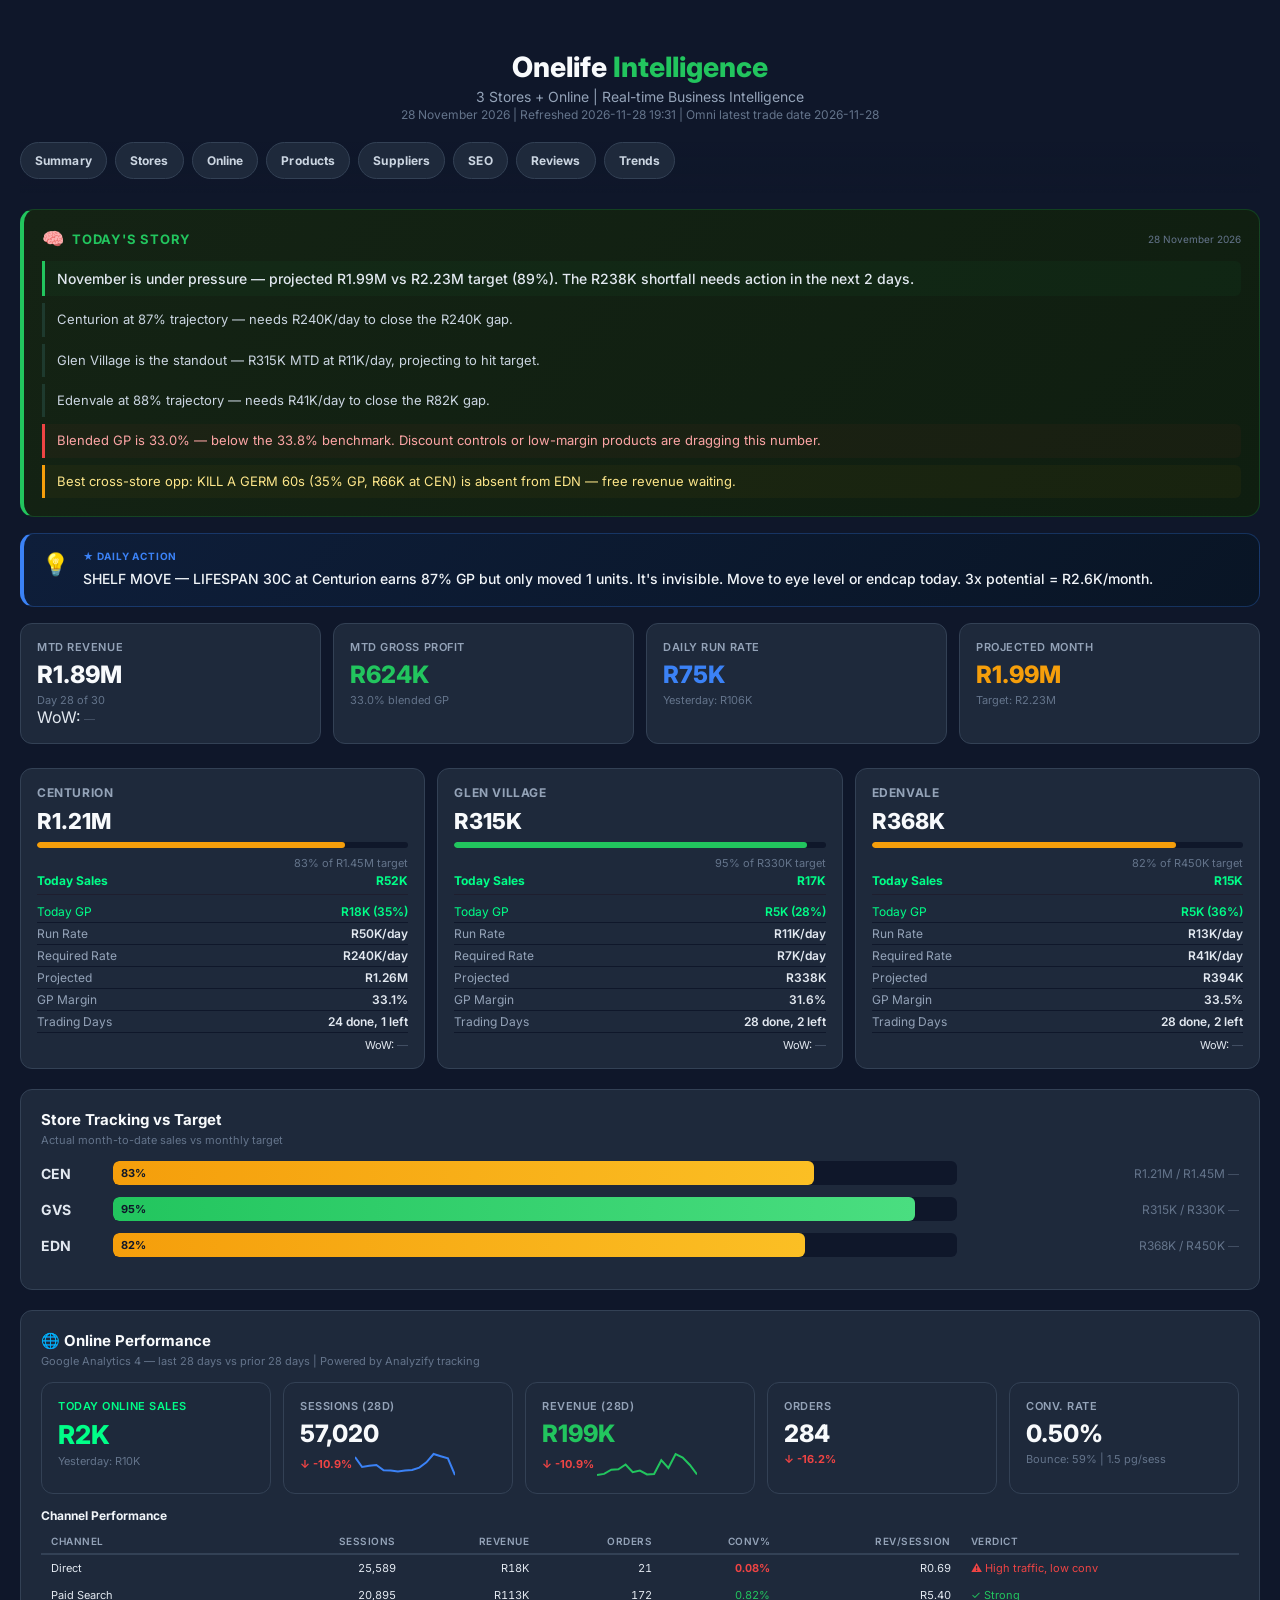
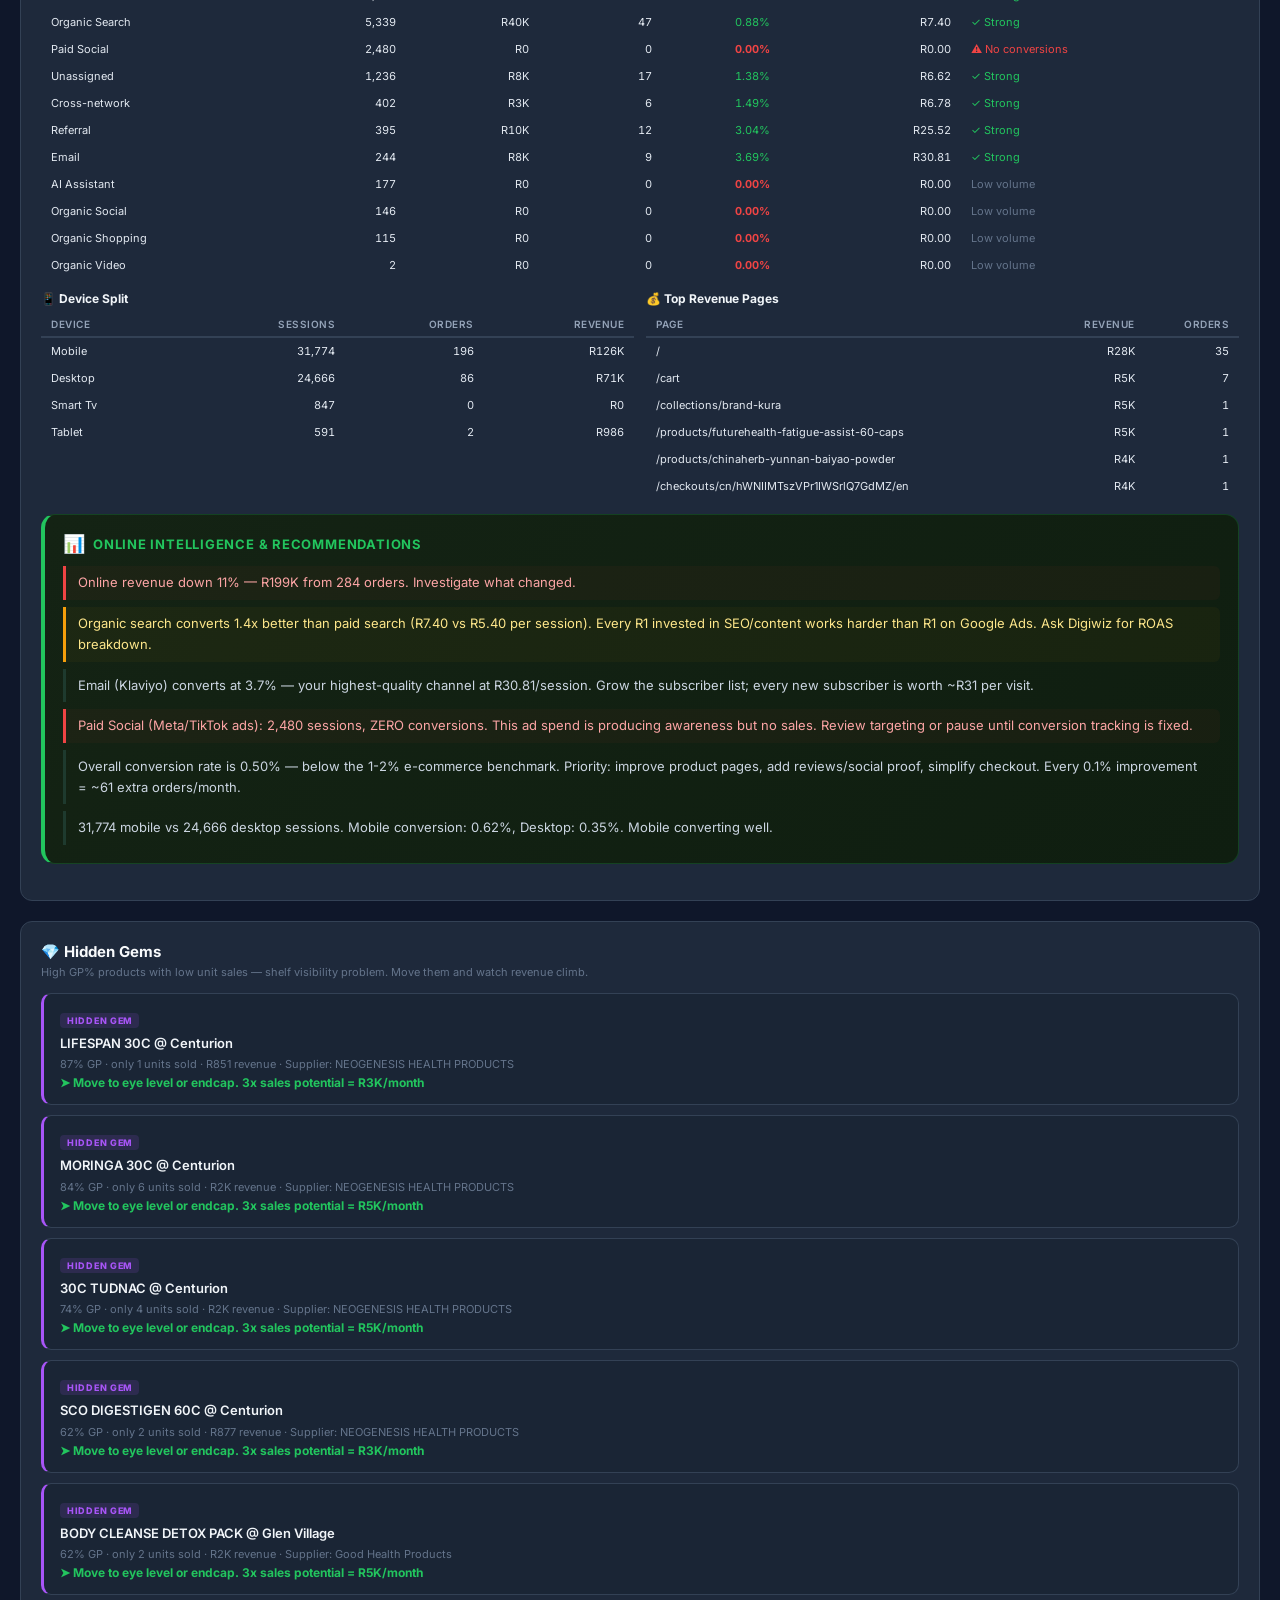
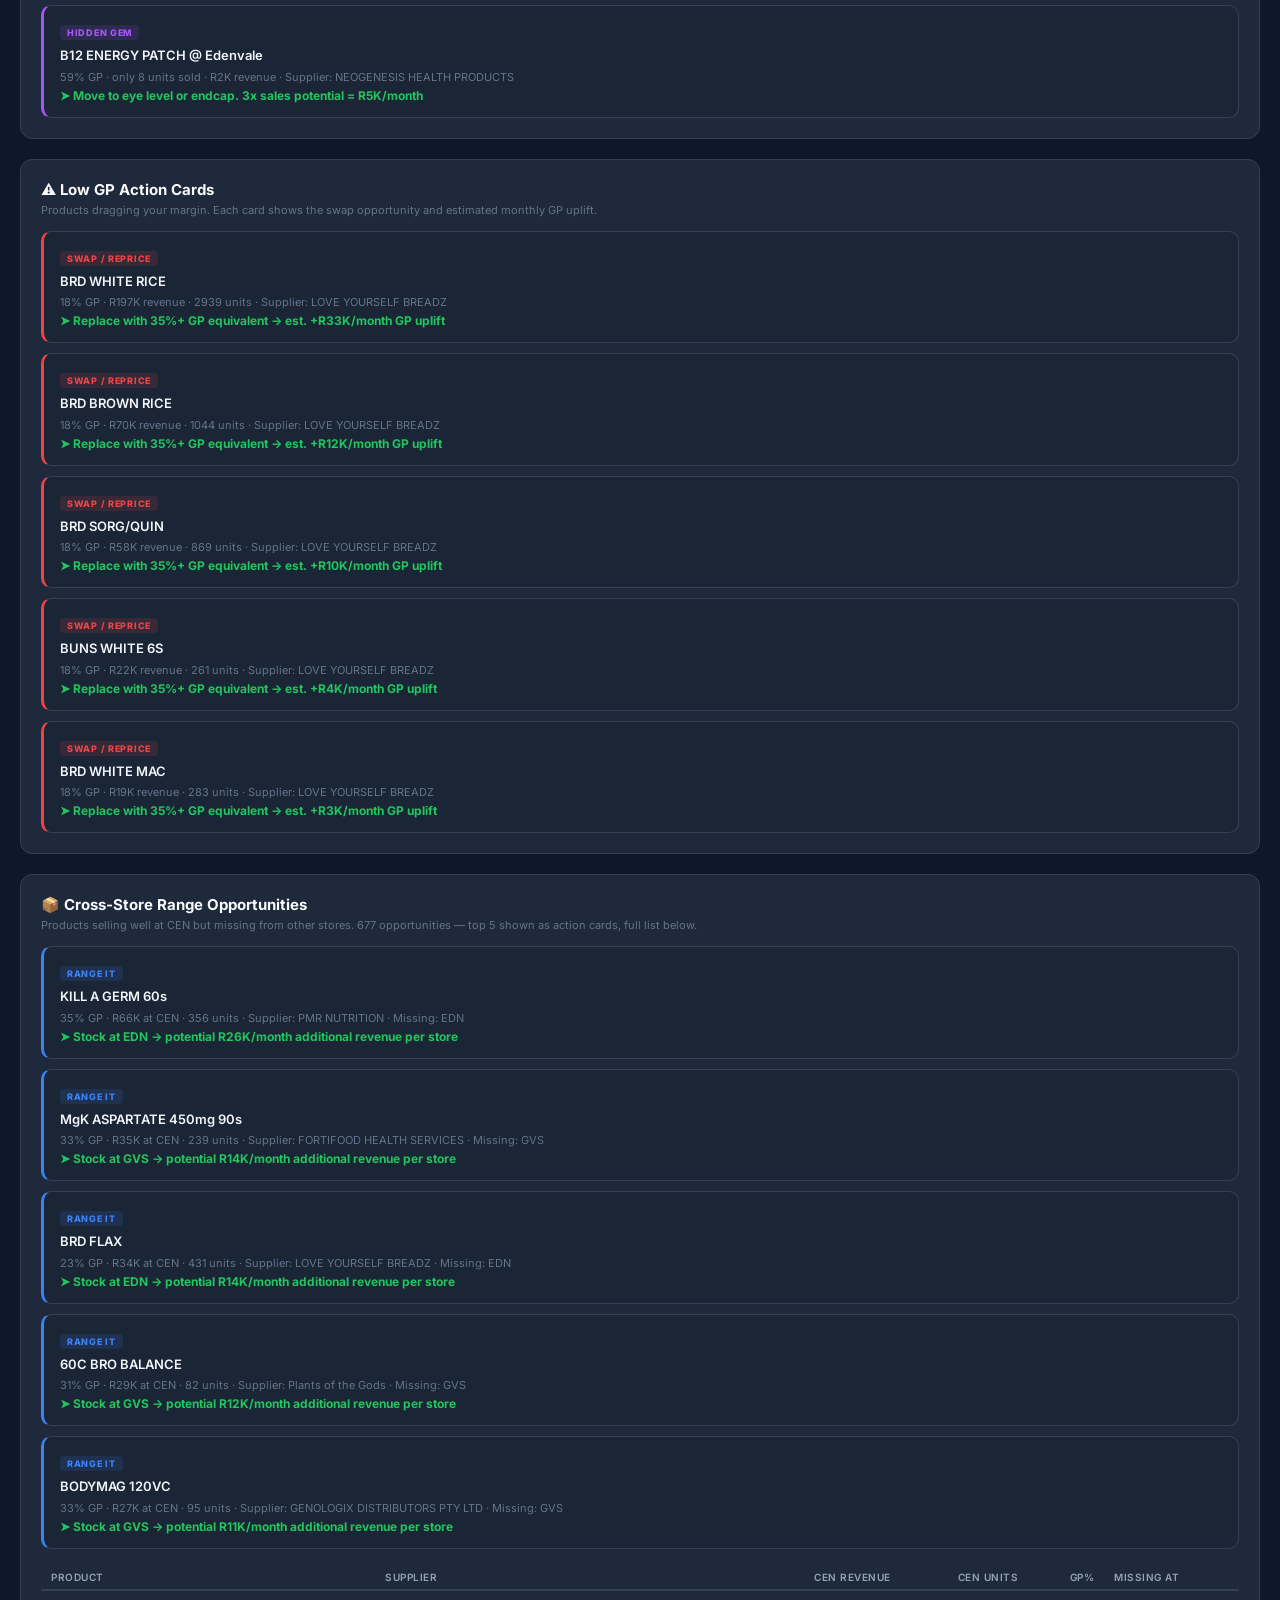
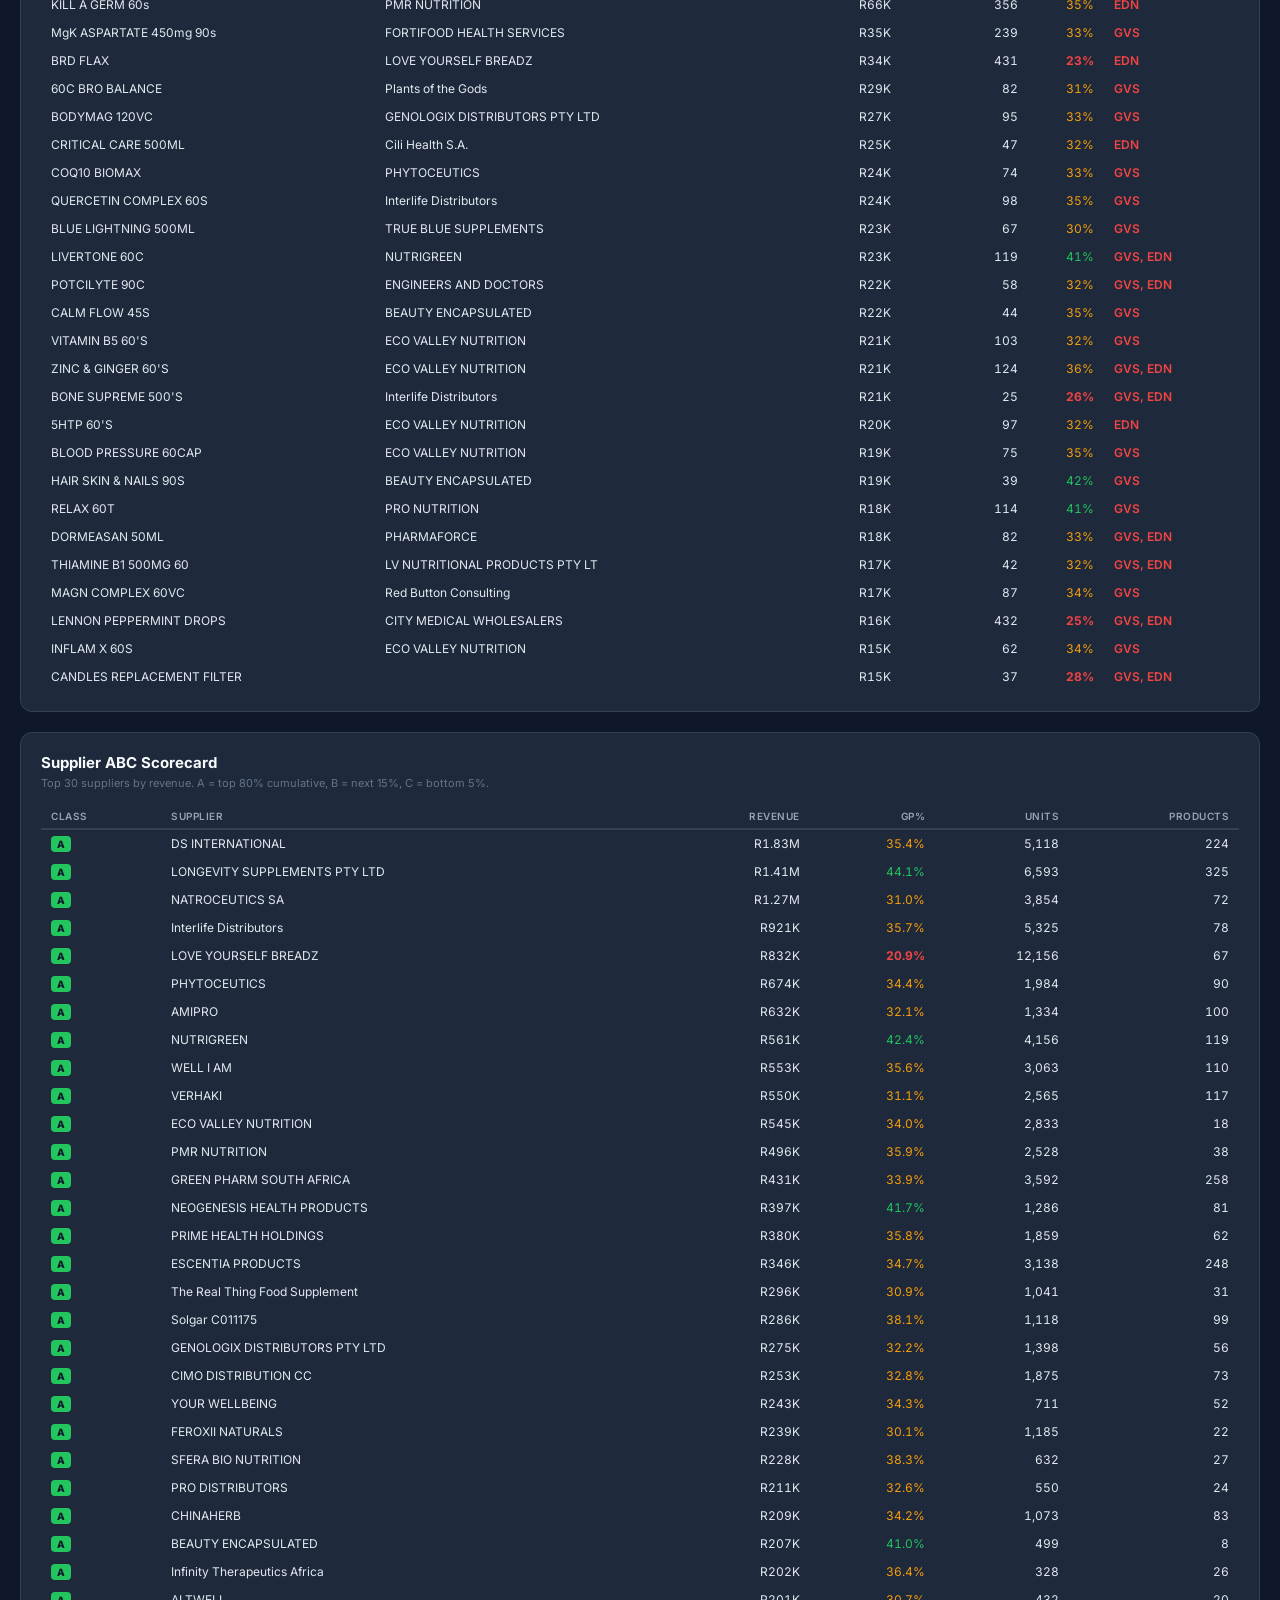
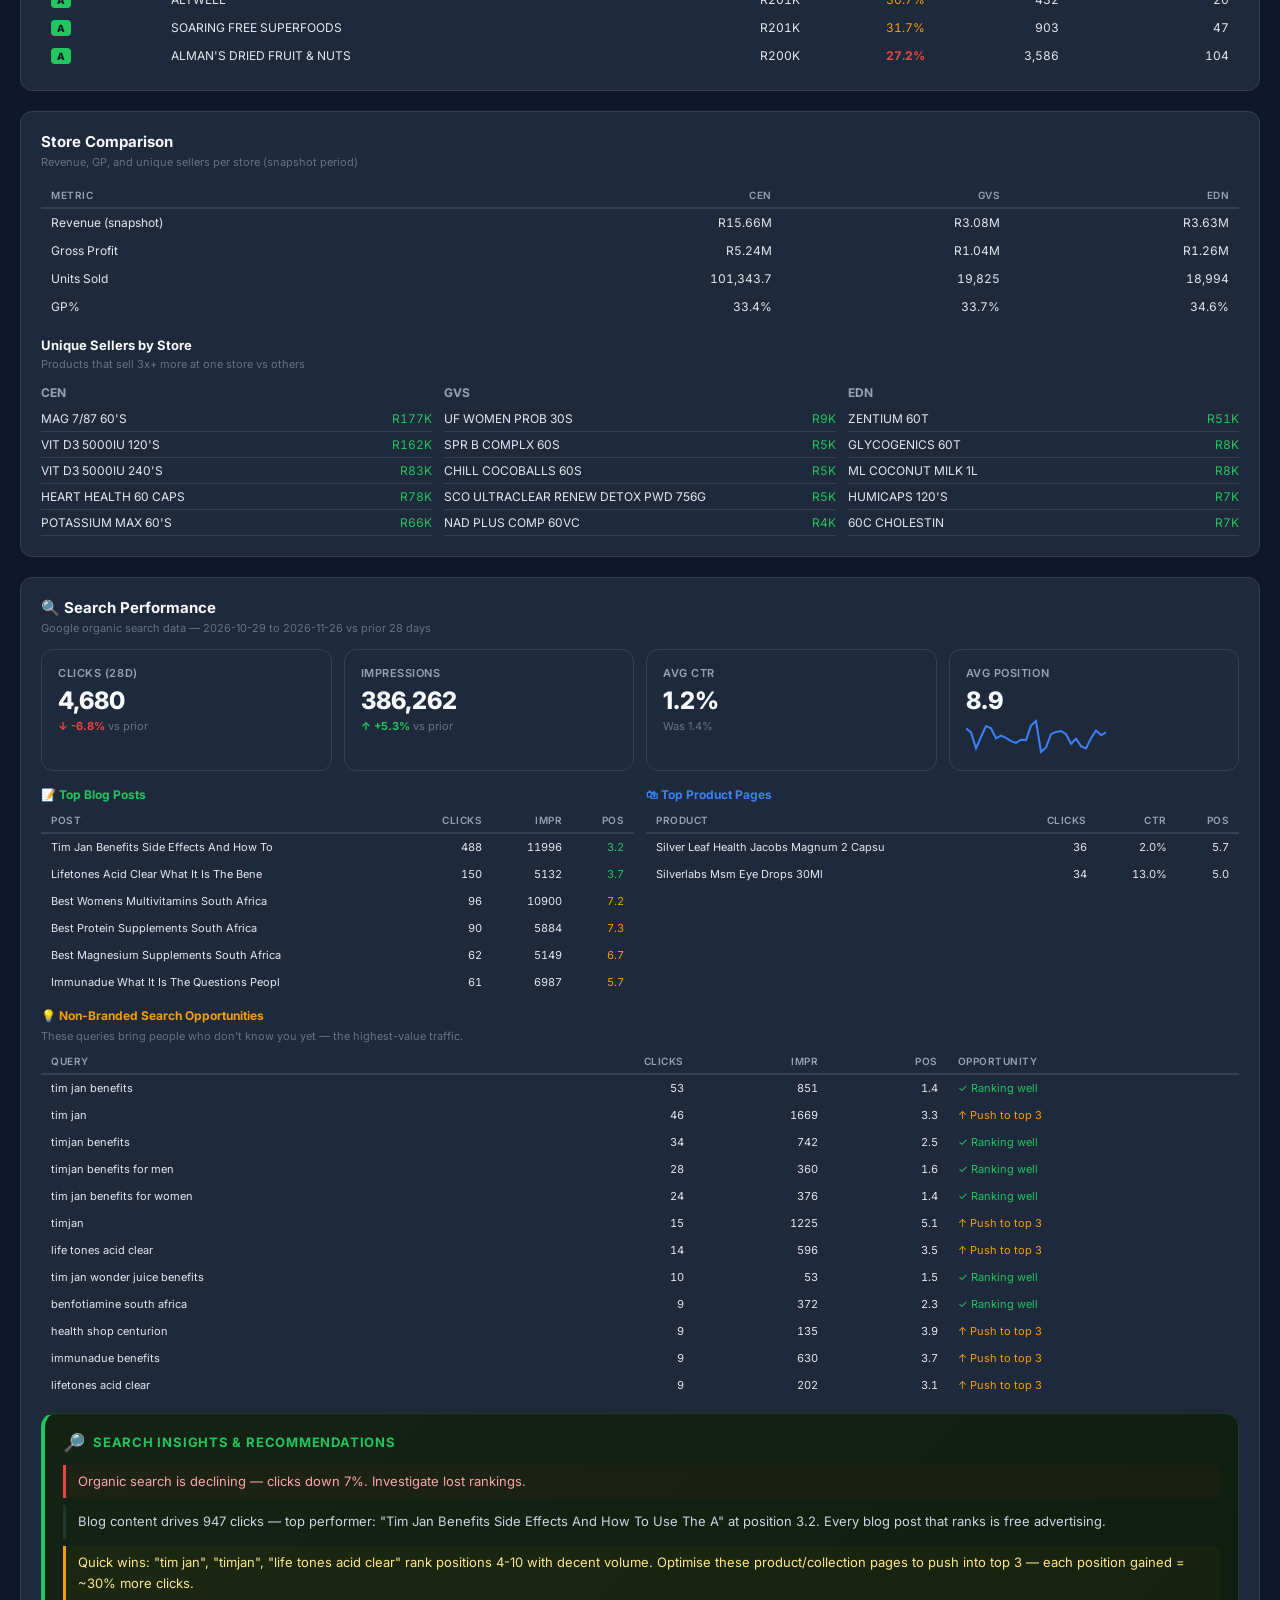
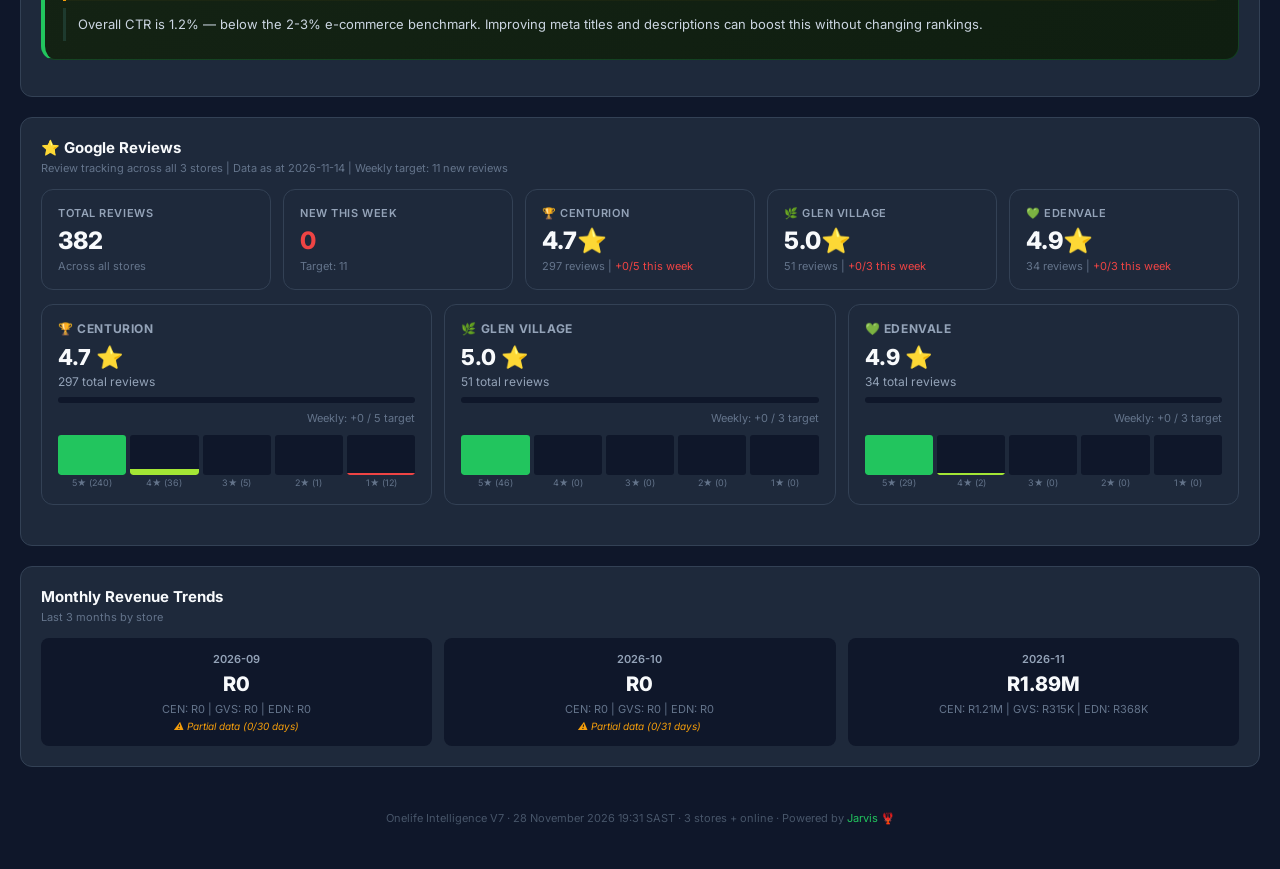
<file: index.html>
<!DOCTYPE html>
<html lang="en"><head>
<meta charset="UTF-8"><meta name="viewport" content="width=device-width, initial-scale=1.0">
<title>Onelife Intelligence | V8</title>
<link href="https://fonts.googleapis.com/css2?family=Inter:wght@400;500;600;700;800&display=swap" rel="stylesheet">
<style>

*{margin:0;padding:0;box-sizing:border-box}
body{font-family:'Inter',sans-serif;background:#0f172a;color:#e2e8f0;min-height:100vh}
html{scroll-behavior:smooth}
.container{max-width:1400px;margin:0 auto;padding:20px}
header{text-align:center;padding:30px 0 20px}
header h1{font-size:28px;font-weight:800;color:#f8fafc}
header h1 span{color:#22c55e}
header .sub{color:#94a3b8;font-size:14px;margin-top:4px}
header .date{color:#64748b;font-size:12px;margin-top:2px}
.quick-nav{position:sticky;top:10px;z-index:30;display:flex;gap:8px;overflow-x:auto;padding:0 0 14px;margin-bottom:16px;background:linear-gradient(180deg,rgba(15,23,42,.98),rgba(15,23,42,.92) 82%,rgba(15,23,42,0))}
.quick-nav::-webkit-scrollbar{display:none}
.quick-nav a{display:inline-flex;align-items:center;justify-content:center;white-space:nowrap;padding:10px 14px;border-radius:999px;border:1px solid #334155;background:#1e293b;color:#cbd5e1;text-decoration:none;font-size:12px;font-weight:700;letter-spacing:.01em}
.quick-nav a:hover{background:#22c55e;color:#0f172a;border-color:#22c55e}
.jump-target{scroll-margin-top:90px}

.kpi-strip{display:grid;grid-template-columns:repeat(auto-fit,minmax(160px,1fr));gap:12px;margin-bottom:24px}
.kpi{background:#1e293b;border:1px solid #334155;border-radius:12px;padding:16px}
.kpi .label{color:#94a3b8;font-size:11px;font-weight:600;text-transform:uppercase;letter-spacing:.05em}
.kpi .val{font-size:24px;font-weight:800;color:#f8fafc;margin:6px 0 4px}
.kpi .note{color:#64748b;font-size:11px}
.green{color:#22c55e!important} .red{color:#ef4444!important} .blue{color:#3b82f6!important} .yellow{color:#f59e0b!important} .grey{color:#94a3b8!important}

.card{background:#1e293b;border:1px solid #334155;border-radius:12px;padding:20px;margin-bottom:20px;overflow-x:auto}
.card h3{color:#f8fafc;font-size:15px;margin-bottom:4px}
.card .desc{color:#64748b;font-size:11px;margin-bottom:14px}

.narrative{background:linear-gradient(135deg,#1e293b,#1a2332);border:1px solid #334155;border-left:4px solid #22c55e;border-radius:12px;padding:20px;margin-bottom:20px}
.narrative h3{color:#22c55e;font-size:13px;margin-bottom:10px}
.narrative p{line-height:1.7;color:#cbd5e1;font-size:13px}

/* Store Detail Cards */
.store-grid{display:grid;grid-template-columns:repeat(3,1fr);gap:12px;margin-bottom:20px}
.store-card{background:#1e293b;border:1px solid #334155;border-radius:12px;padding:16px}
.store-card .sname{font-size:12px;font-weight:700;color:#94a3b8;text-transform:uppercase;letter-spacing:.05em;margin-bottom:8px}
.store-card .srev{font-size:22px;font-weight:800;color:#f8fafc;margin-bottom:4px}
.store-card .srow{display:flex;justify-content:space-between;font-size:12px;color:#94a3b8;padding:3px 0;border-bottom:1px solid #0f172a}
.store-card .srow .sv{color:#e2e8f0;font-weight:600}
.store-card .bar-mini{background:#0f172a;border-radius:4px;height:6px;margin:8px 0;overflow:hidden}
.store-card .bar-fill{height:100%;border-radius:4px}
.bar-fill.ok{background:#22c55e} .bar-fill.warn{background:#f59e0b} .bar-fill.bad{background:#ef4444}
.store-card .spct{font-size:11px;color:#64748b;text-align:right}
.store-card .highlight{color:#22c55e;font-weight:700}
.store-card .alert{color:#ef4444;font-weight:700}

.progress-row{display:flex;align-items:center;margin-bottom:12px}
.progress-row .sn{width:60px;font-weight:700;font-size:14px}
.progress-row .bar-wrap{flex:1;background:#0f172a;border-radius:6px;height:24px;margin:0 12px;overflow:hidden}
.progress-row .bar{height:100%;border-radius:6px;display:flex;align-items:center;padding-left:8px;font-size:11px;font-weight:700;color:#0f172a}
.bar.ok{background:linear-gradient(90deg,#22c55e,#4ade80)}
.bar.warn{background:linear-gradient(90deg,#f59e0b,#fbbf24)}
.bar.bad{background:linear-gradient(90deg,#ef4444,#f87171)}
.progress-row .spark{width:130px;text-align:center}
.progress-row .tgt{width:140px;text-align:right;color:#64748b;font-size:12px}

table{width:100%;border-collapse:collapse;font-size:12px}
th{text-align:left;color:#94a3b8;font-weight:600;font-size:10px;text-transform:uppercase;letter-spacing:.05em;padding:6px 10px;border-bottom:2px solid #334155}
td{padding:6px 10px;border-bottom:1px solid #1e293b22}
.card table tr:hover{background:#0f172a}
.num{text-align:right;font-variant-numeric:tabular-nums}
.miss{color:#ef4444;font-weight:600}
.gph{color:#22c55e} .gpm{color:#f59e0b} .gpl{color:#ef4444;font-weight:700}

.abc-a{background:#22c55e;color:#0f172a;padding:2px 6px;border-radius:4px;font-weight:800;font-size:10px}
.abc-b{background:#3b82f6;color:#f8fafc;padding:2px 6px;border-radius:4px;font-weight:800;font-size:10px}
.abc-c{background:#64748b;color:#f8fafc;padding:2px 6px;border-radius:4px;font-weight:800;font-size:10px}

.ugrid{display:grid;grid-template-columns:repeat(3,1fr);gap:12px}
.ustore h4{color:#94a3b8;font-size:12px;margin-bottom:6px}
.uitem{padding:5px 0;border-bottom:1px solid #334155;font-size:12px;display:flex;justify-content:space-between}
.uitem .num{color:#22c55e}
.dim{color:#475569}

.mgrid{display:grid;grid-template-columns:repeat(3,1fr);gap:12px;text-align:center}
.mcard{background:#0f172a;border-radius:8px;padding:14px}
.mcard .mo{color:#94a3b8;font-size:11px;font-weight:600}
.mcard .tot{font-size:20px;font-weight:800;color:#f8fafc;margin:6px 0}
.mcard .bd{font-size:11px;color:#64748b}
.mcard .incomplete{color:#f59e0b;font-size:10px;font-style:italic;margin-top:4px}

.data-warning{background:#1e293b;border:1px solid #f59e0b;border-radius:8px;padding:12px;margin-bottom:16px;font-size:12px;color:#fbbf24;display:flex;align-items:center;gap:8px}
.data-warning .icon{font-size:16px}

/* Today's Story */
.story-card{background:linear-gradient(135deg,#142314,#0f1e10);border:1px solid #22c55e33;border-left:4px solid #22c55e;border-radius:14px;padding:18px;margin-bottom:16px}
.story-header{display:flex;align-items:center;gap:8px;margin-bottom:12px}
.story-title{color:#22c55e;font-size:13px;font-weight:700;text-transform:uppercase;letter-spacing:.06em}
.story-date{color:#64748b;font-size:10px;margin-left:auto}
.story-sentences{display:flex;flex-direction:column;gap:7px}
.story-sentence{color:#cbd5e1;font-size:13px;line-height:1.65;padding:6px 12px;border-left:3px solid #1e3a2e;border-radius:0 6px 6px 0}
.story-sentence.lead{color:#e2e8f0;font-size:14px;font-weight:500;border-left-color:#22c55e;background:#22c55e0a}
.story-sentence.alert-sentence{border-left-color:#ef4444;color:#fca5a5;background:#ef44440a}
.story-sentence.opp-sentence{border-left-color:#f59e0b;color:#fde68a;background:#f59e0b0a}

/* Daily Action */
.daily-action{border-radius:14px;padding:16px 18px;margin-bottom:16px;display:flex;align-items:flex-start;gap:14px}
.daily-action.urgent{background:linear-gradient(135deg,#2d1515,#1c0d0d);border:1px solid #ef444444;border-left:4px solid #ef4444}
.daily-action.opportunity{background:linear-gradient(135deg,#0e1e3a,#091525);border:1px solid #3b82f644;border-left:4px solid #3b82f6}
.daily-action.margin{background:linear-gradient(135deg,#1e1a0a,#150f05);border:1px solid #f59e0b44;border-left:4px solid #f59e0b}
.da-icon{font-size:22px;flex-shrink:0;margin-top:1px}
.da-label{font-size:10px;font-weight:700;text-transform:uppercase;letter-spacing:.08em;margin-bottom:5px}
.urgent .da-label{color:#ef4444}.opportunity .da-label{color:#3b82f6}.margin .da-label{color:#f59e0b}
.da-text{color:#f1f5f9;font-size:14px;line-height:1.65;font-weight:500}

/* Action Cards (low GP / hidden gems) */
.action-cards{display:flex;flex-direction:column;gap:10px}
.action-card{border-radius:10px;padding:14px 16px;border:1px solid #334155;background:#1a2535}
.action-card.swap{border-left:3px solid #ef4444}
.action-card.gem{border-left:3px solid #a855f7}
.action-card.range{border-left:3px solid #3b82f6}
.ac-badge{display:inline-block;font-size:9px;font-weight:800;text-transform:uppercase;letter-spacing:.08em;padding:2px 7px;border-radius:4px;margin-bottom:6px}
.ac-badge.swap{background:#ef444422;color:#ef4444}.ac-badge.gem{background:#a855f722;color:#a855f7}.ac-badge.range{background:#3b82f622;color:#3b82f6}
.ac-title{color:#f1f5f9;font-size:13px;font-weight:600;line-height:1.5;margin-bottom:4px}
.ac-meta{color:#64748b;font-size:11px}
.ac-uplift{color:#22c55e;font-weight:700;font-size:12px;margin-top:4px}

/* WoW badge in store card */
.store-wow{text-align:right;margin-top:5px;font-size:11px}

footer{text-align:center;padding:24px 0;color:#475569;font-size:11px}
footer .lo{color:#22c55e}

@media(max-width:768px){
.kpi-strip{grid-template-columns:repeat(2,1fr)}
.ugrid,.mgrid,.store-grid{grid-template-columns:1fr}
.progress-row .spark{display:none}
div[style*="grid-template-columns:1fr 1fr"]{grid-template-columns:1fr!important}
.quick-nav{top:8px;padding-bottom:12px}
}

</style></head><body><div class="container">
<header><h1>Onelife <span>Intelligence</span></h1>
<div class="sub">3 Stores + Online | Real-time Business Intelligence</div>
<div class="date">28 November 2026 | Refreshed 2026-11-28 19:31 | Omni latest trade date 2026-11-28</div>
</header>
<nav class="quick-nav">
<a href="#summary">Summary</a>
<a href="#stores">Stores</a>
<a href="#online">Online</a>
<a href="#products">Products</a>
<a href="#suppliers">Suppliers</a>
<a href="#seo">SEO</a>
<a href="#reviews">Reviews</a>
<a href="#trends">Trends</a>
</nav>
<div id="summary" class="jump-target"></div>
<div class="story-card">
<div class="story-header"><span style="font-size:18px">&#x1f9e0;</span><span class="story-title">Today's Story</span><span class="story-date">28 November 2026</span></div>
<div class="story-sentences">
<div class="story-sentence lead">November is under pressure — projected R1.99M vs R2.23M target (89%). The R238K shortfall needs action in the next 2 days.</div>
<div class="story-sentence">Centurion at 87% trajectory — needs R240K/day to close the R240K gap.</div>
<div class="story-sentence">Glen Village is the standout — R315K MTD at R11K/day, projecting to hit target.</div>
<div class="story-sentence">Edenvale at 88% trajectory — needs R41K/day to close the R82K gap.</div>
<div class="story-sentence alert-sentence">Blended GP is 33.0% — below the 33.8% benchmark. Discount controls or low-margin products are dragging this number.</div>
<div class="story-sentence opp-sentence">Best cross-store opp: KILL A GERM 60s (35% GP, R66K at CEN) is absent from EDN — free revenue waiting.</div>
</div></div>
<div class="daily-action opportunity">
<div class="da-icon">&#x1f4a1;</div>
<div class="da-body">
<div class="da-label">&#x2605; Daily Action</div>
<div class="da-text">SHELF MOVE — LIFESPAN 30C at Centurion earns 87% GP but only moved 1 units. It's invisible. Move to eye level or endcap today. 3x potential = R2.6K/month.</div>
</div></div>
<div class="kpi-strip">
<div class="kpi"><div class="label">MTD Revenue</div><div class="val">R1.89M</div><div class="note">Day 28 of 30</div><div class="wow">WoW: <span style="color:#475569;font-size:11px">—</span></div></div>
<div class="kpi"><div class="label">MTD Gross Profit</div><div class="val green">R624K</div><div class="note">33.0% blended GP</div></div>
<div class="kpi"><div class="label">Daily Run Rate</div><div class="val blue">R75K</div><div class="note">Yesterday: R106K</div></div>
<div class="kpi"><div class="label">Projected Month</div><div class="val yellow">R1.99M</div><div class="note">Target: R2.23M</div></div>
</div>
<div id="stores" class="jump-target"></div>
<div class="store-grid">
<div class="store-card">
<div class="sname">Centurion</div>
<div class="srev">R1.21M</div>
<div class="bar-mini"><div class="bar-fill warn" style="width:83%"></div></div>
<div class="spct">83% of R1.45M target</div>
<div class="srow" style="border-bottom:1px solid #1e1e2e;padding-bottom:6px;margin-bottom:6px"><span style="color:#00ff88;font-weight:700">Today Sales</span><span class="sv" style="color:#00ff88;font-weight:700">R52K</span></div>
<div class="srow"><span style="color:#00ff88">Today GP</span><span class="sv" style="color:#00ff88">R18K (35%)</span></div>
<div class="srow"><span>Run Rate</span><span class="sv">R50K/day</span></div>
<div class="srow"><span>Required Rate</span><span class="sv ">R240K/day</span></div>
<div class="srow"><span>Projected</span><span class="sv">R1.26M</span></div>
<div class="srow"><span>GP Margin</span><span class="sv">33.1%</span></div>
<div class="srow"><span>Trading Days</span><span class="sv">24 done, 1 left</span></div>
<div class="store-wow">WoW: <span style="color:#475569;font-size:11px">—</span></div>
</div>
<div class="store-card">
<div class="sname">Glen Village</div>
<div class="srev">R315K</div>
<div class="bar-mini"><div class="bar-fill ok" style="width:95%"></div></div>
<div class="spct">95% of R330K target</div>
<div class="srow" style="border-bottom:1px solid #1e1e2e;padding-bottom:6px;margin-bottom:6px"><span style="color:#00ff88;font-weight:700">Today Sales</span><span class="sv" style="color:#00ff88;font-weight:700">R17K</span></div>
<div class="srow"><span style="color:#00ff88">Today GP</span><span class="sv" style="color:#00ff88">R5K (28%)</span></div>
<div class="srow"><span>Run Rate</span><span class="sv">R11K/day</span></div>
<div class="srow"><span>Required Rate</span><span class="sv highlight">R7K/day</span></div>
<div class="srow"><span>Projected</span><span class="sv">R338K</span></div>
<div class="srow"><span>GP Margin</span><span class="sv">31.6%</span></div>
<div class="srow"><span>Trading Days</span><span class="sv">28 done, 2 left</span></div>
<div class="store-wow">WoW: <span style="color:#475569;font-size:11px">—</span></div>
</div>
<div class="store-card">
<div class="sname">Edenvale</div>
<div class="srev">R368K</div>
<div class="bar-mini"><div class="bar-fill warn" style="width:82%"></div></div>
<div class="spct">82% of R450K target</div>
<div class="srow" style="border-bottom:1px solid #1e1e2e;padding-bottom:6px;margin-bottom:6px"><span style="color:#00ff88;font-weight:700">Today Sales</span><span class="sv" style="color:#00ff88;font-weight:700">R15K</span></div>
<div class="srow"><span style="color:#00ff88">Today GP</span><span class="sv" style="color:#00ff88">R5K (36%)</span></div>
<div class="srow"><span>Run Rate</span><span class="sv">R13K/day</span></div>
<div class="srow"><span>Required Rate</span><span class="sv ">R41K/day</span></div>
<div class="srow"><span>Projected</span><span class="sv">R394K</span></div>
<div class="srow"><span>GP Margin</span><span class="sv">33.5%</span></div>
<div class="srow"><span>Trading Days</span><span class="sv">28 done, 2 left</span></div>
<div class="store-wow">WoW: <span style="color:#475569;font-size:11px">—</span></div>
</div>
</div>
<div class="card"><h3>Store Tracking vs Target</h3><div class="desc">Actual month-to-date sales vs monthly target</div>
<div class="progress-row"><div class="sn">CEN</div>
<div class="bar-wrap"><div class="bar warn" style="width:83%">83%</div></div>
<div class="spark"></div>
<div class="tgt">R1.21M / R1.45M <span style="color:#475569;font-size:11px">—</span></div></div>
<div class="progress-row"><div class="sn">GVS</div>
<div class="bar-wrap"><div class="bar ok" style="width:95%">95%</div></div>
<div class="spark"></div>
<div class="tgt">R315K / R330K <span style="color:#475569;font-size:11px">—</span></div></div>
<div class="progress-row"><div class="sn">EDN</div>
<div class="bar-wrap"><div class="bar warn" style="width:82%">82%</div></div>
<div class="spark"></div>
<div class="tgt">R368K / R450K <span style="color:#475569;font-size:11px">—</span></div></div>
</div>
<div id="online" class="card jump-target"><h3>&#x1f310; Online Performance</h3>
<div class="desc">Google Analytics 4 — last 28 days vs prior 28 days | Powered by Analyzify tracking</div>
<div class="kpi-strip" style="margin-bottom:14px">
<div class="kpi"><div class="label" style="color:#00ff88">Today Online Sales</div><div class="val" style="color:#00ff88;font-size:26px">R2K</div><div class="note">Yesterday: R10K</div></div>
<div class="kpi"><div class="label">Sessions (28d)</div><div class="val">57,020</div><div class="note"><span style="color:#ef4444;font-size:11px;font-weight:700">↓&nbsp;-10.9%</span> <svg width="100" height="25" style="vertical-align:middle"><polyline points="0.0,5.1 7.1,15.0 14.3,13.8 21.4,13.0 28.6,18.3 35.7,18.6 42.9,19.5 50.0,18.6 57.1,18.0 64.3,15.6 71.4,10.3 78.6,2.0 85.7,4.2 92.9,6.3 100.0,23.0" fill="none" stroke="#3b82f6" stroke-width="2"/></svg></div></div>
<div class="kpi"><div class="label">Revenue (28d)</div><div class="val green">R199K</div><div class="note"><span style="color:#ef4444;font-size:11px;font-weight:700">↓&nbsp;-10.9%</span> <svg width="100" height="25" style="vertical-align:middle"><polyline points="0.0,23.0 7.1,21.9 14.3,17.7 21.4,17.3 28.6,12.5 35.7,20.2 42.9,18.6 50.0,22.5 57.1,22.0 64.3,8.2 71.4,16.0 78.6,2.0 85.7,5.5 92.9,13.0 100.0,22.5" fill="none" stroke="#22c55e" stroke-width="2"/></svg></div></div>
<div class="kpi"><div class="label">Orders</div><div class="val">284</div><div class="note"><span style="color:#ef4444;font-size:11px;font-weight:700">↓&nbsp;-16.2%</span></div></div>
<div class="kpi"><div class="label">Conv. Rate</div><div class="val">0.50%</div><div class="note">Bounce: 59% | 1.5 pg/sess</div></div>
</div>
<h4 style="color:#f1f5f9;font-size:12px;margin-bottom:6px">Channel Performance</h4>
<table style="font-size:11px"><thead><tr><th>Channel</th><th class="num">Sessions</th><th class="num">Revenue</th><th class="num">Orders</th><th class="num">Conv%</th><th class="num">Rev/Session</th><th>Verdict</th></tr></thead><tbody>
<tr><td>Direct</td><td class="num">25,589</td><td class="num">R18K</td><td class="num">21</td><td class="num gpl">0.08%</td><td class="num">R0.69</td><td><span style="color:#ef4444">&#x26a0; High traffic, low conv</span></td></tr>
<tr><td>Paid Search</td><td class="num">20,895</td><td class="num">R113K</td><td class="num">172</td><td class="num gph">0.82%</td><td class="num">R5.40</td><td><span style="color:#22c55e">&#x2713; Strong</span></td></tr>
<tr><td>Organic Search</td><td class="num">5,339</td><td class="num">R40K</td><td class="num">47</td><td class="num gph">0.88%</td><td class="num">R7.40</td><td><span style="color:#22c55e">&#x2713; Strong</span></td></tr>
<tr><td>Paid Social</td><td class="num">2,480</td><td class="num">R0</td><td class="num">0</td><td class="num gpl">0.00%</td><td class="num">R0.00</td><td><span style="color:#ef4444">&#x26a0; No conversions</span></td></tr>
<tr><td>Unassigned</td><td class="num">1,236</td><td class="num">R8K</td><td class="num">17</td><td class="num gph">1.38%</td><td class="num">R6.62</td><td><span style="color:#22c55e">&#x2713; Strong</span></td></tr>
<tr><td>Cross-network</td><td class="num">402</td><td class="num">R3K</td><td class="num">6</td><td class="num gph">1.49%</td><td class="num">R6.78</td><td><span style="color:#22c55e">&#x2713; Strong</span></td></tr>
<tr><td>Referral</td><td class="num">395</td><td class="num">R10K</td><td class="num">12</td><td class="num gph">3.04%</td><td class="num">R25.52</td><td><span style="color:#22c55e">&#x2713; Strong</span></td></tr>
<tr><td>Email</td><td class="num">244</td><td class="num">R8K</td><td class="num">9</td><td class="num gph">3.69%</td><td class="num">R30.81</td><td><span style="color:#22c55e">&#x2713; Strong</span></td></tr>
<tr><td>AI Assistant</td><td class="num">177</td><td class="num">R0</td><td class="num">0</td><td class="num gpl">0.00%</td><td class="num">R0.00</td><td><span style="color:#64748b">Low volume</span></td></tr>
<tr><td>Organic Social</td><td class="num">146</td><td class="num">R0</td><td class="num">0</td><td class="num gpl">0.00%</td><td class="num">R0.00</td><td><span style="color:#64748b">Low volume</span></td></tr>
<tr><td>Organic Shopping</td><td class="num">115</td><td class="num">R0</td><td class="num">0</td><td class="num gpl">0.00%</td><td class="num">R0.00</td><td><span style="color:#64748b">Low volume</span></td></tr>
<tr><td>Organic Video</td><td class="num">2</td><td class="num">R0</td><td class="num">0</td><td class="num gpl">0.00%</td><td class="num">R0.00</td><td><span style="color:#64748b">Low volume</span></td></tr>
</tbody></table>
<div style="display:grid;grid-template-columns:1fr 1fr;gap:12px;margin-top:12px">
<div>
<h4 style="color:#f1f5f9;font-size:12px;margin-bottom:6px">&#x1f4f1; Device Split</h4>
<table style="font-size:11px"><thead><tr><th>Device</th><th class="num">Sessions</th><th class="num">Orders</th><th class="num">Revenue</th></tr></thead><tbody>
<tr><td>Mobile</td><td class="num">31,774</td><td class="num">196</td><td class="num">R126K</td></tr>
<tr><td>Desktop</td><td class="num">24,666</td><td class="num">86</td><td class="num">R71K</td></tr>
<tr><td>Smart Tv</td><td class="num">847</td><td class="num">0</td><td class="num">R0</td></tr>
<tr><td>Tablet</td><td class="num">591</td><td class="num">2</td><td class="num">R986</td></tr>
</tbody></table></div>
<div>
<h4 style="color:#f1f5f9;font-size:12px;margin-bottom:6px">&#x1f4b0; Top Revenue Pages</h4>
<table style="font-size:11px"><thead><tr><th>Page</th><th class="num">Revenue</th><th class="num">Orders</th></tr></thead><tbody>
<tr><td>/</td><td class="num">R28K</td><td class="num">35</td></tr>
<tr><td>/cart</td><td class="num">R5K</td><td class="num">7</td></tr>
<tr><td>/collections/brand-kura</td><td class="num">R5K</td><td class="num">1</td></tr>
<tr><td>/products/futurehealth-fatigue-assist-60-caps</td><td class="num">R5K</td><td class="num">1</td></tr>
<tr><td>/products/chinaherb-yunnan-baiyao-powder</td><td class="num">R4K</td><td class="num">1</td></tr>
<tr><td>/checkouts/cn/hWNIIMTszVPr1IWSrlQ7GdMZ/en</td><td class="num">R4K</td><td class="num">1</td></tr>
</tbody></table></div>
</div>
<div class="story-card" style="margin-top:14px">
<div class="story-header"><span style="font-size:18px">&#x1f4ca;</span><span class="story-title">Online Intelligence &amp; Recommendations</span></div>
<div class="story-sentences">
<div class="story-sentence alert-sentence">Online revenue down 11% — R199K from 284 orders. Investigate what changed.</div>
<div class="story-sentence opp-sentence">Organic search converts 1.4x better than paid search (R7.40 vs R5.40 per session). Every R1 invested in SEO/content works harder than R1 on Google Ads. Ask Digiwiz for ROAS breakdown.</div>
<div class="story-sentence">Email (Klaviyo) converts at 3.7% — your highest-quality channel at R30.81/session. Grow the subscriber list; every new subscriber is worth ~R31 per visit.</div>
<div class="story-sentence alert-sentence">Paid Social (Meta/TikTok ads): 2,480 sessions, ZERO conversions. This ad spend is producing awareness but no sales. Review targeting or pause until conversion tracking is fixed.</div>
<div class="story-sentence">Overall conversion rate is 0.50% — below the 1-2% e-commerce benchmark. Priority: improve product pages, add reviews/social proof, simplify checkout. Every 0.1% improvement = ~61 extra orders/month.</div>
<div class="story-sentence">31,774 mobile vs 24,666 desktop sessions. Mobile conversion: 0.62%, Desktop: 0.35%. Mobile converting well.</div>
</div></div>
</div>
<div id="products" class="card jump-target"><h3>&#x1f48e; Hidden Gems</h3>
<div class="desc">High GP% products with low unit sales — shelf visibility problem. Move them and watch revenue climb.</div>
<div class="action-cards">
<div class="action-card gem">
<span class="ac-badge gem">Hidden Gem</span>
<div class="ac-title">LIFESPAN 30C @ Centurion</div>
<div class="ac-meta">87% GP &middot; only 1 units sold &middot; R851 revenue &middot; Supplier: NEOGENESIS HEALTH PRODUCTS</div>
<div class="ac-uplift">&#x27a4; Move to eye level or endcap. 3x sales potential = R3K/month</div>
</div>
<div class="action-card gem">
<span class="ac-badge gem">Hidden Gem</span>
<div class="ac-title">MORINGA 30C @ Centurion</div>
<div class="ac-meta">84% GP &middot; only 6 units sold &middot; R2K revenue &middot; Supplier: NEOGENESIS HEALTH PRODUCTS</div>
<div class="ac-uplift">&#x27a4; Move to eye level or endcap. 3x sales potential = R5K/month</div>
</div>
<div class="action-card gem">
<span class="ac-badge gem">Hidden Gem</span>
<div class="ac-title">30C TUDNAC @ Centurion</div>
<div class="ac-meta">74% GP &middot; only 4 units sold &middot; R2K revenue &middot; Supplier: NEOGENESIS HEALTH PRODUCTS</div>
<div class="ac-uplift">&#x27a4; Move to eye level or endcap. 3x sales potential = R5K/month</div>
</div>
<div class="action-card gem">
<span class="ac-badge gem">Hidden Gem</span>
<div class="ac-title">SCO DIGESTIGEN 60C @ Centurion</div>
<div class="ac-meta">62% GP &middot; only 2 units sold &middot; R877 revenue &middot; Supplier: NEOGENESIS HEALTH PRODUCTS</div>
<div class="ac-uplift">&#x27a4; Move to eye level or endcap. 3x sales potential = R3K/month</div>
</div>
<div class="action-card gem">
<span class="ac-badge gem">Hidden Gem</span>
<div class="ac-title">BODY CLEANSE DETOX PACK @ Glen Village</div>
<div class="ac-meta">62% GP &middot; only 2 units sold &middot; R2K revenue &middot; Supplier: Good Health Products</div>
<div class="ac-uplift">&#x27a4; Move to eye level or endcap. 3x sales potential = R5K/month</div>
</div>
<div class="action-card gem">
<span class="ac-badge gem">Hidden Gem</span>
<div class="ac-title">B12 ENERGY PATCH @ Edenvale</div>
<div class="ac-meta">59% GP &middot; only 8 units sold &middot; R2K revenue &middot; Supplier: NEOGENESIS HEALTH PRODUCTS</div>
<div class="ac-uplift">&#x27a4; Move to eye level or endcap. 3x sales potential = R5K/month</div>
</div>
</div></div>
<div class="card"><h3>&#x26a0;&#xfe0f; Low GP Action Cards</h3>
<div class="desc">Products dragging your margin. Each card shows the swap opportunity and estimated monthly GP uplift.</div>
<div class="action-cards">
<div class="action-card swap">
<span class="ac-badge swap">Swap / Reprice</span>
<div class="ac-title">BRD WHITE RICE</div>
<div class="ac-meta">18% GP &middot; R197K revenue &middot; 2939 units &middot; Supplier: LOVE YOURSELF BREADZ</div>
<div class="ac-uplift">&#x27a4; Replace with 35%+ GP equivalent &rarr; est. +R33K/month GP uplift</div>
</div>
<div class="action-card swap">
<span class="ac-badge swap">Swap / Reprice</span>
<div class="ac-title">BRD BROWN RICE</div>
<div class="ac-meta">18% GP &middot; R70K revenue &middot; 1044 units &middot; Supplier: LOVE YOURSELF BREADZ</div>
<div class="ac-uplift">&#x27a4; Replace with 35%+ GP equivalent &rarr; est. +R12K/month GP uplift</div>
</div>
<div class="action-card swap">
<span class="ac-badge swap">Swap / Reprice</span>
<div class="ac-title">BRD SORG/QUIN</div>
<div class="ac-meta">18% GP &middot; R58K revenue &middot; 869 units &middot; Supplier: LOVE YOURSELF BREADZ</div>
<div class="ac-uplift">&#x27a4; Replace with 35%+ GP equivalent &rarr; est. +R10K/month GP uplift</div>
</div>
<div class="action-card swap">
<span class="ac-badge swap">Swap / Reprice</span>
<div class="ac-title">BUNS WHITE  6S</div>
<div class="ac-meta">18% GP &middot; R22K revenue &middot; 261 units &middot; Supplier: LOVE YOURSELF BREADZ</div>
<div class="ac-uplift">&#x27a4; Replace with 35%+ GP equivalent &rarr; est. +R4K/month GP uplift</div>
</div>
<div class="action-card swap">
<span class="ac-badge swap">Swap / Reprice</span>
<div class="ac-title">BRD WHITE MAC</div>
<div class="ac-meta">18% GP &middot; R19K revenue &middot; 283 units &middot; Supplier: LOVE YOURSELF BREADZ</div>
<div class="ac-uplift">&#x27a4; Replace with 35%+ GP equivalent &rarr; est. +R3K/month GP uplift</div>
</div>
</div></div>
<div class="card"><h3>&#x1f4e6; Cross-Store Range Opportunities</h3>
<div class="desc">Products selling well at CEN but missing from other stores. 677 opportunities — top 5 shown as action cards, full list below.</div>
<div class="action-cards" style="margin-bottom:16px">
<div class="action-card range">
<span class="ac-badge range">Range It</span>
<div class="ac-title">KILL A GERM 60s</div>
<div class="ac-meta">35% GP &middot; R66K at CEN &middot; 356 units &middot; Supplier: PMR NUTRITION &middot; Missing: EDN</div>
<div class="ac-uplift">&#x27a4; Stock at EDN &rarr; potential R26K/month additional revenue per store</div>
</div>
<div class="action-card range">
<span class="ac-badge range">Range It</span>
<div class="ac-title">MgK ASPARTATE 450mg 90s</div>
<div class="ac-meta">33% GP &middot; R35K at CEN &middot; 239 units &middot; Supplier: FORTIFOOD HEALTH SERVICES &middot; Missing: GVS</div>
<div class="ac-uplift">&#x27a4; Stock at GVS &rarr; potential R14K/month additional revenue per store</div>
</div>
<div class="action-card range">
<span class="ac-badge range">Range It</span>
<div class="ac-title">BRD FLAX</div>
<div class="ac-meta">23% GP &middot; R34K at CEN &middot; 431 units &middot; Supplier: LOVE YOURSELF BREADZ &middot; Missing: EDN</div>
<div class="ac-uplift">&#x27a4; Stock at EDN &rarr; potential R14K/month additional revenue per store</div>
</div>
<div class="action-card range">
<span class="ac-badge range">Range It</span>
<div class="ac-title">60C BRO BALANCE</div>
<div class="ac-meta">31% GP &middot; R29K at CEN &middot; 82 units &middot; Supplier: Plants of the Gods &middot; Missing: GVS</div>
<div class="ac-uplift">&#x27a4; Stock at GVS &rarr; potential R12K/month additional revenue per store</div>
</div>
<div class="action-card range">
<span class="ac-badge range">Range It</span>
<div class="ac-title">BODYMAG 120VC</div>
<div class="ac-meta">33% GP &middot; R27K at CEN &middot; 95 units &middot; Supplier: GENOLOGIX DISTRIBUTORS PTY LTD &middot; Missing: GVS</div>
<div class="ac-uplift">&#x27a4; Stock at GVS &rarr; potential R11K/month additional revenue per store</div>
</div>
</div>
<table><thead><tr><th>Product</th><th>Supplier</th><th class="num">CEN Revenue</th><th class="num">CEN Units</th><th class="num">GP%</th><th>Missing At</th></tr></thead><tbody>
<tr><td>KILL A GERM 60s</td><td>PMR NUTRITION</td><td class="num">R66K</td><td class="num">356</td><td class="num gpm">35%</td><td class="miss">EDN</td></tr>
<tr><td>MgK ASPARTATE 450mg 90s</td><td>FORTIFOOD HEALTH SERVICES</td><td class="num">R35K</td><td class="num">239</td><td class="num gpm">33%</td><td class="miss">GVS</td></tr>
<tr><td>BRD FLAX</td><td>LOVE YOURSELF BREADZ</td><td class="num">R34K</td><td class="num">431</td><td class="num gpl">23%</td><td class="miss">EDN</td></tr>
<tr><td>60C BRO BALANCE</td><td>Plants of the Gods</td><td class="num">R29K</td><td class="num">82</td><td class="num gpm">31%</td><td class="miss">GVS</td></tr>
<tr><td>BODYMAG 120VC</td><td>GENOLOGIX DISTRIBUTORS PTY LTD</td><td class="num">R27K</td><td class="num">95</td><td class="num gpm">33%</td><td class="miss">GVS</td></tr>
<tr><td>CRITICAL CARE 500ML</td><td>Cili Health S.A.</td><td class="num">R25K</td><td class="num">47</td><td class="num gpm">32%</td><td class="miss">EDN</td></tr>
<tr><td>COQ10 BIOMAX</td><td>PHYTOCEUTICS</td><td class="num">R24K</td><td class="num">74</td><td class="num gpm">33%</td><td class="miss">GVS</td></tr>
<tr><td>QUERCETIN COMPLEX 60S</td><td>Interlife Distributors</td><td class="num">R24K</td><td class="num">98</td><td class="num gpm">35%</td><td class="miss">GVS</td></tr>
<tr><td>BLUE LIGHTNING 500ML</td><td>TRUE BLUE SUPPLEMENTS</td><td class="num">R23K</td><td class="num">67</td><td class="num gpm">30%</td><td class="miss">GVS</td></tr>
<tr><td>LIVERTONE 60C</td><td>NUTRIGREEN</td><td class="num">R23K</td><td class="num">119</td><td class="num gph">41%</td><td class="miss">GVS, EDN</td></tr>
<tr><td>POTCILYTE 90C</td><td>ENGINEERS AND DOCTORS</td><td class="num">R22K</td><td class="num">58</td><td class="num gpm">32%</td><td class="miss">GVS, EDN</td></tr>
<tr><td>CALM FLOW 45S</td><td>BEAUTY ENCAPSULATED</td><td class="num">R22K</td><td class="num">44</td><td class="num gpm">35%</td><td class="miss">GVS</td></tr>
<tr><td>VITAMIN B5 60'S</td><td>ECO VALLEY NUTRITION</td><td class="num">R21K</td><td class="num">103</td><td class="num gpm">32%</td><td class="miss">GVS</td></tr>
<tr><td>ZINC &amp; GINGER 60'S</td><td>ECO VALLEY NUTRITION</td><td class="num">R21K</td><td class="num">124</td><td class="num gpm">36%</td><td class="miss">GVS, EDN</td></tr>
<tr><td>BONE SUPREME 500'S</td><td>Interlife Distributors</td><td class="num">R21K</td><td class="num">25</td><td class="num gpl">26%</td><td class="miss">GVS, EDN</td></tr>
<tr><td>5HTP 60'S</td><td>ECO VALLEY NUTRITION</td><td class="num">R20K</td><td class="num">97</td><td class="num gpm">32%</td><td class="miss">EDN</td></tr>
<tr><td>BLOOD PRESSURE 60CAP</td><td>ECO VALLEY NUTRITION</td><td class="num">R19K</td><td class="num">75</td><td class="num gpm">35%</td><td class="miss">GVS</td></tr>
<tr><td>HAIR SKIN &amp; NAILS 90S</td><td>BEAUTY ENCAPSULATED</td><td class="num">R19K</td><td class="num">39</td><td class="num gph">42%</td><td class="miss">GVS</td></tr>
<tr><td>RELAX 60T</td><td>PRO NUTRITION</td><td class="num">R18K</td><td class="num">114</td><td class="num gph">41%</td><td class="miss">GVS</td></tr>
<tr><td>DORMEASAN 50ML</td><td>PHARMAFORCE</td><td class="num">R18K</td><td class="num">82</td><td class="num gpm">33%</td><td class="miss">GVS, EDN</td></tr>
<tr><td>THIAMINE B1 500MG 60</td><td>LV NUTRITIONAL PRODUCTS PTY LT</td><td class="num">R17K</td><td class="num">42</td><td class="num gpm">32%</td><td class="miss">GVS, EDN</td></tr>
<tr><td>MAGN COMPLEX 60VC</td><td>Red Button Consulting</td><td class="num">R17K</td><td class="num">87</td><td class="num gpm">34%</td><td class="miss">GVS</td></tr>
<tr><td>LENNON PEPPERMINT DROPS</td><td>CITY MEDICAL WHOLESALERS</td><td class="num">R16K</td><td class="num">432</td><td class="num gpl">25%</td><td class="miss">GVS, EDN</td></tr>
<tr><td>INFLAM X 60S</td><td>ECO VALLEY NUTRITION</td><td class="num">R15K</td><td class="num">62</td><td class="num gpm">34%</td><td class="miss">GVS</td></tr>
<tr><td>CANDLES REPLACEMENT FILTER</td><td></td><td class="num">R15K</td><td class="num">37</td><td class="num gpl">28%</td><td class="miss">GVS, EDN</td></tr>
</tbody></table></div>
<div id="suppliers" class="card jump-target"><h3>Supplier ABC Scorecard</h3>
<div class="desc">Top 30 suppliers by revenue. A = top 80% cumulative, B = next 15%, C = bottom 5%.</div>
<table><thead><tr><th>Class</th><th>Supplier</th><th class="num">Revenue</th><th class="num">GP%</th><th class="num">Units</th><th class="num">Products</th></tr></thead><tbody>
<tr><td><span class="abc-a">A</span></td><td>DS INTERNATIONAL</td><td class="num">R1.83M</td><td class="num gpm">35.4%</td><td class="num">5,118</td><td class="num">224</td></tr>
<tr><td><span class="abc-a">A</span></td><td>LONGEVITY SUPPLEMENTS PTY LTD</td><td class="num">R1.41M</td><td class="num gph">44.1%</td><td class="num">6,593</td><td class="num">325</td></tr>
<tr><td><span class="abc-a">A</span></td><td>NATROCEUTICS SA</td><td class="num">R1.27M</td><td class="num gpm">31.0%</td><td class="num">3,854</td><td class="num">72</td></tr>
<tr><td><span class="abc-a">A</span></td><td>Interlife Distributors</td><td class="num">R921K</td><td class="num gpm">35.7%</td><td class="num">5,325</td><td class="num">78</td></tr>
<tr><td><span class="abc-a">A</span></td><td>LOVE YOURSELF BREADZ</td><td class="num">R832K</td><td class="num gpl">20.9%</td><td class="num">12,156</td><td class="num">67</td></tr>
<tr><td><span class="abc-a">A</span></td><td>PHYTOCEUTICS</td><td class="num">R674K</td><td class="num gpm">34.4%</td><td class="num">1,984</td><td class="num">90</td></tr>
<tr><td><span class="abc-a">A</span></td><td>AMIPRO</td><td class="num">R632K</td><td class="num gpm">32.1%</td><td class="num">1,334</td><td class="num">100</td></tr>
<tr><td><span class="abc-a">A</span></td><td>NUTRIGREEN</td><td class="num">R561K</td><td class="num gph">42.4%</td><td class="num">4,156</td><td class="num">119</td></tr>
<tr><td><span class="abc-a">A</span></td><td>WELL I AM</td><td class="num">R553K</td><td class="num gpm">35.6%</td><td class="num">3,063</td><td class="num">110</td></tr>
<tr><td><span class="abc-a">A</span></td><td>VERHAKI</td><td class="num">R550K</td><td class="num gpm">31.1%</td><td class="num">2,565</td><td class="num">117</td></tr>
<tr><td><span class="abc-a">A</span></td><td>ECO VALLEY NUTRITION</td><td class="num">R545K</td><td class="num gpm">34.0%</td><td class="num">2,833</td><td class="num">18</td></tr>
<tr><td><span class="abc-a">A</span></td><td>PMR NUTRITION</td><td class="num">R496K</td><td class="num gpm">35.9%</td><td class="num">2,528</td><td class="num">38</td></tr>
<tr><td><span class="abc-a">A</span></td><td>GREEN PHARM SOUTH AFRICA</td><td class="num">R431K</td><td class="num gpm">33.9%</td><td class="num">3,592</td><td class="num">258</td></tr>
<tr><td><span class="abc-a">A</span></td><td>NEOGENESIS HEALTH PRODUCTS</td><td class="num">R397K</td><td class="num gph">41.7%</td><td class="num">1,286</td><td class="num">81</td></tr>
<tr><td><span class="abc-a">A</span></td><td>PRIME HEALTH HOLDINGS</td><td class="num">R380K</td><td class="num gpm">35.8%</td><td class="num">1,859</td><td class="num">62</td></tr>
<tr><td><span class="abc-a">A</span></td><td>ESCENTIA PRODUCTS</td><td class="num">R346K</td><td class="num gpm">34.7%</td><td class="num">3,138</td><td class="num">248</td></tr>
<tr><td><span class="abc-a">A</span></td><td>The Real Thing Food Supplement</td><td class="num">R296K</td><td class="num gpm">30.9%</td><td class="num">1,041</td><td class="num">31</td></tr>
<tr><td><span class="abc-a">A</span></td><td>Solgar C011175</td><td class="num">R286K</td><td class="num gpm">38.1%</td><td class="num">1,118</td><td class="num">99</td></tr>
<tr><td><span class="abc-a">A</span></td><td>GENOLOGIX DISTRIBUTORS PTY LTD</td><td class="num">R275K</td><td class="num gpm">32.2%</td><td class="num">1,398</td><td class="num">56</td></tr>
<tr><td><span class="abc-a">A</span></td><td>CIMO DISTRIBUTION CC</td><td class="num">R253K</td><td class="num gpm">32.8%</td><td class="num">1,875</td><td class="num">73</td></tr>
<tr><td><span class="abc-a">A</span></td><td>YOUR WELLBEING</td><td class="num">R243K</td><td class="num gpm">34.3%</td><td class="num">711</td><td class="num">52</td></tr>
<tr><td><span class="abc-a">A</span></td><td>FEROXII NATURALS</td><td class="num">R239K</td><td class="num gpm">30.1%</td><td class="num">1,185</td><td class="num">22</td></tr>
<tr><td><span class="abc-a">A</span></td><td>SFERA BIO NUTRITION</td><td class="num">R228K</td><td class="num gpm">38.3%</td><td class="num">632</td><td class="num">27</td></tr>
<tr><td><span class="abc-a">A</span></td><td>PRO DISTRIBUTORS</td><td class="num">R211K</td><td class="num gpm">32.6%</td><td class="num">550</td><td class="num">24</td></tr>
<tr><td><span class="abc-a">A</span></td><td>CHINAHERB</td><td class="num">R209K</td><td class="num gpm">34.2%</td><td class="num">1,073</td><td class="num">83</td></tr>
<tr><td><span class="abc-a">A</span></td><td>BEAUTY ENCAPSULATED</td><td class="num">R207K</td><td class="num gph">41.0%</td><td class="num">499</td><td class="num">8</td></tr>
<tr><td><span class="abc-a">A</span></td><td>Infinity Therapeutics Africa</td><td class="num">R202K</td><td class="num gpm">36.4%</td><td class="num">328</td><td class="num">26</td></tr>
<tr><td><span class="abc-a">A</span></td><td>ALTWELL</td><td class="num">R201K</td><td class="num gpm">30.7%</td><td class="num">432</td><td class="num">20</td></tr>
<tr><td><span class="abc-a">A</span></td><td>SOARING FREE SUPERFOODS</td><td class="num">R201K</td><td class="num gpm">31.7%</td><td class="num">903</td><td class="num">47</td></tr>
<tr><td><span class="abc-a">A</span></td><td>ALMAN'S DRIED FRUIT & NUTS</td><td class="num">R200K</td><td class="num gpl">27.2%</td><td class="num">3,586</td><td class="num">104</td></tr>
</tbody></table></div>
<div class="card"><h3>Store Comparison</h3><div class="desc">Revenue, GP, and unique sellers per store (snapshot period)</div>
<table><thead><tr><th>Metric</th><th class="num">CEN</th><th class="num">GVS</th><th class="num">EDN</th></tr></thead><tbody>
<tr><td>Revenue (snapshot)</td><td class="num">R15.66M</td><td class="num">R3.08M</td><td class="num">R3.63M</td></tr>
<tr><td>Gross Profit</td><td class="num">R5.24M</td><td class="num">R1.04M</td><td class="num">R1.26M</td></tr>
<tr><td>Units Sold</td><td class="num">101,343.7</td><td class="num">19,825</td><td class="num">18,994</td></tr>
<tr><td>GP%</td><td class="num">33.4%</td><td class="num">33.7%</td><td class="num">34.6%</td></tr>
</tbody></table>
<h3 style="margin-top:16px;color:#f8fafc;font-size:13px">Unique Sellers by Store</h3>
<div class="desc">Products that sell 3x+ more at one store vs others</div>
<div class="ugrid">
<div class="ustore"><h4>CEN</h4>
<div class="uitem">MAG 7/87 60'S <span class="num">R177K</span></div>
<div class="uitem">VIT D3 5000IU 120'S <span class="num">R162K</span></div>
<div class="uitem">VIT D3 5000IU 240'S <span class="num">R83K</span></div>
<div class="uitem">HEART HEALTH 60 CAPS <span class="num">R78K</span></div>
<div class="uitem">POTASSIUM MAX 60'S <span class="num">R66K</span></div>
</div>
<div class="ustore"><h4>GVS</h4>
<div class="uitem">UF WOMEN PROB 30S <span class="num">R9K</span></div>
<div class="uitem">SPR B COMPLX 60S <span class="num">R5K</span></div>
<div class="uitem">CHILL COCOBALLS  60S <span class="num">R5K</span></div>
<div class="uitem">SCO ULTRACLEAR RENEW DETOX PWD 756G <span class="num">R5K</span></div>
<div class="uitem">NAD PLUS COMP 60VC <span class="num">R4K</span></div>
</div>
<div class="ustore"><h4>EDN</h4>
<div class="uitem">ZENTIUM 60T <span class="num">R51K</span></div>
<div class="uitem">GLYCOGENICS 60T <span class="num">R8K</span></div>
<div class="uitem">ML COCONUT MILK 1L <span class="num">R8K</span></div>
<div class="uitem">HUMICAPS 120'S <span class="num">R7K</span></div>
<div class="uitem">60C CHOLESTIN <span class="num">R7K</span></div>
</div>
</div></div>
<div id="seo" class="card jump-target"><h3>&#x1f50d; Search Performance</h3>
<div class="desc">Google organic search data — 2026-10-29 to 2026-11-26 vs prior 28 days</div>
<div class="kpi-strip" style="margin-bottom:16px">
<div class="kpi"><div class="label">Clicks (28d)</div><div class="val">4,680</div><div class="note"><span style="color:#ef4444;font-size:11px;font-weight:700">↓&nbsp;-6.8%</span> vs prior</div></div>
<div class="kpi"><div class="label">Impressions</div><div class="val">386,262</div><div class="note"><span style="color:#22c55e;font-size:11px;font-weight:700">↑&nbsp;+5.3%</span> vs prior</div></div>
<div class="kpi"><div class="label">Avg CTR</div><div class="val">1.2%</div><div class="note">Was 1.4%</div></div>
<div class="kpi"><div class="label">Avg Position</div><div class="val">8.9</div><div class="note"><svg width="140" height="35" style="vertical-align:middle"><polyline points="0.0,9.3 5.0,13.4 10.0,29.4 15.0,18.0 20.0,7.0 25.0,9.3 30.0,19.3 35.0,16.6 40.0,18.9 45.0,22.1 50.0,23.9 55.0,20.7 60.0,21.1 65.0,6.6 70.0,2.0 75.0,33.0 80.0,28.4 85.0,15.2 90.0,12.9 95.0,12.0 100.0,15.2 105.0,24.8 110.0,19.8 115.0,27.1 120.0,29.4 125.0,19.3 130.0,11.6 135.0,16.1 140.0,13.4" fill="none" stroke="#3b82f6" stroke-width="2"/></svg></div></div>
</div>
<div style="display:grid;grid-template-columns:1fr 1fr;gap:12px">
<div>
<h4 style="color:#22c55e;font-size:12px;margin-bottom:6px">&#x1f4dd; Top Blog Posts</h4>
<table style="font-size:11px"><thead><tr><th>Post</th><th class="num">Clicks</th><th class="num">Impr</th><th class="num">Pos</th></tr></thead><tbody>
<tr><td title="/blogs/health-wellness-hub/tim-jan-benefits-side-effects-and-how-to-use-the-aloe-ferox-tonic">Tim Jan Benefits Side Effects And How To</td><td class="num">488</td><td class="num">11996</td><td class="num gph">3.2</td></tr>
<tr><td title="/blogs/health-wellness-hub/lifetones-acid-clear-what-it-is-the-benefits-and-how-to-use-it">Lifetones Acid Clear What It Is The Bene</td><td class="num">150</td><td class="num">5132</td><td class="num gph">3.7</td></tr>
<tr><td title="/blogs/health-wellness-hub/best-womens-multivitamins-south-africa">Best Womens Multivitamins South Africa</td><td class="num">96</td><td class="num">10900</td><td class="num gpm">7.2</td></tr>
<tr><td title="/blogs/health-wellness-hub/best-protein-supplements-south-africa">Best Protein Supplements South Africa</td><td class="num">90</td><td class="num">5884</td><td class="num gpm">7.3</td></tr>
<tr><td title="/blogs/health-wellness-hub/best-magnesium-supplements-south-africa">Best Magnesium Supplements South Africa</td><td class="num">62</td><td class="num">5149</td><td class="num gpm">6.7</td></tr>
<tr><td title="/blogs/health-wellness-hub/immunadue-what-it-is-the-questions-people-ask-and-how-to-take-it">Immunadue What It Is The Questions Peopl</td><td class="num">61</td><td class="num">6987</td><td class="num gpm">5.7</td></tr>
</tbody></table></div>
<div>
<h4 style="color:#3b82f6;font-size:12px;margin-bottom:6px">&#x1f6cd; Top Product Pages</h4>
<table style="font-size:11px"><thead><tr><th>Product</th><th class="num">Clicks</th><th class="num">CTR</th><th class="num">Pos</th></tr></thead><tbody>
<tr><td title="/products/silver-leaf-health-jacobs-magnum-2-capsules">Silver Leaf Health Jacobs Magnum 2 Capsu</td><td class="num">36</td><td class="num">2.0%</td><td class="num">5.7</td></tr>
<tr><td title="/products/silverlabs-msm-eye-drops-30ml">Silverlabs Msm Eye Drops 30Ml</td><td class="num">34</td><td class="num">13.0%</td><td class="num">5.0</td></tr>
</tbody></table></div>
</div>
<h4 style="color:#f59e0b;font-size:12px;margin:12px 0 6px">&#x1f4a1; Non-Branded Search Opportunities</h4>
<div class="desc" style="margin-bottom:6px">These queries bring people who don't know you yet — the highest-value traffic.</div>
<table style="font-size:11px"><thead><tr><th>Query</th><th class="num">Clicks</th><th class="num">Impr</th><th class="num">Pos</th><th>Opportunity</th></tr></thead><tbody>
<tr><td>tim jan benefits</td><td class="num">53</td><td class="num">851</td><td class="num">1.4</td><td><span style="color:#22c55e">&#x2713; Ranking well</span></td></tr>
<tr><td>tim jan</td><td class="num">46</td><td class="num">1669</td><td class="num">3.3</td><td><span style="color:#f59e0b">&#x2191; Push to top 3</span></td></tr>
<tr><td>timjan benefits</td><td class="num">34</td><td class="num">742</td><td class="num">2.5</td><td><span style="color:#22c55e">&#x2713; Ranking well</span></td></tr>
<tr><td>timjan benefits for men</td><td class="num">28</td><td class="num">360</td><td class="num">1.6</td><td><span style="color:#22c55e">&#x2713; Ranking well</span></td></tr>
<tr><td>tim jan benefits for women</td><td class="num">24</td><td class="num">376</td><td class="num">1.4</td><td><span style="color:#22c55e">&#x2713; Ranking well</span></td></tr>
<tr><td>timjan</td><td class="num">15</td><td class="num">1225</td><td class="num">5.1</td><td><span style="color:#f59e0b">&#x2191; Push to top 3</span></td></tr>
<tr><td>life tones acid clear</td><td class="num">14</td><td class="num">596</td><td class="num">3.5</td><td><span style="color:#f59e0b">&#x2191; Push to top 3</span></td></tr>
<tr><td>tim jan wonder juice benefits</td><td class="num">10</td><td class="num">53</td><td class="num">1.5</td><td><span style="color:#22c55e">&#x2713; Ranking well</span></td></tr>
<tr><td>benfotiamine south africa</td><td class="num">9</td><td class="num">372</td><td class="num">2.3</td><td><span style="color:#22c55e">&#x2713; Ranking well</span></td></tr>
<tr><td>health shop centurion</td><td class="num">9</td><td class="num">135</td><td class="num">3.9</td><td><span style="color:#f59e0b">&#x2191; Push to top 3</span></td></tr>
<tr><td>immunadue benefits</td><td class="num">9</td><td class="num">630</td><td class="num">3.7</td><td><span style="color:#f59e0b">&#x2191; Push to top 3</span></td></tr>
<tr><td>lifetones acid clear</td><td class="num">9</td><td class="num">202</td><td class="num">3.1</td><td><span style="color:#f59e0b">&#x2191; Push to top 3</span></td></tr>
</tbody></table>
<div class="story-card" style="margin-top:14px">
<div class="story-header"><span style="font-size:18px">&#x1f50e;</span><span class="story-title">Search Insights &amp; Recommendations</span></div>
<div class="story-sentences">
<div class="story-sentence alert-sentence">Organic search is declining — clicks down 7%. Investigate lost rankings.</div>
<div class="story-sentence">Blog content drives 947 clicks — top performer: "Tim Jan Benefits Side Effects And How To Use The A" at position 3.2. Every blog post that ranks is free advertising.</div>
<div class="story-sentence opp-sentence">Quick wins: "tim jan", "timjan", "life tones acid clear" rank positions 4-10 with decent volume. Optimise these product/collection pages to push into top 3 — each position gained = ~30% more clicks.</div>
<div class="story-sentence">Overall CTR is 1.2% — below the 2-3% e-commerce benchmark. Improving meta titles and descriptions can boost this without changing rankings.</div>
</div></div>
</div>
<div id="reviews" class="card jump-target"><h3>⭐ Google Reviews</h3>
<div class="desc">Review tracking across all 3 stores | Data as at 2026-11-14 | Weekly target: 11 new reviews</div>
<div class="kpi-strip" style="margin-bottom:14px">
<div class="kpi"><div class="label">Total Reviews</div><div class="val">382</div><div class="note">Across all stores</div></div>
<div class="kpi"><div class="label">New This Week</div><div class="val red">0</div><div class="note">Target: 11</div></div>
<div class="kpi"><div class="label">🏆 Centurion</div><div class="val">4.7⭐</div><div class="note">297 reviews | <span class="red">+0/5 this week</span></div></div>
<div class="kpi"><div class="label">🌿 Glen Village</div><div class="val">5.0⭐</div><div class="note">51 reviews | <span class="red">+0/3 this week</span></div></div>
<div class="kpi"><div class="label">💚 Edenvale</div><div class="val">4.9⭐</div><div class="note">34 reviews | <span class="red">+0/3 this week</span></div></div>
</div>
<div class="store-grid">
<div class="store-card">
<div class="sname">🏆 Centurion</div>
<div class="srev">4.7 ⭐</div>
<div style="color:#94a3b8;font-size:12px;margin-bottom:8px">297 total reviews</div>
<div class="bar-mini"><div class="bar-fill bad" style="width:0%"></div></div>
<div class="spct">Weekly: +0 / 5 target</div>
<div style="display:flex;gap:4px;margin-top:10px"><div style="text-align:center;flex:1"><div style="background:#0f172a;border-radius:3px;height:40px;display:flex;flex-direction:column-reverse;overflow:hidden"><div style="height:40px;background:#22c55e;border-radius:0 0 3px 3px"></div></div><div style="font-size:9px;color:#64748b;margin-top:2px">5★ (240)</div></div><div style="text-align:center;flex:1"><div style="background:#0f172a;border-radius:3px;height:40px;display:flex;flex-direction:column-reverse;overflow:hidden"><div style="height:6px;background:#a3e635;border-radius:0 0 3px 3px"></div></div><div style="font-size:9px;color:#64748b;margin-top:2px">4★ (36)</div></div><div style="text-align:center;flex:1"><div style="background:#0f172a;border-radius:3px;height:40px;display:flex;flex-direction:column-reverse;overflow:hidden"><div style="height:0px;background:#fbbf24;border-radius:0 0 3px 3px"></div></div><div style="font-size:9px;color:#64748b;margin-top:2px">3★ (5)</div></div><div style="text-align:center;flex:1"><div style="background:#0f172a;border-radius:3px;height:40px;display:flex;flex-direction:column-reverse;overflow:hidden"><div style="height:0px;background:#fb923c;border-radius:0 0 3px 3px"></div></div><div style="font-size:9px;color:#64748b;margin-top:2px">2★ (1)</div></div><div style="text-align:center;flex:1"><div style="background:#0f172a;border-radius:3px;height:40px;display:flex;flex-direction:column-reverse;overflow:hidden"><div style="height:2px;background:#ef4444;border-radius:0 0 3px 3px"></div></div><div style="font-size:9px;color:#64748b;margin-top:2px">1★ (12)</div></div></div>
</div>
<div class="store-card">
<div class="sname">🌿 Glen Village</div>
<div class="srev">5.0 ⭐</div>
<div style="color:#94a3b8;font-size:12px;margin-bottom:8px">51 total reviews</div>
<div class="bar-mini"><div class="bar-fill bad" style="width:0%"></div></div>
<div class="spct">Weekly: +0 / 3 target</div>
<div style="display:flex;gap:4px;margin-top:10px"><div style="text-align:center;flex:1"><div style="background:#0f172a;border-radius:3px;height:40px;display:flex;flex-direction:column-reverse;overflow:hidden"><div style="height:40px;background:#22c55e;border-radius:0 0 3px 3px"></div></div><div style="font-size:9px;color:#64748b;margin-top:2px">5★ (46)</div></div><div style="text-align:center;flex:1"><div style="background:#0f172a;border-radius:3px;height:40px;display:flex;flex-direction:column-reverse;overflow:hidden"><div style="height:0px;background:#a3e635;border-radius:0 0 3px 3px"></div></div><div style="font-size:9px;color:#64748b;margin-top:2px">4★ (0)</div></div><div style="text-align:center;flex:1"><div style="background:#0f172a;border-radius:3px;height:40px;display:flex;flex-direction:column-reverse;overflow:hidden"><div style="height:0px;background:#fbbf24;border-radius:0 0 3px 3px"></div></div><div style="font-size:9px;color:#64748b;margin-top:2px">3★ (0)</div></div><div style="text-align:center;flex:1"><div style="background:#0f172a;border-radius:3px;height:40px;display:flex;flex-direction:column-reverse;overflow:hidden"><div style="height:0px;background:#fb923c;border-radius:0 0 3px 3px"></div></div><div style="font-size:9px;color:#64748b;margin-top:2px">2★ (0)</div></div><div style="text-align:center;flex:1"><div style="background:#0f172a;border-radius:3px;height:40px;display:flex;flex-direction:column-reverse;overflow:hidden"><div style="height:0px;background:#ef4444;border-radius:0 0 3px 3px"></div></div><div style="font-size:9px;color:#64748b;margin-top:2px">1★ (0)</div></div></div>
</div>
<div class="store-card">
<div class="sname">💚 Edenvale</div>
<div class="srev">4.9 ⭐</div>
<div style="color:#94a3b8;font-size:12px;margin-bottom:8px">34 total reviews</div>
<div class="bar-mini"><div class="bar-fill bad" style="width:0%"></div></div>
<div class="spct">Weekly: +0 / 3 target</div>
<div style="display:flex;gap:4px;margin-top:10px"><div style="text-align:center;flex:1"><div style="background:#0f172a;border-radius:3px;height:40px;display:flex;flex-direction:column-reverse;overflow:hidden"><div style="height:40px;background:#22c55e;border-radius:0 0 3px 3px"></div></div><div style="font-size:9px;color:#64748b;margin-top:2px">5★ (29)</div></div><div style="text-align:center;flex:1"><div style="background:#0f172a;border-radius:3px;height:40px;display:flex;flex-direction:column-reverse;overflow:hidden"><div style="height:2px;background:#a3e635;border-radius:0 0 3px 3px"></div></div><div style="font-size:9px;color:#64748b;margin-top:2px">4★ (2)</div></div><div style="text-align:center;flex:1"><div style="background:#0f172a;border-radius:3px;height:40px;display:flex;flex-direction:column-reverse;overflow:hidden"><div style="height:0px;background:#fbbf24;border-radius:0 0 3px 3px"></div></div><div style="font-size:9px;color:#64748b;margin-top:2px">3★ (0)</div></div><div style="text-align:center;flex:1"><div style="background:#0f172a;border-radius:3px;height:40px;display:flex;flex-direction:column-reverse;overflow:hidden"><div style="height:0px;background:#fb923c;border-radius:0 0 3px 3px"></div></div><div style="font-size:9px;color:#64748b;margin-top:2px">2★ (0)</div></div><div style="text-align:center;flex:1"><div style="background:#0f172a;border-radius:3px;height:40px;display:flex;flex-direction:column-reverse;overflow:hidden"><div style="height:0px;background:#ef4444;border-radius:0 0 3px 3px"></div></div><div style="font-size:9px;color:#64748b;margin-top:2px">1★ (0)</div></div></div>
</div>
</div>
</div>
<div id="trends" class="card jump-target"><h3>Monthly Revenue Trends</h3><div class="desc">Last 3 months by store</div>
<div class="mgrid">
<div class="mcard"><div class="mo">2026-09</div><div class="tot">R0</div>
<div class="bd">CEN: R0 | GVS: R0 | EDN: R0</div>
<div class="incomplete">&#x26a0; Partial data (0/30 days)</div>
</div>
<div class="mcard"><div class="mo">2026-10</div><div class="tot">R0</div>
<div class="bd">CEN: R0 | GVS: R0 | EDN: R0</div>
<div class="incomplete">&#x26a0; Partial data (0/31 days)</div>
</div>
<div class="mcard"><div class="mo">2026-11</div><div class="tot">R1.89M</div>
<div class="bd">CEN: R1.21M | GVS: R315K | EDN: R368K</div>
</div>
</div></div>
<footer>Onelife Intelligence V7 &middot; 28 November 2026 19:31 SAST &middot; 3 stores + online &middot; Powered by <span class="lo">Jarvis</span> &#x1f99e;</footer>
</div></body></html>
</file>
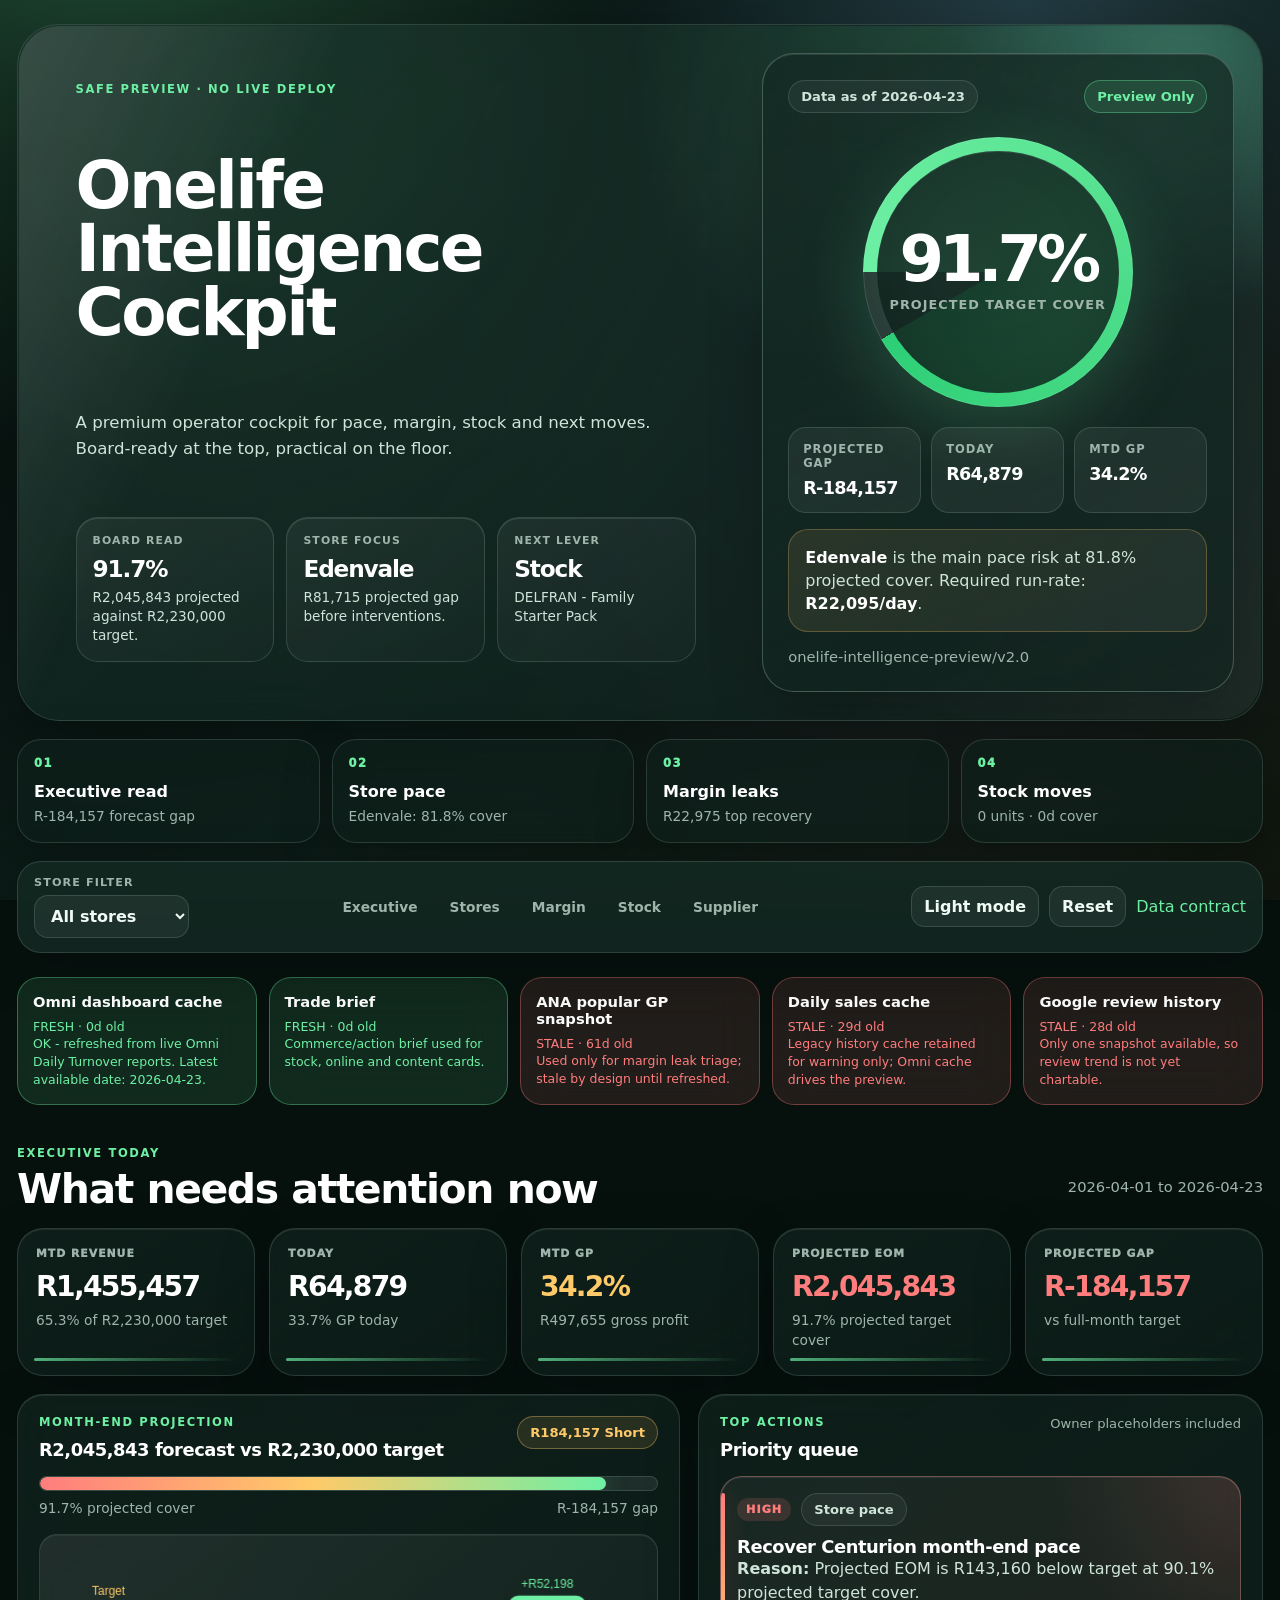
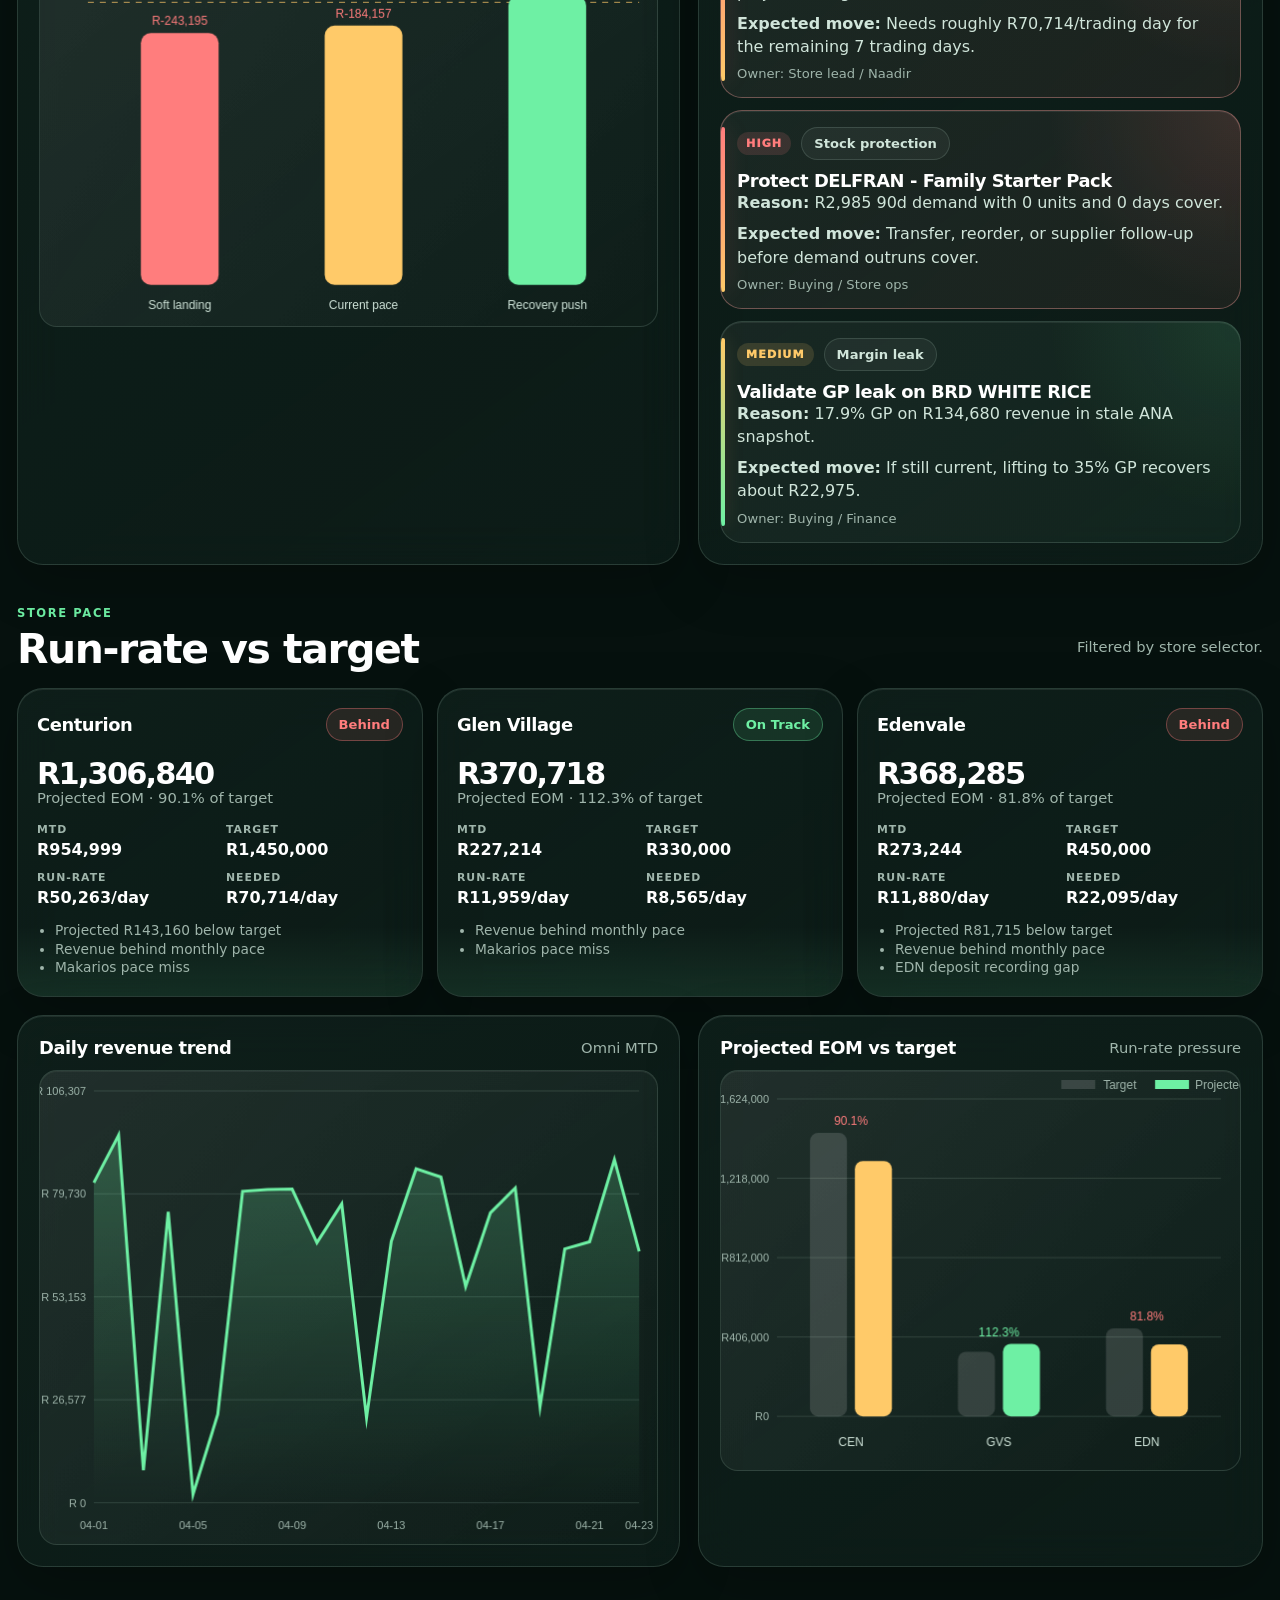
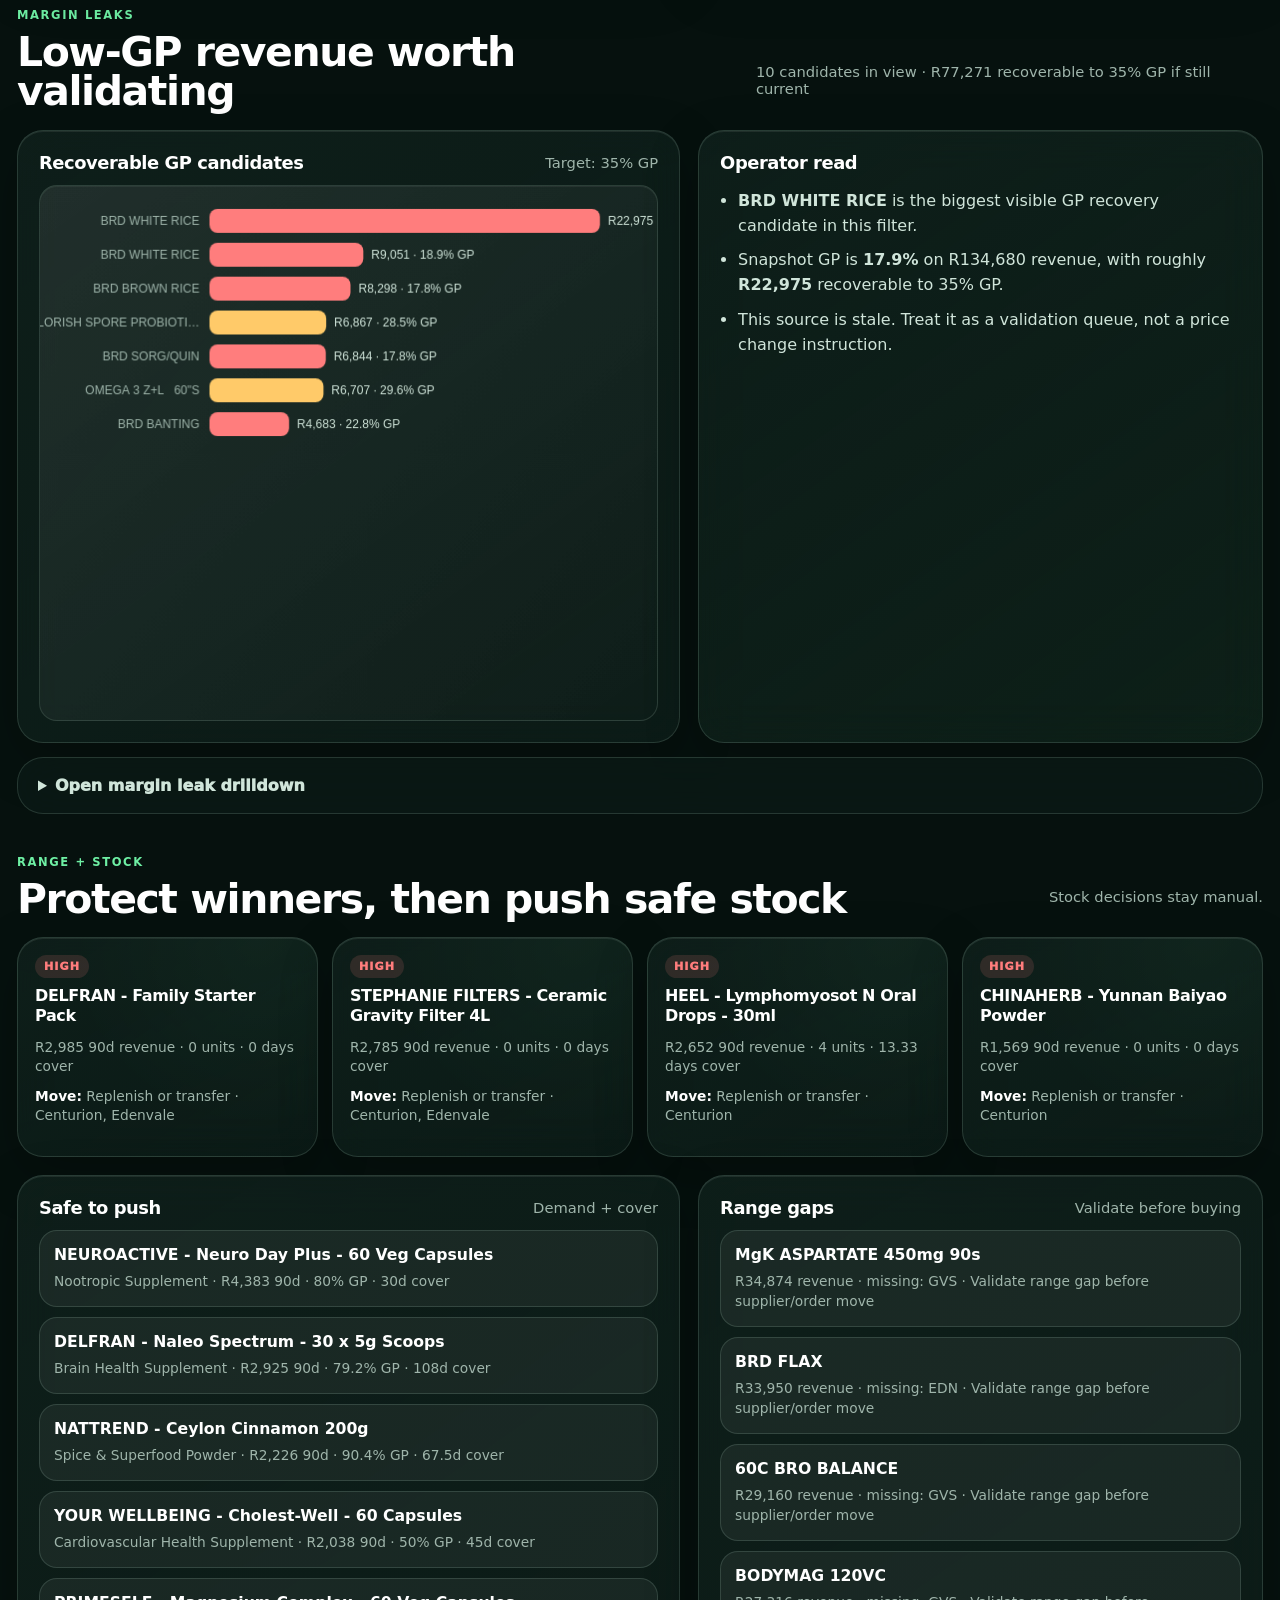
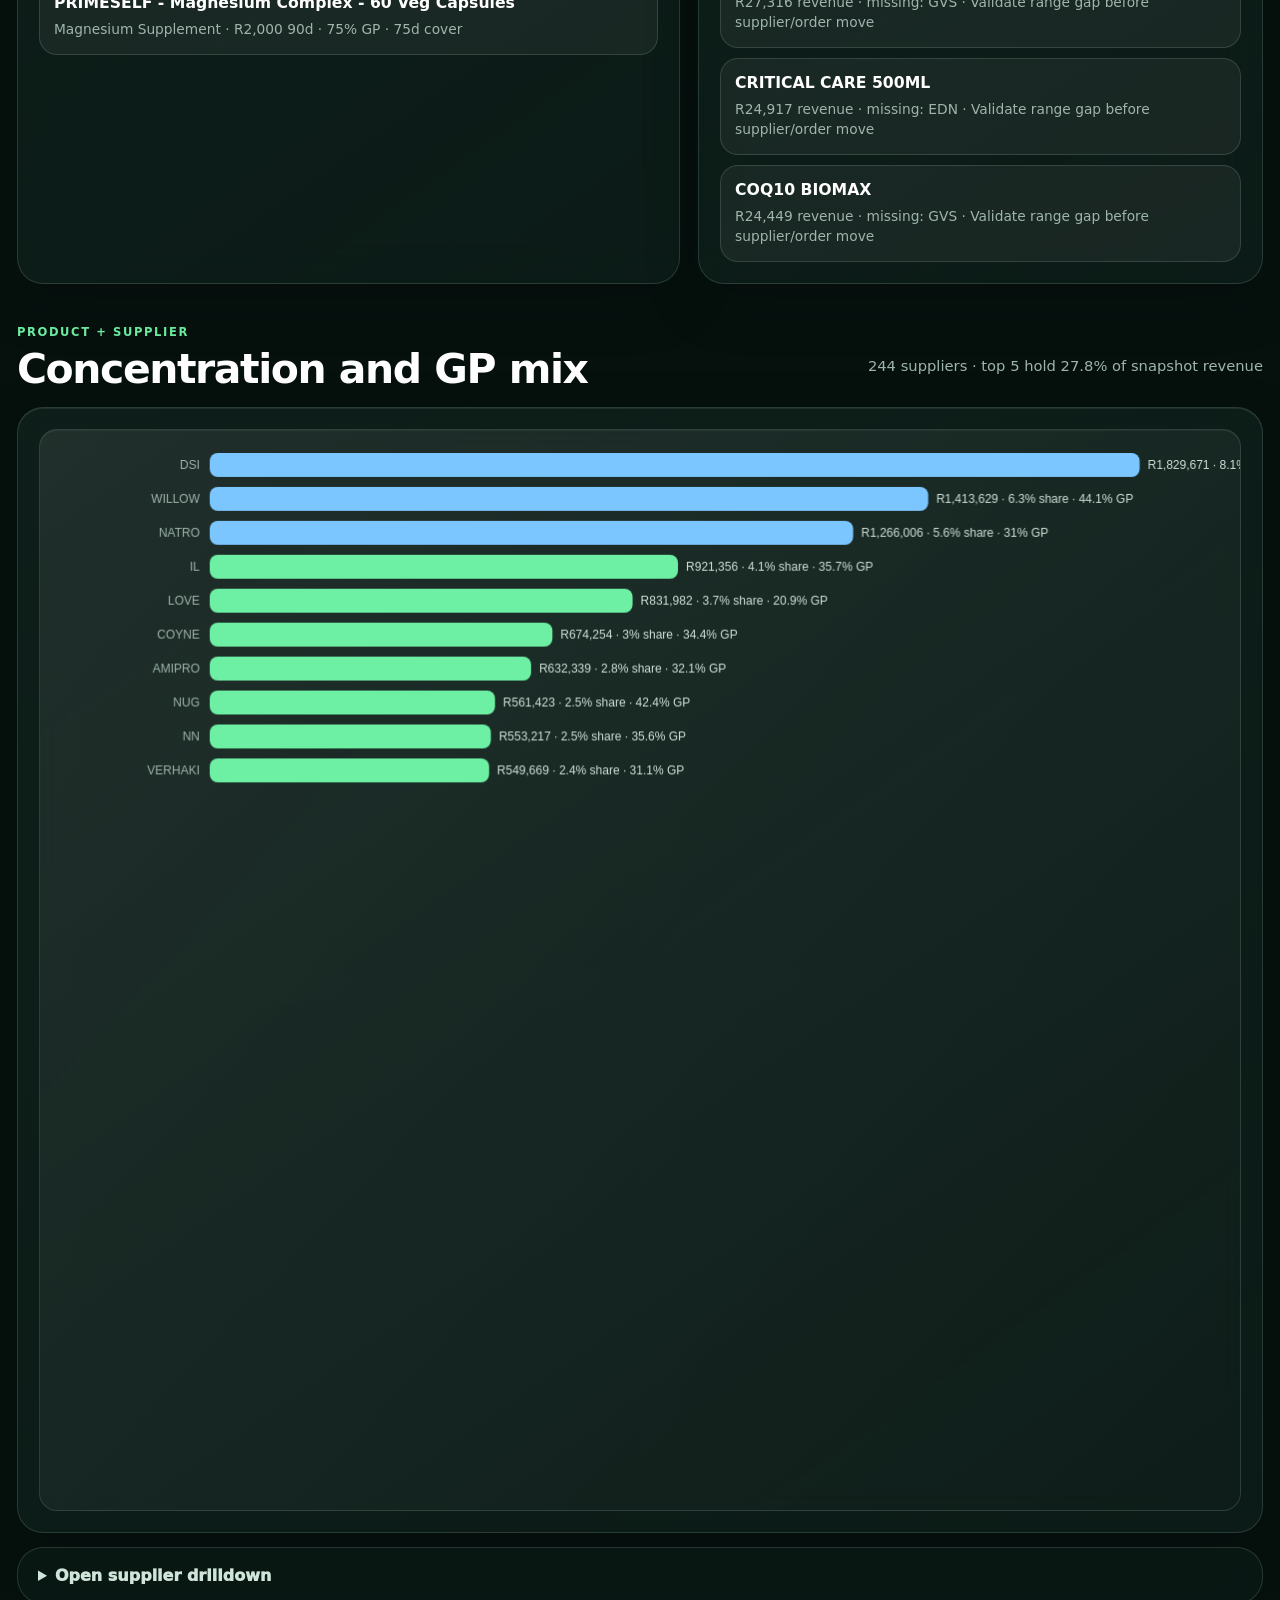
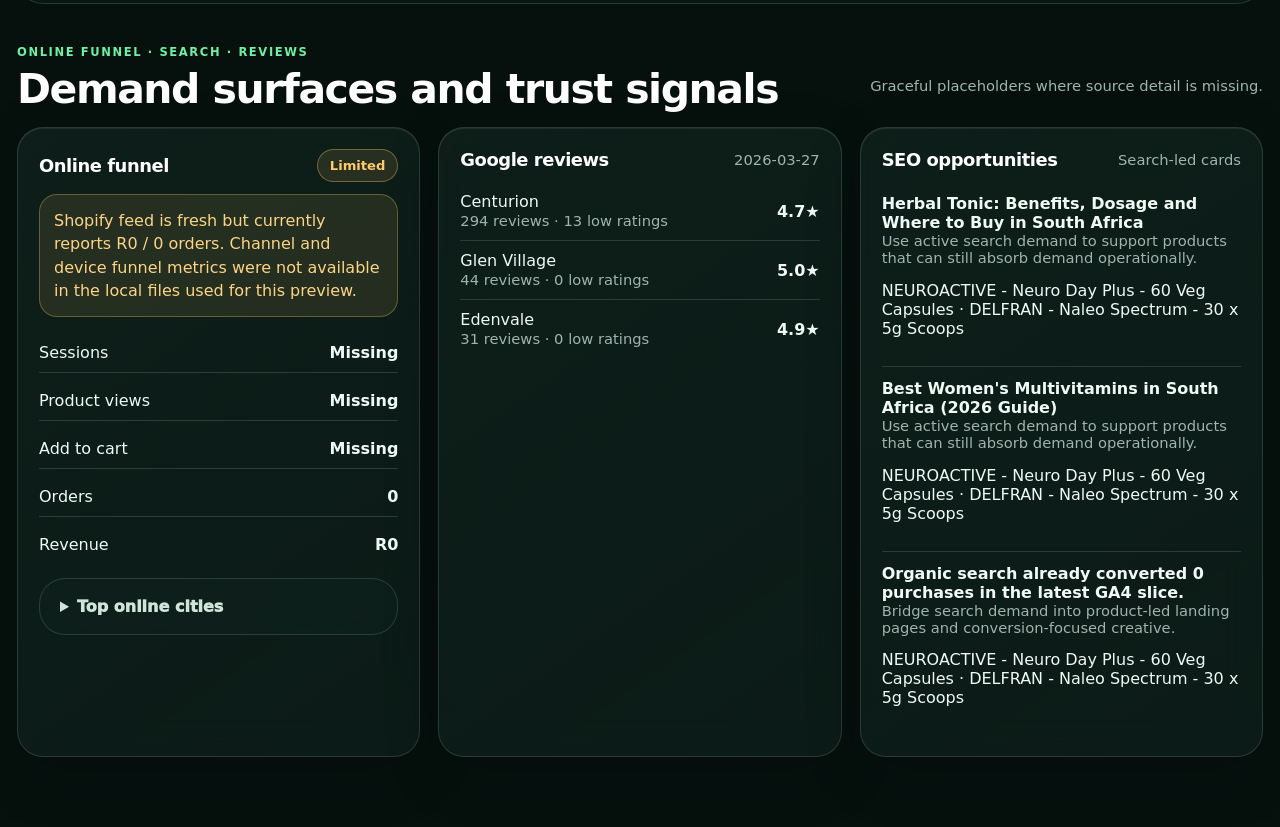
<file: v2-preview/index.html>
<!doctype html>
<html lang="en-ZA">
<head>
  <meta charset="utf-8" />
  <meta name="viewport" content="width=device-width, initial-scale=1" />
  <title>Onelife Intelligence v2 Preview</title>
  <meta name="description" content="Safe preview MVP for the rebuilt Onelife Intelligence Dashboard." />
  <link rel="stylesheet" href="styles.css" />
</head>
<body data-theme="dark">
  <div class="shell">
    <header class="hero">
      <div class="hero-main">
        <p class="eyebrow">Safe preview · no live deploy</p>
        <h1>Onelife Intelligence Cockpit</h1>
        <p class="hero-copy">A premium operator cockpit for pace, margin, stock and next moves. Board-ready at the top, practical on the floor.</p>
        <div id="heroNarrative" class="hero-narrative" aria-label="Executive narrative flow">
          <span>Loading the executive read…</span>
        </div>
      </div>
      <aside class="hero-command" aria-label="Executive command read">
        <div class="command-top">
          <span id="asOf" class="pill">Loading data…</span>
          <span class="status-badge good">Preview only</span>
        </div>
        <div id="heroRing" class="hero-ring" style="--ring: 0deg">
          <div>
            <strong id="heroRingValue">…</strong>
            <span>projected target cover</span>
          </div>
        </div>
        <div class="hero-stat-grid">
          <div><span>Projected gap</span><strong id="heroGap">…</strong></div>
          <div><span>Today</span><strong id="heroToday">…</strong></div>
          <div><span>MTD GP</span><strong id="heroGp">…</strong></div>
        </div>
        <div id="heroRisk" class="hero-risk">Loading priority risk…</div>
        <span id="schema" class="muted schema-note"></span>
      </aside>
    </header>

    <section class="storyline" aria-label="Dashboard narrative">
      <a href="#executive" class="story-card"><span>01</span><strong>Executive read</strong><em id="storyExecutive">Target, gap, actions</em></a>
      <a href="#storePace" class="story-card"><span>02</span><strong>Store pace</strong><em id="storyStore">Run-rate pressure</em></a>
      <a href="#marginLeaks" class="story-card"><span>03</span><strong>Margin leaks</strong><em id="storyMargin">Validate recoveries</em></a>
      <a href="#rangeStock" class="story-card"><span>04</span><strong>Stock moves</strong><em id="storyStock">Protect winners</em></a>
    </section>

    <section class="toolbar" aria-label="Dashboard controls">
      <div class="filter-block">
        <label for="storeFilter">Store filter</label>
        <select id="storeFilter">
          <option value="ALL">All stores</option>
          <option value="CEN">Centurion</option>
          <option value="GVS">Glen Village</option>
          <option value="EDN">Edenvale</option>
        </select>
      </div>
      <nav class="quick-nav" aria-label="Section shortcuts">
        <a href="#executive">Executive</a>
        <a href="#storePace">Stores</a>
        <a href="#marginLeaks">Margin</a>
        <a href="#rangeStock">Stock</a>
        <a href="#supplier">Supplier</a>
      </nav>
      <div class="toolbar-actions">
        <button id="themeToggle" type="button">Light mode</button>
        <button id="resetFilter" type="button">Reset</button>
        <a href="public/data/onelife-intelligence-latest.json">Data contract</a>
      </div>
    </section>

    <main>
      <section id="sourceHealth" class="source-health" aria-label="Source health"></section>

      <section class="section" id="executive">
        <div class="section-head">
          <div>
            <p class="eyebrow">Executive Today</p>
            <h2>What needs attention now</h2>
          </div>
          <p id="dateRange" class="muted"></p>
        </div>
        <div id="kpiGrid" class="kpi-grid"></div>
        <div class="grid two">
          <article class="card pace-card">
            <div class="card-head">
              <div>
                <p class="eyebrow">Month-end projection</p>
                <h3 id="projectionHeadline">Loading…</h3>
              </div>
              <span id="projectionBadge" class="status-badge">Calculating</span>
            </div>
            <div class="progress-wrap">
              <div class="progress-track"><div id="projectionProgress" class="progress-fill"></div></div>
              <div id="projectionMeta" class="progress-meta"></div>
            </div>
            <canvas id="foresightChart" height="190" aria-label="Month-end scenario chart"></canvas>
          </article>
          <article class="card action-card-wrap">
            <div class="card-head">
              <div>
                <p class="eyebrow">Top actions</p>
                <h3>Priority queue</h3>
              </div>
              <span class="owner-note">Owner placeholders included</span>
            </div>
            <div id="actionCards" class="action-list"></div>
          </article>
        </div>
      </section>

      <section class="section" id="storePace">
        <div class="section-head">
          <div>
            <p class="eyebrow">Store Pace</p>
            <h2>Run-rate vs target</h2>
          </div>
          <p class="muted">Filtered by store selector.</p>
        </div>
        <div id="storeCards" class="store-grid"></div>
        <div class="grid two chart-row">
          <article class="card">
            <div class="card-head compact"><h3>Daily revenue trend</h3><span class="muted">Omni MTD</span></div>
            <canvas id="trendChart" height="230" aria-label="Daily revenue trend chart"></canvas>
          </article>
          <article class="card">
            <div class="card-head compact"><h3>Projected EOM vs target</h3><span class="muted">Run-rate pressure</span></div>
            <canvas id="paceChart" height="230" aria-label="Store projected EOM versus target chart"></canvas>
          </article>
        </div>
      </section>

      <section class="section" id="marginLeaks">
        <div class="section-head">
          <div>
            <p class="eyebrow">Margin Leaks</p>
            <h2>Low-GP revenue worth validating</h2>
          </div>
          <p id="marginSummary" class="muted"></p>
        </div>
        <div class="grid two chart-row">
          <article class="card">
            <div class="card-head compact"><h3>Recoverable GP candidates</h3><span class="muted">Target: 35% GP</span></div>
            <canvas id="marginChart" height="260" aria-label="Margin leak chart"></canvas>
          </article>
          <article class="card insight-panel">
            <h3>Operator read</h3>
            <ul id="marginInsights" class="insight-list"></ul>
          </article>
        </div>
        <details class="drilldown">
          <summary>Open margin leak drilldown</summary>
          <div id="marginTable" class="table-wrap"></div>
        </details>
      </section>

      <section class="section" id="rangeStock">
        <div class="section-head">
          <div>
            <p class="eyebrow">Range + Stock</p>
            <h2>Protect winners, then push safe stock</h2>
          </div>
          <p class="muted">Stock decisions stay manual.</p>
        </div>
        <div id="stockRiskCards" class="mini-card-grid"></div>
        <div class="grid two">
          <article class="card">
            <div class="card-head compact"><h3>Safe to push</h3><span class="muted">Demand + cover</span></div>
            <div id="safePushList" class="stack-list"></div>
          </article>
          <article class="card">
            <div class="card-head compact"><h3>Range gaps</h3><span class="muted">Validate before buying</span></div>
            <div id="rangeGapList" class="stack-list"></div>
          </article>
        </div>
      </section>

      <section class="section" id="supplier">
        <div class="section-head">
          <div>
            <p class="eyebrow">Product + Supplier</p>
            <h2>Concentration and GP mix</h2>
          </div>
          <p id="supplierSummary" class="muted"></p>
        </div>
        <article class="card">
          <canvas id="supplierChart" height="270" aria-label="Supplier Pareto chart"></canvas>
        </article>
        <details class="drilldown">
          <summary>Open supplier drilldown</summary>
          <div id="supplierTable" class="table-wrap"></div>
        </details>
      </section>

      <section class="section" id="onlineSearchReviews">
        <div class="section-head">
          <div>
            <p class="eyebrow">Online Funnel · Search · Reviews</p>
            <h2>Demand surfaces and trust signals</h2>
          </div>
          <p class="muted">Graceful placeholders where source detail is missing.</p>
        </div>
        <div class="grid three">
          <article class="card" id="onlineCard"></article>
          <article class="card" id="reviewsCard"></article>
          <article class="card" id="seoCard"></article>
        </div>
      </section>
    </main>
  </div>

  <script src="public/data/onelife-intelligence-data.js"></script>
  <script src="app.js"></script>
</body>
</html>
</file>
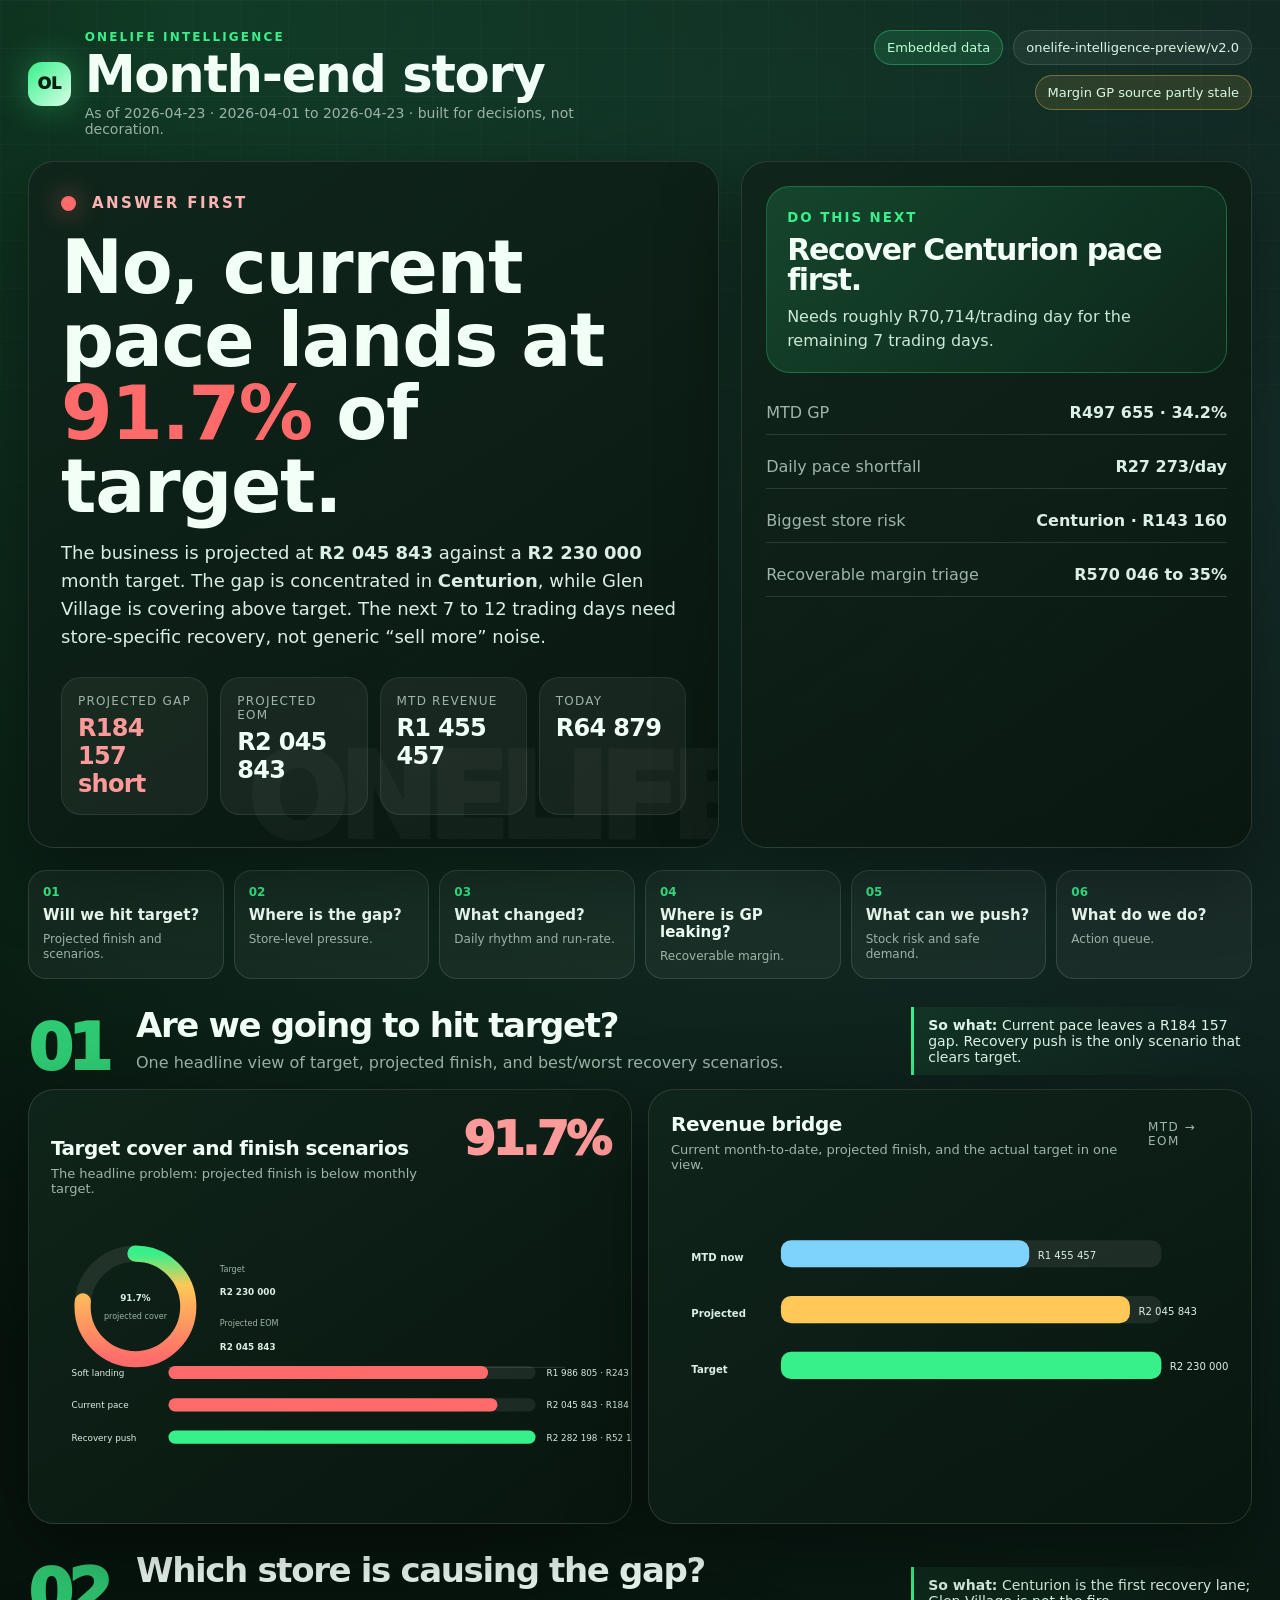
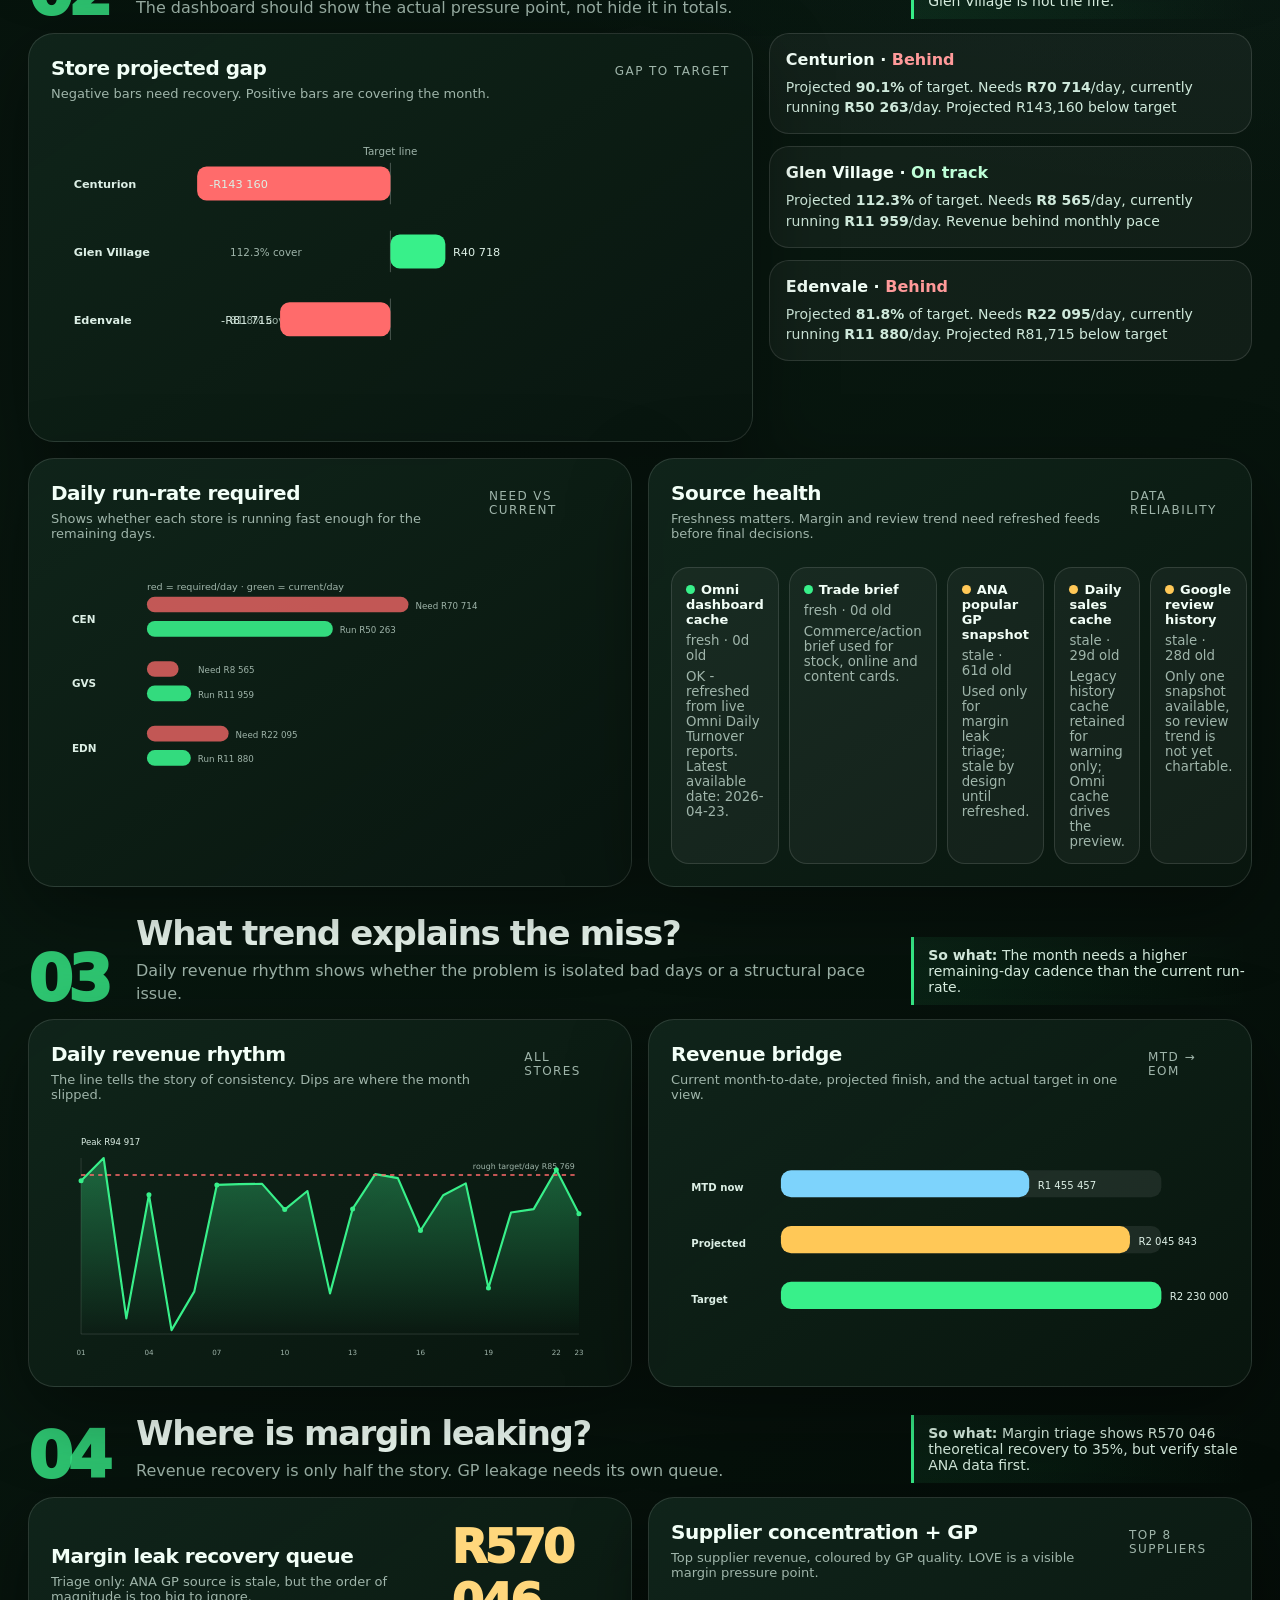
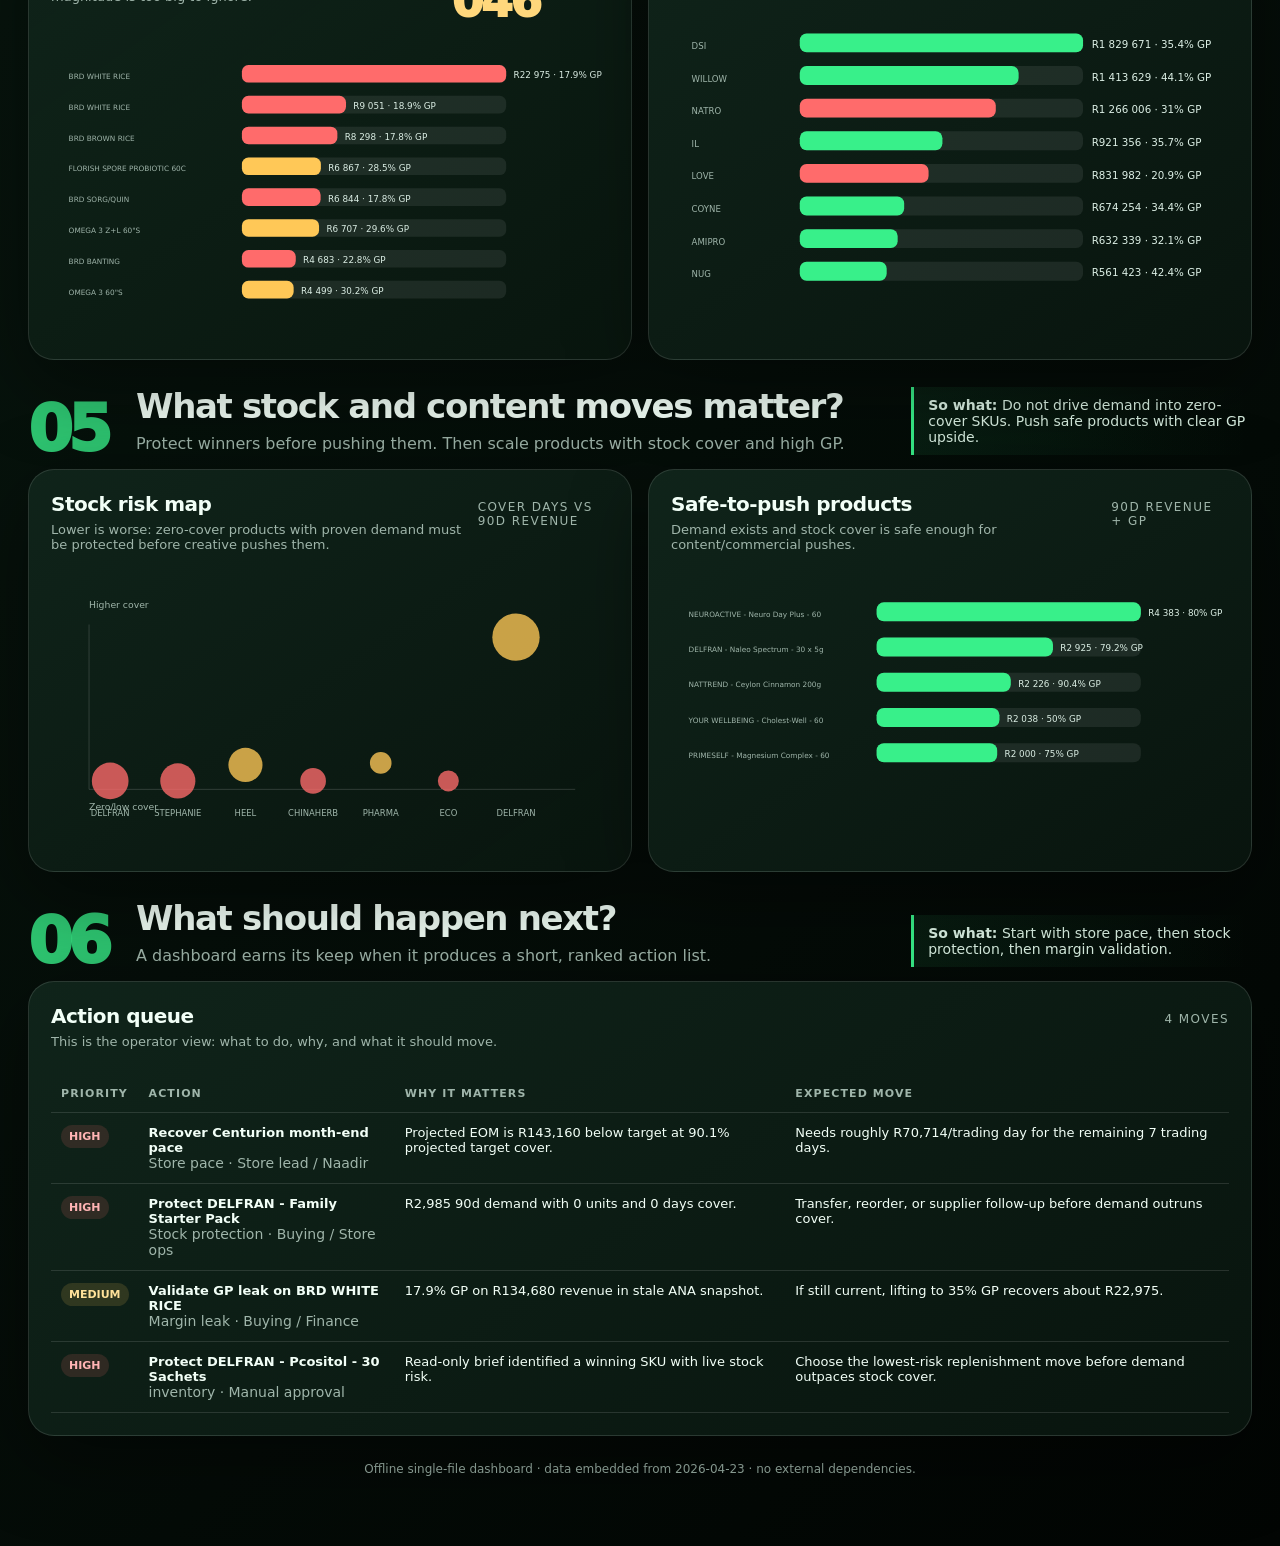
<file: v3-story/index.html>
<!doctype html>
<html lang="en">
<head>
  <meta charset="utf-8" />
  <meta name="viewport" content="width=device-width, initial-scale=1" />
  <title>Onelife Intelligence Dashboard V3</title>
  <link rel="stylesheet" href="styles.css" />
</head>
<body>
  <div id="app" class="page"></div>
  <script src="data.js"></script>
  <script src="app.js"></script>
</body>
</html>
</file>
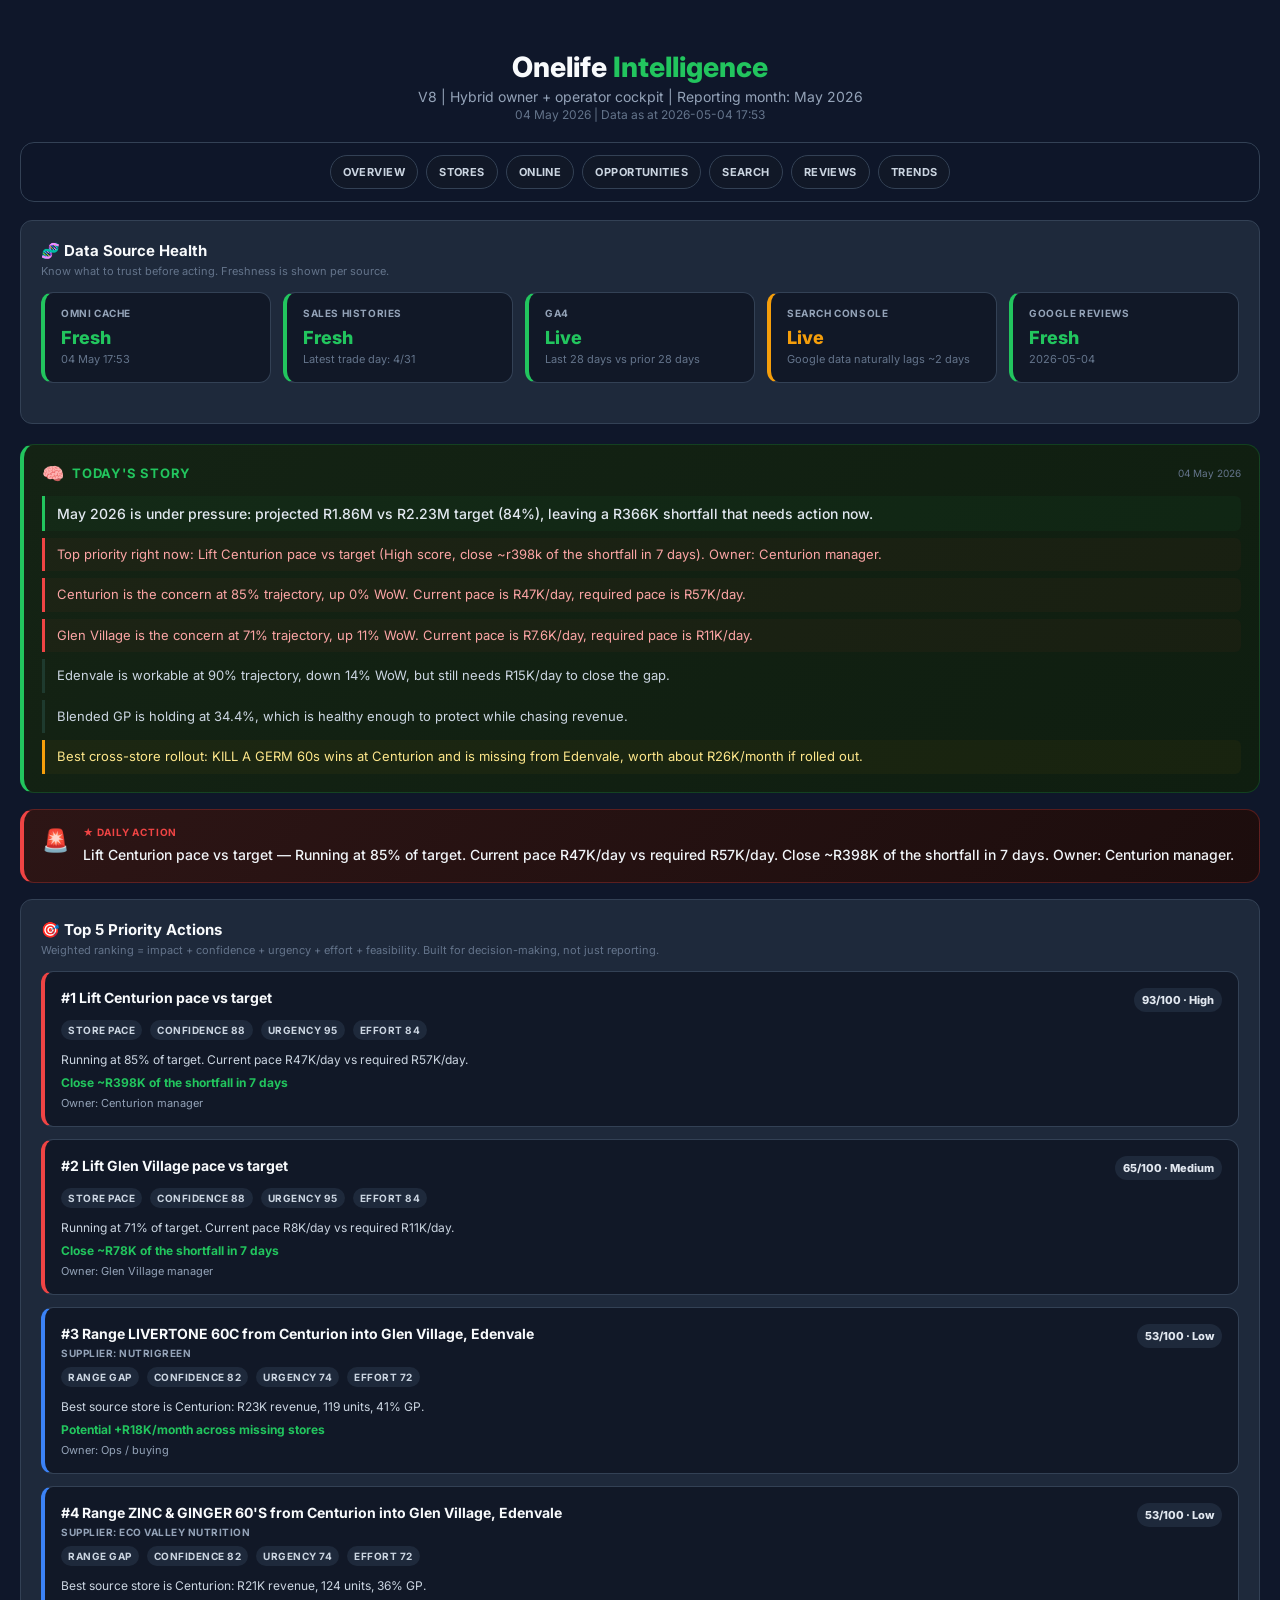
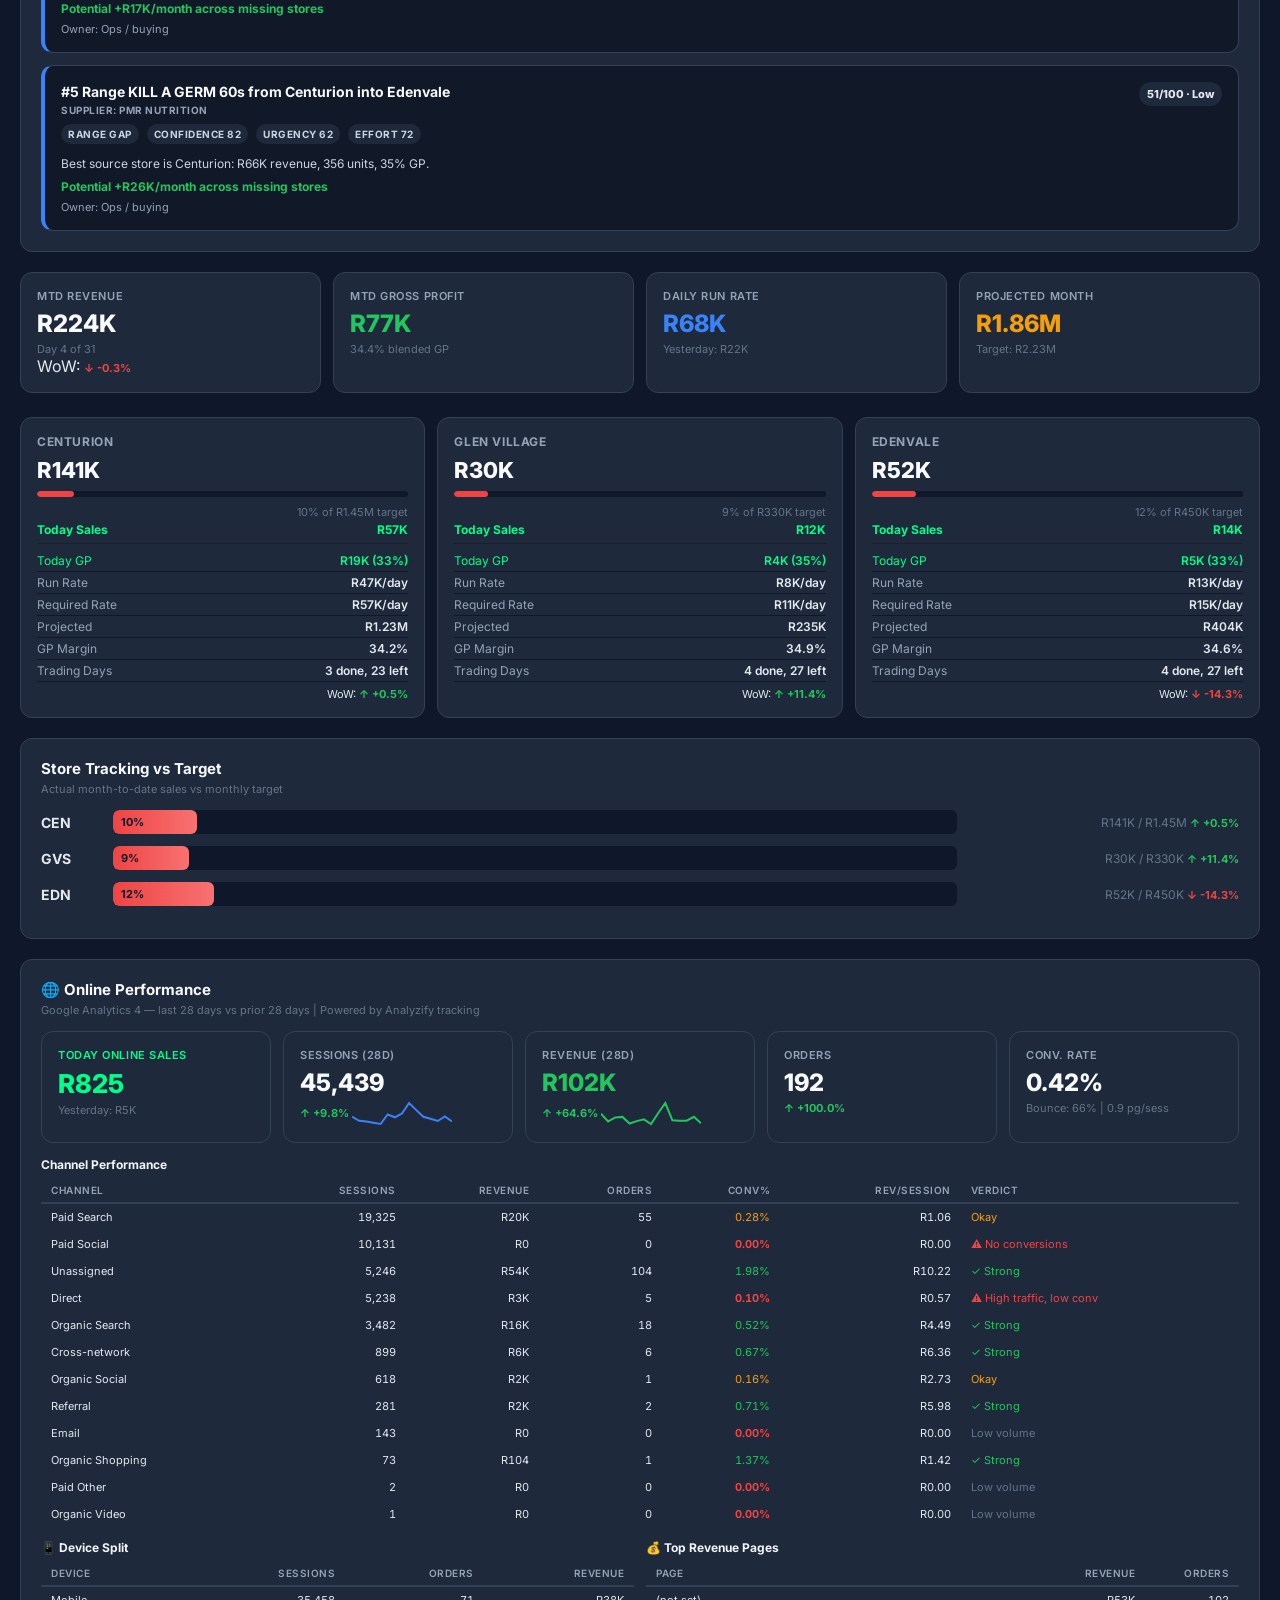
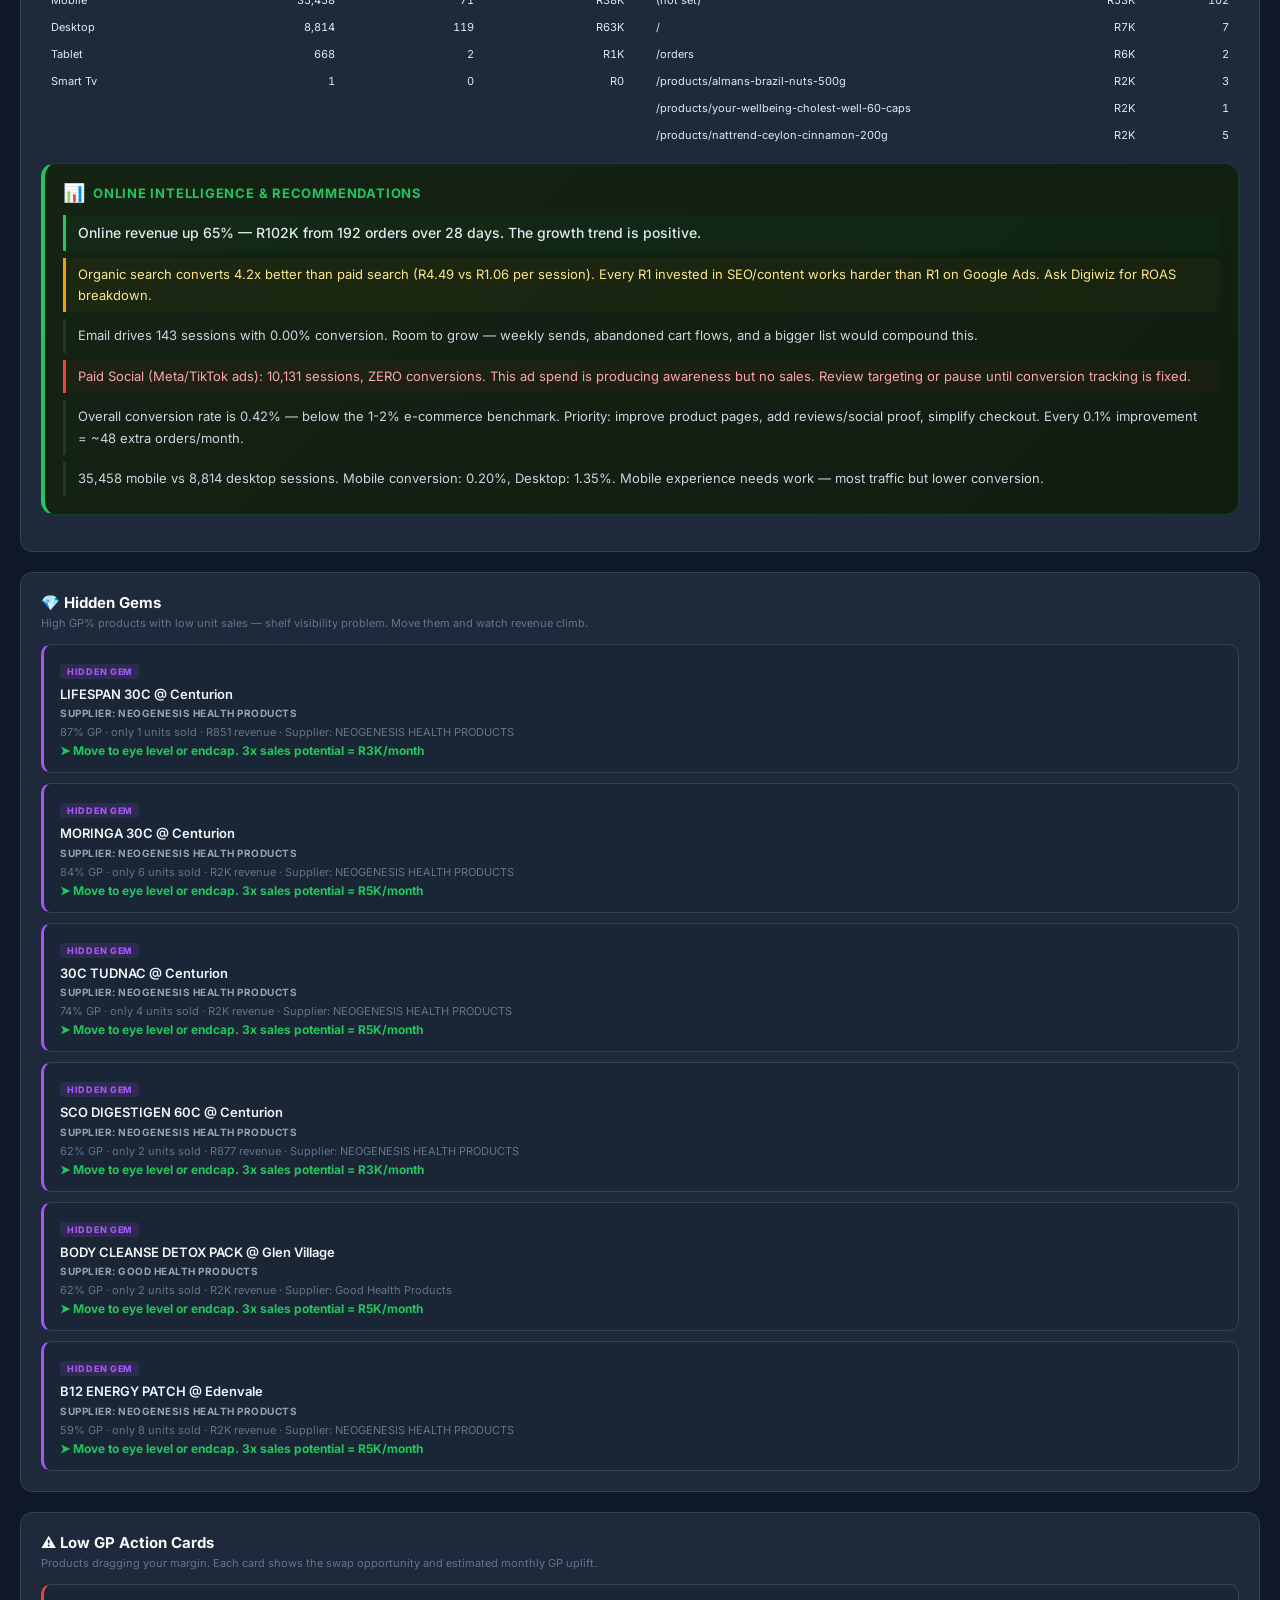
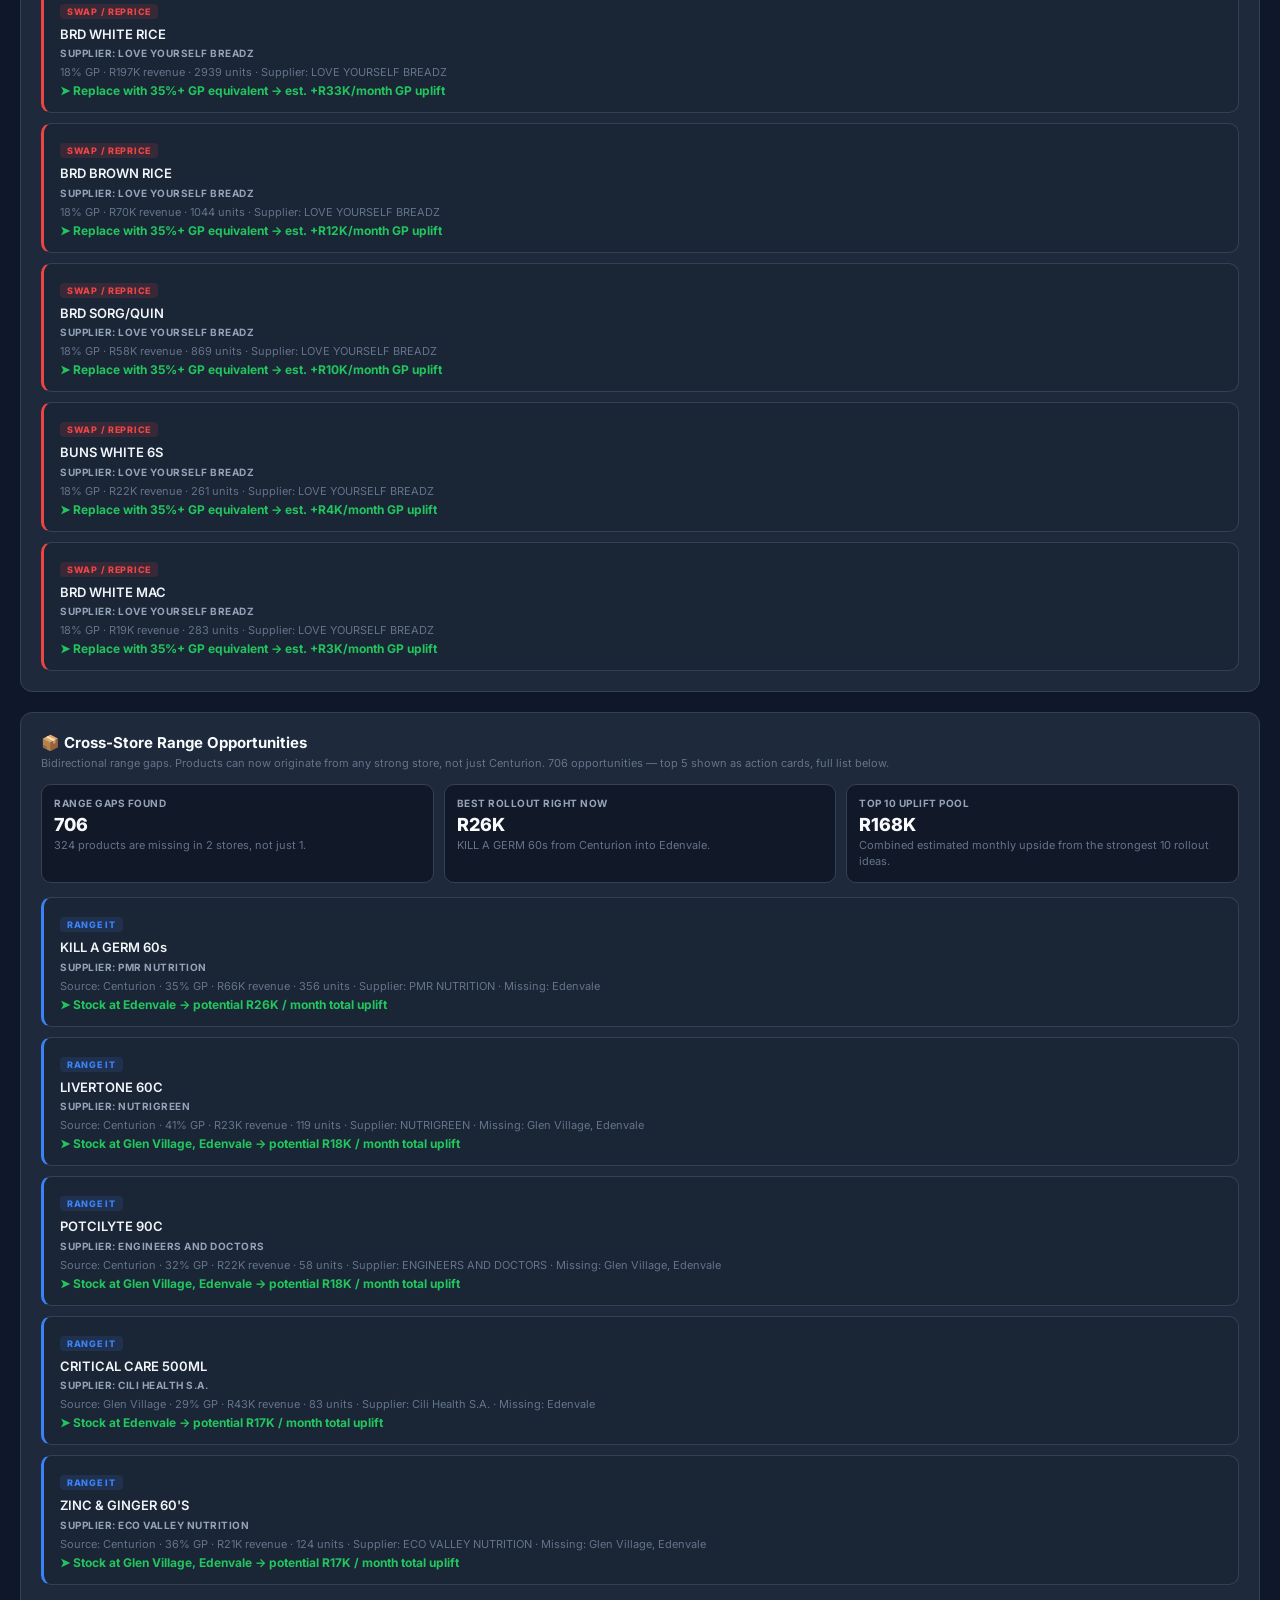
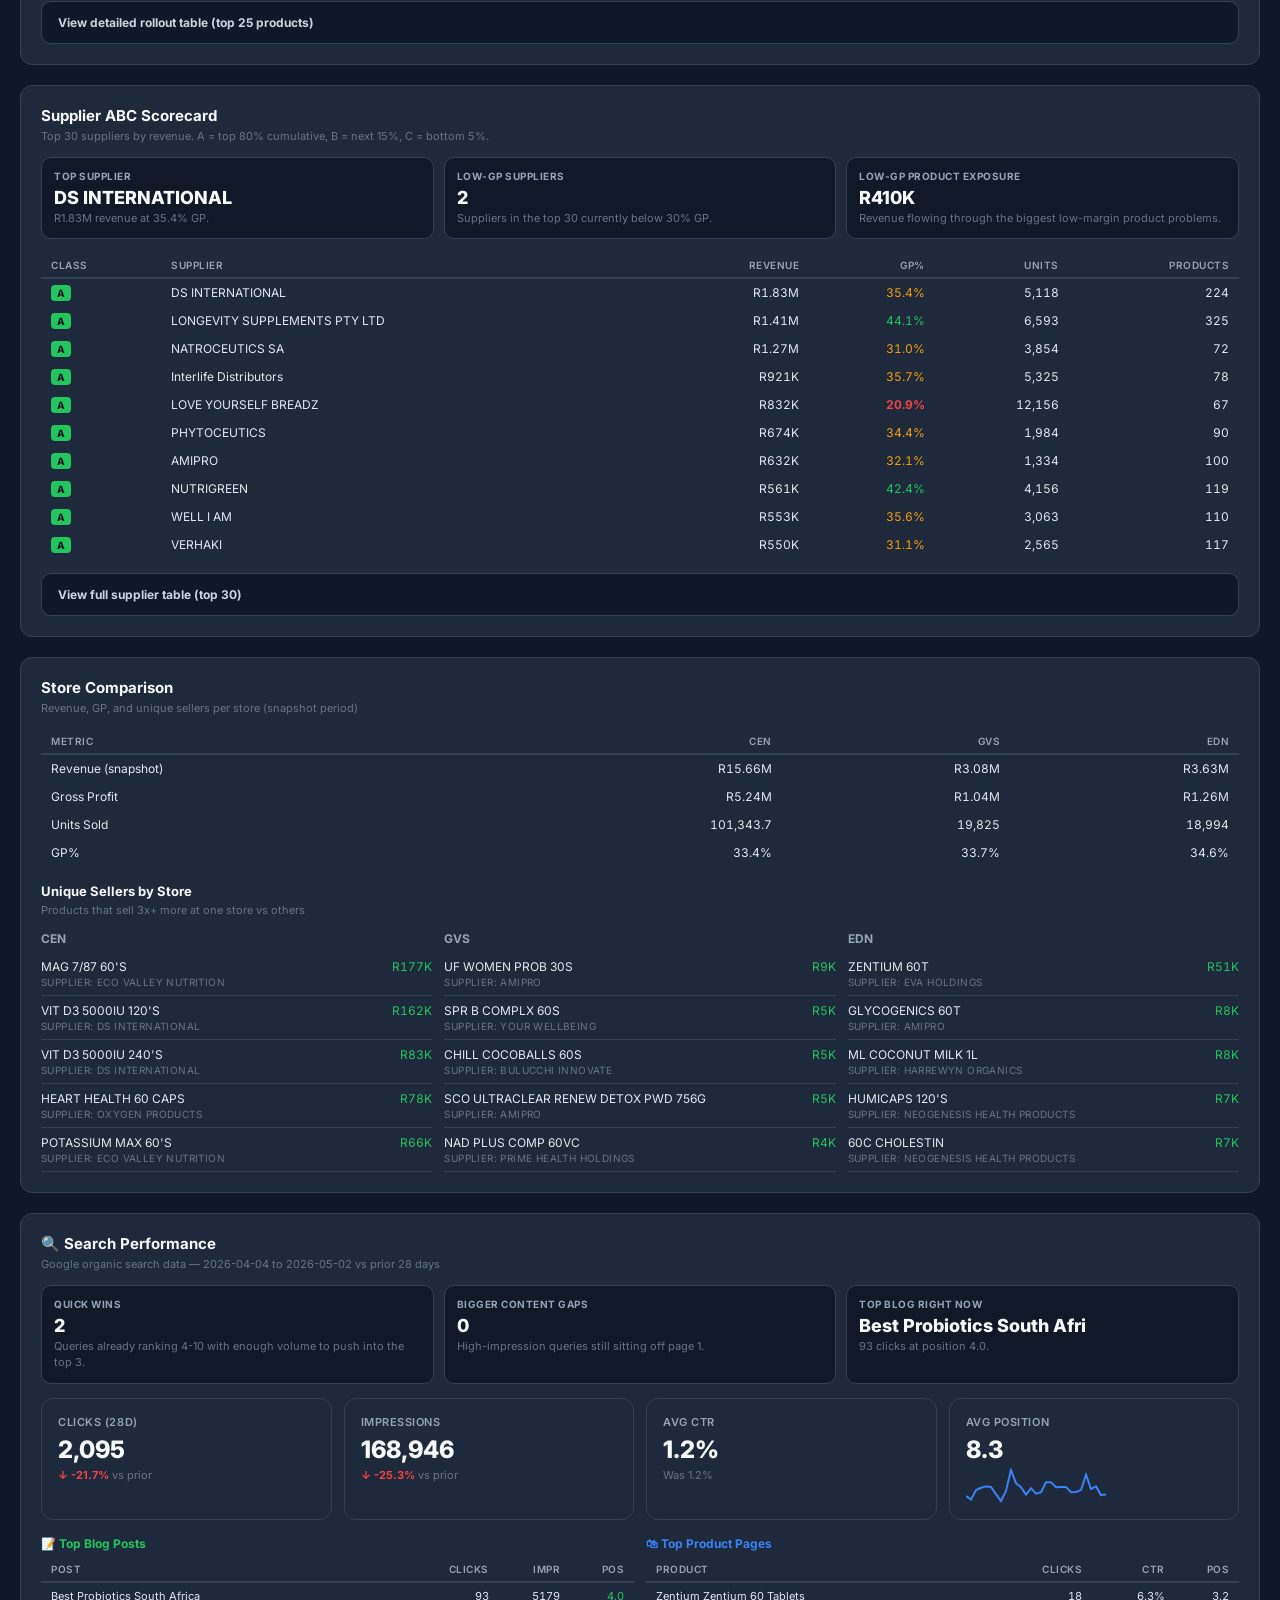
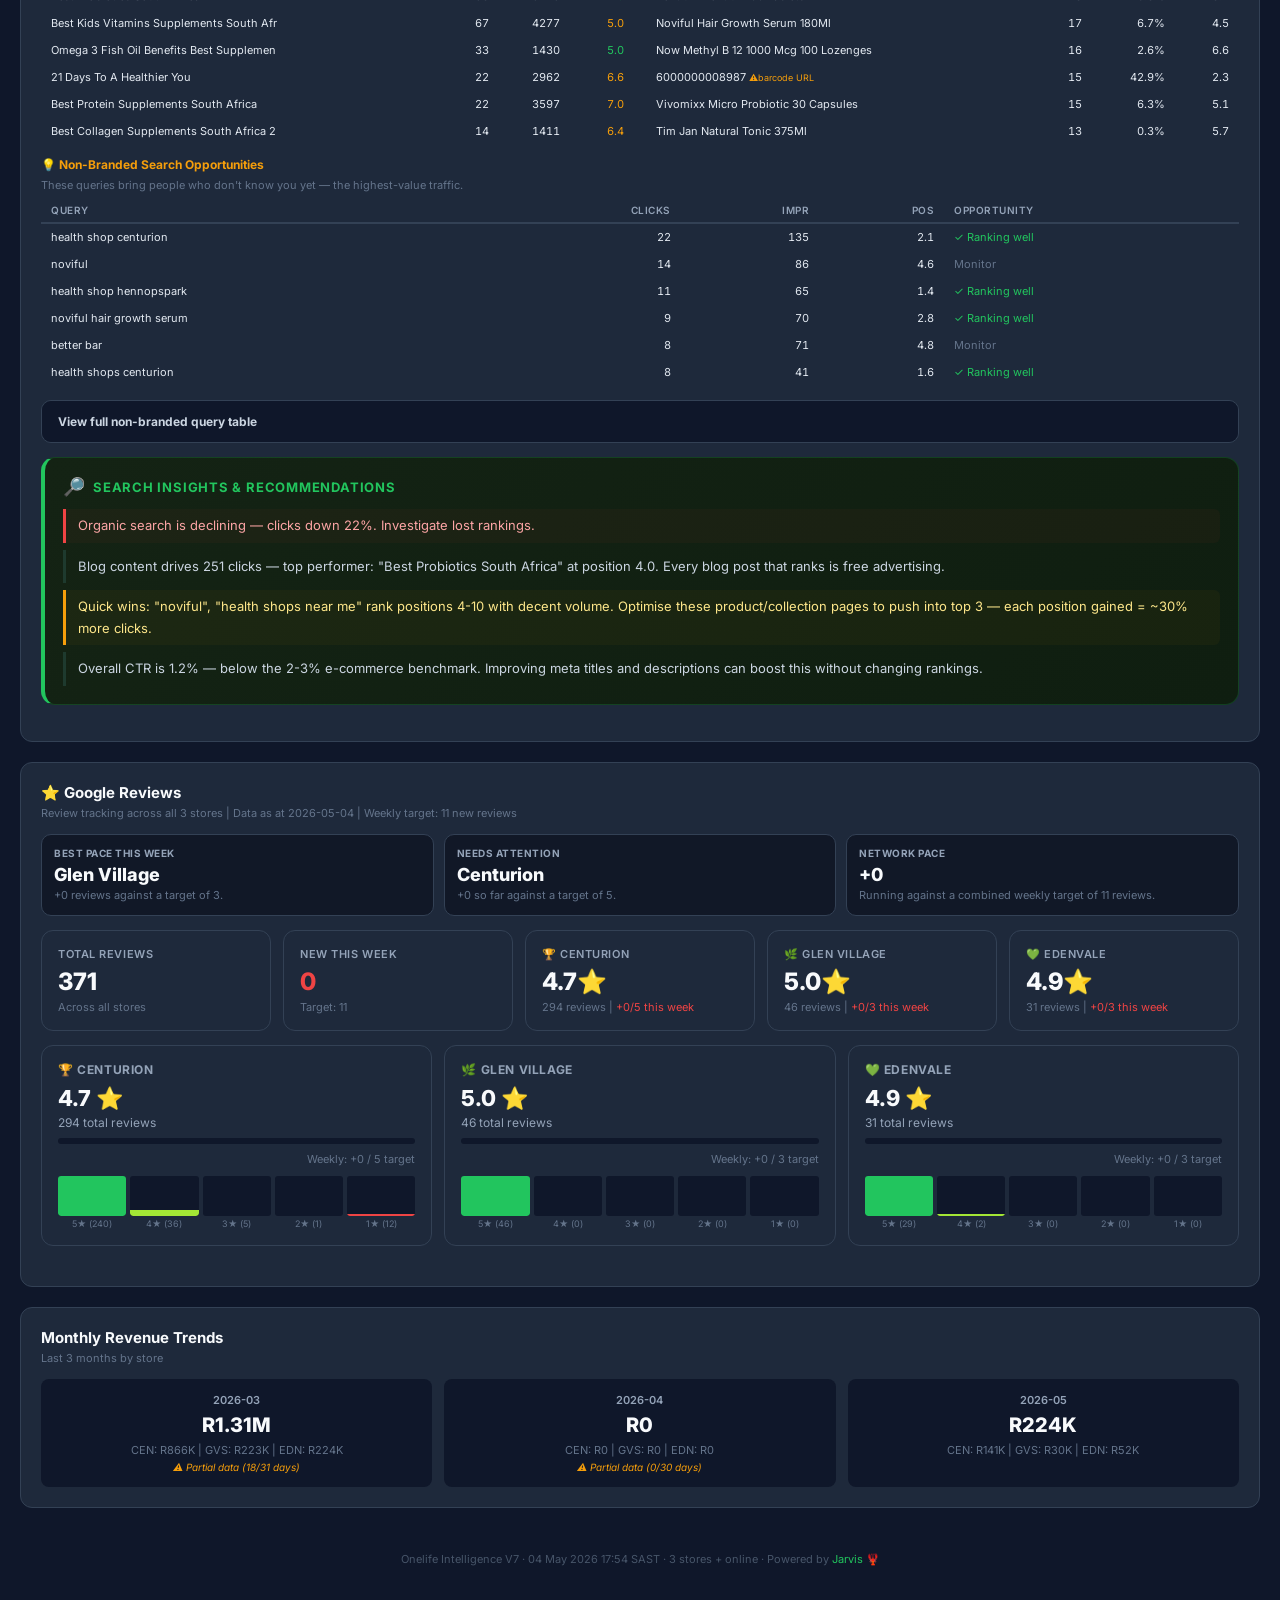
<file: v8/index.html>
<!DOCTYPE html>
<html lang="en"><head>
<meta charset="UTF-8"><meta name="viewport" content="width=device-width, initial-scale=1.0">
<title>Onelife Intelligence | V8 Live</title>
<link href="https://fonts.googleapis.com/css2?family=Inter:wght@400;500;600;700;800&display=swap" rel="stylesheet">
<style>

*{margin:0;padding:0;box-sizing:border-box}
html{scroll-behavior:smooth}
body{font-family:'Inter',sans-serif;background:#0f172a;color:#e2e8f0;min-height:100vh}
.container{max-width:1400px;margin:0 auto;padding:20px}
header{text-align:center;padding:30px 0 20px}
header h1{font-size:28px;font-weight:800;color:#f8fafc}
header h1 span{color:#22c55e}
header .sub{color:#94a3b8;font-size:14px;margin-top:4px}
header .date{color:#64748b;font-size:12px;margin-top:2px}

.topnav{position:sticky;top:0;z-index:30;display:flex;flex-wrap:wrap;gap:8px;justify-content:center;padding:12px;margin:0 0 18px;background:rgba(15,23,42,.92);backdrop-filter:blur(10px);border:1px solid #334155;border-radius:14px}
.jump-btn{display:inline-flex;align-items:center;gap:6px;padding:9px 12px;border-radius:999px;background:#111827;border:1px solid #334155;color:#cbd5e1;text-decoration:none;font-size:11px;font-weight:700;text-transform:uppercase;letter-spacing:.04em}
.jump-btn:hover{background:#1e293b;border-color:#22c55e;color:#f8fafc}
.section-anchor{scroll-margin-top:88px}

.mini-strip{display:grid;grid-template-columns:repeat(auto-fit,minmax(160px,1fr));gap:10px;margin-bottom:14px}
.mini-card{background:#111827;border:1px solid #334155;border-radius:10px;padding:12px}
.mini-card .k{color:#94a3b8;font-size:10px;font-weight:700;text-transform:uppercase;letter-spacing:.05em;margin-bottom:5px}
.mini-card .v{color:#f8fafc;font-size:18px;font-weight:800}
.mini-card .n{color:#64748b;font-size:11px;line-height:1.45;margin-top:3px}

.collapse{margin-top:14px;border:1px solid #334155;border-radius:10px;background:#111827;overflow:hidden}
.collapse summary{cursor:pointer;list-style:none;padding:13px 16px;font-size:12px;font-weight:700;color:#cbd5e1;background:#0f172a}
.collapse summary::-webkit-details-marker{display:none}
.collapse[open] summary{border-bottom:1px solid #334155}
.collapse .collapse-body{padding:0 0 4px}

.kpi-strip{display:grid;grid-template-columns:repeat(auto-fit,minmax(160px,1fr));gap:12px;margin-bottom:24px}
.kpi{background:#1e293b;border:1px solid #334155;border-radius:12px;padding:16px}
.kpi .label{color:#94a3b8;font-size:11px;font-weight:600;text-transform:uppercase;letter-spacing:.05em}
.kpi .val{font-size:24px;font-weight:800;color:#f8fafc;margin:6px 0 4px}
.kpi .note{color:#64748b;font-size:11px}
.green{color:#22c55e!important} .red{color:#ef4444!important} .blue{color:#3b82f6!important} .yellow{color:#f59e0b!important} .grey{color:#94a3b8!important}

.card{background:#1e293b;border:1px solid #334155;border-radius:12px;padding:20px;margin-bottom:20px;overflow-x:auto}
.card h3{color:#f8fafc;font-size:15px;margin-bottom:4px}
.card .desc{color:#64748b;font-size:11px;margin-bottom:14px}

.narrative{background:linear-gradient(135deg,#1e293b,#1a2332);border:1px solid #334155;border-left:4px solid #22c55e;border-radius:12px;padding:20px;margin-bottom:20px}
.narrative h3{color:#22c55e;font-size:13px;margin-bottom:10px}
.narrative p{line-height:1.7;color:#cbd5e1;font-size:13px}

/* Store Detail Cards */
.store-grid{display:grid;grid-template-columns:repeat(3,1fr);gap:12px;margin-bottom:20px}
.store-card{background:#1e293b;border:1px solid #334155;border-radius:12px;padding:16px}
.store-card .sname{font-size:12px;font-weight:700;color:#94a3b8;text-transform:uppercase;letter-spacing:.05em;margin-bottom:8px}
.store-card .srev{font-size:22px;font-weight:800;color:#f8fafc;margin-bottom:4px}
.store-card .srow{display:flex;justify-content:space-between;font-size:12px;color:#94a3b8;padding:3px 0;border-bottom:1px solid #0f172a}
.store-card .srow .sv{color:#e2e8f0;font-weight:600}
.store-card .bar-mini{background:#0f172a;border-radius:4px;height:6px;margin:8px 0;overflow:hidden}
.store-card .bar-fill{height:100%;border-radius:4px}
.bar-fill.ok{background:#22c55e} .bar-fill.warn{background:#f59e0b} .bar-fill.bad{background:#ef4444}
.store-card .spct{font-size:11px;color:#64748b;text-align:right}
.store-card .highlight{color:#22c55e;font-weight:700}
.store-card .alert{color:#ef4444;font-weight:700}

.progress-row{display:flex;align-items:center;margin-bottom:12px}
.progress-row .sn{width:60px;font-weight:700;font-size:14px}
.progress-row .bar-wrap{flex:1;background:#0f172a;border-radius:6px;height:24px;margin:0 12px;overflow:hidden}
.progress-row .bar{height:100%;border-radius:6px;display:flex;align-items:center;padding-left:8px;font-size:11px;font-weight:700;color:#0f172a}
.bar.ok{background:linear-gradient(90deg,#22c55e,#4ade80)}
.bar.warn{background:linear-gradient(90deg,#f59e0b,#fbbf24)}
.bar.bad{background:linear-gradient(90deg,#ef4444,#f87171)}
.progress-row .spark{width:130px;text-align:center}
.progress-row .tgt{width:140px;text-align:right;color:#64748b;font-size:12px}

table{width:100%;border-collapse:collapse;font-size:12px}
th{text-align:left;color:#94a3b8;font-weight:600;font-size:10px;text-transform:uppercase;letter-spacing:.05em;padding:6px 10px;border-bottom:2px solid #334155}
td{padding:6px 10px;border-bottom:1px solid #1e293b22}
.card table tr:hover{background:#0f172a}
.num{text-align:right;font-variant-numeric:tabular-nums}
.miss{color:#ef4444;font-weight:600}
.gph{color:#22c55e} .gpm{color:#f59e0b} .gpl{color:#ef4444;font-weight:700}

.abc-a{background:#22c55e;color:#0f172a;padding:2px 6px;border-radius:4px;font-weight:800;font-size:10px}
.abc-b{background:#3b82f6;color:#f8fafc;padding:2px 6px;border-radius:4px;font-weight:800;font-size:10px}
.abc-c{background:#64748b;color:#f8fafc;padding:2px 6px;border-radius:4px;font-weight:800;font-size:10px}

.ugrid{display:grid;grid-template-columns:repeat(3,1fr);gap:12px}
.ustore h4{color:#94a3b8;font-size:12px;margin-bottom:6px}
.uitem{padding:7px 0;border-bottom:1px solid #334155;font-size:12px;display:flex;justify-content:space-between;gap:10px;align-items:flex-start}
.uitem-main{display:flex;flex-direction:column;gap:2px;min-width:0}
.uitem-name{color:#e2e8f0}
.uitem-supplier{color:#64748b;font-size:10px;text-transform:uppercase;letter-spacing:.04em}
.uitem .num{color:#22c55e;white-space:nowrap}
.dim{color:#475569}

.mgrid{display:grid;grid-template-columns:repeat(3,1fr);gap:12px;text-align:center}
.mcard{background:#0f172a;border-radius:8px;padding:14px}
.mcard .mo{color:#94a3b8;font-size:11px;font-weight:600}
.mcard .tot{font-size:20px;font-weight:800;color:#f8fafc;margin:6px 0}
.mcard .bd{font-size:11px;color:#64748b}
.mcard .incomplete{color:#f59e0b;font-size:10px;font-style:italic;margin-top:4px}

.data-warning{background:#1e293b;border:1px solid #f59e0b;border-radius:8px;padding:12px;margin-bottom:16px;font-size:12px;color:#fbbf24;display:flex;align-items:center;gap:8px}
.data-warning .icon{font-size:16px}

.source-strip{display:grid;grid-template-columns:repeat(auto-fit,minmax(170px,1fr));gap:12px;margin-bottom:20px}
.source-card{background:#111827;border:1px solid #334155;border-radius:12px;padding:14px 16px}
.source-card.good{border-left:4px solid #22c55e}.source-card.warn{border-left:4px solid #f59e0b}.source-card.bad{border-left:4px solid #ef4444}
.source-card .label{color:#94a3b8;font-size:10px;font-weight:700;text-transform:uppercase;letter-spacing:.06em;margin-bottom:8px}
.source-card .status{font-size:18px;font-weight:800;color:#f8fafc;margin-bottom:4px}
.source-card.good .status{color:#22c55e}.source-card.warn .status{color:#f59e0b}.source-card.bad .status{color:#ef4444}
.source-card .note{font-size:11px;color:#64748b;line-height:1.45}

/* Today's Story */
.story-card{background:linear-gradient(135deg,#142314,#0f1e10);border:1px solid #22c55e33;border-left:4px solid #22c55e;border-radius:14px;padding:18px;margin-bottom:16px}
.story-header{display:flex;align-items:center;gap:8px;margin-bottom:12px}
.story-title{color:#22c55e;font-size:13px;font-weight:700;text-transform:uppercase;letter-spacing:.06em}
.story-date{color:#64748b;font-size:10px;margin-left:auto}
.story-sentences{display:flex;flex-direction:column;gap:7px}
.story-sentence{color:#cbd5e1;font-size:13px;line-height:1.65;padding:6px 12px;border-left:3px solid #1e3a2e;border-radius:0 6px 6px 0}
.story-sentence.lead{color:#e2e8f0;font-size:14px;font-weight:500;border-left-color:#22c55e;background:#22c55e0a}
.story-sentence.alert-sentence{border-left-color:#ef4444;color:#fca5a5;background:#ef44440a}
.story-sentence.opp-sentence{border-left-color:#f59e0b;color:#fde68a;background:#f59e0b0a}

/* Daily Action */
.daily-action{border-radius:14px;padding:16px 18px;margin-bottom:16px;display:flex;align-items:flex-start;gap:14px}
.daily-action.urgent{background:linear-gradient(135deg,#2d1515,#1c0d0d);border:1px solid #ef444444;border-left:4px solid #ef4444}
.daily-action.opportunity{background:linear-gradient(135deg,#0e1e3a,#091525);border:1px solid #3b82f644;border-left:4px solid #3b82f6}
.daily-action.margin{background:linear-gradient(135deg,#1e1a0a,#150f05);border:1px solid #f59e0b44;border-left:4px solid #f59e0b}
.da-icon{font-size:22px;flex-shrink:0;margin-top:1px}
.da-label{font-size:10px;font-weight:700;text-transform:uppercase;letter-spacing:.08em;margin-bottom:5px}
.urgent .da-label{color:#ef4444}.opportunity .da-label{color:#3b82f6}.margin .da-label{color:#f59e0b}
.da-text{color:#f1f5f9;font-size:14px;line-height:1.65;font-weight:500}

/* Priority actions */
.priority-list{display:flex;flex-direction:column;gap:12px}
.priority-item{background:#111827;border:1px solid #334155;border-radius:12px;padding:16px}
.priority-item.urgent{border-left:4px solid #ef4444}.priority-item.opportunity{border-left:4px solid #3b82f6}.priority-item.margin{border-left:4px solid #f59e0b}
.priority-head{display:flex;justify-content:space-between;align-items:flex-start;gap:10px;margin-bottom:8px}
.priority-title{font-size:14px;font-weight:700;color:#f8fafc;line-height:1.4}
.priority-supplier{font-size:10px;color:#94a3b8;font-weight:700;text-transform:uppercase;letter-spacing:.05em;margin-top:3px}
.priority-score{font-size:11px;font-weight:800;padding:5px 8px;border-radius:999px;background:#1e293b;color:#e2e8f0;white-space:nowrap}
.priority-meta{display:flex;flex-wrap:wrap;gap:8px;margin:8px 0 10px}
.meta-pill{font-size:10px;font-weight:700;padding:4px 7px;border-radius:999px;background:#1e293b;color:#cbd5e1;text-transform:uppercase;letter-spacing:.05em}
.priority-summary{font-size:12px;color:#cbd5e1;line-height:1.6;margin-bottom:6px}
.priority-impact{font-size:12px;color:#22c55e;font-weight:700}
.priority-owner{font-size:11px;color:#94a3b8;margin-top:6px}

/* Action Cards (low GP / hidden gems) */
.action-cards{display:flex;flex-direction:column;gap:10px}
.action-card{border-radius:10px;padding:14px 16px;border:1px solid #334155;background:#1a2535}
.action-card.swap{border-left:3px solid #ef4444}
.action-card.gem{border-left:3px solid #a855f7}
.action-card.range{border-left:3px solid #3b82f6}
.ac-badge{display:inline-block;font-size:9px;font-weight:800;text-transform:uppercase;letter-spacing:.08em;padding:2px 7px;border-radius:4px;margin-bottom:6px}
.ac-badge.swap{background:#ef444422;color:#ef4444}.ac-badge.gem{background:#a855f722;color:#a855f7}.ac-badge.range{background:#3b82f622;color:#3b82f6}
.ac-title{color:#f1f5f9;font-size:13px;font-weight:600;line-height:1.5;margin-bottom:4px}
.ac-supplier{color:#94a3b8;font-size:10px;font-weight:700;text-transform:uppercase;letter-spacing:.05em;margin-top:-1px;margin-bottom:6px}
.ac-meta{color:#64748b;font-size:11px}
.ac-uplift{color:#22c55e;font-weight:700;font-size:12px;margin-top:4px}

/* WoW badge in store card */
.store-wow{text-align:right;margin-top:5px;font-size:11px}

footer{text-align:center;padding:24px 0;color:#475569;font-size:11px}
footer .lo{color:#22c55e}

@media(max-width:768px){
.kpi-strip{grid-template-columns:repeat(2,1fr)}
.ugrid,.mgrid,.store-grid{grid-template-columns:1fr}
.progress-row .spark{display:none}
div[style*="grid-template-columns:1fr 1fr"]{grid-template-columns:1fr!important}
}

</style></head><body><div class="container">
<header><h1>Onelife <span>Intelligence</span></h1>
<div class="sub">V8 | Hybrid owner + operator cockpit | Reporting month: May 2026</div>
<div class="date">04 May 2026 | Data as at 2026-05-04 17:53</div>
</header>
<div class="topnav">
<a class="jump-btn" href="#overview">Overview</a>
<a class="jump-btn" href="#stores">Stores</a>
<a class="jump-btn" href="#online">Online</a>
<a class="jump-btn" href="#opportunities">Opportunities</a>
<a class="jump-btn" href="#search">Search</a>
<a class="jump-btn" href="#reviews">Reviews</a>
<a class="jump-btn" href="#trends">Trends</a>
</div>
<div id="overview" class="section-anchor"></div>
<div class="card"><h3>&#x1f9ec; Data Source Health</h3><div class="desc">Know what to trust before acting. Freshness is shown per source.</div>
<div class="source-strip">
<div class="source-card good">
<div class="label">Omni Cache</div>
<div class="status">Fresh</div>
<div class="note">04 May 17:53</div>
</div>
<div class="source-card good">
<div class="label">Sales Histories</div>
<div class="status">Fresh</div>
<div class="note">Latest trade day: 4/31</div>
</div>
<div class="source-card good">
<div class="label">GA4</div>
<div class="status">Live</div>
<div class="note">Last 28 days vs prior 28 days</div>
</div>
<div class="source-card warn">
<div class="label">Search Console</div>
<div class="status">Live</div>
<div class="note">Google data naturally lags ~2 days</div>
</div>
<div class="source-card good">
<div class="label">Google Reviews</div>
<div class="status">Fresh</div>
<div class="note">2026-05-04</div>
</div>
</div></div>
<div class="story-card">
<div class="story-header"><span style="font-size:18px">&#x1f9e0;</span><span class="story-title">Today's Story</span><span class="story-date">04 May 2026</span></div>
<div class="story-sentences">
<div class="story-sentence lead">May 2026 is under pressure: projected R1.86M vs R2.23M target (84%), leaving a R366K shortfall that needs action now.</div>
<div class="story-sentence alert-sentence">Top priority right now: Lift Centurion pace vs target (High score, close ~r398k of the shortfall in 7 days). Owner: Centurion manager.</div>
<div class="story-sentence alert-sentence">Centurion is the concern at 85% trajectory, up 0% WoW. Current pace is R47K/day, required pace is R57K/day.</div>
<div class="story-sentence alert-sentence">Glen Village is the concern at 71% trajectory, up 11% WoW. Current pace is R7.6K/day, required pace is R11K/day.</div>
<div class="story-sentence">Edenvale is workable at 90% trajectory, down 14% WoW, but still needs R15K/day to close the gap.</div>
<div class="story-sentence">Blended GP is holding at 34.4%, which is healthy enough to protect while chasing revenue.</div>
<div class="story-sentence opp-sentence">Best cross-store rollout: KILL A GERM 60s wins at Centurion and is missing from Edenvale, worth about R26K/month if rolled out.</div>
</div></div>
<div class="daily-action urgent">
<div class="da-icon">&#x1f6a8;</div>
<div class="da-body">
<div class="da-label">&#x2605; Daily Action</div>
<div class="da-text">Lift Centurion pace vs target — Running at 85% of target. Current pace R47K/day vs required R57K/day. Close ~R398K of the shortfall in 7 days. Owner: Centurion manager.</div>
</div></div>
<div class="card"><h3>&#x1f3af; Top 5 Priority Actions</h3><div class="desc">Weighted ranking = impact + confidence + urgency + effort + feasibility. Built for decision-making, not just reporting.</div>
<div class="priority-list">
<div class="priority-item urgent">
<div class="priority-head">
<div>
<div class="priority-title">#1 Lift Centurion pace vs target</div>
</div>
<div class="priority-score">93/100 · High</div>
</div>
<div class="priority-meta">
<span class="meta-pill">Store pace</span>
<span class="meta-pill">Confidence 88</span>
<span class="meta-pill">Urgency 95</span>
<span class="meta-pill">Effort 84</span>
</div>
<div class="priority-summary">Running at 85% of target. Current pace R47K/day vs required R57K/day.</div>
<div class="priority-impact">Close ~R398K of the shortfall in 7 days</div>
<div class="priority-owner">Owner: Centurion manager</div>
</div>
<div class="priority-item urgent">
<div class="priority-head">
<div>
<div class="priority-title">#2 Lift Glen Village pace vs target</div>
</div>
<div class="priority-score">65/100 · Medium</div>
</div>
<div class="priority-meta">
<span class="meta-pill">Store pace</span>
<span class="meta-pill">Confidence 88</span>
<span class="meta-pill">Urgency 95</span>
<span class="meta-pill">Effort 84</span>
</div>
<div class="priority-summary">Running at 71% of target. Current pace R8K/day vs required R11K/day.</div>
<div class="priority-impact">Close ~R78K of the shortfall in 7 days</div>
<div class="priority-owner">Owner: Glen Village manager</div>
</div>
<div class="priority-item opportunity">
<div class="priority-head">
<div>
<div class="priority-title">#3 Range LIVERTONE 60C from Centurion into Glen Village, Edenvale</div>
<div class="priority-supplier">Supplier: NUTRIGREEN</div>
</div>
<div class="priority-score">53/100 · Low</div>
</div>
<div class="priority-meta">
<span class="meta-pill">Range gap</span>
<span class="meta-pill">Confidence 82</span>
<span class="meta-pill">Urgency 74</span>
<span class="meta-pill">Effort 72</span>
</div>
<div class="priority-summary">Best source store is Centurion: R23K revenue, 119 units, 41% GP.</div>
<div class="priority-impact">Potential +R18K/month across missing stores</div>
<div class="priority-owner">Owner: Ops / buying</div>
</div>
<div class="priority-item opportunity">
<div class="priority-head">
<div>
<div class="priority-title">#4 Range ZINC &amp; GINGER 60'S from Centurion into Glen Village, Edenvale</div>
<div class="priority-supplier">Supplier: ECO VALLEY NUTRITION</div>
</div>
<div class="priority-score">53/100 · Low</div>
</div>
<div class="priority-meta">
<span class="meta-pill">Range gap</span>
<span class="meta-pill">Confidence 82</span>
<span class="meta-pill">Urgency 74</span>
<span class="meta-pill">Effort 72</span>
</div>
<div class="priority-summary">Best source store is Centurion: R21K revenue, 124 units, 36% GP.</div>
<div class="priority-impact">Potential +R17K/month across missing stores</div>
<div class="priority-owner">Owner: Ops / buying</div>
</div>
<div class="priority-item opportunity">
<div class="priority-head">
<div>
<div class="priority-title">#5 Range KILL A GERM 60s from Centurion into Edenvale</div>
<div class="priority-supplier">Supplier: PMR NUTRITION</div>
</div>
<div class="priority-score">51/100 · Low</div>
</div>
<div class="priority-meta">
<span class="meta-pill">Range gap</span>
<span class="meta-pill">Confidence 82</span>
<span class="meta-pill">Urgency 62</span>
<span class="meta-pill">Effort 72</span>
</div>
<div class="priority-summary">Best source store is Centurion: R66K revenue, 356 units, 35% GP.</div>
<div class="priority-impact">Potential +R26K/month across missing stores</div>
<div class="priority-owner">Owner: Ops / buying</div>
</div>
</div>
</div>
<div id="stores" class="section-anchor"></div>
<div class="kpi-strip">
<div class="kpi"><div class="label">MTD Revenue</div><div class="val">R224K</div><div class="note">Day 4 of 31</div><div class="wow">WoW: <span style="color:#ef4444;font-size:11px;font-weight:700">↓&nbsp;-0.3%</span></div></div>
<div class="kpi"><div class="label">MTD Gross Profit</div><div class="val green">R77K</div><div class="note">34.4% blended GP</div></div>
<div class="kpi"><div class="label">Daily Run Rate</div><div class="val blue">R68K</div><div class="note">Yesterday: R22K</div></div>
<div class="kpi"><div class="label">Projected Month</div><div class="val yellow">R1.86M</div><div class="note">Target: R2.23M</div></div>
</div>
<div class="store-grid">
<div class="store-card">
<div class="sname">Centurion</div>
<div class="srev">R141K</div>
<div class="bar-mini"><div class="bar-fill bad" style="width:10%"></div></div>
<div class="spct">10% of R1.45M target</div>
<div class="srow" style="border-bottom:1px solid #1e1e2e;padding-bottom:6px;margin-bottom:6px"><span style="color:#00ff88;font-weight:700">Today Sales</span><span class="sv" style="color:#00ff88;font-weight:700">R57K</span></div>
<div class="srow"><span style="color:#00ff88">Today GP</span><span class="sv" style="color:#00ff88">R19K (33%)</span></div>
<div class="srow"><span>Run Rate</span><span class="sv">R47K/day</span></div>
<div class="srow"><span>Required Rate</span><span class="sv ">R57K/day</span></div>
<div class="srow"><span>Projected</span><span class="sv">R1.23M</span></div>
<div class="srow"><span>GP Margin</span><span class="sv">34.2%</span></div>
<div class="srow"><span>Trading Days</span><span class="sv">3 done, 23 left</span></div>
<div class="store-wow">WoW: <span style="color:#22c55e;font-size:11px;font-weight:700">↑&nbsp;+0.5%</span></div>
</div>
<div class="store-card">
<div class="sname">Glen Village</div>
<div class="srev">R30K</div>
<div class="bar-mini"><div class="bar-fill bad" style="width:9%"></div></div>
<div class="spct">9% of R330K target</div>
<div class="srow" style="border-bottom:1px solid #1e1e2e;padding-bottom:6px;margin-bottom:6px"><span style="color:#00ff88;font-weight:700">Today Sales</span><span class="sv" style="color:#00ff88;font-weight:700">R12K</span></div>
<div class="srow"><span style="color:#00ff88">Today GP</span><span class="sv" style="color:#00ff88">R4K (35%)</span></div>
<div class="srow"><span>Run Rate</span><span class="sv">R8K/day</span></div>
<div class="srow"><span>Required Rate</span><span class="sv alert">R11K/day</span></div>
<div class="srow"><span>Projected</span><span class="sv">R235K</span></div>
<div class="srow"><span>GP Margin</span><span class="sv">34.9%</span></div>
<div class="srow"><span>Trading Days</span><span class="sv">4 done, 27 left</span></div>
<div class="store-wow">WoW: <span style="color:#22c55e;font-size:11px;font-weight:700">↑&nbsp;+11.4%</span></div>
</div>
<div class="store-card">
<div class="sname">Edenvale</div>
<div class="srev">R52K</div>
<div class="bar-mini"><div class="bar-fill bad" style="width:12%"></div></div>
<div class="spct">12% of R450K target</div>
<div class="srow" style="border-bottom:1px solid #1e1e2e;padding-bottom:6px;margin-bottom:6px"><span style="color:#00ff88;font-weight:700">Today Sales</span><span class="sv" style="color:#00ff88;font-weight:700">R14K</span></div>
<div class="srow"><span style="color:#00ff88">Today GP</span><span class="sv" style="color:#00ff88">R5K (33%)</span></div>
<div class="srow"><span>Run Rate</span><span class="sv">R13K/day</span></div>
<div class="srow"><span>Required Rate</span><span class="sv ">R15K/day</span></div>
<div class="srow"><span>Projected</span><span class="sv">R404K</span></div>
<div class="srow"><span>GP Margin</span><span class="sv">34.6%</span></div>
<div class="srow"><span>Trading Days</span><span class="sv">4 done, 27 left</span></div>
<div class="store-wow">WoW: <span style="color:#ef4444;font-size:11px;font-weight:700">↓&nbsp;-14.3%</span></div>
</div>
</div>
<div class="card"><h3>Store Tracking vs Target</h3><div class="desc">Actual month-to-date sales vs monthly target</div>
<div class="progress-row"><div class="sn">CEN</div>
<div class="bar-wrap"><div class="bar bad" style="width:10%">10%</div></div>
<div class="spark"></div>
<div class="tgt">R141K / R1.45M <span style="color:#22c55e;font-size:11px;font-weight:700">↑&nbsp;+0.5%</span></div></div>
<div class="progress-row"><div class="sn">GVS</div>
<div class="bar-wrap"><div class="bar bad" style="width:9%">9%</div></div>
<div class="spark"></div>
<div class="tgt">R30K / R330K <span style="color:#22c55e;font-size:11px;font-weight:700">↑&nbsp;+11.4%</span></div></div>
<div class="progress-row"><div class="sn">EDN</div>
<div class="bar-wrap"><div class="bar bad" style="width:12%">12%</div></div>
<div class="spark"></div>
<div class="tgt">R52K / R450K <span style="color:#ef4444;font-size:11px;font-weight:700">↓&nbsp;-14.3%</span></div></div>
</div>
<div id="online" class="section-anchor"></div>
<div class="card"><h3>&#x1f310; Online Performance</h3>
<div class="desc">Google Analytics 4 — last 28 days vs prior 28 days | Powered by Analyzify tracking</div>
<div class="kpi-strip" style="margin-bottom:14px">
<div class="kpi"><div class="label" style="color:#00ff88">Today Online Sales</div><div class="val" style="color:#00ff88;font-size:26px">R825</div><div class="note">Yesterday: R5K</div></div>
<div class="kpi"><div class="label">Sessions (28d)</div><div class="val">45,439</div><div class="note"><span style="color:#22c55e;font-size:11px;font-weight:700">↑&nbsp;+9.8%</span> <svg width="100" height="25" style="vertical-align:middle"><polyline points="0.0,15.7 7.1,19.8 14.3,20.5 21.4,21.7 28.6,23.0 35.7,13.5 42.9,16.3 50.0,12.5 57.1,2.0 64.3,9.1 71.4,15.8 78.6,17.7 85.7,20.0 92.9,15.5 100.0,20.5" fill="none" stroke="#3b82f6" stroke-width="2"/></svg></div></div>
<div class="kpi"><div class="label">Revenue (28d)</div><div class="val green">R102K</div><div class="note"><span style="color:#22c55e;font-size:11px;font-weight:700">↑&nbsp;+64.6%</span> <svg width="100" height="25" style="vertical-align:middle"><polyline points="0.0,12.7 7.1,20.4 14.3,16.4 21.4,15.9 28.6,22.5 35.7,20.1 42.9,18.4 50.0,23.0 57.1,12.2 64.3,2.0 71.4,19.3 78.6,19.7 85.7,19.7 92.9,15.8 100.0,22.3" fill="none" stroke="#22c55e" stroke-width="2"/></svg></div></div>
<div class="kpi"><div class="label">Orders</div><div class="val">192</div><div class="note"><span style="color:#22c55e;font-size:11px;font-weight:700">↑&nbsp;+100.0%</span></div></div>
<div class="kpi"><div class="label">Conv. Rate</div><div class="val">0.42%</div><div class="note">Bounce: 66% | 0.9 pg/sess</div></div>
</div>
<h4 style="color:#f1f5f9;font-size:12px;margin-bottom:6px">Channel Performance</h4>
<table style="font-size:11px"><thead><tr><th>Channel</th><th class="num">Sessions</th><th class="num">Revenue</th><th class="num">Orders</th><th class="num">Conv%</th><th class="num">Rev/Session</th><th>Verdict</th></tr></thead><tbody>
<tr><td>Paid Search</td><td class="num">19,325</td><td class="num">R20K</td><td class="num">55</td><td class="num gpm">0.28%</td><td class="num">R1.06</td><td><span style="color:#f59e0b">Okay</span></td></tr>
<tr><td>Paid Social</td><td class="num">10,131</td><td class="num">R0</td><td class="num">0</td><td class="num gpl">0.00%</td><td class="num">R0.00</td><td><span style="color:#ef4444">&#x26a0; No conversions</span></td></tr>
<tr><td>Unassigned</td><td class="num">5,246</td><td class="num">R54K</td><td class="num">104</td><td class="num gph">1.98%</td><td class="num">R10.22</td><td><span style="color:#22c55e">&#x2713; Strong</span></td></tr>
<tr><td>Direct</td><td class="num">5,238</td><td class="num">R3K</td><td class="num">5</td><td class="num gpl">0.10%</td><td class="num">R0.57</td><td><span style="color:#ef4444">&#x26a0; High traffic, low conv</span></td></tr>
<tr><td>Organic Search</td><td class="num">3,482</td><td class="num">R16K</td><td class="num">18</td><td class="num gph">0.52%</td><td class="num">R4.49</td><td><span style="color:#22c55e">&#x2713; Strong</span></td></tr>
<tr><td>Cross-network</td><td class="num">899</td><td class="num">R6K</td><td class="num">6</td><td class="num gph">0.67%</td><td class="num">R6.36</td><td><span style="color:#22c55e">&#x2713; Strong</span></td></tr>
<tr><td>Organic Social</td><td class="num">618</td><td class="num">R2K</td><td class="num">1</td><td class="num gpm">0.16%</td><td class="num">R2.73</td><td><span style="color:#f59e0b">Okay</span></td></tr>
<tr><td>Referral</td><td class="num">281</td><td class="num">R2K</td><td class="num">2</td><td class="num gph">0.71%</td><td class="num">R5.98</td><td><span style="color:#22c55e">&#x2713; Strong</span></td></tr>
<tr><td>Email</td><td class="num">143</td><td class="num">R0</td><td class="num">0</td><td class="num gpl">0.00%</td><td class="num">R0.00</td><td><span style="color:#64748b">Low volume</span></td></tr>
<tr><td>Organic Shopping</td><td class="num">73</td><td class="num">R104</td><td class="num">1</td><td class="num gph">1.37%</td><td class="num">R1.42</td><td><span style="color:#22c55e">&#x2713; Strong</span></td></tr>
<tr><td>Paid Other</td><td class="num">2</td><td class="num">R0</td><td class="num">0</td><td class="num gpl">0.00%</td><td class="num">R0.00</td><td><span style="color:#64748b">Low volume</span></td></tr>
<tr><td>Organic Video</td><td class="num">1</td><td class="num">R0</td><td class="num">0</td><td class="num gpl">0.00%</td><td class="num">R0.00</td><td><span style="color:#64748b">Low volume</span></td></tr>
</tbody></table>
<div style="display:grid;grid-template-columns:1fr 1fr;gap:12px;margin-top:12px">
<div>
<h4 style="color:#f1f5f9;font-size:12px;margin-bottom:6px">&#x1f4f1; Device Split</h4>
<table style="font-size:11px"><thead><tr><th>Device</th><th class="num">Sessions</th><th class="num">Orders</th><th class="num">Revenue</th></tr></thead><tbody>
<tr><td>Mobile</td><td class="num">35,458</td><td class="num">71</td><td class="num">R38K</td></tr>
<tr><td>Desktop</td><td class="num">8,814</td><td class="num">119</td><td class="num">R63K</td></tr>
<tr><td>Tablet</td><td class="num">668</td><td class="num">2</td><td class="num">R1K</td></tr>
<tr><td>Smart Tv</td><td class="num">1</td><td class="num">0</td><td class="num">R0</td></tr>
</tbody></table></div>
<div>
<h4 style="color:#f1f5f9;font-size:12px;margin-bottom:6px">&#x1f4b0; Top Revenue Pages</h4>
<table style="font-size:11px"><thead><tr><th>Page</th><th class="num">Revenue</th><th class="num">Orders</th></tr></thead><tbody>
<tr><td>(not set)</td><td class="num">R53K</td><td class="num">102</td></tr>
<tr><td>/</td><td class="num">R7K</td><td class="num">7</td></tr>
<tr><td>/orders</td><td class="num">R6K</td><td class="num">2</td></tr>
<tr><td>/products/almans-brazil-nuts-500g</td><td class="num">R2K</td><td class="num">3</td></tr>
<tr><td>/products/your-wellbeing-cholest-well-60-caps</td><td class="num">R2K</td><td class="num">1</td></tr>
<tr><td>/products/nattrend-ceylon-cinnamon-200g</td><td class="num">R2K</td><td class="num">5</td></tr>
</tbody></table></div>
</div>
<div class="story-card" style="margin-top:14px">
<div class="story-header"><span style="font-size:18px">&#x1f4ca;</span><span class="story-title">Online Intelligence &amp; Recommendations</span></div>
<div class="story-sentences">
<div class="story-sentence lead">Online revenue up 65% — R102K from 192 orders over 28 days. The growth trend is positive.</div>
<div class="story-sentence opp-sentence">Organic search converts 4.2x better than paid search (R4.49 vs R1.06 per session). Every R1 invested in SEO/content works harder than R1 on Google Ads. Ask Digiwiz for ROAS breakdown.</div>
<div class="story-sentence">Email drives 143 sessions with 0.00% conversion. Room to grow — weekly sends, abandoned cart flows, and a bigger list would compound this.</div>
<div class="story-sentence alert-sentence">Paid Social (Meta/TikTok ads): 10,131 sessions, ZERO conversions. This ad spend is producing awareness but no sales. Review targeting or pause until conversion tracking is fixed.</div>
<div class="story-sentence">Overall conversion rate is 0.42% — below the 1-2% e-commerce benchmark. Priority: improve product pages, add reviews/social proof, simplify checkout. Every 0.1% improvement = ~48 extra orders/month.</div>
<div class="story-sentence">35,458 mobile vs 8,814 desktop sessions. Mobile conversion: 0.20%, Desktop: 1.35%. Mobile experience needs work — most traffic but lower conversion.</div>
</div></div>
</div>
<div id="opportunities" class="section-anchor"></div>
<div class="card"><h3>&#x1f48e; Hidden Gems</h3>
<div class="desc">High GP% products with low unit sales — shelf visibility problem. Move them and watch revenue climb.</div>
<div class="action-cards">
<div class="action-card gem">
<span class="ac-badge gem">Hidden Gem</span>
<div class="ac-title">LIFESPAN 30C @ Centurion</div>
<div class="ac-supplier">Supplier: NEOGENESIS HEALTH PRODUCTS</div>
<div class="ac-meta">87% GP &middot; only 1 units sold &middot; R851 revenue &middot; Supplier: NEOGENESIS HEALTH PRODUCTS</div>
<div class="ac-uplift">&#x27a4; Move to eye level or endcap. 3x sales potential = R3K/month</div>
</div>
<div class="action-card gem">
<span class="ac-badge gem">Hidden Gem</span>
<div class="ac-title">MORINGA 30C @ Centurion</div>
<div class="ac-supplier">Supplier: NEOGENESIS HEALTH PRODUCTS</div>
<div class="ac-meta">84% GP &middot; only 6 units sold &middot; R2K revenue &middot; Supplier: NEOGENESIS HEALTH PRODUCTS</div>
<div class="ac-uplift">&#x27a4; Move to eye level or endcap. 3x sales potential = R5K/month</div>
</div>
<div class="action-card gem">
<span class="ac-badge gem">Hidden Gem</span>
<div class="ac-title">30C TUDNAC @ Centurion</div>
<div class="ac-supplier">Supplier: NEOGENESIS HEALTH PRODUCTS</div>
<div class="ac-meta">74% GP &middot; only 4 units sold &middot; R2K revenue &middot; Supplier: NEOGENESIS HEALTH PRODUCTS</div>
<div class="ac-uplift">&#x27a4; Move to eye level or endcap. 3x sales potential = R5K/month</div>
</div>
<div class="action-card gem">
<span class="ac-badge gem">Hidden Gem</span>
<div class="ac-title">SCO DIGESTIGEN 60C @ Centurion</div>
<div class="ac-supplier">Supplier: NEOGENESIS HEALTH PRODUCTS</div>
<div class="ac-meta">62% GP &middot; only 2 units sold &middot; R877 revenue &middot; Supplier: NEOGENESIS HEALTH PRODUCTS</div>
<div class="ac-uplift">&#x27a4; Move to eye level or endcap. 3x sales potential = R3K/month</div>
</div>
<div class="action-card gem">
<span class="ac-badge gem">Hidden Gem</span>
<div class="ac-title">BODY CLEANSE DETOX PACK @ Glen Village</div>
<div class="ac-supplier">Supplier: Good Health Products</div>
<div class="ac-meta">62% GP &middot; only 2 units sold &middot; R2K revenue &middot; Supplier: Good Health Products</div>
<div class="ac-uplift">&#x27a4; Move to eye level or endcap. 3x sales potential = R5K/month</div>
</div>
<div class="action-card gem">
<span class="ac-badge gem">Hidden Gem</span>
<div class="ac-title">B12 ENERGY PATCH @ Edenvale</div>
<div class="ac-supplier">Supplier: NEOGENESIS HEALTH PRODUCTS</div>
<div class="ac-meta">59% GP &middot; only 8 units sold &middot; R2K revenue &middot; Supplier: NEOGENESIS HEALTH PRODUCTS</div>
<div class="ac-uplift">&#x27a4; Move to eye level or endcap. 3x sales potential = R5K/month</div>
</div>
</div></div>
<div class="card"><h3>&#x26a0;&#xfe0f; Low GP Action Cards</h3>
<div class="desc">Products dragging your margin. Each card shows the swap opportunity and estimated monthly GP uplift.</div>
<div class="action-cards">
<div class="action-card swap">
<span class="ac-badge swap">Swap / Reprice</span>
<div class="ac-title">BRD WHITE RICE</div>
<div class="ac-supplier">Supplier: LOVE YOURSELF BREADZ</div>
<div class="ac-meta">18% GP &middot; R197K revenue &middot; 2939 units &middot; Supplier: LOVE YOURSELF BREADZ</div>
<div class="ac-uplift">&#x27a4; Replace with 35%+ GP equivalent &rarr; est. +R33K/month GP uplift</div>
</div>
<div class="action-card swap">
<span class="ac-badge swap">Swap / Reprice</span>
<div class="ac-title">BRD BROWN RICE</div>
<div class="ac-supplier">Supplier: LOVE YOURSELF BREADZ</div>
<div class="ac-meta">18% GP &middot; R70K revenue &middot; 1044 units &middot; Supplier: LOVE YOURSELF BREADZ</div>
<div class="ac-uplift">&#x27a4; Replace with 35%+ GP equivalent &rarr; est. +R12K/month GP uplift</div>
</div>
<div class="action-card swap">
<span class="ac-badge swap">Swap / Reprice</span>
<div class="ac-title">BRD SORG/QUIN</div>
<div class="ac-supplier">Supplier: LOVE YOURSELF BREADZ</div>
<div class="ac-meta">18% GP &middot; R58K revenue &middot; 869 units &middot; Supplier: LOVE YOURSELF BREADZ</div>
<div class="ac-uplift">&#x27a4; Replace with 35%+ GP equivalent &rarr; est. +R10K/month GP uplift</div>
</div>
<div class="action-card swap">
<span class="ac-badge swap">Swap / Reprice</span>
<div class="ac-title">BUNS WHITE  6S</div>
<div class="ac-supplier">Supplier: LOVE YOURSELF BREADZ</div>
<div class="ac-meta">18% GP &middot; R22K revenue &middot; 261 units &middot; Supplier: LOVE YOURSELF BREADZ</div>
<div class="ac-uplift">&#x27a4; Replace with 35%+ GP equivalent &rarr; est. +R4K/month GP uplift</div>
</div>
<div class="action-card swap">
<span class="ac-badge swap">Swap / Reprice</span>
<div class="ac-title">BRD WHITE MAC</div>
<div class="ac-supplier">Supplier: LOVE YOURSELF BREADZ</div>
<div class="ac-meta">18% GP &middot; R19K revenue &middot; 283 units &middot; Supplier: LOVE YOURSELF BREADZ</div>
<div class="ac-uplift">&#x27a4; Replace with 35%+ GP equivalent &rarr; est. +R3K/month GP uplift</div>
</div>
</div></div>
<div class="card"><h3>&#x1f4e6; Cross-Store Range Opportunities</h3>
<div class="desc">Bidirectional range gaps. Products can now originate from any strong store, not just Centurion. 706 opportunities — top 5 shown as action cards, full list below.</div>
<div class="mini-strip">
<div class="mini-card"><div class="k">Range gaps found</div><div class="v">706</div><div class="n">324 products are missing in 2 stores, not just 1.</div></div>
<div class="mini-card"><div class="k">Best rollout right now</div><div class="v">R26K </div><div class="n">KILL A GERM 60s from Centurion into Edenvale.</div></div>
<div class="mini-card"><div class="k">Top 10 uplift pool</div><div class="v">R168K</div><div class="n">Combined estimated monthly upside from the strongest 10 rollout ideas.</div></div>
</div>
<div class="action-cards" style="margin-bottom:16px">
<div class="action-card range">
<span class="ac-badge range">Range It</span>
<div class="ac-title">KILL A GERM 60s</div>
<div class="ac-supplier">Supplier: PMR NUTRITION</div>
<div class="ac-meta">Source: Centurion &middot; 35% GP &middot; R66K revenue &middot; 356 units &middot; Supplier: PMR NUTRITION &middot; Missing: Edenvale</div>
<div class="ac-uplift">&#x27a4; Stock at Edenvale &rarr; potential R26K / month total uplift</div>
</div>
<div class="action-card range">
<span class="ac-badge range">Range It</span>
<div class="ac-title">LIVERTONE 60C</div>
<div class="ac-supplier">Supplier: NUTRIGREEN</div>
<div class="ac-meta">Source: Centurion &middot; 41% GP &middot; R23K revenue &middot; 119 units &middot; Supplier: NUTRIGREEN &middot; Missing: Glen Village, Edenvale</div>
<div class="ac-uplift">&#x27a4; Stock at Glen Village, Edenvale &rarr; potential R18K / month total uplift</div>
</div>
<div class="action-card range">
<span class="ac-badge range">Range It</span>
<div class="ac-title">POTCILYTE 90C</div>
<div class="ac-supplier">Supplier: ENGINEERS AND DOCTORS</div>
<div class="ac-meta">Source: Centurion &middot; 32% GP &middot; R22K revenue &middot; 58 units &middot; Supplier: ENGINEERS AND DOCTORS &middot; Missing: Glen Village, Edenvale</div>
<div class="ac-uplift">&#x27a4; Stock at Glen Village, Edenvale &rarr; potential R18K / month total uplift</div>
</div>
<div class="action-card range">
<span class="ac-badge range">Range It</span>
<div class="ac-title">CRITICAL CARE 500ML</div>
<div class="ac-supplier">Supplier: Cili Health S.A.</div>
<div class="ac-meta">Source: Glen Village &middot; 29% GP &middot; R43K revenue &middot; 83 units &middot; Supplier: Cili Health S.A. &middot; Missing: Edenvale</div>
<div class="ac-uplift">&#x27a4; Stock at Edenvale &rarr; potential R17K / month total uplift</div>
</div>
<div class="action-card range">
<span class="ac-badge range">Range It</span>
<div class="ac-title">ZINC &amp; GINGER 60'S</div>
<div class="ac-supplier">Supplier: ECO VALLEY NUTRITION</div>
<div class="ac-meta">Source: Centurion &middot; 36% GP &middot; R21K revenue &middot; 124 units &middot; Supplier: ECO VALLEY NUTRITION &middot; Missing: Glen Village, Edenvale</div>
<div class="ac-uplift">&#x27a4; Stock at Glen Village, Edenvale &rarr; potential R17K / month total uplift</div>
</div>
</div>
<details class="collapse"><summary>View detailed rollout table (top 25 products)</summary><div class="collapse-body">
<table><thead><tr><th>Product</th><th>Supplier</th><th>Source Store</th><th class="num">Source Revenue</th><th class="num">Source Units</th><th class="num">GP%</th><th>Missing At</th><th class="num">Est. Uplift</th></tr></thead><tbody>
<tr><td>KILL A GERM 60s</td><td>PMR NUTRITION</td><td>Centurion</td><td class="num">R66K</td><td class="num">356</td><td class="num gpm">35%</td><td class="miss">Edenvale</td><td class="num">R26K</td></tr>
<tr><td>LIVERTONE 60C</td><td>NUTRIGREEN</td><td>Centurion</td><td class="num">R23K</td><td class="num">119</td><td class="num gph">41%</td><td class="miss">Glen Village, Edenvale</td><td class="num">R18K</td></tr>
<tr><td>POTCILYTE 90C</td><td>ENGINEERS AND DOCTORS</td><td>Centurion</td><td class="num">R22K</td><td class="num">58</td><td class="num gpm">32%</td><td class="miss">Glen Village, Edenvale</td><td class="num">R18K</td></tr>
<tr><td>CRITICAL CARE 500ML</td><td>Cili Health S.A.</td><td>Glen Village</td><td class="num">R43K</td><td class="num">83</td><td class="num gpl">29%</td><td class="miss">Edenvale</td><td class="num">R17K</td></tr>
<tr><td>ZINC &amp; GINGER 60'S</td><td>ECO VALLEY NUTRITION</td><td>Centurion</td><td class="num">R21K</td><td class="num">124</td><td class="num gpm">36%</td><td class="miss">Glen Village, Edenvale</td><td class="num">R17K</td></tr>
<tr><td>BONE SUPREME 500'S</td><td>Interlife Distributors</td><td>Centurion</td><td class="num">R21K</td><td class="num">25</td><td class="num gpl">26%</td><td class="miss">Glen Village, Edenvale</td><td class="num">R17K</td></tr>
<tr><td>DORMEASAN 50ML</td><td>PHARMAFORCE</td><td>Centurion</td><td class="num">R18K</td><td class="num">82</td><td class="num gpm">33%</td><td class="miss">Glen Village, Edenvale</td><td class="num">R14K</td></tr>
<tr><td>MgK ASPARTATE 450mg 90s</td><td>FORTIFOOD HEALTH SERVICES</td><td>Centurion</td><td class="num">R35K</td><td class="num">239</td><td class="num gpm">33%</td><td class="miss">Glen Village</td><td class="num">R14K</td></tr>
<tr><td>THIAMINE B1 500MG 60</td><td>LV NUTRITIONAL PRODUCTS PTY LT</td><td>Centurion</td><td class="num">R17K</td><td class="num">42</td><td class="num gpm">32%</td><td class="miss">Glen Village, Edenvale</td><td class="num">R14K</td></tr>
<tr><td>BRD FLAX</td><td>LOVE YOURSELF BREADZ</td><td>Centurion</td><td class="num">R34K</td><td class="num">431</td><td class="num gpl">23%</td><td class="miss">Edenvale</td><td class="num">R14K</td></tr>
<tr><td>LENNON PEPPERMINT DROPS</td><td>CITY MEDICAL WHOLESALERS</td><td>Centurion</td><td class="num">R16K</td><td class="num">432</td><td class="num gpl">25%</td><td class="miss">Glen Village, Edenvale</td><td class="num">R13K</td></tr>
<tr><td>CANDLES REPLACEMENT FILTER</td><td></td><td>Centurion</td><td class="num">R15K</td><td class="num">37</td><td class="num gpl">28%</td><td class="miss">Glen Village, Edenvale</td><td class="num">R12K</td></tr>
<tr><td>ANTIOXIDANT 30s</td><td>PMR NUTRITION</td><td>Centurion</td><td class="num">R15K</td><td class="num">54</td><td class="num gpm">35%</td><td class="miss">Glen Village, Edenvale</td><td class="num">R12K</td></tr>
<tr><td>60C BRO BALANCE</td><td>Plants of the Gods</td><td>Centurion</td><td class="num">R29K</td><td class="num">82</td><td class="num gpm">31%</td><td class="miss">Glen Village</td><td class="num">R12K</td></tr>
<tr><td>60C SHILAJIT PLUS</td><td>Plants of the Gods</td><td>Centurion</td><td class="num">R14K</td><td class="num">38</td><td class="num gpm">31%</td><td class="miss">Glen Village, Edenvale</td><td class="num">R11K</td></tr>
<tr><td>BODYMAG 120VC</td><td>GENOLOGIX DISTRIBUTORS PTY LTD</td><td>Centurion</td><td class="num">R27K</td><td class="num">95</td><td class="num gpm">33%</td><td class="miss">Glen Village</td><td class="num">R11K</td></tr>
<tr><td>SOOTHIT AROM 100ML</td><td>FEROXII NATURALS</td><td>Centurion</td><td class="num">R13K</td><td class="num">77</td><td class="num gpm">32%</td><td class="miss">Glen Village, Edenvale</td><td class="num">R10K</td></tr>
<tr><td>L CARNITINE 473ML TRPL STRENGHT</td><td>DS INTERNATIONAL</td><td>Centurion</td><td class="num">R13K</td><td class="num">16</td><td class="num gpm">33%</td><td class="miss">Glen Village, Edenvale</td><td class="num">R10K</td></tr>
<tr><td>COQ10 BIOMAX</td><td>PHYTOCEUTICS</td><td>Centurion</td><td class="num">R24K</td><td class="num">74</td><td class="num gpm">33%</td><td class="miss">Glen Village</td><td class="num">R10K</td></tr>
<tr><td>BOMB SQUAD 500ML</td><td>TRUE BLUE SUPPLEMENTS</td><td>Centurion</td><td class="num">R12K</td><td class="num">29</td><td class="num gpl">30%</td><td class="miss">Glen Village, Edenvale</td><td class="num">R10K</td></tr>
<tr><td>QUERCETIN COMPLEX 60S</td><td>Interlife Distributors</td><td>Centurion</td><td class="num">R24K</td><td class="num">98</td><td class="num gpm">35%</td><td class="miss">Glen Village</td><td class="num">R9K</td></tr>
<tr><td>BLUE LIGHTNING 500ML</td><td>TRUE BLUE SUPPLEMENTS</td><td>Centurion</td><td class="num">R23K</td><td class="num">67</td><td class="num gpm">30%</td><td class="miss">Glen Village</td><td class="num">R9K</td></tr>
<tr><td>CHOC ALMOND BARS 10S</td><td>VERHAKI</td><td>Centurion</td><td class="num">R12K</td><td class="num">65</td><td class="num gpl">25%</td><td class="miss">Glen Village, Edenvale</td><td class="num">R9K</td></tr>
<tr><td>BUFFERED C 300'S</td><td>Interlife Distributors</td><td>Centurion</td><td class="num">R12K</td><td class="num">32</td><td class="num gph">42%</td><td class="miss">Glen Village, Edenvale</td><td class="num">R9K</td></tr>
<tr><td>SOOTHIT AROM 250ML</td><td>FEROXII NATURALS</td><td>Centurion</td><td class="num">R11K</td><td class="num">53</td><td class="num gpm">32%</td><td class="miss">Glen Village, Edenvale</td><td class="num">R9K</td></tr>
</tbody></table></div></details></div>
<div class="card"><h3>Supplier ABC Scorecard</h3>
<div class="desc">Top 30 suppliers by revenue. A = top 80% cumulative, B = next 15%, C = bottom 5%.</div>
<div class="mini-strip">
<div class="mini-card"><div class="k">Top supplier</div><div class="v">DS INTERNATIONAL</div><div class="n">R1.83M revenue at 35.4% GP.</div></div>
<div class="mini-card"><div class="k">Low-GP suppliers</div><div class="v">2</div><div class="n">Suppliers in the top 30 currently below 30% GP.</div></div>
<div class="mini-card"><div class="k">Low-GP product exposure</div><div class="v">R410K</div><div class="n">Revenue flowing through the biggest low-margin product problems.</div></div>
</div>
<table><thead><tr><th>Class</th><th>Supplier</th><th class="num">Revenue</th><th class="num">GP%</th><th class="num">Units</th><th class="num">Products</th></tr></thead><tbody>
<tr><td><span class="abc-a">A</span></td><td>DS INTERNATIONAL</td><td class="num">R1.83M</td><td class="num gpm">35.4%</td><td class="num">5,118</td><td class="num">224</td></tr>
<tr><td><span class="abc-a">A</span></td><td>LONGEVITY SUPPLEMENTS PTY LTD</td><td class="num">R1.41M</td><td class="num gph">44.1%</td><td class="num">6,593</td><td class="num">325</td></tr>
<tr><td><span class="abc-a">A</span></td><td>NATROCEUTICS SA</td><td class="num">R1.27M</td><td class="num gpm">31.0%</td><td class="num">3,854</td><td class="num">72</td></tr>
<tr><td><span class="abc-a">A</span></td><td>Interlife Distributors</td><td class="num">R921K</td><td class="num gpm">35.7%</td><td class="num">5,325</td><td class="num">78</td></tr>
<tr><td><span class="abc-a">A</span></td><td>LOVE YOURSELF BREADZ</td><td class="num">R832K</td><td class="num gpl">20.9%</td><td class="num">12,156</td><td class="num">67</td></tr>
<tr><td><span class="abc-a">A</span></td><td>PHYTOCEUTICS</td><td class="num">R674K</td><td class="num gpm">34.4%</td><td class="num">1,984</td><td class="num">90</td></tr>
<tr><td><span class="abc-a">A</span></td><td>AMIPRO</td><td class="num">R632K</td><td class="num gpm">32.1%</td><td class="num">1,334</td><td class="num">100</td></tr>
<tr><td><span class="abc-a">A</span></td><td>NUTRIGREEN</td><td class="num">R561K</td><td class="num gph">42.4%</td><td class="num">4,156</td><td class="num">119</td></tr>
<tr><td><span class="abc-a">A</span></td><td>WELL I AM</td><td class="num">R553K</td><td class="num gpm">35.6%</td><td class="num">3,063</td><td class="num">110</td></tr>
<tr><td><span class="abc-a">A</span></td><td>VERHAKI</td><td class="num">R550K</td><td class="num gpm">31.1%</td><td class="num">2,565</td><td class="num">117</td></tr>
</tbody></table>
<details class="collapse"><summary>View full supplier table (top 30)</summary><div class="collapse-body"><table><thead><tr><th>Class</th><th>Supplier</th><th class="num">Revenue</th><th class="num">GP%</th><th class="num">Units</th><th class="num">Products</th></tr></thead><tbody>
<tr><td><span class="abc-a">A</span></td><td>DS INTERNATIONAL</td><td class="num">R1.83M</td><td class="num gpm">35.4%</td><td class="num">5,118</td><td class="num">224</td></tr>
<tr><td><span class="abc-a">A</span></td><td>LONGEVITY SUPPLEMENTS PTY LTD</td><td class="num">R1.41M</td><td class="num gph">44.1%</td><td class="num">6,593</td><td class="num">325</td></tr>
<tr><td><span class="abc-a">A</span></td><td>NATROCEUTICS SA</td><td class="num">R1.27M</td><td class="num gpm">31.0%</td><td class="num">3,854</td><td class="num">72</td></tr>
<tr><td><span class="abc-a">A</span></td><td>Interlife Distributors</td><td class="num">R921K</td><td class="num gpm">35.7%</td><td class="num">5,325</td><td class="num">78</td></tr>
<tr><td><span class="abc-a">A</span></td><td>LOVE YOURSELF BREADZ</td><td class="num">R832K</td><td class="num gpl">20.9%</td><td class="num">12,156</td><td class="num">67</td></tr>
<tr><td><span class="abc-a">A</span></td><td>PHYTOCEUTICS</td><td class="num">R674K</td><td class="num gpm">34.4%</td><td class="num">1,984</td><td class="num">90</td></tr>
<tr><td><span class="abc-a">A</span></td><td>AMIPRO</td><td class="num">R632K</td><td class="num gpm">32.1%</td><td class="num">1,334</td><td class="num">100</td></tr>
<tr><td><span class="abc-a">A</span></td><td>NUTRIGREEN</td><td class="num">R561K</td><td class="num gph">42.4%</td><td class="num">4,156</td><td class="num">119</td></tr>
<tr><td><span class="abc-a">A</span></td><td>WELL I AM</td><td class="num">R553K</td><td class="num gpm">35.6%</td><td class="num">3,063</td><td class="num">110</td></tr>
<tr><td><span class="abc-a">A</span></td><td>VERHAKI</td><td class="num">R550K</td><td class="num gpm">31.1%</td><td class="num">2,565</td><td class="num">117</td></tr>
<tr><td><span class="abc-a">A</span></td><td>ECO VALLEY NUTRITION</td><td class="num">R545K</td><td class="num gpm">34.0%</td><td class="num">2,833</td><td class="num">18</td></tr>
<tr><td><span class="abc-a">A</span></td><td>PMR NUTRITION</td><td class="num">R496K</td><td class="num gpm">35.9%</td><td class="num">2,528</td><td class="num">38</td></tr>
<tr><td><span class="abc-a">A</span></td><td>GREEN PHARM SOUTH AFRICA</td><td class="num">R431K</td><td class="num gpm">33.9%</td><td class="num">3,592</td><td class="num">258</td></tr>
<tr><td><span class="abc-a">A</span></td><td>NEOGENESIS HEALTH PRODUCTS</td><td class="num">R397K</td><td class="num gph">41.7%</td><td class="num">1,286</td><td class="num">81</td></tr>
<tr><td><span class="abc-a">A</span></td><td>PRIME HEALTH HOLDINGS</td><td class="num">R380K</td><td class="num gpm">35.8%</td><td class="num">1,859</td><td class="num">62</td></tr>
<tr><td><span class="abc-a">A</span></td><td>ESCENTIA PRODUCTS</td><td class="num">R346K</td><td class="num gpm">34.7%</td><td class="num">3,138</td><td class="num">248</td></tr>
<tr><td><span class="abc-a">A</span></td><td>The Real Thing Food Supplement</td><td class="num">R296K</td><td class="num gpm">30.9%</td><td class="num">1,041</td><td class="num">31</td></tr>
<tr><td><span class="abc-a">A</span></td><td>Solgar C011175</td><td class="num">R286K</td><td class="num gpm">38.1%</td><td class="num">1,118</td><td class="num">99</td></tr>
<tr><td><span class="abc-a">A</span></td><td>GENOLOGIX DISTRIBUTORS PTY LTD</td><td class="num">R275K</td><td class="num gpm">32.2%</td><td class="num">1,398</td><td class="num">56</td></tr>
<tr><td><span class="abc-a">A</span></td><td>CIMO DISTRIBUTION CC</td><td class="num">R253K</td><td class="num gpm">32.8%</td><td class="num">1,875</td><td class="num">73</td></tr>
<tr><td><span class="abc-a">A</span></td><td>YOUR WELLBEING</td><td class="num">R243K</td><td class="num gpm">34.3%</td><td class="num">711</td><td class="num">52</td></tr>
<tr><td><span class="abc-a">A</span></td><td>FEROXII NATURALS</td><td class="num">R239K</td><td class="num gpm">30.1%</td><td class="num">1,185</td><td class="num">22</td></tr>
<tr><td><span class="abc-a">A</span></td><td>SFERA BIO NUTRITION</td><td class="num">R228K</td><td class="num gpm">38.3%</td><td class="num">632</td><td class="num">27</td></tr>
<tr><td><span class="abc-a">A</span></td><td>PRO DISTRIBUTORS</td><td class="num">R211K</td><td class="num gpm">32.6%</td><td class="num">550</td><td class="num">24</td></tr>
<tr><td><span class="abc-a">A</span></td><td>CHINAHERB</td><td class="num">R209K</td><td class="num gpm">34.2%</td><td class="num">1,073</td><td class="num">83</td></tr>
<tr><td><span class="abc-a">A</span></td><td>BEAUTY ENCAPSULATED</td><td class="num">R207K</td><td class="num gph">41.0%</td><td class="num">499</td><td class="num">8</td></tr>
<tr><td><span class="abc-a">A</span></td><td>Infinity Therapeutics Africa</td><td class="num">R202K</td><td class="num gpm">36.4%</td><td class="num">328</td><td class="num">26</td></tr>
<tr><td><span class="abc-a">A</span></td><td>ALTWELL</td><td class="num">R201K</td><td class="num gpm">30.7%</td><td class="num">432</td><td class="num">20</td></tr>
<tr><td><span class="abc-a">A</span></td><td>SOARING FREE SUPERFOODS</td><td class="num">R201K</td><td class="num gpm">31.7%</td><td class="num">903</td><td class="num">47</td></tr>
<tr><td><span class="abc-a">A</span></td><td>ALMAN'S DRIED FRUIT & NUTS</td><td class="num">R200K</td><td class="num gpl">27.2%</td><td class="num">3,586</td><td class="num">104</td></tr>
</tbody></table></div></details></div>
<div class="card"><h3>Store Comparison</h3><div class="desc">Revenue, GP, and unique sellers per store (snapshot period)</div>
<table><thead><tr><th>Metric</th><th class="num">CEN</th><th class="num">GVS</th><th class="num">EDN</th></tr></thead><tbody>
<tr><td>Revenue (snapshot)</td><td class="num">R15.66M</td><td class="num">R3.08M</td><td class="num">R3.63M</td></tr>
<tr><td>Gross Profit</td><td class="num">R5.24M</td><td class="num">R1.04M</td><td class="num">R1.26M</td></tr>
<tr><td>Units Sold</td><td class="num">101,343.7</td><td class="num">19,825</td><td class="num">18,994</td></tr>
<tr><td>GP%</td><td class="num">33.4%</td><td class="num">33.7%</td><td class="num">34.6%</td></tr>
</tbody></table>
<h3 style="margin-top:16px;color:#f8fafc;font-size:13px">Unique Sellers by Store</h3>
<div class="desc">Products that sell 3x+ more at one store vs others</div>
<div class="ugrid">
<div class="ustore"><h4>CEN</h4>
<div class="uitem"><div class="uitem-main"><div class="uitem-name">MAG 7/87 60'S</div><div class="uitem-supplier">Supplier: ECO VALLEY NUTRITION</div></div><span class="num">R177K</span></div>
<div class="uitem"><div class="uitem-main"><div class="uitem-name">VIT D3 5000IU 120'S</div><div class="uitem-supplier">Supplier: DS INTERNATIONAL</div></div><span class="num">R162K</span></div>
<div class="uitem"><div class="uitem-main"><div class="uitem-name">VIT D3 5000IU 240'S</div><div class="uitem-supplier">Supplier: DS INTERNATIONAL</div></div><span class="num">R83K</span></div>
<div class="uitem"><div class="uitem-main"><div class="uitem-name">HEART HEALTH 60 CAPS</div><div class="uitem-supplier">Supplier: OXYGEN PRODUCTS</div></div><span class="num">R78K</span></div>
<div class="uitem"><div class="uitem-main"><div class="uitem-name">POTASSIUM MAX 60'S</div><div class="uitem-supplier">Supplier: ECO VALLEY NUTRITION</div></div><span class="num">R66K</span></div>
</div>
<div class="ustore"><h4>GVS</h4>
<div class="uitem"><div class="uitem-main"><div class="uitem-name">UF WOMEN PROB 30S</div><div class="uitem-supplier">Supplier: AMIPRO</div></div><span class="num">R9K</span></div>
<div class="uitem"><div class="uitem-main"><div class="uitem-name">SPR B COMPLX 60S</div><div class="uitem-supplier">Supplier: YOUR WELLBEING</div></div><span class="num">R5K</span></div>
<div class="uitem"><div class="uitem-main"><div class="uitem-name">CHILL COCOBALLS  60S</div><div class="uitem-supplier">Supplier: BULUCCHI INNOVATE</div></div><span class="num">R5K</span></div>
<div class="uitem"><div class="uitem-main"><div class="uitem-name">SCO ULTRACLEAR RENEW DETOX PWD 756G</div><div class="uitem-supplier">Supplier: AMIPRO</div></div><span class="num">R5K</span></div>
<div class="uitem"><div class="uitem-main"><div class="uitem-name">NAD PLUS COMP 60VC</div><div class="uitem-supplier">Supplier: PRIME HEALTH HOLDINGS</div></div><span class="num">R4K</span></div>
</div>
<div class="ustore"><h4>EDN</h4>
<div class="uitem"><div class="uitem-main"><div class="uitem-name">ZENTIUM 60T</div><div class="uitem-supplier">Supplier: EVA HOLDINGS</div></div><span class="num">R51K</span></div>
<div class="uitem"><div class="uitem-main"><div class="uitem-name">GLYCOGENICS 60T</div><div class="uitem-supplier">Supplier: AMIPRO</div></div><span class="num">R8K</span></div>
<div class="uitem"><div class="uitem-main"><div class="uitem-name">ML COCONUT MILK 1L</div><div class="uitem-supplier">Supplier: Harrewyn Organics</div></div><span class="num">R8K</span></div>
<div class="uitem"><div class="uitem-main"><div class="uitem-name">HUMICAPS 120'S</div><div class="uitem-supplier">Supplier: NEOGENESIS HEALTH PRODUCTS</div></div><span class="num">R7K</span></div>
<div class="uitem"><div class="uitem-main"><div class="uitem-name">60C CHOLESTIN</div><div class="uitem-supplier">Supplier: NEOGENESIS HEALTH PRODUCTS</div></div><span class="num">R7K</span></div>
</div>
</div></div>
<div id="search" class="section-anchor"></div>
<div class="card"><h3>&#x1f50d; Search Performance</h3>
<div class="desc">Google organic search data — 2026-04-04 to 2026-05-02 vs prior 28 days</div>
<div class="mini-strip">
<div class="mini-card"><div class="k">Quick wins</div><div class="v">2</div><div class="n">Queries already ranking 4-10 with enough volume to push into the top 3.</div></div>
<div class="mini-card"><div class="k">Bigger content gaps</div><div class="v">0</div><div class="n">High-impression queries still sitting off page 1.</div></div>
<div class="mini-card"><div class="k">Top blog right now</div><div class="v">Best Probiotics South Afri</div><div class="n">93 clicks at position 4.0.</div></div>
</div>
<div class="kpi-strip" style="margin-bottom:16px">
<div class="kpi"><div class="label">Clicks (28d)</div><div class="val">2,095</div><div class="note"><span style="color:#ef4444;font-size:11px;font-weight:700">↓&nbsp;-21.7%</span> vs prior</div></div>
<div class="kpi"><div class="label">Impressions</div><div class="val">168,946</div><div class="note"><span style="color:#ef4444;font-size:11px;font-weight:700">↓&nbsp;-25.3%</span> vs prior</div></div>
<div class="kpi"><div class="label">Avg CTR</div><div class="val">1.2%</div><div class="note">Was 1.2%</div></div>
<div class="kpi"><div class="label">Avg Position</div><div class="val">8.3</div><div class="note"><svg width="140" height="35" style="vertical-align:middle"><polyline points="0.0,28.0 5.0,31.6 10.0,22.1 15.0,19.8 20.0,18.4 25.0,18.9 30.0,26.2 35.0,33.0 40.0,23.0 45.0,2.0 50.0,15.2 55.0,19.3 60.0,26.6 65.0,20.2 70.0,25.7 75.0,24.3 80.0,14.3 85.0,14.3 90.0,19.3 95.0,18.9 100.0,18.9 105.0,24.3 110.0,23.9 115.0,22.1 120.0,6.6 125.0,21.1 130.0,18.4 135.0,27.1 140.0,26.6" fill="none" stroke="#3b82f6" stroke-width="2"/></svg></div></div>
</div>
<div style="display:grid;grid-template-columns:1fr 1fr;gap:12px">
<div>
<h4 style="color:#22c55e;font-size:12px;margin-bottom:6px">&#x1f4dd; Top Blog Posts</h4>
<table style="font-size:11px"><thead><tr><th>Post</th><th class="num">Clicks</th><th class="num">Impr</th><th class="num">Pos</th></tr></thead><tbody>
<tr><td title="/blogs/health-wellness-hub/best-probiotics-south-africa">Best Probiotics South Africa</td><td class="num">93</td><td class="num">5179</td><td class="num gph">4.0</td></tr>
<tr><td title="/blogs/health-wellness-hub/best-kids-vitamins-supplements-south-africa">Best Kids Vitamins Supplements South Afr</td><td class="num">67</td><td class="num">4277</td><td class="num gpm">5.0</td></tr>
<tr><td title="/blogs/health-wellness-hub/omega-3-fish-oil-benefits-best-supplements-south-africa">Omega 3 Fish Oil Benefits Best Supplemen</td><td class="num">33</td><td class="num">1430</td><td class="num gph">5.0</td></tr>
<tr><td title="/blogs/health-wellness-hub/21-days-to-a-healthier-you">21 Days To A Healthier You</td><td class="num">22</td><td class="num">2962</td><td class="num gpm">6.6</td></tr>
<tr><td title="/blogs/health-wellness-hub/best-protein-supplements-south-africa">Best Protein Supplements South Africa</td><td class="num">22</td><td class="num">3597</td><td class="num gpm">7.0</td></tr>
<tr><td title="/blogs/health-wellness-hub/best-collagen-supplements-south-africa-2026">Best Collagen Supplements South Africa 2</td><td class="num">14</td><td class="num">1411</td><td class="num gpm">6.4</td></tr>
</tbody></table></div>
<div>
<h4 style="color:#3b82f6;font-size:12px;margin-bottom:6px">&#x1f6cd; Top Product Pages</h4>
<table style="font-size:11px"><thead><tr><th>Product</th><th class="num">Clicks</th><th class="num">CTR</th><th class="num">Pos</th></tr></thead><tbody>
<tr><td title="/products/zentium-zentium-60-tablets">Zentium Zentium 60 Tablets</td><td class="num">18</td><td class="num">6.3%</td><td class="num">3.2</td></tr>
<tr><td title="/products/noviful-hair-growth-serum-180ml">Noviful Hair Growth Serum 180Ml</td><td class="num">17</td><td class="num">6.7%</td><td class="num">4.5</td></tr>
<tr><td title="/products/now-methyl-b-12-1000-mcg-100-lozenges">Now Methyl B 12 1000 Mcg 100 Lozenges</td><td class="num">16</td><td class="num">2.6%</td><td class="num">6.6</td></tr>
<tr><td title="/products/6000000008987">6000000008987 <span style="color:#f59e0b;font-size:9px">&#x26a0;barcode URL</span></td><td class="num">15</td><td class="num">42.9%</td><td class="num">2.3</td></tr>
<tr><td title="/products/vivomixx-micro-probiotic-30-capsules">Vivomixx Micro Probiotic 30 Capsules</td><td class="num">15</td><td class="num">6.3%</td><td class="num">5.1</td></tr>
<tr><td title="/products/tim-jan-natural-tonic-375ml">Tim Jan Natural Tonic 375Ml</td><td class="num">13</td><td class="num">0.3%</td><td class="num">5.7</td></tr>
</tbody></table></div>
</div>
<h4 style="color:#f59e0b;font-size:12px;margin:12px 0 6px">&#x1f4a1; Non-Branded Search Opportunities</h4>
<div class="desc" style="margin-bottom:6px">These queries bring people who don't know you yet — the highest-value traffic.</div>
<table style="font-size:11px"><thead><tr><th>Query</th><th class="num">Clicks</th><th class="num">Impr</th><th class="num">Pos</th><th>Opportunity</th></tr></thead><tbody>
<tr><td>health shop centurion</td><td class="num">22</td><td class="num">135</td><td class="num">2.1</td><td><span style="color:#22c55e">&#x2713; Ranking well</span></td></tr>
<tr><td>noviful</td><td class="num">14</td><td class="num">86</td><td class="num">4.6</td><td><span style="color:#64748b">Monitor</span></td></tr>
<tr><td>health shop hennopspark</td><td class="num">11</td><td class="num">65</td><td class="num">1.4</td><td><span style="color:#22c55e">&#x2713; Ranking well</span></td></tr>
<tr><td>noviful hair growth serum</td><td class="num">9</td><td class="num">70</td><td class="num">2.8</td><td><span style="color:#22c55e">&#x2713; Ranking well</span></td></tr>
<tr><td>better bar</td><td class="num">8</td><td class="num">71</td><td class="num">4.8</td><td><span style="color:#64748b">Monitor</span></td></tr>
<tr><td>health shops centurion</td><td class="num">8</td><td class="num">41</td><td class="num">1.6</td><td><span style="color:#22c55e">&#x2713; Ranking well</span></td></tr>
</tbody></table>
<details class="collapse"><summary>View full non-branded query table</summary><div class="collapse-body"><table style="font-size:11px"><thead><tr><th>Query</th><th class="num">Clicks</th><th class="num">Impr</th><th class="num">Pos</th><th>Opportunity</th></tr></thead><tbody>
<tr><td>health shop centurion</td><td class="num">22</td><td class="num">135</td><td class="num">2.1</td><td><span style="color:#22c55e">&#x2713; Ranking well</span></td></tr>
<tr><td>noviful</td><td class="num">14</td><td class="num">86</td><td class="num">4.6</td><td><span style="color:#64748b">Monitor</span></td></tr>
<tr><td>health shop hennopspark</td><td class="num">11</td><td class="num">65</td><td class="num">1.4</td><td><span style="color:#22c55e">&#x2713; Ranking well</span></td></tr>
<tr><td>noviful hair growth serum</td><td class="num">9</td><td class="num">70</td><td class="num">2.8</td><td><span style="color:#22c55e">&#x2713; Ranking well</span></td></tr>
<tr><td>better bar</td><td class="num">8</td><td class="num">71</td><td class="num">4.8</td><td><span style="color:#64748b">Monitor</span></td></tr>
<tr><td>health shops centurion</td><td class="num">8</td><td class="num">41</td><td class="num">1.6</td><td><span style="color:#22c55e">&#x2713; Ranking well</span></td></tr>
<tr><td>health shops near me</td><td class="num">8</td><td class="num">570</td><td class="num">5.8</td><td><span style="color:#f59e0b">&#x2191; Push to top 3</span></td></tr>
<tr><td>ocean therapy sea mag spray</td><td class="num">8</td><td class="num">14</td><td class="num">2.1</td><td><span style="color:#22c55e">&#x2713; Ranking well</span></td></tr>
<tr><td>best multivitamin for kids</td><td class="num">7</td><td class="num">205</td><td class="num">2.4</td><td><span style="color:#22c55e">&#x2713; Ranking well</span></td></tr>
<tr><td>best omega 3 supplement south africa</td><td class="num">7</td><td class="num">192</td><td class="num">1.8</td><td><span style="color:#22c55e">&#x2713; Ranking well</span></td></tr>
<tr><td>natura anti tobacco</td><td class="num">7</td><td class="num">31</td><td class="num">7.5</td><td><span style="color:#64748b">Monitor</span></td></tr>
<tr><td>ocean therapy salts</td><td class="num">7</td><td class="num">16</td><td class="num">1.0</td><td><span style="color:#22c55e">&#x2713; Ranking well</span></td></tr>
</tbody></table></div></details>
<div class="story-card" style="margin-top:14px">
<div class="story-header"><span style="font-size:18px">&#x1f50e;</span><span class="story-title">Search Insights &amp; Recommendations</span></div>
<div class="story-sentences">
<div class="story-sentence alert-sentence">Organic search is declining — clicks down 22%. Investigate lost rankings.</div>
<div class="story-sentence">Blog content drives 251 clicks — top performer: "Best Probiotics South Africa" at position 4.0. Every blog post that ranks is free advertising.</div>
<div class="story-sentence opp-sentence">Quick wins: "noviful", "health shops near me" rank positions 4-10 with decent volume. Optimise these product/collection pages to push into top 3 — each position gained = ~30% more clicks.</div>
<div class="story-sentence">Overall CTR is 1.2% — below the 2-3% e-commerce benchmark. Improving meta titles and descriptions can boost this without changing rankings.</div>
</div></div>
</div>
<div id="reviews" class="section-anchor"></div>
<div class="card"><h3>⭐ Google Reviews</h3>
<div class="desc">Review tracking across all 3 stores | Data as at 2026-05-04 | Weekly target: 11 new reviews</div>
<div class="mini-strip">
<div class="mini-card"><div class="k">Best pace this week</div><div class="v">Glen Village</div><div class="n">+0 reviews against a target of 3.</div></div>
<div class="mini-card"><div class="k">Needs attention</div><div class="v">Centurion</div><div class="n">+0 so far against a target of 5.</div></div>
<div class="mini-card"><div class="k">Network pace</div><div class="v">+0</div><div class="n">Running against a combined weekly target of 11 reviews.</div></div>
</div>
<div class="kpi-strip" style="margin-bottom:14px">
<div class="kpi"><div class="label">Total Reviews</div><div class="val">371</div><div class="note">Across all stores</div></div>
<div class="kpi"><div class="label">New This Week</div><div class="val red">0</div><div class="note">Target: 11</div></div>
<div class="kpi"><div class="label">🏆 Centurion</div><div class="val">4.7⭐</div><div class="note">294 reviews | <span class="red">+0/5 this week</span></div></div>
<div class="kpi"><div class="label">🌿 Glen Village</div><div class="val">5.0⭐</div><div class="note">46 reviews | <span class="red">+0/3 this week</span></div></div>
<div class="kpi"><div class="label">💚 Edenvale</div><div class="val">4.9⭐</div><div class="note">31 reviews | <span class="red">+0/3 this week</span></div></div>
</div>
<div class="store-grid">
<div class="store-card">
<div class="sname">🏆 Centurion</div>
<div class="srev">4.7 ⭐</div>
<div style="color:#94a3b8;font-size:12px;margin-bottom:8px">294 total reviews</div>
<div class="bar-mini"><div class="bar-fill bad" style="width:0%"></div></div>
<div class="spct">Weekly: +0 / 5 target</div>
<div style="display:flex;gap:4px;margin-top:10px"><div style="text-align:center;flex:1"><div style="background:#0f172a;border-radius:3px;height:40px;display:flex;flex-direction:column-reverse;overflow:hidden"><div style="height:40px;background:#22c55e;border-radius:0 0 3px 3px"></div></div><div style="font-size:9px;color:#64748b;margin-top:2px">5★ (240)</div></div><div style="text-align:center;flex:1"><div style="background:#0f172a;border-radius:3px;height:40px;display:flex;flex-direction:column-reverse;overflow:hidden"><div style="height:6px;background:#a3e635;border-radius:0 0 3px 3px"></div></div><div style="font-size:9px;color:#64748b;margin-top:2px">4★ (36)</div></div><div style="text-align:center;flex:1"><div style="background:#0f172a;border-radius:3px;height:40px;display:flex;flex-direction:column-reverse;overflow:hidden"><div style="height:0px;background:#fbbf24;border-radius:0 0 3px 3px"></div></div><div style="font-size:9px;color:#64748b;margin-top:2px">3★ (5)</div></div><div style="text-align:center;flex:1"><div style="background:#0f172a;border-radius:3px;height:40px;display:flex;flex-direction:column-reverse;overflow:hidden"><div style="height:0px;background:#fb923c;border-radius:0 0 3px 3px"></div></div><div style="font-size:9px;color:#64748b;margin-top:2px">2★ (1)</div></div><div style="text-align:center;flex:1"><div style="background:#0f172a;border-radius:3px;height:40px;display:flex;flex-direction:column-reverse;overflow:hidden"><div style="height:2px;background:#ef4444;border-radius:0 0 3px 3px"></div></div><div style="font-size:9px;color:#64748b;margin-top:2px">1★ (12)</div></div></div>
</div>
<div class="store-card">
<div class="sname">🌿 Glen Village</div>
<div class="srev">5.0 ⭐</div>
<div style="color:#94a3b8;font-size:12px;margin-bottom:8px">46 total reviews</div>
<div class="bar-mini"><div class="bar-fill bad" style="width:0%"></div></div>
<div class="spct">Weekly: +0 / 3 target</div>
<div style="display:flex;gap:4px;margin-top:10px"><div style="text-align:center;flex:1"><div style="background:#0f172a;border-radius:3px;height:40px;display:flex;flex-direction:column-reverse;overflow:hidden"><div style="height:40px;background:#22c55e;border-radius:0 0 3px 3px"></div></div><div style="font-size:9px;color:#64748b;margin-top:2px">5★ (46)</div></div><div style="text-align:center;flex:1"><div style="background:#0f172a;border-radius:3px;height:40px;display:flex;flex-direction:column-reverse;overflow:hidden"><div style="height:0px;background:#a3e635;border-radius:0 0 3px 3px"></div></div><div style="font-size:9px;color:#64748b;margin-top:2px">4★ (0)</div></div><div style="text-align:center;flex:1"><div style="background:#0f172a;border-radius:3px;height:40px;display:flex;flex-direction:column-reverse;overflow:hidden"><div style="height:0px;background:#fbbf24;border-radius:0 0 3px 3px"></div></div><div style="font-size:9px;color:#64748b;margin-top:2px">3★ (0)</div></div><div style="text-align:center;flex:1"><div style="background:#0f172a;border-radius:3px;height:40px;display:flex;flex-direction:column-reverse;overflow:hidden"><div style="height:0px;background:#fb923c;border-radius:0 0 3px 3px"></div></div><div style="font-size:9px;color:#64748b;margin-top:2px">2★ (0)</div></div><div style="text-align:center;flex:1"><div style="background:#0f172a;border-radius:3px;height:40px;display:flex;flex-direction:column-reverse;overflow:hidden"><div style="height:0px;background:#ef4444;border-radius:0 0 3px 3px"></div></div><div style="font-size:9px;color:#64748b;margin-top:2px">1★ (0)</div></div></div>
</div>
<div class="store-card">
<div class="sname">💚 Edenvale</div>
<div class="srev">4.9 ⭐</div>
<div style="color:#94a3b8;font-size:12px;margin-bottom:8px">31 total reviews</div>
<div class="bar-mini"><div class="bar-fill bad" style="width:0%"></div></div>
<div class="spct">Weekly: +0 / 3 target</div>
<div style="display:flex;gap:4px;margin-top:10px"><div style="text-align:center;flex:1"><div style="background:#0f172a;border-radius:3px;height:40px;display:flex;flex-direction:column-reverse;overflow:hidden"><div style="height:40px;background:#22c55e;border-radius:0 0 3px 3px"></div></div><div style="font-size:9px;color:#64748b;margin-top:2px">5★ (29)</div></div><div style="text-align:center;flex:1"><div style="background:#0f172a;border-radius:3px;height:40px;display:flex;flex-direction:column-reverse;overflow:hidden"><div style="height:2px;background:#a3e635;border-radius:0 0 3px 3px"></div></div><div style="font-size:9px;color:#64748b;margin-top:2px">4★ (2)</div></div><div style="text-align:center;flex:1"><div style="background:#0f172a;border-radius:3px;height:40px;display:flex;flex-direction:column-reverse;overflow:hidden"><div style="height:0px;background:#fbbf24;border-radius:0 0 3px 3px"></div></div><div style="font-size:9px;color:#64748b;margin-top:2px">3★ (0)</div></div><div style="text-align:center;flex:1"><div style="background:#0f172a;border-radius:3px;height:40px;display:flex;flex-direction:column-reverse;overflow:hidden"><div style="height:0px;background:#fb923c;border-radius:0 0 3px 3px"></div></div><div style="font-size:9px;color:#64748b;margin-top:2px">2★ (0)</div></div><div style="text-align:center;flex:1"><div style="background:#0f172a;border-radius:3px;height:40px;display:flex;flex-direction:column-reverse;overflow:hidden"><div style="height:0px;background:#ef4444;border-radius:0 0 3px 3px"></div></div><div style="font-size:9px;color:#64748b;margin-top:2px">1★ (0)</div></div></div>
</div>
</div>
</div>
<div id="trends" class="section-anchor"></div>
<div class="card"><h3>Monthly Revenue Trends</h3><div class="desc">Last 3 months by store</div>
<div class="mgrid">
<div class="mcard"><div class="mo">2026-03</div><div class="tot">R1.31M</div>
<div class="bd">CEN: R866K | GVS: R223K | EDN: R224K</div>
<div class="incomplete">&#x26a0; Partial data (18/31 days)</div>
</div>
<div class="mcard"><div class="mo">2026-04</div><div class="tot">R0</div>
<div class="bd">CEN: R0 | GVS: R0 | EDN: R0</div>
<div class="incomplete">&#x26a0; Partial data (0/30 days)</div>
</div>
<div class="mcard"><div class="mo">2026-05</div><div class="tot">R224K</div>
<div class="bd">CEN: R141K | GVS: R30K | EDN: R52K</div>
</div>
</div></div>
<footer>Onelife Intelligence V7 &middot; 04 May 2026 17:54 SAST &middot; 3 stores + online &middot; Powered by <span class="lo">Jarvis</span> &#x1f99e;</footer>
</div></body></html>
</file>
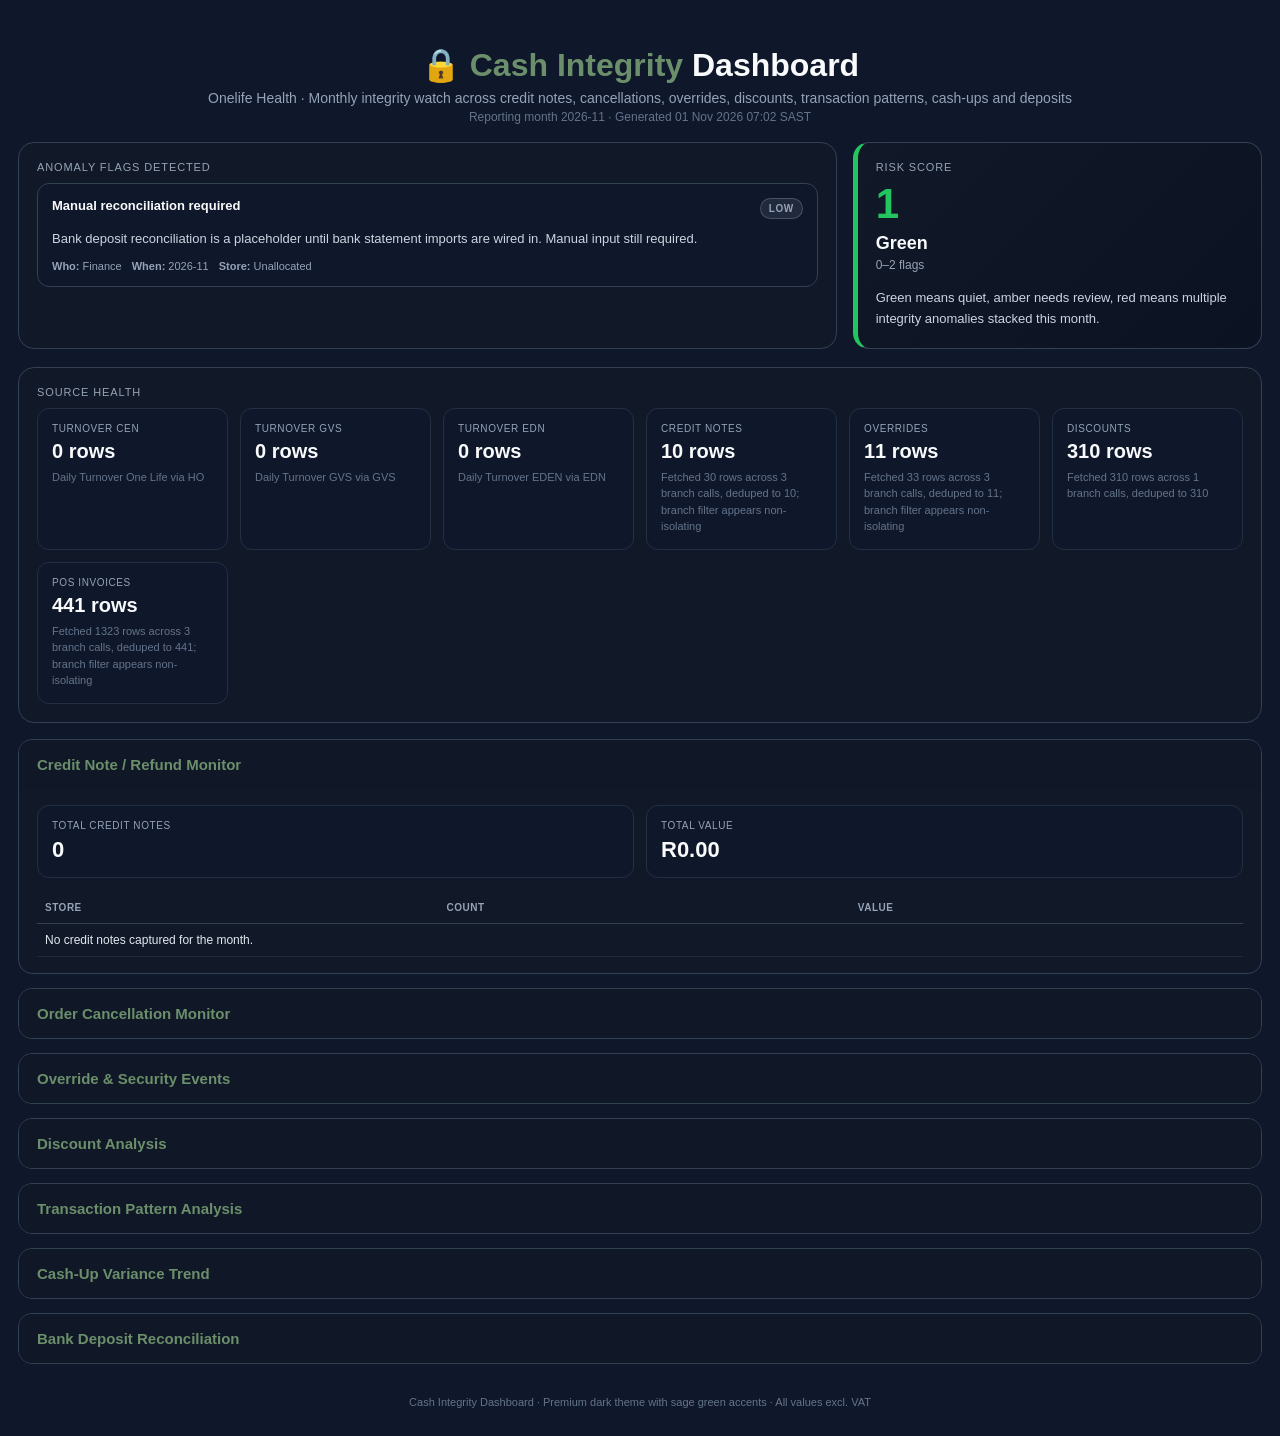
<file: cash-integrity.html>
<!DOCTYPE html>
<html lang='en'>
<head>
<meta charset='UTF-8'>
<meta name='viewport' content='width=device-width, initial-scale=1.0'>
<title>Cash Integrity Dashboard | 2026-11</title>
<style>
*{box-sizing:border-box;margin:0;padding:0}
body{background:#0f172a;color:#e2e8f0;font-family:-apple-system,BlinkMacSystemFont,'Segoe UI',sans-serif;padding:18px}
.container{max-width:1320px;margin:0 auto}
header{padding:28px 0 18px;text-align:center}
header h1{font-size:32px;font-weight:800;color:#f8fafc}
header h1 span{color:#6B8E6B}
header .sub{color:#94a3b8;font-size:14px;margin-top:6px}
header .meta{color:#64748b;font-size:12px;margin-top:4px}
.top-grid{display:grid;grid-template-columns:2fr 1fr;gap:16px;margin-bottom:18px}
.card{background:#111827;border:1px solid #334155;border-radius:16px;padding:18px}
.risk-card{border-left:5px solid #22c55e;background:linear-gradient(135deg,#111827,#0b1322)}
.risk-k{font-size:11px;text-transform:uppercase;letter-spacing:.08em;color:#94a3b8;margin-bottom:10px}
.risk-v{font-size:42px;font-weight:900;color:#22c55e;line-height:1}
.risk-label{font-size:18px;font-weight:700;color:#f8fafc;margin-top:8px}
.risk-band{font-size:12px;color:#94a3b8;margin-top:4px}
.mini-grid{display:grid;grid-template-columns:repeat(auto-fit,minmax(140px,1fr));gap:12px;margin-bottom:14px}
.mini-card{background:#0f172a;border:1px solid #233044;border-radius:12px;padding:14px}
.mini-k{font-size:10px;text-transform:uppercase;letter-spacing:.06em;color:#94a3b8}
.mini-v{font-size:22px;font-weight:800;color:#f8fafc;margin-top:6px}
.flag-grid{display:grid;grid-template-columns:repeat(auto-fit,minmax(280px,1fr));gap:12px}
.flag-card{background:#0f172a;border:1px solid #334155;border-radius:12px;padding:14px}
.flag-top{display:flex;justify-content:space-between;gap:10px;align-items:flex-start}
.flag-section{font-weight:700;color:#f8fafc;font-size:13px}
.flag-severity{padding:4px 8px;border-radius:999px;font-size:10px;font-weight:800;letter-spacing:.05em}
.flag-body{color:#cbd5e1;font-size:13px;line-height:1.6;margin-top:10px}
.flag-meta{display:flex;flex-wrap:wrap;gap:10px;margin-top:10px;color:#94a3b8;font-size:11px}
.section-block{background:#111827;border:1px solid #334155;border-radius:14px;margin-bottom:14px;overflow:hidden}
.section-block summary{cursor:pointer;list-style:none;padding:16px 18px;font-size:15px;font-weight:700;color:#6B8E6B;background:#101827}
.section-block summary::-webkit-details-marker{display:none}
.section-body{padding:16px 18px;overflow-x:auto}
.source-grid{display:grid;grid-template-columns:repeat(auto-fit,minmax(180px,1fr));gap:12px}
.source-card{background:#0f172a;border:1px solid #233044;border-radius:12px;padding:14px}
.source-k{color:#94a3b8;font-size:10px;text-transform:uppercase;letter-spacing:.06em}
.source-v{color:#f8fafc;font-size:20px;font-weight:800;margin:6px 0}
.source-n{color:#64748b;font-size:11px;line-height:1.5}
table{width:100%;border-collapse:collapse;font-size:12px}
th{text-align:left;padding:10px 8px;color:#94a3b8;border-bottom:1px solid #334155;text-transform:uppercase;font-size:10px;letter-spacing:.05em}
td{padding:9px 8px;border-bottom:1px solid #1e293b}
.num{text-align:right;font-variant-numeric:tabular-nums}
.group-row{background:#0b1322;color:#6B8E6B;font-weight:700}
tr.bad td{color:#fca5a5} tr.warn td{color:#fbbf24} tr.ok td{color:#cbd5e1}
.placeholder-note{background:#172033;border:1px dashed #6B8E6B;border-radius:10px;padding:12px;color:#cbd5e1;margin-bottom:12px}
.footer{text-align:center;color:#64748b;font-size:11px;padding:18px 0 10px}
@media (max-width: 860px){.top-grid{grid-template-columns:1fr} body{padding:12px} header h1{font-size:26px}}
</style>
</head>
<body>
<div class='container'>
<header>
    <h1>🔒 <span>Cash Integrity</span> Dashboard</h1>
    <div class='sub'>Onelife Health · Monthly integrity watch across credit notes, cancellations, overrides, discounts, transaction patterns, cash-ups and deposits</div>
    <div class='meta'>Reporting month 2026-11 · Generated 01 Nov 2026 07:02 SAST</div>
</header>

<div class='top-grid'>
    <div class='card'>
        <div class='risk-k'>Anomaly flags detected</div>
        <div class='flag-grid'>
        <div class="flag-card">
            <div class="flag-top">
                <span class="flag-section">Manual reconciliation required</span>
                <span class="flag-severity" style="background:#94a3b822;color:#94a3b8;border:1px solid #94a3b855">LOW</span>
            </div>
            <div class="flag-body">Bank deposit reconciliation is a placeholder until bank statement imports are wired in. Manual input still required.</div>
            <div class="flag-meta">
                <span><strong>Who:</strong> Finance</span>
                <span><strong>When:</strong> 2026-11</span>
                <span><strong>Store:</strong> Unallocated</span>
            </div>
        </div>
        </div>
    </div>
    <div class='card risk-card'>
        <div class='risk-k'>Risk score</div>
        <div class='risk-v'>1</div>
        <div class='risk-label'>Green</div>
        <div class='risk-band'>0–2 flags</div>
        <div style='margin-top:16px;color:#cbd5e1;font-size:13px;line-height:1.6'>Green means quiet, amber needs review, red means multiple integrity anomalies stacked this month.</div>
    </div>
</div>

<div class='card' style='margin-bottom:16px'>
    <div class='risk-k'>Source health</div>
    <div class='source-grid'><div class='source-card'><div class='source-k'>Turnover Cen</div><div class='source-v'>0 rows</div><div class='source-n'>Daily Turnover One Life via HO</div></div><div class='source-card'><div class='source-k'>Turnover Gvs</div><div class='source-v'>0 rows</div><div class='source-n'>Daily Turnover GVS via GVS</div></div><div class='source-card'><div class='source-k'>Turnover Edn</div><div class='source-v'>0 rows</div><div class='source-n'>Daily Turnover EDEN via EDN</div></div><div class='source-card'><div class='source-k'>Credit Notes</div><div class='source-v'>10 rows</div><div class='source-n'>Fetched 30 rows across 3 branch calls, deduped to 10; branch filter appears non-isolating</div></div><div class='source-card'><div class='source-k'>Overrides</div><div class='source-v'>11 rows</div><div class='source-n'>Fetched 33 rows across 3 branch calls, deduped to 11; branch filter appears non-isolating</div></div><div class='source-card'><div class='source-k'>Discounts</div><div class='source-v'>310 rows</div><div class='source-n'>Fetched 310 rows across 1 branch calls, deduped to 310</div></div><div class='source-card'><div class='source-k'>Pos Invoices</div><div class='source-v'>441 rows</div><div class='source-n'>Fetched 1323 rows across 3 branch calls, deduped to 441; branch filter appears non-isolating</div></div></div>
</div>


        <details class='section-block' open id='credit-note-refund-monitor'>
            <summary>Credit Note / Refund Monitor</summary>
            <div class='section-body'>
        <div class='mini-grid'>
            <div class='mini-card'><div class='mini-k'>Total credit notes</div><div class='mini-v'>0</div></div>
            <div class='mini-card'><div class='mini-k'>Total value</div><div class='mini-v'>R0.00</div></div>
        </div>
        <table><thead><tr><th>Store</th><th>Count</th><th>Value</th></tr></thead><tbody><tr><td colspan='3'>No credit notes captured for the month.</td></tr></tbody></table>
        </div>
        </details>
        
        <details class='section-block'  id='order-cancellation-monitor'>
            <summary>Order Cancellation Monitor</summary>
            <div class='section-body'>
        <div class='mini-grid'>
            <div class='mini-card'><div class='mini-k'>MTD cancellations</div><div class='mini-v'>0</div></div>
            <div class='mini-card'><div class='mini-k'>Tracked users</div><div class='mini-v'>0</div></div>
        </div>
        <table><thead><tr><th>User</th><th>Cancellations</th></tr></thead><tbody><tr><td colspan='2'>No cancellations found.</td></tr></tbody></table>
        </div>
        </details>
        
        <details class='section-block'  id='override-security-events'>
            <summary>Override &amp; Security Events</summary>
            <div class='section-body'>
        <div class='mini-grid'>
            <div class='mini-card'><div class='mini-k'>Override entries</div><div class='mini-v'>0</div></div>
            <div class='mini-card'><div class='mini-k'>Failed passwords</div><div class='mini-v'>0</div></div>
            <div class='mini-card'><div class='mini-k'>Forced logouts</div><div class='mini-v'>0</div></div>
        </div>
        <table><thead><tr><th>User</th><th>Override count</th></tr></thead><tbody><tr><td colspan='2'>No override events found.</td></tr></tbody></table>
        </div>
        </details>
        
        <details class='section-block'  id='discount-analysis'>
            <summary>Discount Analysis</summary>
            <div class='section-body'><table><thead><tr><th>User</th><th>Store</th><th>Total discount</th><th>Avg discount</th><th>Discount rate</th></tr></thead><tbody><tr><td colspan='5'>No discounts matched to the month.</td></tr></tbody></table></div>
        </details>
        
        <details class='section-block'  id='transaction-pattern-analysis'>
            <summary>Transaction Pattern Analysis</summary>
            <div class='section-body'><table><thead><tr><th>User</th><th>Store</th><th>Transactions</th><th>Avg transaction</th><th>Revenue</th></tr></thead><tbody><tr><td colspan='5'>No POS invoice headers available for the reporting month.</td></tr></tbody></table></div>
        </details>
        
        <details class='section-block'  id='cash-up-variance-trend'>
            <summary>Cash-Up Variance Trend</summary>
            <div class='section-body'><table><thead><tr><th>Date</th><th>Session</th><th>Teller</th><th>System</th><th>Counted</th><th>Variance</th></tr></thead><tbody><tr><td colspan='6'>No cash-up variance files found for the month.</td></tr></tbody></table></div>
        </details>
        
        <details class='section-block'  id='bank-deposit-reconciliation'>
            <summary>Bank Deposit Reconciliation</summary>
            <div class='section-body'><div class='placeholder-note'>This section is intentionally a placeholder until bank statement data is wired in.</div><table><thead><tr><th>Store</th><th>Expected deposits</th><th>Actual deposits</th></tr></thead><tbody><tr><td colspan='3'>No cash-up totals available yet.</td></tr></tbody></table></div>
        </details>
        

<div class='footer'>Cash Integrity Dashboard · Premium dark theme with sage green accents · All values excl. VAT</div>
</div>
</body>
</html>
</file>
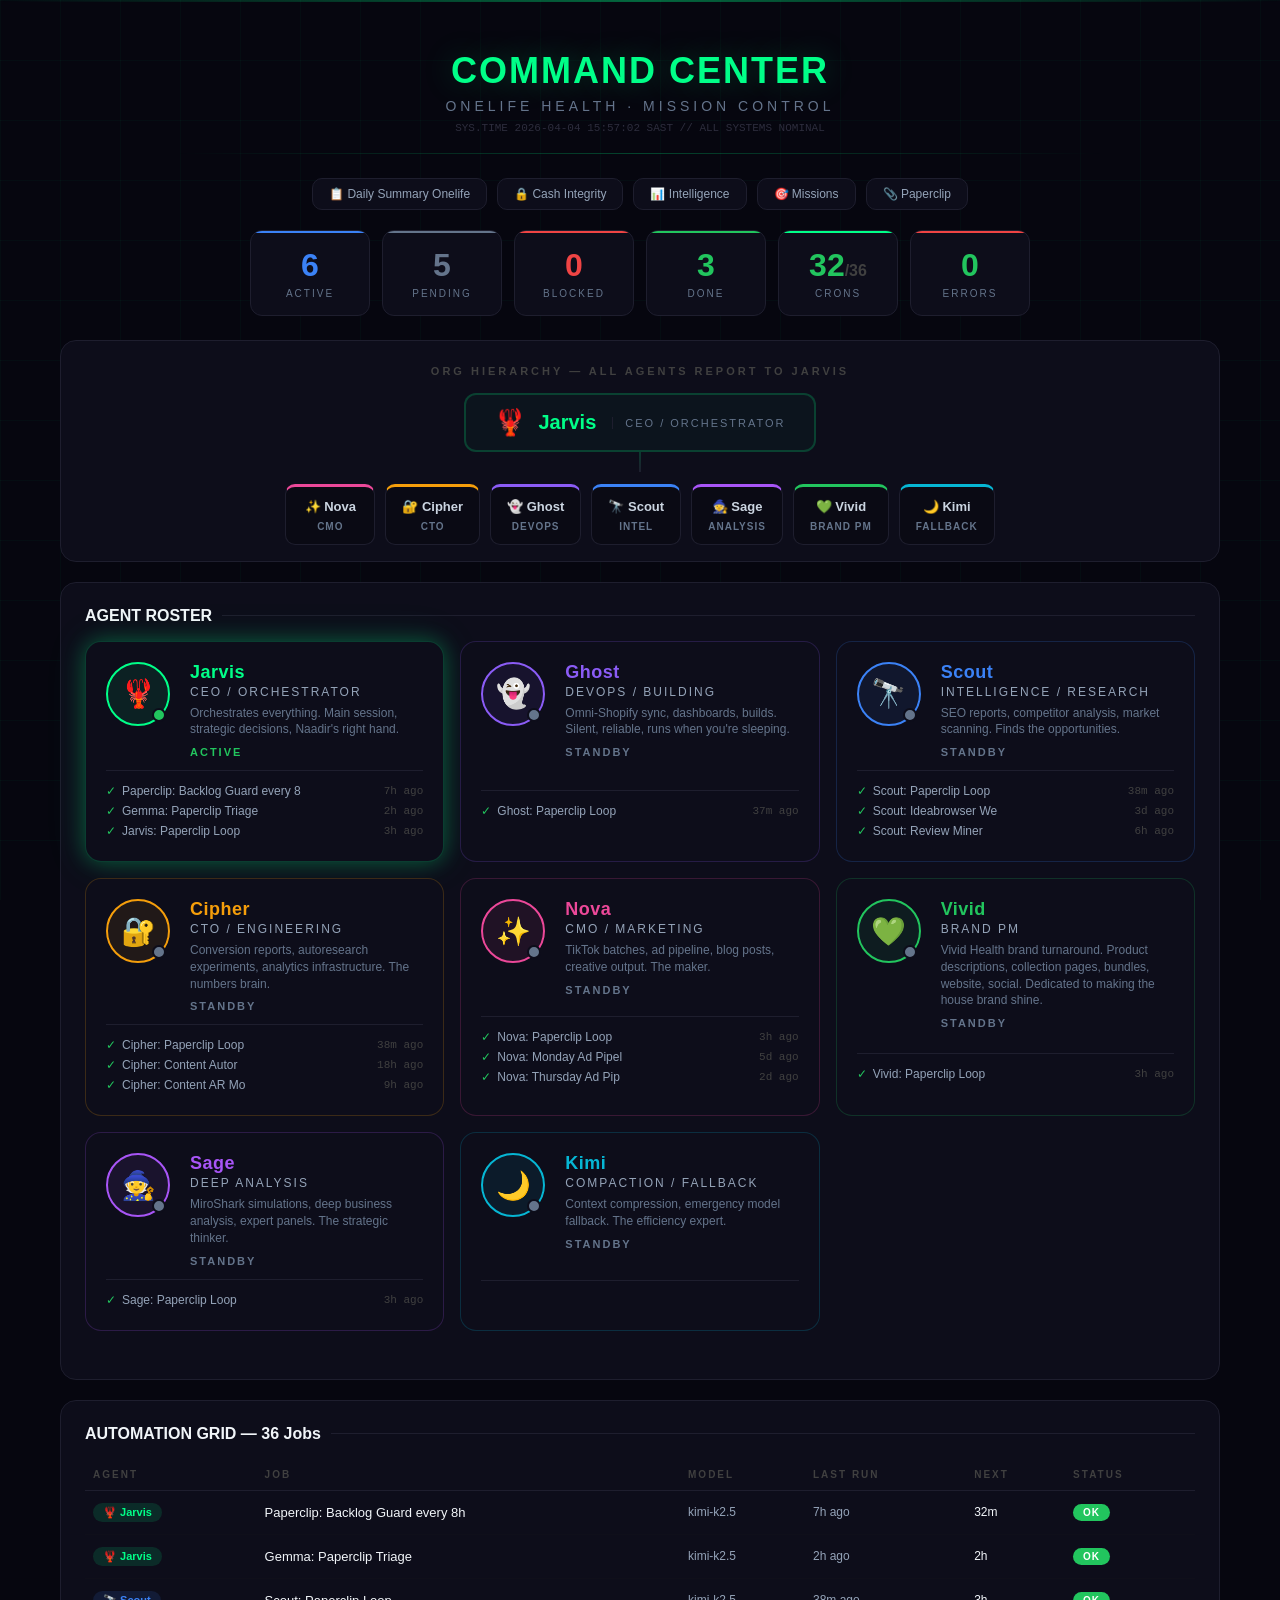
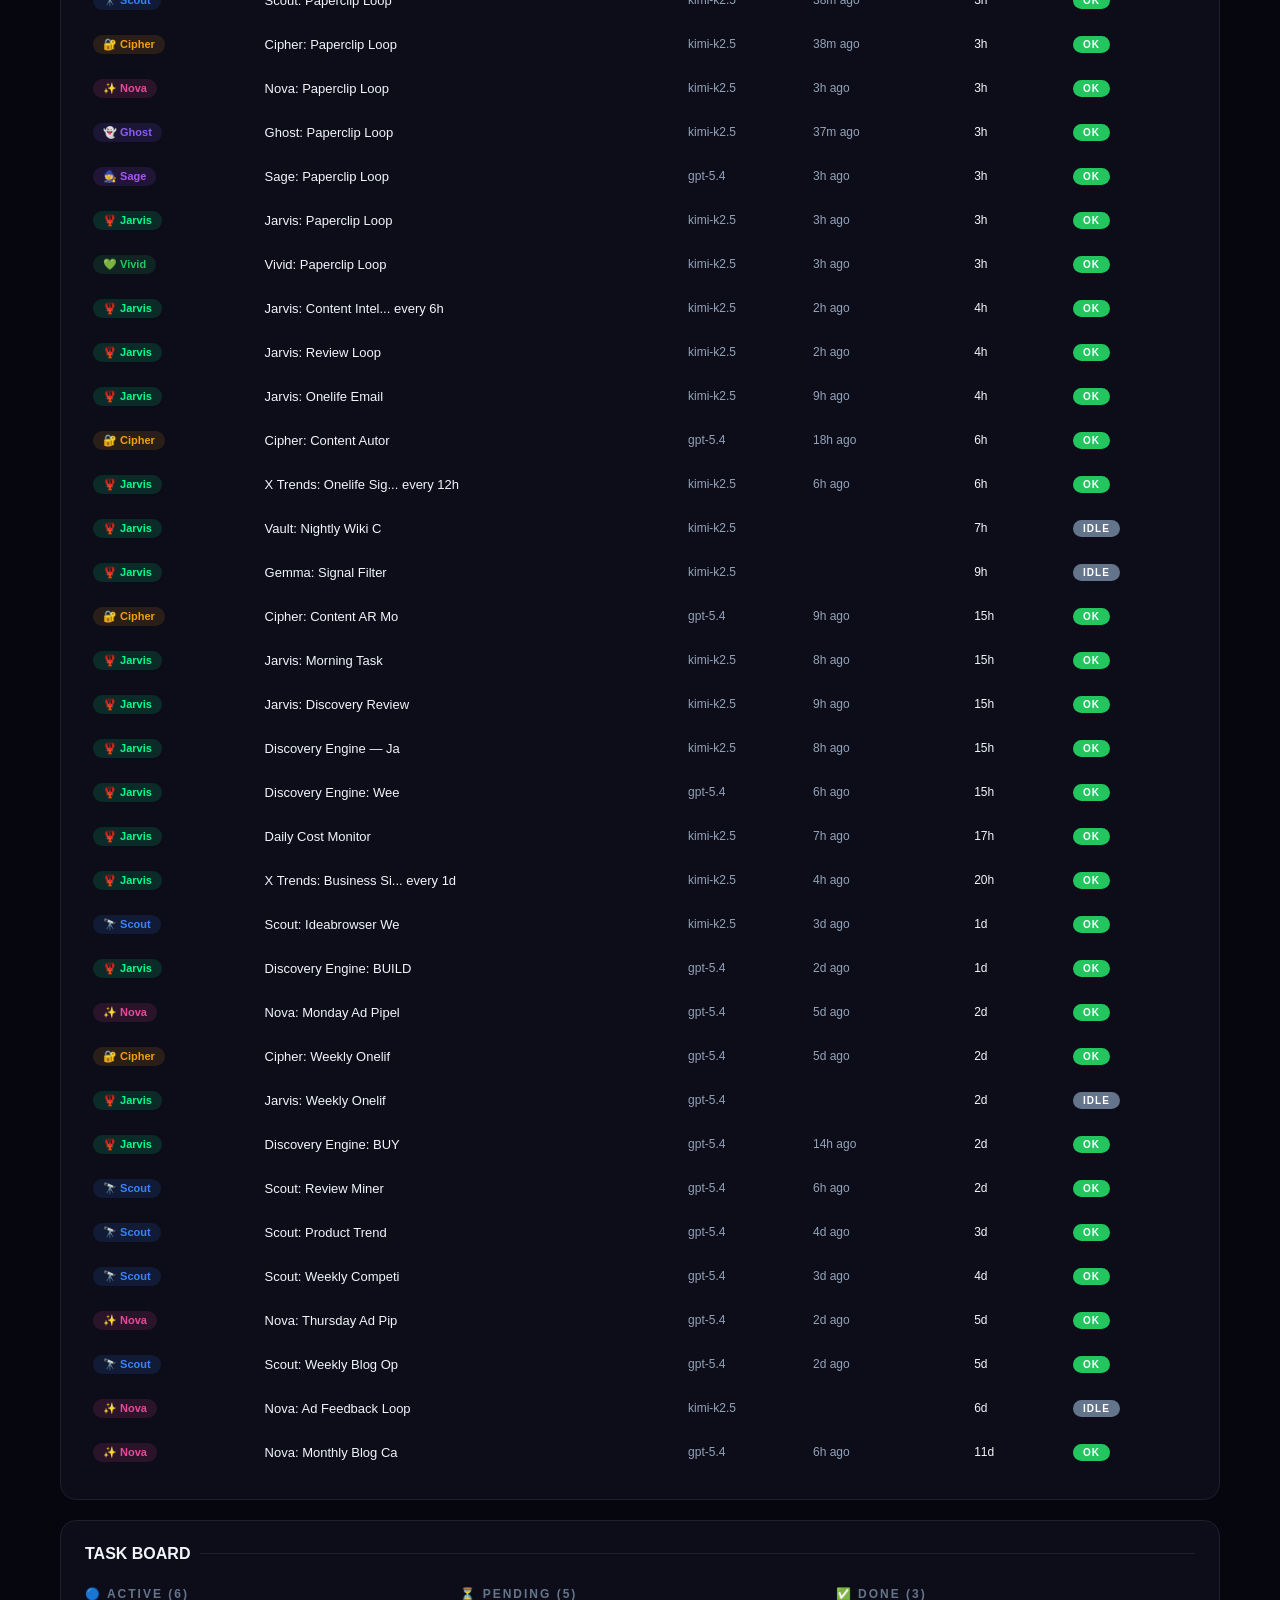
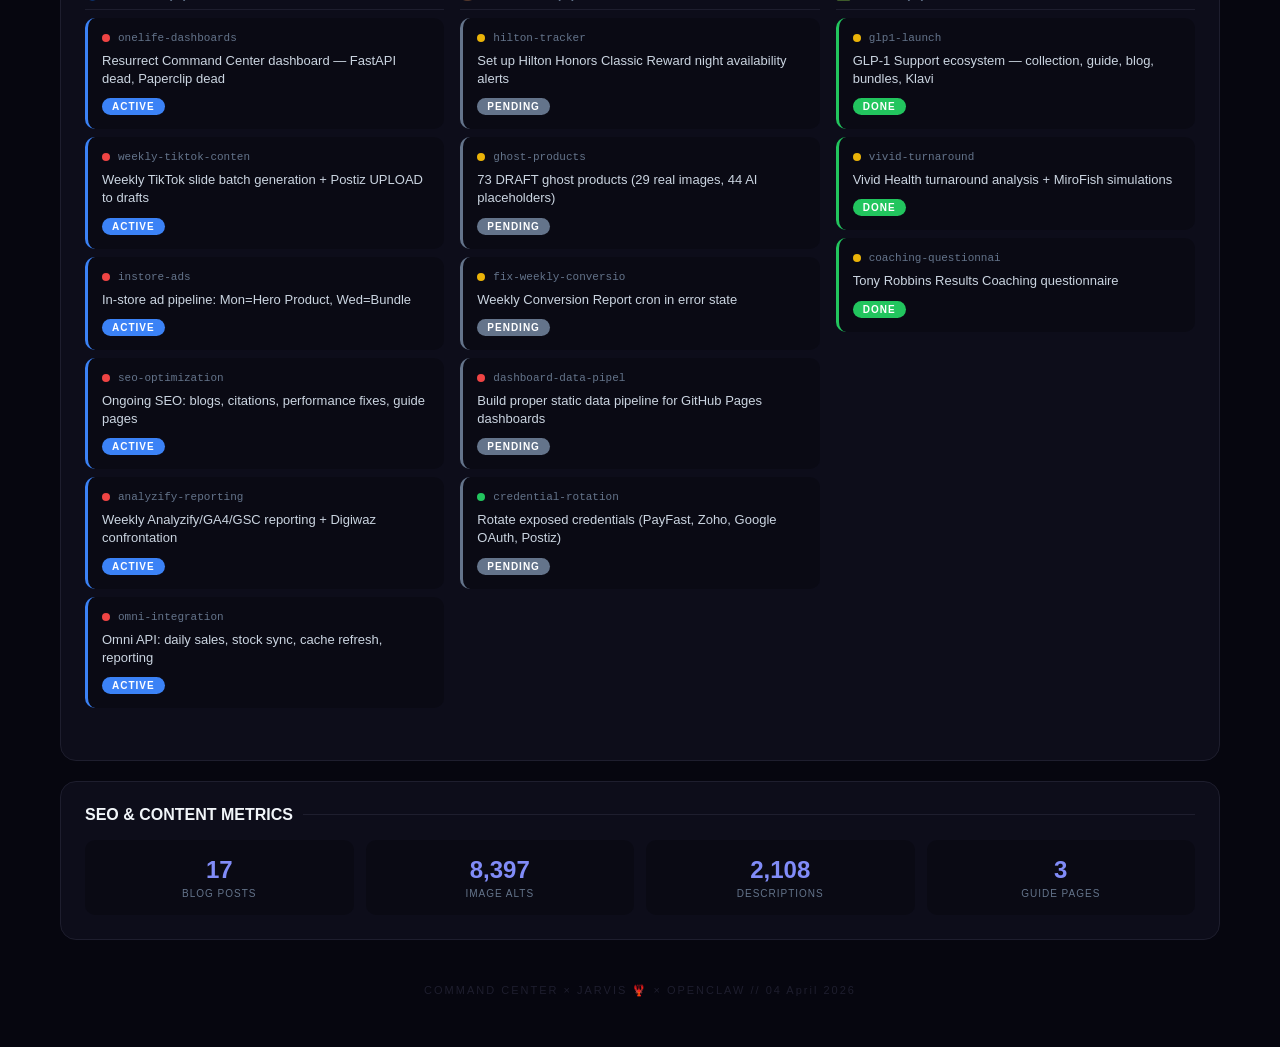
<file: command-center.html>
<!DOCTYPE html>
<html lang="en">
<head>
<meta charset="UTF-8">
<meta name="viewport" content="width=device-width,initial-scale=1">
<meta http-equiv="refresh" content="1800">
<title>Command Center | 04 Apr</title>
<style>
*{box-sizing:border-box;margin:0;padding:0}
body{background:#06060f;color:#f1f5f9;font-family:-apple-system,BlinkMacSystemFont,'Segoe UI',sans-serif;overflow-x:hidden}

/* Animated grid background */
body::before{
    content:'';position:fixed;top:0;left:0;width:100%;height:100%;
    background:
        linear-gradient(rgba(0,255,136,0.03) 1px,transparent 1px),
        linear-gradient(90deg,rgba(0,255,136,0.03) 1px,transparent 1px);
    background-size:60px 60px;
    animation:grid-drift 20s linear infinite;
    pointer-events:none;z-index:0
}
@keyframes grid-drift{0%{transform:translate(0,0)}100%{transform:translate(60px,60px)}}

.container{max-width:1200px;margin:0 auto;padding:20px;position:relative;z-index:1}

/* Header */
.header{text-align:center;padding:30px 0 20px;margin-bottom:24px;position:relative}
.header h1{font-size:36px;font-weight:900;letter-spacing:2px;color:#00ff88;text-shadow:0 0 30px #00ff8840}
.header .subtitle{font-size:14px;color:#64748b;margin-top:6px;letter-spacing:4px;text-transform:uppercase}
.header .timestamp{font-size:11px;color:#2d2d3d;margin-top:8px;font-family:'Courier New',monospace}
.header::after{
    content:'';position:absolute;bottom:0;left:10%;right:10%;height:1px;
    background:linear-gradient(90deg,transparent,#00ff8840,transparent)
}

/* KPI Strip */
.kpi-strip{display:flex;gap:12px;margin-bottom:24px;justify-content:center;flex-wrap:wrap}
.kpi{background:#0d0d1a;border:1px solid #1e1e2e;border-radius:12px;padding:16px 24px;text-align:center;min-width:120px;position:relative;overflow:hidden}
.kpi::before{content:'';position:absolute;top:0;left:0;right:0;height:2px;background:var(--accent)}
.kpi-val{font-size:32px;font-weight:800}
.kpi-lbl{font-size:10px;color:#64748b;text-transform:uppercase;letter-spacing:2px;margin-top:4px}

/* Agent Cards */
.agents-grid{display:grid;grid-template-columns:repeat(auto-fit,minmax(340px,1fr));gap:16px;margin-bottom:24px}
.agent-card{
    background:#0d0d1a;border:1px solid #1e1e2e;border-radius:16px;padding:20px;
    display:grid;grid-template-columns:72px 1fr;grid-template-rows:auto auto;gap:12px;
    transition:all 0.3s ease;position:relative;overflow:hidden
}
.agent-card:hover{transform:translateY(-2px);border-color:#2d2d3d}
.agent-avatar{
    width:64px;height:64px;border-radius:50%;display:flex;align-items:center;justify-content:center;
    position:relative;grid-row:1/2
}
.agent-emoji{font-size:28px}
.status-dot{
    position:absolute;bottom:2px;right:2px;width:14px;height:14px;border-radius:50%;
    border:2px solid #0d0d1a
}
.agent-info{grid-row:1/2}
.agent-name{font-size:18px;font-weight:700;letter-spacing:0.5px}
.agent-role{font-size:12px;color:#94a3b8;text-transform:uppercase;letter-spacing:2px;margin-top:2px}
.agent-desc{font-size:12px;color:#64748b;margin-top:6px;line-height:1.4}
.agent-status{font-size:11px;font-weight:700;letter-spacing:2px;margin-top:8px}
.agent-feed{grid-column:1/-1;border-top:1px solid #1e1e2e;padding-top:10px}
.agent-cron{font-size:12px;color:#94a3b8;padding:3px 0;display:flex;gap:6px;align-items:center}
.cron-time{margin-left:auto;font-size:11px;color:#404040;font-family:monospace}

/* Pulse animations */
.pulse-active{animation:pulse-glow 2s ease-in-out infinite}
.pulse-error{animation:pulse-error 1.5s ease-in-out infinite}
@keyframes pulse-glow{
    0%,100%{box-shadow:0 0 5px transparent}
    50%{box-shadow:0 0 20px rgba(0,255,136,0.15)}
}
@keyframes pulse-error{
    0%,100%{box-shadow:0 0 5px transparent}
    50%{box-shadow:0 0 20px rgba(239,68,68,0.2)}
}

/* Cron Table */
.section{background:#0d0d1a;border:1px solid #1e1e2e;border-radius:16px;padding:24px;margin-bottom:20px}
.section-title{font-size:16px;font-weight:700;margin-bottom:16px;display:flex;align-items:center;gap:10px}
.section-title::after{content:'';flex:1;height:1px;background:#1e1e2e}
table{width:100%;border-collapse:collapse}
th{font-size:10px;color:#404040;text-align:left;padding:10px 8px;letter-spacing:2px;text-transform:uppercase;border-bottom:1px solid #1e1e2e}
td{padding:12px 8px;border-bottom:1px solid #0f0f1a;font-size:13px}
.cron-name{max-width:400px;word-break:break-word}
.agent-badge{display:inline-block;padding:3px 10px;border-radius:20px;font-size:11px;font-weight:600;white-space:nowrap}
.status-pill{display:inline-block;padding:3px 10px;border-radius:12px;font-size:10px;font-weight:700;color:#fff;text-transform:uppercase;letter-spacing:1px}

/* Task Board */
.task-board{display:grid;grid-template-columns:1fr 1fr 1fr;gap:16px;margin-bottom:20px}
.task-column-header{font-size:12px;font-weight:700;color:#64748b;text-transform:uppercase;letter-spacing:2px;padding:8px 0;margin-bottom:8px;border-bottom:1px solid #1e1e2e}
.task-card{background:#0a0a14;border-radius:10px;padding:14px;margin-bottom:8px;transition:all 0.2s}
.task-card:hover{background:#12121f}
.task-header{display:flex;align-items:center;gap:8px;margin-bottom:8px}
.priority-dot{width:8px;height:8px;border-radius:50%;flex-shrink:0}
.task-id{font-size:11px;color:#64748b;font-family:monospace}
.task-desc{font-size:13px;line-height:1.4;margin-bottom:8px;color:#cbd5e1}

/* SEO */
.seo-grid{display:grid;grid-template-columns:repeat(4,1fr);gap:12px}
.seo-item{background:#0a0a14;border-radius:10px;padding:16px;text-align:center}
.seo-num{font-size:24px;font-weight:800;color:#818cf8}
.seo-lbl{font-size:10px;color:#64748b;margin-top:4px;text-transform:uppercase;letter-spacing:1px}

/* Org Chart */
.org-chart{background:#0d0d1a;border:1px solid #1e1e2e;border-radius:16px;padding:24px 24px 16px;margin-bottom:20px;text-align:center}
.org-chart-title{font-size:11px;font-weight:700;color:#404040;letter-spacing:3px;text-transform:uppercase;margin-bottom:16px}
.org-ceo{display:inline-flex;align-items:center;gap:12px;background:#00ff8808;border:2px solid #00ff8830;border-radius:12px;padding:12px 28px;margin-bottom:0}
.org-reports{display:flex;gap:10px;justify-content:center;flex-wrap:wrap}
.org-node{background:#0a0a14;border:1px solid #1e1e2e;border-top-width:3px;border-radius:10px;padding:10px 16px;font-size:13px;font-weight:600;color:#cbd5e1;min-width:90px;text-align:center;line-height:1.5}
.org-node small{display:block;font-size:10px;color:#64748b;text-transform:uppercase;letter-spacing:1px;margin-top:2px}

/* Links */
.link-bar{display:flex;gap:10px;justify-content:center;margin:20px 0;flex-wrap:wrap}
.link-bar a{
    color:#94a3b8;text-decoration:none;font-size:12px;padding:8px 16px;
    background:#0d0d1a;border:1px solid #1e1e2e;border-radius:10px;
    transition:all 0.2s
}
.link-bar a:hover{background:#1e1e2e;color:#f1f5f9;border-color:#2d2d3d}

.footer{text-align:center;padding:24px;font-size:11px;color:#1e1e2e;letter-spacing:2px}

/* Scanning line animation */
.scan-line{
    position:fixed;top:0;left:0;right:0;height:2px;
    background:linear-gradient(90deg,transparent,#00ff8860,transparent);
    animation:scan 8s linear infinite;
    pointer-events:none;z-index:100
}
@keyframes scan{
    0%{top:0;opacity:0}10%{opacity:1}90%{opacity:1}100%{top:100vh;opacity:0}
}

@media(max-width:768px){
    .agents-grid{grid-template-columns:1fr}
    .task-board{grid-template-columns:1fr}
    .seo-grid{grid-template-columns:repeat(2,1fr)}
    .kpi-strip{gap:8px}
    .kpi{min-width:80px;padding:12px 16px}
    .kpi-val{font-size:24px}
}
</style>
</head>
<body>

<div class="scan-line"></div>

<div class="container">

<div class="header">
    <h1>COMMAND CENTER</h1>
    <div class="subtitle">Onelife Health · Mission Control</div>
    <div class="timestamp">SYS.TIME 2026-04-04 15:57:02 SAST // ALL SYSTEMS NOMINAL</div>
</div>

<div class="link-bar">
    <a href="https://infoonelifesa-cpu.github.io/onelife-intelligence/daily.html">📋 Daily Summary Onelife</a>
    <a href="https://infoonelifesa-cpu.github.io/onelife-intelligence/cash-integrity.html">🔒 Cash Integrity</a>
    <a href="https://infoonelifesa-cpu.github.io/onelife-intelligence/">📊 Intelligence</a>
    <a href="https://infoonelifesa-cpu.github.io/onelife-missions/">🎯 Missions</a>
    <a href="https://xcgagj-ip-104-28-154-134.tunnelmole.net" target="_blank" rel="noopener noreferrer">📎 Paperclip</a>
</div>

<!-- KPI Strip -->
<div class="kpi-strip">
    <div class="kpi" style="--accent:#3b82f6"><div class="kpi-val" style="color:#3b82f6">6</div><div class="kpi-lbl">Active</div></div>
    <div class="kpi" style="--accent:#64748b"><div class="kpi-val" style="color:#64748b">5</div><div class="kpi-lbl">Pending</div></div>
    <div class="kpi" style="--accent:#ef4444"><div class="kpi-val" style="color:#ef4444">0</div><div class="kpi-lbl">Blocked</div></div>
    <div class="kpi" style="--accent:#22c55e"><div class="kpi-val" style="color:#22c55e">3</div><div class="kpi-lbl">Done</div></div>
    <div class="kpi" style="--accent:#00ff88"><div class="kpi-val" style="color:#22c55e">32<span style="font-size:16px;color:#404040">/36</span></div><div class="kpi-lbl">Crons</div></div>
    <div class="kpi" style="--accent:#ef4444"><div class="kpi-val" style="color:#22c55e">0</div><div class="kpi-lbl">Errors</div></div>
</div>

<!-- Org Hierarchy -->
<div class="org-chart">
    <div class="org-chart-title">ORG HIERARCHY — ALL AGENTS REPORT TO JARVIS</div>
    <div class="org-ceo">
        <span style="font-size:26px">🦞</span>
        <span style="font-size:20px;font-weight:800;color:#00ff88">Jarvis</span>
        <span style="font-size:11px;color:#64748b;text-transform:uppercase;letter-spacing:2px;border-left:1px solid #1e1e2e;padding-left:12px;margin-left:4px">CEO / Orchestrator</span>
    </div>
    <div style="width:2px;height:20px;background:linear-gradient(#00ff8830,#1e1e2e);margin:0 auto 12px"></div>
    <div class="org-reports">
        <div class="org-node" style="border-top-color:#ec4899">✨ Nova<small>CMO</small></div>
        <div class="org-node" style="border-top-color:#f59e0b">🔐 Cipher<small>CTO</small></div>
        <div class="org-node" style="border-top-color:#8b5cf6">👻 Ghost<small>DevOps</small></div>
        <div class="org-node" style="border-top-color:#3b82f6">🔭 Scout<small>Intel</small></div>
        <div class="org-node" style="border-top-color:#a855f7">🧙 Sage<small>Analysis</small></div>
        <div class="org-node" style="border-top-color:#22c55e">💚 Vivid<small>Brand PM</small></div>
        <div class="org-node" style="border-top-color:#06b6d4">🌙 Kimi<small>Fallback</small></div>
    </div>
</div>

<!-- Agent Roster -->
<div class="section">
    <div class="section-title">AGENT ROSTER</div>
    <div class="agents-grid">
        
        <div class="agent-card pulse-active" style="border-color:#00ff8833;box-shadow:0 0 20px #00ff8840,0 0 40px #00ff8820;">
            <div class="agent-avatar" style="background:#00ff8815;border:2px solid #00ff88">
                <span class="agent-emoji">🦞</span>
                <div class="status-dot" style="background:#22c55e"></div>
            </div>
            <div class="agent-info">
                <div class="agent-name" style="color:#00ff88">Jarvis</div>
                <div class="agent-role">CEO / Orchestrator</div>
                <div class="agent-desc">Orchestrates everything. Main session, strategic decisions, Naadir's right hand.</div>
                <div class="agent-status" style="color:#22c55e">ACTIVE</div>
            </div>
            <div class="agent-feed"><div class="agent-cron"><span style="color:#22c55e">✓</span> Paperclip: Backlog Guard every 8 <span class="cron-time">7h ago</span></div><div class="agent-cron"><span style="color:#22c55e">✓</span> Gemma: Paperclip Triage <span class="cron-time">2h ago</span></div><div class="agent-cron"><span style="color:#22c55e">✓</span> Jarvis: Paperclip Loop <span class="cron-time">3h ago</span></div></div>
        </div>
        <div class="agent-card " style="border-color:#8b5cf633;">
            <div class="agent-avatar" style="background:#8b5cf615;border:2px solid #8b5cf6">
                <span class="agent-emoji">👻</span>
                <div class="status-dot" style="background:#64748b"></div>
            </div>
            <div class="agent-info">
                <div class="agent-name" style="color:#8b5cf6">Ghost</div>
                <div class="agent-role">DevOps / Building</div>
                <div class="agent-desc">Omni-Shopify sync, dashboards, builds. Silent, reliable, runs when you're sleeping.</div>
                <div class="agent-status" style="color:#64748b">STANDBY</div>
            </div>
            <div class="agent-feed"><div class="agent-cron"><span style="color:#22c55e">✓</span> Ghost: Paperclip Loop <span class="cron-time">37m ago</span></div></div>
        </div>
        <div class="agent-card " style="border-color:#3b82f633;">
            <div class="agent-avatar" style="background:#3b82f615;border:2px solid #3b82f6">
                <span class="agent-emoji">🔭</span>
                <div class="status-dot" style="background:#64748b"></div>
            </div>
            <div class="agent-info">
                <div class="agent-name" style="color:#3b82f6">Scout</div>
                <div class="agent-role">Intelligence / Research</div>
                <div class="agent-desc">SEO reports, competitor analysis, market scanning. Finds the opportunities.</div>
                <div class="agent-status" style="color:#64748b">STANDBY</div>
            </div>
            <div class="agent-feed"><div class="agent-cron"><span style="color:#22c55e">✓</span> Scout: Paperclip Loop <span class="cron-time">38m ago</span></div><div class="agent-cron"><span style="color:#22c55e">✓</span> Scout: Ideabrowser We <span class="cron-time">3d ago</span></div><div class="agent-cron"><span style="color:#22c55e">✓</span> Scout: Review Miner <span class="cron-time">6h ago</span></div></div>
        </div>
        <div class="agent-card " style="border-color:#f59e0b33;">
            <div class="agent-avatar" style="background:#f59e0b15;border:2px solid #f59e0b">
                <span class="agent-emoji">🔐</span>
                <div class="status-dot" style="background:#64748b"></div>
            </div>
            <div class="agent-info">
                <div class="agent-name" style="color:#f59e0b">Cipher</div>
                <div class="agent-role">CTO / Engineering</div>
                <div class="agent-desc">Conversion reports, autoresearch experiments, analytics infrastructure. The numbers brain.</div>
                <div class="agent-status" style="color:#64748b">STANDBY</div>
            </div>
            <div class="agent-feed"><div class="agent-cron"><span style="color:#22c55e">✓</span> Cipher: Paperclip Loop <span class="cron-time">38m ago</span></div><div class="agent-cron"><span style="color:#22c55e">✓</span> Cipher: Content Autor <span class="cron-time">18h ago</span></div><div class="agent-cron"><span style="color:#22c55e">✓</span> Cipher: Content AR Mo <span class="cron-time">9h ago</span></div></div>
        </div>
        <div class="agent-card " style="border-color:#ec489933;">
            <div class="agent-avatar" style="background:#ec489915;border:2px solid #ec4899">
                <span class="agent-emoji">✨</span>
                <div class="status-dot" style="background:#64748b"></div>
            </div>
            <div class="agent-info">
                <div class="agent-name" style="color:#ec4899">Nova</div>
                <div class="agent-role">CMO / Marketing</div>
                <div class="agent-desc">TikTok batches, ad pipeline, blog posts, creative output. The maker.</div>
                <div class="agent-status" style="color:#64748b">STANDBY</div>
            </div>
            <div class="agent-feed"><div class="agent-cron"><span style="color:#22c55e">✓</span> Nova: Paperclip Loop <span class="cron-time">3h ago</span></div><div class="agent-cron"><span style="color:#22c55e">✓</span> Nova: Monday Ad Pipel <span class="cron-time">5d ago</span></div><div class="agent-cron"><span style="color:#22c55e">✓</span> Nova: Thursday Ad Pip <span class="cron-time">2d ago</span></div></div>
        </div>
        <div class="agent-card " style="border-color:#22c55e33;">
            <div class="agent-avatar" style="background:#22c55e15;border:2px solid #22c55e">
                <span class="agent-emoji">💚</span>
                <div class="status-dot" style="background:#64748b"></div>
            </div>
            <div class="agent-info">
                <div class="agent-name" style="color:#22c55e">Vivid</div>
                <div class="agent-role">Brand PM</div>
                <div class="agent-desc">Vivid Health brand turnaround. Product descriptions, collection pages, bundles, website, social. Dedicated to making the house brand shine.</div>
                <div class="agent-status" style="color:#64748b">STANDBY</div>
            </div>
            <div class="agent-feed"><div class="agent-cron"><span style="color:#22c55e">✓</span> Vivid: Paperclip Loop <span class="cron-time">3h ago</span></div></div>
        </div>
        <div class="agent-card " style="border-color:#a855f733;">
            <div class="agent-avatar" style="background:#a855f715;border:2px solid #a855f7">
                <span class="agent-emoji">🧙</span>
                <div class="status-dot" style="background:#64748b"></div>
            </div>
            <div class="agent-info">
                <div class="agent-name" style="color:#a855f7">Sage</div>
                <div class="agent-role">Deep Analysis</div>
                <div class="agent-desc">MiroShark simulations, deep business analysis, expert panels. The strategic thinker.</div>
                <div class="agent-status" style="color:#64748b">STANDBY</div>
            </div>
            <div class="agent-feed"><div class="agent-cron"><span style="color:#22c55e">✓</span> Sage: Paperclip Loop <span class="cron-time">3h ago</span></div></div>
        </div>
        <div class="agent-card " style="border-color:#06b6d433;">
            <div class="agent-avatar" style="background:#06b6d415;border:2px solid #06b6d4">
                <span class="agent-emoji">🌙</span>
                <div class="status-dot" style="background:#64748b"></div>
            </div>
            <div class="agent-info">
                <div class="agent-name" style="color:#06b6d4">Kimi</div>
                <div class="agent-role">Compaction / Fallback</div>
                <div class="agent-desc">Context compression, emergency model fallback. The efficiency expert.</div>
                <div class="agent-status" style="color:#64748b">STANDBY</div>
            </div>
            <div class="agent-feed"></div>
        </div>
    </div>
</div>

<!-- Cron Monitor -->
<div class="section">
    <div class="section-title">AUTOMATION GRID — 36 Jobs</div>
    <table>
        <thead><tr><th>Agent</th><th>Job</th><th>Model</th><th>Last Run</th><th>Next</th><th>Status</th></tr></thead>
        <tbody><tr>
            <td><span class="agent-badge" style="background:#00ff8820;color:#00ff88">🦞 Jarvis</span></td>
            <td class="cron-name">Paperclip: Backlog Guard every 8h</td>
            <td style="color:#94a3b8;font-size:12px">kimi-k2.5</td>
            <td style="color:#94a3b8;font-size:12px">7h ago</td>
            <td style="font-size:12px">32m</td>
            <td><span class="status-pill" style="background:#22c55e">ok</span></td>
        </tr><tr>
            <td><span class="agent-badge" style="background:#00ff8820;color:#00ff88">🦞 Jarvis</span></td>
            <td class="cron-name">Gemma: Paperclip Triage</td>
            <td style="color:#94a3b8;font-size:12px">kimi-k2.5</td>
            <td style="color:#94a3b8;font-size:12px">2h ago</td>
            <td style="font-size:12px">2h</td>
            <td><span class="status-pill" style="background:#22c55e">ok</span></td>
        </tr><tr>
            <td><span class="agent-badge" style="background:#3b82f620;color:#3b82f6">🔭 Scout</span></td>
            <td class="cron-name">Scout: Paperclip Loop</td>
            <td style="color:#94a3b8;font-size:12px">kimi-k2.5</td>
            <td style="color:#94a3b8;font-size:12px">38m ago</td>
            <td style="font-size:12px">3h</td>
            <td><span class="status-pill" style="background:#22c55e">ok</span></td>
        </tr><tr>
            <td><span class="agent-badge" style="background:#f59e0b20;color:#f59e0b">🔐 Cipher</span></td>
            <td class="cron-name">Cipher: Paperclip Loop</td>
            <td style="color:#94a3b8;font-size:12px">kimi-k2.5</td>
            <td style="color:#94a3b8;font-size:12px">38m ago</td>
            <td style="font-size:12px">3h</td>
            <td><span class="status-pill" style="background:#22c55e">ok</span></td>
        </tr><tr>
            <td><span class="agent-badge" style="background:#ec489920;color:#ec4899">✨ Nova</span></td>
            <td class="cron-name">Nova: Paperclip Loop</td>
            <td style="color:#94a3b8;font-size:12px">kimi-k2.5</td>
            <td style="color:#94a3b8;font-size:12px">3h ago</td>
            <td style="font-size:12px">3h</td>
            <td><span class="status-pill" style="background:#22c55e">ok</span></td>
        </tr><tr>
            <td><span class="agent-badge" style="background:#8b5cf620;color:#8b5cf6">👻 Ghost</span></td>
            <td class="cron-name">Ghost: Paperclip Loop</td>
            <td style="color:#94a3b8;font-size:12px">kimi-k2.5</td>
            <td style="color:#94a3b8;font-size:12px">37m ago</td>
            <td style="font-size:12px">3h</td>
            <td><span class="status-pill" style="background:#22c55e">ok</span></td>
        </tr><tr>
            <td><span class="agent-badge" style="background:#a855f720;color:#a855f7">🧙 Sage</span></td>
            <td class="cron-name">Sage: Paperclip Loop</td>
            <td style="color:#94a3b8;font-size:12px">gpt-5.4</td>
            <td style="color:#94a3b8;font-size:12px">3h ago</td>
            <td style="font-size:12px">3h</td>
            <td><span class="status-pill" style="background:#22c55e">ok</span></td>
        </tr><tr>
            <td><span class="agent-badge" style="background:#00ff8820;color:#00ff88">🦞 Jarvis</span></td>
            <td class="cron-name">Jarvis: Paperclip Loop</td>
            <td style="color:#94a3b8;font-size:12px">kimi-k2.5</td>
            <td style="color:#94a3b8;font-size:12px">3h ago</td>
            <td style="font-size:12px">3h</td>
            <td><span class="status-pill" style="background:#22c55e">ok</span></td>
        </tr><tr>
            <td><span class="agent-badge" style="background:#22c55e20;color:#22c55e">💚 Vivid</span></td>
            <td class="cron-name">Vivid: Paperclip Loop</td>
            <td style="color:#94a3b8;font-size:12px">kimi-k2.5</td>
            <td style="color:#94a3b8;font-size:12px">3h ago</td>
            <td style="font-size:12px">3h</td>
            <td><span class="status-pill" style="background:#22c55e">ok</span></td>
        </tr><tr>
            <td><span class="agent-badge" style="background:#00ff8820;color:#00ff88">🦞 Jarvis</span></td>
            <td class="cron-name">Jarvis: Content Intel... every 6h</td>
            <td style="color:#94a3b8;font-size:12px">kimi-k2.5</td>
            <td style="color:#94a3b8;font-size:12px">2h ago</td>
            <td style="font-size:12px">4h</td>
            <td><span class="status-pill" style="background:#22c55e">ok</span></td>
        </tr><tr>
            <td><span class="agent-badge" style="background:#00ff8820;color:#00ff88">🦞 Jarvis</span></td>
            <td class="cron-name">Jarvis: Review Loop</td>
            <td style="color:#94a3b8;font-size:12px">kimi-k2.5</td>
            <td style="color:#94a3b8;font-size:12px">2h ago</td>
            <td style="font-size:12px">4h</td>
            <td><span class="status-pill" style="background:#22c55e">ok</span></td>
        </tr><tr>
            <td><span class="agent-badge" style="background:#00ff8820;color:#00ff88">🦞 Jarvis</span></td>
            <td class="cron-name">Jarvis: Onelife Email</td>
            <td style="color:#94a3b8;font-size:12px">kimi-k2.5</td>
            <td style="color:#94a3b8;font-size:12px">9h ago</td>
            <td style="font-size:12px">4h</td>
            <td><span class="status-pill" style="background:#22c55e">ok</span></td>
        </tr><tr>
            <td><span class="agent-badge" style="background:#f59e0b20;color:#f59e0b">🔐 Cipher</span></td>
            <td class="cron-name">Cipher: Content Autor</td>
            <td style="color:#94a3b8;font-size:12px">gpt-5.4</td>
            <td style="color:#94a3b8;font-size:12px">18h ago</td>
            <td style="font-size:12px">6h</td>
            <td><span class="status-pill" style="background:#22c55e">ok</span></td>
        </tr><tr>
            <td><span class="agent-badge" style="background:#00ff8820;color:#00ff88">🦞 Jarvis</span></td>
            <td class="cron-name">X Trends: Onelife Sig... every 12h</td>
            <td style="color:#94a3b8;font-size:12px">kimi-k2.5</td>
            <td style="color:#94a3b8;font-size:12px">6h ago</td>
            <td style="font-size:12px">6h</td>
            <td><span class="status-pill" style="background:#22c55e">ok</span></td>
        </tr><tr>
            <td><span class="agent-badge" style="background:#00ff8820;color:#00ff88">🦞 Jarvis</span></td>
            <td class="cron-name">Vault: Nightly Wiki C</td>
            <td style="color:#94a3b8;font-size:12px">kimi-k2.5</td>
            <td style="color:#94a3b8;font-size:12px"></td>
            <td style="font-size:12px">7h</td>
            <td><span class="status-pill" style="background:#64748b">idle</span></td>
        </tr><tr>
            <td><span class="agent-badge" style="background:#00ff8820;color:#00ff88">🦞 Jarvis</span></td>
            <td class="cron-name">Gemma: Signal Filter</td>
            <td style="color:#94a3b8;font-size:12px">kimi-k2.5</td>
            <td style="color:#94a3b8;font-size:12px"></td>
            <td style="font-size:12px">9h</td>
            <td><span class="status-pill" style="background:#64748b">idle</span></td>
        </tr><tr>
            <td><span class="agent-badge" style="background:#f59e0b20;color:#f59e0b">🔐 Cipher</span></td>
            <td class="cron-name">Cipher: Content AR Mo</td>
            <td style="color:#94a3b8;font-size:12px">gpt-5.4</td>
            <td style="color:#94a3b8;font-size:12px">9h ago</td>
            <td style="font-size:12px">15h</td>
            <td><span class="status-pill" style="background:#22c55e">ok</span></td>
        </tr><tr>
            <td><span class="agent-badge" style="background:#00ff8820;color:#00ff88">🦞 Jarvis</span></td>
            <td class="cron-name">Jarvis: Morning Task </td>
            <td style="color:#94a3b8;font-size:12px">kimi-k2.5</td>
            <td style="color:#94a3b8;font-size:12px">8h ago</td>
            <td style="font-size:12px">15h</td>
            <td><span class="status-pill" style="background:#22c55e">ok</span></td>
        </tr><tr>
            <td><span class="agent-badge" style="background:#00ff8820;color:#00ff88">🦞 Jarvis</span></td>
            <td class="cron-name">Jarvis: Discovery Review</td>
            <td style="color:#94a3b8;font-size:12px">kimi-k2.5</td>
            <td style="color:#94a3b8;font-size:12px">9h ago</td>
            <td style="font-size:12px">15h</td>
            <td><span class="status-pill" style="background:#22c55e">ok</span></td>
        </tr><tr>
            <td><span class="agent-badge" style="background:#00ff8820;color:#00ff88">🦞 Jarvis</span></td>
            <td class="cron-name">Discovery Engine — Ja</td>
            <td style="color:#94a3b8;font-size:12px">kimi-k2.5</td>
            <td style="color:#94a3b8;font-size:12px">8h ago</td>
            <td style="font-size:12px">15h</td>
            <td><span class="status-pill" style="background:#22c55e">ok</span></td>
        </tr><tr>
            <td><span class="agent-badge" style="background:#00ff8820;color:#00ff88">🦞 Jarvis</span></td>
            <td class="cron-name">Discovery Engine: Wee</td>
            <td style="color:#94a3b8;font-size:12px">gpt-5.4</td>
            <td style="color:#94a3b8;font-size:12px">6h ago</td>
            <td style="font-size:12px">15h</td>
            <td><span class="status-pill" style="background:#22c55e">ok</span></td>
        </tr><tr>
            <td><span class="agent-badge" style="background:#00ff8820;color:#00ff88">🦞 Jarvis</span></td>
            <td class="cron-name">Daily Cost Monitor</td>
            <td style="color:#94a3b8;font-size:12px">kimi-k2.5</td>
            <td style="color:#94a3b8;font-size:12px">7h ago</td>
            <td style="font-size:12px">17h</td>
            <td><span class="status-pill" style="background:#22c55e">ok</span></td>
        </tr><tr>
            <td><span class="agent-badge" style="background:#00ff8820;color:#00ff88">🦞 Jarvis</span></td>
            <td class="cron-name">X Trends: Business Si... every 1d</td>
            <td style="color:#94a3b8;font-size:12px">kimi-k2.5</td>
            <td style="color:#94a3b8;font-size:12px">4h ago</td>
            <td style="font-size:12px">20h</td>
            <td><span class="status-pill" style="background:#22c55e">ok</span></td>
        </tr><tr>
            <td><span class="agent-badge" style="background:#3b82f620;color:#3b82f6">🔭 Scout</span></td>
            <td class="cron-name">Scout: Ideabrowser We</td>
            <td style="color:#94a3b8;font-size:12px">kimi-k2.5</td>
            <td style="color:#94a3b8;font-size:12px">3d ago</td>
            <td style="font-size:12px">1d</td>
            <td><span class="status-pill" style="background:#22c55e">ok</span></td>
        </tr><tr>
            <td><span class="agent-badge" style="background:#00ff8820;color:#00ff88">🦞 Jarvis</span></td>
            <td class="cron-name">Discovery Engine: BUILD</td>
            <td style="color:#94a3b8;font-size:12px">gpt-5.4</td>
            <td style="color:#94a3b8;font-size:12px">2d ago</td>
            <td style="font-size:12px">1d</td>
            <td><span class="status-pill" style="background:#22c55e">ok</span></td>
        </tr><tr>
            <td><span class="agent-badge" style="background:#ec489920;color:#ec4899">✨ Nova</span></td>
            <td class="cron-name">Nova: Monday Ad Pipel</td>
            <td style="color:#94a3b8;font-size:12px">gpt-5.4</td>
            <td style="color:#94a3b8;font-size:12px">5d ago</td>
            <td style="font-size:12px">2d</td>
            <td><span class="status-pill" style="background:#22c55e">ok</span></td>
        </tr><tr>
            <td><span class="agent-badge" style="background:#f59e0b20;color:#f59e0b">🔐 Cipher</span></td>
            <td class="cron-name">Cipher: Weekly Onelif</td>
            <td style="color:#94a3b8;font-size:12px">gpt-5.4</td>
            <td style="color:#94a3b8;font-size:12px">5d ago</td>
            <td style="font-size:12px">2d</td>
            <td><span class="status-pill" style="background:#22c55e">ok</span></td>
        </tr><tr>
            <td><span class="agent-badge" style="background:#00ff8820;color:#00ff88">🦞 Jarvis</span></td>
            <td class="cron-name">Jarvis: Weekly Onelif</td>
            <td style="color:#94a3b8;font-size:12px">gpt-5.4</td>
            <td style="color:#94a3b8;font-size:12px"></td>
            <td style="font-size:12px">2d</td>
            <td><span class="status-pill" style="background:#64748b">idle</span></td>
        </tr><tr>
            <td><span class="agent-badge" style="background:#00ff8820;color:#00ff88">🦞 Jarvis</span></td>
            <td class="cron-name">Discovery Engine: BUY</td>
            <td style="color:#94a3b8;font-size:12px">gpt-5.4</td>
            <td style="color:#94a3b8;font-size:12px">14h ago</td>
            <td style="font-size:12px">2d</td>
            <td><span class="status-pill" style="background:#22c55e">ok</span></td>
        </tr><tr>
            <td><span class="agent-badge" style="background:#3b82f620;color:#3b82f6">🔭 Scout</span></td>
            <td class="cron-name">Scout: Review Miner</td>
            <td style="color:#94a3b8;font-size:12px">gpt-5.4</td>
            <td style="color:#94a3b8;font-size:12px">6h ago</td>
            <td style="font-size:12px">2d</td>
            <td><span class="status-pill" style="background:#22c55e">ok</span></td>
        </tr><tr>
            <td><span class="agent-badge" style="background:#3b82f620;color:#3b82f6">🔭 Scout</span></td>
            <td class="cron-name">Scout: Product Trend </td>
            <td style="color:#94a3b8;font-size:12px">gpt-5.4</td>
            <td style="color:#94a3b8;font-size:12px">4d ago</td>
            <td style="font-size:12px">3d</td>
            <td><span class="status-pill" style="background:#22c55e">ok</span></td>
        </tr><tr>
            <td><span class="agent-badge" style="background:#3b82f620;color:#3b82f6">🔭 Scout</span></td>
            <td class="cron-name">Scout: Weekly Competi</td>
            <td style="color:#94a3b8;font-size:12px">gpt-5.4</td>
            <td style="color:#94a3b8;font-size:12px">3d ago</td>
            <td style="font-size:12px">4d</td>
            <td><span class="status-pill" style="background:#22c55e">ok</span></td>
        </tr><tr>
            <td><span class="agent-badge" style="background:#ec489920;color:#ec4899">✨ Nova</span></td>
            <td class="cron-name">Nova: Thursday Ad Pip</td>
            <td style="color:#94a3b8;font-size:12px">gpt-5.4</td>
            <td style="color:#94a3b8;font-size:12px">2d ago</td>
            <td style="font-size:12px">5d</td>
            <td><span class="status-pill" style="background:#22c55e">ok</span></td>
        </tr><tr>
            <td><span class="agent-badge" style="background:#3b82f620;color:#3b82f6">🔭 Scout</span></td>
            <td class="cron-name">Scout: Weekly Blog Op</td>
            <td style="color:#94a3b8;font-size:12px">gpt-5.4</td>
            <td style="color:#94a3b8;font-size:12px">2d ago</td>
            <td style="font-size:12px">5d</td>
            <td><span class="status-pill" style="background:#22c55e">ok</span></td>
        </tr><tr>
            <td><span class="agent-badge" style="background:#ec489920;color:#ec4899">✨ Nova</span></td>
            <td class="cron-name">Nova: Ad Feedback Loop</td>
            <td style="color:#94a3b8;font-size:12px">kimi-k2.5</td>
            <td style="color:#94a3b8;font-size:12px"></td>
            <td style="font-size:12px">6d</td>
            <td><span class="status-pill" style="background:#64748b">idle</span></td>
        </tr><tr>
            <td><span class="agent-badge" style="background:#ec489920;color:#ec4899">✨ Nova</span></td>
            <td class="cron-name">Nova: Monthly Blog Ca</td>
            <td style="color:#94a3b8;font-size:12px">gpt-5.4</td>
            <td style="color:#94a3b8;font-size:12px">6h ago</td>
            <td style="font-size:12px">11d</td>
            <td><span class="status-pill" style="background:#22c55e">ok</span></td>
        </tr></tbody>
    </table>
</div>

<!-- Task Board -->
<div class="section">
    <div class="section-title">TASK BOARD</div>
    <div class="task-board">
        <div>
            <div class="task-column-header">🔵 Active (6)</div>
            <div class="task-card" style="border-left:3px solid #3b82f6">
            <div class="task-header">
                <span class="priority-dot" style="background:#ef4444"></span>
                <span class="task-id">onelife-dashboards</span>
            </div>
            <div class="task-desc">Resurrect Command Center dashboard — FastAPI dead, Paperclip dead</div>
            <span class="status-pill" style="background:#3b82f6">active</span>
        </div><div class="task-card" style="border-left:3px solid #3b82f6">
            <div class="task-header">
                <span class="priority-dot" style="background:#ef4444"></span>
                <span class="task-id">weekly-tiktok-conten</span>
            </div>
            <div class="task-desc">Weekly TikTok slide batch generation + Postiz UPLOAD to drafts</div>
            <span class="status-pill" style="background:#3b82f6">active</span>
        </div><div class="task-card" style="border-left:3px solid #3b82f6">
            <div class="task-header">
                <span class="priority-dot" style="background:#ef4444"></span>
                <span class="task-id">instore-ads</span>
            </div>
            <div class="task-desc">In-store ad pipeline: Mon=Hero Product, Wed=Bundle</div>
            <span class="status-pill" style="background:#3b82f6">active</span>
        </div><div class="task-card" style="border-left:3px solid #3b82f6">
            <div class="task-header">
                <span class="priority-dot" style="background:#ef4444"></span>
                <span class="task-id">seo-optimization</span>
            </div>
            <div class="task-desc">Ongoing SEO: blogs, citations, performance fixes, guide pages</div>
            <span class="status-pill" style="background:#3b82f6">active</span>
        </div><div class="task-card" style="border-left:3px solid #3b82f6">
            <div class="task-header">
                <span class="priority-dot" style="background:#ef4444"></span>
                <span class="task-id">analyzify-reporting</span>
            </div>
            <div class="task-desc">Weekly Analyzify/GA4/GSC reporting + Digiwaz confrontation</div>
            <span class="status-pill" style="background:#3b82f6">active</span>
        </div><div class="task-card" style="border-left:3px solid #3b82f6">
            <div class="task-header">
                <span class="priority-dot" style="background:#ef4444"></span>
                <span class="task-id">omni-integration</span>
            </div>
            <div class="task-desc">Omni API: daily sales, stock sync, cache refresh, reporting</div>
            <span class="status-pill" style="background:#3b82f6">active</span>
        </div>
        </div>
        <div>
            <div class="task-column-header">⏳ Pending (5)</div>
            <div class="task-card" style="border-left:3px solid #64748b">
            <div class="task-header">
                <span class="priority-dot" style="background:#eab308"></span>
                <span class="task-id">hilton-tracker</span>
            </div>
            <div class="task-desc">Set up Hilton Honors Classic Reward night availability alerts</div>
            <span class="status-pill" style="background:#64748b">pending</span>
        </div><div class="task-card" style="border-left:3px solid #64748b">
            <div class="task-header">
                <span class="priority-dot" style="background:#eab308"></span>
                <span class="task-id">ghost-products</span>
            </div>
            <div class="task-desc">73 DRAFT ghost products (29 real images, 44 AI placeholders)</div>
            <span class="status-pill" style="background:#64748b">pending</span>
        </div><div class="task-card" style="border-left:3px solid #64748b">
            <div class="task-header">
                <span class="priority-dot" style="background:#eab308"></span>
                <span class="task-id">fix-weekly-conversio</span>
            </div>
            <div class="task-desc">Weekly Conversion Report cron in error state</div>
            <span class="status-pill" style="background:#64748b">pending</span>
        </div><div class="task-card" style="border-left:3px solid #64748b">
            <div class="task-header">
                <span class="priority-dot" style="background:#ef4444"></span>
                <span class="task-id">dashboard-data-pipel</span>
            </div>
            <div class="task-desc">Build proper static data pipeline for GitHub Pages dashboards</div>
            <span class="status-pill" style="background:#64748b">pending</span>
        </div><div class="task-card" style="border-left:3px solid #64748b">
            <div class="task-header">
                <span class="priority-dot" style="background:#22c55e"></span>
                <span class="task-id">credential-rotation</span>
            </div>
            <div class="task-desc">Rotate exposed credentials (PayFast, Zoho, Google OAuth, Postiz)</div>
            <span class="status-pill" style="background:#64748b">pending</span>
        </div>
        </div>
        <div>
            <div class="task-column-header">✅ Done (3)</div>
            <div class="task-card" style="border-left:3px solid #22c55e">
            <div class="task-header">
                <span class="priority-dot" style="background:#eab308"></span>
                <span class="task-id">glp1-launch</span>
            </div>
            <div class="task-desc">GLP-1 Support ecosystem — collection, guide, blog, bundles, Klavi</div>
            <span class="status-pill" style="background:#22c55e">done</span>
        </div><div class="task-card" style="border-left:3px solid #22c55e">
            <div class="task-header">
                <span class="priority-dot" style="background:#eab308"></span>
                <span class="task-id">vivid-turnaround</span>
            </div>
            <div class="task-desc">Vivid Health turnaround analysis + MiroFish simulations</div>
            <span class="status-pill" style="background:#22c55e">done</span>
        </div><div class="task-card" style="border-left:3px solid #22c55e">
            <div class="task-header">
                <span class="priority-dot" style="background:#eab308"></span>
                <span class="task-id">coaching-questionnai</span>
            </div>
            <div class="task-desc">Tony Robbins Results Coaching questionnaire</div>
            <span class="status-pill" style="background:#22c55e">done</span>
        </div>
        </div>
    </div>
</div>

<!-- SEO Progress -->
<div class="section">
    <div class="section-title">SEO & CONTENT METRICS</div>
    <div class="seo-grid">
        <div class="seo-item"><div class="seo-num">17</div><div class="seo-lbl">Blog Posts</div></div>
        <div class="seo-item"><div class="seo-num">8,397</div><div class="seo-lbl">Image Alts</div></div>
        <div class="seo-item"><div class="seo-num">2,108</div><div class="seo-lbl">Descriptions</div></div>
        <div class="seo-item"><div class="seo-num">3</div><div class="seo-lbl">Guide Pages</div></div>
    </div>
</div>

<div class="footer">COMMAND CENTER × JARVIS 🦞 × OPENCLAW // 04 April 2026</div>

</div>
</body>
</html>
</file>
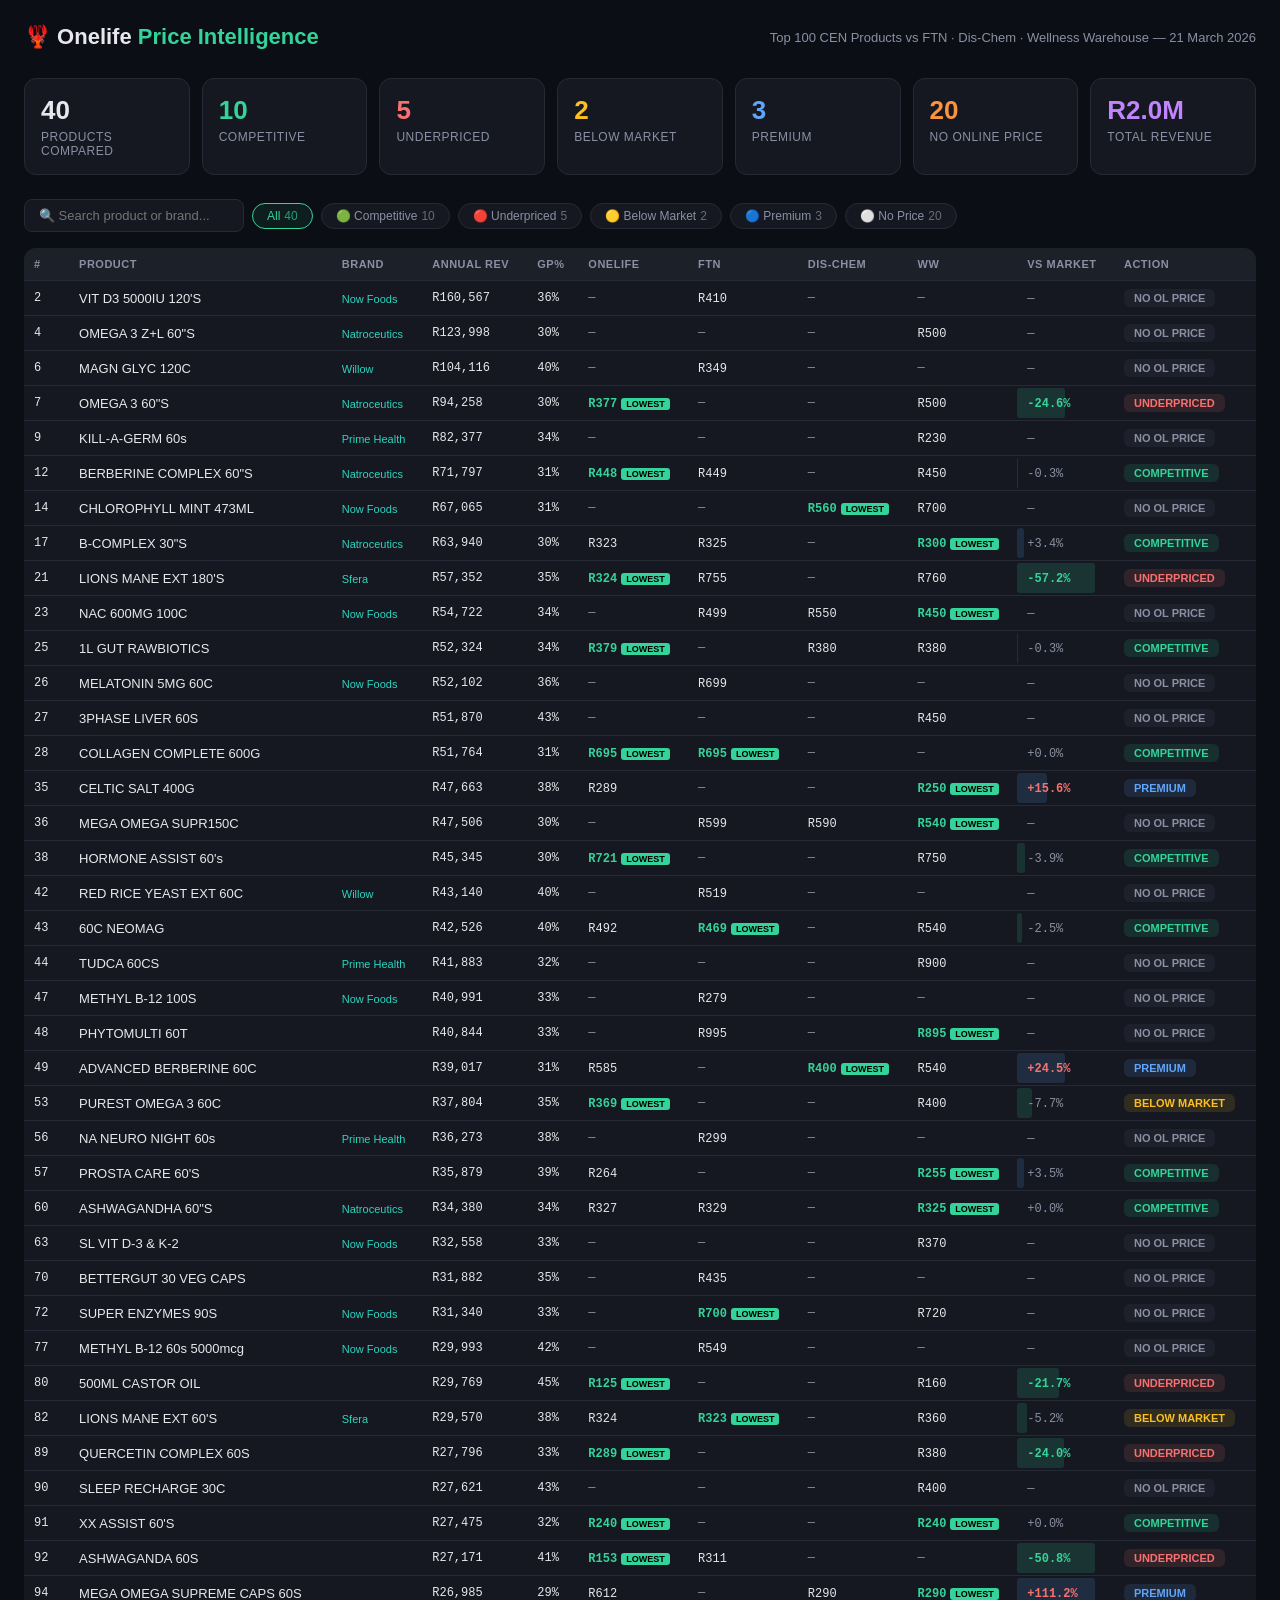
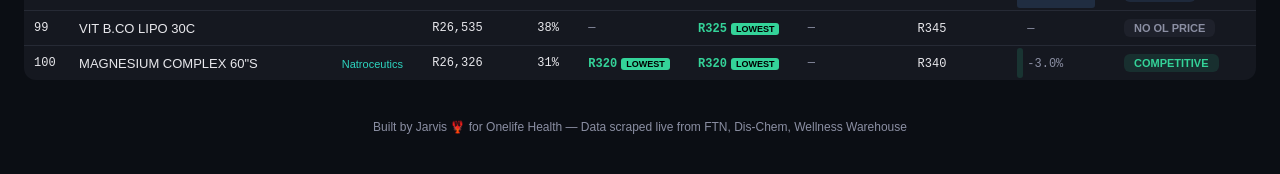
<file: competitive.html>
<!DOCTYPE html>
<html lang="en">
<head>
<meta charset="UTF-8">
<meta name="viewport" content="width=device-width, initial-scale=1.0">
<title>Onelife Price Intelligence</title>
<style>
:root {
  --bg: #0b0e14; --card: #151820; --card2: #1c2029; --border: #262a35;
  --text: #e8e8ec; --muted: #8b8fa3; --green: #34d399; --red: #f87171;
  --blue: #60a5fa; --yellow: #fbbf24; --purple: #c084fc; --teal: #2dd4bf;
  --orange: #fb923c;
}
* { margin:0; padding:0; box-sizing:border-box; }
body { font-family: 'Inter', -apple-system, sans-serif; background: var(--bg); color: var(--text); }
.container { max-width: 1400px; margin: 0 auto; padding: 24px; }
.header { display:flex; align-items:center; justify-content:space-between; margin-bottom:28px; flex-wrap:wrap; gap:12px; }
.header h1 { font-size:22px; font-weight:700; }
.header h1 span { color: var(--green); }
.header .meta { color:var(--muted); font-size:13px; }
.kpis { display:grid; grid-template-columns: repeat(auto-fit, minmax(150px, 1fr)); gap:12px; margin-bottom:24px; }
.kpi { background:var(--card); border:1px solid var(--border); border-radius:12px; padding:16px; }
.kpi .val { font-size:26px; font-weight:700; margin-bottom:4px; }
.kpi .lbl { color:var(--muted); font-size:12px; text-transform:uppercase; letter-spacing:0.5px; }
.kpi.g .val{color:var(--green)} .kpi.r .val{color:var(--red)} .kpi.b .val{color:var(--blue)} .kpi.y .val{color:var(--yellow)} .kpi.p .val{color:var(--purple)} .kpi.o .val{color:var(--orange)}

.controls { display:flex; gap:8px; margin-bottom:16px; flex-wrap:wrap; align-items:center; }
.search { background:var(--card); border:1px solid var(--border); border-radius:8px; padding:8px 14px; color:var(--text); font-size:13px; width:220px; outline:none; }
.search:focus { border-color:var(--green); }
.pill { background:var(--card); border:1px solid var(--border); border-radius:20px; padding:5px 14px; color:var(--muted); font-size:12px; cursor:pointer; transition:all .2s; white-space:nowrap; }
.pill:hover,.pill.on { border-color:var(--green); color:var(--green); background:rgba(52,211,153,0.08); }
.pill .count { margin-left:4px; opacity:0.7; }

table { width:100%; border-collapse:separate; border-spacing:0; background:var(--card); border-radius:12px; overflow:hidden; font-size:13px; }
thead { position:sticky; top:0; z-index:2; }
th { background:var(--card2); padding:10px 10px; text-align:left; font-weight:600; color:var(--muted); font-size:11px; text-transform:uppercase; letter-spacing:0.5px; cursor:pointer; user-select:none; border-bottom:1px solid var(--border); white-space:nowrap; }
th:hover { color:var(--text); }
th.sorted-asc::after { content:" ↑"; color:var(--green); }
th.sorted-desc::after { content:" ↓"; color:var(--green); }
td { padding:8px 10px; border-bottom:1px solid var(--border); vertical-align:middle; }
tr:last-child td { border-bottom:none; }
tbody tr { transition:background .15s; }
tbody tr:hover { background:var(--card2); }
.mono { font-family:'SF Mono','Menlo',monospace; font-size:12px; }
.cheap { color:var(--green); font-weight:600; }
.pricey { color:var(--red); font-weight:600; }
.neutral { color:var(--muted); }
.brand { color:var(--teal); font-size:11px; }

.tag { display:inline-block; padding:3px 10px; border-radius:6px; font-size:11px; font-weight:600; white-space:nowrap; }
.tag-competitive { background:rgba(52,211,153,0.12); color:var(--green); }
.tag-underpriced { background:rgba(248,113,113,0.12); color:var(--red); }
.tag-below { background:rgba(251,191,36,0.12); color:var(--yellow); }
.tag-premium { background:rgba(96,165,250,0.12); color:var(--blue); }
.tag-slight { background:rgba(192,132,252,0.12); color:var(--purple); }
.tag-nodata { background:rgba(139,143,163,0.08); color:var(--muted); }

.bar-cell { position:relative; }
.bar { position:absolute; left:0; top:2px; bottom:2px; border-radius:3px; opacity:0.15; }
.bar-neg { background:var(--green); }
.bar-pos { background:var(--blue); }

.tooltip { position:relative; cursor:help; }
.tooltip:hover::after { content:attr(data-tip); position:absolute; bottom:100%; left:50%; transform:translateX(-50%); background:#333; color:#fff; padding:4px 8px; border-radius:4px; font-size:11px; white-space:nowrap; z-index:10; }

.cheapest-badge { background:var(--green); color:#000; font-size:9px; padding:1px 5px; border-radius:3px; font-weight:700; margin-left:4px; }
.footer { text-align:center; color:var(--muted); font-size:12px; margin-top:24px; padding:16px; }
</style>
</head>
<body>
<div class="container">
<div class="header">
<h1>🦞 Onelife <span>Price Intelligence</span></h1>
<div class="meta">Top 100 CEN Products vs FTN · Dis-Chem · Wellness Warehouse — 21 March 2026</div>
</div>

<div class="kpis">
<div class="kpi"><div class="val">40</div><div class="lbl">Products Compared</div></div>
<div class="kpi g"><div class="val">10</div><div class="lbl">Competitive</div></div>
<div class="kpi r"><div class="val">5</div><div class="lbl">Underpriced</div></div>
<div class="kpi y"><div class="val">2</div><div class="lbl">Below Market</div></div>
<div class="kpi b"><div class="val">3</div><div class="lbl">Premium</div></div>
<div class="kpi o"><div class="val">20</div><div class="lbl">No Online Price</div></div>
<div class="kpi p"><div class="val">R2.0M</div><div class="lbl">Total Revenue</div></div>
</div>

<div class="controls">
<input type="text" class="search" id="search" placeholder="🔍 Search product or brand..." oninput="filterRows()">
<button class="pill on" onclick="filter('ALL',this)">All<span class="count">40</span></button>
<button class="pill" onclick="filter('COMPETITIVE',this)">🟢 Competitive<span class="count">10</span></button>
<button class="pill" onclick="filter('UNDERPRICED',this)">🔴 Underpriced<span class="count">5</span></button>
<button class="pill" onclick="filter('BELOW MARKET',this)">🟡 Below Market<span class="count">2</span></button>
<button class="pill" onclick="filter('PREMIUM',this)">🔵 Premium<span class="count">3</span></button>
<button class="pill" onclick="filter('NO OL PRICE',this)">⚪ No Price<span class="count">20</span></button>
</div>

<table>
<thead>
<tr>
<th onclick="sort(0)">#</th>
<th onclick="sort(1)">Product</th>
<th onclick="sort(2)">Brand</th>
<th onclick="sort(3)">Annual Rev</th>
<th onclick="sort(4)">GP%</th>
<th onclick="sort(5)">Onelife</th>
<th onclick="sort(6)">FTN</th>
<th onclick="sort(7)">Dis-Chem</th>
<th onclick="sort(8)">WW</th>
<th onclick="sort(9)">vs Market</th>
<th onclick="sort(10)">Action</th>
</tr>
</thead>
<tbody id="tbody">
<tr data-rec="NO OL PRICE" data-search="vit d3 5000iu 120's now foods">
<td class="mono">2</td>
<td>VIT D3 5000IU 120'S</td>
<td><span class="brand">Now Foods</span></td>
<td class="mono">R160,567</td>
<td class="mono">36%</td>
<td class="mono neutral">—</td>
<td class="tooltip" data-tip="120 Tablets"><span class="mono ">R410</span></td>
<td class="mono neutral">—</td>
<td class="mono neutral">—</td>
<td class="bar-cell"><div class="bar " style="width:0%"></div><span class="mono neutral" style="position:relative">—</span></td>
<td><span class="tag tag-nodata">NO OL PRICE</span></td>
</tr><tr data-rec="NO OL PRICE" data-search="omega 3 z+l   60"s natroceutics">
<td class="mono">4</td>
<td>OMEGA 3 Z+L   60"S</td>
<td><span class="brand">Natroceutics</span></td>
<td class="mono">R123,998</td>
<td class="mono">30%</td>
<td class="mono neutral">—</td>
<td class="mono neutral">—</td>
<td class="mono neutral">—</td>
<td class="tooltip" data-tip="Natroceutics - Omega 3 Fortified 60s"><span class="mono ">R500</span></td>
<td class="bar-cell"><div class="bar " style="width:0%"></div><span class="mono neutral" style="position:relative">—</span></td>
<td><span class="tag tag-nodata">NO OL PRICE</span></td>
</tr><tr data-rec="NO OL PRICE" data-search="magn glyc 120c willow">
<td class="mono">6</td>
<td>MAGN GLYC 120C</td>
<td><span class="brand">Willow</span></td>
<td class="mono">R104,116</td>
<td class="mono">40%</td>
<td class="mono neutral">—</td>
<td class="tooltip" data-tip="120 Capsules"><span class="mono ">R349</span></td>
<td class="mono neutral">—</td>
<td class="mono neutral">—</td>
<td class="bar-cell"><div class="bar " style="width:0%"></div><span class="mono neutral" style="position:relative">—</span></td>
<td><span class="tag tag-nodata">NO OL PRICE</span></td>
</tr><tr data-rec="UNDERPRICED" data-search="omega 3 60"s natroceutics">
<td class="mono">7</td>
<td>OMEGA 3 60"S</td>
<td><span class="brand">Natroceutics</span></td>
<td class="mono">R94,258</td>
<td class="mono">30%</td>
<td><span class="mono cheap">R377</span><span class="cheapest-badge">LOWEST</span></td>
<td class="mono neutral">—</td>
<td class="mono neutral">—</td>
<td class="tooltip" data-tip="Natroceutics - Omega 3 Fortified 60s"><span class="mono ">R500</span></td>
<td class="bar-cell"><div class="bar bar-neg" style="width:49.2%"></div><span class="mono cheap" style="position:relative">-24.6%</span></td>
<td><span class="tag tag-underpriced">UNDERPRICED</span></td>
</tr><tr data-rec="NO OL PRICE" data-search="kill-a-germ 60s prime health">
<td class="mono">9</td>
<td>KILL-A-GERM 60s</td>
<td><span class="brand">Prime Health</span></td>
<td class="mono">R82,377</td>
<td class="mono">34%</td>
<td class="mono neutral">—</td>
<td class="mono neutral">—</td>
<td class="mono neutral">—</td>
<td class="tooltip" data-tip="PMR - Kill A Germ 60s"><span class="mono ">R230</span></td>
<td class="bar-cell"><div class="bar " style="width:0%"></div><span class="mono neutral" style="position:relative">—</span></td>
<td><span class="tag tag-nodata">NO OL PRICE</span></td>
</tr><tr data-rec="COMPETITIVE" data-search="berberine complex 60"s natroceutics">
<td class="mono">12</td>
<td>BERBERINE COMPLEX 60"S</td>
<td><span class="brand">Natroceutics</span></td>
<td class="mono">R71,797</td>
<td class="mono">31%</td>
<td><span class="mono cheap">R448</span><span class="cheapest-badge">LOWEST</span></td>
<td class="tooltip" data-tip="60 Capsules"><span class="mono ">R449</span></td>
<td class="mono neutral">—</td>
<td class="tooltip" data-tip="Natroceutics - Berberine Complex 570mg 6"><span class="mono ">R450</span></td>
<td class="bar-cell"><div class="bar bar-neg" style="width:0.6%"></div><span class="mono neutral" style="position:relative">-0.3%</span></td>
<td><span class="tag tag-competitive">COMPETITIVE</span></td>
</tr><tr data-rec="NO OL PRICE" data-search="chlorophyll mint 473ml now foods">
<td class="mono">14</td>
<td>CHLOROPHYLL MINT 473ML</td>
<td><span class="brand">Now Foods</span></td>
<td class="mono">R67,065</td>
<td class="mono">31%</td>
<td class="mono neutral">—</td>
<td class="mono neutral">—</td>
<td class="tooltip" data-tip="Now Foods Liquid Chlorophyll 473ml"><span class="mono cheap">R560</span><span class="cheapest-badge">LOWEST</span></td>
<td class="tooltip" data-tip="NOW - Liquid Chlorophyll 473ml"><span class="mono ">R700</span></td>
<td class="bar-cell"><div class="bar " style="width:0%"></div><span class="mono neutral" style="position:relative">—</span></td>
<td><span class="tag tag-nodata">NO OL PRICE</span></td>
</tr><tr data-rec="COMPETITIVE" data-search="b-complex 30"s natroceutics">
<td class="mono">17</td>
<td>B-COMPLEX 30"S</td>
<td><span class="brand">Natroceutics</span></td>
<td class="mono">R63,940</td>
<td class="mono">30%</td>
<td><span class="mono ">R323</span></td>
<td class="tooltip" data-tip="30 Capsules"><span class="mono ">R325</span></td>
<td class="mono neutral">—</td>
<td class="tooltip" data-tip="Natroceutics - Activated B-Complex Advan"><span class="mono cheap">R300</span><span class="cheapest-badge">LOWEST</span></td>
<td class="bar-cell"><div class="bar bar-pos" style="width:6.8%"></div><span class="mono neutral" style="position:relative">+3.4%</span></td>
<td><span class="tag tag-competitive">COMPETITIVE</span></td>
</tr><tr data-rec="UNDERPRICED" data-search="lions mane ext 180's sfera">
<td class="mono">21</td>
<td>LIONS MANE EXT 180'S</td>
<td><span class="brand">Sfera</span></td>
<td class="mono">R57,352</td>
<td class="mono">35%</td>
<td><span class="mono cheap">R324</span><span class="cheapest-badge">LOWEST</span></td>
<td class="tooltip" data-tip="180 Capsules"><span class="mono ">R755</span></td>
<td class="mono neutral">—</td>
<td class="tooltip" data-tip="Sfera - Lions Mane Hericium Erinaceus 18"><span class="mono ">R760</span></td>
<td class="bar-cell"><div class="bar bar-neg" style="width:80%"></div><span class="mono cheap" style="position:relative">-57.2%</span></td>
<td><span class="tag tag-underpriced">UNDERPRICED</span></td>
</tr><tr data-rec="NO OL PRICE" data-search="nac 600mg 100c now foods">
<td class="mono">23</td>
<td>NAC 600MG 100C</td>
<td><span class="brand">Now Foods</span></td>
<td class="mono">R54,722</td>
<td class="mono">34%</td>
<td class="mono neutral">—</td>
<td class="tooltip" data-tip="100 Capsules"><span class="mono ">R499</span></td>
<td class="tooltip" data-tip="Now Foods NAC 600mg 100vc"><span class="mono ">R550</span></td>
<td class="tooltip" data-tip="NOW - NAC Acetyl Cysteine 600mg 100s"><span class="mono cheap">R450</span><span class="cheapest-badge">LOWEST</span></td>
<td class="bar-cell"><div class="bar " style="width:0%"></div><span class="mono neutral" style="position:relative">—</span></td>
<td><span class="tag tag-nodata">NO OL PRICE</span></td>
</tr><tr data-rec="COMPETITIVE" data-search="1l gut rawbiotics ">
<td class="mono">25</td>
<td>1L GUT RAWBIOTICS</td>
<td><span class="brand"></span></td>
<td class="mono">R52,324</td>
<td class="mono">34%</td>
<td><span class="mono cheap">R379</span><span class="cheapest-badge">LOWEST</span></td>
<td class="mono neutral">—</td>
<td class="tooltip" data-tip="Rawbiotics Gut 1L"><span class="mono ">R380</span></td>
<td class="tooltip" data-tip="Rawbiotics - Gut 1L"><span class="mono ">R380</span></td>
<td class="bar-cell"><div class="bar bar-neg" style="width:0.6%"></div><span class="mono neutral" style="position:relative">-0.3%</span></td>
<td><span class="tag tag-competitive">COMPETITIVE</span></td>
</tr><tr data-rec="NO OL PRICE" data-search="melatonin 5mg 60c now foods">
<td class="mono">26</td>
<td>MELATONIN 5MG 60C</td>
<td><span class="brand">Now Foods</span></td>
<td class="mono">R52,102</td>
<td class="mono">36%</td>
<td class="mono neutral">—</td>
<td class="tooltip" data-tip="60 Capsules"><span class="mono ">R699</span></td>
<td class="mono neutral">—</td>
<td class="mono neutral">—</td>
<td class="bar-cell"><div class="bar " style="width:0%"></div><span class="mono neutral" style="position:relative">—</span></td>
<td><span class="tag tag-nodata">NO OL PRICE</span></td>
</tr><tr data-rec="NO OL PRICE" data-search="3phase liver 60s ">
<td class="mono">27</td>
<td>3PHASE LIVER 60S</td>
<td><span class="brand"></span></td>
<td class="mono">R51,870</td>
<td class="mono">43%</td>
<td class="mono neutral">—</td>
<td class="mono neutral">—</td>
<td class="mono neutral">—</td>
<td class="tooltip" data-tip="Total Balance - 3 Phase Liver 60's"><span class="mono ">R450</span></td>
<td class="bar-cell"><div class="bar " style="width:0%"></div><span class="mono neutral" style="position:relative">—</span></td>
<td><span class="tag tag-nodata">NO OL PRICE</span></td>
</tr><tr data-rec="COMPETITIVE" data-search="collagen complete 600g ">
<td class="mono">28</td>
<td>COLLAGEN COMPLETE 600G</td>
<td><span class="brand"></span></td>
<td class="mono">R51,764</td>
<td class="mono">31%</td>
<td><span class="mono cheap">R695</span><span class="cheapest-badge">LOWEST</span></td>
<td class="tooltip" data-tip="Beauty Gen Naked Collagen Complete 600g"><span class="mono cheap">R695</span><span class="cheapest-badge">LOWEST</span></td>
<td class="mono neutral">—</td>
<td class="mono neutral">—</td>
<td class="bar-cell"><div class="bar bar-pos" style="width:0.0%"></div><span class="mono neutral" style="position:relative">+0.0%</span></td>
<td><span class="tag tag-competitive">COMPETITIVE</span></td>
</tr><tr data-rec="PREMIUM" data-search="celtic salt 400g ">
<td class="mono">35</td>
<td>CELTIC SALT 400G</td>
<td><span class="brand"></span></td>
<td class="mono">R47,663</td>
<td class="mono">38%</td>
<td><span class="mono ">R289</span></td>
<td class="mono neutral">—</td>
<td class="mono neutral">—</td>
<td class="tooltip" data-tip="Essentially Young - Celtic Salt 400g"><span class="mono cheap">R250</span><span class="cheapest-badge">LOWEST</span></td>
<td class="bar-cell"><div class="bar bar-pos" style="width:31.2%"></div><span class="mono pricey" style="position:relative">+15.6%</span></td>
<td><span class="tag tag-premium">PREMIUM</span></td>
</tr><tr data-rec="NO OL PRICE" data-search="mega omega supr150c ">
<td class="mono">36</td>
<td>MEGA OMEGA SUPR150C</td>
<td><span class="brand"></span></td>
<td class="mono">R47,506</td>
<td class="mono">30%</td>
<td class="mono neutral">—</td>
<td class="tooltip" data-tip="150 Capsules"><span class="mono ">R599</span></td>
<td class="tooltip" data-tip="Mega Omega Supreme 150 Capsules"><span class="mono ">R590</span></td>
<td class="tooltip" data-tip="The Real Thing - Mega Omega Supreme 150s"><span class="mono cheap">R540</span><span class="cheapest-badge">LOWEST</span></td>
<td class="bar-cell"><div class="bar " style="width:0%"></div><span class="mono neutral" style="position:relative">—</span></td>
<td><span class="tag tag-nodata">NO OL PRICE</span></td>
</tr><tr data-rec="COMPETITIVE" data-search="hormone assist 60's ">
<td class="mono">38</td>
<td>HORMONE ASSIST 60's</td>
<td><span class="brand"></span></td>
<td class="mono">R45,345</td>
<td class="mono">30%</td>
<td><span class="mono cheap">R721</span><span class="cheapest-badge">LOWEST</span></td>
<td class="mono neutral">—</td>
<td class="mono neutral">—</td>
<td class="tooltip" data-tip="Future Health - Hormone Assist 60s"><span class="mono ">R750</span></td>
<td class="bar-cell"><div class="bar bar-neg" style="width:7.8%"></div><span class="mono neutral" style="position:relative">-3.9%</span></td>
<td><span class="tag tag-competitive">COMPETITIVE</span></td>
</tr><tr data-rec="NO OL PRICE" data-search="red rice yeast ext 60c willow">
<td class="mono">42</td>
<td>RED RICE YEAST EXT 60C</td>
<td><span class="brand">Willow</span></td>
<td class="mono">R43,140</td>
<td class="mono">40%</td>
<td class="mono neutral">—</td>
<td class="tooltip" data-tip="60 Capsules"><span class="mono ">R519</span></td>
<td class="mono neutral">—</td>
<td class="mono neutral">—</td>
<td class="bar-cell"><div class="bar " style="width:0%"></div><span class="mono neutral" style="position:relative">—</span></td>
<td><span class="tag tag-nodata">NO OL PRICE</span></td>
</tr><tr data-rec="COMPETITIVE" data-search="60c neomag ">
<td class="mono">43</td>
<td>60C NEOMAG</td>
<td><span class="brand"></span></td>
<td class="mono">R42,526</td>
<td class="mono">40%</td>
<td><span class="mono ">R492</span></td>
<td class="tooltip" data-tip="60 Capsules"><span class="mono cheap">R469</span><span class="cheapest-badge">LOWEST</span></td>
<td class="mono neutral">—</td>
<td class="tooltip" data-tip="NeoGenesis - NeoMag Multi-Magnesium Comp"><span class="mono ">R540</span></td>
<td class="bar-cell"><div class="bar bar-neg" style="width:5.0%"></div><span class="mono neutral" style="position:relative">-2.5%</span></td>
<td><span class="tag tag-competitive">COMPETITIVE</span></td>
</tr><tr data-rec="NO OL PRICE" data-search="tudca 60cs prime health">
<td class="mono">44</td>
<td>TUDCA 60CS</td>
<td><span class="brand">Prime Health</span></td>
<td class="mono">R41,883</td>
<td class="mono">32%</td>
<td class="mono neutral">—</td>
<td class="mono neutral">—</td>
<td class="mono neutral">—</td>
<td class="tooltip" data-tip="PrimeSelf - TUDCA 60s"><span class="mono ">R900</span></td>
<td class="bar-cell"><div class="bar " style="width:0%"></div><span class="mono neutral" style="position:relative">—</span></td>
<td><span class="tag tag-nodata">NO OL PRICE</span></td>
</tr><tr data-rec="NO OL PRICE" data-search="methyl b-12 100s now foods">
<td class="mono">47</td>
<td>METHYL B-12 100S</td>
<td><span class="brand">Now Foods</span></td>
<td class="mono">R40,991</td>
<td class="mono">33%</td>
<td class="mono neutral">—</td>
<td class="tooltip" data-tip="1000mcg"><span class="mono ">R279</span></td>
<td class="mono neutral">—</td>
<td class="mono neutral">—</td>
<td class="bar-cell"><div class="bar " style="width:0%"></div><span class="mono neutral" style="position:relative">—</span></td>
<td><span class="tag tag-nodata">NO OL PRICE</span></td>
</tr><tr data-rec="NO OL PRICE" data-search="phytomulti 60t ">
<td class="mono">48</td>
<td>PHYTOMULTI 60T</td>
<td><span class="brand"></span></td>
<td class="mono">R40,844</td>
<td class="mono">33%</td>
<td class="mono neutral">—</td>
<td class="tooltip" data-tip="60 Capsules"><span class="mono ">R995</span></td>
<td class="mono neutral">—</td>
<td class="tooltip" data-tip="Metagenics - PhytoMulti Multivitamin Tab"><span class="mono cheap">R895</span><span class="cheapest-badge">LOWEST</span></td>
<td class="bar-cell"><div class="bar " style="width:0%"></div><span class="mono neutral" style="position:relative">—</span></td>
<td><span class="tag tag-nodata">NO OL PRICE</span></td>
</tr><tr data-rec="PREMIUM" data-search="advanced berberine 60c ">
<td class="mono">49</td>
<td>ADVANCED BERBERINE 60C</td>
<td><span class="brand"></span></td>
<td class="mono">R39,017</td>
<td class="mono">31%</td>
<td><span class="mono ">R585</span></td>
<td class="mono neutral">—</td>
<td class="tooltip" data-tip="Phytoceutics Bio Berberine 60s"><span class="mono cheap">R400</span><span class="cheapest-badge">LOWEST</span></td>
<td class="tooltip" data-tip="Biomax - Bio - Berberine Advanced 60s"><span class="mono ">R540</span></td>
<td class="bar-cell"><div class="bar bar-pos" style="width:49.0%"></div><span class="mono pricey" style="position:relative">+24.5%</span></td>
<td><span class="tag tag-premium">PREMIUM</span></td>
</tr><tr data-rec="BELOW MARKET" data-search="purest omega 3 60c ">
<td class="mono">53</td>
<td>PUREST OMEGA 3 60C</td>
<td><span class="brand"></span></td>
<td class="mono">R37,804</td>
<td class="mono">35%</td>
<td><span class="mono cheap">R369</span><span class="cheapest-badge">LOWEST</span></td>
<td class="mono neutral">—</td>
<td class="mono neutral">—</td>
<td class="tooltip" data-tip="Biomax - Purest Omega 3 60s"><span class="mono ">R400</span></td>
<td class="bar-cell"><div class="bar bar-neg" style="width:15.4%"></div><span class="mono neutral" style="position:relative">-7.7%</span></td>
<td><span class="tag tag-below">BELOW MARKET</span></td>
</tr><tr data-rec="NO OL PRICE" data-search="na neuro night 60s prime health">
<td class="mono">56</td>
<td>NA NEURO NIGHT 60s</td>
<td><span class="brand">Prime Health</span></td>
<td class="mono">R36,273</td>
<td class="mono">38%</td>
<td class="mono neutral">—</td>
<td class="tooltip" data-tip="NeuroActive Neuro Night"><span class="mono ">R299</span></td>
<td class="mono neutral">—</td>
<td class="mono neutral">—</td>
<td class="bar-cell"><div class="bar " style="width:0%"></div><span class="mono neutral" style="position:relative">—</span></td>
<td><span class="tag tag-nodata">NO OL PRICE</span></td>
</tr><tr data-rec="COMPETITIVE" data-search="prosta care 60's ">
<td class="mono">57</td>
<td>PROSTA CARE 60'S</td>
<td><span class="brand"></span></td>
<td class="mono">R35,879</td>
<td class="mono">39%</td>
<td><span class="mono ">R264</span></td>
<td class="mono neutral">—</td>
<td class="mono neutral">—</td>
<td class="tooltip" data-tip="PMR - Prosta Care + 60s"><span class="mono cheap">R255</span><span class="cheapest-badge">LOWEST</span></td>
<td class="bar-cell"><div class="bar bar-pos" style="width:7.0%"></div><span class="mono neutral" style="position:relative">+3.5%</span></td>
<td><span class="tag tag-competitive">COMPETITIVE</span></td>
</tr><tr data-rec="COMPETITIVE" data-search="ashwagandha 60"s natroceutics">
<td class="mono">60</td>
<td>ASHWAGANDHA 60"S</td>
<td><span class="brand">Natroceutics</span></td>
<td class="mono">R34,380</td>
<td class="mono">34%</td>
<td><span class="mono ">R327</span></td>
<td class="tooltip" data-tip="60 Capsules"><span class="mono ">R329</span></td>
<td class="mono neutral">—</td>
<td class="tooltip" data-tip="Natroceutics - Ashwagandha Bioactive 120"><span class="mono cheap">R325</span><span class="cheapest-badge">LOWEST</span></td>
<td class="bar-cell"><div class="bar bar-pos" style="width:0.0%"></div><span class="mono neutral" style="position:relative">+0.0%</span></td>
<td><span class="tag tag-competitive">COMPETITIVE</span></td>
</tr><tr data-rec="NO OL PRICE" data-search="sl vit d-3 & k-2 now foods">
<td class="mono">63</td>
<td>SL VIT D-3 & K-2</td>
<td><span class="brand">Now Foods</span></td>
<td class="mono">R32,558</td>
<td class="mono">33%</td>
<td class="mono neutral">—</td>
<td class="mono neutral">—</td>
<td class="mono neutral">—</td>
<td class="tooltip" data-tip="NOW - Vitamin D3 & K2 120's"><span class="mono ">R370</span></td>
<td class="bar-cell"><div class="bar " style="width:0%"></div><span class="mono neutral" style="position:relative">—</span></td>
<td><span class="tag tag-nodata">NO OL PRICE</span></td>
</tr><tr data-rec="NO OL PRICE" data-search="bettergut 30 veg caps ">
<td class="mono">70</td>
<td>BETTERGUT 30 VEG CAPS</td>
<td><span class="brand"></span></td>
<td class="mono">R31,882</td>
<td class="mono">35%</td>
<td class="mono neutral">—</td>
<td class="tooltip" data-tip="30 Capsules"><span class="mono ">R435</span></td>
<td class="mono neutral">—</td>
<td class="mono neutral">—</td>
<td class="bar-cell"><div class="bar " style="width:0%"></div><span class="mono neutral" style="position:relative">—</span></td>
<td><span class="tag tag-nodata">NO OL PRICE</span></td>
</tr><tr data-rec="NO OL PRICE" data-search="super enzymes 90s now foods">
<td class="mono">72</td>
<td>SUPER ENZYMES 90S</td>
<td><span class="brand">Now Foods</span></td>
<td class="mono">R31,340</td>
<td class="mono">33%</td>
<td class="mono neutral">—</td>
<td class="tooltip" data-tip="90 Capsules"><span class="mono cheap">R700</span><span class="cheapest-badge">LOWEST</span></td>
<td class="mono neutral">—</td>
<td class="tooltip" data-tip="NOW - Super Enzymes 90s"><span class="mono ">R720</span></td>
<td class="bar-cell"><div class="bar " style="width:0%"></div><span class="mono neutral" style="position:relative">—</span></td>
<td><span class="tag tag-nodata">NO OL PRICE</span></td>
</tr><tr data-rec="NO OL PRICE" data-search="methyl b-12 60s 5000mcg now foods">
<td class="mono">77</td>
<td>METHYL B-12 60s 5000mcg</td>
<td><span class="brand">Now Foods</span></td>
<td class="mono">R29,993</td>
<td class="mono">42%</td>
<td class="mono neutral">—</td>
<td class="tooltip" data-tip="5000mcg"><span class="mono ">R549</span></td>
<td class="mono neutral">—</td>
<td class="mono neutral">—</td>
<td class="bar-cell"><div class="bar " style="width:0%"></div><span class="mono neutral" style="position:relative">—</span></td>
<td><span class="tag tag-nodata">NO OL PRICE</span></td>
</tr><tr data-rec="UNDERPRICED" data-search="500ml castor oil ">
<td class="mono">80</td>
<td>500ML CASTOR OIL</td>
<td><span class="brand"></span></td>
<td class="mono">R29,769</td>
<td class="mono">45%</td>
<td><span class="mono cheap">R125</span><span class="cheapest-badge">LOWEST</span></td>
<td class="mono neutral">—</td>
<td class="mono neutral">—</td>
<td class="tooltip" data-tip="Crede - Organic Castor Oil 500ml"><span class="mono ">R160</span></td>
<td class="bar-cell"><div class="bar bar-neg" style="width:43.4%"></div><span class="mono cheap" style="position:relative">-21.7%</span></td>
<td><span class="tag tag-underpriced">UNDERPRICED</span></td>
</tr><tr data-rec="BELOW MARKET" data-search="lions mane ext 60's sfera">
<td class="mono">82</td>
<td>LIONS MANE EXT 60'S</td>
<td><span class="brand">Sfera</span></td>
<td class="mono">R29,570</td>
<td class="mono">38%</td>
<td><span class="mono ">R324</span></td>
<td class="tooltip" data-tip="60 Capsules"><span class="mono cheap">R323</span><span class="cheapest-badge">LOWEST</span></td>
<td class="mono neutral">—</td>
<td class="tooltip" data-tip="Sfera - Lions Mane Hericium Erinaceus 60"><span class="mono ">R360</span></td>
<td class="bar-cell"><div class="bar bar-neg" style="width:10.4%"></div><span class="mono neutral" style="position:relative">-5.2%</span></td>
<td><span class="tag tag-below">BELOW MARKET</span></td>
</tr><tr data-rec="UNDERPRICED" data-search="quercetin complex 60s ">
<td class="mono">89</td>
<td>QUERCETIN COMPLEX 60S</td>
<td><span class="brand"></span></td>
<td class="mono">R27,796</td>
<td class="mono">33%</td>
<td><span class="mono cheap">R289</span><span class="cheapest-badge">LOWEST</span></td>
<td class="mono neutral">—</td>
<td class="mono neutral">—</td>
<td class="tooltip" data-tip="Sfera - Quercetin Complex 60s"><span class="mono ">R380</span></td>
<td class="bar-cell"><div class="bar bar-neg" style="width:48.0%"></div><span class="mono cheap" style="position:relative">-24.0%</span></td>
<td><span class="tag tag-underpriced">UNDERPRICED</span></td>
</tr><tr data-rec="NO OL PRICE" data-search="sleep recharge 30c ">
<td class="mono">90</td>
<td>SLEEP RECHARGE 30C</td>
<td><span class="brand"></span></td>
<td class="mono">R27,621</td>
<td class="mono">43%</td>
<td class="mono neutral">—</td>
<td class="mono neutral">—</td>
<td class="mono neutral">—</td>
<td class="tooltip" data-tip="The Nootropic Multi - Sleep Recharge 30s"><span class="mono ">R400</span></td>
<td class="bar-cell"><div class="bar " style="width:0%"></div><span class="mono neutral" style="position:relative">—</span></td>
<td><span class="tag tag-nodata">NO OL PRICE</span></td>
</tr><tr data-rec="COMPETITIVE" data-search="xx assist 60's ">
<td class="mono">91</td>
<td>XX ASSIST 60'S</td>
<td><span class="brand"></span></td>
<td class="mono">R27,475</td>
<td class="mono">32%</td>
<td><span class="mono cheap">R240</span><span class="cheapest-badge">LOWEST</span></td>
<td class="mono neutral">—</td>
<td class="mono neutral">—</td>
<td class="tooltip" data-tip="Future Health - Xx Assist 60s"><span class="mono cheap">R240</span><span class="cheapest-badge">LOWEST</span></td>
<td class="bar-cell"><div class="bar bar-pos" style="width:0.0%"></div><span class="mono neutral" style="position:relative">+0.0%</span></td>
<td><span class="tag tag-competitive">COMPETITIVE</span></td>
</tr><tr data-rec="UNDERPRICED" data-search="ashwaganda 60s ">
<td class="mono">92</td>
<td>ASHWAGANDA 60S</td>
<td><span class="brand"></span></td>
<td class="mono">R27,171</td>
<td class="mono">41%</td>
<td><span class="mono cheap">R153</span><span class="cheapest-badge">LOWEST</span></td>
<td class="tooltip" data-tip="60 Capsules"><span class="mono ">R311</span></td>
<td class="mono neutral">—</td>
<td class="mono neutral">—</td>
<td class="bar-cell"><div class="bar bar-neg" style="width:80%"></div><span class="mono cheap" style="position:relative">-50.8%</span></td>
<td><span class="tag tag-underpriced">UNDERPRICED</span></td>
</tr><tr data-rec="PREMIUM" data-search="mega omega supreme caps 60s ">
<td class="mono">94</td>
<td>MEGA OMEGA SUPREME CAPS 60S</td>
<td><span class="brand"></span></td>
<td class="mono">R26,985</td>
<td class="mono">29%</td>
<td><span class="mono ">R612</span></td>
<td class="mono neutral">—</td>
<td class="tooltip" data-tip="Real Thing Mega Omega Supreme 60 Capsule"><span class="mono ">R290</span></td>
<td class="tooltip" data-tip="The Real Thing - Mega Omega Supreme 60s"><span class="mono cheap">R290</span><span class="cheapest-badge">LOWEST</span></td>
<td class="bar-cell"><div class="bar bar-pos" style="width:80%"></div><span class="mono pricey" style="position:relative">+111.2%</span></td>
<td><span class="tag tag-premium">PREMIUM</span></td>
</tr><tr data-rec="NO OL PRICE" data-search="vit b.co lipo 30c ">
<td class="mono">99</td>
<td>VIT B.CO LIPO 30C</td>
<td><span class="brand"></span></td>
<td class="mono">R26,535</td>
<td class="mono">38%</td>
<td class="mono neutral">—</td>
<td class="tooltip" data-tip="30 Capsules"><span class="mono cheap">R325</span><span class="cheapest-badge">LOWEST</span></td>
<td class="mono neutral">—</td>
<td class="tooltip" data-tip="Biomax - Vitamin B Complex Liposomal 30s"><span class="mono ">R345</span></td>
<td class="bar-cell"><div class="bar " style="width:0%"></div><span class="mono neutral" style="position:relative">—</span></td>
<td><span class="tag tag-nodata">NO OL PRICE</span></td>
</tr><tr data-rec="COMPETITIVE" data-search="magnesium complex  60"s natroceutics">
<td class="mono">100</td>
<td>MAGNESIUM COMPLEX  60"S</td>
<td><span class="brand">Natroceutics</span></td>
<td class="mono">R26,326</td>
<td class="mono">31%</td>
<td><span class="mono cheap">R320</span><span class="cheapest-badge">LOWEST</span></td>
<td class="tooltip" data-tip="60 Tablets"><span class="mono cheap">R320</span><span class="cheapest-badge">LOWEST</span></td>
<td class="mono neutral">—</td>
<td class="tooltip" data-tip="Natroceutics - Magnesium Trace Mineral C"><span class="mono ">R340</span></td>
<td class="bar-cell"><div class="bar bar-neg" style="width:6.0%"></div><span class="mono neutral" style="position:relative">-3.0%</span></td>
<td><span class="tag tag-competitive">COMPETITIVE</span></td>
</tr>
</tbody>
</table>

<div class="footer">
Built by Jarvis 🦞 for Onelife Health — Data scraped live from FTN, Dis-Chem, Wellness Warehouse
</div>
</div>

<script>
let currentFilter = 'ALL';
let currentSort = {col: 0, desc: false};

function filter(rec, btn) {
  currentFilter = rec;
  document.querySelectorAll('.pill').forEach(p => p.classList.remove('on'));
  btn.classList.add('on');
  filterRows();
}

function filterRows() {
  const q = document.getElementById('search').value.toLowerCase();
  document.querySelectorAll('#tbody tr').forEach(row => {
    const matchFilter = currentFilter === 'ALL' || row.dataset.rec === currentFilter || 
      (currentFilter === 'PREMIUM' && (row.dataset.rec === 'PREMIUM' || row.dataset.rec === 'SLIGHT PREMIUM'));
    const matchSearch = !q || row.dataset.search.includes(q);
    row.style.display = matchFilter && matchSearch ? '' : 'none';
  });
}

function sort(col) {
  const tbody = document.getElementById('tbody');
  const rows = Array.from(tbody.querySelectorAll('tr'));
  
  // Toggle direction
  if (currentSort.col === col) {
    currentSort.desc = !currentSort.desc;
  } else {
    currentSort = {col, desc: false};
  }
  
  // Update header styles
  document.querySelectorAll('th').forEach((th, i) => {
    th.classList.remove('sorted-asc', 'sorted-desc');
    if (i === col) th.classList.add(currentSort.desc ? 'sorted-desc' : 'sorted-asc');
  });
  
  rows.sort((a, b) => {
    let aVal = a.cells[col].textContent.replace(/[R,%—+LOWEST]/g, '').trim();
    let bVal = b.cells[col].textContent.replace(/[R,%—+LOWEST]/g, '').trim();
    let aNum = parseFloat(aVal.replace(/,/g, ''));
    let bNum = parseFloat(bVal.replace(/,/g, ''));
    
    if (aVal === '' || aVal === '—') aNum = currentSort.desc ? -Infinity : Infinity;
    if (bVal === '' || bVal === '—') bNum = currentSort.desc ? -Infinity : Infinity;
    
    if (!isNaN(aNum) && !isNaN(bNum)) {
      return currentSort.desc ? bNum - aNum : aNum - bNum;
    }
    return currentSort.desc ? bVal.localeCompare(aVal) : aVal.localeCompare(bVal);
  });
  rows.forEach(row => tbody.appendChild(row));
}
</script>
</body>
</html>
</file>
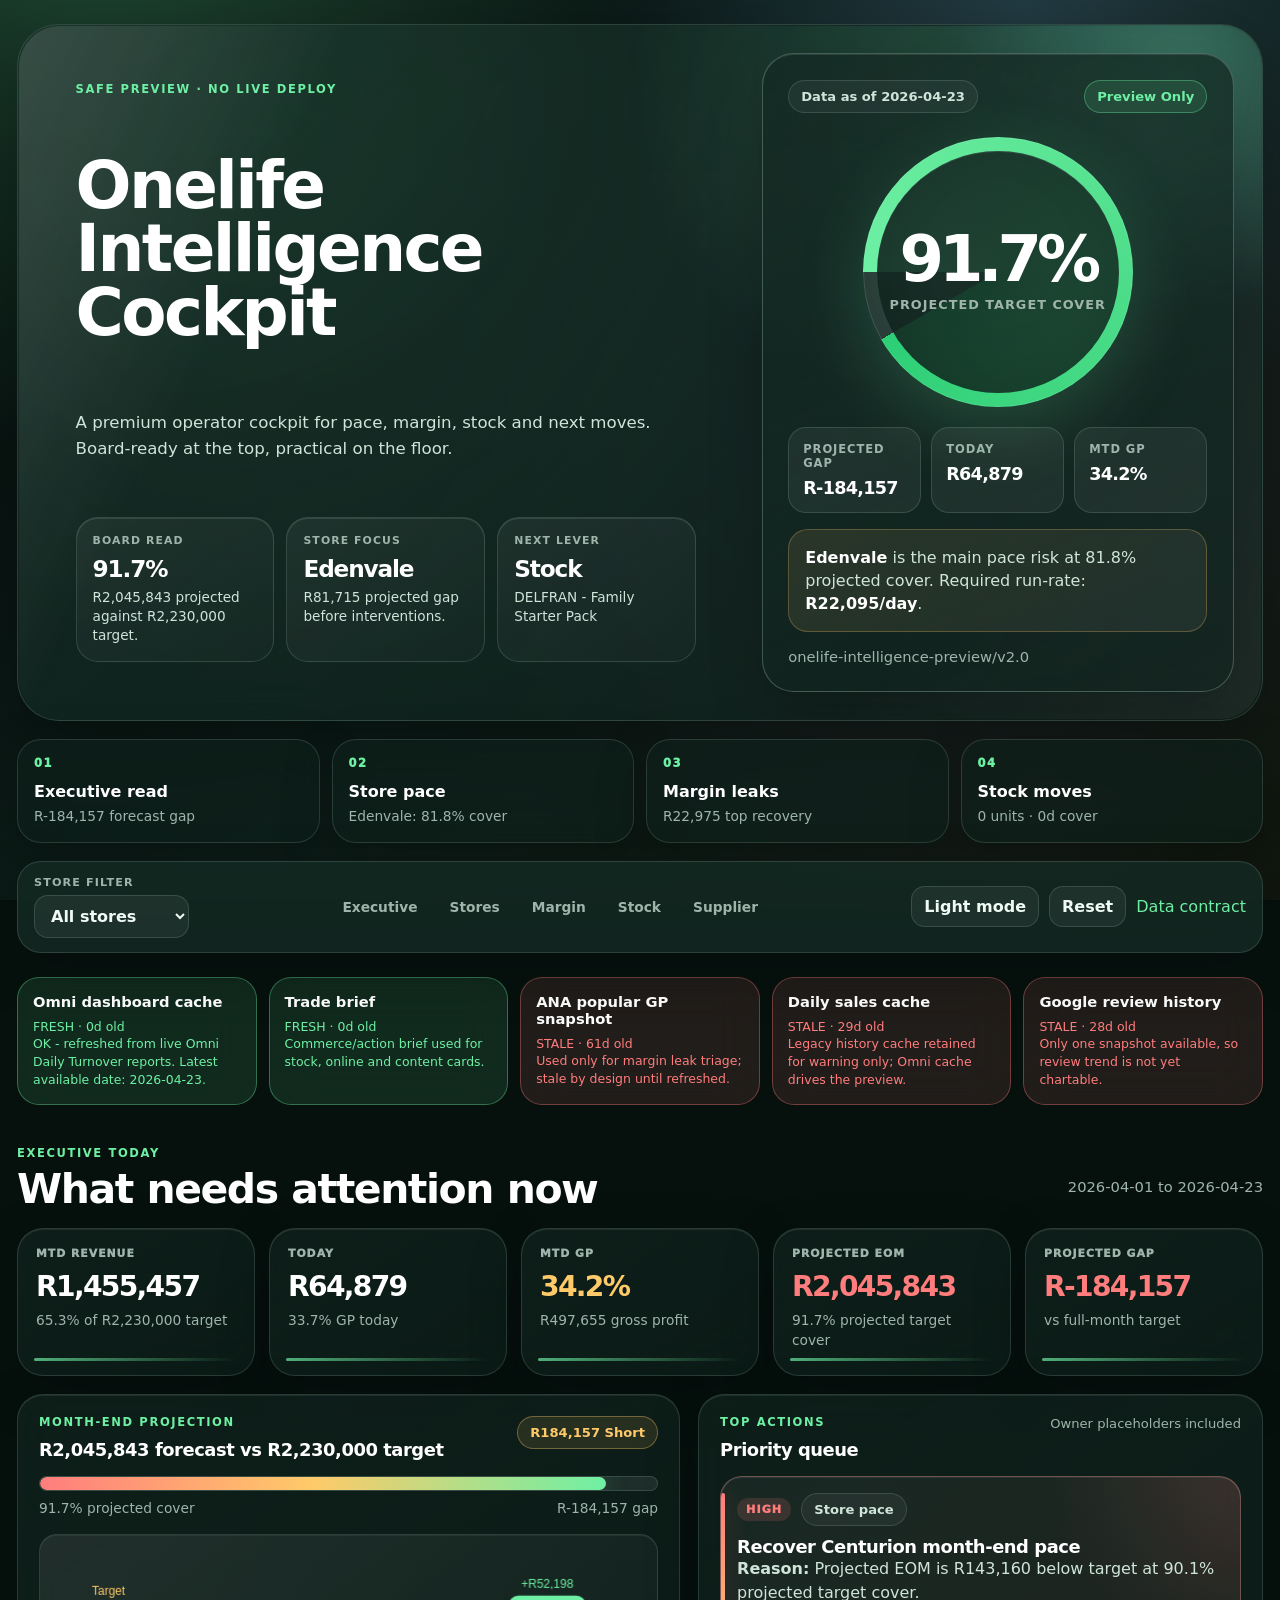
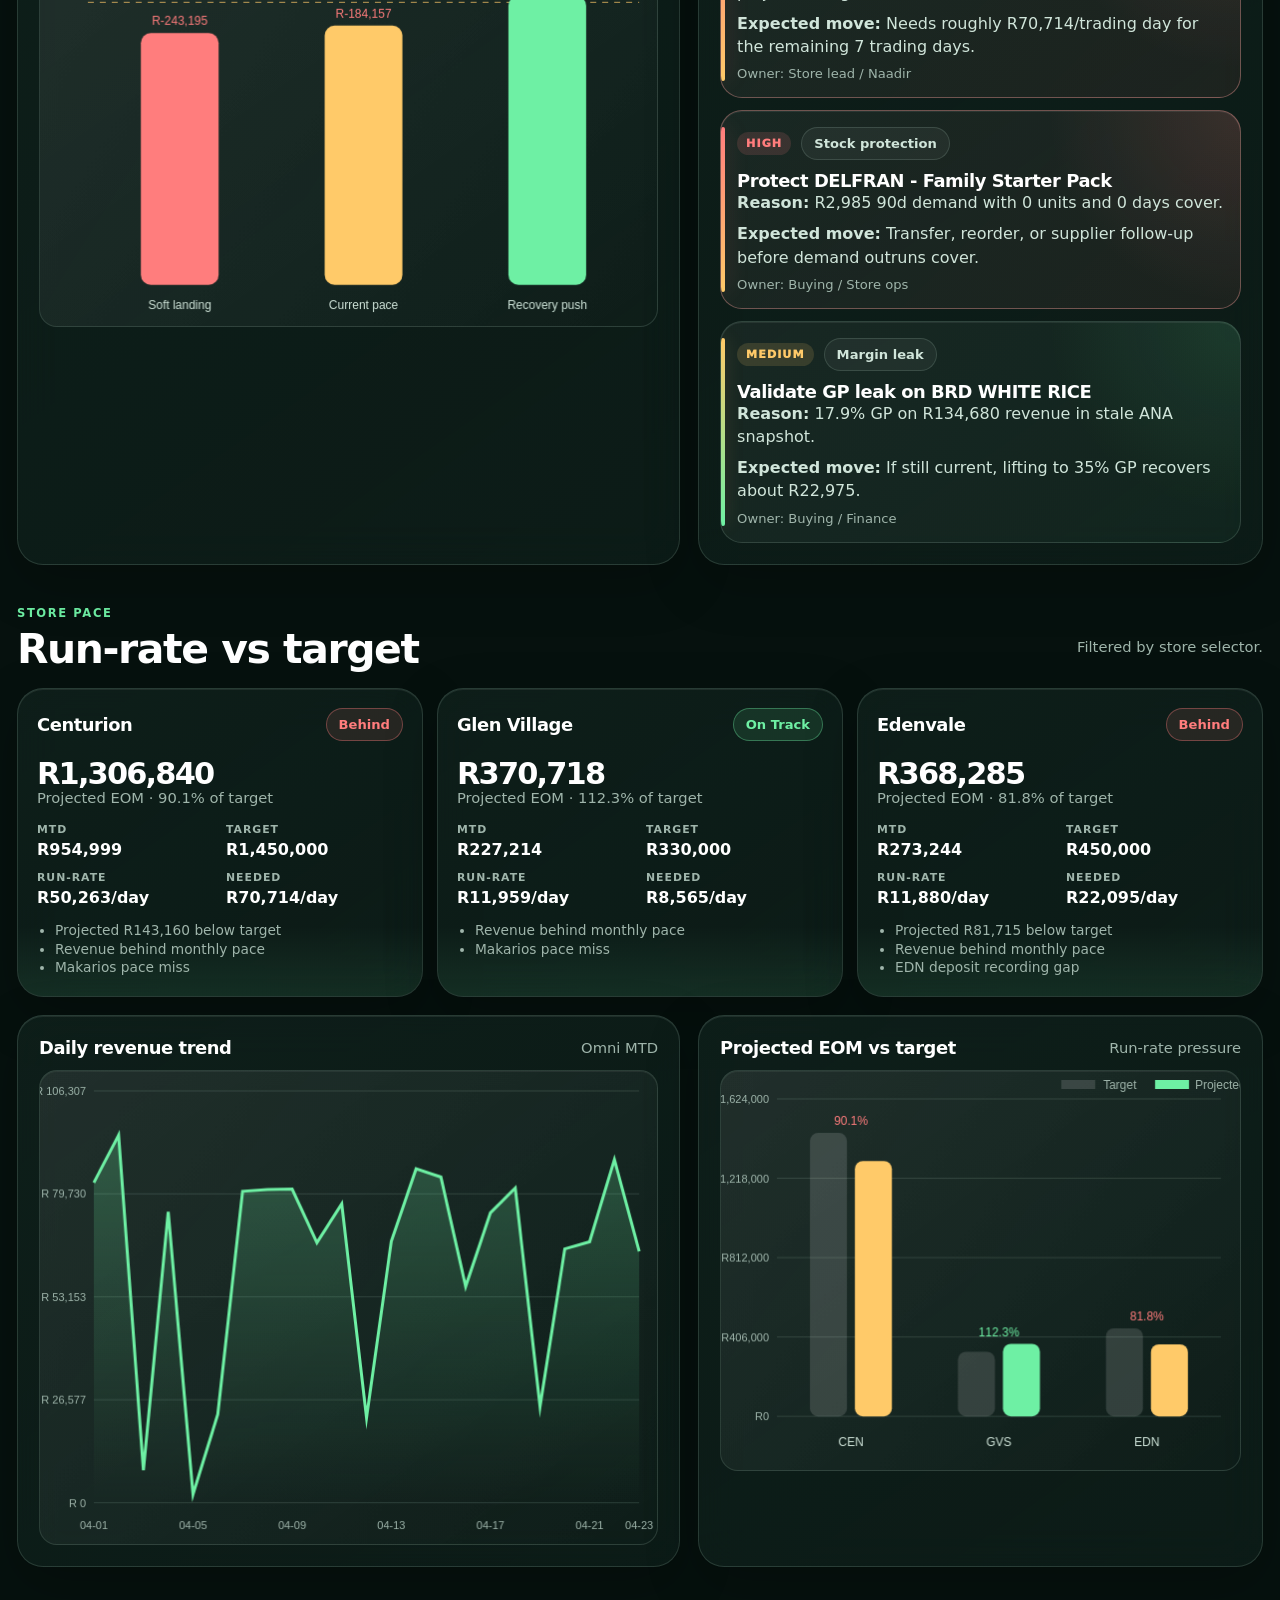
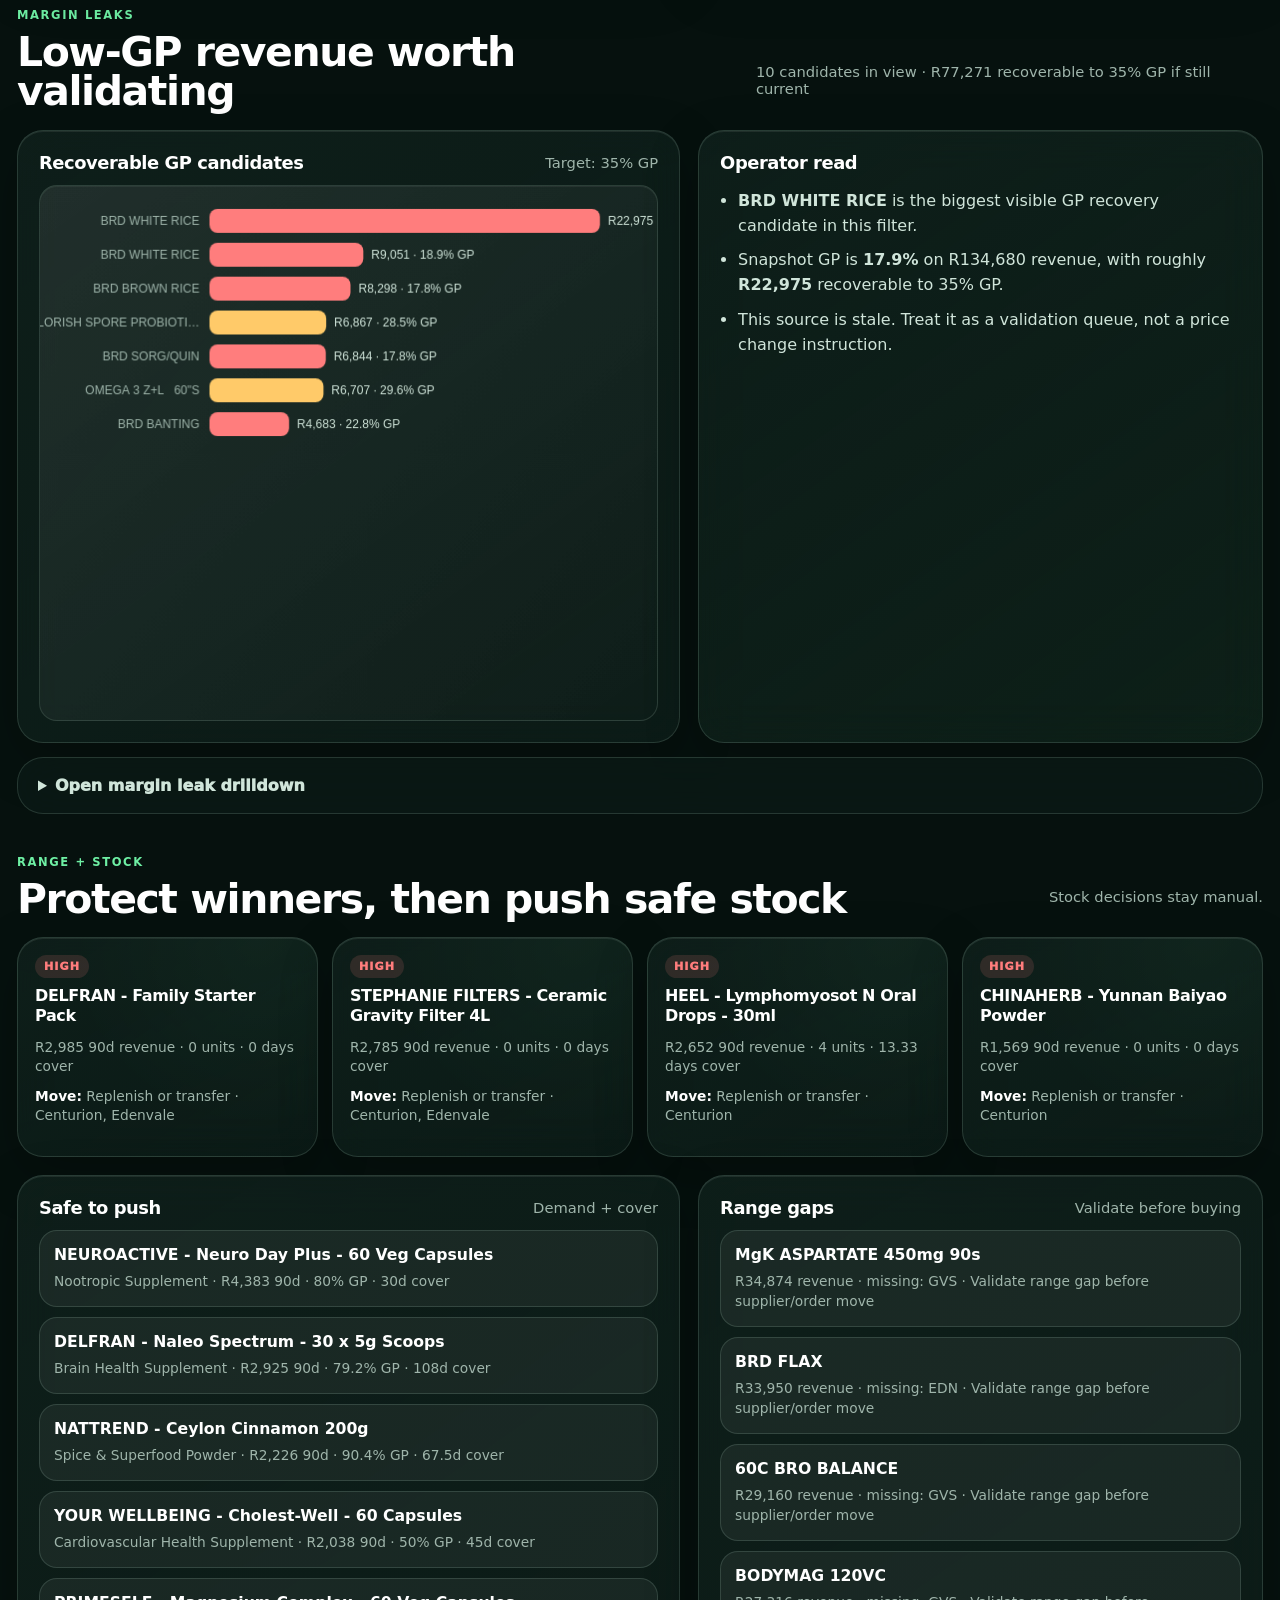
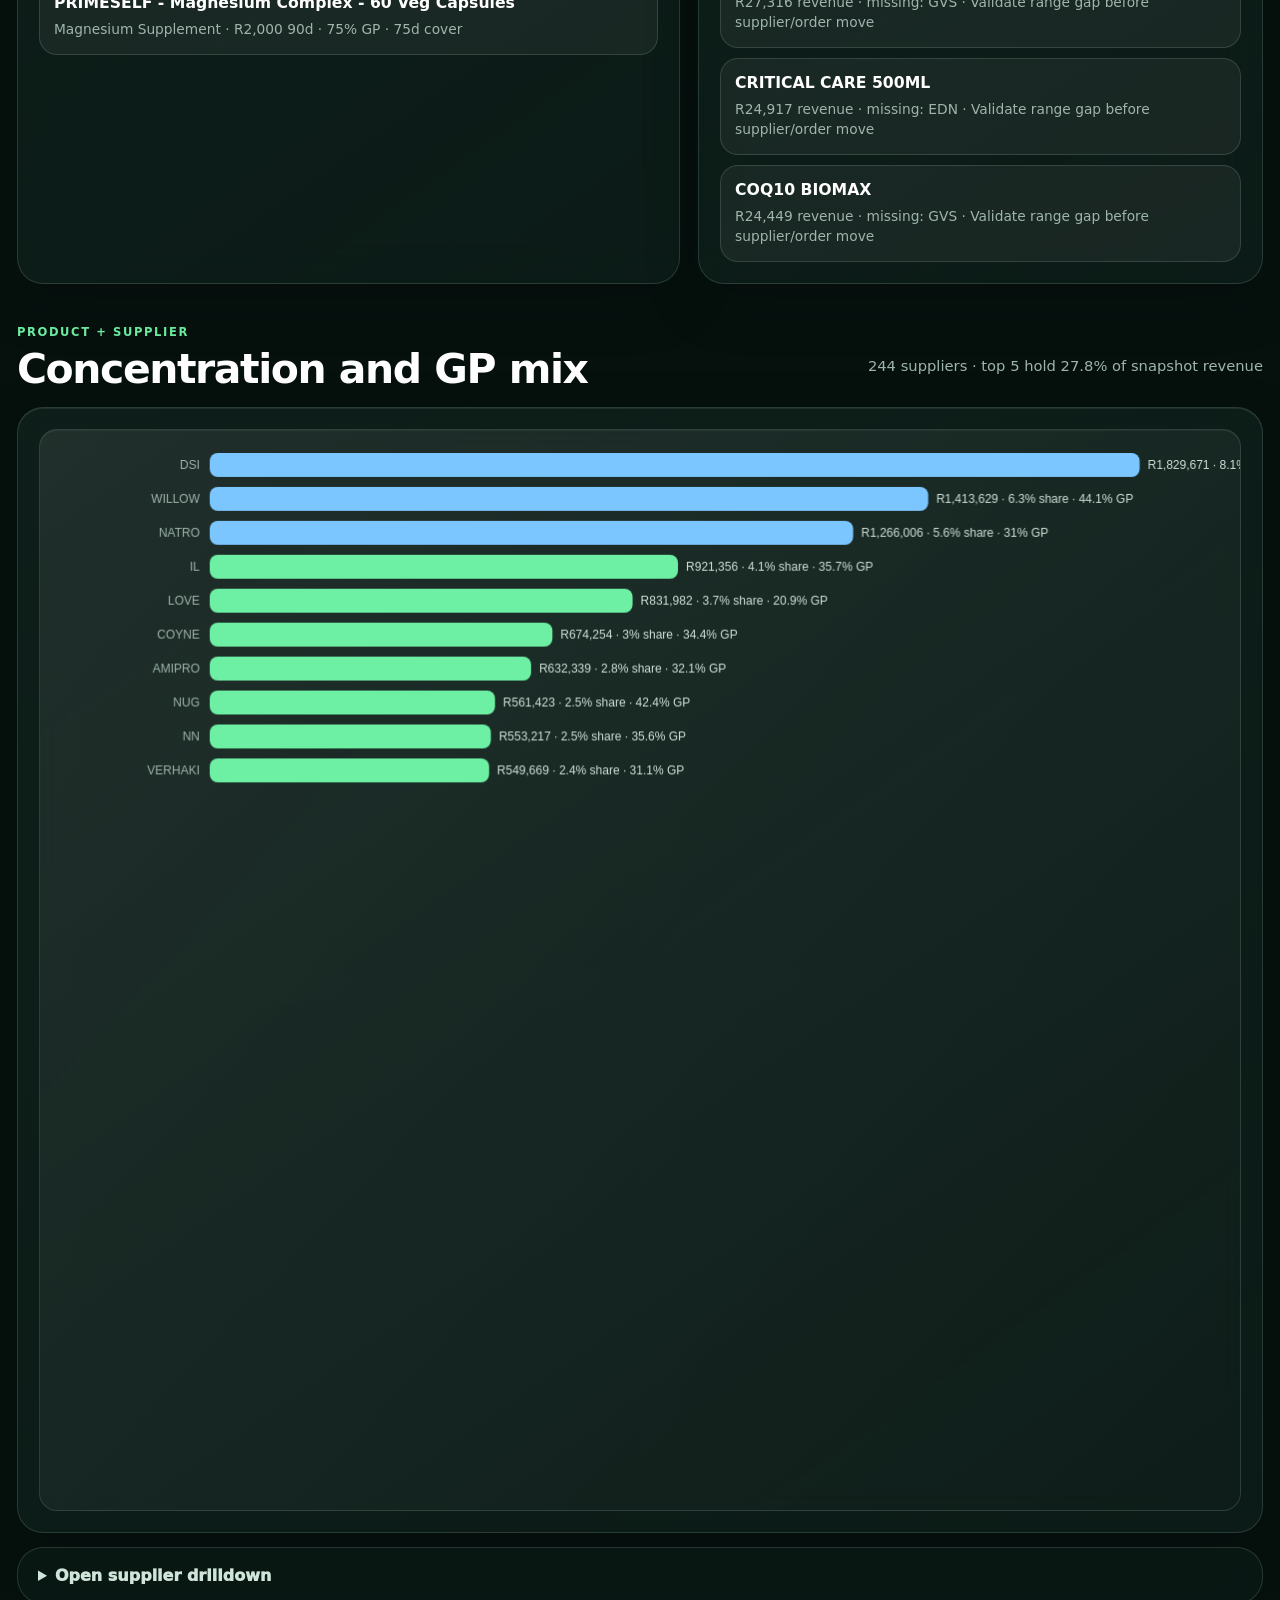
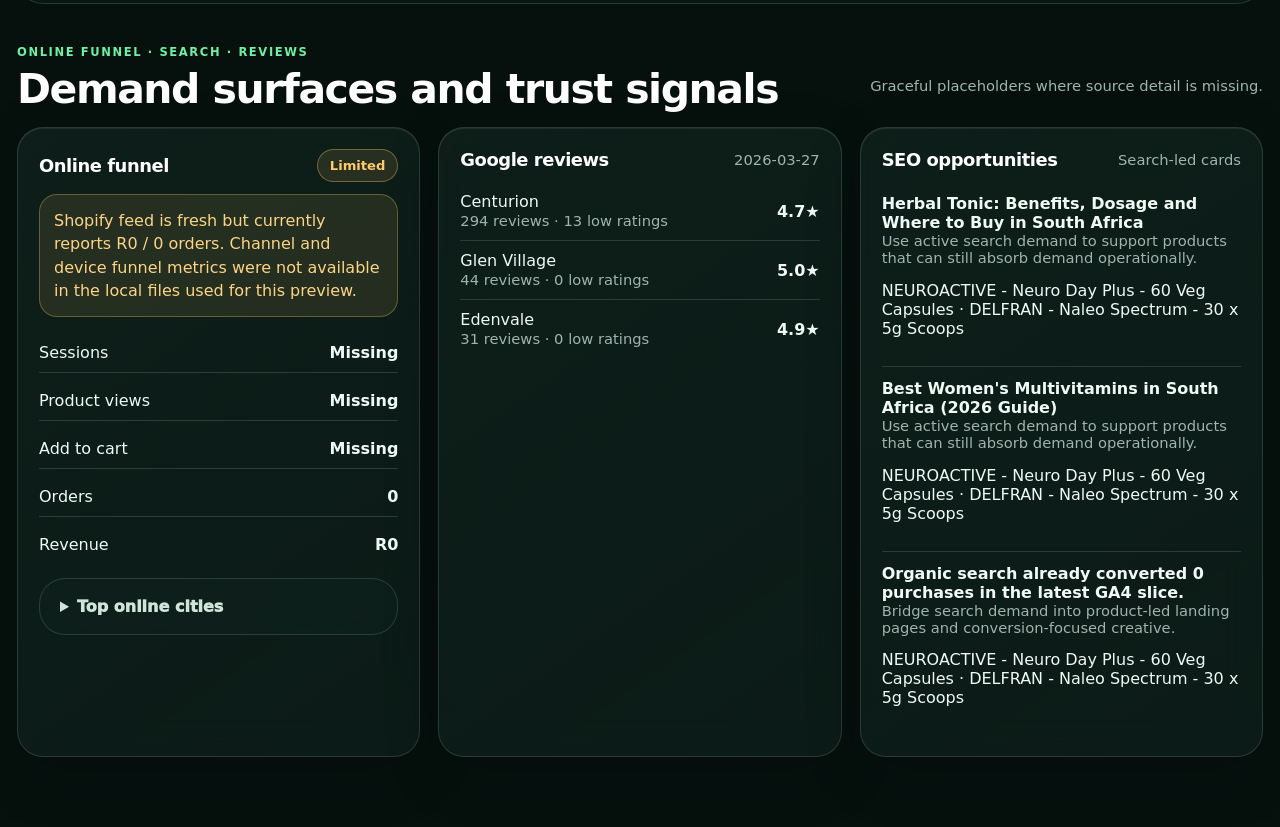
<file: preview.html>
<!doctype html>
<html lang="en-ZA">
<head>
  <meta charset="utf-8" />
  <meta name="viewport" content="width=device-width, initial-scale=1" />
  <meta http-equiv="refresh" content="0; url=v2-preview/index.html" />
  <title>Onelife Intelligence v2 Preview</title>
  <style>
    body { margin: 0; min-height: 100vh; display: grid; place-items: center; background: #07110f; color: #eef8f2; font-family: system-ui, sans-serif; }
    a { color: #6ef0a4; }
  </style>
</head>
<body>
  <main>
    <p>Opening the v2 preview… <a href="v2-preview/index.html">click here if it does not redirect</a>.</p>
  </main>
</body>
</html>
</file>
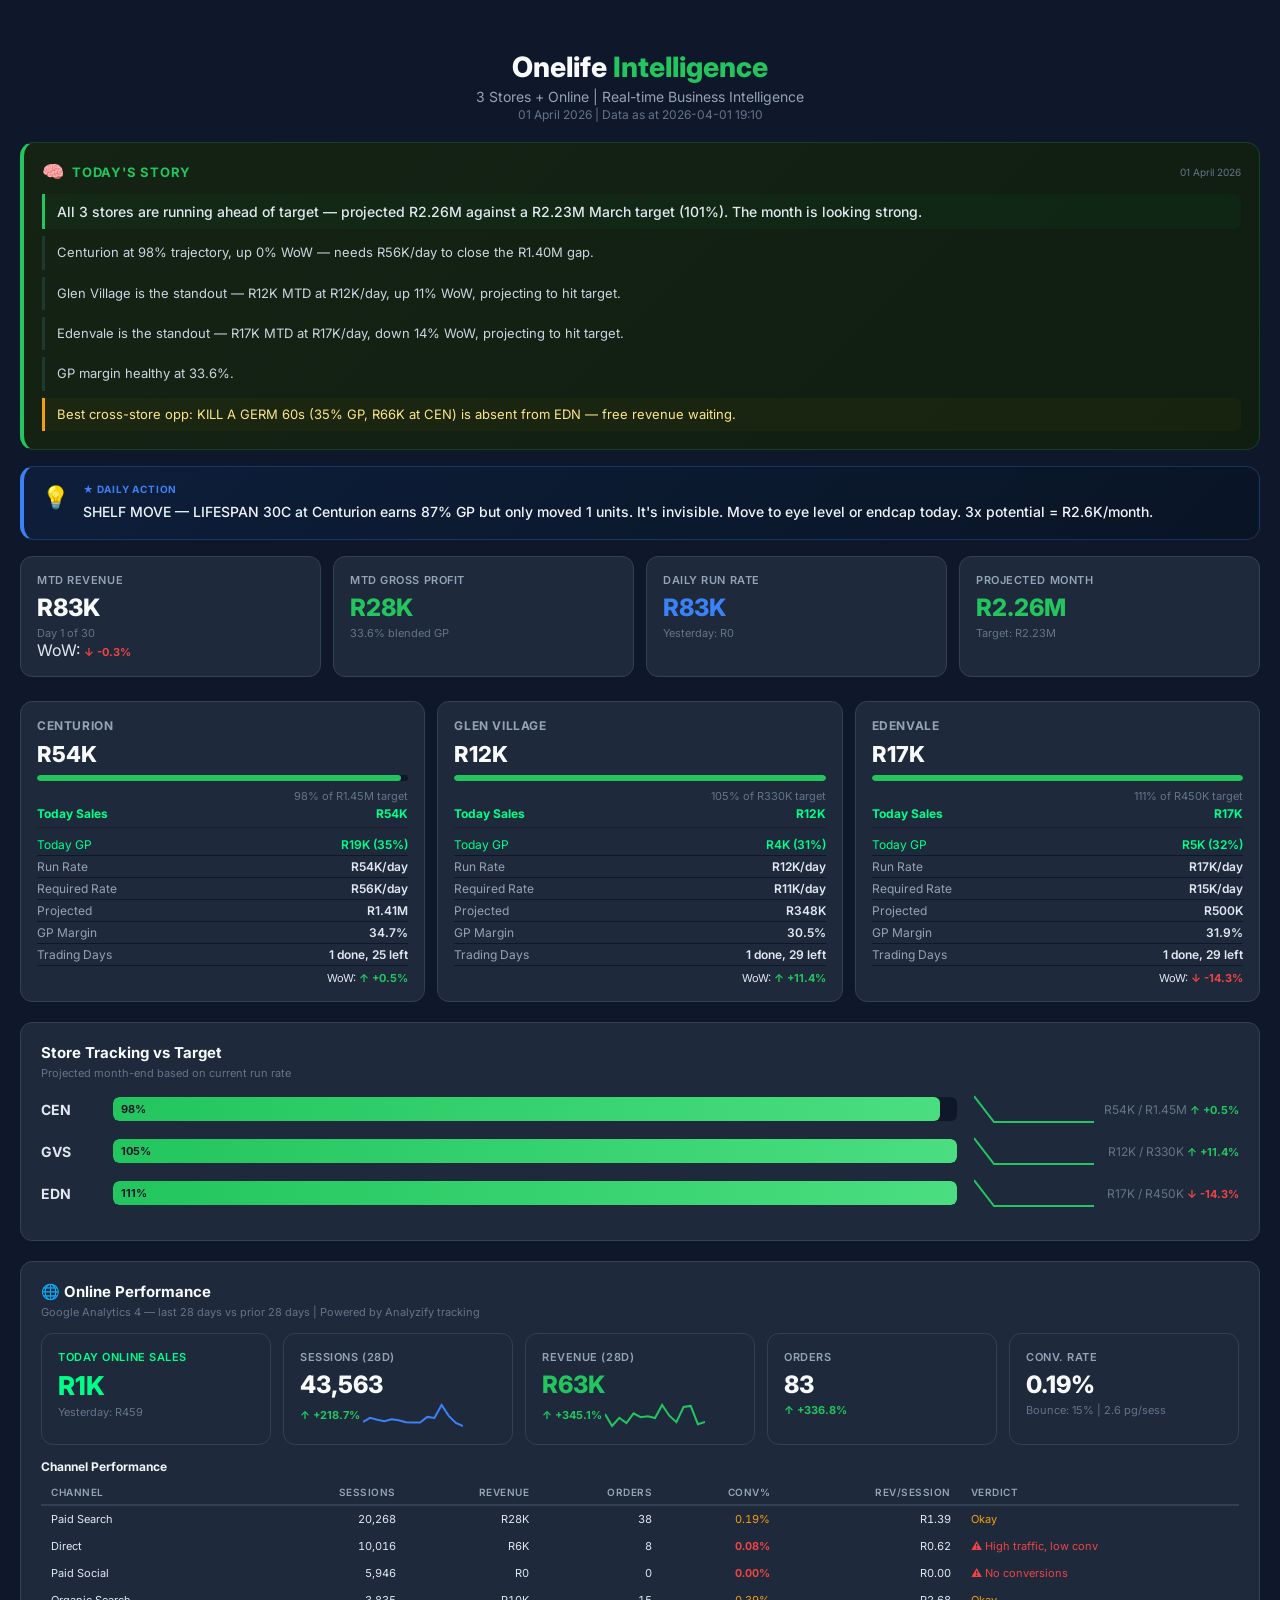
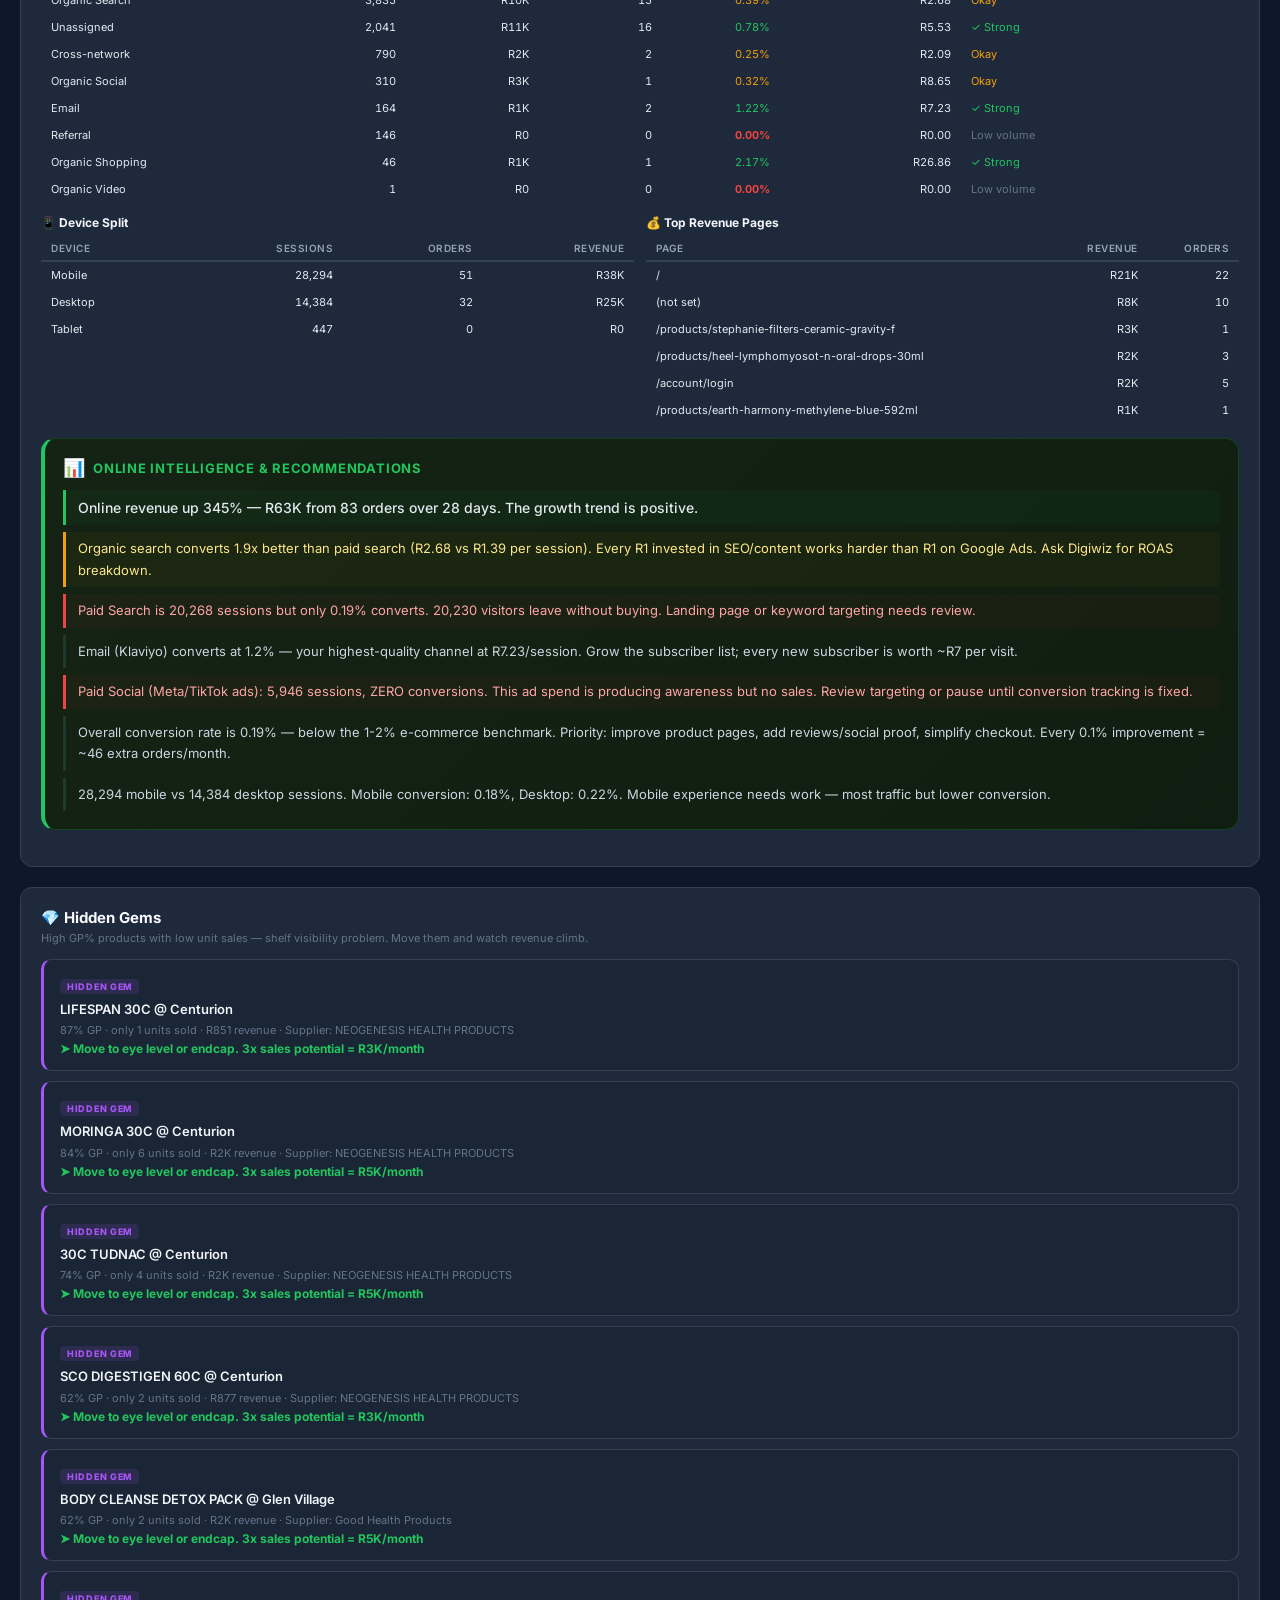
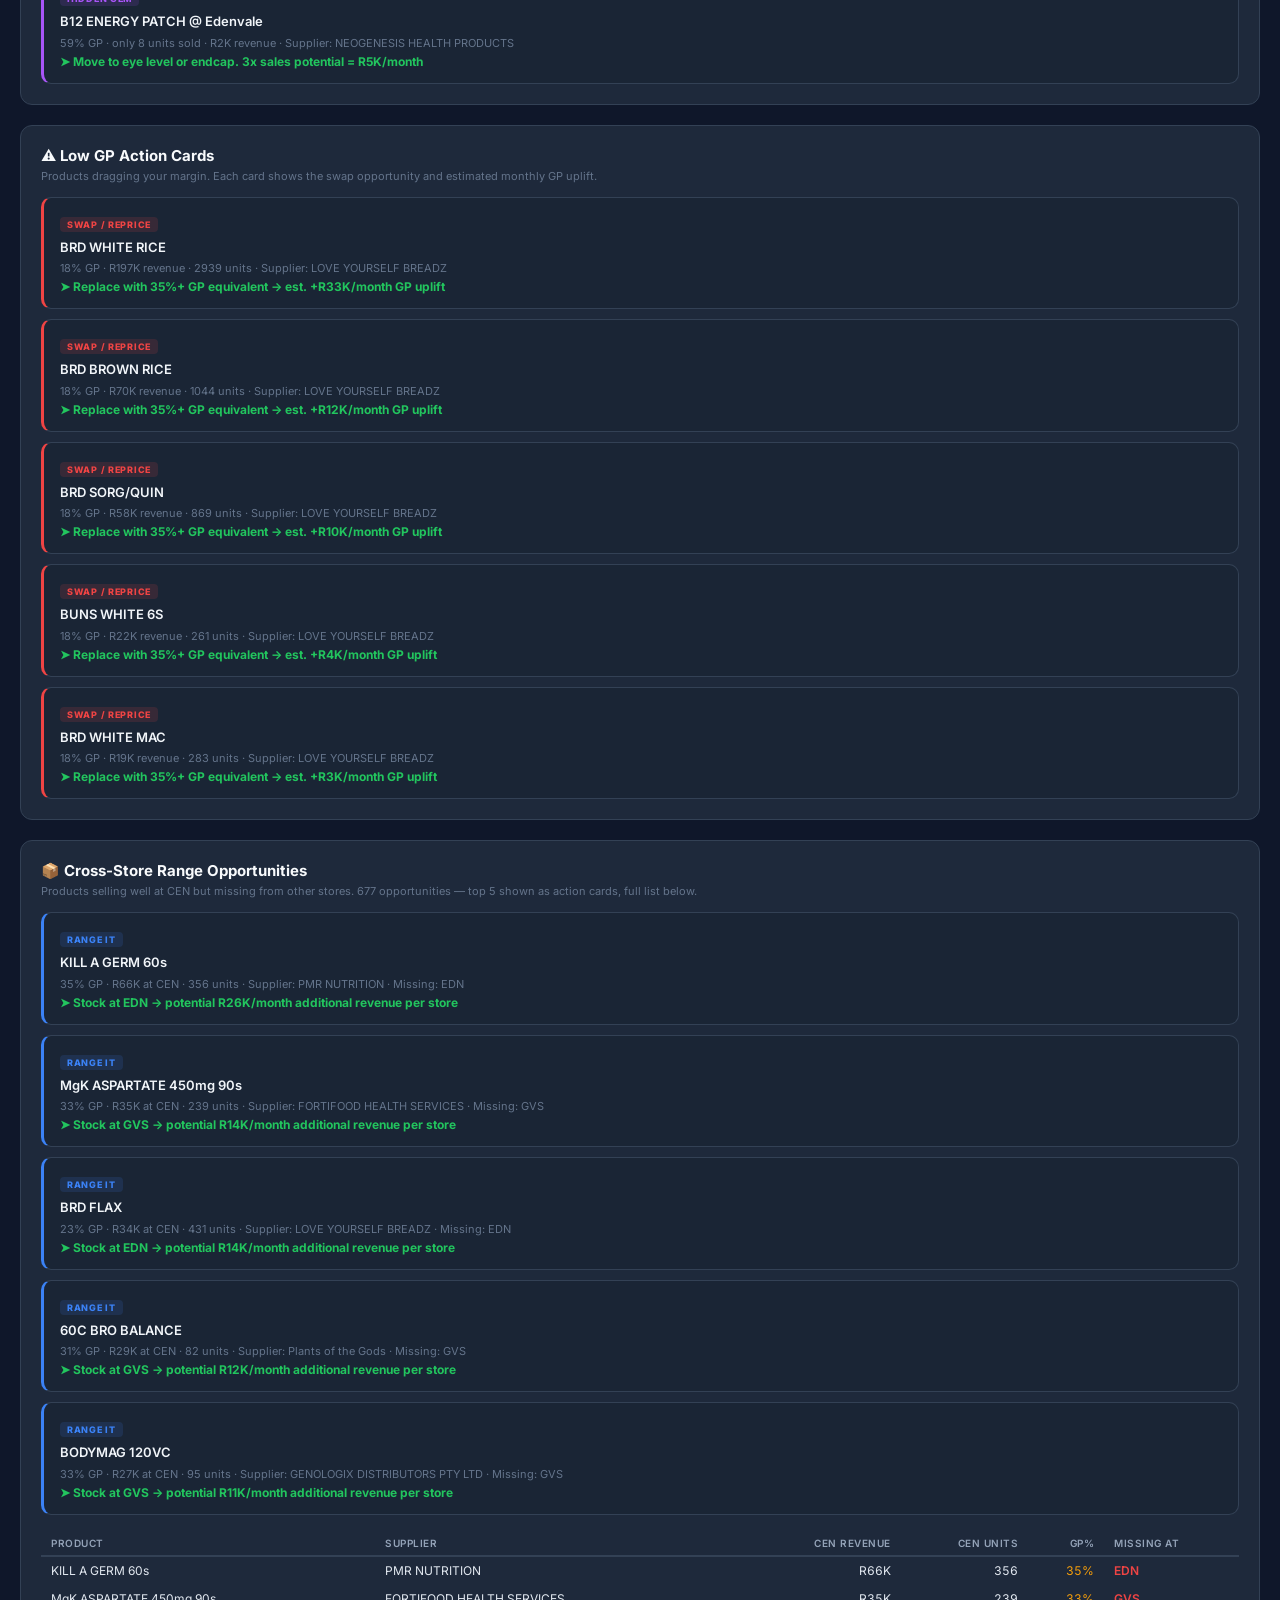
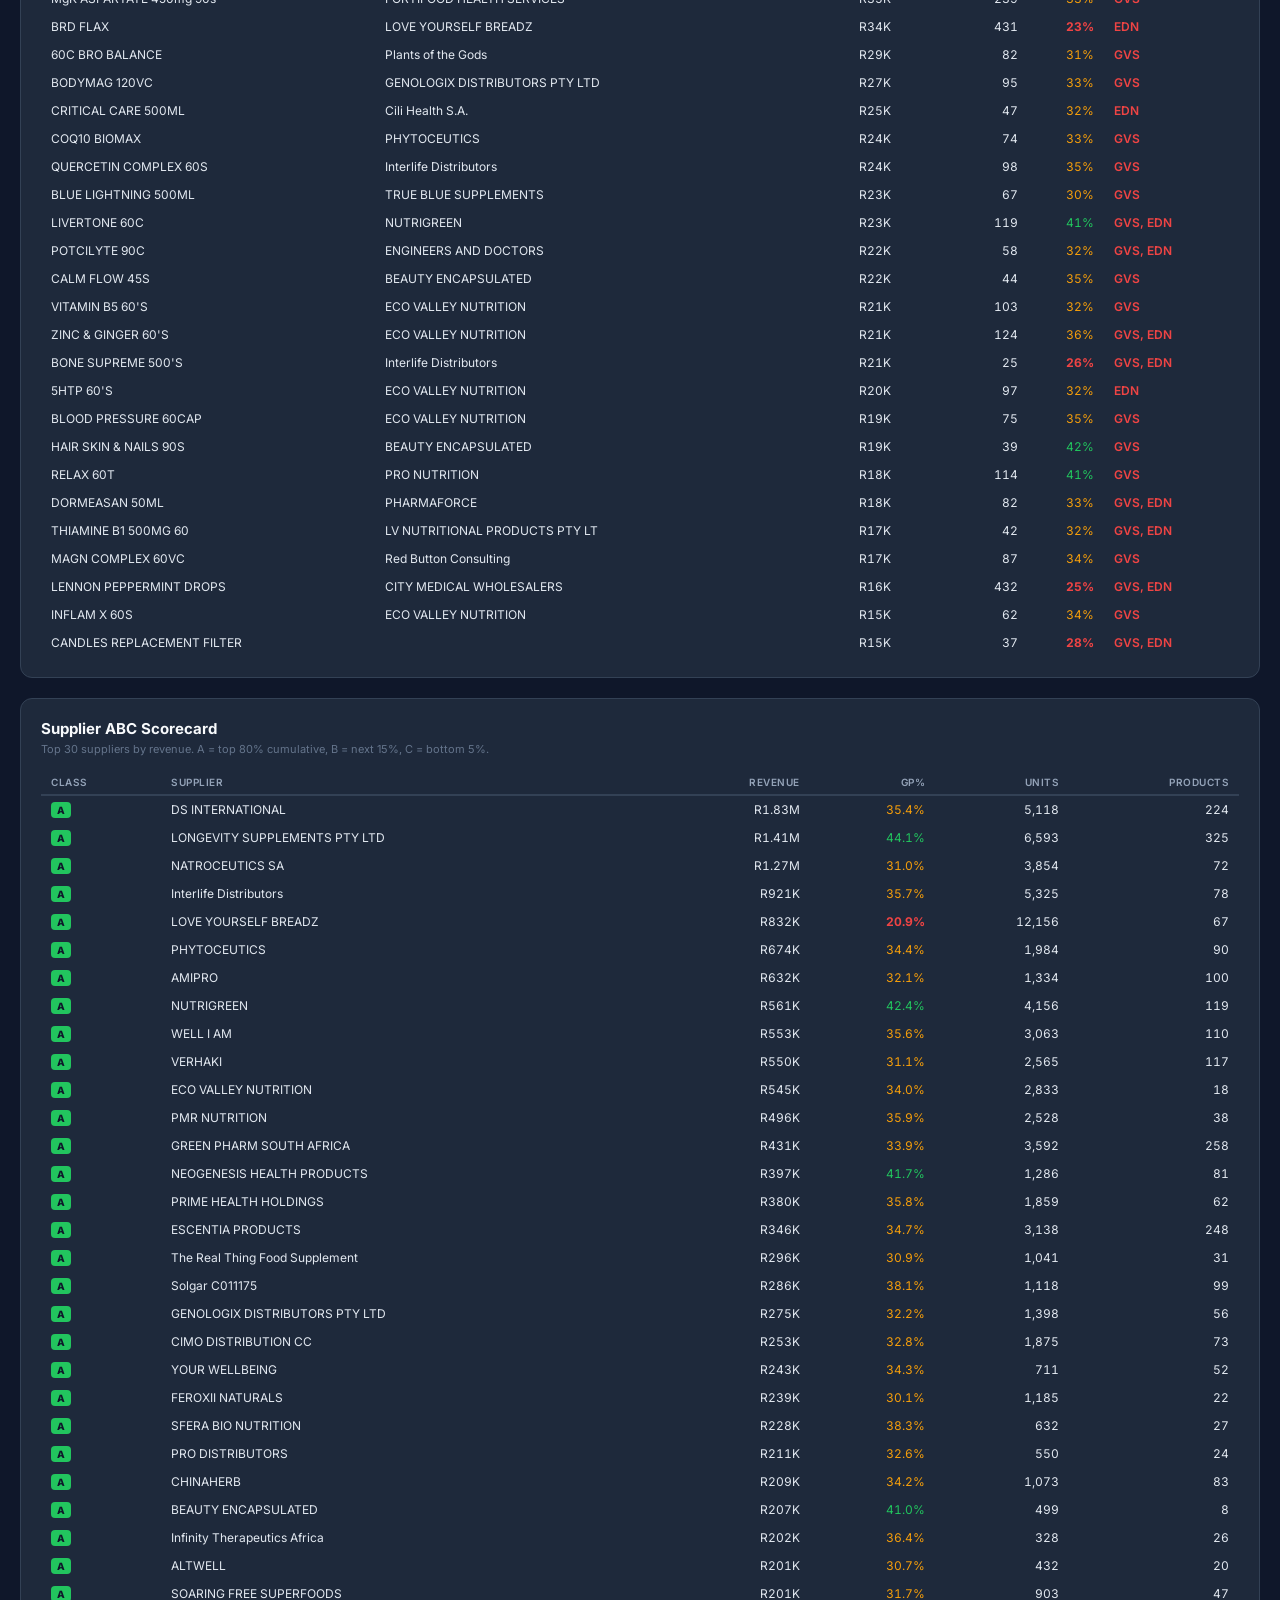
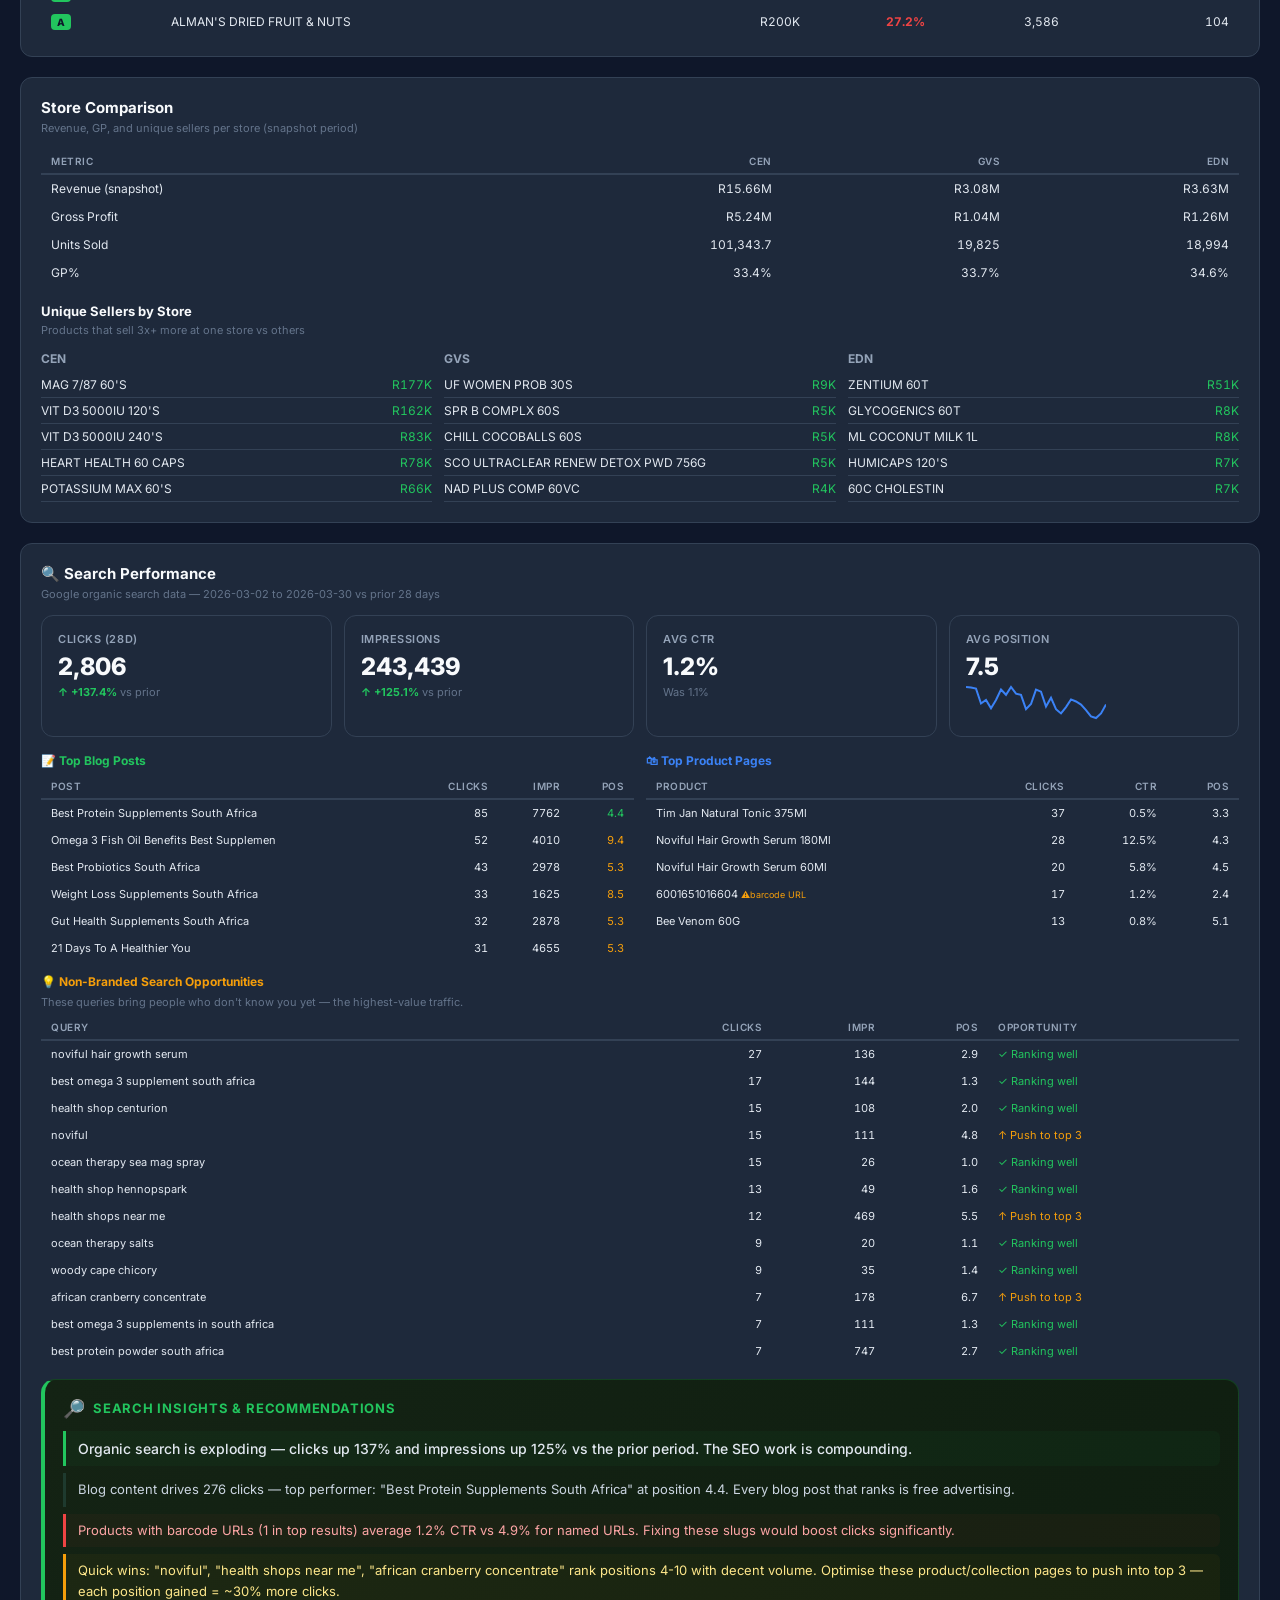
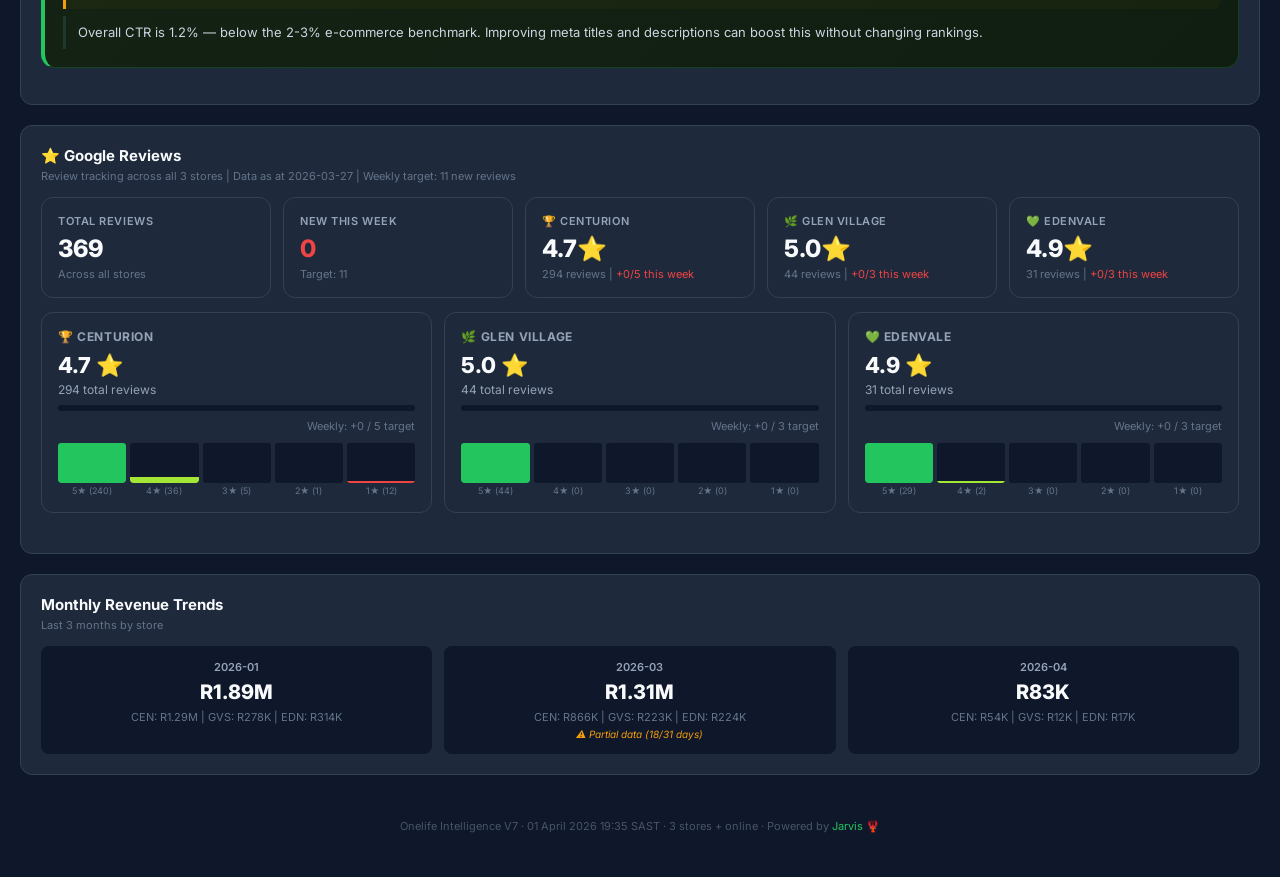
<file: backups/index-pre-v8-live-2026-04-02-1641.html>
<!DOCTYPE html>
<html lang="en"><head>
<meta charset="UTF-8"><meta name="viewport" content="width=device-width, initial-scale=1.0">
<title>Onelife Intelligence | V8</title>
<link href="https://fonts.googleapis.com/css2?family=Inter:wght@400;500;600;700;800&display=swap" rel="stylesheet">
<style>

*{margin:0;padding:0;box-sizing:border-box}
body{font-family:'Inter',sans-serif;background:#0f172a;color:#e2e8f0;min-height:100vh}
.container{max-width:1400px;margin:0 auto;padding:20px}
header{text-align:center;padding:30px 0 20px}
header h1{font-size:28px;font-weight:800;color:#f8fafc}
header h1 span{color:#22c55e}
header .sub{color:#94a3b8;font-size:14px;margin-top:4px}
header .date{color:#64748b;font-size:12px;margin-top:2px}

.kpi-strip{display:grid;grid-template-columns:repeat(auto-fit,minmax(160px,1fr));gap:12px;margin-bottom:24px}
.kpi{background:#1e293b;border:1px solid #334155;border-radius:12px;padding:16px}
.kpi .label{color:#94a3b8;font-size:11px;font-weight:600;text-transform:uppercase;letter-spacing:.05em}
.kpi .val{font-size:24px;font-weight:800;color:#f8fafc;margin:6px 0 4px}
.kpi .note{color:#64748b;font-size:11px}
.green{color:#22c55e!important} .red{color:#ef4444!important} .blue{color:#3b82f6!important} .yellow{color:#f59e0b!important} .grey{color:#94a3b8!important}

.card{background:#1e293b;border:1px solid #334155;border-radius:12px;padding:20px;margin-bottom:20px;overflow-x:auto}
.card h3{color:#f8fafc;font-size:15px;margin-bottom:4px}
.card .desc{color:#64748b;font-size:11px;margin-bottom:14px}

.narrative{background:linear-gradient(135deg,#1e293b,#1a2332);border:1px solid #334155;border-left:4px solid #22c55e;border-radius:12px;padding:20px;margin-bottom:20px}
.narrative h3{color:#22c55e;font-size:13px;margin-bottom:10px}
.narrative p{line-height:1.7;color:#cbd5e1;font-size:13px}

/* Store Detail Cards */
.store-grid{display:grid;grid-template-columns:repeat(3,1fr);gap:12px;margin-bottom:20px}
.store-card{background:#1e293b;border:1px solid #334155;border-radius:12px;padding:16px}
.store-card .sname{font-size:12px;font-weight:700;color:#94a3b8;text-transform:uppercase;letter-spacing:.05em;margin-bottom:8px}
.store-card .srev{font-size:22px;font-weight:800;color:#f8fafc;margin-bottom:4px}
.store-card .srow{display:flex;justify-content:space-between;font-size:12px;color:#94a3b8;padding:3px 0;border-bottom:1px solid #0f172a}
.store-card .srow .sv{color:#e2e8f0;font-weight:600}
.store-card .bar-mini{background:#0f172a;border-radius:4px;height:6px;margin:8px 0;overflow:hidden}
.store-card .bar-fill{height:100%;border-radius:4px}
.bar-fill.ok{background:#22c55e} .bar-fill.warn{background:#f59e0b} .bar-fill.bad{background:#ef4444}
.store-card .spct{font-size:11px;color:#64748b;text-align:right}
.store-card .highlight{color:#22c55e;font-weight:700}
.store-card .alert{color:#ef4444;font-weight:700}

.progress-row{display:flex;align-items:center;margin-bottom:12px}
.progress-row .sn{width:60px;font-weight:700;font-size:14px}
.progress-row .bar-wrap{flex:1;background:#0f172a;border-radius:6px;height:24px;margin:0 12px;overflow:hidden}
.progress-row .bar{height:100%;border-radius:6px;display:flex;align-items:center;padding-left:8px;font-size:11px;font-weight:700;color:#0f172a}
.bar.ok{background:linear-gradient(90deg,#22c55e,#4ade80)}
.bar.warn{background:linear-gradient(90deg,#f59e0b,#fbbf24)}
.bar.bad{background:linear-gradient(90deg,#ef4444,#f87171)}
.progress-row .spark{width:130px;text-align:center}
.progress-row .tgt{width:140px;text-align:right;color:#64748b;font-size:12px}

table{width:100%;border-collapse:collapse;font-size:12px}
th{text-align:left;color:#94a3b8;font-weight:600;font-size:10px;text-transform:uppercase;letter-spacing:.05em;padding:6px 10px;border-bottom:2px solid #334155}
td{padding:6px 10px;border-bottom:1px solid #1e293b22}
.card table tr:hover{background:#0f172a}
.num{text-align:right;font-variant-numeric:tabular-nums}
.miss{color:#ef4444;font-weight:600}
.gph{color:#22c55e} .gpm{color:#f59e0b} .gpl{color:#ef4444;font-weight:700}

.abc-a{background:#22c55e;color:#0f172a;padding:2px 6px;border-radius:4px;font-weight:800;font-size:10px}
.abc-b{background:#3b82f6;color:#f8fafc;padding:2px 6px;border-radius:4px;font-weight:800;font-size:10px}
.abc-c{background:#64748b;color:#f8fafc;padding:2px 6px;border-radius:4px;font-weight:800;font-size:10px}

.ugrid{display:grid;grid-template-columns:repeat(3,1fr);gap:12px}
.ustore h4{color:#94a3b8;font-size:12px;margin-bottom:6px}
.uitem{padding:5px 0;border-bottom:1px solid #334155;font-size:12px;display:flex;justify-content:space-between}
.uitem .num{color:#22c55e}
.dim{color:#475569}

.mgrid{display:grid;grid-template-columns:repeat(3,1fr);gap:12px;text-align:center}
.mcard{background:#0f172a;border-radius:8px;padding:14px}
.mcard .mo{color:#94a3b8;font-size:11px;font-weight:600}
.mcard .tot{font-size:20px;font-weight:800;color:#f8fafc;margin:6px 0}
.mcard .bd{font-size:11px;color:#64748b}
.mcard .incomplete{color:#f59e0b;font-size:10px;font-style:italic;margin-top:4px}

.data-warning{background:#1e293b;border:1px solid #f59e0b;border-radius:8px;padding:12px;margin-bottom:16px;font-size:12px;color:#fbbf24;display:flex;align-items:center;gap:8px}
.data-warning .icon{font-size:16px}

/* Today's Story */
.story-card{background:linear-gradient(135deg,#142314,#0f1e10);border:1px solid #22c55e33;border-left:4px solid #22c55e;border-radius:14px;padding:18px;margin-bottom:16px}
.story-header{display:flex;align-items:center;gap:8px;margin-bottom:12px}
.story-title{color:#22c55e;font-size:13px;font-weight:700;text-transform:uppercase;letter-spacing:.06em}
.story-date{color:#64748b;font-size:10px;margin-left:auto}
.story-sentences{display:flex;flex-direction:column;gap:7px}
.story-sentence{color:#cbd5e1;font-size:13px;line-height:1.65;padding:6px 12px;border-left:3px solid #1e3a2e;border-radius:0 6px 6px 0}
.story-sentence.lead{color:#e2e8f0;font-size:14px;font-weight:500;border-left-color:#22c55e;background:#22c55e0a}
.story-sentence.alert-sentence{border-left-color:#ef4444;color:#fca5a5;background:#ef44440a}
.story-sentence.opp-sentence{border-left-color:#f59e0b;color:#fde68a;background:#f59e0b0a}

/* Daily Action */
.daily-action{border-radius:14px;padding:16px 18px;margin-bottom:16px;display:flex;align-items:flex-start;gap:14px}
.daily-action.urgent{background:linear-gradient(135deg,#2d1515,#1c0d0d);border:1px solid #ef444444;border-left:4px solid #ef4444}
.daily-action.opportunity{background:linear-gradient(135deg,#0e1e3a,#091525);border:1px solid #3b82f644;border-left:4px solid #3b82f6}
.daily-action.margin{background:linear-gradient(135deg,#1e1a0a,#150f05);border:1px solid #f59e0b44;border-left:4px solid #f59e0b}
.da-icon{font-size:22px;flex-shrink:0;margin-top:1px}
.da-label{font-size:10px;font-weight:700;text-transform:uppercase;letter-spacing:.08em;margin-bottom:5px}
.urgent .da-label{color:#ef4444}.opportunity .da-label{color:#3b82f6}.margin .da-label{color:#f59e0b}
.da-text{color:#f1f5f9;font-size:14px;line-height:1.65;font-weight:500}

/* Action Cards (low GP / hidden gems) */
.action-cards{display:flex;flex-direction:column;gap:10px}
.action-card{border-radius:10px;padding:14px 16px;border:1px solid #334155;background:#1a2535}
.action-card.swap{border-left:3px solid #ef4444}
.action-card.gem{border-left:3px solid #a855f7}
.action-card.range{border-left:3px solid #3b82f6}
.ac-badge{display:inline-block;font-size:9px;font-weight:800;text-transform:uppercase;letter-spacing:.08em;padding:2px 7px;border-radius:4px;margin-bottom:6px}
.ac-badge.swap{background:#ef444422;color:#ef4444}.ac-badge.gem{background:#a855f722;color:#a855f7}.ac-badge.range{background:#3b82f622;color:#3b82f6}
.ac-title{color:#f1f5f9;font-size:13px;font-weight:600;line-height:1.5;margin-bottom:4px}
.ac-meta{color:#64748b;font-size:11px}
.ac-uplift{color:#22c55e;font-weight:700;font-size:12px;margin-top:4px}

/* WoW badge in store card */
.store-wow{text-align:right;margin-top:5px;font-size:11px}

footer{text-align:center;padding:24px 0;color:#475569;font-size:11px}
footer .lo{color:#22c55e}

@media(max-width:768px){
.kpi-strip{grid-template-columns:repeat(2,1fr)}
.ugrid,.mgrid,.store-grid{grid-template-columns:1fr}
.progress-row .spark{display:none}
div[style*="grid-template-columns:1fr 1fr"]{grid-template-columns:1fr!important}
}

</style></head><body><div class="container">
<header><h1>Onelife <span>Intelligence</span></h1>
<div class="sub">3 Stores + Online | Real-time Business Intelligence</div>
<div class="date">01 April 2026 | Data as at 2026-04-01 19:10</div>
</header>
<div class="story-card">
<div class="story-header"><span style="font-size:18px">&#x1f9e0;</span><span class="story-title">Today's Story</span><span class="story-date">01 April 2026</span></div>
<div class="story-sentences">
<div class="story-sentence lead">All 3 stores are running ahead of target — projected R2.26M against a R2.23M March target (101%). The month is looking strong.</div>
<div class="story-sentence">Centurion at 98% trajectory, up 0% WoW — needs R56K/day to close the R1.40M gap.</div>
<div class="story-sentence">Glen Village is the standout — R12K MTD at R12K/day, up 11% WoW, projecting to hit target.</div>
<div class="story-sentence">Edenvale is the standout — R17K MTD at R17K/day, down 14% WoW, projecting to hit target.</div>
<div class="story-sentence">GP margin healthy at 33.6%.</div>
<div class="story-sentence opp-sentence">Best cross-store opp: KILL A GERM 60s (35% GP, R66K at CEN) is absent from EDN — free revenue waiting.</div>
</div></div>
<div class="daily-action opportunity">
<div class="da-icon">&#x1f4a1;</div>
<div class="da-body">
<div class="da-label">&#x2605; Daily Action</div>
<div class="da-text">SHELF MOVE — LIFESPAN 30C at Centurion earns 87% GP but only moved 1 units. It's invisible. Move to eye level or endcap today. 3x potential = R2.6K/month.</div>
</div></div>
<div class="kpi-strip">
<div class="kpi"><div class="label">MTD Revenue</div><div class="val">R83K</div><div class="note">Day 1 of 30</div><div class="wow">WoW: <span style="color:#ef4444;font-size:11px;font-weight:700">↓&nbsp;-0.3%</span></div></div>
<div class="kpi"><div class="label">MTD Gross Profit</div><div class="val green">R28K</div><div class="note">33.6% blended GP</div></div>
<div class="kpi"><div class="label">Daily Run Rate</div><div class="val blue">R83K</div><div class="note">Yesterday: R0</div></div>
<div class="kpi"><div class="label">Projected Month</div><div class="val green">R2.26M</div><div class="note">Target: R2.23M</div></div>
</div>
<div class="store-grid">
<div class="store-card">
<div class="sname">Centurion</div>
<div class="srev">R54K</div>
<div class="bar-mini"><div class="bar-fill ok" style="width:98%"></div></div>
<div class="spct">98% of R1.45M target</div>
<div class="srow" style="border-bottom:1px solid #1e1e2e;padding-bottom:6px;margin-bottom:6px"><span style="color:#00ff88;font-weight:700">Today Sales</span><span class="sv" style="color:#00ff88;font-weight:700">R54K</span></div>
<div class="srow"><span style="color:#00ff88">Today GP</span><span class="sv" style="color:#00ff88">R19K (35%)</span></div>
<div class="srow"><span>Run Rate</span><span class="sv">R54K/day</span></div>
<div class="srow"><span>Required Rate</span><span class="sv highlight">R56K/day</span></div>
<div class="srow"><span>Projected</span><span class="sv">R1.41M</span></div>
<div class="srow"><span>GP Margin</span><span class="sv">34.7%</span></div>
<div class="srow"><span>Trading Days</span><span class="sv">1 done, 25 left</span></div>
<div class="store-wow">WoW: <span style="color:#22c55e;font-size:11px;font-weight:700">↑&nbsp;+0.5%</span></div>
</div>
<div class="store-card">
<div class="sname">Glen Village</div>
<div class="srev">R12K</div>
<div class="bar-mini"><div class="bar-fill ok" style="width:100%"></div></div>
<div class="spct">105% of R330K target</div>
<div class="srow" style="border-bottom:1px solid #1e1e2e;padding-bottom:6px;margin-bottom:6px"><span style="color:#00ff88;font-weight:700">Today Sales</span><span class="sv" style="color:#00ff88;font-weight:700">R12K</span></div>
<div class="srow"><span style="color:#00ff88">Today GP</span><span class="sv" style="color:#00ff88">R4K (31%)</span></div>
<div class="srow"><span>Run Rate</span><span class="sv">R12K/day</span></div>
<div class="srow"><span>Required Rate</span><span class="sv highlight">R11K/day</span></div>
<div class="srow"><span>Projected</span><span class="sv">R348K</span></div>
<div class="srow"><span>GP Margin</span><span class="sv">30.5%</span></div>
<div class="srow"><span>Trading Days</span><span class="sv">1 done, 29 left</span></div>
<div class="store-wow">WoW: <span style="color:#22c55e;font-size:11px;font-weight:700">↑&nbsp;+11.4%</span></div>
</div>
<div class="store-card">
<div class="sname">Edenvale</div>
<div class="srev">R17K</div>
<div class="bar-mini"><div class="bar-fill ok" style="width:100%"></div></div>
<div class="spct">111% of R450K target</div>
<div class="srow" style="border-bottom:1px solid #1e1e2e;padding-bottom:6px;margin-bottom:6px"><span style="color:#00ff88;font-weight:700">Today Sales</span><span class="sv" style="color:#00ff88;font-weight:700">R17K</span></div>
<div class="srow"><span style="color:#00ff88">Today GP</span><span class="sv" style="color:#00ff88">R5K (32%)</span></div>
<div class="srow"><span>Run Rate</span><span class="sv">R17K/day</span></div>
<div class="srow"><span>Required Rate</span><span class="sv highlight">R15K/day</span></div>
<div class="srow"><span>Projected</span><span class="sv">R500K</span></div>
<div class="srow"><span>GP Margin</span><span class="sv">31.9%</span></div>
<div class="srow"><span>Trading Days</span><span class="sv">1 done, 29 left</span></div>
<div class="store-wow">WoW: <span style="color:#ef4444;font-size:11px;font-weight:700">↓&nbsp;-14.3%</span></div>
</div>
</div>
<div class="card"><h3>Store Tracking vs Target</h3><div class="desc">Projected month-end based on current run rate</div>
<div class="progress-row"><div class="sn">CEN</div>
<div class="bar-wrap"><div class="bar ok" style="width:98%">98%</div></div>
<div class="spark"><svg width="120" height="30" style="vertical-align:middle"><polyline points="0.0,2.0 20.0,28.0 40.0,28.0 60.0,28.0 80.0,28.0 100.0,28.0 120.0,28.0" fill="none" stroke="#22c55e" stroke-width="2"/></svg></div>
<div class="tgt">R54K / R1.45M <span style="color:#22c55e;font-size:11px;font-weight:700">↑&nbsp;+0.5%</span></div></div>
<div class="progress-row"><div class="sn">GVS</div>
<div class="bar-wrap"><div class="bar ok" style="width:100%">105%</div></div>
<div class="spark"><svg width="120" height="30" style="vertical-align:middle"><polyline points="0.0,2.0 20.0,28.0 40.0,28.0 60.0,28.0 80.0,28.0 100.0,28.0 120.0,28.0" fill="none" stroke="#22c55e" stroke-width="2"/></svg></div>
<div class="tgt">R12K / R330K <span style="color:#22c55e;font-size:11px;font-weight:700">↑&nbsp;+11.4%</span></div></div>
<div class="progress-row"><div class="sn">EDN</div>
<div class="bar-wrap"><div class="bar ok" style="width:100%">111%</div></div>
<div class="spark"><svg width="120" height="30" style="vertical-align:middle"><polyline points="0.0,2.0 20.0,28.0 40.0,28.0 60.0,28.0 80.0,28.0 100.0,28.0 120.0,28.0" fill="none" stroke="#22c55e" stroke-width="2"/></svg></div>
<div class="tgt">R17K / R450K <span style="color:#ef4444;font-size:11px;font-weight:700">↓&nbsp;-14.3%</span></div></div>
</div>
<div class="card"><h3>&#x1f310; Online Performance</h3>
<div class="desc">Google Analytics 4 — last 28 days vs prior 28 days | Powered by Analyzify tracking</div>
<div class="kpi-strip" style="margin-bottom:14px">
<div class="kpi"><div class="label" style="color:#00ff88">Today Online Sales</div><div class="val" style="color:#00ff88;font-size:26px">R1K</div><div class="note">Yesterday: R459</div></div>
<div class="kpi"><div class="label">Sessions (28d)</div><div class="val">43,563</div><div class="note"><span style="color:#22c55e;font-size:11px;font-weight:700">↑&nbsp;+218.7%</span> <svg width="100" height="25" style="vertical-align:middle"><polyline points="0.0,19.0 7.1,14.8 14.3,16.7 21.4,18.3 28.6,16.3 35.7,17.2 42.9,19.3 50.0,19.6 57.1,19.5 64.3,13.9 71.4,14.9 78.6,2.0 85.7,12.9 92.9,20.0 100.0,23.0" fill="none" stroke="#3b82f6" stroke-width="2"/></svg></div></div>
<div class="kpi"><div class="label">Revenue (28d)</div><div class="val green">R63K</div><div class="note"><span style="color:#22c55e;font-size:11px;font-weight:700">↑&nbsp;+345.1%</span> <svg width="100" height="25" style="vertical-align:middle"><polyline points="0.0,10.9 7.1,23.0 14.3,14.8 21.4,20.1 28.6,10.3 35.7,14.2 42.9,13.3 50.0,15.0 57.1,2.0 64.3,12.7 71.4,19.2 78.6,4.0 85.7,2.9 92.9,21.2 100.0,19.0" fill="none" stroke="#22c55e" stroke-width="2"/></svg></div></div>
<div class="kpi"><div class="label">Orders</div><div class="val">83</div><div class="note"><span style="color:#22c55e;font-size:11px;font-weight:700">↑&nbsp;+336.8%</span></div></div>
<div class="kpi"><div class="label">Conv. Rate</div><div class="val">0.19%</div><div class="note">Bounce: 15% | 2.6 pg/sess</div></div>
</div>
<h4 style="color:#f1f5f9;font-size:12px;margin-bottom:6px">Channel Performance</h4>
<table style="font-size:11px"><thead><tr><th>Channel</th><th class="num">Sessions</th><th class="num">Revenue</th><th class="num">Orders</th><th class="num">Conv%</th><th class="num">Rev/Session</th><th>Verdict</th></tr></thead><tbody>
<tr><td>Paid Search</td><td class="num">20,268</td><td class="num">R28K</td><td class="num">38</td><td class="num gpm">0.19%</td><td class="num">R1.39</td><td><span style="color:#f59e0b">Okay</span></td></tr>
<tr><td>Direct</td><td class="num">10,016</td><td class="num">R6K</td><td class="num">8</td><td class="num gpl">0.08%</td><td class="num">R0.62</td><td><span style="color:#ef4444">&#x26a0; High traffic, low conv</span></td></tr>
<tr><td>Paid Social</td><td class="num">5,946</td><td class="num">R0</td><td class="num">0</td><td class="num gpl">0.00%</td><td class="num">R0.00</td><td><span style="color:#ef4444">&#x26a0; No conversions</span></td></tr>
<tr><td>Organic Search</td><td class="num">3,835</td><td class="num">R10K</td><td class="num">15</td><td class="num gpm">0.39%</td><td class="num">R2.68</td><td><span style="color:#f59e0b">Okay</span></td></tr>
<tr><td>Unassigned</td><td class="num">2,041</td><td class="num">R11K</td><td class="num">16</td><td class="num gph">0.78%</td><td class="num">R5.53</td><td><span style="color:#22c55e">&#x2713; Strong</span></td></tr>
<tr><td>Cross-network</td><td class="num">790</td><td class="num">R2K</td><td class="num">2</td><td class="num gpm">0.25%</td><td class="num">R2.09</td><td><span style="color:#f59e0b">Okay</span></td></tr>
<tr><td>Organic Social</td><td class="num">310</td><td class="num">R3K</td><td class="num">1</td><td class="num gpm">0.32%</td><td class="num">R8.65</td><td><span style="color:#f59e0b">Okay</span></td></tr>
<tr><td>Email</td><td class="num">164</td><td class="num">R1K</td><td class="num">2</td><td class="num gph">1.22%</td><td class="num">R7.23</td><td><span style="color:#22c55e">&#x2713; Strong</span></td></tr>
<tr><td>Referral</td><td class="num">146</td><td class="num">R0</td><td class="num">0</td><td class="num gpl">0.00%</td><td class="num">R0.00</td><td><span style="color:#64748b">Low volume</span></td></tr>
<tr><td>Organic Shopping</td><td class="num">46</td><td class="num">R1K</td><td class="num">1</td><td class="num gph">2.17%</td><td class="num">R26.86</td><td><span style="color:#22c55e">&#x2713; Strong</span></td></tr>
<tr><td>Organic Video</td><td class="num">1</td><td class="num">R0</td><td class="num">0</td><td class="num gpl">0.00%</td><td class="num">R0.00</td><td><span style="color:#64748b">Low volume</span></td></tr>
</tbody></table>
<div style="display:grid;grid-template-columns:1fr 1fr;gap:12px;margin-top:12px">
<div>
<h4 style="color:#f1f5f9;font-size:12px;margin-bottom:6px">&#x1f4f1; Device Split</h4>
<table style="font-size:11px"><thead><tr><th>Device</th><th class="num">Sessions</th><th class="num">Orders</th><th class="num">Revenue</th></tr></thead><tbody>
<tr><td>Mobile</td><td class="num">28,294</td><td class="num">51</td><td class="num">R38K</td></tr>
<tr><td>Desktop</td><td class="num">14,384</td><td class="num">32</td><td class="num">R25K</td></tr>
<tr><td>Tablet</td><td class="num">447</td><td class="num">0</td><td class="num">R0</td></tr>
</tbody></table></div>
<div>
<h4 style="color:#f1f5f9;font-size:12px;margin-bottom:6px">&#x1f4b0; Top Revenue Pages</h4>
<table style="font-size:11px"><thead><tr><th>Page</th><th class="num">Revenue</th><th class="num">Orders</th></tr></thead><tbody>
<tr><td>/</td><td class="num">R21K</td><td class="num">22</td></tr>
<tr><td>(not set)</td><td class="num">R8K</td><td class="num">10</td></tr>
<tr><td>/products/stephanie-filters-ceramic-gravity-f</td><td class="num">R3K</td><td class="num">1</td></tr>
<tr><td>/products/heel-lymphomyosot-n-oral-drops-30ml</td><td class="num">R2K</td><td class="num">3</td></tr>
<tr><td>/account/login</td><td class="num">R2K</td><td class="num">5</td></tr>
<tr><td>/products/earth-harmony-methylene-blue-592ml</td><td class="num">R1K</td><td class="num">1</td></tr>
</tbody></table></div>
</div>
<div class="story-card" style="margin-top:14px">
<div class="story-header"><span style="font-size:18px">&#x1f4ca;</span><span class="story-title">Online Intelligence &amp; Recommendations</span></div>
<div class="story-sentences">
<div class="story-sentence lead">Online revenue up 345% — R63K from 83 orders over 28 days. The growth trend is positive.</div>
<div class="story-sentence opp-sentence">Organic search converts 1.9x better than paid search (R2.68 vs R1.39 per session). Every R1 invested in SEO/content works harder than R1 on Google Ads. Ask Digiwiz for ROAS breakdown.</div>
<div class="story-sentence alert-sentence">Paid Search is 20,268 sessions but only 0.19% converts. 20,230 visitors leave without buying. Landing page or keyword targeting needs review.</div>
<div class="story-sentence">Email (Klaviyo) converts at 1.2% — your highest-quality channel at R7.23/session. Grow the subscriber list; every new subscriber is worth ~R7 per visit.</div>
<div class="story-sentence alert-sentence">Paid Social (Meta/TikTok ads): 5,946 sessions, ZERO conversions. This ad spend is producing awareness but no sales. Review targeting or pause until conversion tracking is fixed.</div>
<div class="story-sentence">Overall conversion rate is 0.19% — below the 1-2% e-commerce benchmark. Priority: improve product pages, add reviews/social proof, simplify checkout. Every 0.1% improvement = ~46 extra orders/month.</div>
<div class="story-sentence">28,294 mobile vs 14,384 desktop sessions. Mobile conversion: 0.18%, Desktop: 0.22%. Mobile experience needs work — most traffic but lower conversion.</div>
</div></div>
</div>
<div class="card"><h3>&#x1f48e; Hidden Gems</h3>
<div class="desc">High GP% products with low unit sales — shelf visibility problem. Move them and watch revenue climb.</div>
<div class="action-cards">
<div class="action-card gem">
<span class="ac-badge gem">Hidden Gem</span>
<div class="ac-title">LIFESPAN 30C @ Centurion</div>
<div class="ac-meta">87% GP &middot; only 1 units sold &middot; R851 revenue &middot; Supplier: NEOGENESIS HEALTH PRODUCTS</div>
<div class="ac-uplift">&#x27a4; Move to eye level or endcap. 3x sales potential = R3K/month</div>
</div>
<div class="action-card gem">
<span class="ac-badge gem">Hidden Gem</span>
<div class="ac-title">MORINGA 30C @ Centurion</div>
<div class="ac-meta">84% GP &middot; only 6 units sold &middot; R2K revenue &middot; Supplier: NEOGENESIS HEALTH PRODUCTS</div>
<div class="ac-uplift">&#x27a4; Move to eye level or endcap. 3x sales potential = R5K/month</div>
</div>
<div class="action-card gem">
<span class="ac-badge gem">Hidden Gem</span>
<div class="ac-title">30C TUDNAC @ Centurion</div>
<div class="ac-meta">74% GP &middot; only 4 units sold &middot; R2K revenue &middot; Supplier: NEOGENESIS HEALTH PRODUCTS</div>
<div class="ac-uplift">&#x27a4; Move to eye level or endcap. 3x sales potential = R5K/month</div>
</div>
<div class="action-card gem">
<span class="ac-badge gem">Hidden Gem</span>
<div class="ac-title">SCO DIGESTIGEN 60C @ Centurion</div>
<div class="ac-meta">62% GP &middot; only 2 units sold &middot; R877 revenue &middot; Supplier: NEOGENESIS HEALTH PRODUCTS</div>
<div class="ac-uplift">&#x27a4; Move to eye level or endcap. 3x sales potential = R3K/month</div>
</div>
<div class="action-card gem">
<span class="ac-badge gem">Hidden Gem</span>
<div class="ac-title">BODY CLEANSE DETOX PACK @ Glen Village</div>
<div class="ac-meta">62% GP &middot; only 2 units sold &middot; R2K revenue &middot; Supplier: Good Health Products</div>
<div class="ac-uplift">&#x27a4; Move to eye level or endcap. 3x sales potential = R5K/month</div>
</div>
<div class="action-card gem">
<span class="ac-badge gem">Hidden Gem</span>
<div class="ac-title">B12 ENERGY PATCH @ Edenvale</div>
<div class="ac-meta">59% GP &middot; only 8 units sold &middot; R2K revenue &middot; Supplier: NEOGENESIS HEALTH PRODUCTS</div>
<div class="ac-uplift">&#x27a4; Move to eye level or endcap. 3x sales potential = R5K/month</div>
</div>
</div></div>
<div class="card"><h3>&#x26a0;&#xfe0f; Low GP Action Cards</h3>
<div class="desc">Products dragging your margin. Each card shows the swap opportunity and estimated monthly GP uplift.</div>
<div class="action-cards">
<div class="action-card swap">
<span class="ac-badge swap">Swap / Reprice</span>
<div class="ac-title">BRD WHITE RICE</div>
<div class="ac-meta">18% GP &middot; R197K revenue &middot; 2939 units &middot; Supplier: LOVE YOURSELF BREADZ</div>
<div class="ac-uplift">&#x27a4; Replace with 35%+ GP equivalent &rarr; est. +R33K/month GP uplift</div>
</div>
<div class="action-card swap">
<span class="ac-badge swap">Swap / Reprice</span>
<div class="ac-title">BRD BROWN RICE</div>
<div class="ac-meta">18% GP &middot; R70K revenue &middot; 1044 units &middot; Supplier: LOVE YOURSELF BREADZ</div>
<div class="ac-uplift">&#x27a4; Replace with 35%+ GP equivalent &rarr; est. +R12K/month GP uplift</div>
</div>
<div class="action-card swap">
<span class="ac-badge swap">Swap / Reprice</span>
<div class="ac-title">BRD SORG/QUIN</div>
<div class="ac-meta">18% GP &middot; R58K revenue &middot; 869 units &middot; Supplier: LOVE YOURSELF BREADZ</div>
<div class="ac-uplift">&#x27a4; Replace with 35%+ GP equivalent &rarr; est. +R10K/month GP uplift</div>
</div>
<div class="action-card swap">
<span class="ac-badge swap">Swap / Reprice</span>
<div class="ac-title">BUNS WHITE  6S</div>
<div class="ac-meta">18% GP &middot; R22K revenue &middot; 261 units &middot; Supplier: LOVE YOURSELF BREADZ</div>
<div class="ac-uplift">&#x27a4; Replace with 35%+ GP equivalent &rarr; est. +R4K/month GP uplift</div>
</div>
<div class="action-card swap">
<span class="ac-badge swap">Swap / Reprice</span>
<div class="ac-title">BRD WHITE MAC</div>
<div class="ac-meta">18% GP &middot; R19K revenue &middot; 283 units &middot; Supplier: LOVE YOURSELF BREADZ</div>
<div class="ac-uplift">&#x27a4; Replace with 35%+ GP equivalent &rarr; est. +R3K/month GP uplift</div>
</div>
</div></div>
<div class="card"><h3>&#x1f4e6; Cross-Store Range Opportunities</h3>
<div class="desc">Products selling well at CEN but missing from other stores. 677 opportunities — top 5 shown as action cards, full list below.</div>
<div class="action-cards" style="margin-bottom:16px">
<div class="action-card range">
<span class="ac-badge range">Range It</span>
<div class="ac-title">KILL A GERM 60s</div>
<div class="ac-meta">35% GP &middot; R66K at CEN &middot; 356 units &middot; Supplier: PMR NUTRITION &middot; Missing: EDN</div>
<div class="ac-uplift">&#x27a4; Stock at EDN &rarr; potential R26K/month additional revenue per store</div>
</div>
<div class="action-card range">
<span class="ac-badge range">Range It</span>
<div class="ac-title">MgK ASPARTATE 450mg 90s</div>
<div class="ac-meta">33% GP &middot; R35K at CEN &middot; 239 units &middot; Supplier: FORTIFOOD HEALTH SERVICES &middot; Missing: GVS</div>
<div class="ac-uplift">&#x27a4; Stock at GVS &rarr; potential R14K/month additional revenue per store</div>
</div>
<div class="action-card range">
<span class="ac-badge range">Range It</span>
<div class="ac-title">BRD FLAX</div>
<div class="ac-meta">23% GP &middot; R34K at CEN &middot; 431 units &middot; Supplier: LOVE YOURSELF BREADZ &middot; Missing: EDN</div>
<div class="ac-uplift">&#x27a4; Stock at EDN &rarr; potential R14K/month additional revenue per store</div>
</div>
<div class="action-card range">
<span class="ac-badge range">Range It</span>
<div class="ac-title">60C BRO BALANCE</div>
<div class="ac-meta">31% GP &middot; R29K at CEN &middot; 82 units &middot; Supplier: Plants of the Gods &middot; Missing: GVS</div>
<div class="ac-uplift">&#x27a4; Stock at GVS &rarr; potential R12K/month additional revenue per store</div>
</div>
<div class="action-card range">
<span class="ac-badge range">Range It</span>
<div class="ac-title">BODYMAG 120VC</div>
<div class="ac-meta">33% GP &middot; R27K at CEN &middot; 95 units &middot; Supplier: GENOLOGIX DISTRIBUTORS PTY LTD &middot; Missing: GVS</div>
<div class="ac-uplift">&#x27a4; Stock at GVS &rarr; potential R11K/month additional revenue per store</div>
</div>
</div>
<table><thead><tr><th>Product</th><th>Supplier</th><th class="num">CEN Revenue</th><th class="num">CEN Units</th><th class="num">GP%</th><th>Missing At</th></tr></thead><tbody>
<tr><td>KILL A GERM 60s</td><td>PMR NUTRITION</td><td class="num">R66K</td><td class="num">356</td><td class="num gpm">35%</td><td class="miss">EDN</td></tr>
<tr><td>MgK ASPARTATE 450mg 90s</td><td>FORTIFOOD HEALTH SERVICES</td><td class="num">R35K</td><td class="num">239</td><td class="num gpm">33%</td><td class="miss">GVS</td></tr>
<tr><td>BRD FLAX</td><td>LOVE YOURSELF BREADZ</td><td class="num">R34K</td><td class="num">431</td><td class="num gpl">23%</td><td class="miss">EDN</td></tr>
<tr><td>60C BRO BALANCE</td><td>Plants of the Gods</td><td class="num">R29K</td><td class="num">82</td><td class="num gpm">31%</td><td class="miss">GVS</td></tr>
<tr><td>BODYMAG 120VC</td><td>GENOLOGIX DISTRIBUTORS PTY LTD</td><td class="num">R27K</td><td class="num">95</td><td class="num gpm">33%</td><td class="miss">GVS</td></tr>
<tr><td>CRITICAL CARE 500ML</td><td>Cili Health S.A.</td><td class="num">R25K</td><td class="num">47</td><td class="num gpm">32%</td><td class="miss">EDN</td></tr>
<tr><td>COQ10 BIOMAX</td><td>PHYTOCEUTICS</td><td class="num">R24K</td><td class="num">74</td><td class="num gpm">33%</td><td class="miss">GVS</td></tr>
<tr><td>QUERCETIN COMPLEX 60S</td><td>Interlife Distributors</td><td class="num">R24K</td><td class="num">98</td><td class="num gpm">35%</td><td class="miss">GVS</td></tr>
<tr><td>BLUE LIGHTNING 500ML</td><td>TRUE BLUE SUPPLEMENTS</td><td class="num">R23K</td><td class="num">67</td><td class="num gpm">30%</td><td class="miss">GVS</td></tr>
<tr><td>LIVERTONE 60C</td><td>NUTRIGREEN</td><td class="num">R23K</td><td class="num">119</td><td class="num gph">41%</td><td class="miss">GVS, EDN</td></tr>
<tr><td>POTCILYTE 90C</td><td>ENGINEERS AND DOCTORS</td><td class="num">R22K</td><td class="num">58</td><td class="num gpm">32%</td><td class="miss">GVS, EDN</td></tr>
<tr><td>CALM FLOW 45S</td><td>BEAUTY ENCAPSULATED</td><td class="num">R22K</td><td class="num">44</td><td class="num gpm">35%</td><td class="miss">GVS</td></tr>
<tr><td>VITAMIN B5 60'S</td><td>ECO VALLEY NUTRITION</td><td class="num">R21K</td><td class="num">103</td><td class="num gpm">32%</td><td class="miss">GVS</td></tr>
<tr><td>ZINC &amp; GINGER 60'S</td><td>ECO VALLEY NUTRITION</td><td class="num">R21K</td><td class="num">124</td><td class="num gpm">36%</td><td class="miss">GVS, EDN</td></tr>
<tr><td>BONE SUPREME 500'S</td><td>Interlife Distributors</td><td class="num">R21K</td><td class="num">25</td><td class="num gpl">26%</td><td class="miss">GVS, EDN</td></tr>
<tr><td>5HTP 60'S</td><td>ECO VALLEY NUTRITION</td><td class="num">R20K</td><td class="num">97</td><td class="num gpm">32%</td><td class="miss">EDN</td></tr>
<tr><td>BLOOD PRESSURE 60CAP</td><td>ECO VALLEY NUTRITION</td><td class="num">R19K</td><td class="num">75</td><td class="num gpm">35%</td><td class="miss">GVS</td></tr>
<tr><td>HAIR SKIN &amp; NAILS 90S</td><td>BEAUTY ENCAPSULATED</td><td class="num">R19K</td><td class="num">39</td><td class="num gph">42%</td><td class="miss">GVS</td></tr>
<tr><td>RELAX 60T</td><td>PRO NUTRITION</td><td class="num">R18K</td><td class="num">114</td><td class="num gph">41%</td><td class="miss">GVS</td></tr>
<tr><td>DORMEASAN 50ML</td><td>PHARMAFORCE</td><td class="num">R18K</td><td class="num">82</td><td class="num gpm">33%</td><td class="miss">GVS, EDN</td></tr>
<tr><td>THIAMINE B1 500MG 60</td><td>LV NUTRITIONAL PRODUCTS PTY LT</td><td class="num">R17K</td><td class="num">42</td><td class="num gpm">32%</td><td class="miss">GVS, EDN</td></tr>
<tr><td>MAGN COMPLEX 60VC</td><td>Red Button Consulting</td><td class="num">R17K</td><td class="num">87</td><td class="num gpm">34%</td><td class="miss">GVS</td></tr>
<tr><td>LENNON PEPPERMINT DROPS</td><td>CITY MEDICAL WHOLESALERS</td><td class="num">R16K</td><td class="num">432</td><td class="num gpl">25%</td><td class="miss">GVS, EDN</td></tr>
<tr><td>INFLAM X 60S</td><td>ECO VALLEY NUTRITION</td><td class="num">R15K</td><td class="num">62</td><td class="num gpm">34%</td><td class="miss">GVS</td></tr>
<tr><td>CANDLES REPLACEMENT FILTER</td><td></td><td class="num">R15K</td><td class="num">37</td><td class="num gpl">28%</td><td class="miss">GVS, EDN</td></tr>
</tbody></table></div>
<div class="card"><h3>Supplier ABC Scorecard</h3>
<div class="desc">Top 30 suppliers by revenue. A = top 80% cumulative, B = next 15%, C = bottom 5%.</div>
<table><thead><tr><th>Class</th><th>Supplier</th><th class="num">Revenue</th><th class="num">GP%</th><th class="num">Units</th><th class="num">Products</th></tr></thead><tbody>
<tr><td><span class="abc-a">A</span></td><td>DS INTERNATIONAL</td><td class="num">R1.83M</td><td class="num gpm">35.4%</td><td class="num">5,118</td><td class="num">224</td></tr>
<tr><td><span class="abc-a">A</span></td><td>LONGEVITY SUPPLEMENTS PTY LTD</td><td class="num">R1.41M</td><td class="num gph">44.1%</td><td class="num">6,593</td><td class="num">325</td></tr>
<tr><td><span class="abc-a">A</span></td><td>NATROCEUTICS SA</td><td class="num">R1.27M</td><td class="num gpm">31.0%</td><td class="num">3,854</td><td class="num">72</td></tr>
<tr><td><span class="abc-a">A</span></td><td>Interlife Distributors</td><td class="num">R921K</td><td class="num gpm">35.7%</td><td class="num">5,325</td><td class="num">78</td></tr>
<tr><td><span class="abc-a">A</span></td><td>LOVE YOURSELF BREADZ</td><td class="num">R832K</td><td class="num gpl">20.9%</td><td class="num">12,156</td><td class="num">67</td></tr>
<tr><td><span class="abc-a">A</span></td><td>PHYTOCEUTICS</td><td class="num">R674K</td><td class="num gpm">34.4%</td><td class="num">1,984</td><td class="num">90</td></tr>
<tr><td><span class="abc-a">A</span></td><td>AMIPRO</td><td class="num">R632K</td><td class="num gpm">32.1%</td><td class="num">1,334</td><td class="num">100</td></tr>
<tr><td><span class="abc-a">A</span></td><td>NUTRIGREEN</td><td class="num">R561K</td><td class="num gph">42.4%</td><td class="num">4,156</td><td class="num">119</td></tr>
<tr><td><span class="abc-a">A</span></td><td>WELL I AM</td><td class="num">R553K</td><td class="num gpm">35.6%</td><td class="num">3,063</td><td class="num">110</td></tr>
<tr><td><span class="abc-a">A</span></td><td>VERHAKI</td><td class="num">R550K</td><td class="num gpm">31.1%</td><td class="num">2,565</td><td class="num">117</td></tr>
<tr><td><span class="abc-a">A</span></td><td>ECO VALLEY NUTRITION</td><td class="num">R545K</td><td class="num gpm">34.0%</td><td class="num">2,833</td><td class="num">18</td></tr>
<tr><td><span class="abc-a">A</span></td><td>PMR NUTRITION</td><td class="num">R496K</td><td class="num gpm">35.9%</td><td class="num">2,528</td><td class="num">38</td></tr>
<tr><td><span class="abc-a">A</span></td><td>GREEN PHARM SOUTH AFRICA</td><td class="num">R431K</td><td class="num gpm">33.9%</td><td class="num">3,592</td><td class="num">258</td></tr>
<tr><td><span class="abc-a">A</span></td><td>NEOGENESIS HEALTH PRODUCTS</td><td class="num">R397K</td><td class="num gph">41.7%</td><td class="num">1,286</td><td class="num">81</td></tr>
<tr><td><span class="abc-a">A</span></td><td>PRIME HEALTH HOLDINGS</td><td class="num">R380K</td><td class="num gpm">35.8%</td><td class="num">1,859</td><td class="num">62</td></tr>
<tr><td><span class="abc-a">A</span></td><td>ESCENTIA PRODUCTS</td><td class="num">R346K</td><td class="num gpm">34.7%</td><td class="num">3,138</td><td class="num">248</td></tr>
<tr><td><span class="abc-a">A</span></td><td>The Real Thing Food Supplement</td><td class="num">R296K</td><td class="num gpm">30.9%</td><td class="num">1,041</td><td class="num">31</td></tr>
<tr><td><span class="abc-a">A</span></td><td>Solgar C011175</td><td class="num">R286K</td><td class="num gpm">38.1%</td><td class="num">1,118</td><td class="num">99</td></tr>
<tr><td><span class="abc-a">A</span></td><td>GENOLOGIX DISTRIBUTORS PTY LTD</td><td class="num">R275K</td><td class="num gpm">32.2%</td><td class="num">1,398</td><td class="num">56</td></tr>
<tr><td><span class="abc-a">A</span></td><td>CIMO DISTRIBUTION CC</td><td class="num">R253K</td><td class="num gpm">32.8%</td><td class="num">1,875</td><td class="num">73</td></tr>
<tr><td><span class="abc-a">A</span></td><td>YOUR WELLBEING</td><td class="num">R243K</td><td class="num gpm">34.3%</td><td class="num">711</td><td class="num">52</td></tr>
<tr><td><span class="abc-a">A</span></td><td>FEROXII NATURALS</td><td class="num">R239K</td><td class="num gpm">30.1%</td><td class="num">1,185</td><td class="num">22</td></tr>
<tr><td><span class="abc-a">A</span></td><td>SFERA BIO NUTRITION</td><td class="num">R228K</td><td class="num gpm">38.3%</td><td class="num">632</td><td class="num">27</td></tr>
<tr><td><span class="abc-a">A</span></td><td>PRO DISTRIBUTORS</td><td class="num">R211K</td><td class="num gpm">32.6%</td><td class="num">550</td><td class="num">24</td></tr>
<tr><td><span class="abc-a">A</span></td><td>CHINAHERB</td><td class="num">R209K</td><td class="num gpm">34.2%</td><td class="num">1,073</td><td class="num">83</td></tr>
<tr><td><span class="abc-a">A</span></td><td>BEAUTY ENCAPSULATED</td><td class="num">R207K</td><td class="num gph">41.0%</td><td class="num">499</td><td class="num">8</td></tr>
<tr><td><span class="abc-a">A</span></td><td>Infinity Therapeutics Africa</td><td class="num">R202K</td><td class="num gpm">36.4%</td><td class="num">328</td><td class="num">26</td></tr>
<tr><td><span class="abc-a">A</span></td><td>ALTWELL</td><td class="num">R201K</td><td class="num gpm">30.7%</td><td class="num">432</td><td class="num">20</td></tr>
<tr><td><span class="abc-a">A</span></td><td>SOARING FREE SUPERFOODS</td><td class="num">R201K</td><td class="num gpm">31.7%</td><td class="num">903</td><td class="num">47</td></tr>
<tr><td><span class="abc-a">A</span></td><td>ALMAN'S DRIED FRUIT & NUTS</td><td class="num">R200K</td><td class="num gpl">27.2%</td><td class="num">3,586</td><td class="num">104</td></tr>
</tbody></table></div>
<div class="card"><h3>Store Comparison</h3><div class="desc">Revenue, GP, and unique sellers per store (snapshot period)</div>
<table><thead><tr><th>Metric</th><th class="num">CEN</th><th class="num">GVS</th><th class="num">EDN</th></tr></thead><tbody>
<tr><td>Revenue (snapshot)</td><td class="num">R15.66M</td><td class="num">R3.08M</td><td class="num">R3.63M</td></tr>
<tr><td>Gross Profit</td><td class="num">R5.24M</td><td class="num">R1.04M</td><td class="num">R1.26M</td></tr>
<tr><td>Units Sold</td><td class="num">101,343.7</td><td class="num">19,825</td><td class="num">18,994</td></tr>
<tr><td>GP%</td><td class="num">33.4%</td><td class="num">33.7%</td><td class="num">34.6%</td></tr>
</tbody></table>
<h3 style="margin-top:16px;color:#f8fafc;font-size:13px">Unique Sellers by Store</h3>
<div class="desc">Products that sell 3x+ more at one store vs others</div>
<div class="ugrid">
<div class="ustore"><h4>CEN</h4>
<div class="uitem">MAG 7/87 60'S <span class="num">R177K</span></div>
<div class="uitem">VIT D3 5000IU 120'S <span class="num">R162K</span></div>
<div class="uitem">VIT D3 5000IU 240'S <span class="num">R83K</span></div>
<div class="uitem">HEART HEALTH 60 CAPS <span class="num">R78K</span></div>
<div class="uitem">POTASSIUM MAX 60'S <span class="num">R66K</span></div>
</div>
<div class="ustore"><h4>GVS</h4>
<div class="uitem">UF WOMEN PROB 30S <span class="num">R9K</span></div>
<div class="uitem">SPR B COMPLX 60S <span class="num">R5K</span></div>
<div class="uitem">CHILL COCOBALLS  60S <span class="num">R5K</span></div>
<div class="uitem">SCO ULTRACLEAR RENEW DETOX PWD 756G <span class="num">R5K</span></div>
<div class="uitem">NAD PLUS COMP 60VC <span class="num">R4K</span></div>
</div>
<div class="ustore"><h4>EDN</h4>
<div class="uitem">ZENTIUM 60T <span class="num">R51K</span></div>
<div class="uitem">GLYCOGENICS 60T <span class="num">R8K</span></div>
<div class="uitem">ML COCONUT MILK 1L <span class="num">R8K</span></div>
<div class="uitem">HUMICAPS 120'S <span class="num">R7K</span></div>
<div class="uitem">60C CHOLESTIN <span class="num">R7K</span></div>
</div>
</div></div>
<div class="card"><h3>&#x1f50d; Search Performance</h3>
<div class="desc">Google organic search data — 2026-03-02 to 2026-03-30 vs prior 28 days</div>
<div class="kpi-strip" style="margin-bottom:16px">
<div class="kpi"><div class="label">Clicks (28d)</div><div class="val">2,806</div><div class="note"><span style="color:#22c55e;font-size:11px;font-weight:700">↑&nbsp;+137.4%</span> vs prior</div></div>
<div class="kpi"><div class="label">Impressions</div><div class="val">243,439</div><div class="note"><span style="color:#22c55e;font-size:11px;font-weight:700">↑&nbsp;+125.1%</span> vs prior</div></div>
<div class="kpi"><div class="label">Avg CTR</div><div class="val">1.2%</div><div class="note">Was 1.1%</div></div>
<div class="kpi"><div class="label">Avg Position</div><div class="val">7.5</div><div class="note"><svg width="140" height="35" style="vertical-align:middle"><polyline points="0.0,2.0 5.0,2.5 10.0,3.6 15.0,18.5 20.0,14.9 25.0,23.2 30.0,14.9 35.0,4.6 40.0,9.8 45.0,2.0 50.0,8.7 55.0,9.8 60.0,24.2 65.0,19.0 70.0,4.6 75.0,6.7 80.0,21.6 85.0,12.8 90.0,24.2 95.0,28.4 100.0,22.1 105.0,14.4 110.0,16.5 115.0,19.6 120.0,25.2 125.0,31.4 130.0,33.0 135.0,28.4 140.0,19.6" fill="none" stroke="#3b82f6" stroke-width="2"/></svg></div></div>
</div>
<div style="display:grid;grid-template-columns:1fr 1fr;gap:12px">
<div>
<h4 style="color:#22c55e;font-size:12px;margin-bottom:6px">&#x1f4dd; Top Blog Posts</h4>
<table style="font-size:11px"><thead><tr><th>Post</th><th class="num">Clicks</th><th class="num">Impr</th><th class="num">Pos</th></tr></thead><tbody>
<tr><td title="/blogs/health-wellness-hub/best-protein-supplements-south-africa">Best Protein Supplements South Africa</td><td class="num">85</td><td class="num">7762</td><td class="num gph">4.4</td></tr>
<tr><td title="/blogs/health-wellness-hub/omega-3-fish-oil-benefits-best-supplements-south-africa">Omega 3 Fish Oil Benefits Best Supplemen</td><td class="num">52</td><td class="num">4010</td><td class="num gpm">9.4</td></tr>
<tr><td title="/blogs/health-wellness-hub/best-probiotics-south-africa">Best Probiotics South Africa</td><td class="num">43</td><td class="num">2978</td><td class="num gpm">5.3</td></tr>
<tr><td title="/blogs/health-wellness-hub/weight-loss-supplements-south-africa">Weight Loss Supplements South Africa</td><td class="num">33</td><td class="num">1625</td><td class="num gpm">8.5</td></tr>
<tr><td title="/blogs/health-wellness-hub/gut-health-supplements-south-africa">Gut Health Supplements South Africa</td><td class="num">32</td><td class="num">2878</td><td class="num gpm">5.3</td></tr>
<tr><td title="/blogs/health-wellness-hub/21-days-to-a-healthier-you">21 Days To A Healthier You</td><td class="num">31</td><td class="num">4655</td><td class="num gpm">5.3</td></tr>
</tbody></table></div>
<div>
<h4 style="color:#3b82f6;font-size:12px;margin-bottom:6px">&#x1f6cd; Top Product Pages</h4>
<table style="font-size:11px"><thead><tr><th>Product</th><th class="num">Clicks</th><th class="num">CTR</th><th class="num">Pos</th></tr></thead><tbody>
<tr><td title="/products/tim-jan-natural-tonic-375ml">Tim Jan Natural Tonic 375Ml</td><td class="num">37</td><td class="num">0.5%</td><td class="num">3.3</td></tr>
<tr><td title="/products/noviful-hair-growth-serum-180ml">Noviful Hair Growth Serum 180Ml</td><td class="num">28</td><td class="num">12.5%</td><td class="num">4.3</td></tr>
<tr><td title="/products/noviful-hair-growth-serum-60ml">Noviful Hair Growth Serum 60Ml</td><td class="num">20</td><td class="num">5.8%</td><td class="num">4.5</td></tr>
<tr><td title="/products/6001651016604">6001651016604 <span style="color:#f59e0b;font-size:9px">&#x26a0;barcode URL</span></td><td class="num">17</td><td class="num">1.2%</td><td class="num">2.4</td></tr>
<tr><td title="/products/bee-venom-60g">Bee Venom 60G</td><td class="num">13</td><td class="num">0.8%</td><td class="num">5.1</td></tr>
</tbody></table></div>
</div>
<h4 style="color:#f59e0b;font-size:12px;margin:12px 0 6px">&#x1f4a1; Non-Branded Search Opportunities</h4>
<div class="desc" style="margin-bottom:6px">These queries bring people who don't know you yet — the highest-value traffic.</div>
<table style="font-size:11px"><thead><tr><th>Query</th><th class="num">Clicks</th><th class="num">Impr</th><th class="num">Pos</th><th>Opportunity</th></tr></thead><tbody>
<tr><td>noviful hair growth serum</td><td class="num">27</td><td class="num">136</td><td class="num">2.9</td><td><span style="color:#22c55e">&#x2713; Ranking well</span></td></tr>
<tr><td>best omega 3 supplement south africa</td><td class="num">17</td><td class="num">144</td><td class="num">1.3</td><td><span style="color:#22c55e">&#x2713; Ranking well</span></td></tr>
<tr><td>health shop centurion</td><td class="num">15</td><td class="num">108</td><td class="num">2.0</td><td><span style="color:#22c55e">&#x2713; Ranking well</span></td></tr>
<tr><td>noviful</td><td class="num">15</td><td class="num">111</td><td class="num">4.8</td><td><span style="color:#f59e0b">&#x2191; Push to top 3</span></td></tr>
<tr><td>ocean therapy sea mag spray</td><td class="num">15</td><td class="num">26</td><td class="num">1.0</td><td><span style="color:#22c55e">&#x2713; Ranking well</span></td></tr>
<tr><td>health shop hennopspark</td><td class="num">13</td><td class="num">49</td><td class="num">1.6</td><td><span style="color:#22c55e">&#x2713; Ranking well</span></td></tr>
<tr><td>health shops near me</td><td class="num">12</td><td class="num">469</td><td class="num">5.5</td><td><span style="color:#f59e0b">&#x2191; Push to top 3</span></td></tr>
<tr><td>ocean therapy salts</td><td class="num">9</td><td class="num">20</td><td class="num">1.1</td><td><span style="color:#22c55e">&#x2713; Ranking well</span></td></tr>
<tr><td>woody cape chicory</td><td class="num">9</td><td class="num">35</td><td class="num">1.4</td><td><span style="color:#22c55e">&#x2713; Ranking well</span></td></tr>
<tr><td>african cranberry concentrate</td><td class="num">7</td><td class="num">178</td><td class="num">6.7</td><td><span style="color:#f59e0b">&#x2191; Push to top 3</span></td></tr>
<tr><td>best omega 3 supplements in south africa</td><td class="num">7</td><td class="num">111</td><td class="num">1.3</td><td><span style="color:#22c55e">&#x2713; Ranking well</span></td></tr>
<tr><td>best protein powder south africa</td><td class="num">7</td><td class="num">747</td><td class="num">2.7</td><td><span style="color:#22c55e">&#x2713; Ranking well</span></td></tr>
</tbody></table>
<div class="story-card" style="margin-top:14px">
<div class="story-header"><span style="font-size:18px">&#x1f50e;</span><span class="story-title">Search Insights &amp; Recommendations</span></div>
<div class="story-sentences">
<div class="story-sentence lead">Organic search is exploding — clicks up 137% and impressions up 125% vs the prior period. The SEO work is compounding.</div>
<div class="story-sentence">Blog content drives 276 clicks — top performer: "Best Protein Supplements South Africa" at position 4.4. Every blog post that ranks is free advertising.</div>
<div class="story-sentence alert-sentence">Products with barcode URLs (1 in top results) average 1.2% CTR vs 4.9% for named URLs. Fixing these slugs would boost clicks significantly.</div>
<div class="story-sentence opp-sentence">Quick wins: "noviful", "health shops near me", "african cranberry concentrate" rank positions 4-10 with decent volume. Optimise these product/collection pages to push into top 3 — each position gained = ~30% more clicks.</div>
<div class="story-sentence">Overall CTR is 1.2% — below the 2-3% e-commerce benchmark. Improving meta titles and descriptions can boost this without changing rankings.</div>
</div></div>
</div>
<div class="card"><h3>⭐ Google Reviews</h3>
<div class="desc">Review tracking across all 3 stores | Data as at 2026-03-27 | Weekly target: 11 new reviews</div>
<div class="kpi-strip" style="margin-bottom:14px">
<div class="kpi"><div class="label">Total Reviews</div><div class="val">369</div><div class="note">Across all stores</div></div>
<div class="kpi"><div class="label">New This Week</div><div class="val red">0</div><div class="note">Target: 11</div></div>
<div class="kpi"><div class="label">🏆 Centurion</div><div class="val">4.7⭐</div><div class="note">294 reviews | <span class="red">+0/5 this week</span></div></div>
<div class="kpi"><div class="label">🌿 Glen Village</div><div class="val">5.0⭐</div><div class="note">44 reviews | <span class="red">+0/3 this week</span></div></div>
<div class="kpi"><div class="label">💚 Edenvale</div><div class="val">4.9⭐</div><div class="note">31 reviews | <span class="red">+0/3 this week</span></div></div>
</div>
<div class="store-grid">
<div class="store-card">
<div class="sname">🏆 Centurion</div>
<div class="srev">4.7 ⭐</div>
<div style="color:#94a3b8;font-size:12px;margin-bottom:8px">294 total reviews</div>
<div class="bar-mini"><div class="bar-fill bad" style="width:0%"></div></div>
<div class="spct">Weekly: +0 / 5 target</div>
<div style="display:flex;gap:4px;margin-top:10px"><div style="text-align:center;flex:1"><div style="background:#0f172a;border-radius:3px;height:40px;display:flex;flex-direction:column-reverse;overflow:hidden"><div style="height:40px;background:#22c55e;border-radius:0 0 3px 3px"></div></div><div style="font-size:9px;color:#64748b;margin-top:2px">5★ (240)</div></div><div style="text-align:center;flex:1"><div style="background:#0f172a;border-radius:3px;height:40px;display:flex;flex-direction:column-reverse;overflow:hidden"><div style="height:6px;background:#a3e635;border-radius:0 0 3px 3px"></div></div><div style="font-size:9px;color:#64748b;margin-top:2px">4★ (36)</div></div><div style="text-align:center;flex:1"><div style="background:#0f172a;border-radius:3px;height:40px;display:flex;flex-direction:column-reverse;overflow:hidden"><div style="height:0px;background:#fbbf24;border-radius:0 0 3px 3px"></div></div><div style="font-size:9px;color:#64748b;margin-top:2px">3★ (5)</div></div><div style="text-align:center;flex:1"><div style="background:#0f172a;border-radius:3px;height:40px;display:flex;flex-direction:column-reverse;overflow:hidden"><div style="height:0px;background:#fb923c;border-radius:0 0 3px 3px"></div></div><div style="font-size:9px;color:#64748b;margin-top:2px">2★ (1)</div></div><div style="text-align:center;flex:1"><div style="background:#0f172a;border-radius:3px;height:40px;display:flex;flex-direction:column-reverse;overflow:hidden"><div style="height:2px;background:#ef4444;border-radius:0 0 3px 3px"></div></div><div style="font-size:9px;color:#64748b;margin-top:2px">1★ (12)</div></div></div>
</div>
<div class="store-card">
<div class="sname">🌿 Glen Village</div>
<div class="srev">5.0 ⭐</div>
<div style="color:#94a3b8;font-size:12px;margin-bottom:8px">44 total reviews</div>
<div class="bar-mini"><div class="bar-fill bad" style="width:0%"></div></div>
<div class="spct">Weekly: +0 / 3 target</div>
<div style="display:flex;gap:4px;margin-top:10px"><div style="text-align:center;flex:1"><div style="background:#0f172a;border-radius:3px;height:40px;display:flex;flex-direction:column-reverse;overflow:hidden"><div style="height:40px;background:#22c55e;border-radius:0 0 3px 3px"></div></div><div style="font-size:9px;color:#64748b;margin-top:2px">5★ (44)</div></div><div style="text-align:center;flex:1"><div style="background:#0f172a;border-radius:3px;height:40px;display:flex;flex-direction:column-reverse;overflow:hidden"><div style="height:0px;background:#a3e635;border-radius:0 0 3px 3px"></div></div><div style="font-size:9px;color:#64748b;margin-top:2px">4★ (0)</div></div><div style="text-align:center;flex:1"><div style="background:#0f172a;border-radius:3px;height:40px;display:flex;flex-direction:column-reverse;overflow:hidden"><div style="height:0px;background:#fbbf24;border-radius:0 0 3px 3px"></div></div><div style="font-size:9px;color:#64748b;margin-top:2px">3★ (0)</div></div><div style="text-align:center;flex:1"><div style="background:#0f172a;border-radius:3px;height:40px;display:flex;flex-direction:column-reverse;overflow:hidden"><div style="height:0px;background:#fb923c;border-radius:0 0 3px 3px"></div></div><div style="font-size:9px;color:#64748b;margin-top:2px">2★ (0)</div></div><div style="text-align:center;flex:1"><div style="background:#0f172a;border-radius:3px;height:40px;display:flex;flex-direction:column-reverse;overflow:hidden"><div style="height:0px;background:#ef4444;border-radius:0 0 3px 3px"></div></div><div style="font-size:9px;color:#64748b;margin-top:2px">1★ (0)</div></div></div>
</div>
<div class="store-card">
<div class="sname">💚 Edenvale</div>
<div class="srev">4.9 ⭐</div>
<div style="color:#94a3b8;font-size:12px;margin-bottom:8px">31 total reviews</div>
<div class="bar-mini"><div class="bar-fill bad" style="width:0%"></div></div>
<div class="spct">Weekly: +0 / 3 target</div>
<div style="display:flex;gap:4px;margin-top:10px"><div style="text-align:center;flex:1"><div style="background:#0f172a;border-radius:3px;height:40px;display:flex;flex-direction:column-reverse;overflow:hidden"><div style="height:40px;background:#22c55e;border-radius:0 0 3px 3px"></div></div><div style="font-size:9px;color:#64748b;margin-top:2px">5★ (29)</div></div><div style="text-align:center;flex:1"><div style="background:#0f172a;border-radius:3px;height:40px;display:flex;flex-direction:column-reverse;overflow:hidden"><div style="height:2px;background:#a3e635;border-radius:0 0 3px 3px"></div></div><div style="font-size:9px;color:#64748b;margin-top:2px">4★ (2)</div></div><div style="text-align:center;flex:1"><div style="background:#0f172a;border-radius:3px;height:40px;display:flex;flex-direction:column-reverse;overflow:hidden"><div style="height:0px;background:#fbbf24;border-radius:0 0 3px 3px"></div></div><div style="font-size:9px;color:#64748b;margin-top:2px">3★ (0)</div></div><div style="text-align:center;flex:1"><div style="background:#0f172a;border-radius:3px;height:40px;display:flex;flex-direction:column-reverse;overflow:hidden"><div style="height:0px;background:#fb923c;border-radius:0 0 3px 3px"></div></div><div style="font-size:9px;color:#64748b;margin-top:2px">2★ (0)</div></div><div style="text-align:center;flex:1"><div style="background:#0f172a;border-radius:3px;height:40px;display:flex;flex-direction:column-reverse;overflow:hidden"><div style="height:0px;background:#ef4444;border-radius:0 0 3px 3px"></div></div><div style="font-size:9px;color:#64748b;margin-top:2px">1★ (0)</div></div></div>
</div>
</div>
</div>
<div class="card"><h3>Monthly Revenue Trends</h3><div class="desc">Last 3 months by store</div>
<div class="mgrid">
<div class="mcard"><div class="mo">2026-01</div><div class="tot">R1.89M</div>
<div class="bd">CEN: R1.29M | GVS: R278K | EDN: R314K</div>
</div>
<div class="mcard"><div class="mo">2026-03</div><div class="tot">R1.31M</div>
<div class="bd">CEN: R866K | GVS: R223K | EDN: R224K</div>
<div class="incomplete">&#x26a0; Partial data (18/31 days)</div>
</div>
<div class="mcard"><div class="mo">2026-04</div><div class="tot">R83K</div>
<div class="bd">CEN: R54K | GVS: R12K | EDN: R17K</div>
</div>
</div></div>
<footer>Onelife Intelligence V7 &middot; 01 April 2026 19:35 SAST &middot; 3 stores + online &middot; Powered by <span class="lo">Jarvis</span> &#x1f99e;</footer>
</div></body></html>
</file>
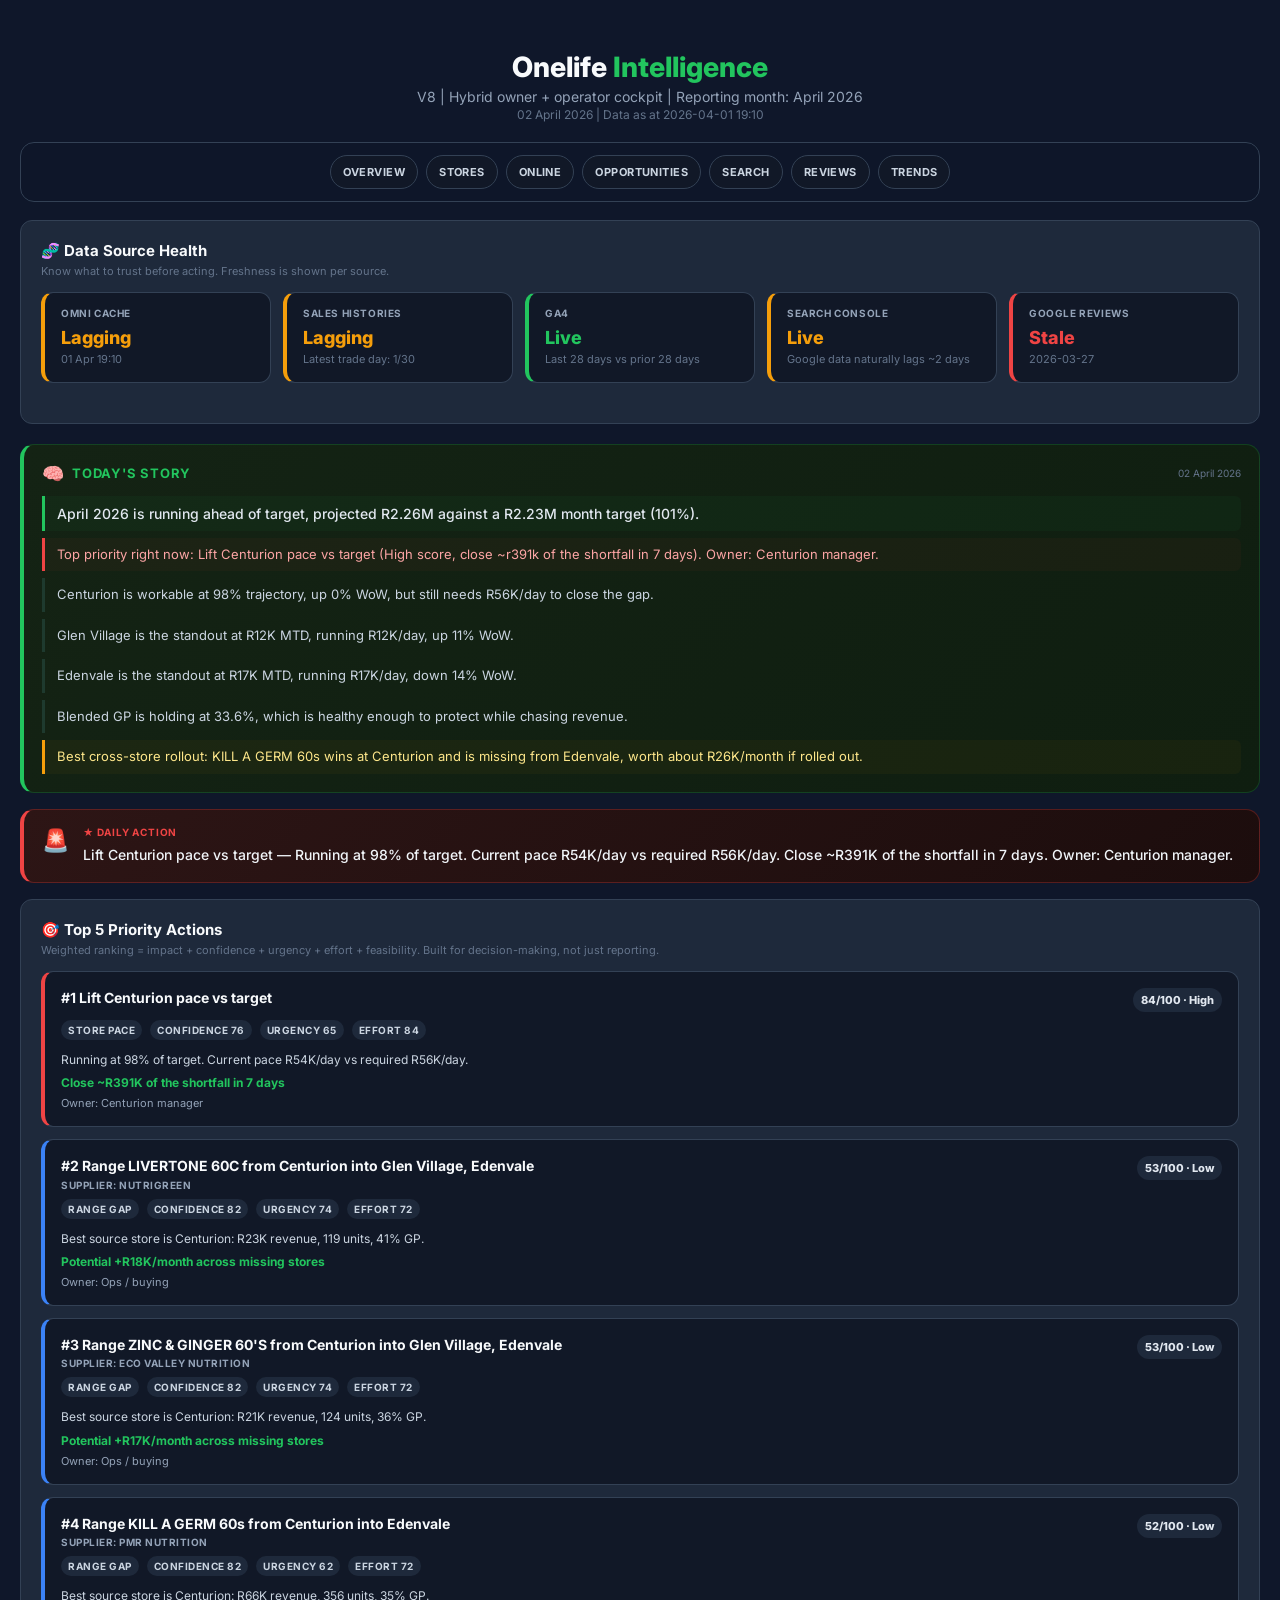
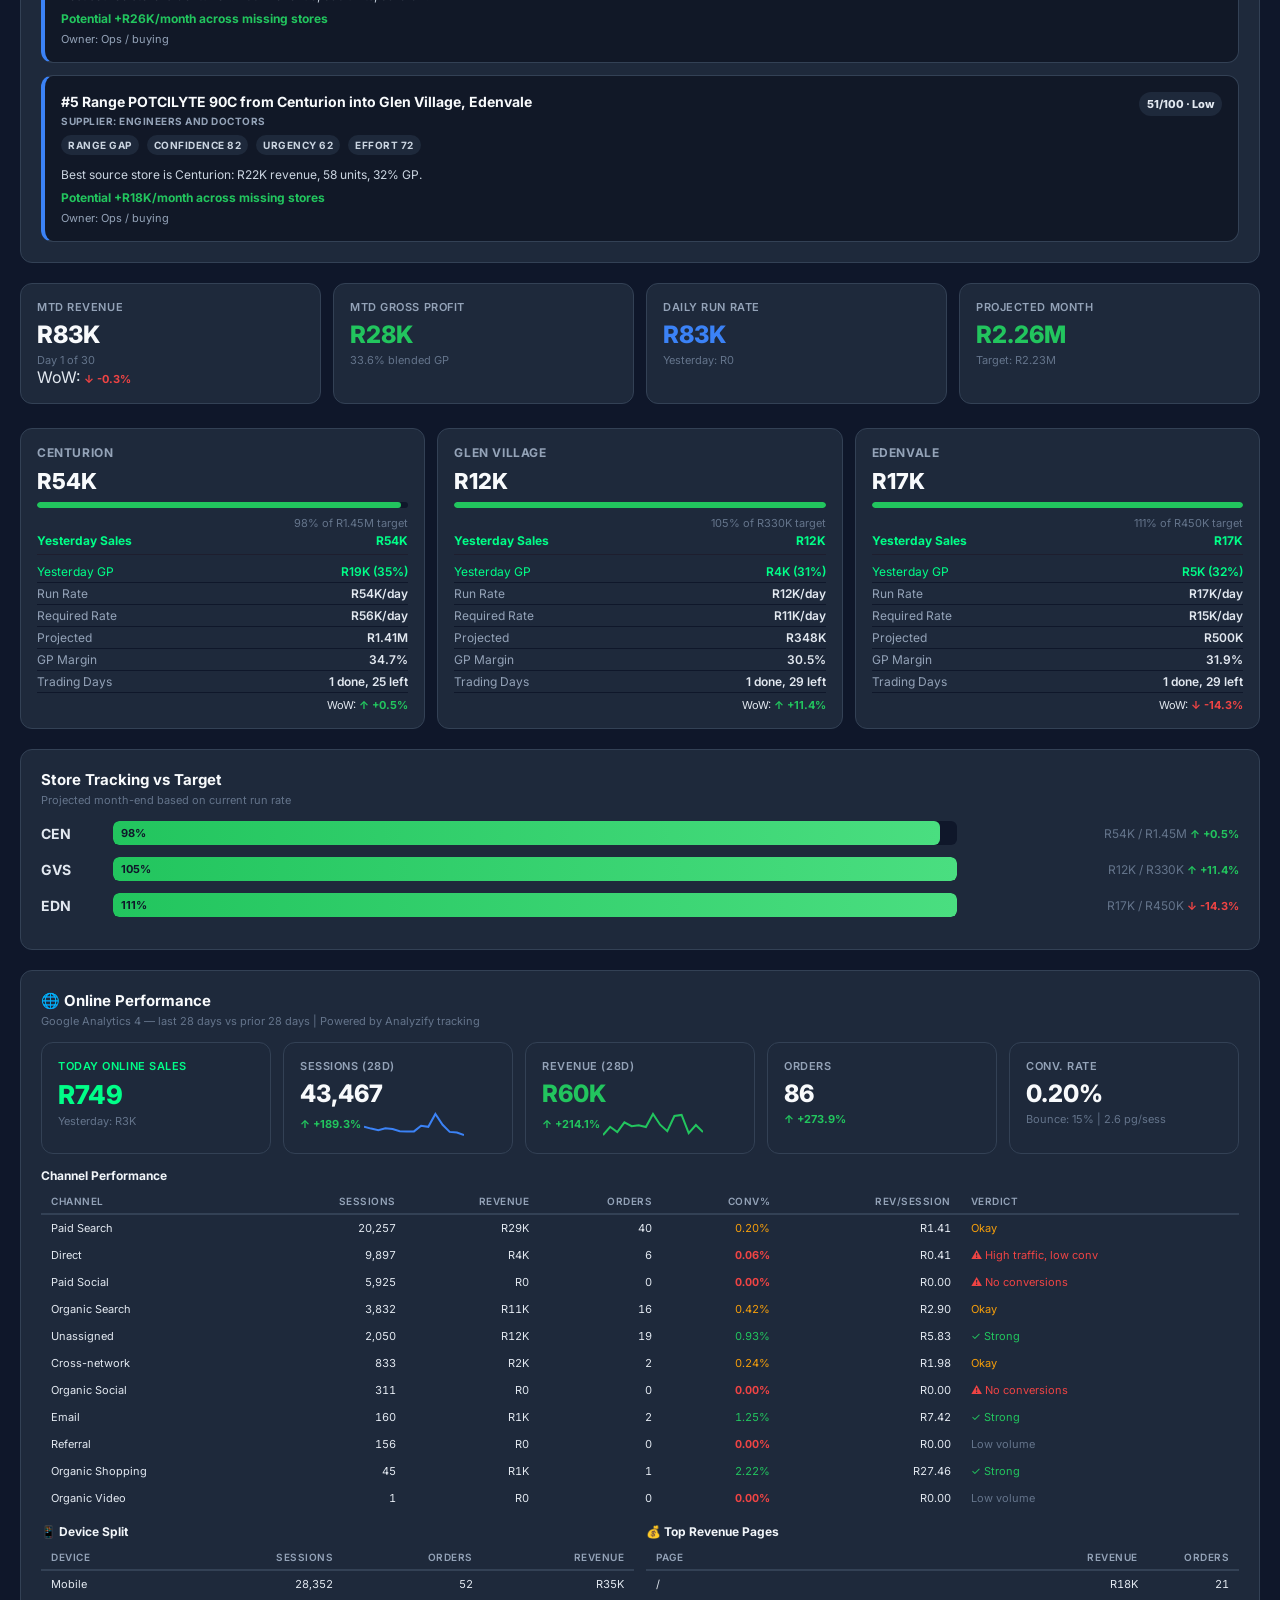
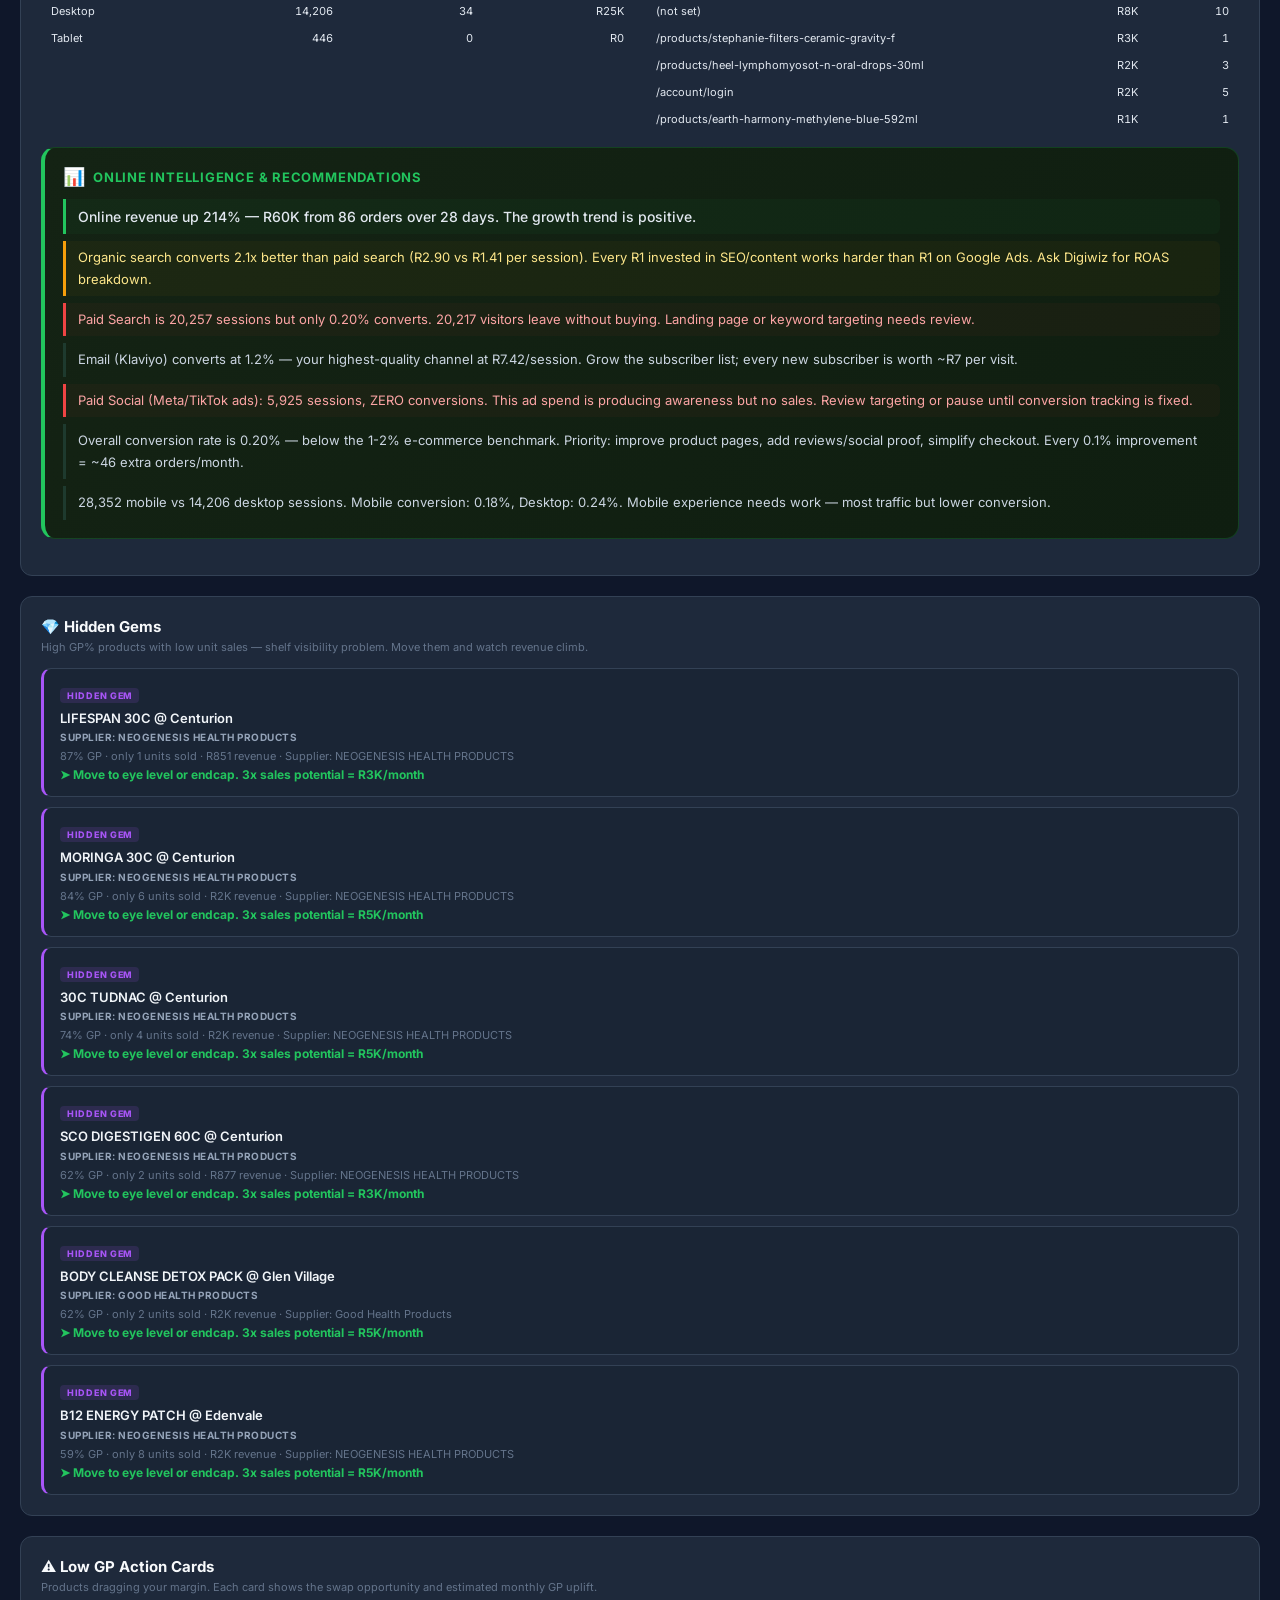
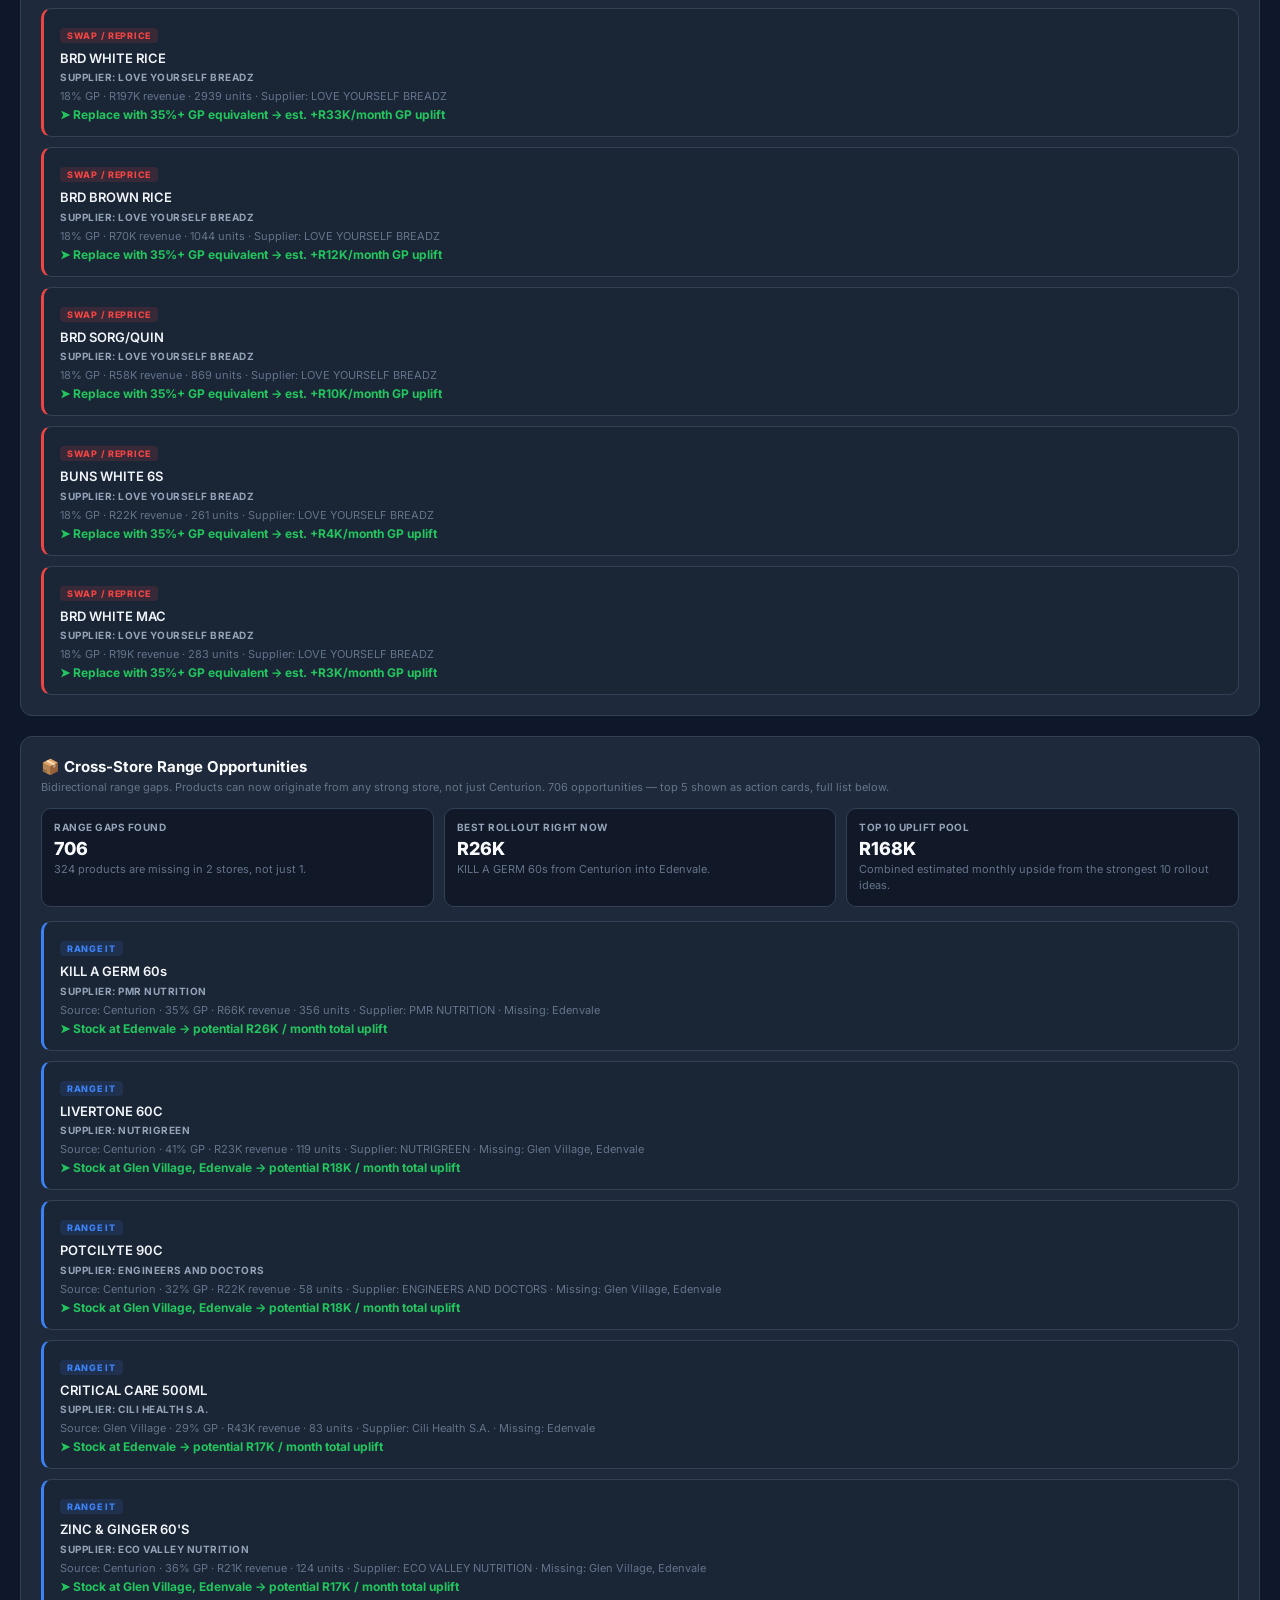
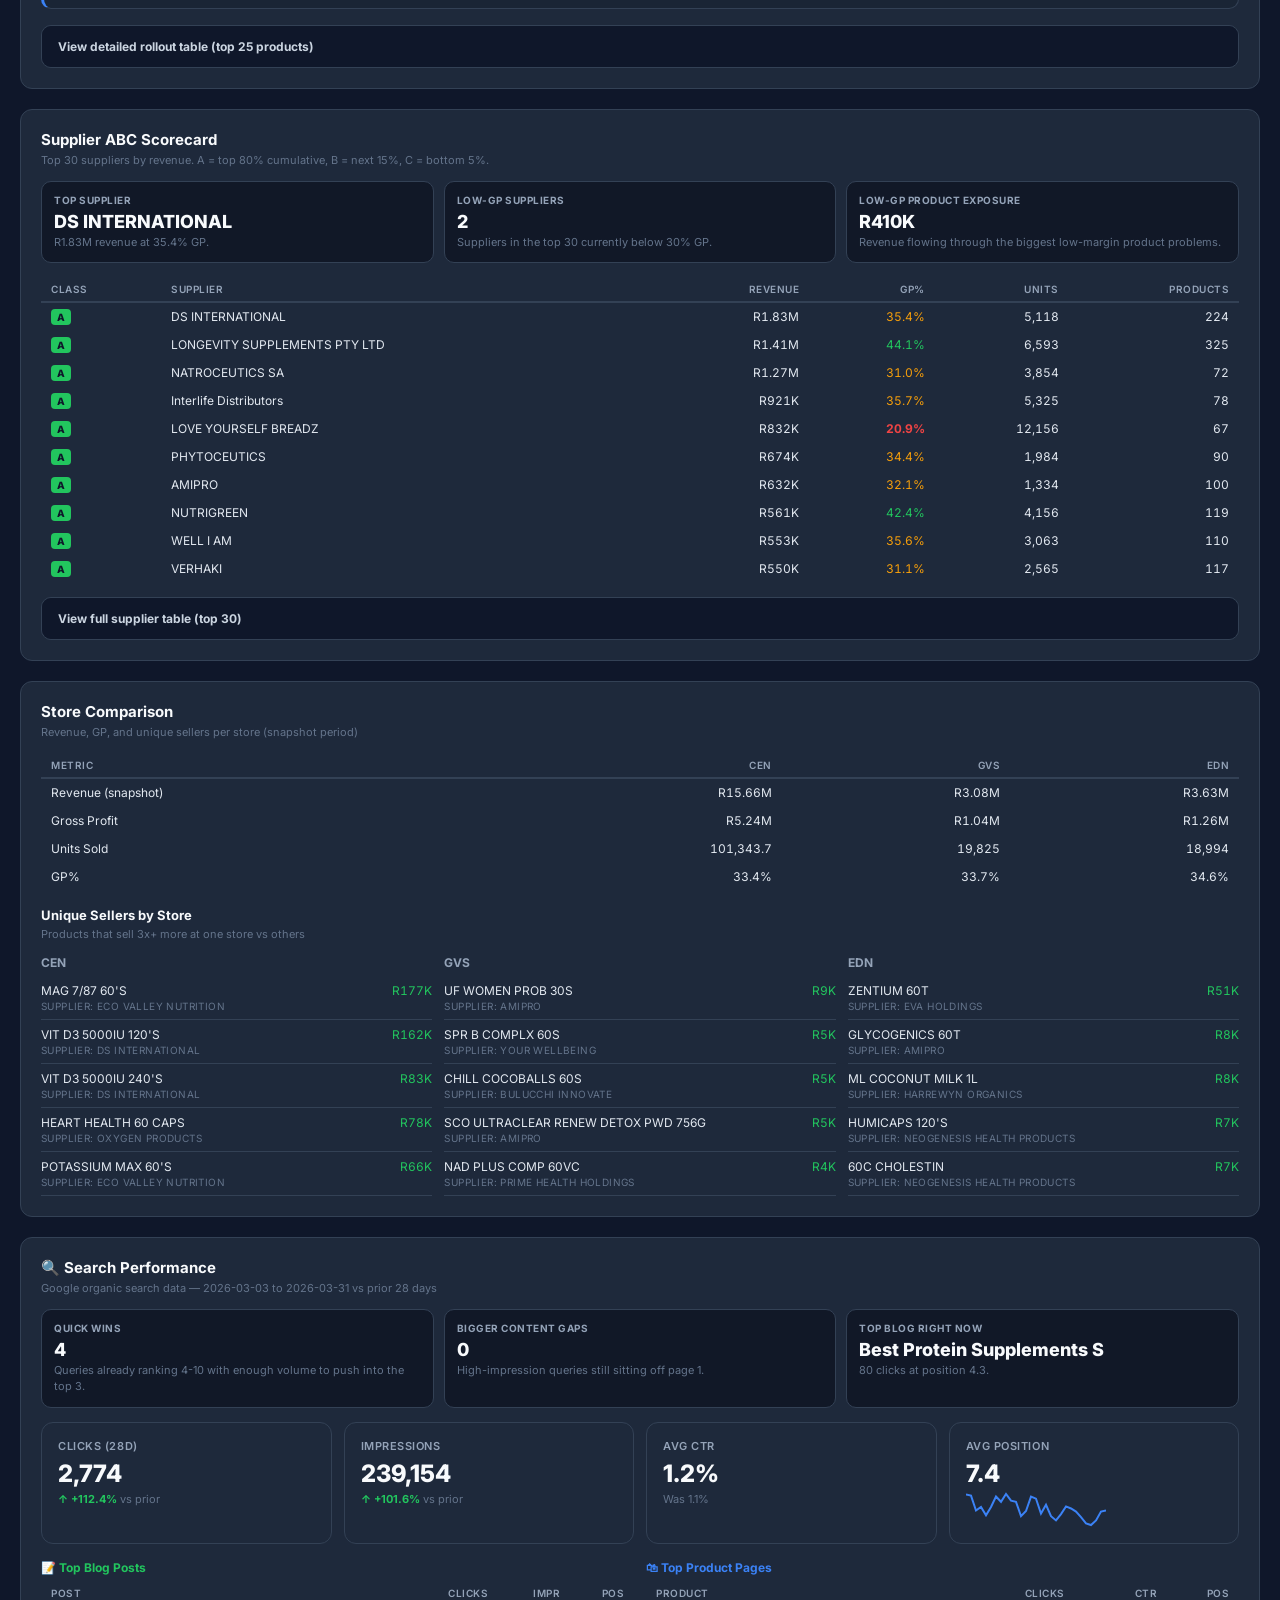
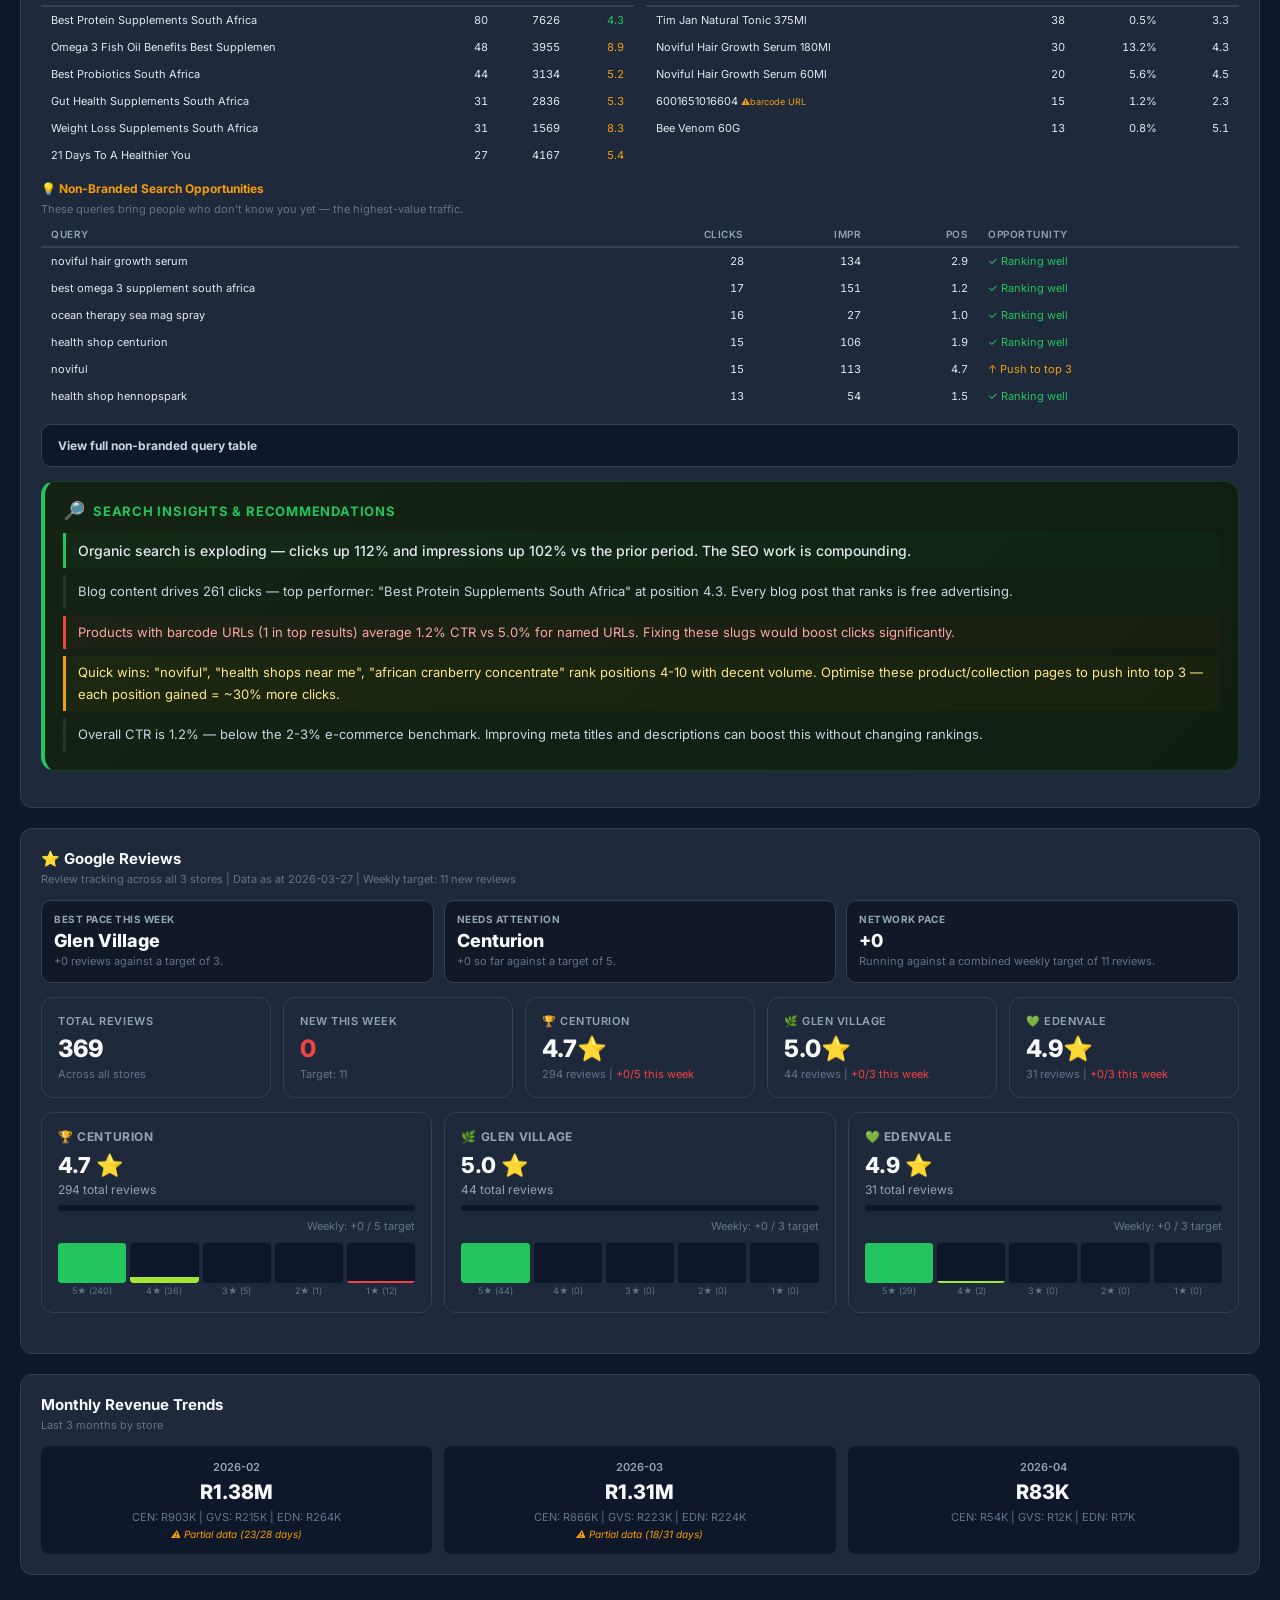
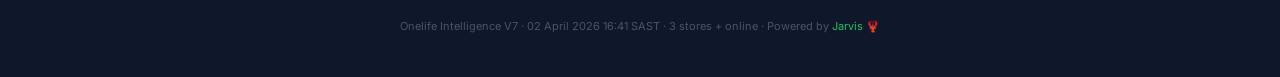
<file: backups/index-pre-v8-live-2026-04-02-2207.html>
<!DOCTYPE html>
<html lang="en"><head>
<meta charset="UTF-8"><meta name="viewport" content="width=device-width, initial-scale=1.0">
<title>Onelife Intelligence | V8 Live</title>
<link href="https://fonts.googleapis.com/css2?family=Inter:wght@400;500;600;700;800&display=swap" rel="stylesheet">
<style>

*{margin:0;padding:0;box-sizing:border-box}
html{scroll-behavior:smooth}
body{font-family:'Inter',sans-serif;background:#0f172a;color:#e2e8f0;min-height:100vh}
.container{max-width:1400px;margin:0 auto;padding:20px}
header{text-align:center;padding:30px 0 20px}
header h1{font-size:28px;font-weight:800;color:#f8fafc}
header h1 span{color:#22c55e}
header .sub{color:#94a3b8;font-size:14px;margin-top:4px}
header .date{color:#64748b;font-size:12px;margin-top:2px}

.topnav{position:sticky;top:0;z-index:30;display:flex;flex-wrap:wrap;gap:8px;justify-content:center;padding:12px;margin:0 0 18px;background:rgba(15,23,42,.92);backdrop-filter:blur(10px);border:1px solid #334155;border-radius:14px}
.jump-btn{display:inline-flex;align-items:center;gap:6px;padding:9px 12px;border-radius:999px;background:#111827;border:1px solid #334155;color:#cbd5e1;text-decoration:none;font-size:11px;font-weight:700;text-transform:uppercase;letter-spacing:.04em}
.jump-btn:hover{background:#1e293b;border-color:#22c55e;color:#f8fafc}
.section-anchor{scroll-margin-top:88px}

.mini-strip{display:grid;grid-template-columns:repeat(auto-fit,minmax(160px,1fr));gap:10px;margin-bottom:14px}
.mini-card{background:#111827;border:1px solid #334155;border-radius:10px;padding:12px}
.mini-card .k{color:#94a3b8;font-size:10px;font-weight:700;text-transform:uppercase;letter-spacing:.05em;margin-bottom:5px}
.mini-card .v{color:#f8fafc;font-size:18px;font-weight:800}
.mini-card .n{color:#64748b;font-size:11px;line-height:1.45;margin-top:3px}

.collapse{margin-top:14px;border:1px solid #334155;border-radius:10px;background:#111827;overflow:hidden}
.collapse summary{cursor:pointer;list-style:none;padding:13px 16px;font-size:12px;font-weight:700;color:#cbd5e1;background:#0f172a}
.collapse summary::-webkit-details-marker{display:none}
.collapse[open] summary{border-bottom:1px solid #334155}
.collapse .collapse-body{padding:0 0 4px}

.kpi-strip{display:grid;grid-template-columns:repeat(auto-fit,minmax(160px,1fr));gap:12px;margin-bottom:24px}
.kpi{background:#1e293b;border:1px solid #334155;border-radius:12px;padding:16px}
.kpi .label{color:#94a3b8;font-size:11px;font-weight:600;text-transform:uppercase;letter-spacing:.05em}
.kpi .val{font-size:24px;font-weight:800;color:#f8fafc;margin:6px 0 4px}
.kpi .note{color:#64748b;font-size:11px}
.green{color:#22c55e!important} .red{color:#ef4444!important} .blue{color:#3b82f6!important} .yellow{color:#f59e0b!important} .grey{color:#94a3b8!important}

.card{background:#1e293b;border:1px solid #334155;border-radius:12px;padding:20px;margin-bottom:20px;overflow-x:auto}
.card h3{color:#f8fafc;font-size:15px;margin-bottom:4px}
.card .desc{color:#64748b;font-size:11px;margin-bottom:14px}

.narrative{background:linear-gradient(135deg,#1e293b,#1a2332);border:1px solid #334155;border-left:4px solid #22c55e;border-radius:12px;padding:20px;margin-bottom:20px}
.narrative h3{color:#22c55e;font-size:13px;margin-bottom:10px}
.narrative p{line-height:1.7;color:#cbd5e1;font-size:13px}

/* Store Detail Cards */
.store-grid{display:grid;grid-template-columns:repeat(3,1fr);gap:12px;margin-bottom:20px}
.store-card{background:#1e293b;border:1px solid #334155;border-radius:12px;padding:16px}
.store-card .sname{font-size:12px;font-weight:700;color:#94a3b8;text-transform:uppercase;letter-spacing:.05em;margin-bottom:8px}
.store-card .srev{font-size:22px;font-weight:800;color:#f8fafc;margin-bottom:4px}
.store-card .srow{display:flex;justify-content:space-between;font-size:12px;color:#94a3b8;padding:3px 0;border-bottom:1px solid #0f172a}
.store-card .srow .sv{color:#e2e8f0;font-weight:600}
.store-card .bar-mini{background:#0f172a;border-radius:4px;height:6px;margin:8px 0;overflow:hidden}
.store-card .bar-fill{height:100%;border-radius:4px}
.bar-fill.ok{background:#22c55e} .bar-fill.warn{background:#f59e0b} .bar-fill.bad{background:#ef4444}
.store-card .spct{font-size:11px;color:#64748b;text-align:right}
.store-card .highlight{color:#22c55e;font-weight:700}
.store-card .alert{color:#ef4444;font-weight:700}

.progress-row{display:flex;align-items:center;margin-bottom:12px}
.progress-row .sn{width:60px;font-weight:700;font-size:14px}
.progress-row .bar-wrap{flex:1;background:#0f172a;border-radius:6px;height:24px;margin:0 12px;overflow:hidden}
.progress-row .bar{height:100%;border-radius:6px;display:flex;align-items:center;padding-left:8px;font-size:11px;font-weight:700;color:#0f172a}
.bar.ok{background:linear-gradient(90deg,#22c55e,#4ade80)}
.bar.warn{background:linear-gradient(90deg,#f59e0b,#fbbf24)}
.bar.bad{background:linear-gradient(90deg,#ef4444,#f87171)}
.progress-row .spark{width:130px;text-align:center}
.progress-row .tgt{width:140px;text-align:right;color:#64748b;font-size:12px}

table{width:100%;border-collapse:collapse;font-size:12px}
th{text-align:left;color:#94a3b8;font-weight:600;font-size:10px;text-transform:uppercase;letter-spacing:.05em;padding:6px 10px;border-bottom:2px solid #334155}
td{padding:6px 10px;border-bottom:1px solid #1e293b22}
.card table tr:hover{background:#0f172a}
.num{text-align:right;font-variant-numeric:tabular-nums}
.miss{color:#ef4444;font-weight:600}
.gph{color:#22c55e} .gpm{color:#f59e0b} .gpl{color:#ef4444;font-weight:700}

.abc-a{background:#22c55e;color:#0f172a;padding:2px 6px;border-radius:4px;font-weight:800;font-size:10px}
.abc-b{background:#3b82f6;color:#f8fafc;padding:2px 6px;border-radius:4px;font-weight:800;font-size:10px}
.abc-c{background:#64748b;color:#f8fafc;padding:2px 6px;border-radius:4px;font-weight:800;font-size:10px}

.ugrid{display:grid;grid-template-columns:repeat(3,1fr);gap:12px}
.ustore h4{color:#94a3b8;font-size:12px;margin-bottom:6px}
.uitem{padding:7px 0;border-bottom:1px solid #334155;font-size:12px;display:flex;justify-content:space-between;gap:10px;align-items:flex-start}
.uitem-main{display:flex;flex-direction:column;gap:2px;min-width:0}
.uitem-name{color:#e2e8f0}
.uitem-supplier{color:#64748b;font-size:10px;text-transform:uppercase;letter-spacing:.04em}
.uitem .num{color:#22c55e;white-space:nowrap}
.dim{color:#475569}

.mgrid{display:grid;grid-template-columns:repeat(3,1fr);gap:12px;text-align:center}
.mcard{background:#0f172a;border-radius:8px;padding:14px}
.mcard .mo{color:#94a3b8;font-size:11px;font-weight:600}
.mcard .tot{font-size:20px;font-weight:800;color:#f8fafc;margin:6px 0}
.mcard .bd{font-size:11px;color:#64748b}
.mcard .incomplete{color:#f59e0b;font-size:10px;font-style:italic;margin-top:4px}

.data-warning{background:#1e293b;border:1px solid #f59e0b;border-radius:8px;padding:12px;margin-bottom:16px;font-size:12px;color:#fbbf24;display:flex;align-items:center;gap:8px}
.data-warning .icon{font-size:16px}

.source-strip{display:grid;grid-template-columns:repeat(auto-fit,minmax(170px,1fr));gap:12px;margin-bottom:20px}
.source-card{background:#111827;border:1px solid #334155;border-radius:12px;padding:14px 16px}
.source-card.good{border-left:4px solid #22c55e}.source-card.warn{border-left:4px solid #f59e0b}.source-card.bad{border-left:4px solid #ef4444}
.source-card .label{color:#94a3b8;font-size:10px;font-weight:700;text-transform:uppercase;letter-spacing:.06em;margin-bottom:8px}
.source-card .status{font-size:18px;font-weight:800;color:#f8fafc;margin-bottom:4px}
.source-card.good .status{color:#22c55e}.source-card.warn .status{color:#f59e0b}.source-card.bad .status{color:#ef4444}
.source-card .note{font-size:11px;color:#64748b;line-height:1.45}

/* Today's Story */
.story-card{background:linear-gradient(135deg,#142314,#0f1e10);border:1px solid #22c55e33;border-left:4px solid #22c55e;border-radius:14px;padding:18px;margin-bottom:16px}
.story-header{display:flex;align-items:center;gap:8px;margin-bottom:12px}
.story-title{color:#22c55e;font-size:13px;font-weight:700;text-transform:uppercase;letter-spacing:.06em}
.story-date{color:#64748b;font-size:10px;margin-left:auto}
.story-sentences{display:flex;flex-direction:column;gap:7px}
.story-sentence{color:#cbd5e1;font-size:13px;line-height:1.65;padding:6px 12px;border-left:3px solid #1e3a2e;border-radius:0 6px 6px 0}
.story-sentence.lead{color:#e2e8f0;font-size:14px;font-weight:500;border-left-color:#22c55e;background:#22c55e0a}
.story-sentence.alert-sentence{border-left-color:#ef4444;color:#fca5a5;background:#ef44440a}
.story-sentence.opp-sentence{border-left-color:#f59e0b;color:#fde68a;background:#f59e0b0a}

/* Daily Action */
.daily-action{border-radius:14px;padding:16px 18px;margin-bottom:16px;display:flex;align-items:flex-start;gap:14px}
.daily-action.urgent{background:linear-gradient(135deg,#2d1515,#1c0d0d);border:1px solid #ef444444;border-left:4px solid #ef4444}
.daily-action.opportunity{background:linear-gradient(135deg,#0e1e3a,#091525);border:1px solid #3b82f644;border-left:4px solid #3b82f6}
.daily-action.margin{background:linear-gradient(135deg,#1e1a0a,#150f05);border:1px solid #f59e0b44;border-left:4px solid #f59e0b}
.da-icon{font-size:22px;flex-shrink:0;margin-top:1px}
.da-label{font-size:10px;font-weight:700;text-transform:uppercase;letter-spacing:.08em;margin-bottom:5px}
.urgent .da-label{color:#ef4444}.opportunity .da-label{color:#3b82f6}.margin .da-label{color:#f59e0b}
.da-text{color:#f1f5f9;font-size:14px;line-height:1.65;font-weight:500}

/* Priority actions */
.priority-list{display:flex;flex-direction:column;gap:12px}
.priority-item{background:#111827;border:1px solid #334155;border-radius:12px;padding:16px}
.priority-item.urgent{border-left:4px solid #ef4444}.priority-item.opportunity{border-left:4px solid #3b82f6}.priority-item.margin{border-left:4px solid #f59e0b}
.priority-head{display:flex;justify-content:space-between;align-items:flex-start;gap:10px;margin-bottom:8px}
.priority-title{font-size:14px;font-weight:700;color:#f8fafc;line-height:1.4}
.priority-supplier{font-size:10px;color:#94a3b8;font-weight:700;text-transform:uppercase;letter-spacing:.05em;margin-top:3px}
.priority-score{font-size:11px;font-weight:800;padding:5px 8px;border-radius:999px;background:#1e293b;color:#e2e8f0;white-space:nowrap}
.priority-meta{display:flex;flex-wrap:wrap;gap:8px;margin:8px 0 10px}
.meta-pill{font-size:10px;font-weight:700;padding:4px 7px;border-radius:999px;background:#1e293b;color:#cbd5e1;text-transform:uppercase;letter-spacing:.05em}
.priority-summary{font-size:12px;color:#cbd5e1;line-height:1.6;margin-bottom:6px}
.priority-impact{font-size:12px;color:#22c55e;font-weight:700}
.priority-owner{font-size:11px;color:#94a3b8;margin-top:6px}

/* Action Cards (low GP / hidden gems) */
.action-cards{display:flex;flex-direction:column;gap:10px}
.action-card{border-radius:10px;padding:14px 16px;border:1px solid #334155;background:#1a2535}
.action-card.swap{border-left:3px solid #ef4444}
.action-card.gem{border-left:3px solid #a855f7}
.action-card.range{border-left:3px solid #3b82f6}
.ac-badge{display:inline-block;font-size:9px;font-weight:800;text-transform:uppercase;letter-spacing:.08em;padding:2px 7px;border-radius:4px;margin-bottom:6px}
.ac-badge.swap{background:#ef444422;color:#ef4444}.ac-badge.gem{background:#a855f722;color:#a855f7}.ac-badge.range{background:#3b82f622;color:#3b82f6}
.ac-title{color:#f1f5f9;font-size:13px;font-weight:600;line-height:1.5;margin-bottom:4px}
.ac-supplier{color:#94a3b8;font-size:10px;font-weight:700;text-transform:uppercase;letter-spacing:.05em;margin-top:-1px;margin-bottom:6px}
.ac-meta{color:#64748b;font-size:11px}
.ac-uplift{color:#22c55e;font-weight:700;font-size:12px;margin-top:4px}

/* WoW badge in store card */
.store-wow{text-align:right;margin-top:5px;font-size:11px}

footer{text-align:center;padding:24px 0;color:#475569;font-size:11px}
footer .lo{color:#22c55e}

@media(max-width:768px){
.kpi-strip{grid-template-columns:repeat(2,1fr)}
.ugrid,.mgrid,.store-grid{grid-template-columns:1fr}
.progress-row .spark{display:none}
div[style*="grid-template-columns:1fr 1fr"]{grid-template-columns:1fr!important}
}

</style></head><body><div class="container">
<header><h1>Onelife <span>Intelligence</span></h1>
<div class="sub">V8 | Hybrid owner + operator cockpit | Reporting month: April 2026</div>
<div class="date">02 April 2026 | Data as at 2026-04-01 19:10</div>
</header>
<div class="topnav">
<a class="jump-btn" href="#overview">Overview</a>
<a class="jump-btn" href="#stores">Stores</a>
<a class="jump-btn" href="#online">Online</a>
<a class="jump-btn" href="#opportunities">Opportunities</a>
<a class="jump-btn" href="#search">Search</a>
<a class="jump-btn" href="#reviews">Reviews</a>
<a class="jump-btn" href="#trends">Trends</a>
</div>
<div id="overview" class="section-anchor"></div>
<div class="card"><h3>&#x1f9ec; Data Source Health</h3><div class="desc">Know what to trust before acting. Freshness is shown per source.</div>
<div class="source-strip">
<div class="source-card warn">
<div class="label">Omni Cache</div>
<div class="status">Lagging</div>
<div class="note">01 Apr 19:10</div>
</div>
<div class="source-card warn">
<div class="label">Sales Histories</div>
<div class="status">Lagging</div>
<div class="note">Latest trade day: 1/30</div>
</div>
<div class="source-card good">
<div class="label">GA4</div>
<div class="status">Live</div>
<div class="note">Last 28 days vs prior 28 days</div>
</div>
<div class="source-card warn">
<div class="label">Search Console</div>
<div class="status">Live</div>
<div class="note">Google data naturally lags ~2 days</div>
</div>
<div class="source-card bad">
<div class="label">Google Reviews</div>
<div class="status">Stale</div>
<div class="note">2026-03-27</div>
</div>
</div></div>
<div class="story-card">
<div class="story-header"><span style="font-size:18px">&#x1f9e0;</span><span class="story-title">Today's Story</span><span class="story-date">02 April 2026</span></div>
<div class="story-sentences">
<div class="story-sentence lead">April 2026 is running ahead of target, projected R2.26M against a R2.23M month target (101%).</div>
<div class="story-sentence alert-sentence">Top priority right now: Lift Centurion pace vs target (High score, close ~r391k of the shortfall in 7 days). Owner: Centurion manager.</div>
<div class="story-sentence">Centurion is workable at 98% trajectory, up 0% WoW, but still needs R56K/day to close the gap.</div>
<div class="story-sentence">Glen Village is the standout at R12K MTD, running R12K/day, up 11% WoW.</div>
<div class="story-sentence">Edenvale is the standout at R17K MTD, running R17K/day, down 14% WoW.</div>
<div class="story-sentence">Blended GP is holding at 33.6%, which is healthy enough to protect while chasing revenue.</div>
<div class="story-sentence opp-sentence">Best cross-store rollout: KILL A GERM 60s wins at Centurion and is missing from Edenvale, worth about R26K/month if rolled out.</div>
</div></div>
<div class="daily-action urgent">
<div class="da-icon">&#x1f6a8;</div>
<div class="da-body">
<div class="da-label">&#x2605; Daily Action</div>
<div class="da-text">Lift Centurion pace vs target — Running at 98% of target. Current pace R54K/day vs required R56K/day. Close ~R391K of the shortfall in 7 days. Owner: Centurion manager.</div>
</div></div>
<div class="card"><h3>&#x1f3af; Top 5 Priority Actions</h3><div class="desc">Weighted ranking = impact + confidence + urgency + effort + feasibility. Built for decision-making, not just reporting.</div>
<div class="priority-list">
<div class="priority-item urgent">
<div class="priority-head">
<div>
<div class="priority-title">#1 Lift Centurion pace vs target</div>
</div>
<div class="priority-score">84/100 · High</div>
</div>
<div class="priority-meta">
<span class="meta-pill">Store pace</span>
<span class="meta-pill">Confidence 76</span>
<span class="meta-pill">Urgency 65</span>
<span class="meta-pill">Effort 84</span>
</div>
<div class="priority-summary">Running at 98% of target. Current pace R54K/day vs required R56K/day.</div>
<div class="priority-impact">Close ~R391K of the shortfall in 7 days</div>
<div class="priority-owner">Owner: Centurion manager</div>
</div>
<div class="priority-item opportunity">
<div class="priority-head">
<div>
<div class="priority-title">#2 Range LIVERTONE 60C from Centurion into Glen Village, Edenvale</div>
<div class="priority-supplier">Supplier: NUTRIGREEN</div>
</div>
<div class="priority-score">53/100 · Low</div>
</div>
<div class="priority-meta">
<span class="meta-pill">Range gap</span>
<span class="meta-pill">Confidence 82</span>
<span class="meta-pill">Urgency 74</span>
<span class="meta-pill">Effort 72</span>
</div>
<div class="priority-summary">Best source store is Centurion: R23K revenue, 119 units, 41% GP.</div>
<div class="priority-impact">Potential +R18K/month across missing stores</div>
<div class="priority-owner">Owner: Ops / buying</div>
</div>
<div class="priority-item opportunity">
<div class="priority-head">
<div>
<div class="priority-title">#3 Range ZINC &amp; GINGER 60'S from Centurion into Glen Village, Edenvale</div>
<div class="priority-supplier">Supplier: ECO VALLEY NUTRITION</div>
</div>
<div class="priority-score">53/100 · Low</div>
</div>
<div class="priority-meta">
<span class="meta-pill">Range gap</span>
<span class="meta-pill">Confidence 82</span>
<span class="meta-pill">Urgency 74</span>
<span class="meta-pill">Effort 72</span>
</div>
<div class="priority-summary">Best source store is Centurion: R21K revenue, 124 units, 36% GP.</div>
<div class="priority-impact">Potential +R17K/month across missing stores</div>
<div class="priority-owner">Owner: Ops / buying</div>
</div>
<div class="priority-item opportunity">
<div class="priority-head">
<div>
<div class="priority-title">#4 Range KILL A GERM 60s from Centurion into Edenvale</div>
<div class="priority-supplier">Supplier: PMR NUTRITION</div>
</div>
<div class="priority-score">52/100 · Low</div>
</div>
<div class="priority-meta">
<span class="meta-pill">Range gap</span>
<span class="meta-pill">Confidence 82</span>
<span class="meta-pill">Urgency 62</span>
<span class="meta-pill">Effort 72</span>
</div>
<div class="priority-summary">Best source store is Centurion: R66K revenue, 356 units, 35% GP.</div>
<div class="priority-impact">Potential +R26K/month across missing stores</div>
<div class="priority-owner">Owner: Ops / buying</div>
</div>
<div class="priority-item opportunity">
<div class="priority-head">
<div>
<div class="priority-title">#5 Range POTCILYTE 90C from Centurion into Glen Village, Edenvale</div>
<div class="priority-supplier">Supplier: ENGINEERS AND DOCTORS</div>
</div>
<div class="priority-score">51/100 · Low</div>
</div>
<div class="priority-meta">
<span class="meta-pill">Range gap</span>
<span class="meta-pill">Confidence 82</span>
<span class="meta-pill">Urgency 62</span>
<span class="meta-pill">Effort 72</span>
</div>
<div class="priority-summary">Best source store is Centurion: R22K revenue, 58 units, 32% GP.</div>
<div class="priority-impact">Potential +R18K/month across missing stores</div>
<div class="priority-owner">Owner: Ops / buying</div>
</div>
</div>
</div>
<div id="stores" class="section-anchor"></div>
<div class="kpi-strip">
<div class="kpi"><div class="label">MTD Revenue</div><div class="val">R83K</div><div class="note">Day 1 of 30</div><div class="wow">WoW: <span style="color:#ef4444;font-size:11px;font-weight:700">↓&nbsp;-0.3%</span></div></div>
<div class="kpi"><div class="label">MTD Gross Profit</div><div class="val green">R28K</div><div class="note">33.6% blended GP</div></div>
<div class="kpi"><div class="label">Daily Run Rate</div><div class="val blue">R83K</div><div class="note">Yesterday: R0</div></div>
<div class="kpi"><div class="label">Projected Month</div><div class="val green">R2.26M</div><div class="note">Target: R2.23M</div></div>
</div>
<div class="store-grid">
<div class="store-card">
<div class="sname">Centurion</div>
<div class="srev">R54K</div>
<div class="bar-mini"><div class="bar-fill ok" style="width:98%"></div></div>
<div class="spct">98% of R1.45M target</div>
<div class="srow" style="border-bottom:1px solid #1e1e2e;padding-bottom:6px;margin-bottom:6px"><span style="color:#00ff88;font-weight:700">Yesterday Sales</span><span class="sv" style="color:#00ff88;font-weight:700">R54K</span></div>
<div class="srow"><span style="color:#00ff88">Yesterday GP</span><span class="sv" style="color:#00ff88">R19K (35%)</span></div>
<div class="srow"><span>Run Rate</span><span class="sv">R54K/day</span></div>
<div class="srow"><span>Required Rate</span><span class="sv highlight">R56K/day</span></div>
<div class="srow"><span>Projected</span><span class="sv">R1.41M</span></div>
<div class="srow"><span>GP Margin</span><span class="sv">34.7%</span></div>
<div class="srow"><span>Trading Days</span><span class="sv">1 done, 25 left</span></div>
<div class="store-wow">WoW: <span style="color:#22c55e;font-size:11px;font-weight:700">↑&nbsp;+0.5%</span></div>
</div>
<div class="store-card">
<div class="sname">Glen Village</div>
<div class="srev">R12K</div>
<div class="bar-mini"><div class="bar-fill ok" style="width:100%"></div></div>
<div class="spct">105% of R330K target</div>
<div class="srow" style="border-bottom:1px solid #1e1e2e;padding-bottom:6px;margin-bottom:6px"><span style="color:#00ff88;font-weight:700">Yesterday Sales</span><span class="sv" style="color:#00ff88;font-weight:700">R12K</span></div>
<div class="srow"><span style="color:#00ff88">Yesterday GP</span><span class="sv" style="color:#00ff88">R4K (31%)</span></div>
<div class="srow"><span>Run Rate</span><span class="sv">R12K/day</span></div>
<div class="srow"><span>Required Rate</span><span class="sv highlight">R11K/day</span></div>
<div class="srow"><span>Projected</span><span class="sv">R348K</span></div>
<div class="srow"><span>GP Margin</span><span class="sv">30.5%</span></div>
<div class="srow"><span>Trading Days</span><span class="sv">1 done, 29 left</span></div>
<div class="store-wow">WoW: <span style="color:#22c55e;font-size:11px;font-weight:700">↑&nbsp;+11.4%</span></div>
</div>
<div class="store-card">
<div class="sname">Edenvale</div>
<div class="srev">R17K</div>
<div class="bar-mini"><div class="bar-fill ok" style="width:100%"></div></div>
<div class="spct">111% of R450K target</div>
<div class="srow" style="border-bottom:1px solid #1e1e2e;padding-bottom:6px;margin-bottom:6px"><span style="color:#00ff88;font-weight:700">Yesterday Sales</span><span class="sv" style="color:#00ff88;font-weight:700">R17K</span></div>
<div class="srow"><span style="color:#00ff88">Yesterday GP</span><span class="sv" style="color:#00ff88">R5K (32%)</span></div>
<div class="srow"><span>Run Rate</span><span class="sv">R17K/day</span></div>
<div class="srow"><span>Required Rate</span><span class="sv highlight">R15K/day</span></div>
<div class="srow"><span>Projected</span><span class="sv">R500K</span></div>
<div class="srow"><span>GP Margin</span><span class="sv">31.9%</span></div>
<div class="srow"><span>Trading Days</span><span class="sv">1 done, 29 left</span></div>
<div class="store-wow">WoW: <span style="color:#ef4444;font-size:11px;font-weight:700">↓&nbsp;-14.3%</span></div>
</div>
</div>
<div class="card"><h3>Store Tracking vs Target</h3><div class="desc">Projected month-end based on current run rate</div>
<div class="progress-row"><div class="sn">CEN</div>
<div class="bar-wrap"><div class="bar ok" style="width:98%">98%</div></div>
<div class="spark"></div>
<div class="tgt">R54K / R1.45M <span style="color:#22c55e;font-size:11px;font-weight:700">↑&nbsp;+0.5%</span></div></div>
<div class="progress-row"><div class="sn">GVS</div>
<div class="bar-wrap"><div class="bar ok" style="width:100%">105%</div></div>
<div class="spark"></div>
<div class="tgt">R12K / R330K <span style="color:#22c55e;font-size:11px;font-weight:700">↑&nbsp;+11.4%</span></div></div>
<div class="progress-row"><div class="sn">EDN</div>
<div class="bar-wrap"><div class="bar ok" style="width:100%">111%</div></div>
<div class="spark"></div>
<div class="tgt">R17K / R450K <span style="color:#ef4444;font-size:11px;font-weight:700">↓&nbsp;-14.3%</span></div></div>
</div>
<div id="online" class="section-anchor"></div>
<div class="card"><h3>&#x1f310; Online Performance</h3>
<div class="desc">Google Analytics 4 — last 28 days vs prior 28 days | Powered by Analyzify tracking</div>
<div class="kpi-strip" style="margin-bottom:14px">
<div class="kpi"><div class="label" style="color:#00ff88">Today Online Sales</div><div class="val" style="color:#00ff88;font-size:26px">R749</div><div class="note">Yesterday: R3K</div></div>
<div class="kpi"><div class="label">Sessions (28d)</div><div class="val">43,467</div><div class="note"><span style="color:#22c55e;font-size:11px;font-weight:700">↑&nbsp;+189.3%</span> <svg width="100" height="25" style="vertical-align:middle"><polyline points="0.0,14.7 7.1,16.6 14.3,18.2 21.4,16.2 28.6,17.1 35.7,19.2 42.9,19.5 50.0,19.4 57.1,13.8 64.3,14.8 71.4,2.0 78.6,12.8 85.7,19.9 92.9,20.5 100.0,23.0" fill="none" stroke="#3b82f6" stroke-width="2"/></svg></div></div>
<div class="kpi"><div class="label">Revenue (28d)</div><div class="val green">R60K</div><div class="note"><span style="color:#22c55e;font-size:11px;font-weight:700">↑&nbsp;+214.1%</span> <svg width="100" height="25" style="vertical-align:middle"><polyline points="0.0,23.0 7.1,14.8 14.3,20.1 21.4,10.3 28.6,14.2 35.7,13.3 42.9,15.0 50.0,2.0 57.1,12.7 64.3,19.2 71.4,4.0 78.6,2.9 85.7,21.2 92.9,13.0 100.0,20.1" fill="none" stroke="#22c55e" stroke-width="2"/></svg></div></div>
<div class="kpi"><div class="label">Orders</div><div class="val">86</div><div class="note"><span style="color:#22c55e;font-size:11px;font-weight:700">↑&nbsp;+273.9%</span></div></div>
<div class="kpi"><div class="label">Conv. Rate</div><div class="val">0.20%</div><div class="note">Bounce: 15% | 2.6 pg/sess</div></div>
</div>
<h4 style="color:#f1f5f9;font-size:12px;margin-bottom:6px">Channel Performance</h4>
<table style="font-size:11px"><thead><tr><th>Channel</th><th class="num">Sessions</th><th class="num">Revenue</th><th class="num">Orders</th><th class="num">Conv%</th><th class="num">Rev/Session</th><th>Verdict</th></tr></thead><tbody>
<tr><td>Paid Search</td><td class="num">20,257</td><td class="num">R29K</td><td class="num">40</td><td class="num gpm">0.20%</td><td class="num">R1.41</td><td><span style="color:#f59e0b">Okay</span></td></tr>
<tr><td>Direct</td><td class="num">9,897</td><td class="num">R4K</td><td class="num">6</td><td class="num gpl">0.06%</td><td class="num">R0.41</td><td><span style="color:#ef4444">&#x26a0; High traffic, low conv</span></td></tr>
<tr><td>Paid Social</td><td class="num">5,925</td><td class="num">R0</td><td class="num">0</td><td class="num gpl">0.00%</td><td class="num">R0.00</td><td><span style="color:#ef4444">&#x26a0; No conversions</span></td></tr>
<tr><td>Organic Search</td><td class="num">3,832</td><td class="num">R11K</td><td class="num">16</td><td class="num gpm">0.42%</td><td class="num">R2.90</td><td><span style="color:#f59e0b">Okay</span></td></tr>
<tr><td>Unassigned</td><td class="num">2,050</td><td class="num">R12K</td><td class="num">19</td><td class="num gph">0.93%</td><td class="num">R5.83</td><td><span style="color:#22c55e">&#x2713; Strong</span></td></tr>
<tr><td>Cross-network</td><td class="num">833</td><td class="num">R2K</td><td class="num">2</td><td class="num gpm">0.24%</td><td class="num">R1.98</td><td><span style="color:#f59e0b">Okay</span></td></tr>
<tr><td>Organic Social</td><td class="num">311</td><td class="num">R0</td><td class="num">0</td><td class="num gpl">0.00%</td><td class="num">R0.00</td><td><span style="color:#ef4444">&#x26a0; No conversions</span></td></tr>
<tr><td>Email</td><td class="num">160</td><td class="num">R1K</td><td class="num">2</td><td class="num gph">1.25%</td><td class="num">R7.42</td><td><span style="color:#22c55e">&#x2713; Strong</span></td></tr>
<tr><td>Referral</td><td class="num">156</td><td class="num">R0</td><td class="num">0</td><td class="num gpl">0.00%</td><td class="num">R0.00</td><td><span style="color:#64748b">Low volume</span></td></tr>
<tr><td>Organic Shopping</td><td class="num">45</td><td class="num">R1K</td><td class="num">1</td><td class="num gph">2.22%</td><td class="num">R27.46</td><td><span style="color:#22c55e">&#x2713; Strong</span></td></tr>
<tr><td>Organic Video</td><td class="num">1</td><td class="num">R0</td><td class="num">0</td><td class="num gpl">0.00%</td><td class="num">R0.00</td><td><span style="color:#64748b">Low volume</span></td></tr>
</tbody></table>
<div style="display:grid;grid-template-columns:1fr 1fr;gap:12px;margin-top:12px">
<div>
<h4 style="color:#f1f5f9;font-size:12px;margin-bottom:6px">&#x1f4f1; Device Split</h4>
<table style="font-size:11px"><thead><tr><th>Device</th><th class="num">Sessions</th><th class="num">Orders</th><th class="num">Revenue</th></tr></thead><tbody>
<tr><td>Mobile</td><td class="num">28,352</td><td class="num">52</td><td class="num">R35K</td></tr>
<tr><td>Desktop</td><td class="num">14,206</td><td class="num">34</td><td class="num">R25K</td></tr>
<tr><td>Tablet</td><td class="num">446</td><td class="num">0</td><td class="num">R0</td></tr>
</tbody></table></div>
<div>
<h4 style="color:#f1f5f9;font-size:12px;margin-bottom:6px">&#x1f4b0; Top Revenue Pages</h4>
<table style="font-size:11px"><thead><tr><th>Page</th><th class="num">Revenue</th><th class="num">Orders</th></tr></thead><tbody>
<tr><td>/</td><td class="num">R18K</td><td class="num">21</td></tr>
<tr><td>(not set)</td><td class="num">R8K</td><td class="num">10</td></tr>
<tr><td>/products/stephanie-filters-ceramic-gravity-f</td><td class="num">R3K</td><td class="num">1</td></tr>
<tr><td>/products/heel-lymphomyosot-n-oral-drops-30ml</td><td class="num">R2K</td><td class="num">3</td></tr>
<tr><td>/account/login</td><td class="num">R2K</td><td class="num">5</td></tr>
<tr><td>/products/earth-harmony-methylene-blue-592ml</td><td class="num">R1K</td><td class="num">1</td></tr>
</tbody></table></div>
</div>
<div class="story-card" style="margin-top:14px">
<div class="story-header"><span style="font-size:18px">&#x1f4ca;</span><span class="story-title">Online Intelligence &amp; Recommendations</span></div>
<div class="story-sentences">
<div class="story-sentence lead">Online revenue up 214% — R60K from 86 orders over 28 days. The growth trend is positive.</div>
<div class="story-sentence opp-sentence">Organic search converts 2.1x better than paid search (R2.90 vs R1.41 per session). Every R1 invested in SEO/content works harder than R1 on Google Ads. Ask Digiwiz for ROAS breakdown.</div>
<div class="story-sentence alert-sentence">Paid Search is 20,257 sessions but only 0.20% converts. 20,217 visitors leave without buying. Landing page or keyword targeting needs review.</div>
<div class="story-sentence">Email (Klaviyo) converts at 1.2% — your highest-quality channel at R7.42/session. Grow the subscriber list; every new subscriber is worth ~R7 per visit.</div>
<div class="story-sentence alert-sentence">Paid Social (Meta/TikTok ads): 5,925 sessions, ZERO conversions. This ad spend is producing awareness but no sales. Review targeting or pause until conversion tracking is fixed.</div>
<div class="story-sentence">Overall conversion rate is 0.20% — below the 1-2% e-commerce benchmark. Priority: improve product pages, add reviews/social proof, simplify checkout. Every 0.1% improvement = ~46 extra orders/month.</div>
<div class="story-sentence">28,352 mobile vs 14,206 desktop sessions. Mobile conversion: 0.18%, Desktop: 0.24%. Mobile experience needs work — most traffic but lower conversion.</div>
</div></div>
</div>
<div id="opportunities" class="section-anchor"></div>
<div class="card"><h3>&#x1f48e; Hidden Gems</h3>
<div class="desc">High GP% products with low unit sales — shelf visibility problem. Move them and watch revenue climb.</div>
<div class="action-cards">
<div class="action-card gem">
<span class="ac-badge gem">Hidden Gem</span>
<div class="ac-title">LIFESPAN 30C @ Centurion</div>
<div class="ac-supplier">Supplier: NEOGENESIS HEALTH PRODUCTS</div>
<div class="ac-meta">87% GP &middot; only 1 units sold &middot; R851 revenue &middot; Supplier: NEOGENESIS HEALTH PRODUCTS</div>
<div class="ac-uplift">&#x27a4; Move to eye level or endcap. 3x sales potential = R3K/month</div>
</div>
<div class="action-card gem">
<span class="ac-badge gem">Hidden Gem</span>
<div class="ac-title">MORINGA 30C @ Centurion</div>
<div class="ac-supplier">Supplier: NEOGENESIS HEALTH PRODUCTS</div>
<div class="ac-meta">84% GP &middot; only 6 units sold &middot; R2K revenue &middot; Supplier: NEOGENESIS HEALTH PRODUCTS</div>
<div class="ac-uplift">&#x27a4; Move to eye level or endcap. 3x sales potential = R5K/month</div>
</div>
<div class="action-card gem">
<span class="ac-badge gem">Hidden Gem</span>
<div class="ac-title">30C TUDNAC @ Centurion</div>
<div class="ac-supplier">Supplier: NEOGENESIS HEALTH PRODUCTS</div>
<div class="ac-meta">74% GP &middot; only 4 units sold &middot; R2K revenue &middot; Supplier: NEOGENESIS HEALTH PRODUCTS</div>
<div class="ac-uplift">&#x27a4; Move to eye level or endcap. 3x sales potential = R5K/month</div>
</div>
<div class="action-card gem">
<span class="ac-badge gem">Hidden Gem</span>
<div class="ac-title">SCO DIGESTIGEN 60C @ Centurion</div>
<div class="ac-supplier">Supplier: NEOGENESIS HEALTH PRODUCTS</div>
<div class="ac-meta">62% GP &middot; only 2 units sold &middot; R877 revenue &middot; Supplier: NEOGENESIS HEALTH PRODUCTS</div>
<div class="ac-uplift">&#x27a4; Move to eye level or endcap. 3x sales potential = R3K/month</div>
</div>
<div class="action-card gem">
<span class="ac-badge gem">Hidden Gem</span>
<div class="ac-title">BODY CLEANSE DETOX PACK @ Glen Village</div>
<div class="ac-supplier">Supplier: Good Health Products</div>
<div class="ac-meta">62% GP &middot; only 2 units sold &middot; R2K revenue &middot; Supplier: Good Health Products</div>
<div class="ac-uplift">&#x27a4; Move to eye level or endcap. 3x sales potential = R5K/month</div>
</div>
<div class="action-card gem">
<span class="ac-badge gem">Hidden Gem</span>
<div class="ac-title">B12 ENERGY PATCH @ Edenvale</div>
<div class="ac-supplier">Supplier: NEOGENESIS HEALTH PRODUCTS</div>
<div class="ac-meta">59% GP &middot; only 8 units sold &middot; R2K revenue &middot; Supplier: NEOGENESIS HEALTH PRODUCTS</div>
<div class="ac-uplift">&#x27a4; Move to eye level or endcap. 3x sales potential = R5K/month</div>
</div>
</div></div>
<div class="card"><h3>&#x26a0;&#xfe0f; Low GP Action Cards</h3>
<div class="desc">Products dragging your margin. Each card shows the swap opportunity and estimated monthly GP uplift.</div>
<div class="action-cards">
<div class="action-card swap">
<span class="ac-badge swap">Swap / Reprice</span>
<div class="ac-title">BRD WHITE RICE</div>
<div class="ac-supplier">Supplier: LOVE YOURSELF BREADZ</div>
<div class="ac-meta">18% GP &middot; R197K revenue &middot; 2939 units &middot; Supplier: LOVE YOURSELF BREADZ</div>
<div class="ac-uplift">&#x27a4; Replace with 35%+ GP equivalent &rarr; est. +R33K/month GP uplift</div>
</div>
<div class="action-card swap">
<span class="ac-badge swap">Swap / Reprice</span>
<div class="ac-title">BRD BROWN RICE</div>
<div class="ac-supplier">Supplier: LOVE YOURSELF BREADZ</div>
<div class="ac-meta">18% GP &middot; R70K revenue &middot; 1044 units &middot; Supplier: LOVE YOURSELF BREADZ</div>
<div class="ac-uplift">&#x27a4; Replace with 35%+ GP equivalent &rarr; est. +R12K/month GP uplift</div>
</div>
<div class="action-card swap">
<span class="ac-badge swap">Swap / Reprice</span>
<div class="ac-title">BRD SORG/QUIN</div>
<div class="ac-supplier">Supplier: LOVE YOURSELF BREADZ</div>
<div class="ac-meta">18% GP &middot; R58K revenue &middot; 869 units &middot; Supplier: LOVE YOURSELF BREADZ</div>
<div class="ac-uplift">&#x27a4; Replace with 35%+ GP equivalent &rarr; est. +R10K/month GP uplift</div>
</div>
<div class="action-card swap">
<span class="ac-badge swap">Swap / Reprice</span>
<div class="ac-title">BUNS WHITE  6S</div>
<div class="ac-supplier">Supplier: LOVE YOURSELF BREADZ</div>
<div class="ac-meta">18% GP &middot; R22K revenue &middot; 261 units &middot; Supplier: LOVE YOURSELF BREADZ</div>
<div class="ac-uplift">&#x27a4; Replace with 35%+ GP equivalent &rarr; est. +R4K/month GP uplift</div>
</div>
<div class="action-card swap">
<span class="ac-badge swap">Swap / Reprice</span>
<div class="ac-title">BRD WHITE MAC</div>
<div class="ac-supplier">Supplier: LOVE YOURSELF BREADZ</div>
<div class="ac-meta">18% GP &middot; R19K revenue &middot; 283 units &middot; Supplier: LOVE YOURSELF BREADZ</div>
<div class="ac-uplift">&#x27a4; Replace with 35%+ GP equivalent &rarr; est. +R3K/month GP uplift</div>
</div>
</div></div>
<div class="card"><h3>&#x1f4e6; Cross-Store Range Opportunities</h3>
<div class="desc">Bidirectional range gaps. Products can now originate from any strong store, not just Centurion. 706 opportunities — top 5 shown as action cards, full list below.</div>
<div class="mini-strip">
<div class="mini-card"><div class="k">Range gaps found</div><div class="v">706</div><div class="n">324 products are missing in 2 stores, not just 1.</div></div>
<div class="mini-card"><div class="k">Best rollout right now</div><div class="v">R26K </div><div class="n">KILL A GERM 60s from Centurion into Edenvale.</div></div>
<div class="mini-card"><div class="k">Top 10 uplift pool</div><div class="v">R168K</div><div class="n">Combined estimated monthly upside from the strongest 10 rollout ideas.</div></div>
</div>
<div class="action-cards" style="margin-bottom:16px">
<div class="action-card range">
<span class="ac-badge range">Range It</span>
<div class="ac-title">KILL A GERM 60s</div>
<div class="ac-supplier">Supplier: PMR NUTRITION</div>
<div class="ac-meta">Source: Centurion &middot; 35% GP &middot; R66K revenue &middot; 356 units &middot; Supplier: PMR NUTRITION &middot; Missing: Edenvale</div>
<div class="ac-uplift">&#x27a4; Stock at Edenvale &rarr; potential R26K / month total uplift</div>
</div>
<div class="action-card range">
<span class="ac-badge range">Range It</span>
<div class="ac-title">LIVERTONE 60C</div>
<div class="ac-supplier">Supplier: NUTRIGREEN</div>
<div class="ac-meta">Source: Centurion &middot; 41% GP &middot; R23K revenue &middot; 119 units &middot; Supplier: NUTRIGREEN &middot; Missing: Glen Village, Edenvale</div>
<div class="ac-uplift">&#x27a4; Stock at Glen Village, Edenvale &rarr; potential R18K / month total uplift</div>
</div>
<div class="action-card range">
<span class="ac-badge range">Range It</span>
<div class="ac-title">POTCILYTE 90C</div>
<div class="ac-supplier">Supplier: ENGINEERS AND DOCTORS</div>
<div class="ac-meta">Source: Centurion &middot; 32% GP &middot; R22K revenue &middot; 58 units &middot; Supplier: ENGINEERS AND DOCTORS &middot; Missing: Glen Village, Edenvale</div>
<div class="ac-uplift">&#x27a4; Stock at Glen Village, Edenvale &rarr; potential R18K / month total uplift</div>
</div>
<div class="action-card range">
<span class="ac-badge range">Range It</span>
<div class="ac-title">CRITICAL CARE 500ML</div>
<div class="ac-supplier">Supplier: Cili Health S.A.</div>
<div class="ac-meta">Source: Glen Village &middot; 29% GP &middot; R43K revenue &middot; 83 units &middot; Supplier: Cili Health S.A. &middot; Missing: Edenvale</div>
<div class="ac-uplift">&#x27a4; Stock at Edenvale &rarr; potential R17K / month total uplift</div>
</div>
<div class="action-card range">
<span class="ac-badge range">Range It</span>
<div class="ac-title">ZINC &amp; GINGER 60'S</div>
<div class="ac-supplier">Supplier: ECO VALLEY NUTRITION</div>
<div class="ac-meta">Source: Centurion &middot; 36% GP &middot; R21K revenue &middot; 124 units &middot; Supplier: ECO VALLEY NUTRITION &middot; Missing: Glen Village, Edenvale</div>
<div class="ac-uplift">&#x27a4; Stock at Glen Village, Edenvale &rarr; potential R17K / month total uplift</div>
</div>
</div>
<details class="collapse"><summary>View detailed rollout table (top 25 products)</summary><div class="collapse-body">
<table><thead><tr><th>Product</th><th>Supplier</th><th>Source Store</th><th class="num">Source Revenue</th><th class="num">Source Units</th><th class="num">GP%</th><th>Missing At</th><th class="num">Est. Uplift</th></tr></thead><tbody>
<tr><td>KILL A GERM 60s</td><td>PMR NUTRITION</td><td>Centurion</td><td class="num">R66K</td><td class="num">356</td><td class="num gpm">35%</td><td class="miss">Edenvale</td><td class="num">R26K</td></tr>
<tr><td>LIVERTONE 60C</td><td>NUTRIGREEN</td><td>Centurion</td><td class="num">R23K</td><td class="num">119</td><td class="num gph">41%</td><td class="miss">Glen Village, Edenvale</td><td class="num">R18K</td></tr>
<tr><td>POTCILYTE 90C</td><td>ENGINEERS AND DOCTORS</td><td>Centurion</td><td class="num">R22K</td><td class="num">58</td><td class="num gpm">32%</td><td class="miss">Glen Village, Edenvale</td><td class="num">R18K</td></tr>
<tr><td>CRITICAL CARE 500ML</td><td>Cili Health S.A.</td><td>Glen Village</td><td class="num">R43K</td><td class="num">83</td><td class="num gpl">29%</td><td class="miss">Edenvale</td><td class="num">R17K</td></tr>
<tr><td>ZINC &amp; GINGER 60'S</td><td>ECO VALLEY NUTRITION</td><td>Centurion</td><td class="num">R21K</td><td class="num">124</td><td class="num gpm">36%</td><td class="miss">Glen Village, Edenvale</td><td class="num">R17K</td></tr>
<tr><td>BONE SUPREME 500'S</td><td>Interlife Distributors</td><td>Centurion</td><td class="num">R21K</td><td class="num">25</td><td class="num gpl">26%</td><td class="miss">Glen Village, Edenvale</td><td class="num">R17K</td></tr>
<tr><td>DORMEASAN 50ML</td><td>PHARMAFORCE</td><td>Centurion</td><td class="num">R18K</td><td class="num">82</td><td class="num gpm">33%</td><td class="miss">Glen Village, Edenvale</td><td class="num">R14K</td></tr>
<tr><td>MgK ASPARTATE 450mg 90s</td><td>FORTIFOOD HEALTH SERVICES</td><td>Centurion</td><td class="num">R35K</td><td class="num">239</td><td class="num gpm">33%</td><td class="miss">Glen Village</td><td class="num">R14K</td></tr>
<tr><td>THIAMINE B1 500MG 60</td><td>LV NUTRITIONAL PRODUCTS PTY LT</td><td>Centurion</td><td class="num">R17K</td><td class="num">42</td><td class="num gpm">32%</td><td class="miss">Glen Village, Edenvale</td><td class="num">R14K</td></tr>
<tr><td>BRD FLAX</td><td>LOVE YOURSELF BREADZ</td><td>Centurion</td><td class="num">R34K</td><td class="num">431</td><td class="num gpl">23%</td><td class="miss">Edenvale</td><td class="num">R14K</td></tr>
<tr><td>LENNON PEPPERMINT DROPS</td><td>CITY MEDICAL WHOLESALERS</td><td>Centurion</td><td class="num">R16K</td><td class="num">432</td><td class="num gpl">25%</td><td class="miss">Glen Village, Edenvale</td><td class="num">R13K</td></tr>
<tr><td>CANDLES REPLACEMENT FILTER</td><td></td><td>Centurion</td><td class="num">R15K</td><td class="num">37</td><td class="num gpl">28%</td><td class="miss">Glen Village, Edenvale</td><td class="num">R12K</td></tr>
<tr><td>ANTIOXIDANT 30s</td><td>PMR NUTRITION</td><td>Centurion</td><td class="num">R15K</td><td class="num">54</td><td class="num gpm">35%</td><td class="miss">Glen Village, Edenvale</td><td class="num">R12K</td></tr>
<tr><td>60C BRO BALANCE</td><td>Plants of the Gods</td><td>Centurion</td><td class="num">R29K</td><td class="num">82</td><td class="num gpm">31%</td><td class="miss">Glen Village</td><td class="num">R12K</td></tr>
<tr><td>60C SHILAJIT PLUS</td><td>Plants of the Gods</td><td>Centurion</td><td class="num">R14K</td><td class="num">38</td><td class="num gpm">31%</td><td class="miss">Glen Village, Edenvale</td><td class="num">R11K</td></tr>
<tr><td>BODYMAG 120VC</td><td>GENOLOGIX DISTRIBUTORS PTY LTD</td><td>Centurion</td><td class="num">R27K</td><td class="num">95</td><td class="num gpm">33%</td><td class="miss">Glen Village</td><td class="num">R11K</td></tr>
<tr><td>SOOTHIT AROM 100ML</td><td>FEROXII NATURALS</td><td>Centurion</td><td class="num">R13K</td><td class="num">77</td><td class="num gpm">32%</td><td class="miss">Glen Village, Edenvale</td><td class="num">R10K</td></tr>
<tr><td>L CARNITINE 473ML TRPL STRENGHT</td><td>DS INTERNATIONAL</td><td>Centurion</td><td class="num">R13K</td><td class="num">16</td><td class="num gpm">33%</td><td class="miss">Glen Village, Edenvale</td><td class="num">R10K</td></tr>
<tr><td>COQ10 BIOMAX</td><td>PHYTOCEUTICS</td><td>Centurion</td><td class="num">R24K</td><td class="num">74</td><td class="num gpm">33%</td><td class="miss">Glen Village</td><td class="num">R10K</td></tr>
<tr><td>BOMB SQUAD 500ML</td><td>TRUE BLUE SUPPLEMENTS</td><td>Centurion</td><td class="num">R12K</td><td class="num">29</td><td class="num gpl">30%</td><td class="miss">Glen Village, Edenvale</td><td class="num">R10K</td></tr>
<tr><td>QUERCETIN COMPLEX 60S</td><td>Interlife Distributors</td><td>Centurion</td><td class="num">R24K</td><td class="num">98</td><td class="num gpm">35%</td><td class="miss">Glen Village</td><td class="num">R9K</td></tr>
<tr><td>BLUE LIGHTNING 500ML</td><td>TRUE BLUE SUPPLEMENTS</td><td>Centurion</td><td class="num">R23K</td><td class="num">67</td><td class="num gpm">30%</td><td class="miss">Glen Village</td><td class="num">R9K</td></tr>
<tr><td>CHOC ALMOND BARS 10S</td><td>VERHAKI</td><td>Centurion</td><td class="num">R12K</td><td class="num">65</td><td class="num gpl">25%</td><td class="miss">Glen Village, Edenvale</td><td class="num">R9K</td></tr>
<tr><td>BUFFERED C 300'S</td><td>Interlife Distributors</td><td>Centurion</td><td class="num">R12K</td><td class="num">32</td><td class="num gph">42%</td><td class="miss">Glen Village, Edenvale</td><td class="num">R9K</td></tr>
<tr><td>SOOTHIT AROM 250ML</td><td>FEROXII NATURALS</td><td>Centurion</td><td class="num">R11K</td><td class="num">53</td><td class="num gpm">32%</td><td class="miss">Glen Village, Edenvale</td><td class="num">R9K</td></tr>
</tbody></table></div></details></div>
<div class="card"><h3>Supplier ABC Scorecard</h3>
<div class="desc">Top 30 suppliers by revenue. A = top 80% cumulative, B = next 15%, C = bottom 5%.</div>
<div class="mini-strip">
<div class="mini-card"><div class="k">Top supplier</div><div class="v">DS INTERNATIONAL</div><div class="n">R1.83M revenue at 35.4% GP.</div></div>
<div class="mini-card"><div class="k">Low-GP suppliers</div><div class="v">2</div><div class="n">Suppliers in the top 30 currently below 30% GP.</div></div>
<div class="mini-card"><div class="k">Low-GP product exposure</div><div class="v">R410K</div><div class="n">Revenue flowing through the biggest low-margin product problems.</div></div>
</div>
<table><thead><tr><th>Class</th><th>Supplier</th><th class="num">Revenue</th><th class="num">GP%</th><th class="num">Units</th><th class="num">Products</th></tr></thead><tbody>
<tr><td><span class="abc-a">A</span></td><td>DS INTERNATIONAL</td><td class="num">R1.83M</td><td class="num gpm">35.4%</td><td class="num">5,118</td><td class="num">224</td></tr>
<tr><td><span class="abc-a">A</span></td><td>LONGEVITY SUPPLEMENTS PTY LTD</td><td class="num">R1.41M</td><td class="num gph">44.1%</td><td class="num">6,593</td><td class="num">325</td></tr>
<tr><td><span class="abc-a">A</span></td><td>NATROCEUTICS SA</td><td class="num">R1.27M</td><td class="num gpm">31.0%</td><td class="num">3,854</td><td class="num">72</td></tr>
<tr><td><span class="abc-a">A</span></td><td>Interlife Distributors</td><td class="num">R921K</td><td class="num gpm">35.7%</td><td class="num">5,325</td><td class="num">78</td></tr>
<tr><td><span class="abc-a">A</span></td><td>LOVE YOURSELF BREADZ</td><td class="num">R832K</td><td class="num gpl">20.9%</td><td class="num">12,156</td><td class="num">67</td></tr>
<tr><td><span class="abc-a">A</span></td><td>PHYTOCEUTICS</td><td class="num">R674K</td><td class="num gpm">34.4%</td><td class="num">1,984</td><td class="num">90</td></tr>
<tr><td><span class="abc-a">A</span></td><td>AMIPRO</td><td class="num">R632K</td><td class="num gpm">32.1%</td><td class="num">1,334</td><td class="num">100</td></tr>
<tr><td><span class="abc-a">A</span></td><td>NUTRIGREEN</td><td class="num">R561K</td><td class="num gph">42.4%</td><td class="num">4,156</td><td class="num">119</td></tr>
<tr><td><span class="abc-a">A</span></td><td>WELL I AM</td><td class="num">R553K</td><td class="num gpm">35.6%</td><td class="num">3,063</td><td class="num">110</td></tr>
<tr><td><span class="abc-a">A</span></td><td>VERHAKI</td><td class="num">R550K</td><td class="num gpm">31.1%</td><td class="num">2,565</td><td class="num">117</td></tr>
</tbody></table>
<details class="collapse"><summary>View full supplier table (top 30)</summary><div class="collapse-body"><table><thead><tr><th>Class</th><th>Supplier</th><th class="num">Revenue</th><th class="num">GP%</th><th class="num">Units</th><th class="num">Products</th></tr></thead><tbody>
<tr><td><span class="abc-a">A</span></td><td>DS INTERNATIONAL</td><td class="num">R1.83M</td><td class="num gpm">35.4%</td><td class="num">5,118</td><td class="num">224</td></tr>
<tr><td><span class="abc-a">A</span></td><td>LONGEVITY SUPPLEMENTS PTY LTD</td><td class="num">R1.41M</td><td class="num gph">44.1%</td><td class="num">6,593</td><td class="num">325</td></tr>
<tr><td><span class="abc-a">A</span></td><td>NATROCEUTICS SA</td><td class="num">R1.27M</td><td class="num gpm">31.0%</td><td class="num">3,854</td><td class="num">72</td></tr>
<tr><td><span class="abc-a">A</span></td><td>Interlife Distributors</td><td class="num">R921K</td><td class="num gpm">35.7%</td><td class="num">5,325</td><td class="num">78</td></tr>
<tr><td><span class="abc-a">A</span></td><td>LOVE YOURSELF BREADZ</td><td class="num">R832K</td><td class="num gpl">20.9%</td><td class="num">12,156</td><td class="num">67</td></tr>
<tr><td><span class="abc-a">A</span></td><td>PHYTOCEUTICS</td><td class="num">R674K</td><td class="num gpm">34.4%</td><td class="num">1,984</td><td class="num">90</td></tr>
<tr><td><span class="abc-a">A</span></td><td>AMIPRO</td><td class="num">R632K</td><td class="num gpm">32.1%</td><td class="num">1,334</td><td class="num">100</td></tr>
<tr><td><span class="abc-a">A</span></td><td>NUTRIGREEN</td><td class="num">R561K</td><td class="num gph">42.4%</td><td class="num">4,156</td><td class="num">119</td></tr>
<tr><td><span class="abc-a">A</span></td><td>WELL I AM</td><td class="num">R553K</td><td class="num gpm">35.6%</td><td class="num">3,063</td><td class="num">110</td></tr>
<tr><td><span class="abc-a">A</span></td><td>VERHAKI</td><td class="num">R550K</td><td class="num gpm">31.1%</td><td class="num">2,565</td><td class="num">117</td></tr>
<tr><td><span class="abc-a">A</span></td><td>ECO VALLEY NUTRITION</td><td class="num">R545K</td><td class="num gpm">34.0%</td><td class="num">2,833</td><td class="num">18</td></tr>
<tr><td><span class="abc-a">A</span></td><td>PMR NUTRITION</td><td class="num">R496K</td><td class="num gpm">35.9%</td><td class="num">2,528</td><td class="num">38</td></tr>
<tr><td><span class="abc-a">A</span></td><td>GREEN PHARM SOUTH AFRICA</td><td class="num">R431K</td><td class="num gpm">33.9%</td><td class="num">3,592</td><td class="num">258</td></tr>
<tr><td><span class="abc-a">A</span></td><td>NEOGENESIS HEALTH PRODUCTS</td><td class="num">R397K</td><td class="num gph">41.7%</td><td class="num">1,286</td><td class="num">81</td></tr>
<tr><td><span class="abc-a">A</span></td><td>PRIME HEALTH HOLDINGS</td><td class="num">R380K</td><td class="num gpm">35.8%</td><td class="num">1,859</td><td class="num">62</td></tr>
<tr><td><span class="abc-a">A</span></td><td>ESCENTIA PRODUCTS</td><td class="num">R346K</td><td class="num gpm">34.7%</td><td class="num">3,138</td><td class="num">248</td></tr>
<tr><td><span class="abc-a">A</span></td><td>The Real Thing Food Supplement</td><td class="num">R296K</td><td class="num gpm">30.9%</td><td class="num">1,041</td><td class="num">31</td></tr>
<tr><td><span class="abc-a">A</span></td><td>Solgar C011175</td><td class="num">R286K</td><td class="num gpm">38.1%</td><td class="num">1,118</td><td class="num">99</td></tr>
<tr><td><span class="abc-a">A</span></td><td>GENOLOGIX DISTRIBUTORS PTY LTD</td><td class="num">R275K</td><td class="num gpm">32.2%</td><td class="num">1,398</td><td class="num">56</td></tr>
<tr><td><span class="abc-a">A</span></td><td>CIMO DISTRIBUTION CC</td><td class="num">R253K</td><td class="num gpm">32.8%</td><td class="num">1,875</td><td class="num">73</td></tr>
<tr><td><span class="abc-a">A</span></td><td>YOUR WELLBEING</td><td class="num">R243K</td><td class="num gpm">34.3%</td><td class="num">711</td><td class="num">52</td></tr>
<tr><td><span class="abc-a">A</span></td><td>FEROXII NATURALS</td><td class="num">R239K</td><td class="num gpm">30.1%</td><td class="num">1,185</td><td class="num">22</td></tr>
<tr><td><span class="abc-a">A</span></td><td>SFERA BIO NUTRITION</td><td class="num">R228K</td><td class="num gpm">38.3%</td><td class="num">632</td><td class="num">27</td></tr>
<tr><td><span class="abc-a">A</span></td><td>PRO DISTRIBUTORS</td><td class="num">R211K</td><td class="num gpm">32.6%</td><td class="num">550</td><td class="num">24</td></tr>
<tr><td><span class="abc-a">A</span></td><td>CHINAHERB</td><td class="num">R209K</td><td class="num gpm">34.2%</td><td class="num">1,073</td><td class="num">83</td></tr>
<tr><td><span class="abc-a">A</span></td><td>BEAUTY ENCAPSULATED</td><td class="num">R207K</td><td class="num gph">41.0%</td><td class="num">499</td><td class="num">8</td></tr>
<tr><td><span class="abc-a">A</span></td><td>Infinity Therapeutics Africa</td><td class="num">R202K</td><td class="num gpm">36.4%</td><td class="num">328</td><td class="num">26</td></tr>
<tr><td><span class="abc-a">A</span></td><td>ALTWELL</td><td class="num">R201K</td><td class="num gpm">30.7%</td><td class="num">432</td><td class="num">20</td></tr>
<tr><td><span class="abc-a">A</span></td><td>SOARING FREE SUPERFOODS</td><td class="num">R201K</td><td class="num gpm">31.7%</td><td class="num">903</td><td class="num">47</td></tr>
<tr><td><span class="abc-a">A</span></td><td>ALMAN'S DRIED FRUIT & NUTS</td><td class="num">R200K</td><td class="num gpl">27.2%</td><td class="num">3,586</td><td class="num">104</td></tr>
</tbody></table></div></details></div>
<div class="card"><h3>Store Comparison</h3><div class="desc">Revenue, GP, and unique sellers per store (snapshot period)</div>
<table><thead><tr><th>Metric</th><th class="num">CEN</th><th class="num">GVS</th><th class="num">EDN</th></tr></thead><tbody>
<tr><td>Revenue (snapshot)</td><td class="num">R15.66M</td><td class="num">R3.08M</td><td class="num">R3.63M</td></tr>
<tr><td>Gross Profit</td><td class="num">R5.24M</td><td class="num">R1.04M</td><td class="num">R1.26M</td></tr>
<tr><td>Units Sold</td><td class="num">101,343.7</td><td class="num">19,825</td><td class="num">18,994</td></tr>
<tr><td>GP%</td><td class="num">33.4%</td><td class="num">33.7%</td><td class="num">34.6%</td></tr>
</tbody></table>
<h3 style="margin-top:16px;color:#f8fafc;font-size:13px">Unique Sellers by Store</h3>
<div class="desc">Products that sell 3x+ more at one store vs others</div>
<div class="ugrid">
<div class="ustore"><h4>CEN</h4>
<div class="uitem"><div class="uitem-main"><div class="uitem-name">MAG 7/87 60'S</div><div class="uitem-supplier">Supplier: ECO VALLEY NUTRITION</div></div><span class="num">R177K</span></div>
<div class="uitem"><div class="uitem-main"><div class="uitem-name">VIT D3 5000IU 120'S</div><div class="uitem-supplier">Supplier: DS INTERNATIONAL</div></div><span class="num">R162K</span></div>
<div class="uitem"><div class="uitem-main"><div class="uitem-name">VIT D3 5000IU 240'S</div><div class="uitem-supplier">Supplier: DS INTERNATIONAL</div></div><span class="num">R83K</span></div>
<div class="uitem"><div class="uitem-main"><div class="uitem-name">HEART HEALTH 60 CAPS</div><div class="uitem-supplier">Supplier: OXYGEN PRODUCTS</div></div><span class="num">R78K</span></div>
<div class="uitem"><div class="uitem-main"><div class="uitem-name">POTASSIUM MAX 60'S</div><div class="uitem-supplier">Supplier: ECO VALLEY NUTRITION</div></div><span class="num">R66K</span></div>
</div>
<div class="ustore"><h4>GVS</h4>
<div class="uitem"><div class="uitem-main"><div class="uitem-name">UF WOMEN PROB 30S</div><div class="uitem-supplier">Supplier: AMIPRO</div></div><span class="num">R9K</span></div>
<div class="uitem"><div class="uitem-main"><div class="uitem-name">SPR B COMPLX 60S</div><div class="uitem-supplier">Supplier: YOUR WELLBEING</div></div><span class="num">R5K</span></div>
<div class="uitem"><div class="uitem-main"><div class="uitem-name">CHILL COCOBALLS  60S</div><div class="uitem-supplier">Supplier: BULUCCHI INNOVATE</div></div><span class="num">R5K</span></div>
<div class="uitem"><div class="uitem-main"><div class="uitem-name">SCO ULTRACLEAR RENEW DETOX PWD 756G</div><div class="uitem-supplier">Supplier: AMIPRO</div></div><span class="num">R5K</span></div>
<div class="uitem"><div class="uitem-main"><div class="uitem-name">NAD PLUS COMP 60VC</div><div class="uitem-supplier">Supplier: PRIME HEALTH HOLDINGS</div></div><span class="num">R4K</span></div>
</div>
<div class="ustore"><h4>EDN</h4>
<div class="uitem"><div class="uitem-main"><div class="uitem-name">ZENTIUM 60T</div><div class="uitem-supplier">Supplier: EVA HOLDINGS</div></div><span class="num">R51K</span></div>
<div class="uitem"><div class="uitem-main"><div class="uitem-name">GLYCOGENICS 60T</div><div class="uitem-supplier">Supplier: AMIPRO</div></div><span class="num">R8K</span></div>
<div class="uitem"><div class="uitem-main"><div class="uitem-name">ML COCONUT MILK 1L</div><div class="uitem-supplier">Supplier: Harrewyn Organics</div></div><span class="num">R8K</span></div>
<div class="uitem"><div class="uitem-main"><div class="uitem-name">HUMICAPS 120'S</div><div class="uitem-supplier">Supplier: NEOGENESIS HEALTH PRODUCTS</div></div><span class="num">R7K</span></div>
<div class="uitem"><div class="uitem-main"><div class="uitem-name">60C CHOLESTIN</div><div class="uitem-supplier">Supplier: NEOGENESIS HEALTH PRODUCTS</div></div><span class="num">R7K</span></div>
</div>
</div></div>
<div id="search" class="section-anchor"></div>
<div class="card"><h3>&#x1f50d; Search Performance</h3>
<div class="desc">Google organic search data — 2026-03-03 to 2026-03-31 vs prior 28 days</div>
<div class="mini-strip">
<div class="mini-card"><div class="k">Quick wins</div><div class="v">4</div><div class="n">Queries already ranking 4-10 with enough volume to push into the top 3.</div></div>
<div class="mini-card"><div class="k">Bigger content gaps</div><div class="v">0</div><div class="n">High-impression queries still sitting off page 1.</div></div>
<div class="mini-card"><div class="k">Top blog right now</div><div class="v">Best Protein Supplements S</div><div class="n">80 clicks at position 4.3.</div></div>
</div>
<div class="kpi-strip" style="margin-bottom:16px">
<div class="kpi"><div class="label">Clicks (28d)</div><div class="val">2,774</div><div class="note"><span style="color:#22c55e;font-size:11px;font-weight:700">↑&nbsp;+112.4%</span> vs prior</div></div>
<div class="kpi"><div class="label">Impressions</div><div class="val">239,154</div><div class="note"><span style="color:#22c55e;font-size:11px;font-weight:700">↑&nbsp;+101.6%</span> vs prior</div></div>
<div class="kpi"><div class="label">Avg CTR</div><div class="val">1.2%</div><div class="note">Was 1.1%</div></div>
<div class="kpi"><div class="label">Avg Position</div><div class="val">7.4</div><div class="note"><svg width="140" height="35" style="vertical-align:middle"><polyline points="0.0,2.5 5.0,3.6 10.0,18.5 15.0,14.9 20.0,23.2 25.0,14.9 30.0,4.6 35.0,9.8 40.0,2.0 45.0,8.7 50.0,9.8 55.0,24.2 60.0,19.0 65.0,4.6 70.0,6.7 75.0,21.6 80.0,12.8 85.0,24.2 90.0,28.4 95.0,22.1 100.0,14.4 105.0,16.5 110.0,19.6 115.0,25.2 120.0,31.4 125.0,33.0 130.0,28.4 135.0,19.6 140.0,18.5" fill="none" stroke="#3b82f6" stroke-width="2"/></svg></div></div>
</div>
<div style="display:grid;grid-template-columns:1fr 1fr;gap:12px">
<div>
<h4 style="color:#22c55e;font-size:12px;margin-bottom:6px">&#x1f4dd; Top Blog Posts</h4>
<table style="font-size:11px"><thead><tr><th>Post</th><th class="num">Clicks</th><th class="num">Impr</th><th class="num">Pos</th></tr></thead><tbody>
<tr><td title="/blogs/health-wellness-hub/best-protein-supplements-south-africa">Best Protein Supplements South Africa</td><td class="num">80</td><td class="num">7626</td><td class="num gph">4.3</td></tr>
<tr><td title="/blogs/health-wellness-hub/omega-3-fish-oil-benefits-best-supplements-south-africa">Omega 3 Fish Oil Benefits Best Supplemen</td><td class="num">48</td><td class="num">3955</td><td class="num gpm">8.9</td></tr>
<tr><td title="/blogs/health-wellness-hub/best-probiotics-south-africa">Best Probiotics South Africa</td><td class="num">44</td><td class="num">3134</td><td class="num gpm">5.2</td></tr>
<tr><td title="/blogs/health-wellness-hub/gut-health-supplements-south-africa">Gut Health Supplements South Africa</td><td class="num">31</td><td class="num">2836</td><td class="num gpm">5.3</td></tr>
<tr><td title="/blogs/health-wellness-hub/weight-loss-supplements-south-africa">Weight Loss Supplements South Africa</td><td class="num">31</td><td class="num">1569</td><td class="num gpm">8.3</td></tr>
<tr><td title="/blogs/health-wellness-hub/21-days-to-a-healthier-you">21 Days To A Healthier You</td><td class="num">27</td><td class="num">4167</td><td class="num gpm">5.4</td></tr>
</tbody></table></div>
<div>
<h4 style="color:#3b82f6;font-size:12px;margin-bottom:6px">&#x1f6cd; Top Product Pages</h4>
<table style="font-size:11px"><thead><tr><th>Product</th><th class="num">Clicks</th><th class="num">CTR</th><th class="num">Pos</th></tr></thead><tbody>
<tr><td title="/products/tim-jan-natural-tonic-375ml">Tim Jan Natural Tonic 375Ml</td><td class="num">38</td><td class="num">0.5%</td><td class="num">3.3</td></tr>
<tr><td title="/products/noviful-hair-growth-serum-180ml">Noviful Hair Growth Serum 180Ml</td><td class="num">30</td><td class="num">13.2%</td><td class="num">4.3</td></tr>
<tr><td title="/products/noviful-hair-growth-serum-60ml">Noviful Hair Growth Serum 60Ml</td><td class="num">20</td><td class="num">5.6%</td><td class="num">4.5</td></tr>
<tr><td title="/products/6001651016604">6001651016604 <span style="color:#f59e0b;font-size:9px">&#x26a0;barcode URL</span></td><td class="num">15</td><td class="num">1.2%</td><td class="num">2.3</td></tr>
<tr><td title="/products/bee-venom-60g">Bee Venom 60G</td><td class="num">13</td><td class="num">0.8%</td><td class="num">5.1</td></tr>
</tbody></table></div>
</div>
<h4 style="color:#f59e0b;font-size:12px;margin:12px 0 6px">&#x1f4a1; Non-Branded Search Opportunities</h4>
<div class="desc" style="margin-bottom:6px">These queries bring people who don't know you yet — the highest-value traffic.</div>
<table style="font-size:11px"><thead><tr><th>Query</th><th class="num">Clicks</th><th class="num">Impr</th><th class="num">Pos</th><th>Opportunity</th></tr></thead><tbody>
<tr><td>noviful hair growth serum</td><td class="num">28</td><td class="num">134</td><td class="num">2.9</td><td><span style="color:#22c55e">&#x2713; Ranking well</span></td></tr>
<tr><td>best omega 3 supplement south africa</td><td class="num">17</td><td class="num">151</td><td class="num">1.2</td><td><span style="color:#22c55e">&#x2713; Ranking well</span></td></tr>
<tr><td>ocean therapy sea mag spray</td><td class="num">16</td><td class="num">27</td><td class="num">1.0</td><td><span style="color:#22c55e">&#x2713; Ranking well</span></td></tr>
<tr><td>health shop centurion</td><td class="num">15</td><td class="num">106</td><td class="num">1.9</td><td><span style="color:#22c55e">&#x2713; Ranking well</span></td></tr>
<tr><td>noviful</td><td class="num">15</td><td class="num">113</td><td class="num">4.7</td><td><span style="color:#f59e0b">&#x2191; Push to top 3</span></td></tr>
<tr><td>health shop hennopspark</td><td class="num">13</td><td class="num">54</td><td class="num">1.5</td><td><span style="color:#22c55e">&#x2713; Ranking well</span></td></tr>
</tbody></table>
<details class="collapse"><summary>View full non-branded query table</summary><div class="collapse-body"><table style="font-size:11px"><thead><tr><th>Query</th><th class="num">Clicks</th><th class="num">Impr</th><th class="num">Pos</th><th>Opportunity</th></tr></thead><tbody>
<tr><td>noviful hair growth serum</td><td class="num">28</td><td class="num">134</td><td class="num">2.9</td><td><span style="color:#22c55e">&#x2713; Ranking well</span></td></tr>
<tr><td>best omega 3 supplement south africa</td><td class="num">17</td><td class="num">151</td><td class="num">1.2</td><td><span style="color:#22c55e">&#x2713; Ranking well</span></td></tr>
<tr><td>ocean therapy sea mag spray</td><td class="num">16</td><td class="num">27</td><td class="num">1.0</td><td><span style="color:#22c55e">&#x2713; Ranking well</span></td></tr>
<tr><td>health shop centurion</td><td class="num">15</td><td class="num">106</td><td class="num">1.9</td><td><span style="color:#22c55e">&#x2713; Ranking well</span></td></tr>
<tr><td>noviful</td><td class="num">15</td><td class="num">113</td><td class="num">4.7</td><td><span style="color:#f59e0b">&#x2191; Push to top 3</span></td></tr>
<tr><td>health shop hennopspark</td><td class="num">13</td><td class="num">54</td><td class="num">1.5</td><td><span style="color:#22c55e">&#x2713; Ranking well</span></td></tr>
<tr><td>health shops near me</td><td class="num">12</td><td class="num">471</td><td class="num">5.5</td><td><span style="color:#f59e0b">&#x2191; Push to top 3</span></td></tr>
<tr><td>ocean therapy salts</td><td class="num">10</td><td class="num">21</td><td class="num">1.1</td><td><span style="color:#22c55e">&#x2713; Ranking well</span></td></tr>
<tr><td>african cranberry concentrate</td><td class="num">7</td><td class="num">178</td><td class="num">6.1</td><td><span style="color:#f59e0b">&#x2191; Push to top 3</span></td></tr>
<tr><td>best omega 3 supplements in south africa</td><td class="num">7</td><td class="num">109</td><td class="num">1.3</td><td><span style="color:#22c55e">&#x2713; Ranking well</span></td></tr>
<tr><td>best protein powder south africa</td><td class="num">7</td><td class="num">742</td><td class="num">2.7</td><td><span style="color:#22c55e">&#x2713; Ranking well</span></td></tr>
<tr><td>pharma germania</td><td class="num">7</td><td class="num">266</td><td class="num">5.0</td><td><span style="color:#f59e0b">&#x2191; Push to top 3</span></td></tr>
</tbody></table></div></details>
<div class="story-card" style="margin-top:14px">
<div class="story-header"><span style="font-size:18px">&#x1f50e;</span><span class="story-title">Search Insights &amp; Recommendations</span></div>
<div class="story-sentences">
<div class="story-sentence lead">Organic search is exploding — clicks up 112% and impressions up 102% vs the prior period. The SEO work is compounding.</div>
<div class="story-sentence">Blog content drives 261 clicks — top performer: "Best Protein Supplements South Africa" at position 4.3. Every blog post that ranks is free advertising.</div>
<div class="story-sentence alert-sentence">Products with barcode URLs (1 in top results) average 1.2% CTR vs 5.0% for named URLs. Fixing these slugs would boost clicks significantly.</div>
<div class="story-sentence opp-sentence">Quick wins: "noviful", "health shops near me", "african cranberry concentrate" rank positions 4-10 with decent volume. Optimise these product/collection pages to push into top 3 — each position gained = ~30% more clicks.</div>
<div class="story-sentence">Overall CTR is 1.2% — below the 2-3% e-commerce benchmark. Improving meta titles and descriptions can boost this without changing rankings.</div>
</div></div>
</div>
<div id="reviews" class="section-anchor"></div>
<div class="card"><h3>⭐ Google Reviews</h3>
<div class="desc">Review tracking across all 3 stores | Data as at 2026-03-27 | Weekly target: 11 new reviews</div>
<div class="mini-strip">
<div class="mini-card"><div class="k">Best pace this week</div><div class="v">Glen Village</div><div class="n">+0 reviews against a target of 3.</div></div>
<div class="mini-card"><div class="k">Needs attention</div><div class="v">Centurion</div><div class="n">+0 so far against a target of 5.</div></div>
<div class="mini-card"><div class="k">Network pace</div><div class="v">+0</div><div class="n">Running against a combined weekly target of 11 reviews.</div></div>
</div>
<div class="kpi-strip" style="margin-bottom:14px">
<div class="kpi"><div class="label">Total Reviews</div><div class="val">369</div><div class="note">Across all stores</div></div>
<div class="kpi"><div class="label">New This Week</div><div class="val red">0</div><div class="note">Target: 11</div></div>
<div class="kpi"><div class="label">🏆 Centurion</div><div class="val">4.7⭐</div><div class="note">294 reviews | <span class="red">+0/5 this week</span></div></div>
<div class="kpi"><div class="label">🌿 Glen Village</div><div class="val">5.0⭐</div><div class="note">44 reviews | <span class="red">+0/3 this week</span></div></div>
<div class="kpi"><div class="label">💚 Edenvale</div><div class="val">4.9⭐</div><div class="note">31 reviews | <span class="red">+0/3 this week</span></div></div>
</div>
<div class="store-grid">
<div class="store-card">
<div class="sname">🏆 Centurion</div>
<div class="srev">4.7 ⭐</div>
<div style="color:#94a3b8;font-size:12px;margin-bottom:8px">294 total reviews</div>
<div class="bar-mini"><div class="bar-fill bad" style="width:0%"></div></div>
<div class="spct">Weekly: +0 / 5 target</div>
<div style="display:flex;gap:4px;margin-top:10px"><div style="text-align:center;flex:1"><div style="background:#0f172a;border-radius:3px;height:40px;display:flex;flex-direction:column-reverse;overflow:hidden"><div style="height:40px;background:#22c55e;border-radius:0 0 3px 3px"></div></div><div style="font-size:9px;color:#64748b;margin-top:2px">5★ (240)</div></div><div style="text-align:center;flex:1"><div style="background:#0f172a;border-radius:3px;height:40px;display:flex;flex-direction:column-reverse;overflow:hidden"><div style="height:6px;background:#a3e635;border-radius:0 0 3px 3px"></div></div><div style="font-size:9px;color:#64748b;margin-top:2px">4★ (36)</div></div><div style="text-align:center;flex:1"><div style="background:#0f172a;border-radius:3px;height:40px;display:flex;flex-direction:column-reverse;overflow:hidden"><div style="height:0px;background:#fbbf24;border-radius:0 0 3px 3px"></div></div><div style="font-size:9px;color:#64748b;margin-top:2px">3★ (5)</div></div><div style="text-align:center;flex:1"><div style="background:#0f172a;border-radius:3px;height:40px;display:flex;flex-direction:column-reverse;overflow:hidden"><div style="height:0px;background:#fb923c;border-radius:0 0 3px 3px"></div></div><div style="font-size:9px;color:#64748b;margin-top:2px">2★ (1)</div></div><div style="text-align:center;flex:1"><div style="background:#0f172a;border-radius:3px;height:40px;display:flex;flex-direction:column-reverse;overflow:hidden"><div style="height:2px;background:#ef4444;border-radius:0 0 3px 3px"></div></div><div style="font-size:9px;color:#64748b;margin-top:2px">1★ (12)</div></div></div>
</div>
<div class="store-card">
<div class="sname">🌿 Glen Village</div>
<div class="srev">5.0 ⭐</div>
<div style="color:#94a3b8;font-size:12px;margin-bottom:8px">44 total reviews</div>
<div class="bar-mini"><div class="bar-fill bad" style="width:0%"></div></div>
<div class="spct">Weekly: +0 / 3 target</div>
<div style="display:flex;gap:4px;margin-top:10px"><div style="text-align:center;flex:1"><div style="background:#0f172a;border-radius:3px;height:40px;display:flex;flex-direction:column-reverse;overflow:hidden"><div style="height:40px;background:#22c55e;border-radius:0 0 3px 3px"></div></div><div style="font-size:9px;color:#64748b;margin-top:2px">5★ (44)</div></div><div style="text-align:center;flex:1"><div style="background:#0f172a;border-radius:3px;height:40px;display:flex;flex-direction:column-reverse;overflow:hidden"><div style="height:0px;background:#a3e635;border-radius:0 0 3px 3px"></div></div><div style="font-size:9px;color:#64748b;margin-top:2px">4★ (0)</div></div><div style="text-align:center;flex:1"><div style="background:#0f172a;border-radius:3px;height:40px;display:flex;flex-direction:column-reverse;overflow:hidden"><div style="height:0px;background:#fbbf24;border-radius:0 0 3px 3px"></div></div><div style="font-size:9px;color:#64748b;margin-top:2px">3★ (0)</div></div><div style="text-align:center;flex:1"><div style="background:#0f172a;border-radius:3px;height:40px;display:flex;flex-direction:column-reverse;overflow:hidden"><div style="height:0px;background:#fb923c;border-radius:0 0 3px 3px"></div></div><div style="font-size:9px;color:#64748b;margin-top:2px">2★ (0)</div></div><div style="text-align:center;flex:1"><div style="background:#0f172a;border-radius:3px;height:40px;display:flex;flex-direction:column-reverse;overflow:hidden"><div style="height:0px;background:#ef4444;border-radius:0 0 3px 3px"></div></div><div style="font-size:9px;color:#64748b;margin-top:2px">1★ (0)</div></div></div>
</div>
<div class="store-card">
<div class="sname">💚 Edenvale</div>
<div class="srev">4.9 ⭐</div>
<div style="color:#94a3b8;font-size:12px;margin-bottom:8px">31 total reviews</div>
<div class="bar-mini"><div class="bar-fill bad" style="width:0%"></div></div>
<div class="spct">Weekly: +0 / 3 target</div>
<div style="display:flex;gap:4px;margin-top:10px"><div style="text-align:center;flex:1"><div style="background:#0f172a;border-radius:3px;height:40px;display:flex;flex-direction:column-reverse;overflow:hidden"><div style="height:40px;background:#22c55e;border-radius:0 0 3px 3px"></div></div><div style="font-size:9px;color:#64748b;margin-top:2px">5★ (29)</div></div><div style="text-align:center;flex:1"><div style="background:#0f172a;border-radius:3px;height:40px;display:flex;flex-direction:column-reverse;overflow:hidden"><div style="height:2px;background:#a3e635;border-radius:0 0 3px 3px"></div></div><div style="font-size:9px;color:#64748b;margin-top:2px">4★ (2)</div></div><div style="text-align:center;flex:1"><div style="background:#0f172a;border-radius:3px;height:40px;display:flex;flex-direction:column-reverse;overflow:hidden"><div style="height:0px;background:#fbbf24;border-radius:0 0 3px 3px"></div></div><div style="font-size:9px;color:#64748b;margin-top:2px">3★ (0)</div></div><div style="text-align:center;flex:1"><div style="background:#0f172a;border-radius:3px;height:40px;display:flex;flex-direction:column-reverse;overflow:hidden"><div style="height:0px;background:#fb923c;border-radius:0 0 3px 3px"></div></div><div style="font-size:9px;color:#64748b;margin-top:2px">2★ (0)</div></div><div style="text-align:center;flex:1"><div style="background:#0f172a;border-radius:3px;height:40px;display:flex;flex-direction:column-reverse;overflow:hidden"><div style="height:0px;background:#ef4444;border-radius:0 0 3px 3px"></div></div><div style="font-size:9px;color:#64748b;margin-top:2px">1★ (0)</div></div></div>
</div>
</div>
</div>
<div id="trends" class="section-anchor"></div>
<div class="card"><h3>Monthly Revenue Trends</h3><div class="desc">Last 3 months by store</div>
<div class="mgrid">
<div class="mcard"><div class="mo">2026-02</div><div class="tot">R1.38M</div>
<div class="bd">CEN: R903K | GVS: R215K | EDN: R264K</div>
<div class="incomplete">&#x26a0; Partial data (23/28 days)</div>
</div>
<div class="mcard"><div class="mo">2026-03</div><div class="tot">R1.31M</div>
<div class="bd">CEN: R866K | GVS: R223K | EDN: R224K</div>
<div class="incomplete">&#x26a0; Partial data (18/31 days)</div>
</div>
<div class="mcard"><div class="mo">2026-04</div><div class="tot">R83K</div>
<div class="bd">CEN: R54K | GVS: R12K | EDN: R17K</div>
</div>
</div></div>
<footer>Onelife Intelligence V7 &middot; 02 April 2026 16:41 SAST &middot; 3 stores + online &middot; Powered by <span class="lo">Jarvis</span> &#x1f99e;</footer>
</div></body></html>
</file>
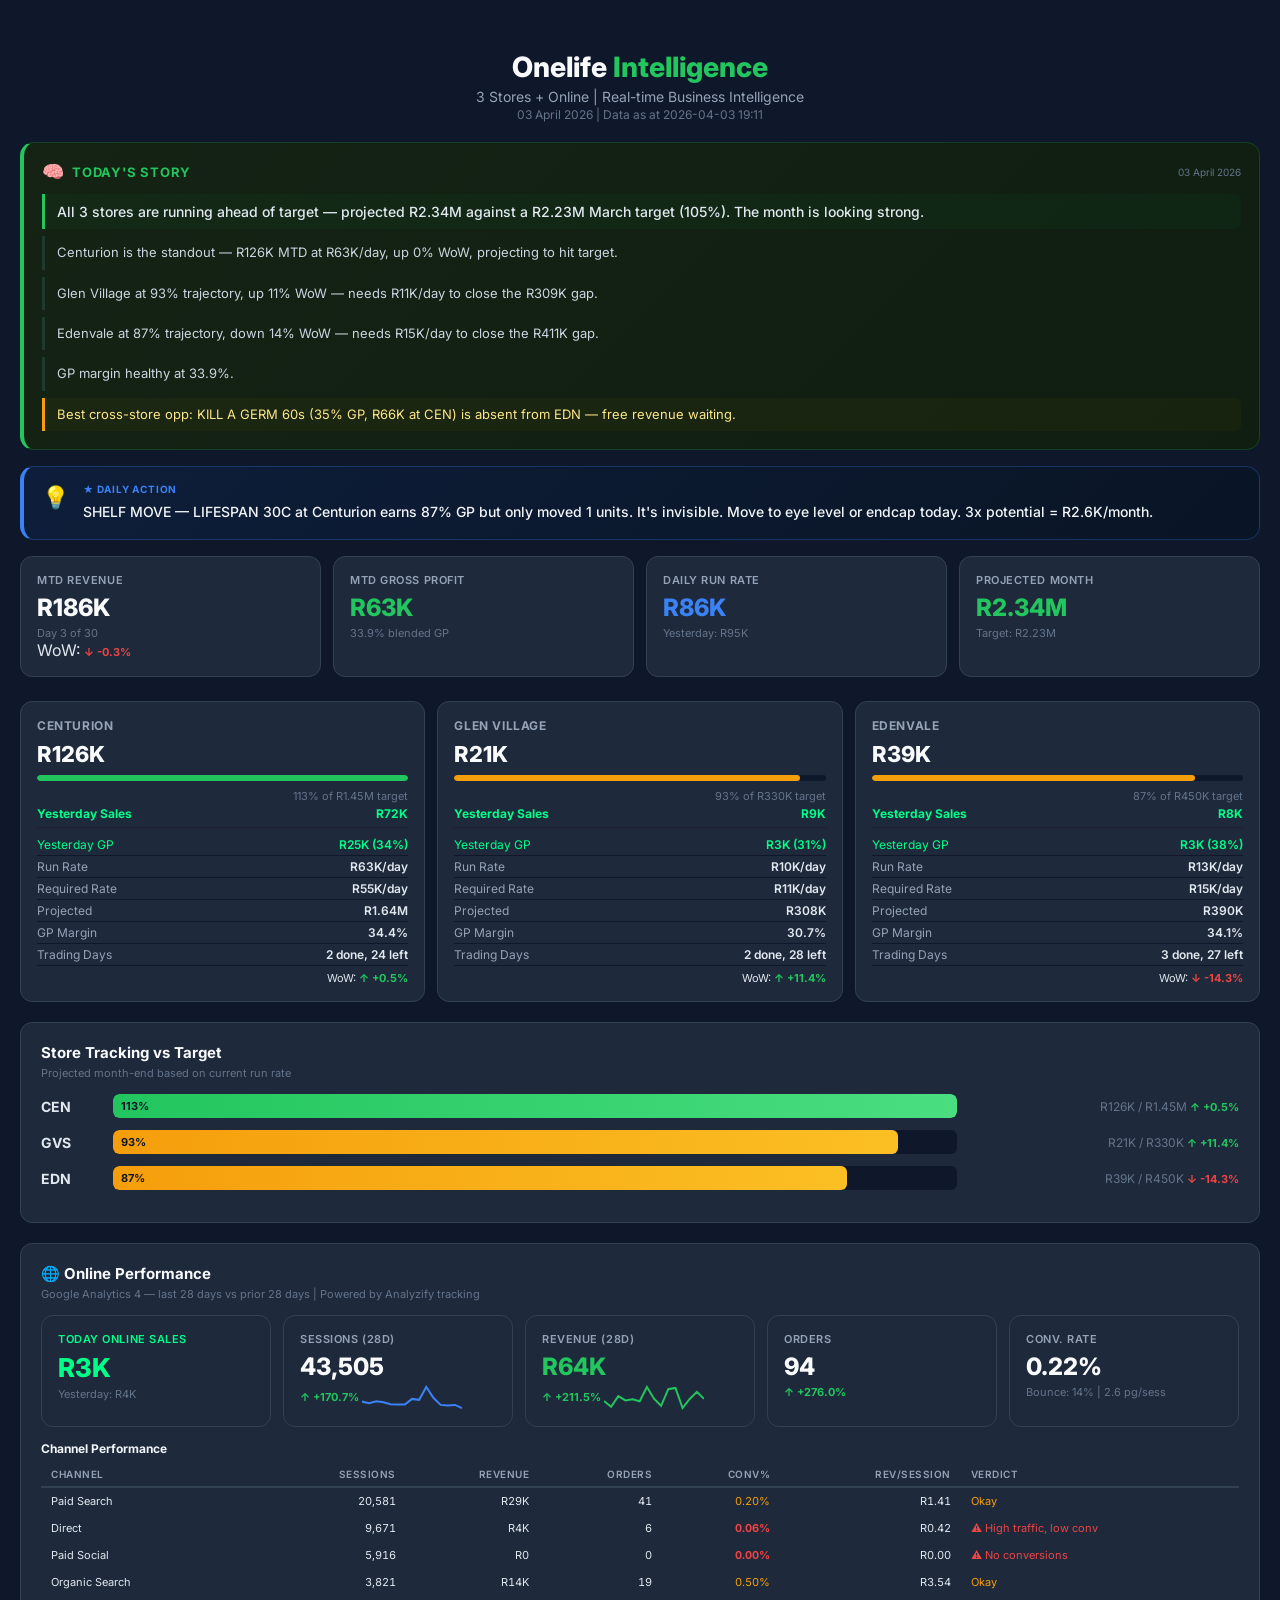
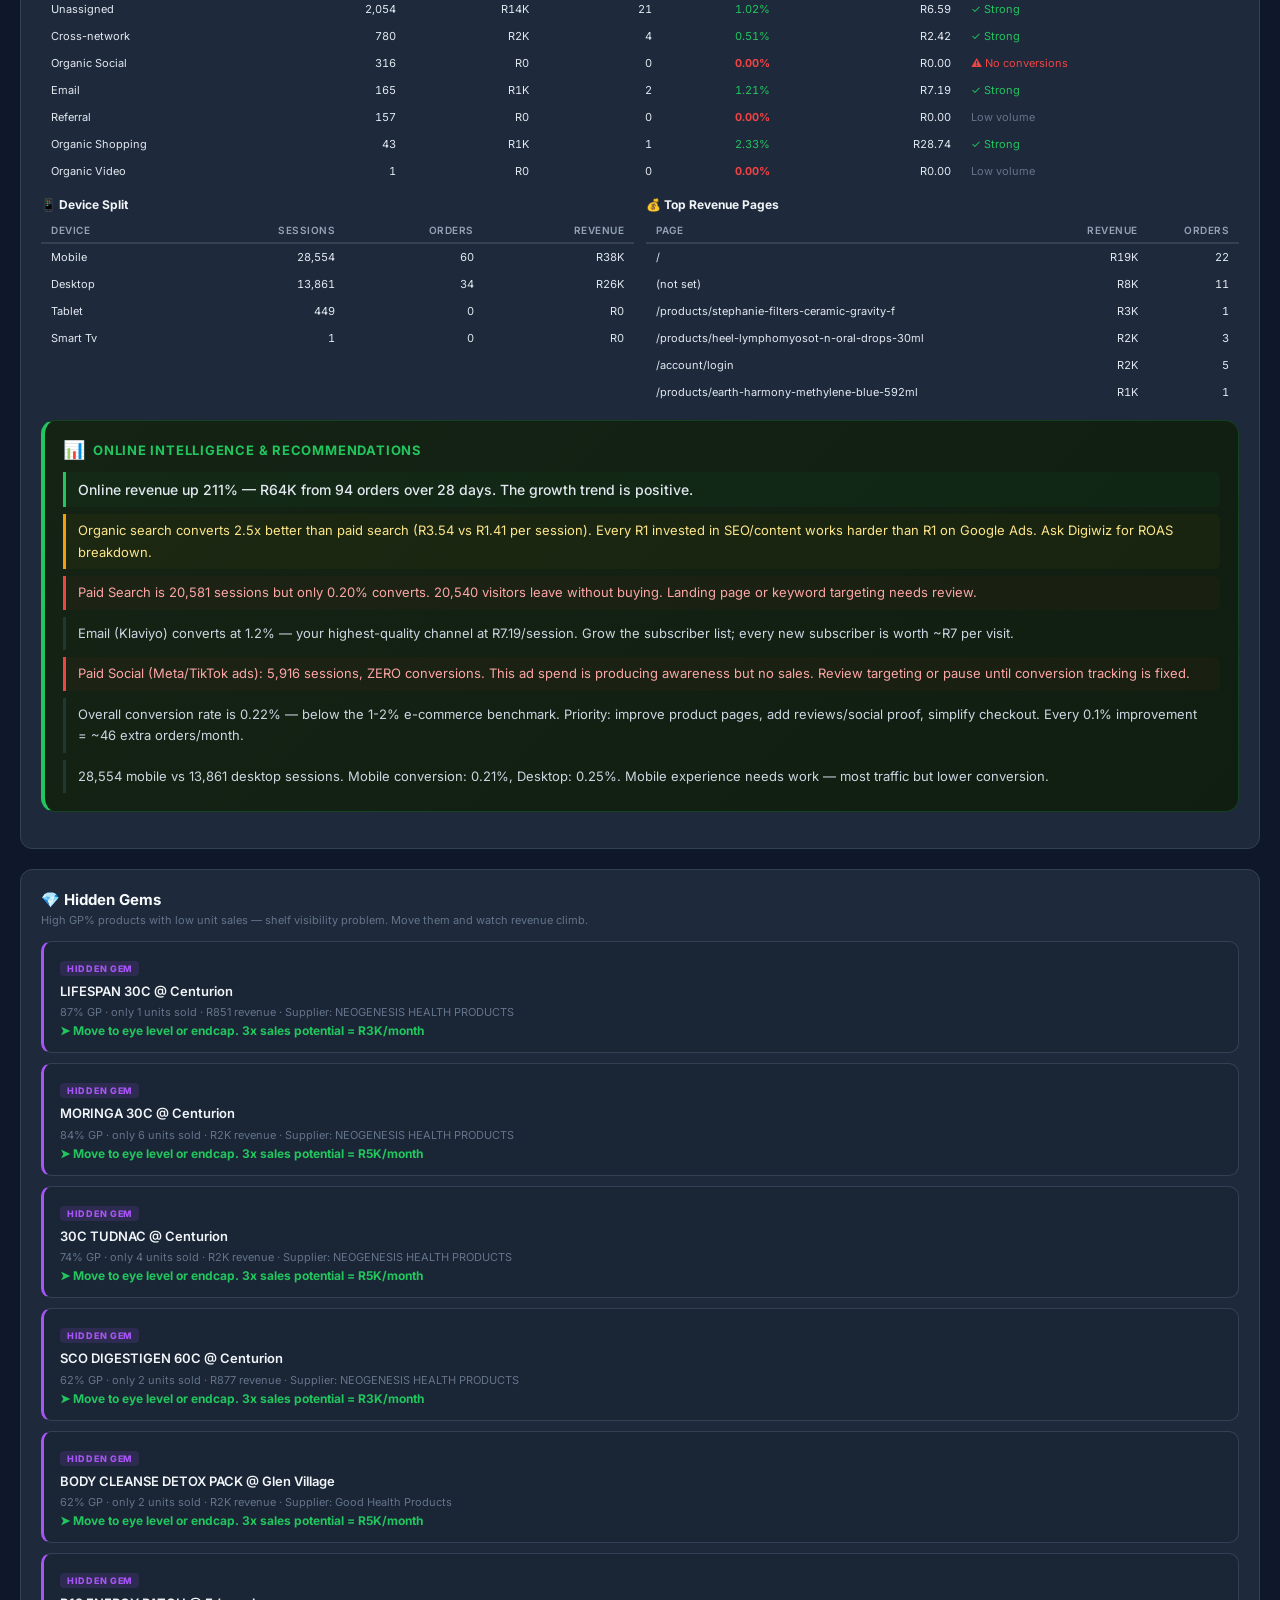
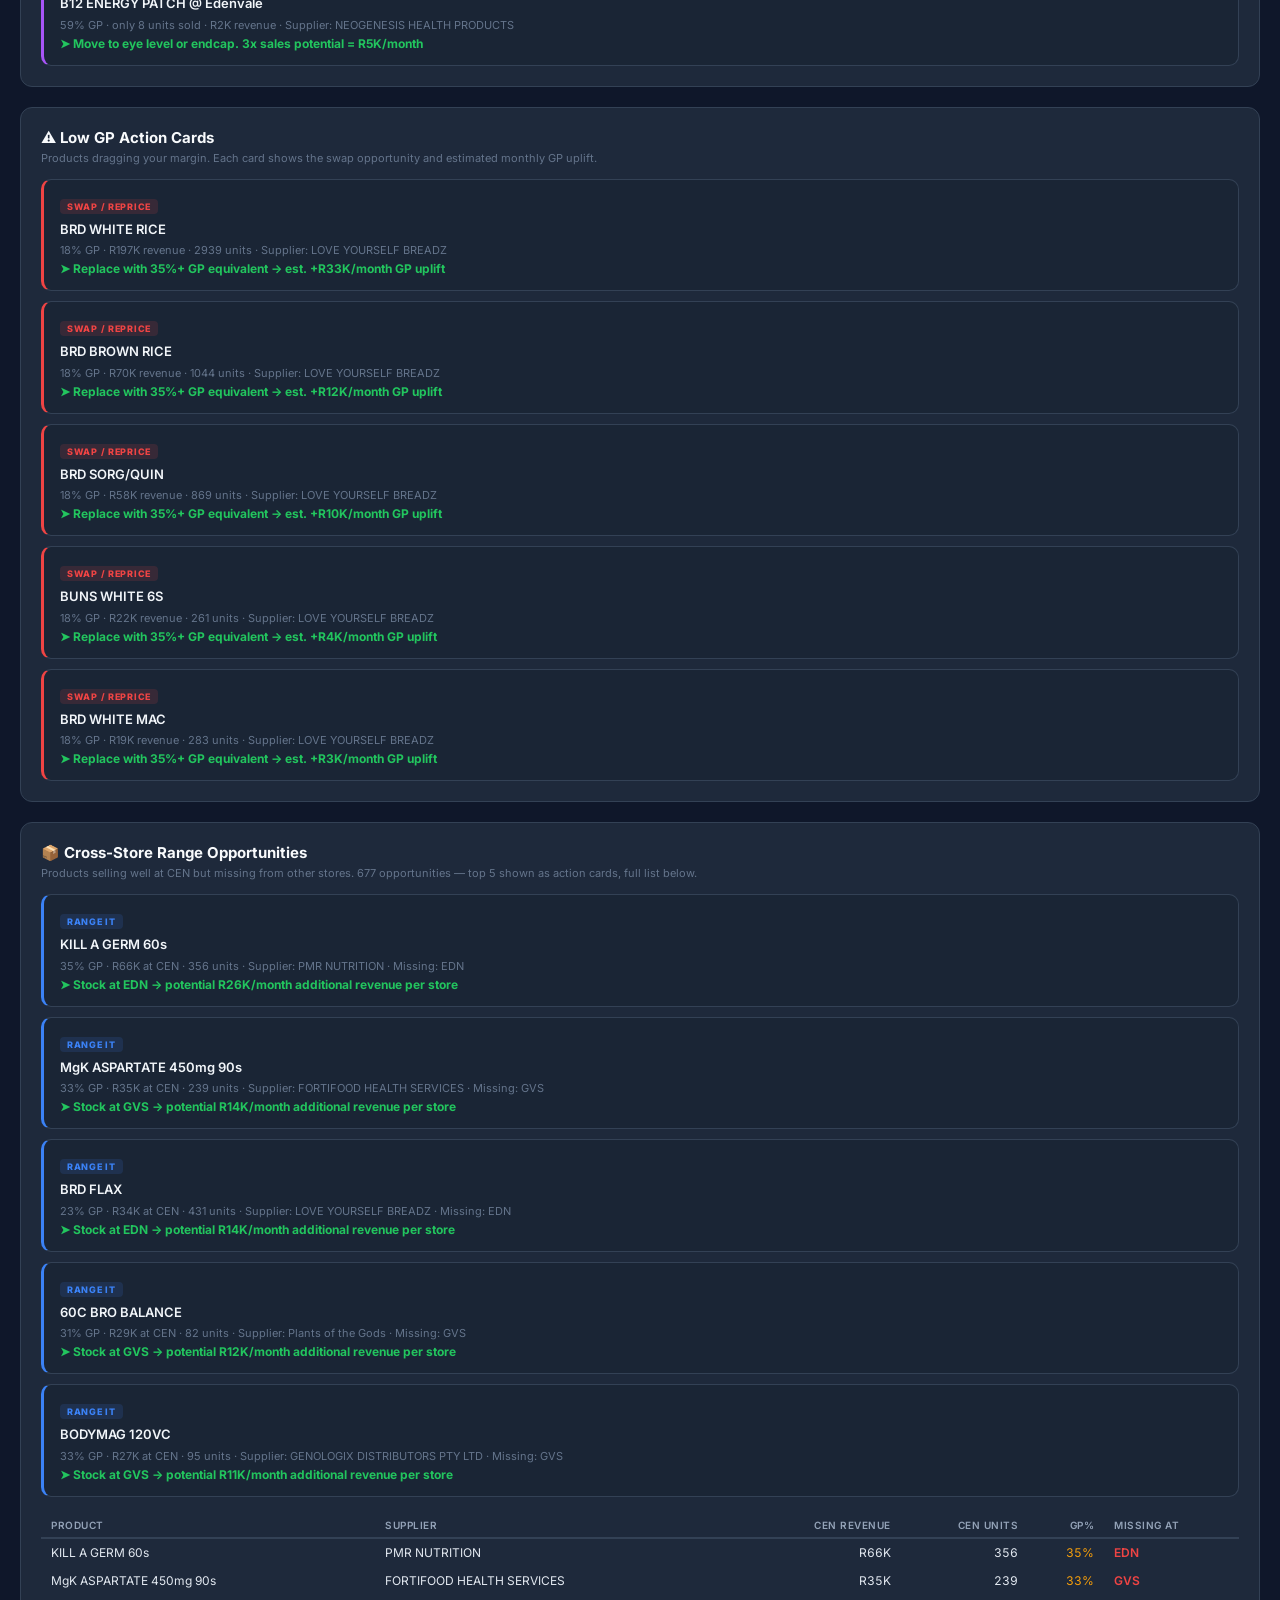
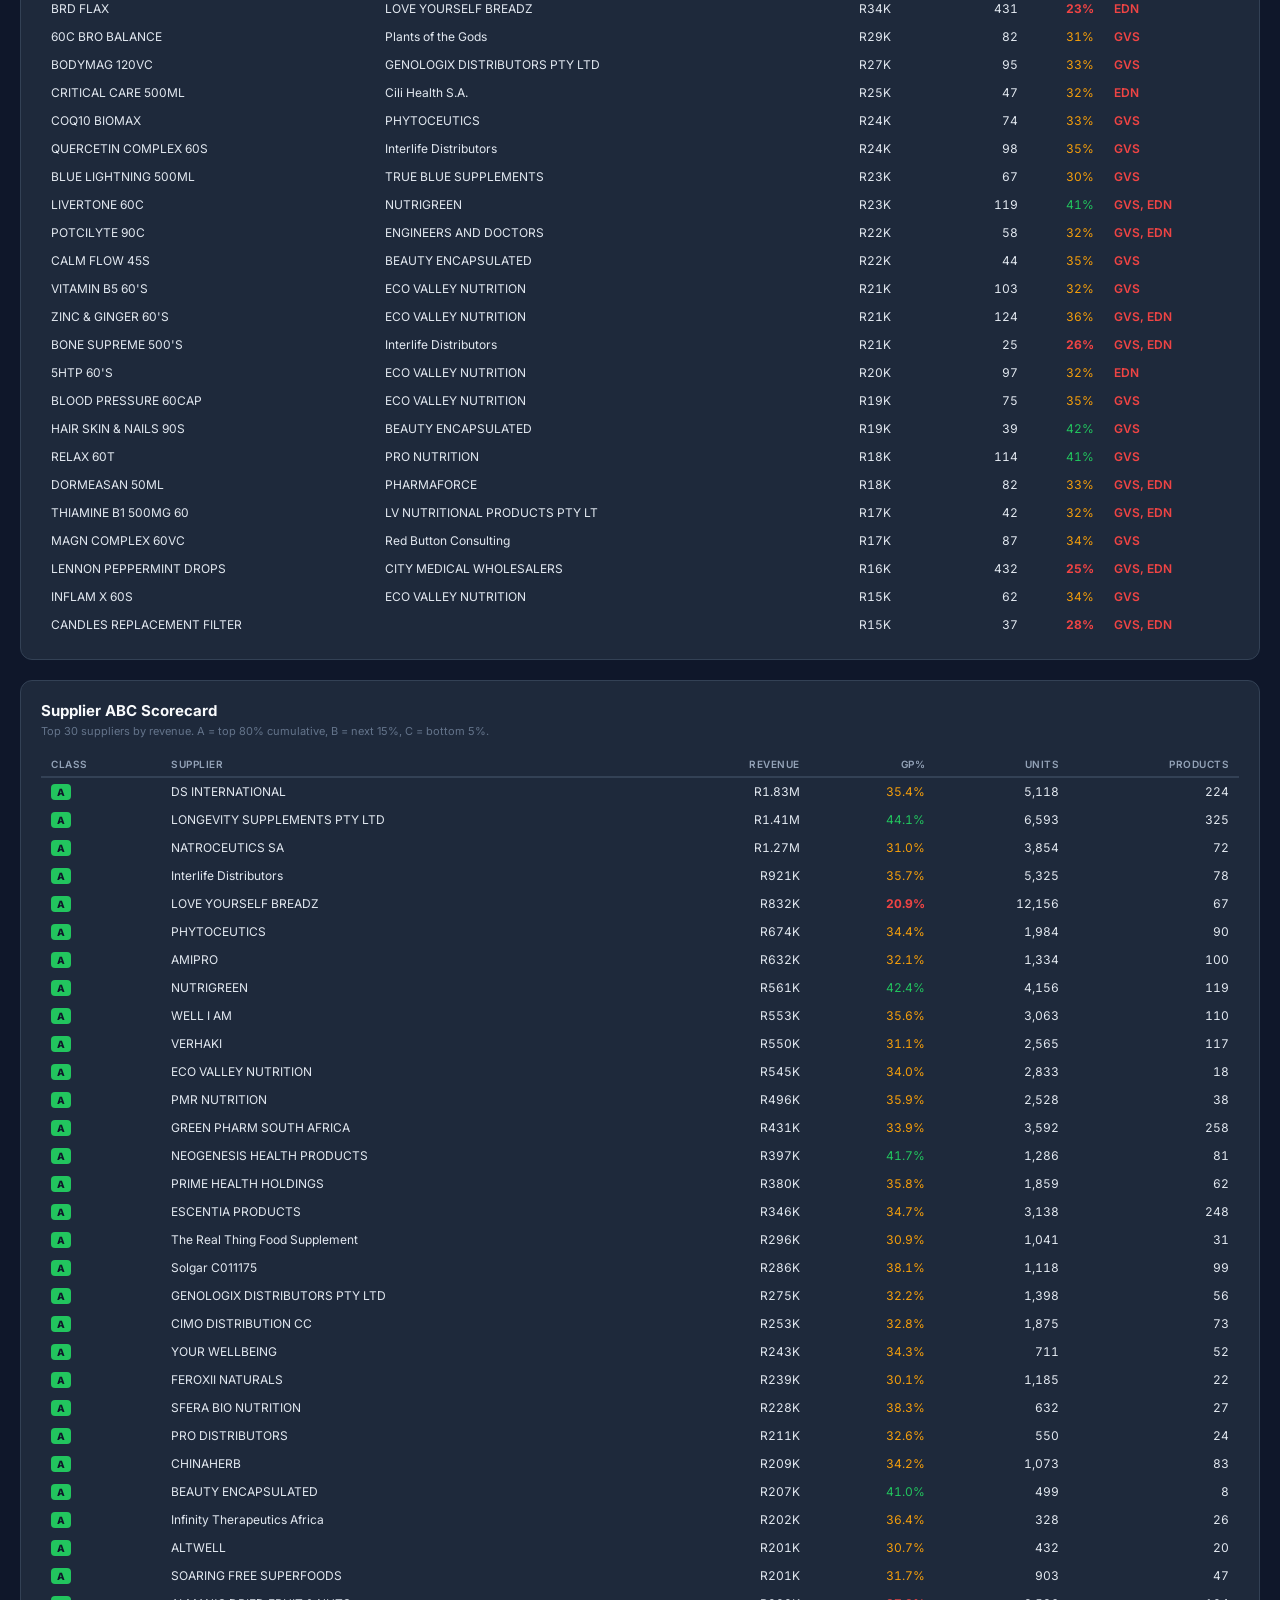
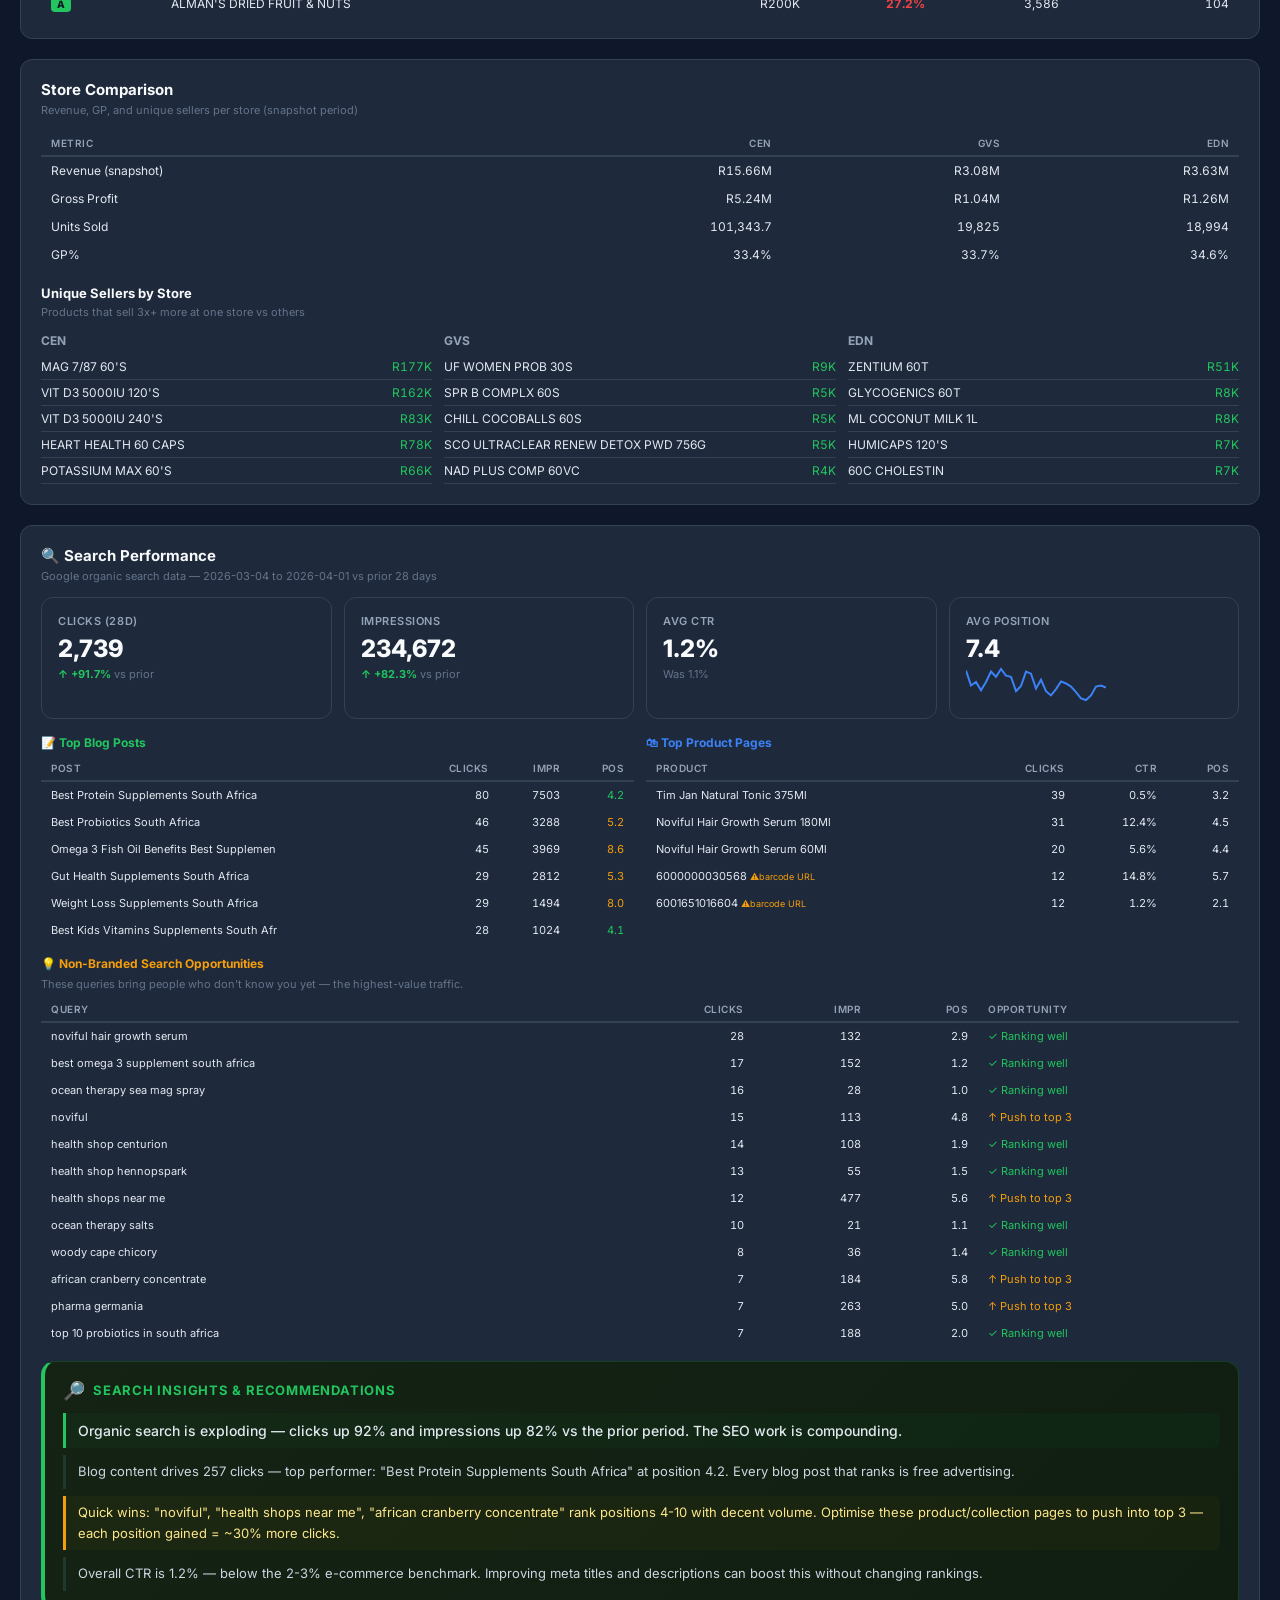
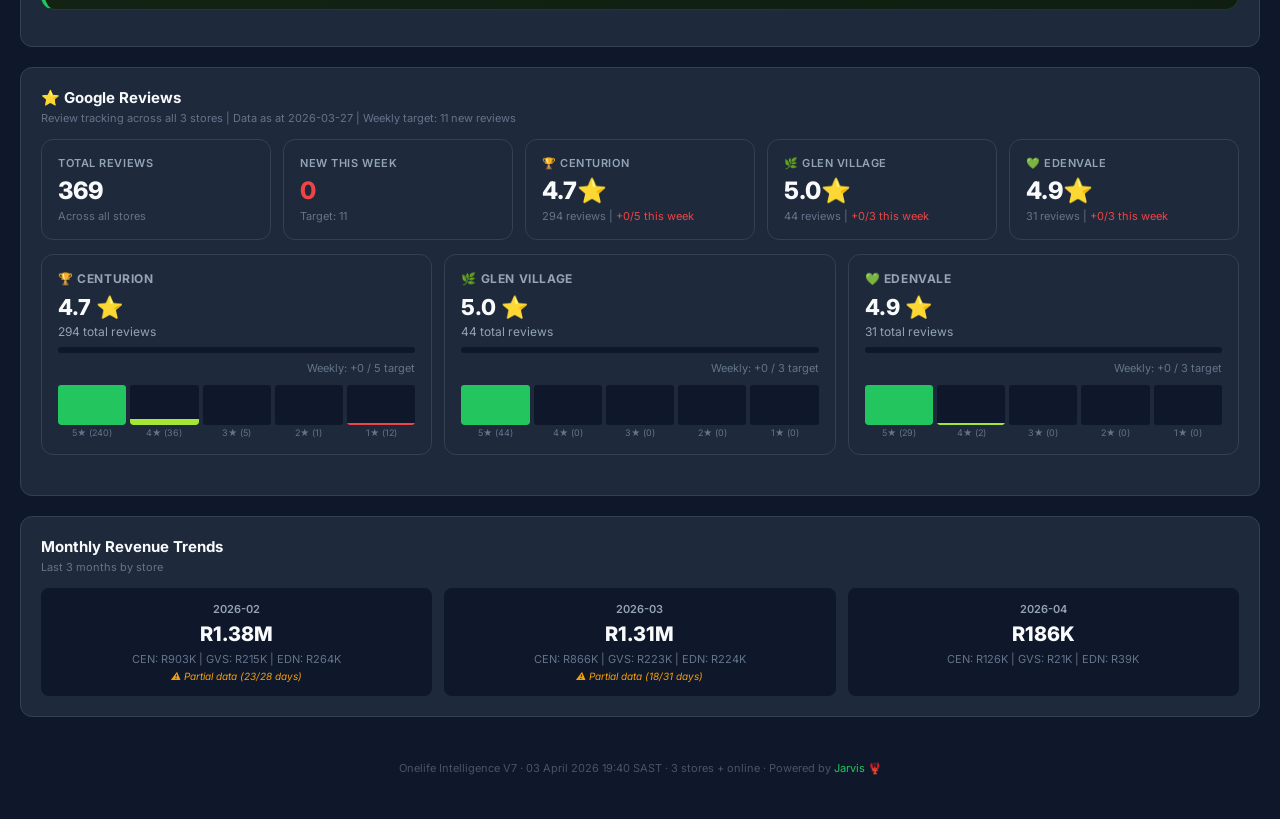
<file: backups/index-pre-v8-live-2026-04-03-2154.html>
<!DOCTYPE html>
<html lang="en"><head>
<meta charset="UTF-8"><meta name="viewport" content="width=device-width, initial-scale=1.0">
<title>Onelife Intelligence | V8</title>
<link href="https://fonts.googleapis.com/css2?family=Inter:wght@400;500;600;700;800&display=swap" rel="stylesheet">
<style>

*{margin:0;padding:0;box-sizing:border-box}
body{font-family:'Inter',sans-serif;background:#0f172a;color:#e2e8f0;min-height:100vh}
.container{max-width:1400px;margin:0 auto;padding:20px}
header{text-align:center;padding:30px 0 20px}
header h1{font-size:28px;font-weight:800;color:#f8fafc}
header h1 span{color:#22c55e}
header .sub{color:#94a3b8;font-size:14px;margin-top:4px}
header .date{color:#64748b;font-size:12px;margin-top:2px}

.kpi-strip{display:grid;grid-template-columns:repeat(auto-fit,minmax(160px,1fr));gap:12px;margin-bottom:24px}
.kpi{background:#1e293b;border:1px solid #334155;border-radius:12px;padding:16px}
.kpi .label{color:#94a3b8;font-size:11px;font-weight:600;text-transform:uppercase;letter-spacing:.05em}
.kpi .val{font-size:24px;font-weight:800;color:#f8fafc;margin:6px 0 4px}
.kpi .note{color:#64748b;font-size:11px}
.green{color:#22c55e!important} .red{color:#ef4444!important} .blue{color:#3b82f6!important} .yellow{color:#f59e0b!important} .grey{color:#94a3b8!important}

.card{background:#1e293b;border:1px solid #334155;border-radius:12px;padding:20px;margin-bottom:20px;overflow-x:auto}
.card h3{color:#f8fafc;font-size:15px;margin-bottom:4px}
.card .desc{color:#64748b;font-size:11px;margin-bottom:14px}

.narrative{background:linear-gradient(135deg,#1e293b,#1a2332);border:1px solid #334155;border-left:4px solid #22c55e;border-radius:12px;padding:20px;margin-bottom:20px}
.narrative h3{color:#22c55e;font-size:13px;margin-bottom:10px}
.narrative p{line-height:1.7;color:#cbd5e1;font-size:13px}

/* Store Detail Cards */
.store-grid{display:grid;grid-template-columns:repeat(3,1fr);gap:12px;margin-bottom:20px}
.store-card{background:#1e293b;border:1px solid #334155;border-radius:12px;padding:16px}
.store-card .sname{font-size:12px;font-weight:700;color:#94a3b8;text-transform:uppercase;letter-spacing:.05em;margin-bottom:8px}
.store-card .srev{font-size:22px;font-weight:800;color:#f8fafc;margin-bottom:4px}
.store-card .srow{display:flex;justify-content:space-between;font-size:12px;color:#94a3b8;padding:3px 0;border-bottom:1px solid #0f172a}
.store-card .srow .sv{color:#e2e8f0;font-weight:600}
.store-card .bar-mini{background:#0f172a;border-radius:4px;height:6px;margin:8px 0;overflow:hidden}
.store-card .bar-fill{height:100%;border-radius:4px}
.bar-fill.ok{background:#22c55e} .bar-fill.warn{background:#f59e0b} .bar-fill.bad{background:#ef4444}
.store-card .spct{font-size:11px;color:#64748b;text-align:right}
.store-card .highlight{color:#22c55e;font-weight:700}
.store-card .alert{color:#ef4444;font-weight:700}

.progress-row{display:flex;align-items:center;margin-bottom:12px}
.progress-row .sn{width:60px;font-weight:700;font-size:14px}
.progress-row .bar-wrap{flex:1;background:#0f172a;border-radius:6px;height:24px;margin:0 12px;overflow:hidden}
.progress-row .bar{height:100%;border-radius:6px;display:flex;align-items:center;padding-left:8px;font-size:11px;font-weight:700;color:#0f172a}
.bar.ok{background:linear-gradient(90deg,#22c55e,#4ade80)}
.bar.warn{background:linear-gradient(90deg,#f59e0b,#fbbf24)}
.bar.bad{background:linear-gradient(90deg,#ef4444,#f87171)}
.progress-row .spark{width:130px;text-align:center}
.progress-row .tgt{width:140px;text-align:right;color:#64748b;font-size:12px}

table{width:100%;border-collapse:collapse;font-size:12px}
th{text-align:left;color:#94a3b8;font-weight:600;font-size:10px;text-transform:uppercase;letter-spacing:.05em;padding:6px 10px;border-bottom:2px solid #334155}
td{padding:6px 10px;border-bottom:1px solid #1e293b22}
.card table tr:hover{background:#0f172a}
.num{text-align:right;font-variant-numeric:tabular-nums}
.miss{color:#ef4444;font-weight:600}
.gph{color:#22c55e} .gpm{color:#f59e0b} .gpl{color:#ef4444;font-weight:700}

.abc-a{background:#22c55e;color:#0f172a;padding:2px 6px;border-radius:4px;font-weight:800;font-size:10px}
.abc-b{background:#3b82f6;color:#f8fafc;padding:2px 6px;border-radius:4px;font-weight:800;font-size:10px}
.abc-c{background:#64748b;color:#f8fafc;padding:2px 6px;border-radius:4px;font-weight:800;font-size:10px}

.ugrid{display:grid;grid-template-columns:repeat(3,1fr);gap:12px}
.ustore h4{color:#94a3b8;font-size:12px;margin-bottom:6px}
.uitem{padding:5px 0;border-bottom:1px solid #334155;font-size:12px;display:flex;justify-content:space-between}
.uitem .num{color:#22c55e}
.dim{color:#475569}

.mgrid{display:grid;grid-template-columns:repeat(3,1fr);gap:12px;text-align:center}
.mcard{background:#0f172a;border-radius:8px;padding:14px}
.mcard .mo{color:#94a3b8;font-size:11px;font-weight:600}
.mcard .tot{font-size:20px;font-weight:800;color:#f8fafc;margin:6px 0}
.mcard .bd{font-size:11px;color:#64748b}
.mcard .incomplete{color:#f59e0b;font-size:10px;font-style:italic;margin-top:4px}

.data-warning{background:#1e293b;border:1px solid #f59e0b;border-radius:8px;padding:12px;margin-bottom:16px;font-size:12px;color:#fbbf24;display:flex;align-items:center;gap:8px}
.data-warning .icon{font-size:16px}

/* Today's Story */
.story-card{background:linear-gradient(135deg,#142314,#0f1e10);border:1px solid #22c55e33;border-left:4px solid #22c55e;border-radius:14px;padding:18px;margin-bottom:16px}
.story-header{display:flex;align-items:center;gap:8px;margin-bottom:12px}
.story-title{color:#22c55e;font-size:13px;font-weight:700;text-transform:uppercase;letter-spacing:.06em}
.story-date{color:#64748b;font-size:10px;margin-left:auto}
.story-sentences{display:flex;flex-direction:column;gap:7px}
.story-sentence{color:#cbd5e1;font-size:13px;line-height:1.65;padding:6px 12px;border-left:3px solid #1e3a2e;border-radius:0 6px 6px 0}
.story-sentence.lead{color:#e2e8f0;font-size:14px;font-weight:500;border-left-color:#22c55e;background:#22c55e0a}
.story-sentence.alert-sentence{border-left-color:#ef4444;color:#fca5a5;background:#ef44440a}
.story-sentence.opp-sentence{border-left-color:#f59e0b;color:#fde68a;background:#f59e0b0a}

/* Daily Action */
.daily-action{border-radius:14px;padding:16px 18px;margin-bottom:16px;display:flex;align-items:flex-start;gap:14px}
.daily-action.urgent{background:linear-gradient(135deg,#2d1515,#1c0d0d);border:1px solid #ef444444;border-left:4px solid #ef4444}
.daily-action.opportunity{background:linear-gradient(135deg,#0e1e3a,#091525);border:1px solid #3b82f644;border-left:4px solid #3b82f6}
.daily-action.margin{background:linear-gradient(135deg,#1e1a0a,#150f05);border:1px solid #f59e0b44;border-left:4px solid #f59e0b}
.da-icon{font-size:22px;flex-shrink:0;margin-top:1px}
.da-label{font-size:10px;font-weight:700;text-transform:uppercase;letter-spacing:.08em;margin-bottom:5px}
.urgent .da-label{color:#ef4444}.opportunity .da-label{color:#3b82f6}.margin .da-label{color:#f59e0b}
.da-text{color:#f1f5f9;font-size:14px;line-height:1.65;font-weight:500}

/* Action Cards (low GP / hidden gems) */
.action-cards{display:flex;flex-direction:column;gap:10px}
.action-card{border-radius:10px;padding:14px 16px;border:1px solid #334155;background:#1a2535}
.action-card.swap{border-left:3px solid #ef4444}
.action-card.gem{border-left:3px solid #a855f7}
.action-card.range{border-left:3px solid #3b82f6}
.ac-badge{display:inline-block;font-size:9px;font-weight:800;text-transform:uppercase;letter-spacing:.08em;padding:2px 7px;border-radius:4px;margin-bottom:6px}
.ac-badge.swap{background:#ef444422;color:#ef4444}.ac-badge.gem{background:#a855f722;color:#a855f7}.ac-badge.range{background:#3b82f622;color:#3b82f6}
.ac-title{color:#f1f5f9;font-size:13px;font-weight:600;line-height:1.5;margin-bottom:4px}
.ac-meta{color:#64748b;font-size:11px}
.ac-uplift{color:#22c55e;font-weight:700;font-size:12px;margin-top:4px}

/* WoW badge in store card */
.store-wow{text-align:right;margin-top:5px;font-size:11px}

footer{text-align:center;padding:24px 0;color:#475569;font-size:11px}
footer .lo{color:#22c55e}

@media(max-width:768px){
.kpi-strip{grid-template-columns:repeat(2,1fr)}
.ugrid,.mgrid,.store-grid{grid-template-columns:1fr}
.progress-row .spark{display:none}
div[style*="grid-template-columns:1fr 1fr"]{grid-template-columns:1fr!important}
}

</style></head><body><div class="container">
<header><h1>Onelife <span>Intelligence</span></h1>
<div class="sub">3 Stores + Online | Real-time Business Intelligence</div>
<div class="date">03 April 2026 | Data as at 2026-04-03 19:11</div>
</header>
<div class="story-card">
<div class="story-header"><span style="font-size:18px">&#x1f9e0;</span><span class="story-title">Today's Story</span><span class="story-date">03 April 2026</span></div>
<div class="story-sentences">
<div class="story-sentence lead">All 3 stores are running ahead of target — projected R2.34M against a R2.23M March target (105%). The month is looking strong.</div>
<div class="story-sentence">Centurion is the standout — R126K MTD at R63K/day, up 0% WoW, projecting to hit target.</div>
<div class="story-sentence">Glen Village at 93% trajectory, up 11% WoW — needs R11K/day to close the R309K gap.</div>
<div class="story-sentence">Edenvale at 87% trajectory, down 14% WoW — needs R15K/day to close the R411K gap.</div>
<div class="story-sentence">GP margin healthy at 33.9%.</div>
<div class="story-sentence opp-sentence">Best cross-store opp: KILL A GERM 60s (35% GP, R66K at CEN) is absent from EDN — free revenue waiting.</div>
</div></div>
<div class="daily-action opportunity">
<div class="da-icon">&#x1f4a1;</div>
<div class="da-body">
<div class="da-label">&#x2605; Daily Action</div>
<div class="da-text">SHELF MOVE — LIFESPAN 30C at Centurion earns 87% GP but only moved 1 units. It's invisible. Move to eye level or endcap today. 3x potential = R2.6K/month.</div>
</div></div>
<div class="kpi-strip">
<div class="kpi"><div class="label">MTD Revenue</div><div class="val">R186K</div><div class="note">Day 3 of 30</div><div class="wow">WoW: <span style="color:#ef4444;font-size:11px;font-weight:700">↓&nbsp;-0.3%</span></div></div>
<div class="kpi"><div class="label">MTD Gross Profit</div><div class="val green">R63K</div><div class="note">33.9% blended GP</div></div>
<div class="kpi"><div class="label">Daily Run Rate</div><div class="val blue">R86K</div><div class="note">Yesterday: R95K</div></div>
<div class="kpi"><div class="label">Projected Month</div><div class="val green">R2.34M</div><div class="note">Target: R2.23M</div></div>
</div>
<div class="store-grid">
<div class="store-card">
<div class="sname">Centurion</div>
<div class="srev">R126K</div>
<div class="bar-mini"><div class="bar-fill ok" style="width:100%"></div></div>
<div class="spct">113% of R1.45M target</div>
<div class="srow" style="border-bottom:1px solid #1e1e2e;padding-bottom:6px;margin-bottom:6px"><span style="color:#00ff88;font-weight:700">Yesterday Sales</span><span class="sv" style="color:#00ff88;font-weight:700">R72K</span></div>
<div class="srow"><span style="color:#00ff88">Yesterday GP</span><span class="sv" style="color:#00ff88">R25K (34%)</span></div>
<div class="srow"><span>Run Rate</span><span class="sv">R63K/day</span></div>
<div class="srow"><span>Required Rate</span><span class="sv highlight">R55K/day</span></div>
<div class="srow"><span>Projected</span><span class="sv">R1.64M</span></div>
<div class="srow"><span>GP Margin</span><span class="sv">34.4%</span></div>
<div class="srow"><span>Trading Days</span><span class="sv">2 done, 24 left</span></div>
<div class="store-wow">WoW: <span style="color:#22c55e;font-size:11px;font-weight:700">↑&nbsp;+0.5%</span></div>
</div>
<div class="store-card">
<div class="sname">Glen Village</div>
<div class="srev">R21K</div>
<div class="bar-mini"><div class="bar-fill warn" style="width:93%"></div></div>
<div class="spct">93% of R330K target</div>
<div class="srow" style="border-bottom:1px solid #1e1e2e;padding-bottom:6px;margin-bottom:6px"><span style="color:#00ff88;font-weight:700">Yesterday Sales</span><span class="sv" style="color:#00ff88;font-weight:700">R9K</span></div>
<div class="srow"><span style="color:#00ff88">Yesterday GP</span><span class="sv" style="color:#00ff88">R3K (31%)</span></div>
<div class="srow"><span>Run Rate</span><span class="sv">R10K/day</span></div>
<div class="srow"><span>Required Rate</span><span class="sv ">R11K/day</span></div>
<div class="srow"><span>Projected</span><span class="sv">R308K</span></div>
<div class="srow"><span>GP Margin</span><span class="sv">30.7%</span></div>
<div class="srow"><span>Trading Days</span><span class="sv">2 done, 28 left</span></div>
<div class="store-wow">WoW: <span style="color:#22c55e;font-size:11px;font-weight:700">↑&nbsp;+11.4%</span></div>
</div>
<div class="store-card">
<div class="sname">Edenvale</div>
<div class="srev">R39K</div>
<div class="bar-mini"><div class="bar-fill warn" style="width:87%"></div></div>
<div class="spct">87% of R450K target</div>
<div class="srow" style="border-bottom:1px solid #1e1e2e;padding-bottom:6px;margin-bottom:6px"><span style="color:#00ff88;font-weight:700">Yesterday Sales</span><span class="sv" style="color:#00ff88;font-weight:700">R8K</span></div>
<div class="srow"><span style="color:#00ff88">Yesterday GP</span><span class="sv" style="color:#00ff88">R3K (38%)</span></div>
<div class="srow"><span>Run Rate</span><span class="sv">R13K/day</span></div>
<div class="srow"><span>Required Rate</span><span class="sv ">R15K/day</span></div>
<div class="srow"><span>Projected</span><span class="sv">R390K</span></div>
<div class="srow"><span>GP Margin</span><span class="sv">34.1%</span></div>
<div class="srow"><span>Trading Days</span><span class="sv">3 done, 27 left</span></div>
<div class="store-wow">WoW: <span style="color:#ef4444;font-size:11px;font-weight:700">↓&nbsp;-14.3%</span></div>
</div>
</div>
<div class="card"><h3>Store Tracking vs Target</h3><div class="desc">Projected month-end based on current run rate</div>
<div class="progress-row"><div class="sn">CEN</div>
<div class="bar-wrap"><div class="bar ok" style="width:100%">113%</div></div>
<div class="spark"></div>
<div class="tgt">R126K / R1.45M <span style="color:#22c55e;font-size:11px;font-weight:700">↑&nbsp;+0.5%</span></div></div>
<div class="progress-row"><div class="sn">GVS</div>
<div class="bar-wrap"><div class="bar warn" style="width:93%">93%</div></div>
<div class="spark"></div>
<div class="tgt">R21K / R330K <span style="color:#22c55e;font-size:11px;font-weight:700">↑&nbsp;+11.4%</span></div></div>
<div class="progress-row"><div class="sn">EDN</div>
<div class="bar-wrap"><div class="bar warn" style="width:87%">87%</div></div>
<div class="spark"></div>
<div class="tgt">R39K / R450K <span style="color:#ef4444;font-size:11px;font-weight:700">↓&nbsp;-14.3%</span></div></div>
</div>
<div class="card"><h3>&#x1f310; Online Performance</h3>
<div class="desc">Google Analytics 4 — last 28 days vs prior 28 days | Powered by Analyzify tracking</div>
<div class="kpi-strip" style="margin-bottom:14px">
<div class="kpi"><div class="label" style="color:#00ff88">Today Online Sales</div><div class="val" style="color:#00ff88;font-size:26px">R3K</div><div class="note">Yesterday: R4K</div></div>
<div class="kpi"><div class="label">Sessions (28d)</div><div class="val">43,505</div><div class="note"><span style="color:#22c55e;font-size:11px;font-weight:700">↑&nbsp;+170.7%</span> <svg width="100" height="25" style="vertical-align:middle"><polyline points="0.0,16.6 7.1,18.2 14.3,16.2 21.4,17.2 28.6,19.2 35.7,19.6 42.9,19.5 50.0,13.9 57.1,14.8 64.3,2.0 71.4,12.8 78.6,19.9 85.7,20.5 92.9,19.9 100.0,23.0" fill="none" stroke="#3b82f6" stroke-width="2"/></svg></div></div>
<div class="kpi"><div class="label">Revenue (28d)</div><div class="val green">R64K</div><div class="note"><span style="color:#22c55e;font-size:11px;font-weight:700">↑&nbsp;+211.5%</span> <svg width="100" height="25" style="vertical-align:middle"><polyline points="0.0,16.0 7.1,21.8 14.3,11.1 21.4,15.4 28.6,14.3 35.7,16.2 42.9,2.0 50.0,13.7 57.1,20.8 64.3,4.2 71.4,3.0 78.6,23.0 85.7,14.0 92.9,6.8 100.0,13.8" fill="none" stroke="#22c55e" stroke-width="2"/></svg></div></div>
<div class="kpi"><div class="label">Orders</div><div class="val">94</div><div class="note"><span style="color:#22c55e;font-size:11px;font-weight:700">↑&nbsp;+276.0%</span></div></div>
<div class="kpi"><div class="label">Conv. Rate</div><div class="val">0.22%</div><div class="note">Bounce: 14% | 2.6 pg/sess</div></div>
</div>
<h4 style="color:#f1f5f9;font-size:12px;margin-bottom:6px">Channel Performance</h4>
<table style="font-size:11px"><thead><tr><th>Channel</th><th class="num">Sessions</th><th class="num">Revenue</th><th class="num">Orders</th><th class="num">Conv%</th><th class="num">Rev/Session</th><th>Verdict</th></tr></thead><tbody>
<tr><td>Paid Search</td><td class="num">20,581</td><td class="num">R29K</td><td class="num">41</td><td class="num gpm">0.20%</td><td class="num">R1.41</td><td><span style="color:#f59e0b">Okay</span></td></tr>
<tr><td>Direct</td><td class="num">9,671</td><td class="num">R4K</td><td class="num">6</td><td class="num gpl">0.06%</td><td class="num">R0.42</td><td><span style="color:#ef4444">&#x26a0; High traffic, low conv</span></td></tr>
<tr><td>Paid Social</td><td class="num">5,916</td><td class="num">R0</td><td class="num">0</td><td class="num gpl">0.00%</td><td class="num">R0.00</td><td><span style="color:#ef4444">&#x26a0; No conversions</span></td></tr>
<tr><td>Organic Search</td><td class="num">3,821</td><td class="num">R14K</td><td class="num">19</td><td class="num gpm">0.50%</td><td class="num">R3.54</td><td><span style="color:#f59e0b">Okay</span></td></tr>
<tr><td>Unassigned</td><td class="num">2,054</td><td class="num">R14K</td><td class="num">21</td><td class="num gph">1.02%</td><td class="num">R6.59</td><td><span style="color:#22c55e">&#x2713; Strong</span></td></tr>
<tr><td>Cross-network</td><td class="num">780</td><td class="num">R2K</td><td class="num">4</td><td class="num gph">0.51%</td><td class="num">R2.42</td><td><span style="color:#22c55e">&#x2713; Strong</span></td></tr>
<tr><td>Organic Social</td><td class="num">316</td><td class="num">R0</td><td class="num">0</td><td class="num gpl">0.00%</td><td class="num">R0.00</td><td><span style="color:#ef4444">&#x26a0; No conversions</span></td></tr>
<tr><td>Email</td><td class="num">165</td><td class="num">R1K</td><td class="num">2</td><td class="num gph">1.21%</td><td class="num">R7.19</td><td><span style="color:#22c55e">&#x2713; Strong</span></td></tr>
<tr><td>Referral</td><td class="num">157</td><td class="num">R0</td><td class="num">0</td><td class="num gpl">0.00%</td><td class="num">R0.00</td><td><span style="color:#64748b">Low volume</span></td></tr>
<tr><td>Organic Shopping</td><td class="num">43</td><td class="num">R1K</td><td class="num">1</td><td class="num gph">2.33%</td><td class="num">R28.74</td><td><span style="color:#22c55e">&#x2713; Strong</span></td></tr>
<tr><td>Organic Video</td><td class="num">1</td><td class="num">R0</td><td class="num">0</td><td class="num gpl">0.00%</td><td class="num">R0.00</td><td><span style="color:#64748b">Low volume</span></td></tr>
</tbody></table>
<div style="display:grid;grid-template-columns:1fr 1fr;gap:12px;margin-top:12px">
<div>
<h4 style="color:#f1f5f9;font-size:12px;margin-bottom:6px">&#x1f4f1; Device Split</h4>
<table style="font-size:11px"><thead><tr><th>Device</th><th class="num">Sessions</th><th class="num">Orders</th><th class="num">Revenue</th></tr></thead><tbody>
<tr><td>Mobile</td><td class="num">28,554</td><td class="num">60</td><td class="num">R38K</td></tr>
<tr><td>Desktop</td><td class="num">13,861</td><td class="num">34</td><td class="num">R26K</td></tr>
<tr><td>Tablet</td><td class="num">449</td><td class="num">0</td><td class="num">R0</td></tr>
<tr><td>Smart Tv</td><td class="num">1</td><td class="num">0</td><td class="num">R0</td></tr>
</tbody></table></div>
<div>
<h4 style="color:#f1f5f9;font-size:12px;margin-bottom:6px">&#x1f4b0; Top Revenue Pages</h4>
<table style="font-size:11px"><thead><tr><th>Page</th><th class="num">Revenue</th><th class="num">Orders</th></tr></thead><tbody>
<tr><td>/</td><td class="num">R19K</td><td class="num">22</td></tr>
<tr><td>(not set)</td><td class="num">R8K</td><td class="num">11</td></tr>
<tr><td>/products/stephanie-filters-ceramic-gravity-f</td><td class="num">R3K</td><td class="num">1</td></tr>
<tr><td>/products/heel-lymphomyosot-n-oral-drops-30ml</td><td class="num">R2K</td><td class="num">3</td></tr>
<tr><td>/account/login</td><td class="num">R2K</td><td class="num">5</td></tr>
<tr><td>/products/earth-harmony-methylene-blue-592ml</td><td class="num">R1K</td><td class="num">1</td></tr>
</tbody></table></div>
</div>
<div class="story-card" style="margin-top:14px">
<div class="story-header"><span style="font-size:18px">&#x1f4ca;</span><span class="story-title">Online Intelligence &amp; Recommendations</span></div>
<div class="story-sentences">
<div class="story-sentence lead">Online revenue up 211% — R64K from 94 orders over 28 days. The growth trend is positive.</div>
<div class="story-sentence opp-sentence">Organic search converts 2.5x better than paid search (R3.54 vs R1.41 per session). Every R1 invested in SEO/content works harder than R1 on Google Ads. Ask Digiwiz for ROAS breakdown.</div>
<div class="story-sentence alert-sentence">Paid Search is 20,581 sessions but only 0.20% converts. 20,540 visitors leave without buying. Landing page or keyword targeting needs review.</div>
<div class="story-sentence">Email (Klaviyo) converts at 1.2% — your highest-quality channel at R7.19/session. Grow the subscriber list; every new subscriber is worth ~R7 per visit.</div>
<div class="story-sentence alert-sentence">Paid Social (Meta/TikTok ads): 5,916 sessions, ZERO conversions. This ad spend is producing awareness but no sales. Review targeting or pause until conversion tracking is fixed.</div>
<div class="story-sentence">Overall conversion rate is 0.22% — below the 1-2% e-commerce benchmark. Priority: improve product pages, add reviews/social proof, simplify checkout. Every 0.1% improvement = ~46 extra orders/month.</div>
<div class="story-sentence">28,554 mobile vs 13,861 desktop sessions. Mobile conversion: 0.21%, Desktop: 0.25%. Mobile experience needs work — most traffic but lower conversion.</div>
</div></div>
</div>
<div class="card"><h3>&#x1f48e; Hidden Gems</h3>
<div class="desc">High GP% products with low unit sales — shelf visibility problem. Move them and watch revenue climb.</div>
<div class="action-cards">
<div class="action-card gem">
<span class="ac-badge gem">Hidden Gem</span>
<div class="ac-title">LIFESPAN 30C @ Centurion</div>
<div class="ac-meta">87% GP &middot; only 1 units sold &middot; R851 revenue &middot; Supplier: NEOGENESIS HEALTH PRODUCTS</div>
<div class="ac-uplift">&#x27a4; Move to eye level or endcap. 3x sales potential = R3K/month</div>
</div>
<div class="action-card gem">
<span class="ac-badge gem">Hidden Gem</span>
<div class="ac-title">MORINGA 30C @ Centurion</div>
<div class="ac-meta">84% GP &middot; only 6 units sold &middot; R2K revenue &middot; Supplier: NEOGENESIS HEALTH PRODUCTS</div>
<div class="ac-uplift">&#x27a4; Move to eye level or endcap. 3x sales potential = R5K/month</div>
</div>
<div class="action-card gem">
<span class="ac-badge gem">Hidden Gem</span>
<div class="ac-title">30C TUDNAC @ Centurion</div>
<div class="ac-meta">74% GP &middot; only 4 units sold &middot; R2K revenue &middot; Supplier: NEOGENESIS HEALTH PRODUCTS</div>
<div class="ac-uplift">&#x27a4; Move to eye level or endcap. 3x sales potential = R5K/month</div>
</div>
<div class="action-card gem">
<span class="ac-badge gem">Hidden Gem</span>
<div class="ac-title">SCO DIGESTIGEN 60C @ Centurion</div>
<div class="ac-meta">62% GP &middot; only 2 units sold &middot; R877 revenue &middot; Supplier: NEOGENESIS HEALTH PRODUCTS</div>
<div class="ac-uplift">&#x27a4; Move to eye level or endcap. 3x sales potential = R3K/month</div>
</div>
<div class="action-card gem">
<span class="ac-badge gem">Hidden Gem</span>
<div class="ac-title">BODY CLEANSE DETOX PACK @ Glen Village</div>
<div class="ac-meta">62% GP &middot; only 2 units sold &middot; R2K revenue &middot; Supplier: Good Health Products</div>
<div class="ac-uplift">&#x27a4; Move to eye level or endcap. 3x sales potential = R5K/month</div>
</div>
<div class="action-card gem">
<span class="ac-badge gem">Hidden Gem</span>
<div class="ac-title">B12 ENERGY PATCH @ Edenvale</div>
<div class="ac-meta">59% GP &middot; only 8 units sold &middot; R2K revenue &middot; Supplier: NEOGENESIS HEALTH PRODUCTS</div>
<div class="ac-uplift">&#x27a4; Move to eye level or endcap. 3x sales potential = R5K/month</div>
</div>
</div></div>
<div class="card"><h3>&#x26a0;&#xfe0f; Low GP Action Cards</h3>
<div class="desc">Products dragging your margin. Each card shows the swap opportunity and estimated monthly GP uplift.</div>
<div class="action-cards">
<div class="action-card swap">
<span class="ac-badge swap">Swap / Reprice</span>
<div class="ac-title">BRD WHITE RICE</div>
<div class="ac-meta">18% GP &middot; R197K revenue &middot; 2939 units &middot; Supplier: LOVE YOURSELF BREADZ</div>
<div class="ac-uplift">&#x27a4; Replace with 35%+ GP equivalent &rarr; est. +R33K/month GP uplift</div>
</div>
<div class="action-card swap">
<span class="ac-badge swap">Swap / Reprice</span>
<div class="ac-title">BRD BROWN RICE</div>
<div class="ac-meta">18% GP &middot; R70K revenue &middot; 1044 units &middot; Supplier: LOVE YOURSELF BREADZ</div>
<div class="ac-uplift">&#x27a4; Replace with 35%+ GP equivalent &rarr; est. +R12K/month GP uplift</div>
</div>
<div class="action-card swap">
<span class="ac-badge swap">Swap / Reprice</span>
<div class="ac-title">BRD SORG/QUIN</div>
<div class="ac-meta">18% GP &middot; R58K revenue &middot; 869 units &middot; Supplier: LOVE YOURSELF BREADZ</div>
<div class="ac-uplift">&#x27a4; Replace with 35%+ GP equivalent &rarr; est. +R10K/month GP uplift</div>
</div>
<div class="action-card swap">
<span class="ac-badge swap">Swap / Reprice</span>
<div class="ac-title">BUNS WHITE  6S</div>
<div class="ac-meta">18% GP &middot; R22K revenue &middot; 261 units &middot; Supplier: LOVE YOURSELF BREADZ</div>
<div class="ac-uplift">&#x27a4; Replace with 35%+ GP equivalent &rarr; est. +R4K/month GP uplift</div>
</div>
<div class="action-card swap">
<span class="ac-badge swap">Swap / Reprice</span>
<div class="ac-title">BRD WHITE MAC</div>
<div class="ac-meta">18% GP &middot; R19K revenue &middot; 283 units &middot; Supplier: LOVE YOURSELF BREADZ</div>
<div class="ac-uplift">&#x27a4; Replace with 35%+ GP equivalent &rarr; est. +R3K/month GP uplift</div>
</div>
</div></div>
<div class="card"><h3>&#x1f4e6; Cross-Store Range Opportunities</h3>
<div class="desc">Products selling well at CEN but missing from other stores. 677 opportunities — top 5 shown as action cards, full list below.</div>
<div class="action-cards" style="margin-bottom:16px">
<div class="action-card range">
<span class="ac-badge range">Range It</span>
<div class="ac-title">KILL A GERM 60s</div>
<div class="ac-meta">35% GP &middot; R66K at CEN &middot; 356 units &middot; Supplier: PMR NUTRITION &middot; Missing: EDN</div>
<div class="ac-uplift">&#x27a4; Stock at EDN &rarr; potential R26K/month additional revenue per store</div>
</div>
<div class="action-card range">
<span class="ac-badge range">Range It</span>
<div class="ac-title">MgK ASPARTATE 450mg 90s</div>
<div class="ac-meta">33% GP &middot; R35K at CEN &middot; 239 units &middot; Supplier: FORTIFOOD HEALTH SERVICES &middot; Missing: GVS</div>
<div class="ac-uplift">&#x27a4; Stock at GVS &rarr; potential R14K/month additional revenue per store</div>
</div>
<div class="action-card range">
<span class="ac-badge range">Range It</span>
<div class="ac-title">BRD FLAX</div>
<div class="ac-meta">23% GP &middot; R34K at CEN &middot; 431 units &middot; Supplier: LOVE YOURSELF BREADZ &middot; Missing: EDN</div>
<div class="ac-uplift">&#x27a4; Stock at EDN &rarr; potential R14K/month additional revenue per store</div>
</div>
<div class="action-card range">
<span class="ac-badge range">Range It</span>
<div class="ac-title">60C BRO BALANCE</div>
<div class="ac-meta">31% GP &middot; R29K at CEN &middot; 82 units &middot; Supplier: Plants of the Gods &middot; Missing: GVS</div>
<div class="ac-uplift">&#x27a4; Stock at GVS &rarr; potential R12K/month additional revenue per store</div>
</div>
<div class="action-card range">
<span class="ac-badge range">Range It</span>
<div class="ac-title">BODYMAG 120VC</div>
<div class="ac-meta">33% GP &middot; R27K at CEN &middot; 95 units &middot; Supplier: GENOLOGIX DISTRIBUTORS PTY LTD &middot; Missing: GVS</div>
<div class="ac-uplift">&#x27a4; Stock at GVS &rarr; potential R11K/month additional revenue per store</div>
</div>
</div>
<table><thead><tr><th>Product</th><th>Supplier</th><th class="num">CEN Revenue</th><th class="num">CEN Units</th><th class="num">GP%</th><th>Missing At</th></tr></thead><tbody>
<tr><td>KILL A GERM 60s</td><td>PMR NUTRITION</td><td class="num">R66K</td><td class="num">356</td><td class="num gpm">35%</td><td class="miss">EDN</td></tr>
<tr><td>MgK ASPARTATE 450mg 90s</td><td>FORTIFOOD HEALTH SERVICES</td><td class="num">R35K</td><td class="num">239</td><td class="num gpm">33%</td><td class="miss">GVS</td></tr>
<tr><td>BRD FLAX</td><td>LOVE YOURSELF BREADZ</td><td class="num">R34K</td><td class="num">431</td><td class="num gpl">23%</td><td class="miss">EDN</td></tr>
<tr><td>60C BRO BALANCE</td><td>Plants of the Gods</td><td class="num">R29K</td><td class="num">82</td><td class="num gpm">31%</td><td class="miss">GVS</td></tr>
<tr><td>BODYMAG 120VC</td><td>GENOLOGIX DISTRIBUTORS PTY LTD</td><td class="num">R27K</td><td class="num">95</td><td class="num gpm">33%</td><td class="miss">GVS</td></tr>
<tr><td>CRITICAL CARE 500ML</td><td>Cili Health S.A.</td><td class="num">R25K</td><td class="num">47</td><td class="num gpm">32%</td><td class="miss">EDN</td></tr>
<tr><td>COQ10 BIOMAX</td><td>PHYTOCEUTICS</td><td class="num">R24K</td><td class="num">74</td><td class="num gpm">33%</td><td class="miss">GVS</td></tr>
<tr><td>QUERCETIN COMPLEX 60S</td><td>Interlife Distributors</td><td class="num">R24K</td><td class="num">98</td><td class="num gpm">35%</td><td class="miss">GVS</td></tr>
<tr><td>BLUE LIGHTNING 500ML</td><td>TRUE BLUE SUPPLEMENTS</td><td class="num">R23K</td><td class="num">67</td><td class="num gpm">30%</td><td class="miss">GVS</td></tr>
<tr><td>LIVERTONE 60C</td><td>NUTRIGREEN</td><td class="num">R23K</td><td class="num">119</td><td class="num gph">41%</td><td class="miss">GVS, EDN</td></tr>
<tr><td>POTCILYTE 90C</td><td>ENGINEERS AND DOCTORS</td><td class="num">R22K</td><td class="num">58</td><td class="num gpm">32%</td><td class="miss">GVS, EDN</td></tr>
<tr><td>CALM FLOW 45S</td><td>BEAUTY ENCAPSULATED</td><td class="num">R22K</td><td class="num">44</td><td class="num gpm">35%</td><td class="miss">GVS</td></tr>
<tr><td>VITAMIN B5 60'S</td><td>ECO VALLEY NUTRITION</td><td class="num">R21K</td><td class="num">103</td><td class="num gpm">32%</td><td class="miss">GVS</td></tr>
<tr><td>ZINC &amp; GINGER 60'S</td><td>ECO VALLEY NUTRITION</td><td class="num">R21K</td><td class="num">124</td><td class="num gpm">36%</td><td class="miss">GVS, EDN</td></tr>
<tr><td>BONE SUPREME 500'S</td><td>Interlife Distributors</td><td class="num">R21K</td><td class="num">25</td><td class="num gpl">26%</td><td class="miss">GVS, EDN</td></tr>
<tr><td>5HTP 60'S</td><td>ECO VALLEY NUTRITION</td><td class="num">R20K</td><td class="num">97</td><td class="num gpm">32%</td><td class="miss">EDN</td></tr>
<tr><td>BLOOD PRESSURE 60CAP</td><td>ECO VALLEY NUTRITION</td><td class="num">R19K</td><td class="num">75</td><td class="num gpm">35%</td><td class="miss">GVS</td></tr>
<tr><td>HAIR SKIN &amp; NAILS 90S</td><td>BEAUTY ENCAPSULATED</td><td class="num">R19K</td><td class="num">39</td><td class="num gph">42%</td><td class="miss">GVS</td></tr>
<tr><td>RELAX 60T</td><td>PRO NUTRITION</td><td class="num">R18K</td><td class="num">114</td><td class="num gph">41%</td><td class="miss">GVS</td></tr>
<tr><td>DORMEASAN 50ML</td><td>PHARMAFORCE</td><td class="num">R18K</td><td class="num">82</td><td class="num gpm">33%</td><td class="miss">GVS, EDN</td></tr>
<tr><td>THIAMINE B1 500MG 60</td><td>LV NUTRITIONAL PRODUCTS PTY LT</td><td class="num">R17K</td><td class="num">42</td><td class="num gpm">32%</td><td class="miss">GVS, EDN</td></tr>
<tr><td>MAGN COMPLEX 60VC</td><td>Red Button Consulting</td><td class="num">R17K</td><td class="num">87</td><td class="num gpm">34%</td><td class="miss">GVS</td></tr>
<tr><td>LENNON PEPPERMINT DROPS</td><td>CITY MEDICAL WHOLESALERS</td><td class="num">R16K</td><td class="num">432</td><td class="num gpl">25%</td><td class="miss">GVS, EDN</td></tr>
<tr><td>INFLAM X 60S</td><td>ECO VALLEY NUTRITION</td><td class="num">R15K</td><td class="num">62</td><td class="num gpm">34%</td><td class="miss">GVS</td></tr>
<tr><td>CANDLES REPLACEMENT FILTER</td><td></td><td class="num">R15K</td><td class="num">37</td><td class="num gpl">28%</td><td class="miss">GVS, EDN</td></tr>
</tbody></table></div>
<div class="card"><h3>Supplier ABC Scorecard</h3>
<div class="desc">Top 30 suppliers by revenue. A = top 80% cumulative, B = next 15%, C = bottom 5%.</div>
<table><thead><tr><th>Class</th><th>Supplier</th><th class="num">Revenue</th><th class="num">GP%</th><th class="num">Units</th><th class="num">Products</th></tr></thead><tbody>
<tr><td><span class="abc-a">A</span></td><td>DS INTERNATIONAL</td><td class="num">R1.83M</td><td class="num gpm">35.4%</td><td class="num">5,118</td><td class="num">224</td></tr>
<tr><td><span class="abc-a">A</span></td><td>LONGEVITY SUPPLEMENTS PTY LTD</td><td class="num">R1.41M</td><td class="num gph">44.1%</td><td class="num">6,593</td><td class="num">325</td></tr>
<tr><td><span class="abc-a">A</span></td><td>NATROCEUTICS SA</td><td class="num">R1.27M</td><td class="num gpm">31.0%</td><td class="num">3,854</td><td class="num">72</td></tr>
<tr><td><span class="abc-a">A</span></td><td>Interlife Distributors</td><td class="num">R921K</td><td class="num gpm">35.7%</td><td class="num">5,325</td><td class="num">78</td></tr>
<tr><td><span class="abc-a">A</span></td><td>LOVE YOURSELF BREADZ</td><td class="num">R832K</td><td class="num gpl">20.9%</td><td class="num">12,156</td><td class="num">67</td></tr>
<tr><td><span class="abc-a">A</span></td><td>PHYTOCEUTICS</td><td class="num">R674K</td><td class="num gpm">34.4%</td><td class="num">1,984</td><td class="num">90</td></tr>
<tr><td><span class="abc-a">A</span></td><td>AMIPRO</td><td class="num">R632K</td><td class="num gpm">32.1%</td><td class="num">1,334</td><td class="num">100</td></tr>
<tr><td><span class="abc-a">A</span></td><td>NUTRIGREEN</td><td class="num">R561K</td><td class="num gph">42.4%</td><td class="num">4,156</td><td class="num">119</td></tr>
<tr><td><span class="abc-a">A</span></td><td>WELL I AM</td><td class="num">R553K</td><td class="num gpm">35.6%</td><td class="num">3,063</td><td class="num">110</td></tr>
<tr><td><span class="abc-a">A</span></td><td>VERHAKI</td><td class="num">R550K</td><td class="num gpm">31.1%</td><td class="num">2,565</td><td class="num">117</td></tr>
<tr><td><span class="abc-a">A</span></td><td>ECO VALLEY NUTRITION</td><td class="num">R545K</td><td class="num gpm">34.0%</td><td class="num">2,833</td><td class="num">18</td></tr>
<tr><td><span class="abc-a">A</span></td><td>PMR NUTRITION</td><td class="num">R496K</td><td class="num gpm">35.9%</td><td class="num">2,528</td><td class="num">38</td></tr>
<tr><td><span class="abc-a">A</span></td><td>GREEN PHARM SOUTH AFRICA</td><td class="num">R431K</td><td class="num gpm">33.9%</td><td class="num">3,592</td><td class="num">258</td></tr>
<tr><td><span class="abc-a">A</span></td><td>NEOGENESIS HEALTH PRODUCTS</td><td class="num">R397K</td><td class="num gph">41.7%</td><td class="num">1,286</td><td class="num">81</td></tr>
<tr><td><span class="abc-a">A</span></td><td>PRIME HEALTH HOLDINGS</td><td class="num">R380K</td><td class="num gpm">35.8%</td><td class="num">1,859</td><td class="num">62</td></tr>
<tr><td><span class="abc-a">A</span></td><td>ESCENTIA PRODUCTS</td><td class="num">R346K</td><td class="num gpm">34.7%</td><td class="num">3,138</td><td class="num">248</td></tr>
<tr><td><span class="abc-a">A</span></td><td>The Real Thing Food Supplement</td><td class="num">R296K</td><td class="num gpm">30.9%</td><td class="num">1,041</td><td class="num">31</td></tr>
<tr><td><span class="abc-a">A</span></td><td>Solgar C011175</td><td class="num">R286K</td><td class="num gpm">38.1%</td><td class="num">1,118</td><td class="num">99</td></tr>
<tr><td><span class="abc-a">A</span></td><td>GENOLOGIX DISTRIBUTORS PTY LTD</td><td class="num">R275K</td><td class="num gpm">32.2%</td><td class="num">1,398</td><td class="num">56</td></tr>
<tr><td><span class="abc-a">A</span></td><td>CIMO DISTRIBUTION CC</td><td class="num">R253K</td><td class="num gpm">32.8%</td><td class="num">1,875</td><td class="num">73</td></tr>
<tr><td><span class="abc-a">A</span></td><td>YOUR WELLBEING</td><td class="num">R243K</td><td class="num gpm">34.3%</td><td class="num">711</td><td class="num">52</td></tr>
<tr><td><span class="abc-a">A</span></td><td>FEROXII NATURALS</td><td class="num">R239K</td><td class="num gpm">30.1%</td><td class="num">1,185</td><td class="num">22</td></tr>
<tr><td><span class="abc-a">A</span></td><td>SFERA BIO NUTRITION</td><td class="num">R228K</td><td class="num gpm">38.3%</td><td class="num">632</td><td class="num">27</td></tr>
<tr><td><span class="abc-a">A</span></td><td>PRO DISTRIBUTORS</td><td class="num">R211K</td><td class="num gpm">32.6%</td><td class="num">550</td><td class="num">24</td></tr>
<tr><td><span class="abc-a">A</span></td><td>CHINAHERB</td><td class="num">R209K</td><td class="num gpm">34.2%</td><td class="num">1,073</td><td class="num">83</td></tr>
<tr><td><span class="abc-a">A</span></td><td>BEAUTY ENCAPSULATED</td><td class="num">R207K</td><td class="num gph">41.0%</td><td class="num">499</td><td class="num">8</td></tr>
<tr><td><span class="abc-a">A</span></td><td>Infinity Therapeutics Africa</td><td class="num">R202K</td><td class="num gpm">36.4%</td><td class="num">328</td><td class="num">26</td></tr>
<tr><td><span class="abc-a">A</span></td><td>ALTWELL</td><td class="num">R201K</td><td class="num gpm">30.7%</td><td class="num">432</td><td class="num">20</td></tr>
<tr><td><span class="abc-a">A</span></td><td>SOARING FREE SUPERFOODS</td><td class="num">R201K</td><td class="num gpm">31.7%</td><td class="num">903</td><td class="num">47</td></tr>
<tr><td><span class="abc-a">A</span></td><td>ALMAN'S DRIED FRUIT & NUTS</td><td class="num">R200K</td><td class="num gpl">27.2%</td><td class="num">3,586</td><td class="num">104</td></tr>
</tbody></table></div>
<div class="card"><h3>Store Comparison</h3><div class="desc">Revenue, GP, and unique sellers per store (snapshot period)</div>
<table><thead><tr><th>Metric</th><th class="num">CEN</th><th class="num">GVS</th><th class="num">EDN</th></tr></thead><tbody>
<tr><td>Revenue (snapshot)</td><td class="num">R15.66M</td><td class="num">R3.08M</td><td class="num">R3.63M</td></tr>
<tr><td>Gross Profit</td><td class="num">R5.24M</td><td class="num">R1.04M</td><td class="num">R1.26M</td></tr>
<tr><td>Units Sold</td><td class="num">101,343.7</td><td class="num">19,825</td><td class="num">18,994</td></tr>
<tr><td>GP%</td><td class="num">33.4%</td><td class="num">33.7%</td><td class="num">34.6%</td></tr>
</tbody></table>
<h3 style="margin-top:16px;color:#f8fafc;font-size:13px">Unique Sellers by Store</h3>
<div class="desc">Products that sell 3x+ more at one store vs others</div>
<div class="ugrid">
<div class="ustore"><h4>CEN</h4>
<div class="uitem">MAG 7/87 60'S <span class="num">R177K</span></div>
<div class="uitem">VIT D3 5000IU 120'S <span class="num">R162K</span></div>
<div class="uitem">VIT D3 5000IU 240'S <span class="num">R83K</span></div>
<div class="uitem">HEART HEALTH 60 CAPS <span class="num">R78K</span></div>
<div class="uitem">POTASSIUM MAX 60'S <span class="num">R66K</span></div>
</div>
<div class="ustore"><h4>GVS</h4>
<div class="uitem">UF WOMEN PROB 30S <span class="num">R9K</span></div>
<div class="uitem">SPR B COMPLX 60S <span class="num">R5K</span></div>
<div class="uitem">CHILL COCOBALLS  60S <span class="num">R5K</span></div>
<div class="uitem">SCO ULTRACLEAR RENEW DETOX PWD 756G <span class="num">R5K</span></div>
<div class="uitem">NAD PLUS COMP 60VC <span class="num">R4K</span></div>
</div>
<div class="ustore"><h4>EDN</h4>
<div class="uitem">ZENTIUM 60T <span class="num">R51K</span></div>
<div class="uitem">GLYCOGENICS 60T <span class="num">R8K</span></div>
<div class="uitem">ML COCONUT MILK 1L <span class="num">R8K</span></div>
<div class="uitem">HUMICAPS 120'S <span class="num">R7K</span></div>
<div class="uitem">60C CHOLESTIN <span class="num">R7K</span></div>
</div>
</div></div>
<div class="card"><h3>&#x1f50d; Search Performance</h3>
<div class="desc">Google organic search data — 2026-03-04 to 2026-04-01 vs prior 28 days</div>
<div class="kpi-strip" style="margin-bottom:16px">
<div class="kpi"><div class="label">Clicks (28d)</div><div class="val">2,739</div><div class="note"><span style="color:#22c55e;font-size:11px;font-weight:700">↑&nbsp;+91.7%</span> vs prior</div></div>
<div class="kpi"><div class="label">Impressions</div><div class="val">234,672</div><div class="note"><span style="color:#22c55e;font-size:11px;font-weight:700">↑&nbsp;+82.3%</span> vs prior</div></div>
<div class="kpi"><div class="label">Avg CTR</div><div class="val">1.2%</div><div class="note">Was 1.1%</div></div>
<div class="kpi"><div class="label">Avg Position</div><div class="val">7.4</div><div class="note"><svg width="140" height="35" style="vertical-align:middle"><polyline points="0.0,3.6 5.0,18.5 10.0,14.9 15.0,23.2 20.0,14.9 25.0,4.6 30.0,9.8 35.0,2.0 40.0,8.7 45.0,9.8 50.0,24.2 55.0,19.0 60.0,4.6 65.0,6.7 70.0,21.6 75.0,12.8 80.0,24.2 85.0,28.4 90.0,22.1 95.0,14.4 100.0,16.5 105.0,19.6 110.0,25.2 115.0,31.4 120.0,33.0 125.0,28.4 130.0,19.6 135.0,18.5 140.0,20.6" fill="none" stroke="#3b82f6" stroke-width="2"/></svg></div></div>
</div>
<div style="display:grid;grid-template-columns:1fr 1fr;gap:12px">
<div>
<h4 style="color:#22c55e;font-size:12px;margin-bottom:6px">&#x1f4dd; Top Blog Posts</h4>
<table style="font-size:11px"><thead><tr><th>Post</th><th class="num">Clicks</th><th class="num">Impr</th><th class="num">Pos</th></tr></thead><tbody>
<tr><td title="/blogs/health-wellness-hub/best-protein-supplements-south-africa">Best Protein Supplements South Africa</td><td class="num">80</td><td class="num">7503</td><td class="num gph">4.2</td></tr>
<tr><td title="/blogs/health-wellness-hub/best-probiotics-south-africa">Best Probiotics South Africa</td><td class="num">46</td><td class="num">3288</td><td class="num gpm">5.2</td></tr>
<tr><td title="/blogs/health-wellness-hub/omega-3-fish-oil-benefits-best-supplements-south-africa">Omega 3 Fish Oil Benefits Best Supplemen</td><td class="num">45</td><td class="num">3969</td><td class="num gpm">8.6</td></tr>
<tr><td title="/blogs/health-wellness-hub/gut-health-supplements-south-africa">Gut Health Supplements South Africa</td><td class="num">29</td><td class="num">2812</td><td class="num gpm">5.3</td></tr>
<tr><td title="/blogs/health-wellness-hub/weight-loss-supplements-south-africa">Weight Loss Supplements South Africa</td><td class="num">29</td><td class="num">1494</td><td class="num gpm">8.0</td></tr>
<tr><td title="/blogs/health-wellness-hub/best-kids-vitamins-supplements-south-africa">Best Kids Vitamins Supplements South Afr</td><td class="num">28</td><td class="num">1024</td><td class="num gph">4.1</td></tr>
</tbody></table></div>
<div>
<h4 style="color:#3b82f6;font-size:12px;margin-bottom:6px">&#x1f6cd; Top Product Pages</h4>
<table style="font-size:11px"><thead><tr><th>Product</th><th class="num">Clicks</th><th class="num">CTR</th><th class="num">Pos</th></tr></thead><tbody>
<tr><td title="/products/tim-jan-natural-tonic-375ml">Tim Jan Natural Tonic 375Ml</td><td class="num">39</td><td class="num">0.5%</td><td class="num">3.2</td></tr>
<tr><td title="/products/noviful-hair-growth-serum-180ml">Noviful Hair Growth Serum 180Ml</td><td class="num">31</td><td class="num">12.4%</td><td class="num">4.5</td></tr>
<tr><td title="/products/noviful-hair-growth-serum-60ml">Noviful Hair Growth Serum 60Ml</td><td class="num">20</td><td class="num">5.6%</td><td class="num">4.4</td></tr>
<tr><td title="/products/6000000030568">6000000030568 <span style="color:#f59e0b;font-size:9px">&#x26a0;barcode URL</span></td><td class="num">12</td><td class="num">14.8%</td><td class="num">5.7</td></tr>
<tr><td title="/products/6001651016604">6001651016604 <span style="color:#f59e0b;font-size:9px">&#x26a0;barcode URL</span></td><td class="num">12</td><td class="num">1.2%</td><td class="num">2.1</td></tr>
</tbody></table></div>
</div>
<h4 style="color:#f59e0b;font-size:12px;margin:12px 0 6px">&#x1f4a1; Non-Branded Search Opportunities</h4>
<div class="desc" style="margin-bottom:6px">These queries bring people who don't know you yet — the highest-value traffic.</div>
<table style="font-size:11px"><thead><tr><th>Query</th><th class="num">Clicks</th><th class="num">Impr</th><th class="num">Pos</th><th>Opportunity</th></tr></thead><tbody>
<tr><td>noviful hair growth serum</td><td class="num">28</td><td class="num">132</td><td class="num">2.9</td><td><span style="color:#22c55e">&#x2713; Ranking well</span></td></tr>
<tr><td>best omega 3 supplement south africa</td><td class="num">17</td><td class="num">152</td><td class="num">1.2</td><td><span style="color:#22c55e">&#x2713; Ranking well</span></td></tr>
<tr><td>ocean therapy sea mag spray</td><td class="num">16</td><td class="num">28</td><td class="num">1.0</td><td><span style="color:#22c55e">&#x2713; Ranking well</span></td></tr>
<tr><td>noviful</td><td class="num">15</td><td class="num">113</td><td class="num">4.8</td><td><span style="color:#f59e0b">&#x2191; Push to top 3</span></td></tr>
<tr><td>health shop centurion</td><td class="num">14</td><td class="num">108</td><td class="num">1.9</td><td><span style="color:#22c55e">&#x2713; Ranking well</span></td></tr>
<tr><td>health shop hennopspark</td><td class="num">13</td><td class="num">55</td><td class="num">1.5</td><td><span style="color:#22c55e">&#x2713; Ranking well</span></td></tr>
<tr><td>health shops near me</td><td class="num">12</td><td class="num">477</td><td class="num">5.6</td><td><span style="color:#f59e0b">&#x2191; Push to top 3</span></td></tr>
<tr><td>ocean therapy salts</td><td class="num">10</td><td class="num">21</td><td class="num">1.1</td><td><span style="color:#22c55e">&#x2713; Ranking well</span></td></tr>
<tr><td>woody cape chicory</td><td class="num">8</td><td class="num">36</td><td class="num">1.4</td><td><span style="color:#22c55e">&#x2713; Ranking well</span></td></tr>
<tr><td>african cranberry concentrate</td><td class="num">7</td><td class="num">184</td><td class="num">5.8</td><td><span style="color:#f59e0b">&#x2191; Push to top 3</span></td></tr>
<tr><td>pharma germania</td><td class="num">7</td><td class="num">263</td><td class="num">5.0</td><td><span style="color:#f59e0b">&#x2191; Push to top 3</span></td></tr>
<tr><td>top 10 probiotics in south africa</td><td class="num">7</td><td class="num">188</td><td class="num">2.0</td><td><span style="color:#22c55e">&#x2713; Ranking well</span></td></tr>
</tbody></table>
<div class="story-card" style="margin-top:14px">
<div class="story-header"><span style="font-size:18px">&#x1f50e;</span><span class="story-title">Search Insights &amp; Recommendations</span></div>
<div class="story-sentences">
<div class="story-sentence lead">Organic search is exploding — clicks up 92% and impressions up 82% vs the prior period. The SEO work is compounding.</div>
<div class="story-sentence">Blog content drives 257 clicks — top performer: "Best Protein Supplements South Africa" at position 4.2. Every blog post that ranks is free advertising.</div>
<div class="story-sentence opp-sentence">Quick wins: "noviful", "health shops near me", "african cranberry concentrate" rank positions 4-10 with decent volume. Optimise these product/collection pages to push into top 3 — each position gained = ~30% more clicks.</div>
<div class="story-sentence">Overall CTR is 1.2% — below the 2-3% e-commerce benchmark. Improving meta titles and descriptions can boost this without changing rankings.</div>
</div></div>
</div>
<div class="card"><h3>⭐ Google Reviews</h3>
<div class="desc">Review tracking across all 3 stores | Data as at 2026-03-27 | Weekly target: 11 new reviews</div>
<div class="kpi-strip" style="margin-bottom:14px">
<div class="kpi"><div class="label">Total Reviews</div><div class="val">369</div><div class="note">Across all stores</div></div>
<div class="kpi"><div class="label">New This Week</div><div class="val red">0</div><div class="note">Target: 11</div></div>
<div class="kpi"><div class="label">🏆 Centurion</div><div class="val">4.7⭐</div><div class="note">294 reviews | <span class="red">+0/5 this week</span></div></div>
<div class="kpi"><div class="label">🌿 Glen Village</div><div class="val">5.0⭐</div><div class="note">44 reviews | <span class="red">+0/3 this week</span></div></div>
<div class="kpi"><div class="label">💚 Edenvale</div><div class="val">4.9⭐</div><div class="note">31 reviews | <span class="red">+0/3 this week</span></div></div>
</div>
<div class="store-grid">
<div class="store-card">
<div class="sname">🏆 Centurion</div>
<div class="srev">4.7 ⭐</div>
<div style="color:#94a3b8;font-size:12px;margin-bottom:8px">294 total reviews</div>
<div class="bar-mini"><div class="bar-fill bad" style="width:0%"></div></div>
<div class="spct">Weekly: +0 / 5 target</div>
<div style="display:flex;gap:4px;margin-top:10px"><div style="text-align:center;flex:1"><div style="background:#0f172a;border-radius:3px;height:40px;display:flex;flex-direction:column-reverse;overflow:hidden"><div style="height:40px;background:#22c55e;border-radius:0 0 3px 3px"></div></div><div style="font-size:9px;color:#64748b;margin-top:2px">5★ (240)</div></div><div style="text-align:center;flex:1"><div style="background:#0f172a;border-radius:3px;height:40px;display:flex;flex-direction:column-reverse;overflow:hidden"><div style="height:6px;background:#a3e635;border-radius:0 0 3px 3px"></div></div><div style="font-size:9px;color:#64748b;margin-top:2px">4★ (36)</div></div><div style="text-align:center;flex:1"><div style="background:#0f172a;border-radius:3px;height:40px;display:flex;flex-direction:column-reverse;overflow:hidden"><div style="height:0px;background:#fbbf24;border-radius:0 0 3px 3px"></div></div><div style="font-size:9px;color:#64748b;margin-top:2px">3★ (5)</div></div><div style="text-align:center;flex:1"><div style="background:#0f172a;border-radius:3px;height:40px;display:flex;flex-direction:column-reverse;overflow:hidden"><div style="height:0px;background:#fb923c;border-radius:0 0 3px 3px"></div></div><div style="font-size:9px;color:#64748b;margin-top:2px">2★ (1)</div></div><div style="text-align:center;flex:1"><div style="background:#0f172a;border-radius:3px;height:40px;display:flex;flex-direction:column-reverse;overflow:hidden"><div style="height:2px;background:#ef4444;border-radius:0 0 3px 3px"></div></div><div style="font-size:9px;color:#64748b;margin-top:2px">1★ (12)</div></div></div>
</div>
<div class="store-card">
<div class="sname">🌿 Glen Village</div>
<div class="srev">5.0 ⭐</div>
<div style="color:#94a3b8;font-size:12px;margin-bottom:8px">44 total reviews</div>
<div class="bar-mini"><div class="bar-fill bad" style="width:0%"></div></div>
<div class="spct">Weekly: +0 / 3 target</div>
<div style="display:flex;gap:4px;margin-top:10px"><div style="text-align:center;flex:1"><div style="background:#0f172a;border-radius:3px;height:40px;display:flex;flex-direction:column-reverse;overflow:hidden"><div style="height:40px;background:#22c55e;border-radius:0 0 3px 3px"></div></div><div style="font-size:9px;color:#64748b;margin-top:2px">5★ (44)</div></div><div style="text-align:center;flex:1"><div style="background:#0f172a;border-radius:3px;height:40px;display:flex;flex-direction:column-reverse;overflow:hidden"><div style="height:0px;background:#a3e635;border-radius:0 0 3px 3px"></div></div><div style="font-size:9px;color:#64748b;margin-top:2px">4★ (0)</div></div><div style="text-align:center;flex:1"><div style="background:#0f172a;border-radius:3px;height:40px;display:flex;flex-direction:column-reverse;overflow:hidden"><div style="height:0px;background:#fbbf24;border-radius:0 0 3px 3px"></div></div><div style="font-size:9px;color:#64748b;margin-top:2px">3★ (0)</div></div><div style="text-align:center;flex:1"><div style="background:#0f172a;border-radius:3px;height:40px;display:flex;flex-direction:column-reverse;overflow:hidden"><div style="height:0px;background:#fb923c;border-radius:0 0 3px 3px"></div></div><div style="font-size:9px;color:#64748b;margin-top:2px">2★ (0)</div></div><div style="text-align:center;flex:1"><div style="background:#0f172a;border-radius:3px;height:40px;display:flex;flex-direction:column-reverse;overflow:hidden"><div style="height:0px;background:#ef4444;border-radius:0 0 3px 3px"></div></div><div style="font-size:9px;color:#64748b;margin-top:2px">1★ (0)</div></div></div>
</div>
<div class="store-card">
<div class="sname">💚 Edenvale</div>
<div class="srev">4.9 ⭐</div>
<div style="color:#94a3b8;font-size:12px;margin-bottom:8px">31 total reviews</div>
<div class="bar-mini"><div class="bar-fill bad" style="width:0%"></div></div>
<div class="spct">Weekly: +0 / 3 target</div>
<div style="display:flex;gap:4px;margin-top:10px"><div style="text-align:center;flex:1"><div style="background:#0f172a;border-radius:3px;height:40px;display:flex;flex-direction:column-reverse;overflow:hidden"><div style="height:40px;background:#22c55e;border-radius:0 0 3px 3px"></div></div><div style="font-size:9px;color:#64748b;margin-top:2px">5★ (29)</div></div><div style="text-align:center;flex:1"><div style="background:#0f172a;border-radius:3px;height:40px;display:flex;flex-direction:column-reverse;overflow:hidden"><div style="height:2px;background:#a3e635;border-radius:0 0 3px 3px"></div></div><div style="font-size:9px;color:#64748b;margin-top:2px">4★ (2)</div></div><div style="text-align:center;flex:1"><div style="background:#0f172a;border-radius:3px;height:40px;display:flex;flex-direction:column-reverse;overflow:hidden"><div style="height:0px;background:#fbbf24;border-radius:0 0 3px 3px"></div></div><div style="font-size:9px;color:#64748b;margin-top:2px">3★ (0)</div></div><div style="text-align:center;flex:1"><div style="background:#0f172a;border-radius:3px;height:40px;display:flex;flex-direction:column-reverse;overflow:hidden"><div style="height:0px;background:#fb923c;border-radius:0 0 3px 3px"></div></div><div style="font-size:9px;color:#64748b;margin-top:2px">2★ (0)</div></div><div style="text-align:center;flex:1"><div style="background:#0f172a;border-radius:3px;height:40px;display:flex;flex-direction:column-reverse;overflow:hidden"><div style="height:0px;background:#ef4444;border-radius:0 0 3px 3px"></div></div><div style="font-size:9px;color:#64748b;margin-top:2px">1★ (0)</div></div></div>
</div>
</div>
</div>
<div class="card"><h3>Monthly Revenue Trends</h3><div class="desc">Last 3 months by store</div>
<div class="mgrid">
<div class="mcard"><div class="mo">2026-02</div><div class="tot">R1.38M</div>
<div class="bd">CEN: R903K | GVS: R215K | EDN: R264K</div>
<div class="incomplete">&#x26a0; Partial data (23/28 days)</div>
</div>
<div class="mcard"><div class="mo">2026-03</div><div class="tot">R1.31M</div>
<div class="bd">CEN: R866K | GVS: R223K | EDN: R224K</div>
<div class="incomplete">&#x26a0; Partial data (18/31 days)</div>
</div>
<div class="mcard"><div class="mo">2026-04</div><div class="tot">R186K</div>
<div class="bd">CEN: R126K | GVS: R21K | EDN: R39K</div>
</div>
</div></div>
<footer>Onelife Intelligence V7 &middot; 03 April 2026 19:40 SAST &middot; 3 stores + online &middot; Powered by <span class="lo">Jarvis</span> &#x1f99e;</footer>
</div></body></html>
</file>
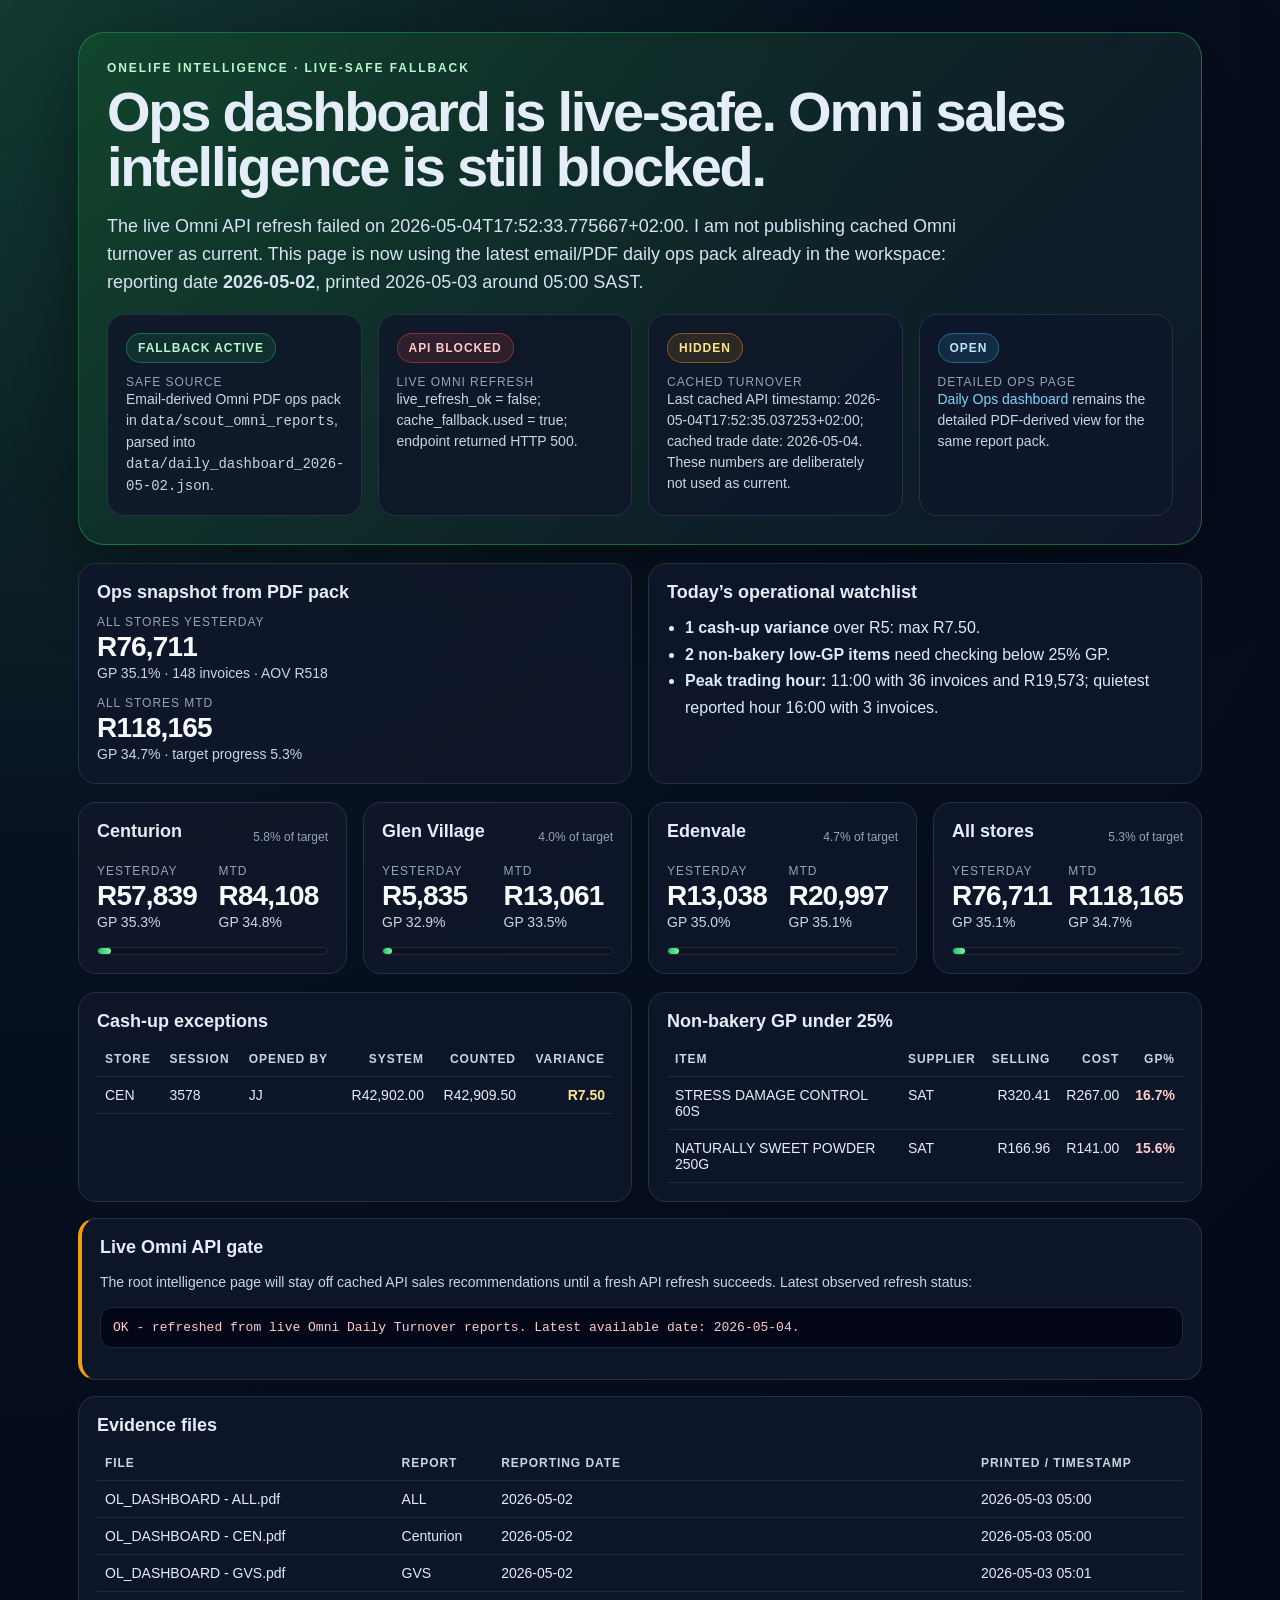
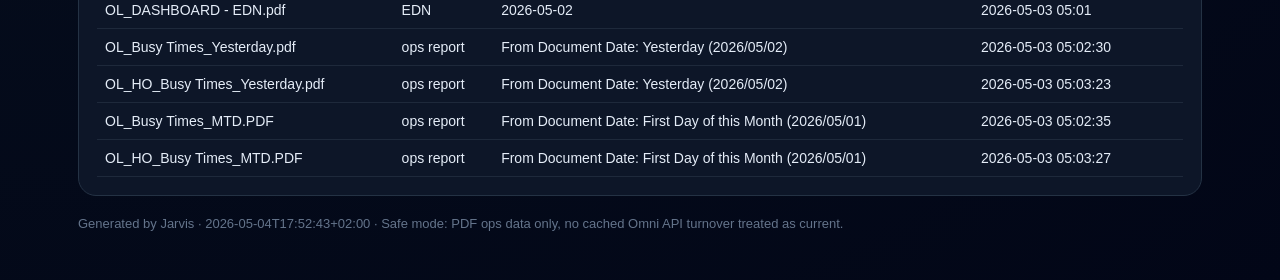
<file: backups/index-pre-v8-live-2026-05-04-1752.html>
<!doctype html>
<html lang="en">
<head>
<meta charset="utf-8" />
<meta name="viewport" content="width=device-width, initial-scale=1" />
<meta http-equiv="cache-control" content="no-store" />
<title>Onelife Intelligence | Ops fallback active</title>
<style>
:root { color-scheme: dark; --bg:#06111f; --card:#0f172a; --card2:#111c31; --muted:#94a3b8; --text:#e5edf8; --line:#243244; --red:#ef4444; --amber:#f59e0b; --green:#22c55e; --blue:#38bdf8; }
* { box-sizing:border-box }
body { margin:0; font-family:-apple-system,BlinkMacSystemFont,"Segoe UI",sans-serif; background:radial-gradient(circle at top left,#123b31 0,#07111f 38%,#020617 100%); color:var(--text); }
a { color:#7dd3fc; text-decoration:none } a:hover { text-decoration:underline }
.wrap { max-width:1160px; margin:0 auto; padding:32px 18px 52px; }
.hero { border:1px solid rgba(34,197,94,.42); background:linear-gradient(135deg,rgba(20,83,45,.55),rgba(15,23,42,.96)); border-radius:26px; padding:28px; box-shadow:0 24px 90px rgba(0,0,0,.42); }
.eyebrow { color:#bbf7d0; text-transform:uppercase; letter-spacing:.16em; font-size:12px; font-weight:850; }
h1 { margin:10px 0 10px; font-size:clamp(30px,5vw,56px); line-height:.98; letter-spacing:-.04em; }
.lead { color:#d4e2f3; font-size:18px; line-height:1.55; max-width:900px; }
.grid { display:grid; grid-template-columns:repeat(auto-fit,minmax(250px,1fr)); gap:16px; margin-top:18px; }
.card { background:rgba(15,23,42,.92); border:1px solid var(--line); border-radius:18px; padding:18px; }
.card h2,.card h3 { margin:0 0 10px; font-size:18px; }
.card-top { display:flex; align-items:center; justify-content:space-between; gap:10px; }
.card-top span { color:var(--muted); font-size:12px; }
.status { display:inline-flex; gap:8px; align-items:center; border-radius:999px; padding:7px 11px; font-size:12px; font-weight:850; text-transform:uppercase; letter-spacing:.08em; }
.bad { background:rgba(239,68,68,.15); color:#fecaca; border:1px solid rgba(239,68,68,.45); }
.warn { background:rgba(245,158,11,.13); color:#fde68a; border:1px solid rgba(245,158,11,.42); }
.good { background:rgba(34,197,94,.13); color:#bbf7d0; border:1px solid rgba(34,197,94,.42); }
.blue { background:rgba(56,189,248,.12); color:#bae6fd; border:1px solid rgba(56,189,248,.4); }
.k { color:var(--muted); font-size:12px; text-transform:uppercase; letter-spacing:.08em; margin-top:12px; }
.v,.note { color:#cbd5e1; font-size:14px; line-height:1.5; }
.big { font-size:28px; font-weight:850; color:#f8fafc; margin-top:2px; letter-spacing:-.03em; }
.metric-grid { display:grid; grid-template-columns:1fr 1fr; gap:12px; }
.bar { height:8px; background:#0b1220; border-radius:999px; overflow:hidden; margin-top:14px; border:1px solid #1f2a3b; }
.bar i { display:block; height:100%; background:linear-gradient(90deg,#22c55e,#86efac); border-radius:999px; }
.actions { margin:12px 0 0; padding-left:18px; color:#dbeafe; line-height:1.65; }
pre { white-space:pre-wrap; overflow-wrap:anywhere; background:#020617; border:1px solid #1f2937; border-radius:12px; padding:12px; color:#fecaca; font-size:13px; }
table { width:100%; border-collapse:collapse; margin-top:10px; font-size:14px; }
th,td { border-bottom:1px solid #1e293b; padding:10px 8px; text-align:left; vertical-align:top; }
th { color:#cbd5e1; font-size:12px; text-transform:uppercase; letter-spacing:.08em; }
.num { text-align:right; font-variant-numeric:tabular-nums; }
.red { color:#fecaca; font-weight:800; } .amber { color:#fde68a; font-weight:800; } .green-text { color:#bbf7d0; font-weight:800; }
.footer { color:#64748b; margin-top:20px; font-size:13px; }
.notice { margin-top:16px; border-left:4px solid var(--amber); }
@media (max-width:700px) { .metric-grid { grid-template-columns:1fr; } .wrap { padding-top:18px; } th,td { font-size:12px; padding:8px 6px; } }
</style>
</head>
<body>
<div class="wrap">
  <section class="hero">
    <div class="eyebrow">Onelife Intelligence · live-safe fallback</div>
    <h1>Ops dashboard is live-safe. Omni sales intelligence is still blocked.</h1>
    <p class="lead">The live Omni API refresh failed on 2026-05-04T17:52:33.775667+02:00. I am not publishing cached Omni turnover as current. This page is now using the latest email/PDF daily ops pack already in the workspace: reporting date <strong>2026-05-02</strong>, printed 2026-05-03 around 05:00 SAST.</p>
    <div class="grid">
      <div class="card"><span class="status good">Fallback active</span><div class="k">Safe source</div><div class="v">Email-derived Omni PDF ops pack in <code>data/scout_omni_reports</code>, parsed into <code>data/daily_dashboard_2026-05-02.json</code>.</div></div>
      <div class="card"><span class="status bad">API blocked</span><div class="k">Live Omni refresh</div><div class="v">live_refresh_ok = false; cache_fallback.used = true; endpoint returned HTTP 500.</div></div>
      <div class="card"><span class="status warn">Hidden</span><div class="k">Cached turnover</div><div class="v">Last cached API timestamp: 2026-05-04T17:52:35.037253+02:00; cached trade date: 2026-05-04. These numbers are deliberately not used as current.</div></div>
      <div class="card"><span class="status blue">Open</span><div class="k">Detailed ops page</div><div class="v"><a href="daily.html">Daily Ops dashboard</a> remains the detailed PDF-derived view for the same report pack.</div></div>
    </div>
  </section>

  <section class="grid">
    <div class="card">
      <h2>Ops snapshot from PDF pack</h2>
      <div class="k">All stores yesterday</div><div class="big">R76,711</div><div class="note">GP 35.1% · 148 invoices · AOV R518</div>
      <div class="k">All stores MTD</div><div class="big">R118,165</div><div class="note">GP 34.7% · target progress 5.3%</div>
    </div>
    <div class="card">
      <h2>Today’s operational watchlist</h2>
      <ul class="actions">
        <li><strong>1 cash-up variance</strong> over R5: max R7.50.</li>
        <li><strong>2 non-bakery low-GP items</strong> need checking below 25% GP.</li>
        <li><strong>Peak trading hour:</strong> 11:00 with 36 invoices and R19,573; quietest reported hour 16:00 with 3 invoices.</li>
      </ul>
    </div>
  </section>

  <section class="grid">
    
      <article class="card branch">
        <div class="card-top"><h3>Centurion</h3><span>5.8% of target</span></div>
        <div class="metric-grid">
          <div><div class="k">Yesterday</div><div class="big">R57,839</div><div class="note">GP 35.3%</div></div>
          <div><div class="k">MTD</div><div class="big">R84,108</div><div class="note">GP 34.8%</div></div>
        </div>
        <div class="bar"><i style="width:5.8%"></i></div>
      </article>
      <article class="card branch">
        <div class="card-top"><h3>Glen Village</h3><span>4.0% of target</span></div>
        <div class="metric-grid">
          <div><div class="k">Yesterday</div><div class="big">R5,835</div><div class="note">GP 32.9%</div></div>
          <div><div class="k">MTD</div><div class="big">R13,061</div><div class="note">GP 33.5%</div></div>
        </div>
        <div class="bar"><i style="width:4.0%"></i></div>
      </article>
      <article class="card branch">
        <div class="card-top"><h3>Edenvale</h3><span>4.7% of target</span></div>
        <div class="metric-grid">
          <div><div class="k">Yesterday</div><div class="big">R13,038</div><div class="note">GP 35.0%</div></div>
          <div><div class="k">MTD</div><div class="big">R20,997</div><div class="note">GP 35.1%</div></div>
        </div>
        <div class="bar"><i style="width:4.7%"></i></div>
      </article>
      <article class="card branch">
        <div class="card-top"><h3>All stores</h3><span>5.3% of target</span></div>
        <div class="metric-grid">
          <div><div class="k">Yesterday</div><div class="big">R76,711</div><div class="note">GP 35.1%</div></div>
          <div><div class="k">MTD</div><div class="big">R118,165</div><div class="note">GP 34.7%</div></div>
        </div>
        <div class="bar"><i style="width:5.3%"></i></div>
      </article>
  </section>

  <section class="grid">
    <div class="card">
      <h2>Cash-up exceptions</h2>
      <table><thead><tr><th>Store</th><th>Session</th><th>Opened by</th><th class="num">System</th><th class="num">Counted</th><th class="num">Variance</th></tr></thead><tbody><tr><td>CEN</td><td>3578</td><td>JJ</td><td class="num">R42,902.00</td><td class="num">R42,909.50</td><td class="num amber">R7.50</td></tr></tbody></table>
    </div>
    <div class="card">
      <h2>Non-bakery GP under 25%</h2>
      <table><thead><tr><th>Item</th><th>Supplier</th><th class="num">Selling</th><th class="num">Cost</th><th class="num">GP%</th></tr></thead><tbody><tr><td>STRESS DAMAGE CONTROL 60S</td><td>SAT</td><td class="num">R320.41</td><td class="num">R267.00</td><td class="num red">16.7%</td></tr>
<tr><td>NATURALLY SWEET POWDER 250G</td><td>SAT</td><td class="num">R166.96</td><td class="num">R141.00</td><td class="num red">15.6%</td></tr></tbody></table>
    </div>
  </section>

  <section class="card notice">
    <h2>Live Omni API gate</h2>
    <p class="v">The root intelligence page will stay off cached API sales recommendations until a fresh API refresh succeeds. Latest observed refresh status:</p>
    <pre>OK - refreshed from live Omni Daily Turnover reports. Latest available date: 2026-05-04.</pre>
  </section>

  <section class="card" style="margin-top:16px">
    <h2>Evidence files</h2>
    <table><thead><tr><th>File</th><th>Report</th><th>Reporting date</th><th>Printed / timestamp</th></tr></thead><tbody><tr><td>OL_DASHBOARD - ALL.pdf</td><td>ALL</td><td>2026-05-02</td><td>2026-05-03 05:00</td></tr>
<tr><td>OL_DASHBOARD - CEN.pdf</td><td>Centurion</td><td>2026-05-02</td><td>2026-05-03 05:00</td></tr>
<tr><td>OL_DASHBOARD - GVS.pdf</td><td>GVS</td><td>2026-05-02</td><td>2026-05-03 05:01</td></tr>
<tr><td>OL_DASHBOARD - EDN.pdf</td><td>EDN</td><td>2026-05-02</td><td>2026-05-03 05:01</td></tr>
<tr><td>OL_Busy Times_Yesterday.pdf</td><td>ops report</td><td>From Document Date: Yesterday (2026/05/02)</td><td>2026-05-03 05:02:30</td></tr>
<tr><td>OL_HO_Busy Times_Yesterday.pdf</td><td>ops report</td><td>From Document Date: Yesterday (2026/05/02)</td><td>2026-05-03 05:03:23</td></tr>
<tr><td>OL_Busy Times_MTD.PDF</td><td>ops report</td><td>From Document Date: First Day of this Month (2026/05/01)</td><td>2026-05-03 05:02:35</td></tr>
<tr><td>OL_HO_Busy Times_MTD.PDF</td><td>ops report</td><td>From Document Date: First Day of this Month (2026/05/01)</td><td>2026-05-03 05:03:27</td></tr></tbody></table>
  </section>

  <div class="footer">Generated by Jarvis · 2026-05-04T17:52:43+02:00 · Safe mode: PDF ops data only, no cached Omni API turnover treated as current.</div>
</div>
</body>
</html>
</file>
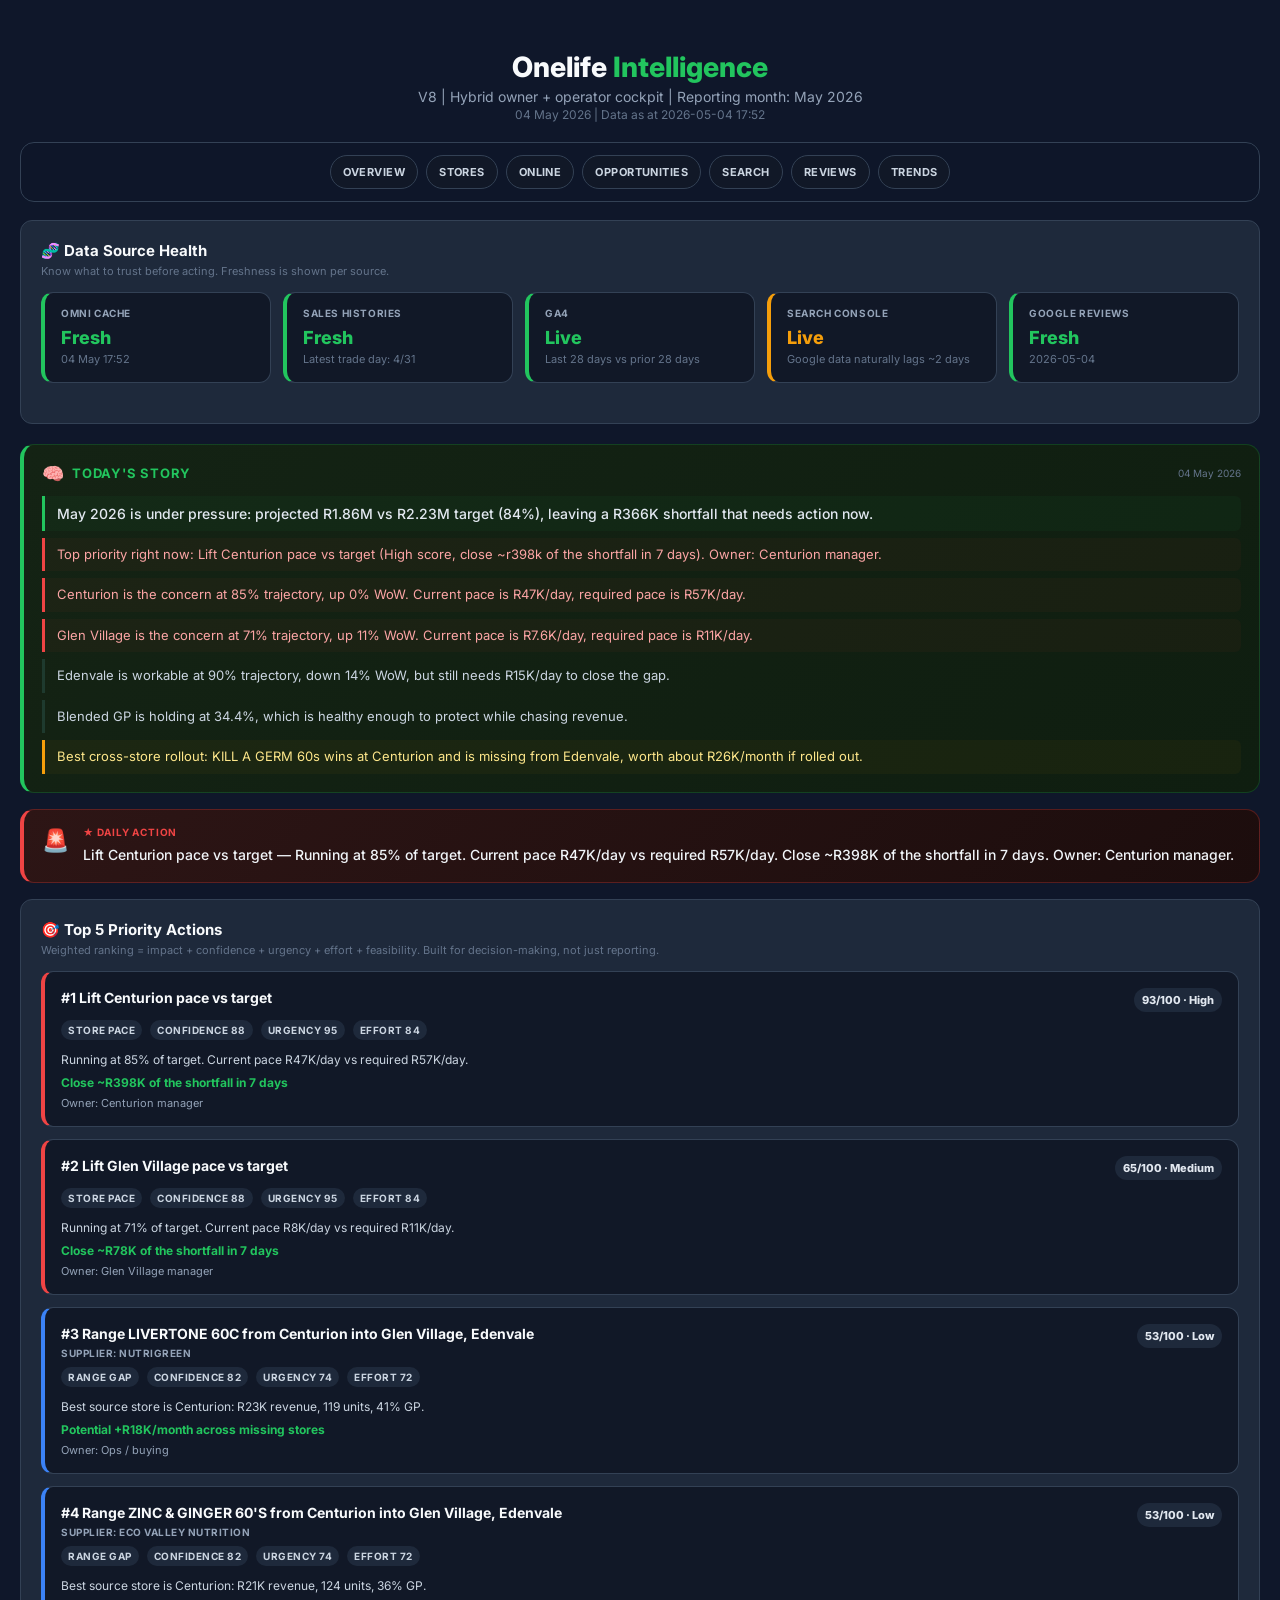
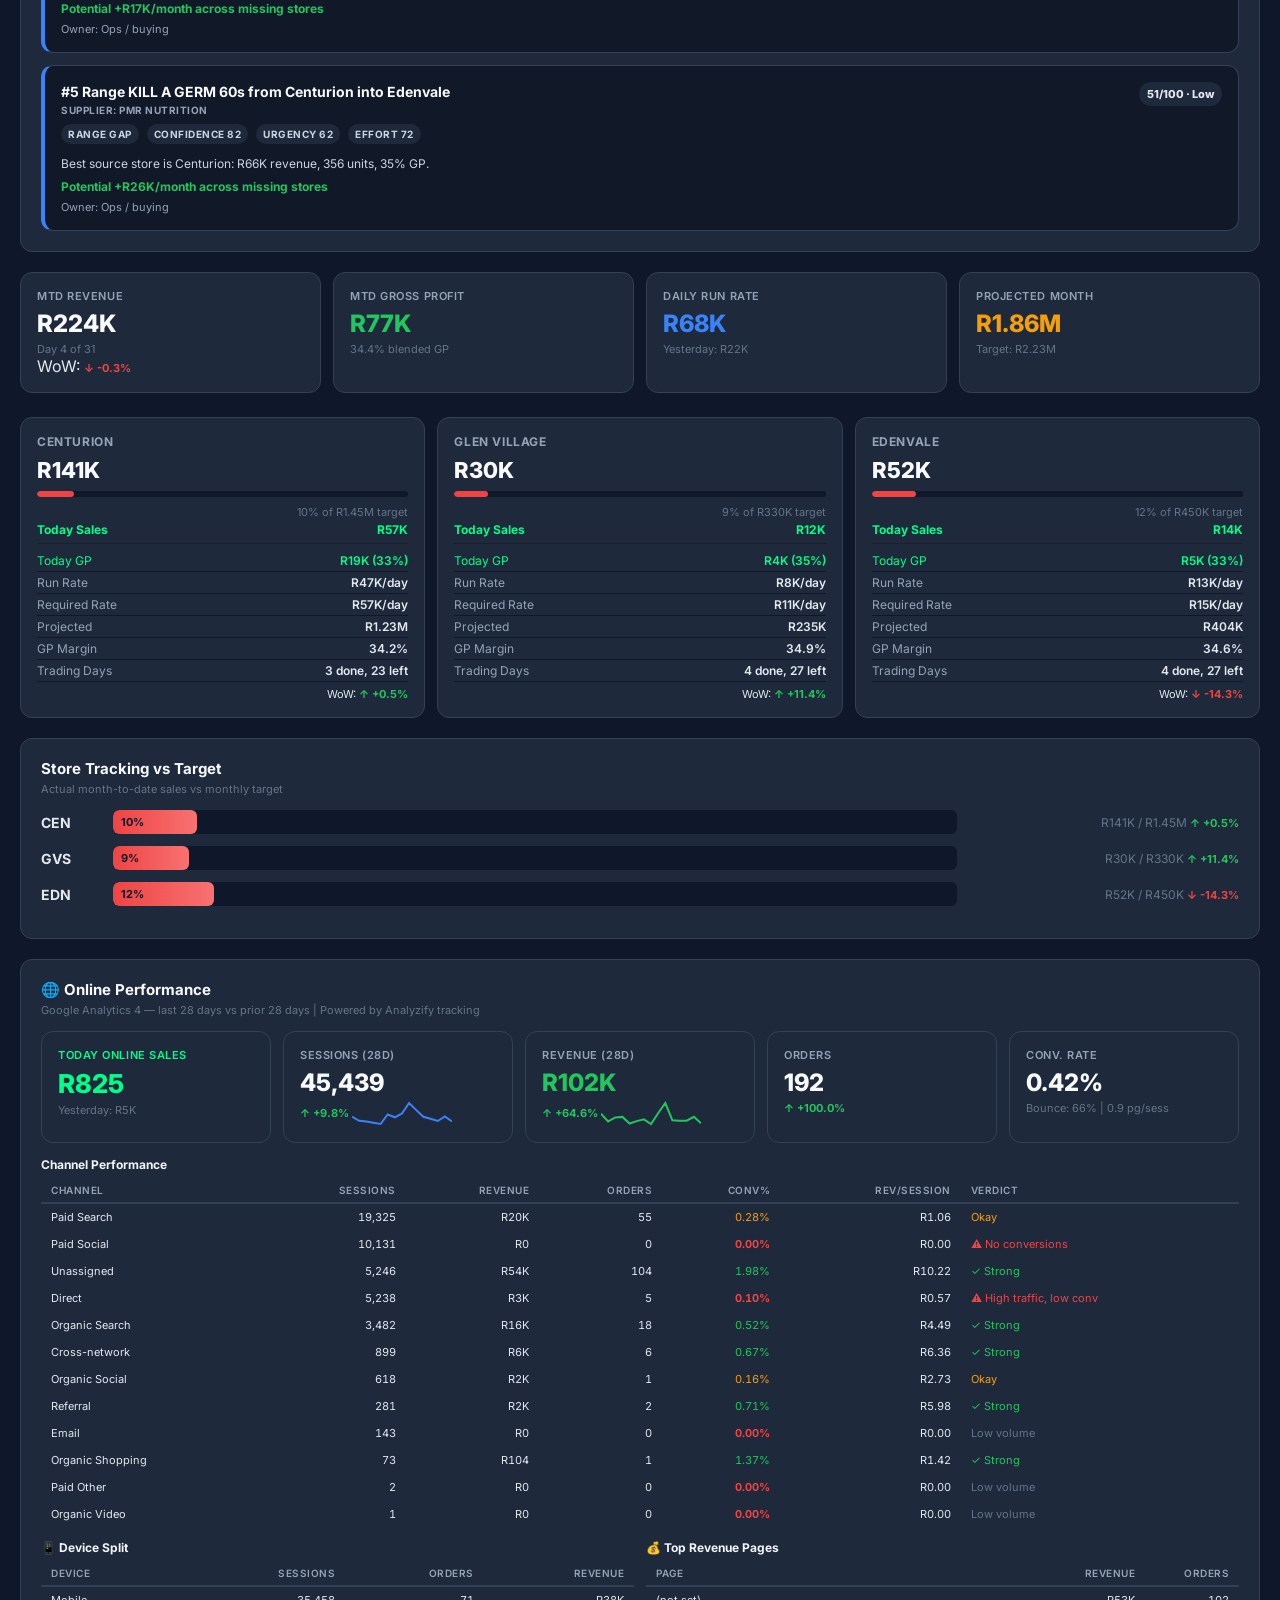
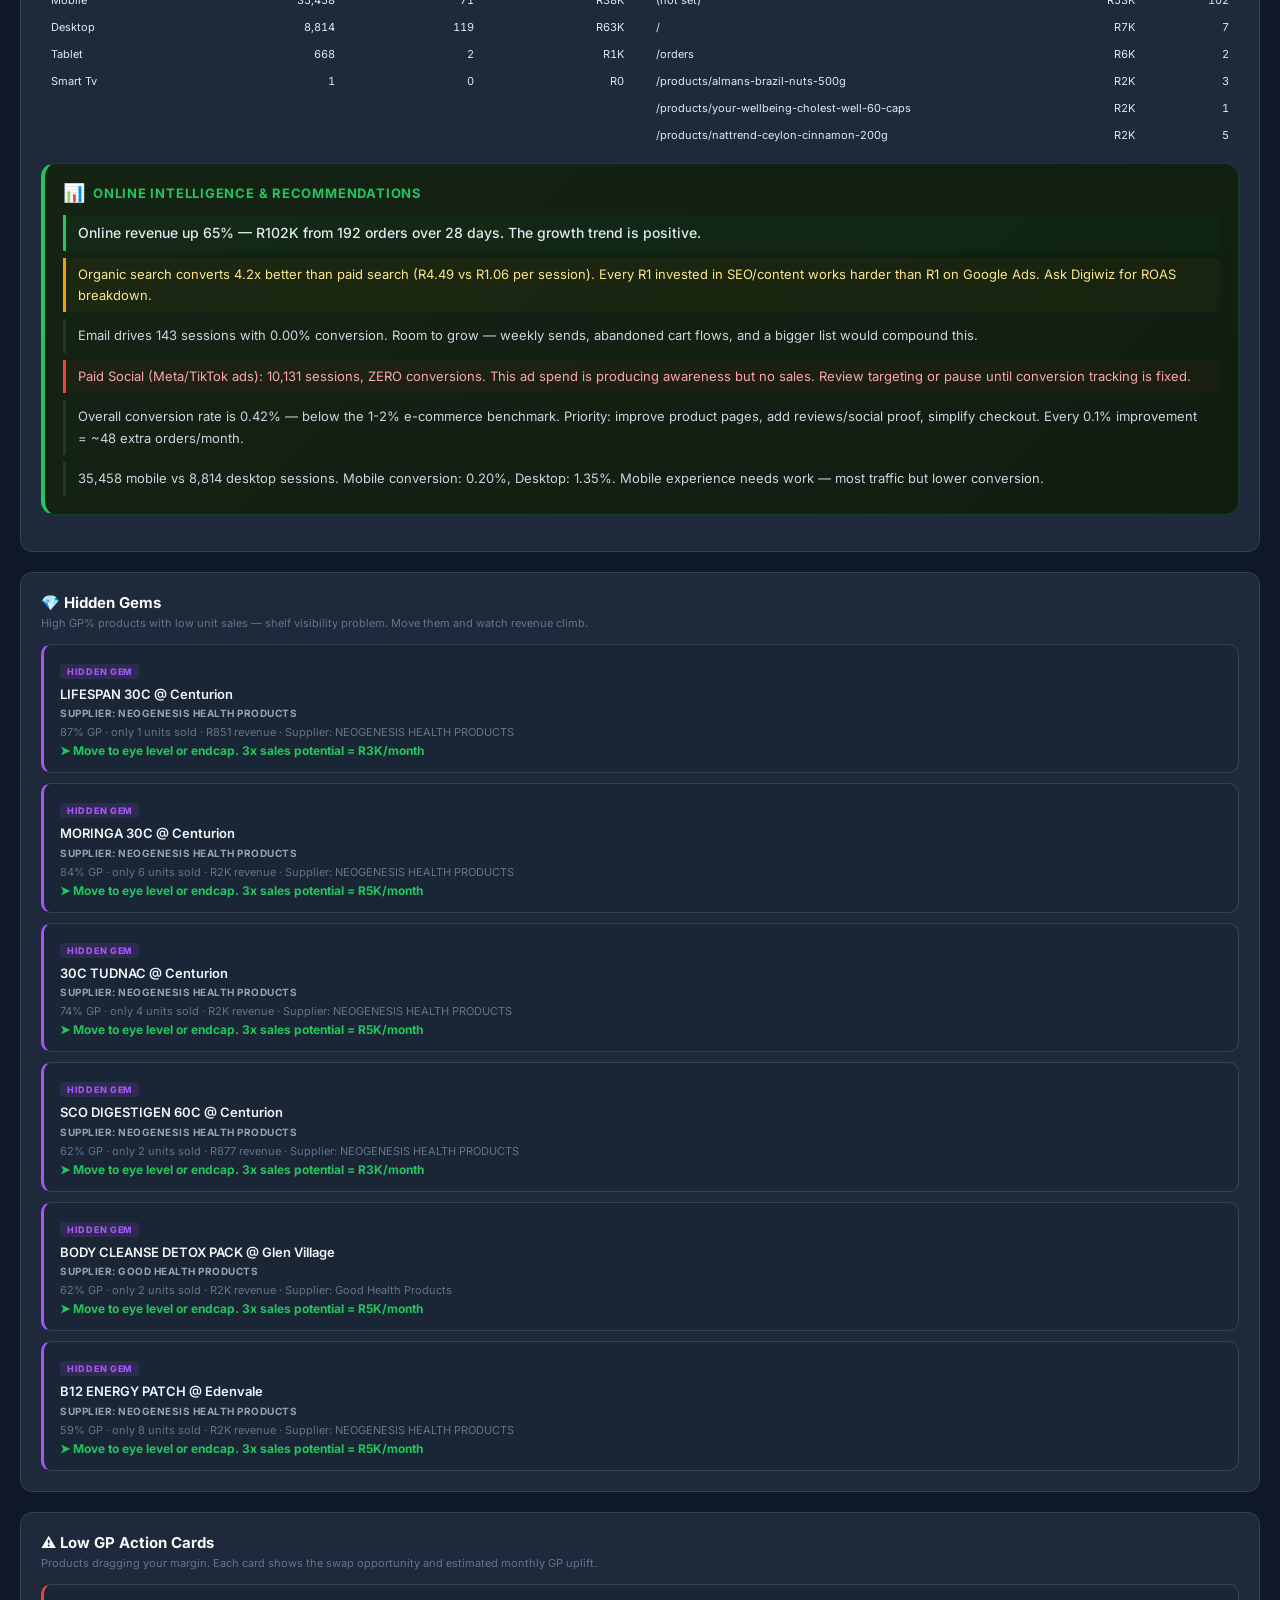
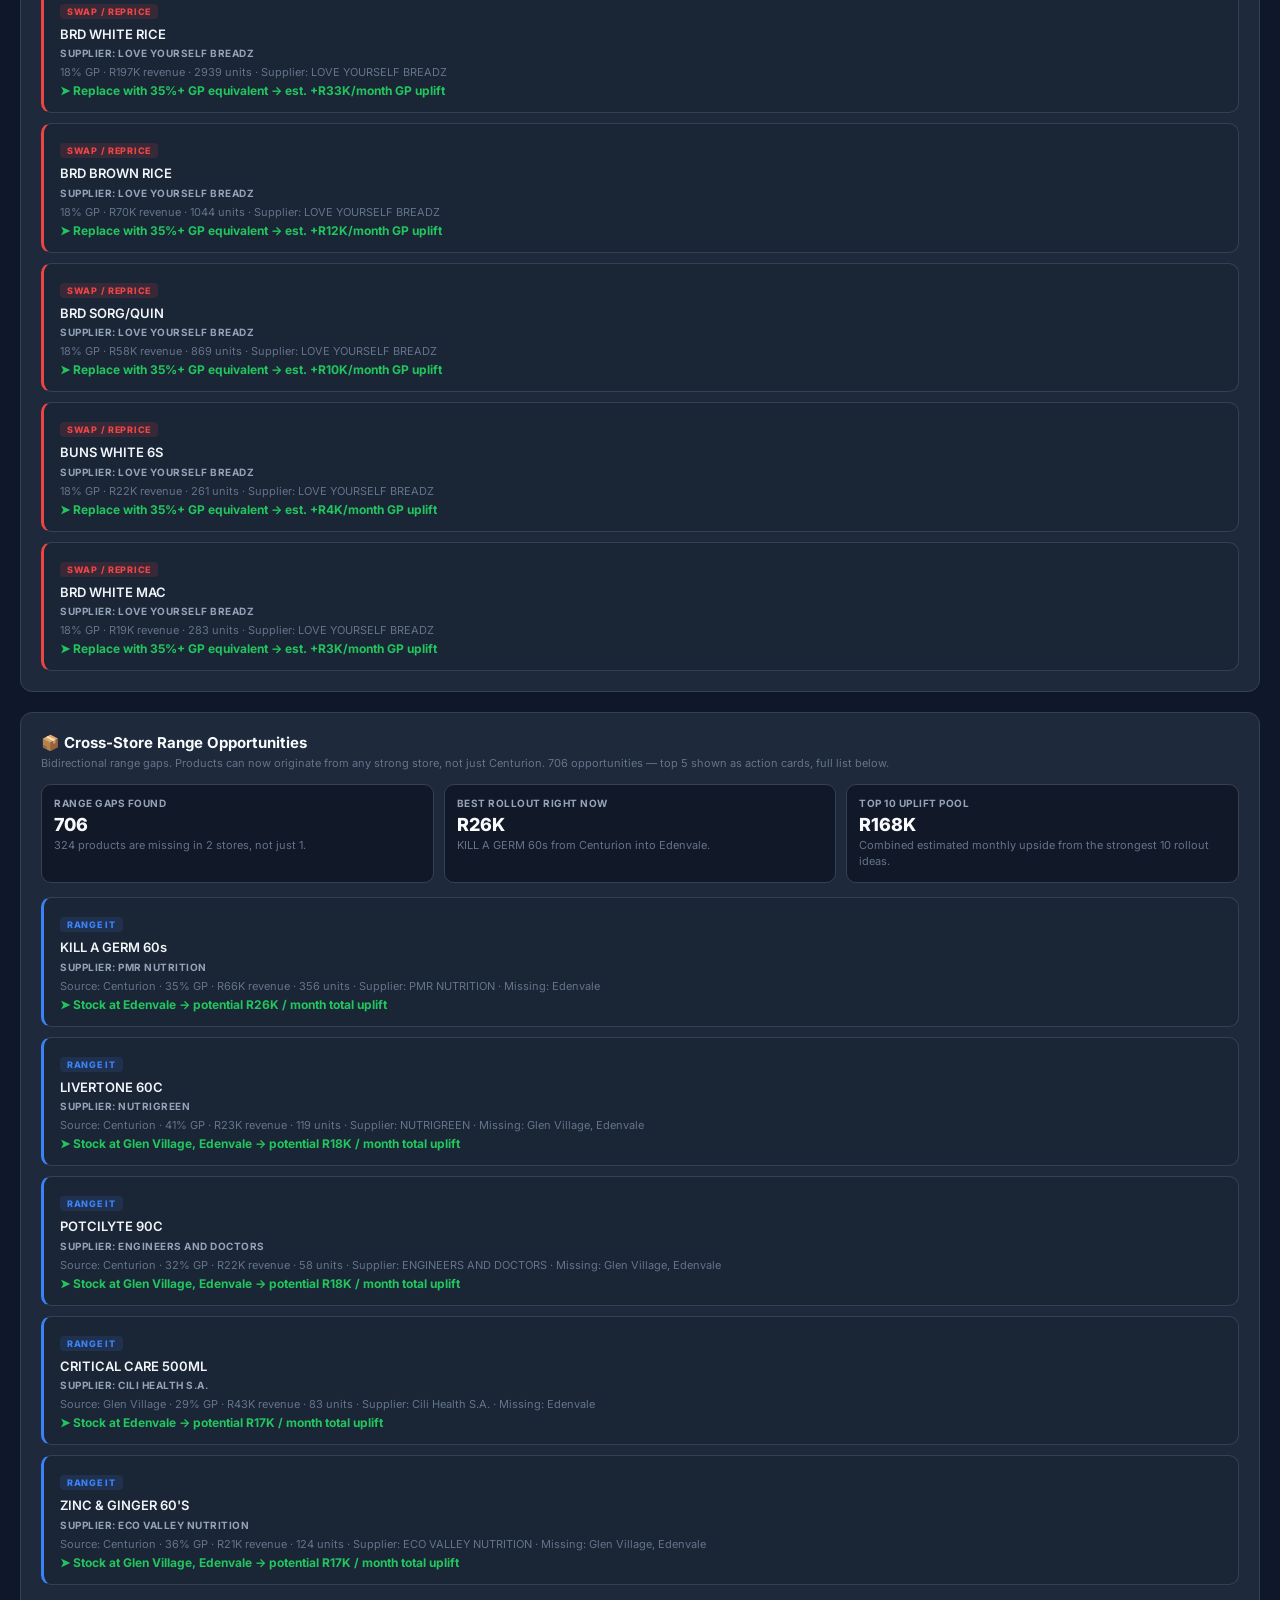
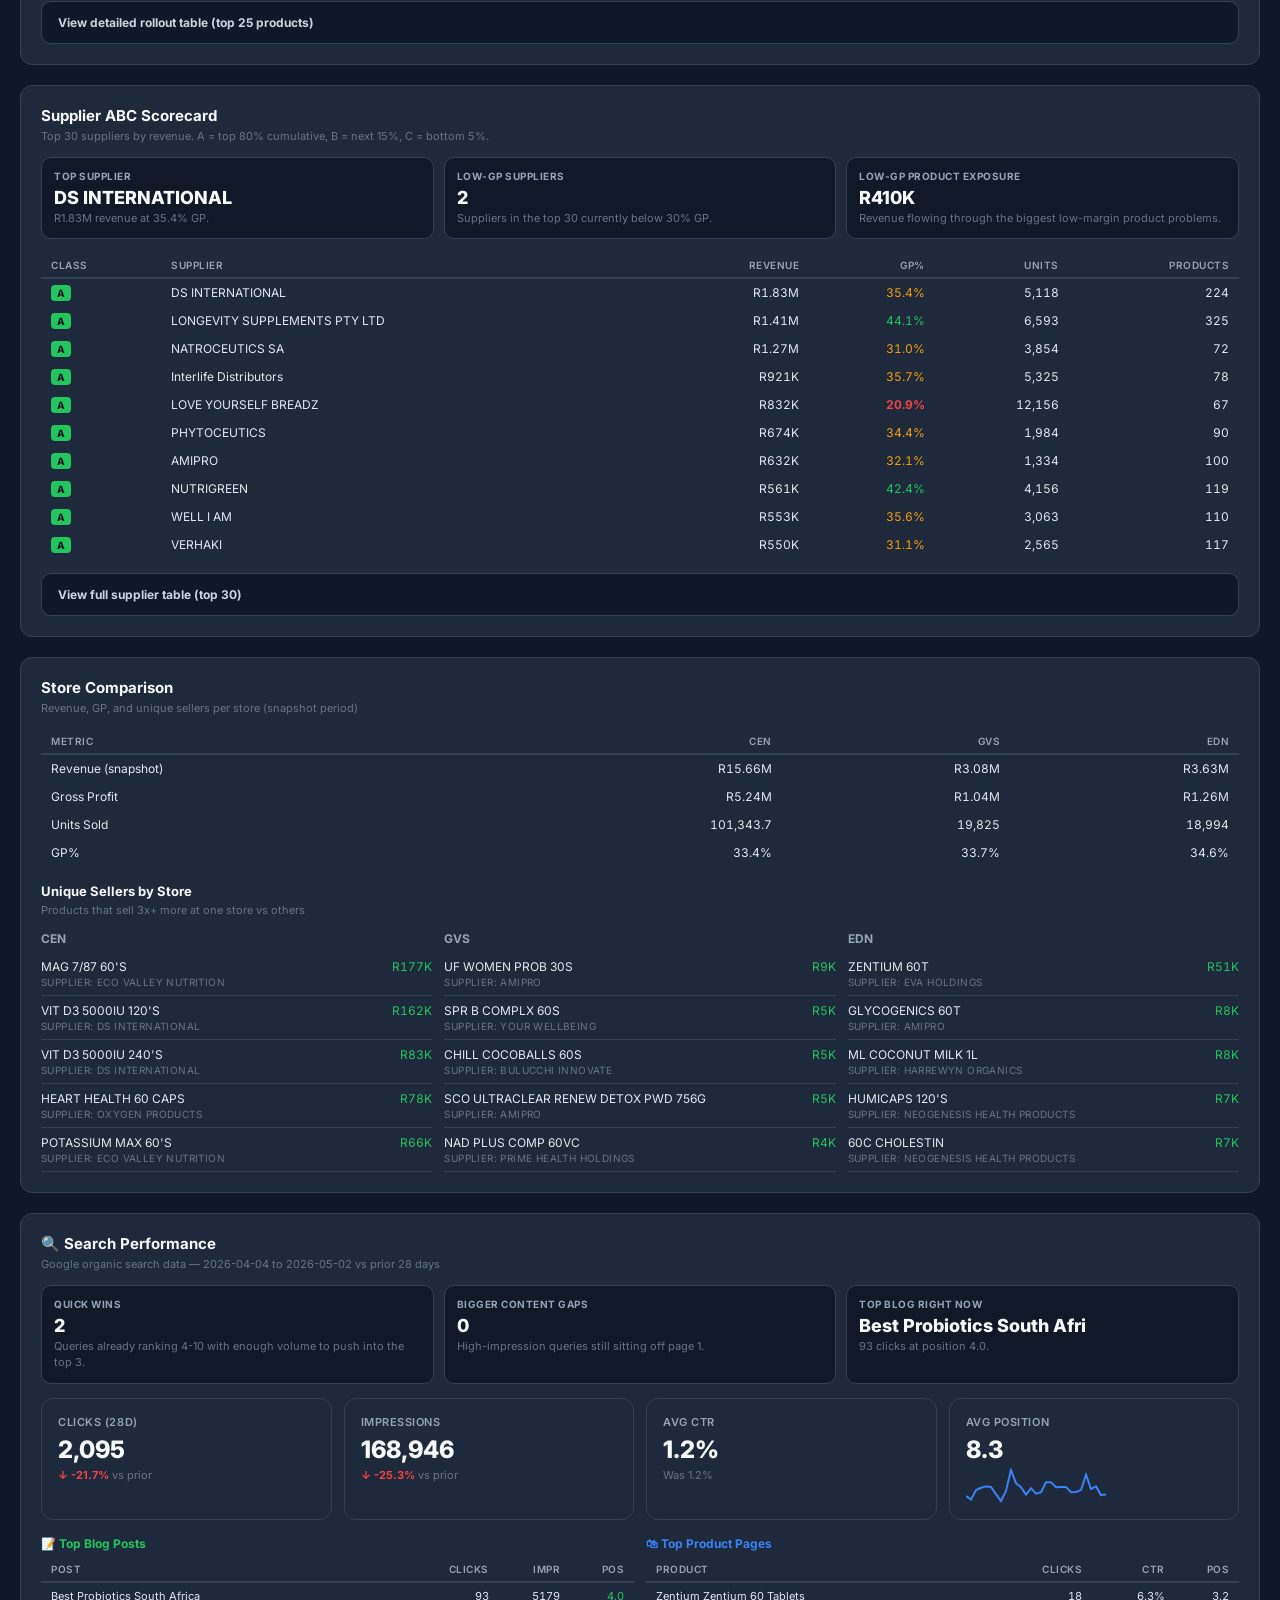
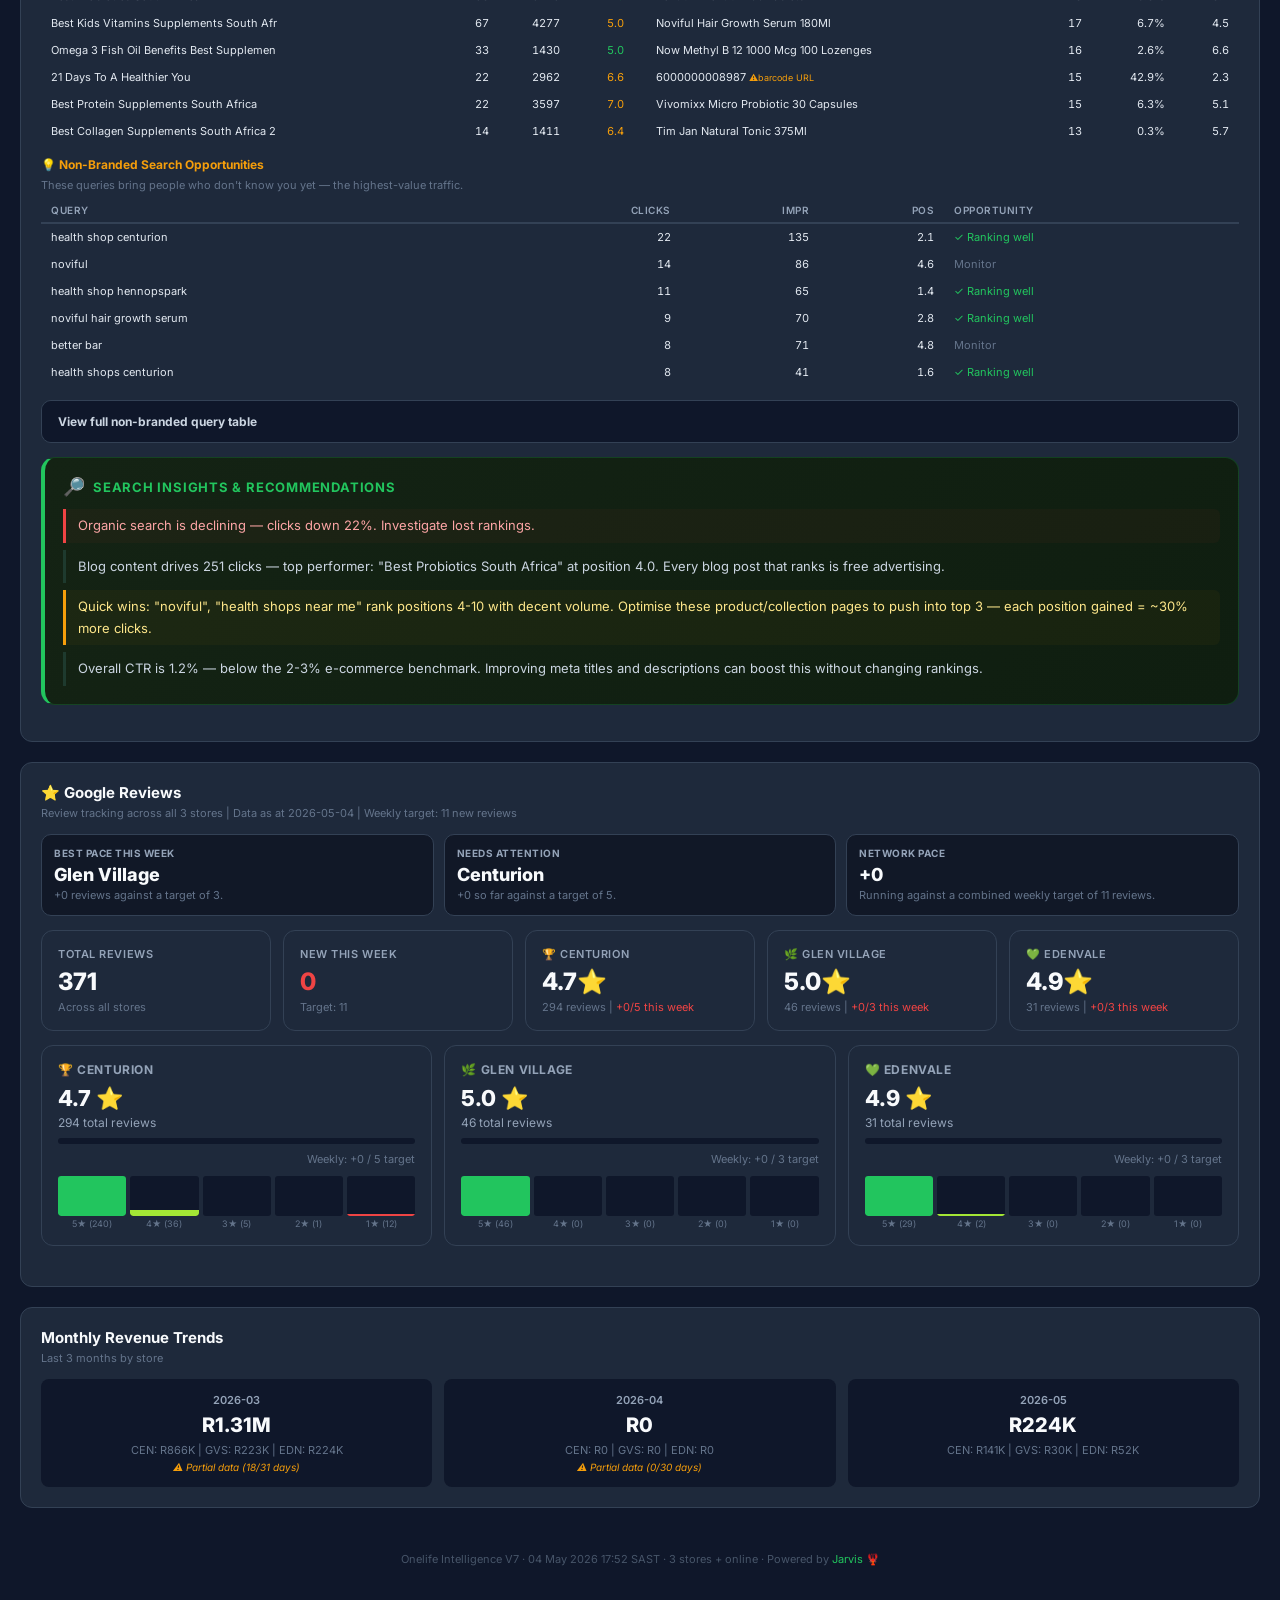
<file: backups/index-pre-v8-live-2026-05-04-1754.html>
<!DOCTYPE html>
<html lang="en"><head>
<meta charset="UTF-8"><meta name="viewport" content="width=device-width, initial-scale=1.0">
<title>Onelife Intelligence | V8 Live</title>
<link href="https://fonts.googleapis.com/css2?family=Inter:wght@400;500;600;700;800&display=swap" rel="stylesheet">
<style>

*{margin:0;padding:0;box-sizing:border-box}
html{scroll-behavior:smooth}
body{font-family:'Inter',sans-serif;background:#0f172a;color:#e2e8f0;min-height:100vh}
.container{max-width:1400px;margin:0 auto;padding:20px}
header{text-align:center;padding:30px 0 20px}
header h1{font-size:28px;font-weight:800;color:#f8fafc}
header h1 span{color:#22c55e}
header .sub{color:#94a3b8;font-size:14px;margin-top:4px}
header .date{color:#64748b;font-size:12px;margin-top:2px}

.topnav{position:sticky;top:0;z-index:30;display:flex;flex-wrap:wrap;gap:8px;justify-content:center;padding:12px;margin:0 0 18px;background:rgba(15,23,42,.92);backdrop-filter:blur(10px);border:1px solid #334155;border-radius:14px}
.jump-btn{display:inline-flex;align-items:center;gap:6px;padding:9px 12px;border-radius:999px;background:#111827;border:1px solid #334155;color:#cbd5e1;text-decoration:none;font-size:11px;font-weight:700;text-transform:uppercase;letter-spacing:.04em}
.jump-btn:hover{background:#1e293b;border-color:#22c55e;color:#f8fafc}
.section-anchor{scroll-margin-top:88px}

.mini-strip{display:grid;grid-template-columns:repeat(auto-fit,minmax(160px,1fr));gap:10px;margin-bottom:14px}
.mini-card{background:#111827;border:1px solid #334155;border-radius:10px;padding:12px}
.mini-card .k{color:#94a3b8;font-size:10px;font-weight:700;text-transform:uppercase;letter-spacing:.05em;margin-bottom:5px}
.mini-card .v{color:#f8fafc;font-size:18px;font-weight:800}
.mini-card .n{color:#64748b;font-size:11px;line-height:1.45;margin-top:3px}

.collapse{margin-top:14px;border:1px solid #334155;border-radius:10px;background:#111827;overflow:hidden}
.collapse summary{cursor:pointer;list-style:none;padding:13px 16px;font-size:12px;font-weight:700;color:#cbd5e1;background:#0f172a}
.collapse summary::-webkit-details-marker{display:none}
.collapse[open] summary{border-bottom:1px solid #334155}
.collapse .collapse-body{padding:0 0 4px}

.kpi-strip{display:grid;grid-template-columns:repeat(auto-fit,minmax(160px,1fr));gap:12px;margin-bottom:24px}
.kpi{background:#1e293b;border:1px solid #334155;border-radius:12px;padding:16px}
.kpi .label{color:#94a3b8;font-size:11px;font-weight:600;text-transform:uppercase;letter-spacing:.05em}
.kpi .val{font-size:24px;font-weight:800;color:#f8fafc;margin:6px 0 4px}
.kpi .note{color:#64748b;font-size:11px}
.green{color:#22c55e!important} .red{color:#ef4444!important} .blue{color:#3b82f6!important} .yellow{color:#f59e0b!important} .grey{color:#94a3b8!important}

.card{background:#1e293b;border:1px solid #334155;border-radius:12px;padding:20px;margin-bottom:20px;overflow-x:auto}
.card h3{color:#f8fafc;font-size:15px;margin-bottom:4px}
.card .desc{color:#64748b;font-size:11px;margin-bottom:14px}

.narrative{background:linear-gradient(135deg,#1e293b,#1a2332);border:1px solid #334155;border-left:4px solid #22c55e;border-radius:12px;padding:20px;margin-bottom:20px}
.narrative h3{color:#22c55e;font-size:13px;margin-bottom:10px}
.narrative p{line-height:1.7;color:#cbd5e1;font-size:13px}

/* Store Detail Cards */
.store-grid{display:grid;grid-template-columns:repeat(3,1fr);gap:12px;margin-bottom:20px}
.store-card{background:#1e293b;border:1px solid #334155;border-radius:12px;padding:16px}
.store-card .sname{font-size:12px;font-weight:700;color:#94a3b8;text-transform:uppercase;letter-spacing:.05em;margin-bottom:8px}
.store-card .srev{font-size:22px;font-weight:800;color:#f8fafc;margin-bottom:4px}
.store-card .srow{display:flex;justify-content:space-between;font-size:12px;color:#94a3b8;padding:3px 0;border-bottom:1px solid #0f172a}
.store-card .srow .sv{color:#e2e8f0;font-weight:600}
.store-card .bar-mini{background:#0f172a;border-radius:4px;height:6px;margin:8px 0;overflow:hidden}
.store-card .bar-fill{height:100%;border-radius:4px}
.bar-fill.ok{background:#22c55e} .bar-fill.warn{background:#f59e0b} .bar-fill.bad{background:#ef4444}
.store-card .spct{font-size:11px;color:#64748b;text-align:right}
.store-card .highlight{color:#22c55e;font-weight:700}
.store-card .alert{color:#ef4444;font-weight:700}

.progress-row{display:flex;align-items:center;margin-bottom:12px}
.progress-row .sn{width:60px;font-weight:700;font-size:14px}
.progress-row .bar-wrap{flex:1;background:#0f172a;border-radius:6px;height:24px;margin:0 12px;overflow:hidden}
.progress-row .bar{height:100%;border-radius:6px;display:flex;align-items:center;padding-left:8px;font-size:11px;font-weight:700;color:#0f172a}
.bar.ok{background:linear-gradient(90deg,#22c55e,#4ade80)}
.bar.warn{background:linear-gradient(90deg,#f59e0b,#fbbf24)}
.bar.bad{background:linear-gradient(90deg,#ef4444,#f87171)}
.progress-row .spark{width:130px;text-align:center}
.progress-row .tgt{width:140px;text-align:right;color:#64748b;font-size:12px}

table{width:100%;border-collapse:collapse;font-size:12px}
th{text-align:left;color:#94a3b8;font-weight:600;font-size:10px;text-transform:uppercase;letter-spacing:.05em;padding:6px 10px;border-bottom:2px solid #334155}
td{padding:6px 10px;border-bottom:1px solid #1e293b22}
.card table tr:hover{background:#0f172a}
.num{text-align:right;font-variant-numeric:tabular-nums}
.miss{color:#ef4444;font-weight:600}
.gph{color:#22c55e} .gpm{color:#f59e0b} .gpl{color:#ef4444;font-weight:700}

.abc-a{background:#22c55e;color:#0f172a;padding:2px 6px;border-radius:4px;font-weight:800;font-size:10px}
.abc-b{background:#3b82f6;color:#f8fafc;padding:2px 6px;border-radius:4px;font-weight:800;font-size:10px}
.abc-c{background:#64748b;color:#f8fafc;padding:2px 6px;border-radius:4px;font-weight:800;font-size:10px}

.ugrid{display:grid;grid-template-columns:repeat(3,1fr);gap:12px}
.ustore h4{color:#94a3b8;font-size:12px;margin-bottom:6px}
.uitem{padding:7px 0;border-bottom:1px solid #334155;font-size:12px;display:flex;justify-content:space-between;gap:10px;align-items:flex-start}
.uitem-main{display:flex;flex-direction:column;gap:2px;min-width:0}
.uitem-name{color:#e2e8f0}
.uitem-supplier{color:#64748b;font-size:10px;text-transform:uppercase;letter-spacing:.04em}
.uitem .num{color:#22c55e;white-space:nowrap}
.dim{color:#475569}

.mgrid{display:grid;grid-template-columns:repeat(3,1fr);gap:12px;text-align:center}
.mcard{background:#0f172a;border-radius:8px;padding:14px}
.mcard .mo{color:#94a3b8;font-size:11px;font-weight:600}
.mcard .tot{font-size:20px;font-weight:800;color:#f8fafc;margin:6px 0}
.mcard .bd{font-size:11px;color:#64748b}
.mcard .incomplete{color:#f59e0b;font-size:10px;font-style:italic;margin-top:4px}

.data-warning{background:#1e293b;border:1px solid #f59e0b;border-radius:8px;padding:12px;margin-bottom:16px;font-size:12px;color:#fbbf24;display:flex;align-items:center;gap:8px}
.data-warning .icon{font-size:16px}

.source-strip{display:grid;grid-template-columns:repeat(auto-fit,minmax(170px,1fr));gap:12px;margin-bottom:20px}
.source-card{background:#111827;border:1px solid #334155;border-radius:12px;padding:14px 16px}
.source-card.good{border-left:4px solid #22c55e}.source-card.warn{border-left:4px solid #f59e0b}.source-card.bad{border-left:4px solid #ef4444}
.source-card .label{color:#94a3b8;font-size:10px;font-weight:700;text-transform:uppercase;letter-spacing:.06em;margin-bottom:8px}
.source-card .status{font-size:18px;font-weight:800;color:#f8fafc;margin-bottom:4px}
.source-card.good .status{color:#22c55e}.source-card.warn .status{color:#f59e0b}.source-card.bad .status{color:#ef4444}
.source-card .note{font-size:11px;color:#64748b;line-height:1.45}

/* Today's Story */
.story-card{background:linear-gradient(135deg,#142314,#0f1e10);border:1px solid #22c55e33;border-left:4px solid #22c55e;border-radius:14px;padding:18px;margin-bottom:16px}
.story-header{display:flex;align-items:center;gap:8px;margin-bottom:12px}
.story-title{color:#22c55e;font-size:13px;font-weight:700;text-transform:uppercase;letter-spacing:.06em}
.story-date{color:#64748b;font-size:10px;margin-left:auto}
.story-sentences{display:flex;flex-direction:column;gap:7px}
.story-sentence{color:#cbd5e1;font-size:13px;line-height:1.65;padding:6px 12px;border-left:3px solid #1e3a2e;border-radius:0 6px 6px 0}
.story-sentence.lead{color:#e2e8f0;font-size:14px;font-weight:500;border-left-color:#22c55e;background:#22c55e0a}
.story-sentence.alert-sentence{border-left-color:#ef4444;color:#fca5a5;background:#ef44440a}
.story-sentence.opp-sentence{border-left-color:#f59e0b;color:#fde68a;background:#f59e0b0a}

/* Daily Action */
.daily-action{border-radius:14px;padding:16px 18px;margin-bottom:16px;display:flex;align-items:flex-start;gap:14px}
.daily-action.urgent{background:linear-gradient(135deg,#2d1515,#1c0d0d);border:1px solid #ef444444;border-left:4px solid #ef4444}
.daily-action.opportunity{background:linear-gradient(135deg,#0e1e3a,#091525);border:1px solid #3b82f644;border-left:4px solid #3b82f6}
.daily-action.margin{background:linear-gradient(135deg,#1e1a0a,#150f05);border:1px solid #f59e0b44;border-left:4px solid #f59e0b}
.da-icon{font-size:22px;flex-shrink:0;margin-top:1px}
.da-label{font-size:10px;font-weight:700;text-transform:uppercase;letter-spacing:.08em;margin-bottom:5px}
.urgent .da-label{color:#ef4444}.opportunity .da-label{color:#3b82f6}.margin .da-label{color:#f59e0b}
.da-text{color:#f1f5f9;font-size:14px;line-height:1.65;font-weight:500}

/* Priority actions */
.priority-list{display:flex;flex-direction:column;gap:12px}
.priority-item{background:#111827;border:1px solid #334155;border-radius:12px;padding:16px}
.priority-item.urgent{border-left:4px solid #ef4444}.priority-item.opportunity{border-left:4px solid #3b82f6}.priority-item.margin{border-left:4px solid #f59e0b}
.priority-head{display:flex;justify-content:space-between;align-items:flex-start;gap:10px;margin-bottom:8px}
.priority-title{font-size:14px;font-weight:700;color:#f8fafc;line-height:1.4}
.priority-supplier{font-size:10px;color:#94a3b8;font-weight:700;text-transform:uppercase;letter-spacing:.05em;margin-top:3px}
.priority-score{font-size:11px;font-weight:800;padding:5px 8px;border-radius:999px;background:#1e293b;color:#e2e8f0;white-space:nowrap}
.priority-meta{display:flex;flex-wrap:wrap;gap:8px;margin:8px 0 10px}
.meta-pill{font-size:10px;font-weight:700;padding:4px 7px;border-radius:999px;background:#1e293b;color:#cbd5e1;text-transform:uppercase;letter-spacing:.05em}
.priority-summary{font-size:12px;color:#cbd5e1;line-height:1.6;margin-bottom:6px}
.priority-impact{font-size:12px;color:#22c55e;font-weight:700}
.priority-owner{font-size:11px;color:#94a3b8;margin-top:6px}

/* Action Cards (low GP / hidden gems) */
.action-cards{display:flex;flex-direction:column;gap:10px}
.action-card{border-radius:10px;padding:14px 16px;border:1px solid #334155;background:#1a2535}
.action-card.swap{border-left:3px solid #ef4444}
.action-card.gem{border-left:3px solid #a855f7}
.action-card.range{border-left:3px solid #3b82f6}
.ac-badge{display:inline-block;font-size:9px;font-weight:800;text-transform:uppercase;letter-spacing:.08em;padding:2px 7px;border-radius:4px;margin-bottom:6px}
.ac-badge.swap{background:#ef444422;color:#ef4444}.ac-badge.gem{background:#a855f722;color:#a855f7}.ac-badge.range{background:#3b82f622;color:#3b82f6}
.ac-title{color:#f1f5f9;font-size:13px;font-weight:600;line-height:1.5;margin-bottom:4px}
.ac-supplier{color:#94a3b8;font-size:10px;font-weight:700;text-transform:uppercase;letter-spacing:.05em;margin-top:-1px;margin-bottom:6px}
.ac-meta{color:#64748b;font-size:11px}
.ac-uplift{color:#22c55e;font-weight:700;font-size:12px;margin-top:4px}

/* WoW badge in store card */
.store-wow{text-align:right;margin-top:5px;font-size:11px}

footer{text-align:center;padding:24px 0;color:#475569;font-size:11px}
footer .lo{color:#22c55e}

@media(max-width:768px){
.kpi-strip{grid-template-columns:repeat(2,1fr)}
.ugrid,.mgrid,.store-grid{grid-template-columns:1fr}
.progress-row .spark{display:none}
div[style*="grid-template-columns:1fr 1fr"]{grid-template-columns:1fr!important}
}

</style></head><body><div class="container">
<header><h1>Onelife <span>Intelligence</span></h1>
<div class="sub">V8 | Hybrid owner + operator cockpit | Reporting month: May 2026</div>
<div class="date">04 May 2026 | Data as at 2026-05-04 17:52</div>
</header>
<div class="topnav">
<a class="jump-btn" href="#overview">Overview</a>
<a class="jump-btn" href="#stores">Stores</a>
<a class="jump-btn" href="#online">Online</a>
<a class="jump-btn" href="#opportunities">Opportunities</a>
<a class="jump-btn" href="#search">Search</a>
<a class="jump-btn" href="#reviews">Reviews</a>
<a class="jump-btn" href="#trends">Trends</a>
</div>
<div id="overview" class="section-anchor"></div>
<div class="card"><h3>&#x1f9ec; Data Source Health</h3><div class="desc">Know what to trust before acting. Freshness is shown per source.</div>
<div class="source-strip">
<div class="source-card good">
<div class="label">Omni Cache</div>
<div class="status">Fresh</div>
<div class="note">04 May 17:52</div>
</div>
<div class="source-card good">
<div class="label">Sales Histories</div>
<div class="status">Fresh</div>
<div class="note">Latest trade day: 4/31</div>
</div>
<div class="source-card good">
<div class="label">GA4</div>
<div class="status">Live</div>
<div class="note">Last 28 days vs prior 28 days</div>
</div>
<div class="source-card warn">
<div class="label">Search Console</div>
<div class="status">Live</div>
<div class="note">Google data naturally lags ~2 days</div>
</div>
<div class="source-card good">
<div class="label">Google Reviews</div>
<div class="status">Fresh</div>
<div class="note">2026-05-04</div>
</div>
</div></div>
<div class="story-card">
<div class="story-header"><span style="font-size:18px">&#x1f9e0;</span><span class="story-title">Today's Story</span><span class="story-date">04 May 2026</span></div>
<div class="story-sentences">
<div class="story-sentence lead">May 2026 is under pressure: projected R1.86M vs R2.23M target (84%), leaving a R366K shortfall that needs action now.</div>
<div class="story-sentence alert-sentence">Top priority right now: Lift Centurion pace vs target (High score, close ~r398k of the shortfall in 7 days). Owner: Centurion manager.</div>
<div class="story-sentence alert-sentence">Centurion is the concern at 85% trajectory, up 0% WoW. Current pace is R47K/day, required pace is R57K/day.</div>
<div class="story-sentence alert-sentence">Glen Village is the concern at 71% trajectory, up 11% WoW. Current pace is R7.6K/day, required pace is R11K/day.</div>
<div class="story-sentence">Edenvale is workable at 90% trajectory, down 14% WoW, but still needs R15K/day to close the gap.</div>
<div class="story-sentence">Blended GP is holding at 34.4%, which is healthy enough to protect while chasing revenue.</div>
<div class="story-sentence opp-sentence">Best cross-store rollout: KILL A GERM 60s wins at Centurion and is missing from Edenvale, worth about R26K/month if rolled out.</div>
</div></div>
<div class="daily-action urgent">
<div class="da-icon">&#x1f6a8;</div>
<div class="da-body">
<div class="da-label">&#x2605; Daily Action</div>
<div class="da-text">Lift Centurion pace vs target — Running at 85% of target. Current pace R47K/day vs required R57K/day. Close ~R398K of the shortfall in 7 days. Owner: Centurion manager.</div>
</div></div>
<div class="card"><h3>&#x1f3af; Top 5 Priority Actions</h3><div class="desc">Weighted ranking = impact + confidence + urgency + effort + feasibility. Built for decision-making, not just reporting.</div>
<div class="priority-list">
<div class="priority-item urgent">
<div class="priority-head">
<div>
<div class="priority-title">#1 Lift Centurion pace vs target</div>
</div>
<div class="priority-score">93/100 · High</div>
</div>
<div class="priority-meta">
<span class="meta-pill">Store pace</span>
<span class="meta-pill">Confidence 88</span>
<span class="meta-pill">Urgency 95</span>
<span class="meta-pill">Effort 84</span>
</div>
<div class="priority-summary">Running at 85% of target. Current pace R47K/day vs required R57K/day.</div>
<div class="priority-impact">Close ~R398K of the shortfall in 7 days</div>
<div class="priority-owner">Owner: Centurion manager</div>
</div>
<div class="priority-item urgent">
<div class="priority-head">
<div>
<div class="priority-title">#2 Lift Glen Village pace vs target</div>
</div>
<div class="priority-score">65/100 · Medium</div>
</div>
<div class="priority-meta">
<span class="meta-pill">Store pace</span>
<span class="meta-pill">Confidence 88</span>
<span class="meta-pill">Urgency 95</span>
<span class="meta-pill">Effort 84</span>
</div>
<div class="priority-summary">Running at 71% of target. Current pace R8K/day vs required R11K/day.</div>
<div class="priority-impact">Close ~R78K of the shortfall in 7 days</div>
<div class="priority-owner">Owner: Glen Village manager</div>
</div>
<div class="priority-item opportunity">
<div class="priority-head">
<div>
<div class="priority-title">#3 Range LIVERTONE 60C from Centurion into Glen Village, Edenvale</div>
<div class="priority-supplier">Supplier: NUTRIGREEN</div>
</div>
<div class="priority-score">53/100 · Low</div>
</div>
<div class="priority-meta">
<span class="meta-pill">Range gap</span>
<span class="meta-pill">Confidence 82</span>
<span class="meta-pill">Urgency 74</span>
<span class="meta-pill">Effort 72</span>
</div>
<div class="priority-summary">Best source store is Centurion: R23K revenue, 119 units, 41% GP.</div>
<div class="priority-impact">Potential +R18K/month across missing stores</div>
<div class="priority-owner">Owner: Ops / buying</div>
</div>
<div class="priority-item opportunity">
<div class="priority-head">
<div>
<div class="priority-title">#4 Range ZINC &amp; GINGER 60'S from Centurion into Glen Village, Edenvale</div>
<div class="priority-supplier">Supplier: ECO VALLEY NUTRITION</div>
</div>
<div class="priority-score">53/100 · Low</div>
</div>
<div class="priority-meta">
<span class="meta-pill">Range gap</span>
<span class="meta-pill">Confidence 82</span>
<span class="meta-pill">Urgency 74</span>
<span class="meta-pill">Effort 72</span>
</div>
<div class="priority-summary">Best source store is Centurion: R21K revenue, 124 units, 36% GP.</div>
<div class="priority-impact">Potential +R17K/month across missing stores</div>
<div class="priority-owner">Owner: Ops / buying</div>
</div>
<div class="priority-item opportunity">
<div class="priority-head">
<div>
<div class="priority-title">#5 Range KILL A GERM 60s from Centurion into Edenvale</div>
<div class="priority-supplier">Supplier: PMR NUTRITION</div>
</div>
<div class="priority-score">51/100 · Low</div>
</div>
<div class="priority-meta">
<span class="meta-pill">Range gap</span>
<span class="meta-pill">Confidence 82</span>
<span class="meta-pill">Urgency 62</span>
<span class="meta-pill">Effort 72</span>
</div>
<div class="priority-summary">Best source store is Centurion: R66K revenue, 356 units, 35% GP.</div>
<div class="priority-impact">Potential +R26K/month across missing stores</div>
<div class="priority-owner">Owner: Ops / buying</div>
</div>
</div>
</div>
<div id="stores" class="section-anchor"></div>
<div class="kpi-strip">
<div class="kpi"><div class="label">MTD Revenue</div><div class="val">R224K</div><div class="note">Day 4 of 31</div><div class="wow">WoW: <span style="color:#ef4444;font-size:11px;font-weight:700">↓&nbsp;-0.3%</span></div></div>
<div class="kpi"><div class="label">MTD Gross Profit</div><div class="val green">R77K</div><div class="note">34.4% blended GP</div></div>
<div class="kpi"><div class="label">Daily Run Rate</div><div class="val blue">R68K</div><div class="note">Yesterday: R22K</div></div>
<div class="kpi"><div class="label">Projected Month</div><div class="val yellow">R1.86M</div><div class="note">Target: R2.23M</div></div>
</div>
<div class="store-grid">
<div class="store-card">
<div class="sname">Centurion</div>
<div class="srev">R141K</div>
<div class="bar-mini"><div class="bar-fill bad" style="width:10%"></div></div>
<div class="spct">10% of R1.45M target</div>
<div class="srow" style="border-bottom:1px solid #1e1e2e;padding-bottom:6px;margin-bottom:6px"><span style="color:#00ff88;font-weight:700">Today Sales</span><span class="sv" style="color:#00ff88;font-weight:700">R57K</span></div>
<div class="srow"><span style="color:#00ff88">Today GP</span><span class="sv" style="color:#00ff88">R19K (33%)</span></div>
<div class="srow"><span>Run Rate</span><span class="sv">R47K/day</span></div>
<div class="srow"><span>Required Rate</span><span class="sv ">R57K/day</span></div>
<div class="srow"><span>Projected</span><span class="sv">R1.23M</span></div>
<div class="srow"><span>GP Margin</span><span class="sv">34.2%</span></div>
<div class="srow"><span>Trading Days</span><span class="sv">3 done, 23 left</span></div>
<div class="store-wow">WoW: <span style="color:#22c55e;font-size:11px;font-weight:700">↑&nbsp;+0.5%</span></div>
</div>
<div class="store-card">
<div class="sname">Glen Village</div>
<div class="srev">R30K</div>
<div class="bar-mini"><div class="bar-fill bad" style="width:9%"></div></div>
<div class="spct">9% of R330K target</div>
<div class="srow" style="border-bottom:1px solid #1e1e2e;padding-bottom:6px;margin-bottom:6px"><span style="color:#00ff88;font-weight:700">Today Sales</span><span class="sv" style="color:#00ff88;font-weight:700">R12K</span></div>
<div class="srow"><span style="color:#00ff88">Today GP</span><span class="sv" style="color:#00ff88">R4K (35%)</span></div>
<div class="srow"><span>Run Rate</span><span class="sv">R8K/day</span></div>
<div class="srow"><span>Required Rate</span><span class="sv alert">R11K/day</span></div>
<div class="srow"><span>Projected</span><span class="sv">R235K</span></div>
<div class="srow"><span>GP Margin</span><span class="sv">34.9%</span></div>
<div class="srow"><span>Trading Days</span><span class="sv">4 done, 27 left</span></div>
<div class="store-wow">WoW: <span style="color:#22c55e;font-size:11px;font-weight:700">↑&nbsp;+11.4%</span></div>
</div>
<div class="store-card">
<div class="sname">Edenvale</div>
<div class="srev">R52K</div>
<div class="bar-mini"><div class="bar-fill bad" style="width:12%"></div></div>
<div class="spct">12% of R450K target</div>
<div class="srow" style="border-bottom:1px solid #1e1e2e;padding-bottom:6px;margin-bottom:6px"><span style="color:#00ff88;font-weight:700">Today Sales</span><span class="sv" style="color:#00ff88;font-weight:700">R14K</span></div>
<div class="srow"><span style="color:#00ff88">Today GP</span><span class="sv" style="color:#00ff88">R5K (33%)</span></div>
<div class="srow"><span>Run Rate</span><span class="sv">R13K/day</span></div>
<div class="srow"><span>Required Rate</span><span class="sv ">R15K/day</span></div>
<div class="srow"><span>Projected</span><span class="sv">R404K</span></div>
<div class="srow"><span>GP Margin</span><span class="sv">34.6%</span></div>
<div class="srow"><span>Trading Days</span><span class="sv">4 done, 27 left</span></div>
<div class="store-wow">WoW: <span style="color:#ef4444;font-size:11px;font-weight:700">↓&nbsp;-14.3%</span></div>
</div>
</div>
<div class="card"><h3>Store Tracking vs Target</h3><div class="desc">Actual month-to-date sales vs monthly target</div>
<div class="progress-row"><div class="sn">CEN</div>
<div class="bar-wrap"><div class="bar bad" style="width:10%">10%</div></div>
<div class="spark"></div>
<div class="tgt">R141K / R1.45M <span style="color:#22c55e;font-size:11px;font-weight:700">↑&nbsp;+0.5%</span></div></div>
<div class="progress-row"><div class="sn">GVS</div>
<div class="bar-wrap"><div class="bar bad" style="width:9%">9%</div></div>
<div class="spark"></div>
<div class="tgt">R30K / R330K <span style="color:#22c55e;font-size:11px;font-weight:700">↑&nbsp;+11.4%</span></div></div>
<div class="progress-row"><div class="sn">EDN</div>
<div class="bar-wrap"><div class="bar bad" style="width:12%">12%</div></div>
<div class="spark"></div>
<div class="tgt">R52K / R450K <span style="color:#ef4444;font-size:11px;font-weight:700">↓&nbsp;-14.3%</span></div></div>
</div>
<div id="online" class="section-anchor"></div>
<div class="card"><h3>&#x1f310; Online Performance</h3>
<div class="desc">Google Analytics 4 — last 28 days vs prior 28 days | Powered by Analyzify tracking</div>
<div class="kpi-strip" style="margin-bottom:14px">
<div class="kpi"><div class="label" style="color:#00ff88">Today Online Sales</div><div class="val" style="color:#00ff88;font-size:26px">R825</div><div class="note">Yesterday: R5K</div></div>
<div class="kpi"><div class="label">Sessions (28d)</div><div class="val">45,439</div><div class="note"><span style="color:#22c55e;font-size:11px;font-weight:700">↑&nbsp;+9.8%</span> <svg width="100" height="25" style="vertical-align:middle"><polyline points="0.0,15.7 7.1,19.8 14.3,20.5 21.4,21.7 28.6,23.0 35.7,13.5 42.9,16.3 50.0,12.5 57.1,2.0 64.3,9.1 71.4,15.8 78.6,17.7 85.7,20.0 92.9,15.5 100.0,20.5" fill="none" stroke="#3b82f6" stroke-width="2"/></svg></div></div>
<div class="kpi"><div class="label">Revenue (28d)</div><div class="val green">R102K</div><div class="note"><span style="color:#22c55e;font-size:11px;font-weight:700">↑&nbsp;+64.6%</span> <svg width="100" height="25" style="vertical-align:middle"><polyline points="0.0,12.7 7.1,20.4 14.3,16.4 21.4,15.9 28.6,22.5 35.7,20.1 42.9,18.4 50.0,23.0 57.1,12.2 64.3,2.0 71.4,19.3 78.6,19.7 85.7,19.7 92.9,15.8 100.0,22.3" fill="none" stroke="#22c55e" stroke-width="2"/></svg></div></div>
<div class="kpi"><div class="label">Orders</div><div class="val">192</div><div class="note"><span style="color:#22c55e;font-size:11px;font-weight:700">↑&nbsp;+100.0%</span></div></div>
<div class="kpi"><div class="label">Conv. Rate</div><div class="val">0.42%</div><div class="note">Bounce: 66% | 0.9 pg/sess</div></div>
</div>
<h4 style="color:#f1f5f9;font-size:12px;margin-bottom:6px">Channel Performance</h4>
<table style="font-size:11px"><thead><tr><th>Channel</th><th class="num">Sessions</th><th class="num">Revenue</th><th class="num">Orders</th><th class="num">Conv%</th><th class="num">Rev/Session</th><th>Verdict</th></tr></thead><tbody>
<tr><td>Paid Search</td><td class="num">19,325</td><td class="num">R20K</td><td class="num">55</td><td class="num gpm">0.28%</td><td class="num">R1.06</td><td><span style="color:#f59e0b">Okay</span></td></tr>
<tr><td>Paid Social</td><td class="num">10,131</td><td class="num">R0</td><td class="num">0</td><td class="num gpl">0.00%</td><td class="num">R0.00</td><td><span style="color:#ef4444">&#x26a0; No conversions</span></td></tr>
<tr><td>Unassigned</td><td class="num">5,246</td><td class="num">R54K</td><td class="num">104</td><td class="num gph">1.98%</td><td class="num">R10.22</td><td><span style="color:#22c55e">&#x2713; Strong</span></td></tr>
<tr><td>Direct</td><td class="num">5,238</td><td class="num">R3K</td><td class="num">5</td><td class="num gpl">0.10%</td><td class="num">R0.57</td><td><span style="color:#ef4444">&#x26a0; High traffic, low conv</span></td></tr>
<tr><td>Organic Search</td><td class="num">3,482</td><td class="num">R16K</td><td class="num">18</td><td class="num gph">0.52%</td><td class="num">R4.49</td><td><span style="color:#22c55e">&#x2713; Strong</span></td></tr>
<tr><td>Cross-network</td><td class="num">899</td><td class="num">R6K</td><td class="num">6</td><td class="num gph">0.67%</td><td class="num">R6.36</td><td><span style="color:#22c55e">&#x2713; Strong</span></td></tr>
<tr><td>Organic Social</td><td class="num">618</td><td class="num">R2K</td><td class="num">1</td><td class="num gpm">0.16%</td><td class="num">R2.73</td><td><span style="color:#f59e0b">Okay</span></td></tr>
<tr><td>Referral</td><td class="num">281</td><td class="num">R2K</td><td class="num">2</td><td class="num gph">0.71%</td><td class="num">R5.98</td><td><span style="color:#22c55e">&#x2713; Strong</span></td></tr>
<tr><td>Email</td><td class="num">143</td><td class="num">R0</td><td class="num">0</td><td class="num gpl">0.00%</td><td class="num">R0.00</td><td><span style="color:#64748b">Low volume</span></td></tr>
<tr><td>Organic Shopping</td><td class="num">73</td><td class="num">R104</td><td class="num">1</td><td class="num gph">1.37%</td><td class="num">R1.42</td><td><span style="color:#22c55e">&#x2713; Strong</span></td></tr>
<tr><td>Paid Other</td><td class="num">2</td><td class="num">R0</td><td class="num">0</td><td class="num gpl">0.00%</td><td class="num">R0.00</td><td><span style="color:#64748b">Low volume</span></td></tr>
<tr><td>Organic Video</td><td class="num">1</td><td class="num">R0</td><td class="num">0</td><td class="num gpl">0.00%</td><td class="num">R0.00</td><td><span style="color:#64748b">Low volume</span></td></tr>
</tbody></table>
<div style="display:grid;grid-template-columns:1fr 1fr;gap:12px;margin-top:12px">
<div>
<h4 style="color:#f1f5f9;font-size:12px;margin-bottom:6px">&#x1f4f1; Device Split</h4>
<table style="font-size:11px"><thead><tr><th>Device</th><th class="num">Sessions</th><th class="num">Orders</th><th class="num">Revenue</th></tr></thead><tbody>
<tr><td>Mobile</td><td class="num">35,458</td><td class="num">71</td><td class="num">R38K</td></tr>
<tr><td>Desktop</td><td class="num">8,814</td><td class="num">119</td><td class="num">R63K</td></tr>
<tr><td>Tablet</td><td class="num">668</td><td class="num">2</td><td class="num">R1K</td></tr>
<tr><td>Smart Tv</td><td class="num">1</td><td class="num">0</td><td class="num">R0</td></tr>
</tbody></table></div>
<div>
<h4 style="color:#f1f5f9;font-size:12px;margin-bottom:6px">&#x1f4b0; Top Revenue Pages</h4>
<table style="font-size:11px"><thead><tr><th>Page</th><th class="num">Revenue</th><th class="num">Orders</th></tr></thead><tbody>
<tr><td>(not set)</td><td class="num">R53K</td><td class="num">102</td></tr>
<tr><td>/</td><td class="num">R7K</td><td class="num">7</td></tr>
<tr><td>/orders</td><td class="num">R6K</td><td class="num">2</td></tr>
<tr><td>/products/almans-brazil-nuts-500g</td><td class="num">R2K</td><td class="num">3</td></tr>
<tr><td>/products/your-wellbeing-cholest-well-60-caps</td><td class="num">R2K</td><td class="num">1</td></tr>
<tr><td>/products/nattrend-ceylon-cinnamon-200g</td><td class="num">R2K</td><td class="num">5</td></tr>
</tbody></table></div>
</div>
<div class="story-card" style="margin-top:14px">
<div class="story-header"><span style="font-size:18px">&#x1f4ca;</span><span class="story-title">Online Intelligence &amp; Recommendations</span></div>
<div class="story-sentences">
<div class="story-sentence lead">Online revenue up 65% — R102K from 192 orders over 28 days. The growth trend is positive.</div>
<div class="story-sentence opp-sentence">Organic search converts 4.2x better than paid search (R4.49 vs R1.06 per session). Every R1 invested in SEO/content works harder than R1 on Google Ads. Ask Digiwiz for ROAS breakdown.</div>
<div class="story-sentence">Email drives 143 sessions with 0.00% conversion. Room to grow — weekly sends, abandoned cart flows, and a bigger list would compound this.</div>
<div class="story-sentence alert-sentence">Paid Social (Meta/TikTok ads): 10,131 sessions, ZERO conversions. This ad spend is producing awareness but no sales. Review targeting or pause until conversion tracking is fixed.</div>
<div class="story-sentence">Overall conversion rate is 0.42% — below the 1-2% e-commerce benchmark. Priority: improve product pages, add reviews/social proof, simplify checkout. Every 0.1% improvement = ~48 extra orders/month.</div>
<div class="story-sentence">35,458 mobile vs 8,814 desktop sessions. Mobile conversion: 0.20%, Desktop: 1.35%. Mobile experience needs work — most traffic but lower conversion.</div>
</div></div>
</div>
<div id="opportunities" class="section-anchor"></div>
<div class="card"><h3>&#x1f48e; Hidden Gems</h3>
<div class="desc">High GP% products with low unit sales — shelf visibility problem. Move them and watch revenue climb.</div>
<div class="action-cards">
<div class="action-card gem">
<span class="ac-badge gem">Hidden Gem</span>
<div class="ac-title">LIFESPAN 30C @ Centurion</div>
<div class="ac-supplier">Supplier: NEOGENESIS HEALTH PRODUCTS</div>
<div class="ac-meta">87% GP &middot; only 1 units sold &middot; R851 revenue &middot; Supplier: NEOGENESIS HEALTH PRODUCTS</div>
<div class="ac-uplift">&#x27a4; Move to eye level or endcap. 3x sales potential = R3K/month</div>
</div>
<div class="action-card gem">
<span class="ac-badge gem">Hidden Gem</span>
<div class="ac-title">MORINGA 30C @ Centurion</div>
<div class="ac-supplier">Supplier: NEOGENESIS HEALTH PRODUCTS</div>
<div class="ac-meta">84% GP &middot; only 6 units sold &middot; R2K revenue &middot; Supplier: NEOGENESIS HEALTH PRODUCTS</div>
<div class="ac-uplift">&#x27a4; Move to eye level or endcap. 3x sales potential = R5K/month</div>
</div>
<div class="action-card gem">
<span class="ac-badge gem">Hidden Gem</span>
<div class="ac-title">30C TUDNAC @ Centurion</div>
<div class="ac-supplier">Supplier: NEOGENESIS HEALTH PRODUCTS</div>
<div class="ac-meta">74% GP &middot; only 4 units sold &middot; R2K revenue &middot; Supplier: NEOGENESIS HEALTH PRODUCTS</div>
<div class="ac-uplift">&#x27a4; Move to eye level or endcap. 3x sales potential = R5K/month</div>
</div>
<div class="action-card gem">
<span class="ac-badge gem">Hidden Gem</span>
<div class="ac-title">SCO DIGESTIGEN 60C @ Centurion</div>
<div class="ac-supplier">Supplier: NEOGENESIS HEALTH PRODUCTS</div>
<div class="ac-meta">62% GP &middot; only 2 units sold &middot; R877 revenue &middot; Supplier: NEOGENESIS HEALTH PRODUCTS</div>
<div class="ac-uplift">&#x27a4; Move to eye level or endcap. 3x sales potential = R3K/month</div>
</div>
<div class="action-card gem">
<span class="ac-badge gem">Hidden Gem</span>
<div class="ac-title">BODY CLEANSE DETOX PACK @ Glen Village</div>
<div class="ac-supplier">Supplier: Good Health Products</div>
<div class="ac-meta">62% GP &middot; only 2 units sold &middot; R2K revenue &middot; Supplier: Good Health Products</div>
<div class="ac-uplift">&#x27a4; Move to eye level or endcap. 3x sales potential = R5K/month</div>
</div>
<div class="action-card gem">
<span class="ac-badge gem">Hidden Gem</span>
<div class="ac-title">B12 ENERGY PATCH @ Edenvale</div>
<div class="ac-supplier">Supplier: NEOGENESIS HEALTH PRODUCTS</div>
<div class="ac-meta">59% GP &middot; only 8 units sold &middot; R2K revenue &middot; Supplier: NEOGENESIS HEALTH PRODUCTS</div>
<div class="ac-uplift">&#x27a4; Move to eye level or endcap. 3x sales potential = R5K/month</div>
</div>
</div></div>
<div class="card"><h3>&#x26a0;&#xfe0f; Low GP Action Cards</h3>
<div class="desc">Products dragging your margin. Each card shows the swap opportunity and estimated monthly GP uplift.</div>
<div class="action-cards">
<div class="action-card swap">
<span class="ac-badge swap">Swap / Reprice</span>
<div class="ac-title">BRD WHITE RICE</div>
<div class="ac-supplier">Supplier: LOVE YOURSELF BREADZ</div>
<div class="ac-meta">18% GP &middot; R197K revenue &middot; 2939 units &middot; Supplier: LOVE YOURSELF BREADZ</div>
<div class="ac-uplift">&#x27a4; Replace with 35%+ GP equivalent &rarr; est. +R33K/month GP uplift</div>
</div>
<div class="action-card swap">
<span class="ac-badge swap">Swap / Reprice</span>
<div class="ac-title">BRD BROWN RICE</div>
<div class="ac-supplier">Supplier: LOVE YOURSELF BREADZ</div>
<div class="ac-meta">18% GP &middot; R70K revenue &middot; 1044 units &middot; Supplier: LOVE YOURSELF BREADZ</div>
<div class="ac-uplift">&#x27a4; Replace with 35%+ GP equivalent &rarr; est. +R12K/month GP uplift</div>
</div>
<div class="action-card swap">
<span class="ac-badge swap">Swap / Reprice</span>
<div class="ac-title">BRD SORG/QUIN</div>
<div class="ac-supplier">Supplier: LOVE YOURSELF BREADZ</div>
<div class="ac-meta">18% GP &middot; R58K revenue &middot; 869 units &middot; Supplier: LOVE YOURSELF BREADZ</div>
<div class="ac-uplift">&#x27a4; Replace with 35%+ GP equivalent &rarr; est. +R10K/month GP uplift</div>
</div>
<div class="action-card swap">
<span class="ac-badge swap">Swap / Reprice</span>
<div class="ac-title">BUNS WHITE  6S</div>
<div class="ac-supplier">Supplier: LOVE YOURSELF BREADZ</div>
<div class="ac-meta">18% GP &middot; R22K revenue &middot; 261 units &middot; Supplier: LOVE YOURSELF BREADZ</div>
<div class="ac-uplift">&#x27a4; Replace with 35%+ GP equivalent &rarr; est. +R4K/month GP uplift</div>
</div>
<div class="action-card swap">
<span class="ac-badge swap">Swap / Reprice</span>
<div class="ac-title">BRD WHITE MAC</div>
<div class="ac-supplier">Supplier: LOVE YOURSELF BREADZ</div>
<div class="ac-meta">18% GP &middot; R19K revenue &middot; 283 units &middot; Supplier: LOVE YOURSELF BREADZ</div>
<div class="ac-uplift">&#x27a4; Replace with 35%+ GP equivalent &rarr; est. +R3K/month GP uplift</div>
</div>
</div></div>
<div class="card"><h3>&#x1f4e6; Cross-Store Range Opportunities</h3>
<div class="desc">Bidirectional range gaps. Products can now originate from any strong store, not just Centurion. 706 opportunities — top 5 shown as action cards, full list below.</div>
<div class="mini-strip">
<div class="mini-card"><div class="k">Range gaps found</div><div class="v">706</div><div class="n">324 products are missing in 2 stores, not just 1.</div></div>
<div class="mini-card"><div class="k">Best rollout right now</div><div class="v">R26K </div><div class="n">KILL A GERM 60s from Centurion into Edenvale.</div></div>
<div class="mini-card"><div class="k">Top 10 uplift pool</div><div class="v">R168K</div><div class="n">Combined estimated monthly upside from the strongest 10 rollout ideas.</div></div>
</div>
<div class="action-cards" style="margin-bottom:16px">
<div class="action-card range">
<span class="ac-badge range">Range It</span>
<div class="ac-title">KILL A GERM 60s</div>
<div class="ac-supplier">Supplier: PMR NUTRITION</div>
<div class="ac-meta">Source: Centurion &middot; 35% GP &middot; R66K revenue &middot; 356 units &middot; Supplier: PMR NUTRITION &middot; Missing: Edenvale</div>
<div class="ac-uplift">&#x27a4; Stock at Edenvale &rarr; potential R26K / month total uplift</div>
</div>
<div class="action-card range">
<span class="ac-badge range">Range It</span>
<div class="ac-title">LIVERTONE 60C</div>
<div class="ac-supplier">Supplier: NUTRIGREEN</div>
<div class="ac-meta">Source: Centurion &middot; 41% GP &middot; R23K revenue &middot; 119 units &middot; Supplier: NUTRIGREEN &middot; Missing: Glen Village, Edenvale</div>
<div class="ac-uplift">&#x27a4; Stock at Glen Village, Edenvale &rarr; potential R18K / month total uplift</div>
</div>
<div class="action-card range">
<span class="ac-badge range">Range It</span>
<div class="ac-title">POTCILYTE 90C</div>
<div class="ac-supplier">Supplier: ENGINEERS AND DOCTORS</div>
<div class="ac-meta">Source: Centurion &middot; 32% GP &middot; R22K revenue &middot; 58 units &middot; Supplier: ENGINEERS AND DOCTORS &middot; Missing: Glen Village, Edenvale</div>
<div class="ac-uplift">&#x27a4; Stock at Glen Village, Edenvale &rarr; potential R18K / month total uplift</div>
</div>
<div class="action-card range">
<span class="ac-badge range">Range It</span>
<div class="ac-title">CRITICAL CARE 500ML</div>
<div class="ac-supplier">Supplier: Cili Health S.A.</div>
<div class="ac-meta">Source: Glen Village &middot; 29% GP &middot; R43K revenue &middot; 83 units &middot; Supplier: Cili Health S.A. &middot; Missing: Edenvale</div>
<div class="ac-uplift">&#x27a4; Stock at Edenvale &rarr; potential R17K / month total uplift</div>
</div>
<div class="action-card range">
<span class="ac-badge range">Range It</span>
<div class="ac-title">ZINC &amp; GINGER 60'S</div>
<div class="ac-supplier">Supplier: ECO VALLEY NUTRITION</div>
<div class="ac-meta">Source: Centurion &middot; 36% GP &middot; R21K revenue &middot; 124 units &middot; Supplier: ECO VALLEY NUTRITION &middot; Missing: Glen Village, Edenvale</div>
<div class="ac-uplift">&#x27a4; Stock at Glen Village, Edenvale &rarr; potential R17K / month total uplift</div>
</div>
</div>
<details class="collapse"><summary>View detailed rollout table (top 25 products)</summary><div class="collapse-body">
<table><thead><tr><th>Product</th><th>Supplier</th><th>Source Store</th><th class="num">Source Revenue</th><th class="num">Source Units</th><th class="num">GP%</th><th>Missing At</th><th class="num">Est. Uplift</th></tr></thead><tbody>
<tr><td>KILL A GERM 60s</td><td>PMR NUTRITION</td><td>Centurion</td><td class="num">R66K</td><td class="num">356</td><td class="num gpm">35%</td><td class="miss">Edenvale</td><td class="num">R26K</td></tr>
<tr><td>LIVERTONE 60C</td><td>NUTRIGREEN</td><td>Centurion</td><td class="num">R23K</td><td class="num">119</td><td class="num gph">41%</td><td class="miss">Glen Village, Edenvale</td><td class="num">R18K</td></tr>
<tr><td>POTCILYTE 90C</td><td>ENGINEERS AND DOCTORS</td><td>Centurion</td><td class="num">R22K</td><td class="num">58</td><td class="num gpm">32%</td><td class="miss">Glen Village, Edenvale</td><td class="num">R18K</td></tr>
<tr><td>CRITICAL CARE 500ML</td><td>Cili Health S.A.</td><td>Glen Village</td><td class="num">R43K</td><td class="num">83</td><td class="num gpl">29%</td><td class="miss">Edenvale</td><td class="num">R17K</td></tr>
<tr><td>ZINC &amp; GINGER 60'S</td><td>ECO VALLEY NUTRITION</td><td>Centurion</td><td class="num">R21K</td><td class="num">124</td><td class="num gpm">36%</td><td class="miss">Glen Village, Edenvale</td><td class="num">R17K</td></tr>
<tr><td>BONE SUPREME 500'S</td><td>Interlife Distributors</td><td>Centurion</td><td class="num">R21K</td><td class="num">25</td><td class="num gpl">26%</td><td class="miss">Glen Village, Edenvale</td><td class="num">R17K</td></tr>
<tr><td>DORMEASAN 50ML</td><td>PHARMAFORCE</td><td>Centurion</td><td class="num">R18K</td><td class="num">82</td><td class="num gpm">33%</td><td class="miss">Glen Village, Edenvale</td><td class="num">R14K</td></tr>
<tr><td>MgK ASPARTATE 450mg 90s</td><td>FORTIFOOD HEALTH SERVICES</td><td>Centurion</td><td class="num">R35K</td><td class="num">239</td><td class="num gpm">33%</td><td class="miss">Glen Village</td><td class="num">R14K</td></tr>
<tr><td>THIAMINE B1 500MG 60</td><td>LV NUTRITIONAL PRODUCTS PTY LT</td><td>Centurion</td><td class="num">R17K</td><td class="num">42</td><td class="num gpm">32%</td><td class="miss">Glen Village, Edenvale</td><td class="num">R14K</td></tr>
<tr><td>BRD FLAX</td><td>LOVE YOURSELF BREADZ</td><td>Centurion</td><td class="num">R34K</td><td class="num">431</td><td class="num gpl">23%</td><td class="miss">Edenvale</td><td class="num">R14K</td></tr>
<tr><td>LENNON PEPPERMINT DROPS</td><td>CITY MEDICAL WHOLESALERS</td><td>Centurion</td><td class="num">R16K</td><td class="num">432</td><td class="num gpl">25%</td><td class="miss">Glen Village, Edenvale</td><td class="num">R13K</td></tr>
<tr><td>CANDLES REPLACEMENT FILTER</td><td></td><td>Centurion</td><td class="num">R15K</td><td class="num">37</td><td class="num gpl">28%</td><td class="miss">Glen Village, Edenvale</td><td class="num">R12K</td></tr>
<tr><td>ANTIOXIDANT 30s</td><td>PMR NUTRITION</td><td>Centurion</td><td class="num">R15K</td><td class="num">54</td><td class="num gpm">35%</td><td class="miss">Glen Village, Edenvale</td><td class="num">R12K</td></tr>
<tr><td>60C BRO BALANCE</td><td>Plants of the Gods</td><td>Centurion</td><td class="num">R29K</td><td class="num">82</td><td class="num gpm">31%</td><td class="miss">Glen Village</td><td class="num">R12K</td></tr>
<tr><td>60C SHILAJIT PLUS</td><td>Plants of the Gods</td><td>Centurion</td><td class="num">R14K</td><td class="num">38</td><td class="num gpm">31%</td><td class="miss">Glen Village, Edenvale</td><td class="num">R11K</td></tr>
<tr><td>BODYMAG 120VC</td><td>GENOLOGIX DISTRIBUTORS PTY LTD</td><td>Centurion</td><td class="num">R27K</td><td class="num">95</td><td class="num gpm">33%</td><td class="miss">Glen Village</td><td class="num">R11K</td></tr>
<tr><td>SOOTHIT AROM 100ML</td><td>FEROXII NATURALS</td><td>Centurion</td><td class="num">R13K</td><td class="num">77</td><td class="num gpm">32%</td><td class="miss">Glen Village, Edenvale</td><td class="num">R10K</td></tr>
<tr><td>L CARNITINE 473ML TRPL STRENGHT</td><td>DS INTERNATIONAL</td><td>Centurion</td><td class="num">R13K</td><td class="num">16</td><td class="num gpm">33%</td><td class="miss">Glen Village, Edenvale</td><td class="num">R10K</td></tr>
<tr><td>COQ10 BIOMAX</td><td>PHYTOCEUTICS</td><td>Centurion</td><td class="num">R24K</td><td class="num">74</td><td class="num gpm">33%</td><td class="miss">Glen Village</td><td class="num">R10K</td></tr>
<tr><td>BOMB SQUAD 500ML</td><td>TRUE BLUE SUPPLEMENTS</td><td>Centurion</td><td class="num">R12K</td><td class="num">29</td><td class="num gpl">30%</td><td class="miss">Glen Village, Edenvale</td><td class="num">R10K</td></tr>
<tr><td>QUERCETIN COMPLEX 60S</td><td>Interlife Distributors</td><td>Centurion</td><td class="num">R24K</td><td class="num">98</td><td class="num gpm">35%</td><td class="miss">Glen Village</td><td class="num">R9K</td></tr>
<tr><td>BLUE LIGHTNING 500ML</td><td>TRUE BLUE SUPPLEMENTS</td><td>Centurion</td><td class="num">R23K</td><td class="num">67</td><td class="num gpm">30%</td><td class="miss">Glen Village</td><td class="num">R9K</td></tr>
<tr><td>CHOC ALMOND BARS 10S</td><td>VERHAKI</td><td>Centurion</td><td class="num">R12K</td><td class="num">65</td><td class="num gpl">25%</td><td class="miss">Glen Village, Edenvale</td><td class="num">R9K</td></tr>
<tr><td>BUFFERED C 300'S</td><td>Interlife Distributors</td><td>Centurion</td><td class="num">R12K</td><td class="num">32</td><td class="num gph">42%</td><td class="miss">Glen Village, Edenvale</td><td class="num">R9K</td></tr>
<tr><td>SOOTHIT AROM 250ML</td><td>FEROXII NATURALS</td><td>Centurion</td><td class="num">R11K</td><td class="num">53</td><td class="num gpm">32%</td><td class="miss">Glen Village, Edenvale</td><td class="num">R9K</td></tr>
</tbody></table></div></details></div>
<div class="card"><h3>Supplier ABC Scorecard</h3>
<div class="desc">Top 30 suppliers by revenue. A = top 80% cumulative, B = next 15%, C = bottom 5%.</div>
<div class="mini-strip">
<div class="mini-card"><div class="k">Top supplier</div><div class="v">DS INTERNATIONAL</div><div class="n">R1.83M revenue at 35.4% GP.</div></div>
<div class="mini-card"><div class="k">Low-GP suppliers</div><div class="v">2</div><div class="n">Suppliers in the top 30 currently below 30% GP.</div></div>
<div class="mini-card"><div class="k">Low-GP product exposure</div><div class="v">R410K</div><div class="n">Revenue flowing through the biggest low-margin product problems.</div></div>
</div>
<table><thead><tr><th>Class</th><th>Supplier</th><th class="num">Revenue</th><th class="num">GP%</th><th class="num">Units</th><th class="num">Products</th></tr></thead><tbody>
<tr><td><span class="abc-a">A</span></td><td>DS INTERNATIONAL</td><td class="num">R1.83M</td><td class="num gpm">35.4%</td><td class="num">5,118</td><td class="num">224</td></tr>
<tr><td><span class="abc-a">A</span></td><td>LONGEVITY SUPPLEMENTS PTY LTD</td><td class="num">R1.41M</td><td class="num gph">44.1%</td><td class="num">6,593</td><td class="num">325</td></tr>
<tr><td><span class="abc-a">A</span></td><td>NATROCEUTICS SA</td><td class="num">R1.27M</td><td class="num gpm">31.0%</td><td class="num">3,854</td><td class="num">72</td></tr>
<tr><td><span class="abc-a">A</span></td><td>Interlife Distributors</td><td class="num">R921K</td><td class="num gpm">35.7%</td><td class="num">5,325</td><td class="num">78</td></tr>
<tr><td><span class="abc-a">A</span></td><td>LOVE YOURSELF BREADZ</td><td class="num">R832K</td><td class="num gpl">20.9%</td><td class="num">12,156</td><td class="num">67</td></tr>
<tr><td><span class="abc-a">A</span></td><td>PHYTOCEUTICS</td><td class="num">R674K</td><td class="num gpm">34.4%</td><td class="num">1,984</td><td class="num">90</td></tr>
<tr><td><span class="abc-a">A</span></td><td>AMIPRO</td><td class="num">R632K</td><td class="num gpm">32.1%</td><td class="num">1,334</td><td class="num">100</td></tr>
<tr><td><span class="abc-a">A</span></td><td>NUTRIGREEN</td><td class="num">R561K</td><td class="num gph">42.4%</td><td class="num">4,156</td><td class="num">119</td></tr>
<tr><td><span class="abc-a">A</span></td><td>WELL I AM</td><td class="num">R553K</td><td class="num gpm">35.6%</td><td class="num">3,063</td><td class="num">110</td></tr>
<tr><td><span class="abc-a">A</span></td><td>VERHAKI</td><td class="num">R550K</td><td class="num gpm">31.1%</td><td class="num">2,565</td><td class="num">117</td></tr>
</tbody></table>
<details class="collapse"><summary>View full supplier table (top 30)</summary><div class="collapse-body"><table><thead><tr><th>Class</th><th>Supplier</th><th class="num">Revenue</th><th class="num">GP%</th><th class="num">Units</th><th class="num">Products</th></tr></thead><tbody>
<tr><td><span class="abc-a">A</span></td><td>DS INTERNATIONAL</td><td class="num">R1.83M</td><td class="num gpm">35.4%</td><td class="num">5,118</td><td class="num">224</td></tr>
<tr><td><span class="abc-a">A</span></td><td>LONGEVITY SUPPLEMENTS PTY LTD</td><td class="num">R1.41M</td><td class="num gph">44.1%</td><td class="num">6,593</td><td class="num">325</td></tr>
<tr><td><span class="abc-a">A</span></td><td>NATROCEUTICS SA</td><td class="num">R1.27M</td><td class="num gpm">31.0%</td><td class="num">3,854</td><td class="num">72</td></tr>
<tr><td><span class="abc-a">A</span></td><td>Interlife Distributors</td><td class="num">R921K</td><td class="num gpm">35.7%</td><td class="num">5,325</td><td class="num">78</td></tr>
<tr><td><span class="abc-a">A</span></td><td>LOVE YOURSELF BREADZ</td><td class="num">R832K</td><td class="num gpl">20.9%</td><td class="num">12,156</td><td class="num">67</td></tr>
<tr><td><span class="abc-a">A</span></td><td>PHYTOCEUTICS</td><td class="num">R674K</td><td class="num gpm">34.4%</td><td class="num">1,984</td><td class="num">90</td></tr>
<tr><td><span class="abc-a">A</span></td><td>AMIPRO</td><td class="num">R632K</td><td class="num gpm">32.1%</td><td class="num">1,334</td><td class="num">100</td></tr>
<tr><td><span class="abc-a">A</span></td><td>NUTRIGREEN</td><td class="num">R561K</td><td class="num gph">42.4%</td><td class="num">4,156</td><td class="num">119</td></tr>
<tr><td><span class="abc-a">A</span></td><td>WELL I AM</td><td class="num">R553K</td><td class="num gpm">35.6%</td><td class="num">3,063</td><td class="num">110</td></tr>
<tr><td><span class="abc-a">A</span></td><td>VERHAKI</td><td class="num">R550K</td><td class="num gpm">31.1%</td><td class="num">2,565</td><td class="num">117</td></tr>
<tr><td><span class="abc-a">A</span></td><td>ECO VALLEY NUTRITION</td><td class="num">R545K</td><td class="num gpm">34.0%</td><td class="num">2,833</td><td class="num">18</td></tr>
<tr><td><span class="abc-a">A</span></td><td>PMR NUTRITION</td><td class="num">R496K</td><td class="num gpm">35.9%</td><td class="num">2,528</td><td class="num">38</td></tr>
<tr><td><span class="abc-a">A</span></td><td>GREEN PHARM SOUTH AFRICA</td><td class="num">R431K</td><td class="num gpm">33.9%</td><td class="num">3,592</td><td class="num">258</td></tr>
<tr><td><span class="abc-a">A</span></td><td>NEOGENESIS HEALTH PRODUCTS</td><td class="num">R397K</td><td class="num gph">41.7%</td><td class="num">1,286</td><td class="num">81</td></tr>
<tr><td><span class="abc-a">A</span></td><td>PRIME HEALTH HOLDINGS</td><td class="num">R380K</td><td class="num gpm">35.8%</td><td class="num">1,859</td><td class="num">62</td></tr>
<tr><td><span class="abc-a">A</span></td><td>ESCENTIA PRODUCTS</td><td class="num">R346K</td><td class="num gpm">34.7%</td><td class="num">3,138</td><td class="num">248</td></tr>
<tr><td><span class="abc-a">A</span></td><td>The Real Thing Food Supplement</td><td class="num">R296K</td><td class="num gpm">30.9%</td><td class="num">1,041</td><td class="num">31</td></tr>
<tr><td><span class="abc-a">A</span></td><td>Solgar C011175</td><td class="num">R286K</td><td class="num gpm">38.1%</td><td class="num">1,118</td><td class="num">99</td></tr>
<tr><td><span class="abc-a">A</span></td><td>GENOLOGIX DISTRIBUTORS PTY LTD</td><td class="num">R275K</td><td class="num gpm">32.2%</td><td class="num">1,398</td><td class="num">56</td></tr>
<tr><td><span class="abc-a">A</span></td><td>CIMO DISTRIBUTION CC</td><td class="num">R253K</td><td class="num gpm">32.8%</td><td class="num">1,875</td><td class="num">73</td></tr>
<tr><td><span class="abc-a">A</span></td><td>YOUR WELLBEING</td><td class="num">R243K</td><td class="num gpm">34.3%</td><td class="num">711</td><td class="num">52</td></tr>
<tr><td><span class="abc-a">A</span></td><td>FEROXII NATURALS</td><td class="num">R239K</td><td class="num gpm">30.1%</td><td class="num">1,185</td><td class="num">22</td></tr>
<tr><td><span class="abc-a">A</span></td><td>SFERA BIO NUTRITION</td><td class="num">R228K</td><td class="num gpm">38.3%</td><td class="num">632</td><td class="num">27</td></tr>
<tr><td><span class="abc-a">A</span></td><td>PRO DISTRIBUTORS</td><td class="num">R211K</td><td class="num gpm">32.6%</td><td class="num">550</td><td class="num">24</td></tr>
<tr><td><span class="abc-a">A</span></td><td>CHINAHERB</td><td class="num">R209K</td><td class="num gpm">34.2%</td><td class="num">1,073</td><td class="num">83</td></tr>
<tr><td><span class="abc-a">A</span></td><td>BEAUTY ENCAPSULATED</td><td class="num">R207K</td><td class="num gph">41.0%</td><td class="num">499</td><td class="num">8</td></tr>
<tr><td><span class="abc-a">A</span></td><td>Infinity Therapeutics Africa</td><td class="num">R202K</td><td class="num gpm">36.4%</td><td class="num">328</td><td class="num">26</td></tr>
<tr><td><span class="abc-a">A</span></td><td>ALTWELL</td><td class="num">R201K</td><td class="num gpm">30.7%</td><td class="num">432</td><td class="num">20</td></tr>
<tr><td><span class="abc-a">A</span></td><td>SOARING FREE SUPERFOODS</td><td class="num">R201K</td><td class="num gpm">31.7%</td><td class="num">903</td><td class="num">47</td></tr>
<tr><td><span class="abc-a">A</span></td><td>ALMAN'S DRIED FRUIT & NUTS</td><td class="num">R200K</td><td class="num gpl">27.2%</td><td class="num">3,586</td><td class="num">104</td></tr>
</tbody></table></div></details></div>
<div class="card"><h3>Store Comparison</h3><div class="desc">Revenue, GP, and unique sellers per store (snapshot period)</div>
<table><thead><tr><th>Metric</th><th class="num">CEN</th><th class="num">GVS</th><th class="num">EDN</th></tr></thead><tbody>
<tr><td>Revenue (snapshot)</td><td class="num">R15.66M</td><td class="num">R3.08M</td><td class="num">R3.63M</td></tr>
<tr><td>Gross Profit</td><td class="num">R5.24M</td><td class="num">R1.04M</td><td class="num">R1.26M</td></tr>
<tr><td>Units Sold</td><td class="num">101,343.7</td><td class="num">19,825</td><td class="num">18,994</td></tr>
<tr><td>GP%</td><td class="num">33.4%</td><td class="num">33.7%</td><td class="num">34.6%</td></tr>
</tbody></table>
<h3 style="margin-top:16px;color:#f8fafc;font-size:13px">Unique Sellers by Store</h3>
<div class="desc">Products that sell 3x+ more at one store vs others</div>
<div class="ugrid">
<div class="ustore"><h4>CEN</h4>
<div class="uitem"><div class="uitem-main"><div class="uitem-name">MAG 7/87 60'S</div><div class="uitem-supplier">Supplier: ECO VALLEY NUTRITION</div></div><span class="num">R177K</span></div>
<div class="uitem"><div class="uitem-main"><div class="uitem-name">VIT D3 5000IU 120'S</div><div class="uitem-supplier">Supplier: DS INTERNATIONAL</div></div><span class="num">R162K</span></div>
<div class="uitem"><div class="uitem-main"><div class="uitem-name">VIT D3 5000IU 240'S</div><div class="uitem-supplier">Supplier: DS INTERNATIONAL</div></div><span class="num">R83K</span></div>
<div class="uitem"><div class="uitem-main"><div class="uitem-name">HEART HEALTH 60 CAPS</div><div class="uitem-supplier">Supplier: OXYGEN PRODUCTS</div></div><span class="num">R78K</span></div>
<div class="uitem"><div class="uitem-main"><div class="uitem-name">POTASSIUM MAX 60'S</div><div class="uitem-supplier">Supplier: ECO VALLEY NUTRITION</div></div><span class="num">R66K</span></div>
</div>
<div class="ustore"><h4>GVS</h4>
<div class="uitem"><div class="uitem-main"><div class="uitem-name">UF WOMEN PROB 30S</div><div class="uitem-supplier">Supplier: AMIPRO</div></div><span class="num">R9K</span></div>
<div class="uitem"><div class="uitem-main"><div class="uitem-name">SPR B COMPLX 60S</div><div class="uitem-supplier">Supplier: YOUR WELLBEING</div></div><span class="num">R5K</span></div>
<div class="uitem"><div class="uitem-main"><div class="uitem-name">CHILL COCOBALLS  60S</div><div class="uitem-supplier">Supplier: BULUCCHI INNOVATE</div></div><span class="num">R5K</span></div>
<div class="uitem"><div class="uitem-main"><div class="uitem-name">SCO ULTRACLEAR RENEW DETOX PWD 756G</div><div class="uitem-supplier">Supplier: AMIPRO</div></div><span class="num">R5K</span></div>
<div class="uitem"><div class="uitem-main"><div class="uitem-name">NAD PLUS COMP 60VC</div><div class="uitem-supplier">Supplier: PRIME HEALTH HOLDINGS</div></div><span class="num">R4K</span></div>
</div>
<div class="ustore"><h4>EDN</h4>
<div class="uitem"><div class="uitem-main"><div class="uitem-name">ZENTIUM 60T</div><div class="uitem-supplier">Supplier: EVA HOLDINGS</div></div><span class="num">R51K</span></div>
<div class="uitem"><div class="uitem-main"><div class="uitem-name">GLYCOGENICS 60T</div><div class="uitem-supplier">Supplier: AMIPRO</div></div><span class="num">R8K</span></div>
<div class="uitem"><div class="uitem-main"><div class="uitem-name">ML COCONUT MILK 1L</div><div class="uitem-supplier">Supplier: Harrewyn Organics</div></div><span class="num">R8K</span></div>
<div class="uitem"><div class="uitem-main"><div class="uitem-name">HUMICAPS 120'S</div><div class="uitem-supplier">Supplier: NEOGENESIS HEALTH PRODUCTS</div></div><span class="num">R7K</span></div>
<div class="uitem"><div class="uitem-main"><div class="uitem-name">60C CHOLESTIN</div><div class="uitem-supplier">Supplier: NEOGENESIS HEALTH PRODUCTS</div></div><span class="num">R7K</span></div>
</div>
</div></div>
<div id="search" class="section-anchor"></div>
<div class="card"><h3>&#x1f50d; Search Performance</h3>
<div class="desc">Google organic search data — 2026-04-04 to 2026-05-02 vs prior 28 days</div>
<div class="mini-strip">
<div class="mini-card"><div class="k">Quick wins</div><div class="v">2</div><div class="n">Queries already ranking 4-10 with enough volume to push into the top 3.</div></div>
<div class="mini-card"><div class="k">Bigger content gaps</div><div class="v">0</div><div class="n">High-impression queries still sitting off page 1.</div></div>
<div class="mini-card"><div class="k">Top blog right now</div><div class="v">Best Probiotics South Afri</div><div class="n">93 clicks at position 4.0.</div></div>
</div>
<div class="kpi-strip" style="margin-bottom:16px">
<div class="kpi"><div class="label">Clicks (28d)</div><div class="val">2,095</div><div class="note"><span style="color:#ef4444;font-size:11px;font-weight:700">↓&nbsp;-21.7%</span> vs prior</div></div>
<div class="kpi"><div class="label">Impressions</div><div class="val">168,946</div><div class="note"><span style="color:#ef4444;font-size:11px;font-weight:700">↓&nbsp;-25.3%</span> vs prior</div></div>
<div class="kpi"><div class="label">Avg CTR</div><div class="val">1.2%</div><div class="note">Was 1.2%</div></div>
<div class="kpi"><div class="label">Avg Position</div><div class="val">8.3</div><div class="note"><svg width="140" height="35" style="vertical-align:middle"><polyline points="0.0,28.0 5.0,31.6 10.0,22.1 15.0,19.8 20.0,18.4 25.0,18.9 30.0,26.2 35.0,33.0 40.0,23.0 45.0,2.0 50.0,15.2 55.0,19.3 60.0,26.6 65.0,20.2 70.0,25.7 75.0,24.3 80.0,14.3 85.0,14.3 90.0,19.3 95.0,18.9 100.0,18.9 105.0,24.3 110.0,23.9 115.0,22.1 120.0,6.6 125.0,21.1 130.0,18.4 135.0,27.1 140.0,26.6" fill="none" stroke="#3b82f6" stroke-width="2"/></svg></div></div>
</div>
<div style="display:grid;grid-template-columns:1fr 1fr;gap:12px">
<div>
<h4 style="color:#22c55e;font-size:12px;margin-bottom:6px">&#x1f4dd; Top Blog Posts</h4>
<table style="font-size:11px"><thead><tr><th>Post</th><th class="num">Clicks</th><th class="num">Impr</th><th class="num">Pos</th></tr></thead><tbody>
<tr><td title="/blogs/health-wellness-hub/best-probiotics-south-africa">Best Probiotics South Africa</td><td class="num">93</td><td class="num">5179</td><td class="num gph">4.0</td></tr>
<tr><td title="/blogs/health-wellness-hub/best-kids-vitamins-supplements-south-africa">Best Kids Vitamins Supplements South Afr</td><td class="num">67</td><td class="num">4277</td><td class="num gpm">5.0</td></tr>
<tr><td title="/blogs/health-wellness-hub/omega-3-fish-oil-benefits-best-supplements-south-africa">Omega 3 Fish Oil Benefits Best Supplemen</td><td class="num">33</td><td class="num">1430</td><td class="num gph">5.0</td></tr>
<tr><td title="/blogs/health-wellness-hub/21-days-to-a-healthier-you">21 Days To A Healthier You</td><td class="num">22</td><td class="num">2962</td><td class="num gpm">6.6</td></tr>
<tr><td title="/blogs/health-wellness-hub/best-protein-supplements-south-africa">Best Protein Supplements South Africa</td><td class="num">22</td><td class="num">3597</td><td class="num gpm">7.0</td></tr>
<tr><td title="/blogs/health-wellness-hub/best-collagen-supplements-south-africa-2026">Best Collagen Supplements South Africa 2</td><td class="num">14</td><td class="num">1411</td><td class="num gpm">6.4</td></tr>
</tbody></table></div>
<div>
<h4 style="color:#3b82f6;font-size:12px;margin-bottom:6px">&#x1f6cd; Top Product Pages</h4>
<table style="font-size:11px"><thead><tr><th>Product</th><th class="num">Clicks</th><th class="num">CTR</th><th class="num">Pos</th></tr></thead><tbody>
<tr><td title="/products/zentium-zentium-60-tablets">Zentium Zentium 60 Tablets</td><td class="num">18</td><td class="num">6.3%</td><td class="num">3.2</td></tr>
<tr><td title="/products/noviful-hair-growth-serum-180ml">Noviful Hair Growth Serum 180Ml</td><td class="num">17</td><td class="num">6.7%</td><td class="num">4.5</td></tr>
<tr><td title="/products/now-methyl-b-12-1000-mcg-100-lozenges">Now Methyl B 12 1000 Mcg 100 Lozenges</td><td class="num">16</td><td class="num">2.6%</td><td class="num">6.6</td></tr>
<tr><td title="/products/6000000008987">6000000008987 <span style="color:#f59e0b;font-size:9px">&#x26a0;barcode URL</span></td><td class="num">15</td><td class="num">42.9%</td><td class="num">2.3</td></tr>
<tr><td title="/products/vivomixx-micro-probiotic-30-capsules">Vivomixx Micro Probiotic 30 Capsules</td><td class="num">15</td><td class="num">6.3%</td><td class="num">5.1</td></tr>
<tr><td title="/products/tim-jan-natural-tonic-375ml">Tim Jan Natural Tonic 375Ml</td><td class="num">13</td><td class="num">0.3%</td><td class="num">5.7</td></tr>
</tbody></table></div>
</div>
<h4 style="color:#f59e0b;font-size:12px;margin:12px 0 6px">&#x1f4a1; Non-Branded Search Opportunities</h4>
<div class="desc" style="margin-bottom:6px">These queries bring people who don't know you yet — the highest-value traffic.</div>
<table style="font-size:11px"><thead><tr><th>Query</th><th class="num">Clicks</th><th class="num">Impr</th><th class="num">Pos</th><th>Opportunity</th></tr></thead><tbody>
<tr><td>health shop centurion</td><td class="num">22</td><td class="num">135</td><td class="num">2.1</td><td><span style="color:#22c55e">&#x2713; Ranking well</span></td></tr>
<tr><td>noviful</td><td class="num">14</td><td class="num">86</td><td class="num">4.6</td><td><span style="color:#64748b">Monitor</span></td></tr>
<tr><td>health shop hennopspark</td><td class="num">11</td><td class="num">65</td><td class="num">1.4</td><td><span style="color:#22c55e">&#x2713; Ranking well</span></td></tr>
<tr><td>noviful hair growth serum</td><td class="num">9</td><td class="num">70</td><td class="num">2.8</td><td><span style="color:#22c55e">&#x2713; Ranking well</span></td></tr>
<tr><td>better bar</td><td class="num">8</td><td class="num">71</td><td class="num">4.8</td><td><span style="color:#64748b">Monitor</span></td></tr>
<tr><td>health shops centurion</td><td class="num">8</td><td class="num">41</td><td class="num">1.6</td><td><span style="color:#22c55e">&#x2713; Ranking well</span></td></tr>
</tbody></table>
<details class="collapse"><summary>View full non-branded query table</summary><div class="collapse-body"><table style="font-size:11px"><thead><tr><th>Query</th><th class="num">Clicks</th><th class="num">Impr</th><th class="num">Pos</th><th>Opportunity</th></tr></thead><tbody>
<tr><td>health shop centurion</td><td class="num">22</td><td class="num">135</td><td class="num">2.1</td><td><span style="color:#22c55e">&#x2713; Ranking well</span></td></tr>
<tr><td>noviful</td><td class="num">14</td><td class="num">86</td><td class="num">4.6</td><td><span style="color:#64748b">Monitor</span></td></tr>
<tr><td>health shop hennopspark</td><td class="num">11</td><td class="num">65</td><td class="num">1.4</td><td><span style="color:#22c55e">&#x2713; Ranking well</span></td></tr>
<tr><td>noviful hair growth serum</td><td class="num">9</td><td class="num">70</td><td class="num">2.8</td><td><span style="color:#22c55e">&#x2713; Ranking well</span></td></tr>
<tr><td>better bar</td><td class="num">8</td><td class="num">71</td><td class="num">4.8</td><td><span style="color:#64748b">Monitor</span></td></tr>
<tr><td>health shops centurion</td><td class="num">8</td><td class="num">41</td><td class="num">1.6</td><td><span style="color:#22c55e">&#x2713; Ranking well</span></td></tr>
<tr><td>health shops near me</td><td class="num">8</td><td class="num">570</td><td class="num">5.8</td><td><span style="color:#f59e0b">&#x2191; Push to top 3</span></td></tr>
<tr><td>ocean therapy sea mag spray</td><td class="num">8</td><td class="num">14</td><td class="num">2.1</td><td><span style="color:#22c55e">&#x2713; Ranking well</span></td></tr>
<tr><td>best multivitamin for kids</td><td class="num">7</td><td class="num">205</td><td class="num">2.4</td><td><span style="color:#22c55e">&#x2713; Ranking well</span></td></tr>
<tr><td>best omega 3 supplement south africa</td><td class="num">7</td><td class="num">192</td><td class="num">1.8</td><td><span style="color:#22c55e">&#x2713; Ranking well</span></td></tr>
<tr><td>natura anti tobacco</td><td class="num">7</td><td class="num">31</td><td class="num">7.5</td><td><span style="color:#64748b">Monitor</span></td></tr>
<tr><td>ocean therapy salts</td><td class="num">7</td><td class="num">16</td><td class="num">1.0</td><td><span style="color:#22c55e">&#x2713; Ranking well</span></td></tr>
</tbody></table></div></details>
<div class="story-card" style="margin-top:14px">
<div class="story-header"><span style="font-size:18px">&#x1f50e;</span><span class="story-title">Search Insights &amp; Recommendations</span></div>
<div class="story-sentences">
<div class="story-sentence alert-sentence">Organic search is declining — clicks down 22%. Investigate lost rankings.</div>
<div class="story-sentence">Blog content drives 251 clicks — top performer: "Best Probiotics South Africa" at position 4.0. Every blog post that ranks is free advertising.</div>
<div class="story-sentence opp-sentence">Quick wins: "noviful", "health shops near me" rank positions 4-10 with decent volume. Optimise these product/collection pages to push into top 3 — each position gained = ~30% more clicks.</div>
<div class="story-sentence">Overall CTR is 1.2% — below the 2-3% e-commerce benchmark. Improving meta titles and descriptions can boost this without changing rankings.</div>
</div></div>
</div>
<div id="reviews" class="section-anchor"></div>
<div class="card"><h3>⭐ Google Reviews</h3>
<div class="desc">Review tracking across all 3 stores | Data as at 2026-05-04 | Weekly target: 11 new reviews</div>
<div class="mini-strip">
<div class="mini-card"><div class="k">Best pace this week</div><div class="v">Glen Village</div><div class="n">+0 reviews against a target of 3.</div></div>
<div class="mini-card"><div class="k">Needs attention</div><div class="v">Centurion</div><div class="n">+0 so far against a target of 5.</div></div>
<div class="mini-card"><div class="k">Network pace</div><div class="v">+0</div><div class="n">Running against a combined weekly target of 11 reviews.</div></div>
</div>
<div class="kpi-strip" style="margin-bottom:14px">
<div class="kpi"><div class="label">Total Reviews</div><div class="val">371</div><div class="note">Across all stores</div></div>
<div class="kpi"><div class="label">New This Week</div><div class="val red">0</div><div class="note">Target: 11</div></div>
<div class="kpi"><div class="label">🏆 Centurion</div><div class="val">4.7⭐</div><div class="note">294 reviews | <span class="red">+0/5 this week</span></div></div>
<div class="kpi"><div class="label">🌿 Glen Village</div><div class="val">5.0⭐</div><div class="note">46 reviews | <span class="red">+0/3 this week</span></div></div>
<div class="kpi"><div class="label">💚 Edenvale</div><div class="val">4.9⭐</div><div class="note">31 reviews | <span class="red">+0/3 this week</span></div></div>
</div>
<div class="store-grid">
<div class="store-card">
<div class="sname">🏆 Centurion</div>
<div class="srev">4.7 ⭐</div>
<div style="color:#94a3b8;font-size:12px;margin-bottom:8px">294 total reviews</div>
<div class="bar-mini"><div class="bar-fill bad" style="width:0%"></div></div>
<div class="spct">Weekly: +0 / 5 target</div>
<div style="display:flex;gap:4px;margin-top:10px"><div style="text-align:center;flex:1"><div style="background:#0f172a;border-radius:3px;height:40px;display:flex;flex-direction:column-reverse;overflow:hidden"><div style="height:40px;background:#22c55e;border-radius:0 0 3px 3px"></div></div><div style="font-size:9px;color:#64748b;margin-top:2px">5★ (240)</div></div><div style="text-align:center;flex:1"><div style="background:#0f172a;border-radius:3px;height:40px;display:flex;flex-direction:column-reverse;overflow:hidden"><div style="height:6px;background:#a3e635;border-radius:0 0 3px 3px"></div></div><div style="font-size:9px;color:#64748b;margin-top:2px">4★ (36)</div></div><div style="text-align:center;flex:1"><div style="background:#0f172a;border-radius:3px;height:40px;display:flex;flex-direction:column-reverse;overflow:hidden"><div style="height:0px;background:#fbbf24;border-radius:0 0 3px 3px"></div></div><div style="font-size:9px;color:#64748b;margin-top:2px">3★ (5)</div></div><div style="text-align:center;flex:1"><div style="background:#0f172a;border-radius:3px;height:40px;display:flex;flex-direction:column-reverse;overflow:hidden"><div style="height:0px;background:#fb923c;border-radius:0 0 3px 3px"></div></div><div style="font-size:9px;color:#64748b;margin-top:2px">2★ (1)</div></div><div style="text-align:center;flex:1"><div style="background:#0f172a;border-radius:3px;height:40px;display:flex;flex-direction:column-reverse;overflow:hidden"><div style="height:2px;background:#ef4444;border-radius:0 0 3px 3px"></div></div><div style="font-size:9px;color:#64748b;margin-top:2px">1★ (12)</div></div></div>
</div>
<div class="store-card">
<div class="sname">🌿 Glen Village</div>
<div class="srev">5.0 ⭐</div>
<div style="color:#94a3b8;font-size:12px;margin-bottom:8px">46 total reviews</div>
<div class="bar-mini"><div class="bar-fill bad" style="width:0%"></div></div>
<div class="spct">Weekly: +0 / 3 target</div>
<div style="display:flex;gap:4px;margin-top:10px"><div style="text-align:center;flex:1"><div style="background:#0f172a;border-radius:3px;height:40px;display:flex;flex-direction:column-reverse;overflow:hidden"><div style="height:40px;background:#22c55e;border-radius:0 0 3px 3px"></div></div><div style="font-size:9px;color:#64748b;margin-top:2px">5★ (46)</div></div><div style="text-align:center;flex:1"><div style="background:#0f172a;border-radius:3px;height:40px;display:flex;flex-direction:column-reverse;overflow:hidden"><div style="height:0px;background:#a3e635;border-radius:0 0 3px 3px"></div></div><div style="font-size:9px;color:#64748b;margin-top:2px">4★ (0)</div></div><div style="text-align:center;flex:1"><div style="background:#0f172a;border-radius:3px;height:40px;display:flex;flex-direction:column-reverse;overflow:hidden"><div style="height:0px;background:#fbbf24;border-radius:0 0 3px 3px"></div></div><div style="font-size:9px;color:#64748b;margin-top:2px">3★ (0)</div></div><div style="text-align:center;flex:1"><div style="background:#0f172a;border-radius:3px;height:40px;display:flex;flex-direction:column-reverse;overflow:hidden"><div style="height:0px;background:#fb923c;border-radius:0 0 3px 3px"></div></div><div style="font-size:9px;color:#64748b;margin-top:2px">2★ (0)</div></div><div style="text-align:center;flex:1"><div style="background:#0f172a;border-radius:3px;height:40px;display:flex;flex-direction:column-reverse;overflow:hidden"><div style="height:0px;background:#ef4444;border-radius:0 0 3px 3px"></div></div><div style="font-size:9px;color:#64748b;margin-top:2px">1★ (0)</div></div></div>
</div>
<div class="store-card">
<div class="sname">💚 Edenvale</div>
<div class="srev">4.9 ⭐</div>
<div style="color:#94a3b8;font-size:12px;margin-bottom:8px">31 total reviews</div>
<div class="bar-mini"><div class="bar-fill bad" style="width:0%"></div></div>
<div class="spct">Weekly: +0 / 3 target</div>
<div style="display:flex;gap:4px;margin-top:10px"><div style="text-align:center;flex:1"><div style="background:#0f172a;border-radius:3px;height:40px;display:flex;flex-direction:column-reverse;overflow:hidden"><div style="height:40px;background:#22c55e;border-radius:0 0 3px 3px"></div></div><div style="font-size:9px;color:#64748b;margin-top:2px">5★ (29)</div></div><div style="text-align:center;flex:1"><div style="background:#0f172a;border-radius:3px;height:40px;display:flex;flex-direction:column-reverse;overflow:hidden"><div style="height:2px;background:#a3e635;border-radius:0 0 3px 3px"></div></div><div style="font-size:9px;color:#64748b;margin-top:2px">4★ (2)</div></div><div style="text-align:center;flex:1"><div style="background:#0f172a;border-radius:3px;height:40px;display:flex;flex-direction:column-reverse;overflow:hidden"><div style="height:0px;background:#fbbf24;border-radius:0 0 3px 3px"></div></div><div style="font-size:9px;color:#64748b;margin-top:2px">3★ (0)</div></div><div style="text-align:center;flex:1"><div style="background:#0f172a;border-radius:3px;height:40px;display:flex;flex-direction:column-reverse;overflow:hidden"><div style="height:0px;background:#fb923c;border-radius:0 0 3px 3px"></div></div><div style="font-size:9px;color:#64748b;margin-top:2px">2★ (0)</div></div><div style="text-align:center;flex:1"><div style="background:#0f172a;border-radius:3px;height:40px;display:flex;flex-direction:column-reverse;overflow:hidden"><div style="height:0px;background:#ef4444;border-radius:0 0 3px 3px"></div></div><div style="font-size:9px;color:#64748b;margin-top:2px">1★ (0)</div></div></div>
</div>
</div>
</div>
<div id="trends" class="section-anchor"></div>
<div class="card"><h3>Monthly Revenue Trends</h3><div class="desc">Last 3 months by store</div>
<div class="mgrid">
<div class="mcard"><div class="mo">2026-03</div><div class="tot">R1.31M</div>
<div class="bd">CEN: R866K | GVS: R223K | EDN: R224K</div>
<div class="incomplete">&#x26a0; Partial data (18/31 days)</div>
</div>
<div class="mcard"><div class="mo">2026-04</div><div class="tot">R0</div>
<div class="bd">CEN: R0 | GVS: R0 | EDN: R0</div>
<div class="incomplete">&#x26a0; Partial data (0/30 days)</div>
</div>
<div class="mcard"><div class="mo">2026-05</div><div class="tot">R224K</div>
<div class="bd">CEN: R141K | GVS: R30K | EDN: R52K</div>
</div>
</div></div>
<footer>Onelife Intelligence V7 &middot; 04 May 2026 17:52 SAST &middot; 3 stores + online &middot; Powered by <span class="lo">Jarvis</span> &#x1f99e;</footer>
</div></body></html>
</file>
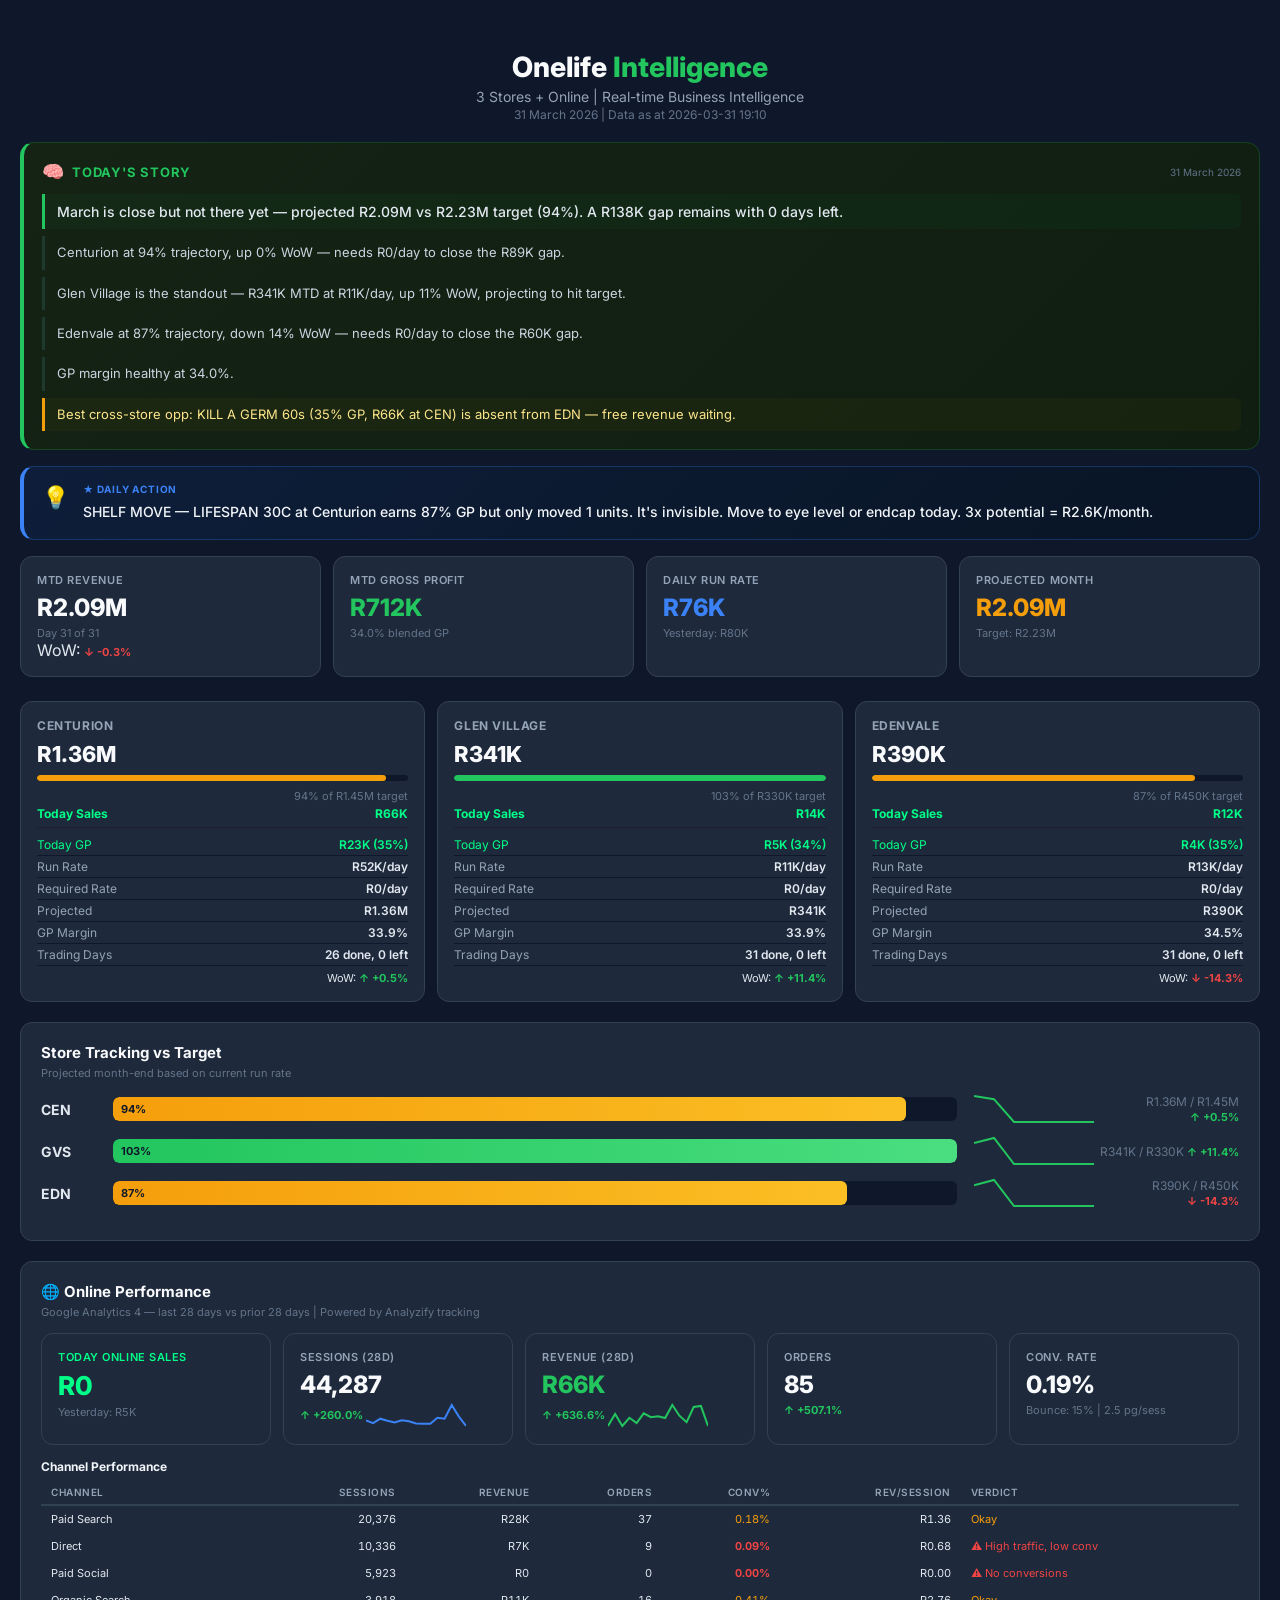
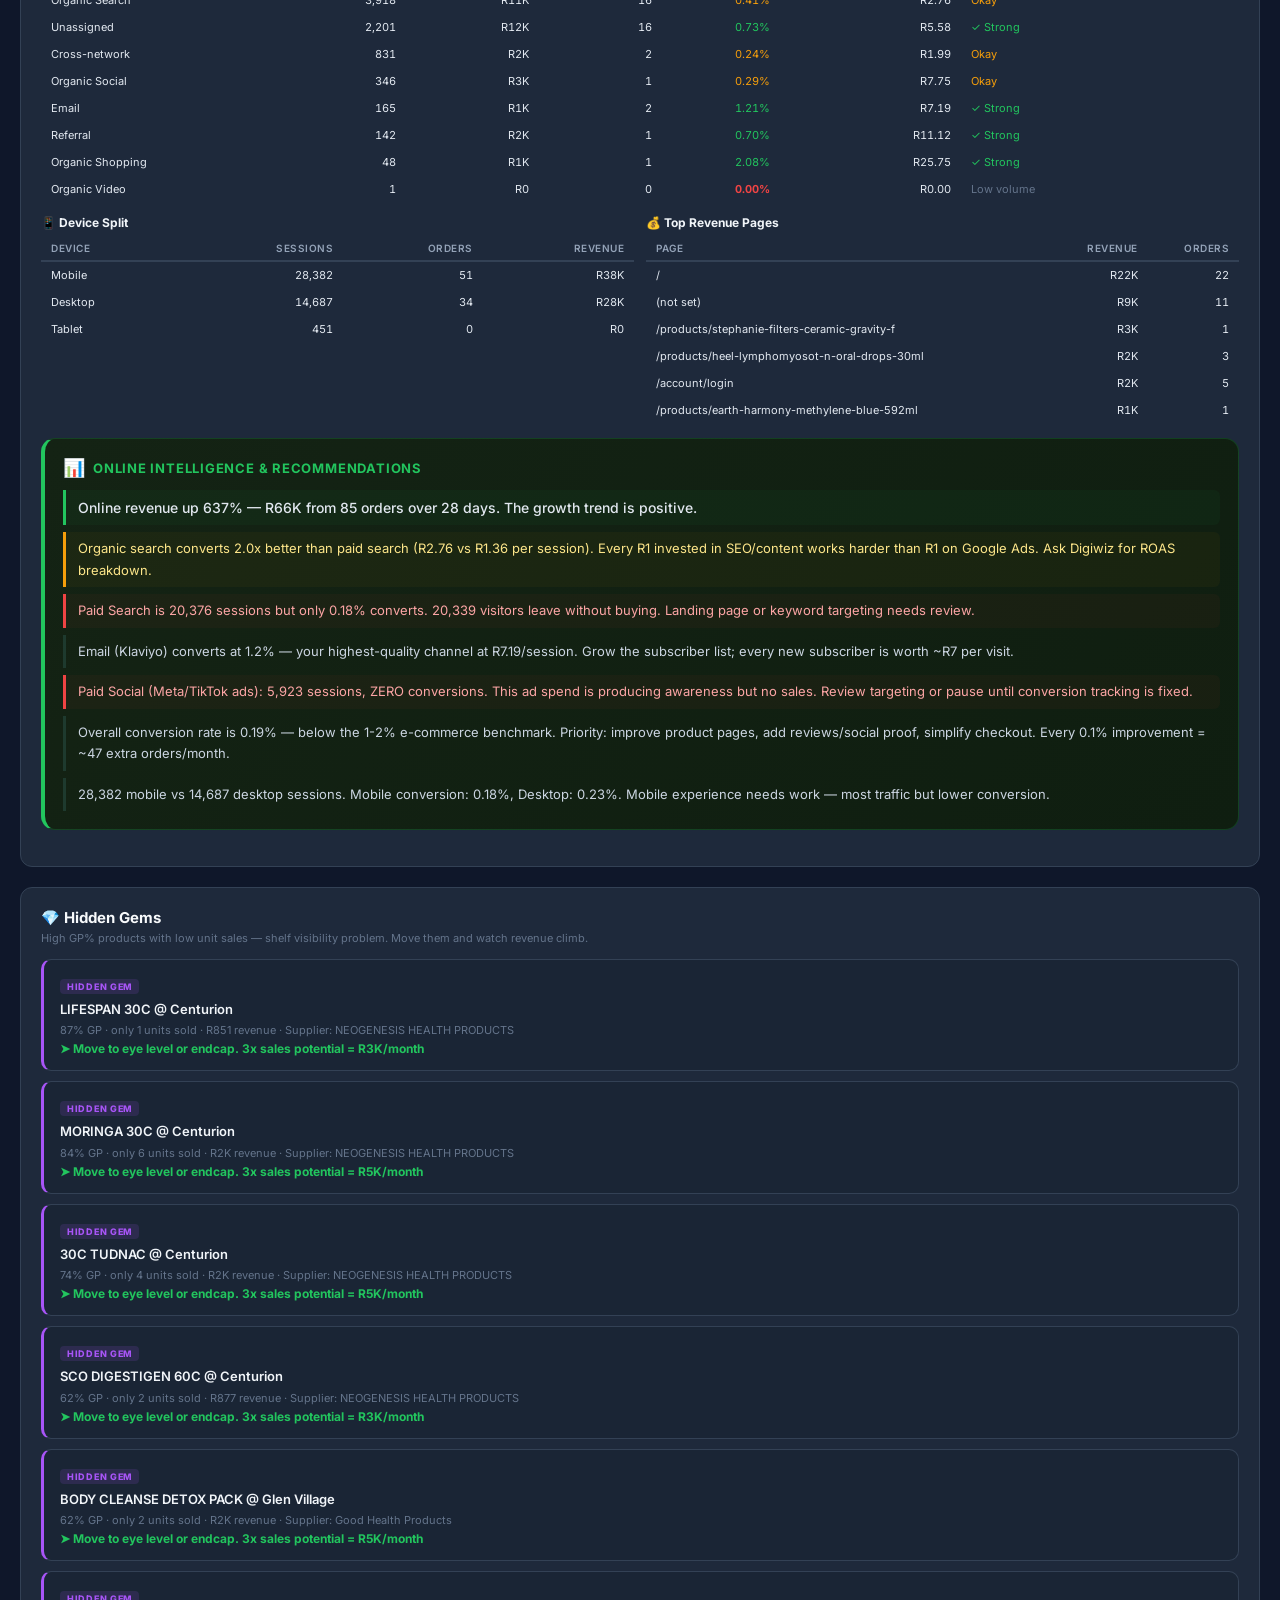
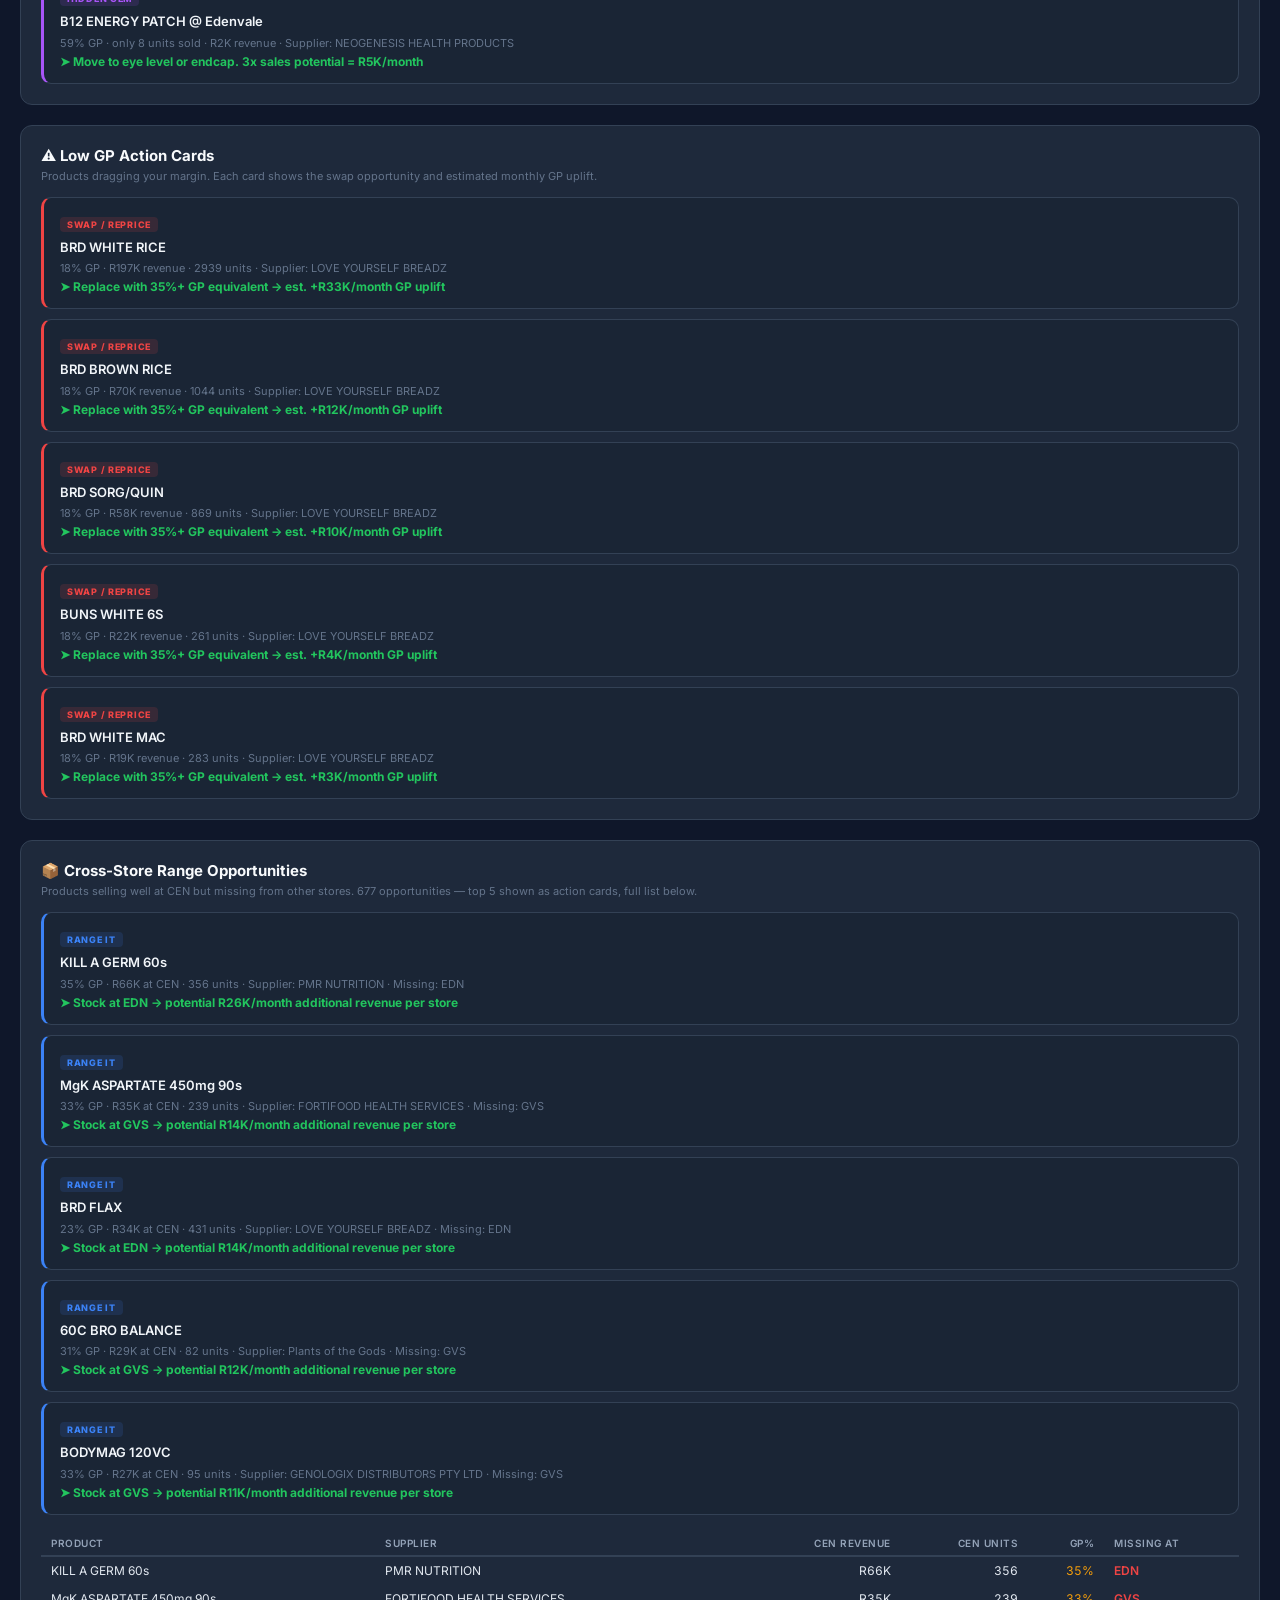
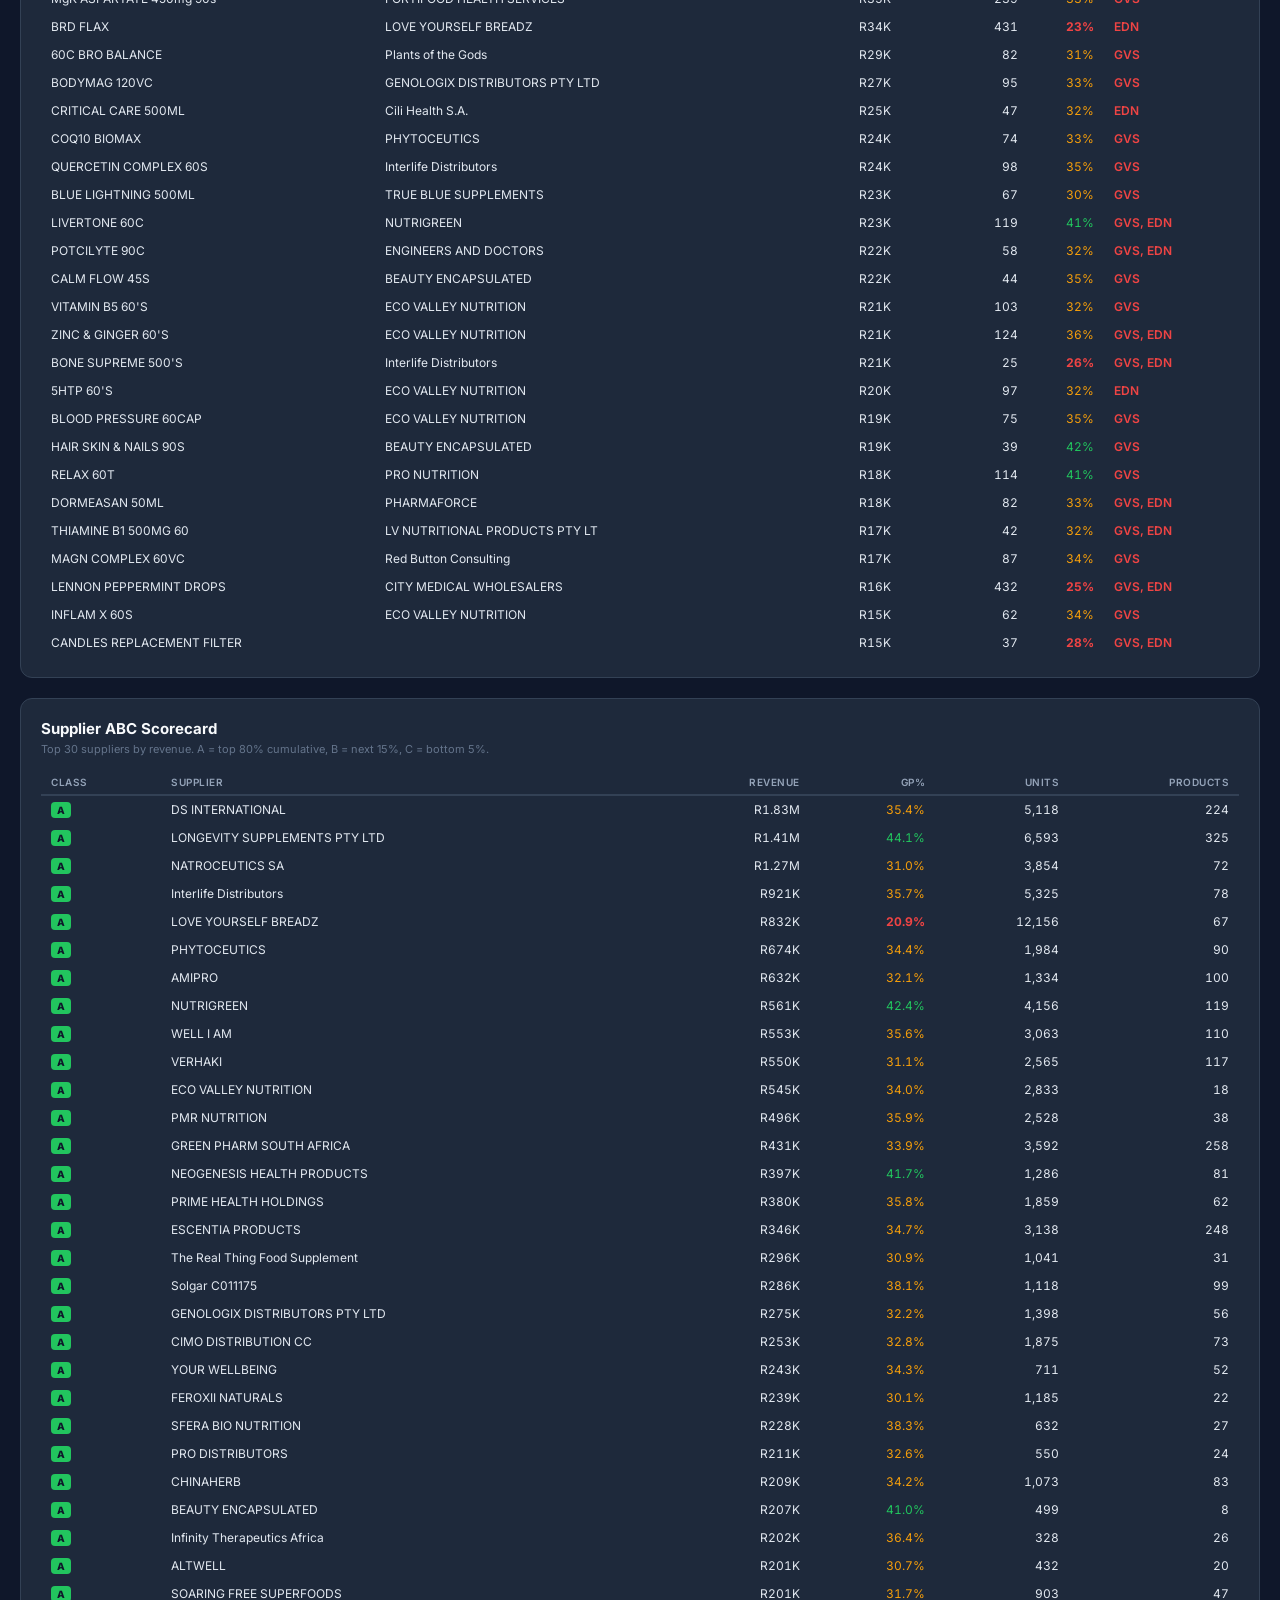
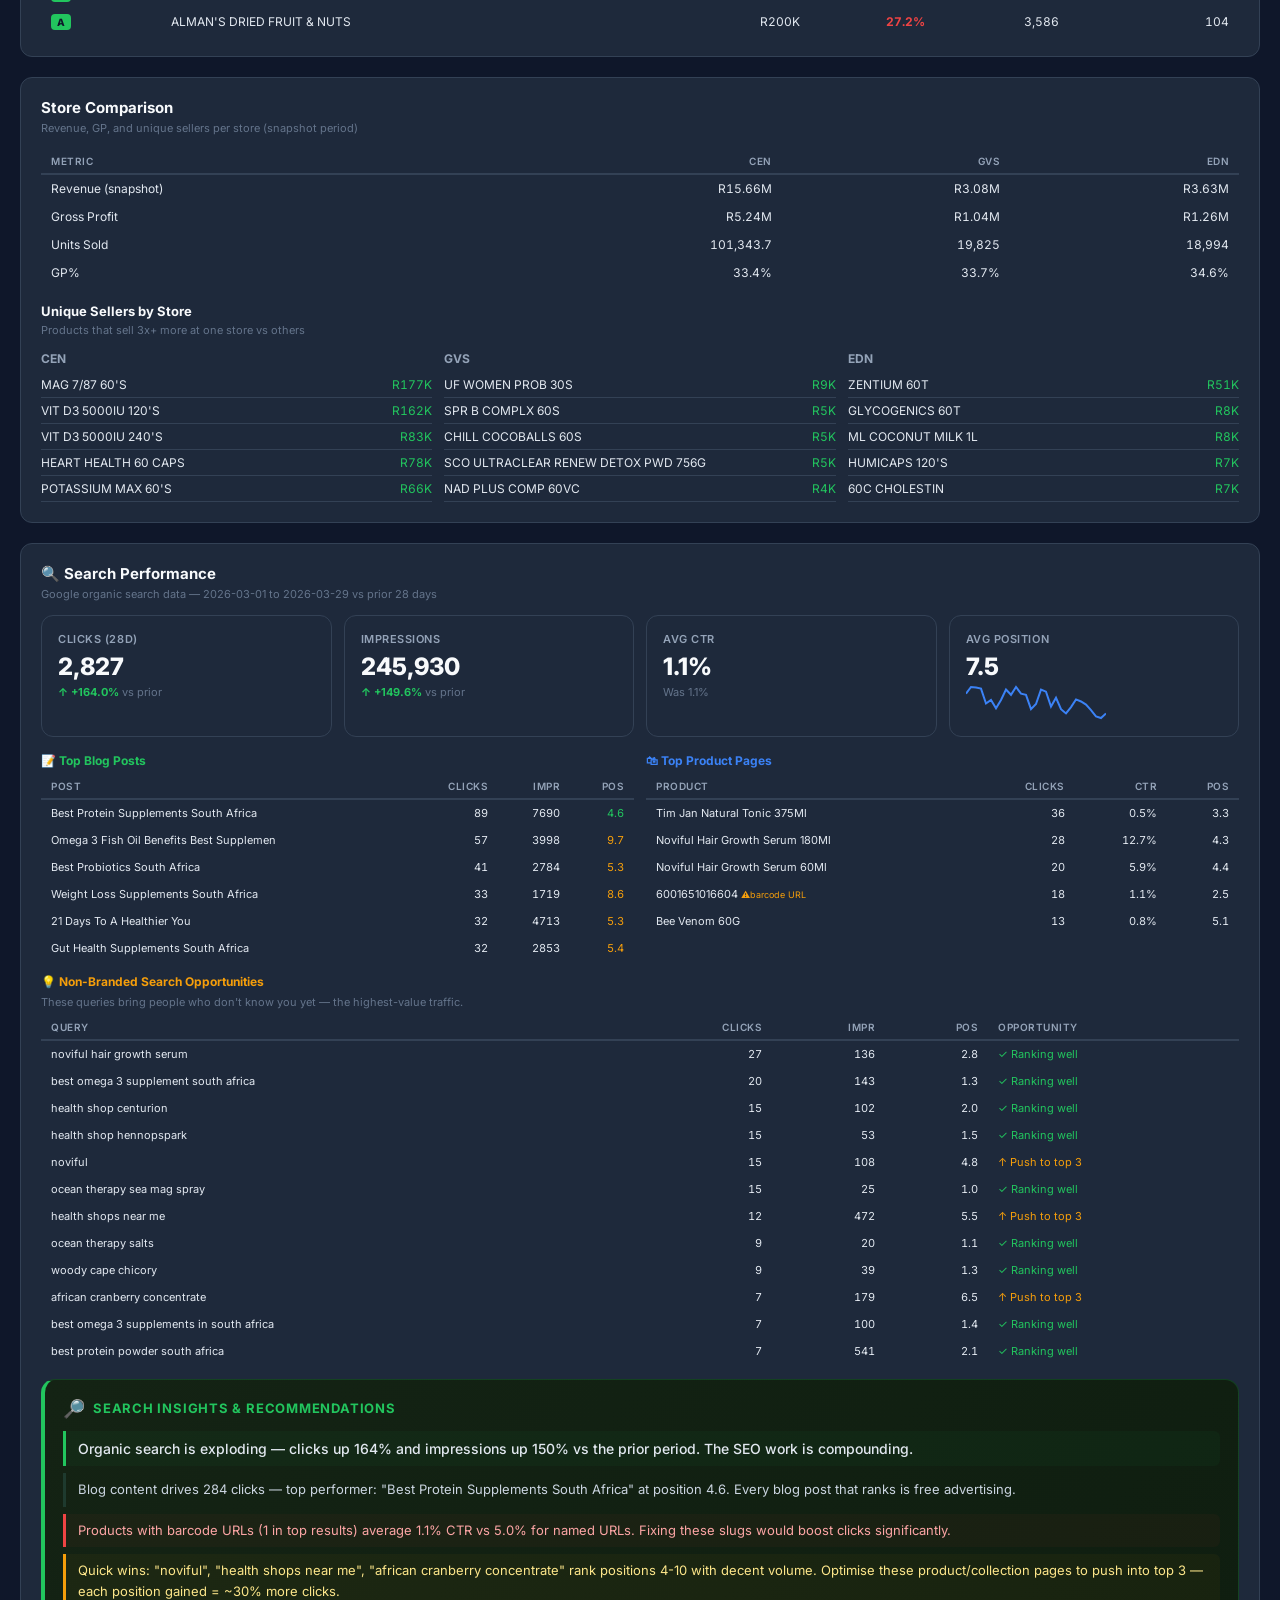
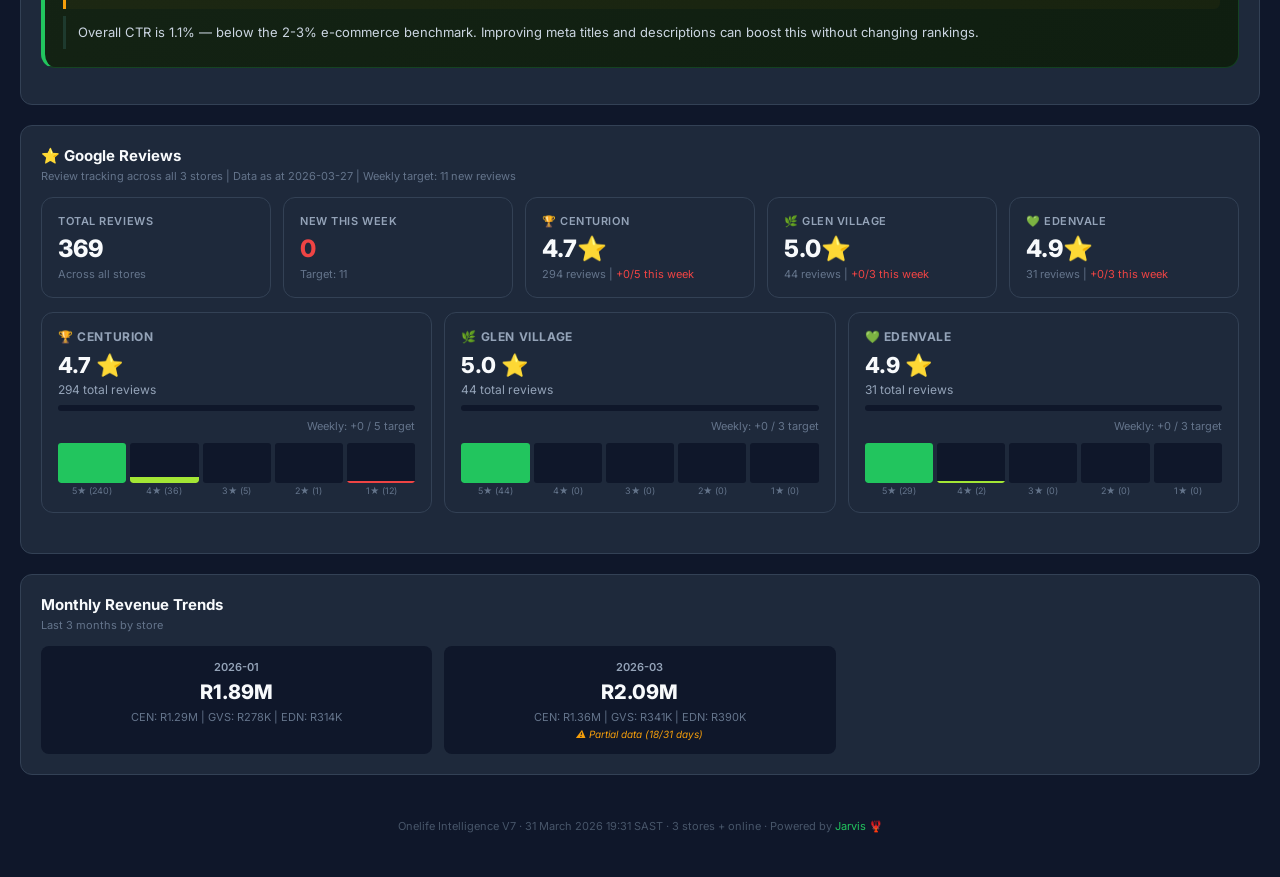
<file: backups/index-v7-2026-04-01.html>
<!DOCTYPE html>
<html lang="en"><head>
<meta charset="UTF-8"><meta name="viewport" content="width=device-width, initial-scale=1.0">
<title>Onelife Intelligence | V8</title>
<link href="https://fonts.googleapis.com/css2?family=Inter:wght@400;500;600;700;800&display=swap" rel="stylesheet">
<style>

*{margin:0;padding:0;box-sizing:border-box}
body{font-family:'Inter',sans-serif;background:#0f172a;color:#e2e8f0;min-height:100vh}
.container{max-width:1400px;margin:0 auto;padding:20px}
header{text-align:center;padding:30px 0 20px}
header h1{font-size:28px;font-weight:800;color:#f8fafc}
header h1 span{color:#22c55e}
header .sub{color:#94a3b8;font-size:14px;margin-top:4px}
header .date{color:#64748b;font-size:12px;margin-top:2px}

.kpi-strip{display:grid;grid-template-columns:repeat(auto-fit,minmax(160px,1fr));gap:12px;margin-bottom:24px}
.kpi{background:#1e293b;border:1px solid #334155;border-radius:12px;padding:16px}
.kpi .label{color:#94a3b8;font-size:11px;font-weight:600;text-transform:uppercase;letter-spacing:.05em}
.kpi .val{font-size:24px;font-weight:800;color:#f8fafc;margin:6px 0 4px}
.kpi .note{color:#64748b;font-size:11px}
.green{color:#22c55e!important} .red{color:#ef4444!important} .blue{color:#3b82f6!important} .yellow{color:#f59e0b!important} .grey{color:#94a3b8!important}

.card{background:#1e293b;border:1px solid #334155;border-radius:12px;padding:20px;margin-bottom:20px;overflow-x:auto}
.card h3{color:#f8fafc;font-size:15px;margin-bottom:4px}
.card .desc{color:#64748b;font-size:11px;margin-bottom:14px}

.narrative{background:linear-gradient(135deg,#1e293b,#1a2332);border:1px solid #334155;border-left:4px solid #22c55e;border-radius:12px;padding:20px;margin-bottom:20px}
.narrative h3{color:#22c55e;font-size:13px;margin-bottom:10px}
.narrative p{line-height:1.7;color:#cbd5e1;font-size:13px}

/* Store Detail Cards */
.store-grid{display:grid;grid-template-columns:repeat(3,1fr);gap:12px;margin-bottom:20px}
.store-card{background:#1e293b;border:1px solid #334155;border-radius:12px;padding:16px}
.store-card .sname{font-size:12px;font-weight:700;color:#94a3b8;text-transform:uppercase;letter-spacing:.05em;margin-bottom:8px}
.store-card .srev{font-size:22px;font-weight:800;color:#f8fafc;margin-bottom:4px}
.store-card .srow{display:flex;justify-content:space-between;font-size:12px;color:#94a3b8;padding:3px 0;border-bottom:1px solid #0f172a}
.store-card .srow .sv{color:#e2e8f0;font-weight:600}
.store-card .bar-mini{background:#0f172a;border-radius:4px;height:6px;margin:8px 0;overflow:hidden}
.store-card .bar-fill{height:100%;border-radius:4px}
.bar-fill.ok{background:#22c55e} .bar-fill.warn{background:#f59e0b} .bar-fill.bad{background:#ef4444}
.store-card .spct{font-size:11px;color:#64748b;text-align:right}
.store-card .highlight{color:#22c55e;font-weight:700}
.store-card .alert{color:#ef4444;font-weight:700}

.progress-row{display:flex;align-items:center;margin-bottom:12px}
.progress-row .sn{width:60px;font-weight:700;font-size:14px}
.progress-row .bar-wrap{flex:1;background:#0f172a;border-radius:6px;height:24px;margin:0 12px;overflow:hidden}
.progress-row .bar{height:100%;border-radius:6px;display:flex;align-items:center;padding-left:8px;font-size:11px;font-weight:700;color:#0f172a}
.bar.ok{background:linear-gradient(90deg,#22c55e,#4ade80)}
.bar.warn{background:linear-gradient(90deg,#f59e0b,#fbbf24)}
.bar.bad{background:linear-gradient(90deg,#ef4444,#f87171)}
.progress-row .spark{width:130px;text-align:center}
.progress-row .tgt{width:140px;text-align:right;color:#64748b;font-size:12px}

table{width:100%;border-collapse:collapse;font-size:12px}
th{text-align:left;color:#94a3b8;font-weight:600;font-size:10px;text-transform:uppercase;letter-spacing:.05em;padding:6px 10px;border-bottom:2px solid #334155}
td{padding:6px 10px;border-bottom:1px solid #1e293b22}
.card table tr:hover{background:#0f172a}
.num{text-align:right;font-variant-numeric:tabular-nums}
.miss{color:#ef4444;font-weight:600}
.gph{color:#22c55e} .gpm{color:#f59e0b} .gpl{color:#ef4444;font-weight:700}

.abc-a{background:#22c55e;color:#0f172a;padding:2px 6px;border-radius:4px;font-weight:800;font-size:10px}
.abc-b{background:#3b82f6;color:#f8fafc;padding:2px 6px;border-radius:4px;font-weight:800;font-size:10px}
.abc-c{background:#64748b;color:#f8fafc;padding:2px 6px;border-radius:4px;font-weight:800;font-size:10px}

.ugrid{display:grid;grid-template-columns:repeat(3,1fr);gap:12px}
.ustore h4{color:#94a3b8;font-size:12px;margin-bottom:6px}
.uitem{padding:5px 0;border-bottom:1px solid #334155;font-size:12px;display:flex;justify-content:space-between}
.uitem .num{color:#22c55e}
.dim{color:#475569}

.mgrid{display:grid;grid-template-columns:repeat(3,1fr);gap:12px;text-align:center}
.mcard{background:#0f172a;border-radius:8px;padding:14px}
.mcard .mo{color:#94a3b8;font-size:11px;font-weight:600}
.mcard .tot{font-size:20px;font-weight:800;color:#f8fafc;margin:6px 0}
.mcard .bd{font-size:11px;color:#64748b}
.mcard .incomplete{color:#f59e0b;font-size:10px;font-style:italic;margin-top:4px}

.data-warning{background:#1e293b;border:1px solid #f59e0b;border-radius:8px;padding:12px;margin-bottom:16px;font-size:12px;color:#fbbf24;display:flex;align-items:center;gap:8px}
.data-warning .icon{font-size:16px}

/* Today's Story */
.story-card{background:linear-gradient(135deg,#142314,#0f1e10);border:1px solid #22c55e33;border-left:4px solid #22c55e;border-radius:14px;padding:18px;margin-bottom:16px}
.story-header{display:flex;align-items:center;gap:8px;margin-bottom:12px}
.story-title{color:#22c55e;font-size:13px;font-weight:700;text-transform:uppercase;letter-spacing:.06em}
.story-date{color:#64748b;font-size:10px;margin-left:auto}
.story-sentences{display:flex;flex-direction:column;gap:7px}
.story-sentence{color:#cbd5e1;font-size:13px;line-height:1.65;padding:6px 12px;border-left:3px solid #1e3a2e;border-radius:0 6px 6px 0}
.story-sentence.lead{color:#e2e8f0;font-size:14px;font-weight:500;border-left-color:#22c55e;background:#22c55e0a}
.story-sentence.alert-sentence{border-left-color:#ef4444;color:#fca5a5;background:#ef44440a}
.story-sentence.opp-sentence{border-left-color:#f59e0b;color:#fde68a;background:#f59e0b0a}

/* Daily Action */
.daily-action{border-radius:14px;padding:16px 18px;margin-bottom:16px;display:flex;align-items:flex-start;gap:14px}
.daily-action.urgent{background:linear-gradient(135deg,#2d1515,#1c0d0d);border:1px solid #ef444444;border-left:4px solid #ef4444}
.daily-action.opportunity{background:linear-gradient(135deg,#0e1e3a,#091525);border:1px solid #3b82f644;border-left:4px solid #3b82f6}
.daily-action.margin{background:linear-gradient(135deg,#1e1a0a,#150f05);border:1px solid #f59e0b44;border-left:4px solid #f59e0b}
.da-icon{font-size:22px;flex-shrink:0;margin-top:1px}
.da-label{font-size:10px;font-weight:700;text-transform:uppercase;letter-spacing:.08em;margin-bottom:5px}
.urgent .da-label{color:#ef4444}.opportunity .da-label{color:#3b82f6}.margin .da-label{color:#f59e0b}
.da-text{color:#f1f5f9;font-size:14px;line-height:1.65;font-weight:500}

/* Action Cards (low GP / hidden gems) */
.action-cards{display:flex;flex-direction:column;gap:10px}
.action-card{border-radius:10px;padding:14px 16px;border:1px solid #334155;background:#1a2535}
.action-card.swap{border-left:3px solid #ef4444}
.action-card.gem{border-left:3px solid #a855f7}
.action-card.range{border-left:3px solid #3b82f6}
.ac-badge{display:inline-block;font-size:9px;font-weight:800;text-transform:uppercase;letter-spacing:.08em;padding:2px 7px;border-radius:4px;margin-bottom:6px}
.ac-badge.swap{background:#ef444422;color:#ef4444}.ac-badge.gem{background:#a855f722;color:#a855f7}.ac-badge.range{background:#3b82f622;color:#3b82f6}
.ac-title{color:#f1f5f9;font-size:13px;font-weight:600;line-height:1.5;margin-bottom:4px}
.ac-meta{color:#64748b;font-size:11px}
.ac-uplift{color:#22c55e;font-weight:700;font-size:12px;margin-top:4px}

/* WoW badge in store card */
.store-wow{text-align:right;margin-top:5px;font-size:11px}

footer{text-align:center;padding:24px 0;color:#475569;font-size:11px}
footer .lo{color:#22c55e}

@media(max-width:768px){
.kpi-strip{grid-template-columns:repeat(2,1fr)}
.ugrid,.mgrid,.store-grid{grid-template-columns:1fr}
.progress-row .spark{display:none}
div[style*="grid-template-columns:1fr 1fr"]{grid-template-columns:1fr!important}
}

</style></head><body><div class="container">
<header><h1>Onelife <span>Intelligence</span></h1>
<div class="sub">3 Stores + Online | Real-time Business Intelligence</div>
<div class="date">31 March 2026 | Data as at 2026-03-31 19:10</div>
</header>
<div class="story-card">
<div class="story-header"><span style="font-size:18px">&#x1f9e0;</span><span class="story-title">Today's Story</span><span class="story-date">31 March 2026</span></div>
<div class="story-sentences">
<div class="story-sentence lead">March is close but not there yet — projected R2.09M vs R2.23M target (94%). A R138K gap remains with 0 days left.</div>
<div class="story-sentence">Centurion at 94% trajectory, up 0% WoW — needs R0/day to close the R89K gap.</div>
<div class="story-sentence">Glen Village is the standout — R341K MTD at R11K/day, up 11% WoW, projecting to hit target.</div>
<div class="story-sentence">Edenvale at 87% trajectory, down 14% WoW — needs R0/day to close the R60K gap.</div>
<div class="story-sentence">GP margin healthy at 34.0%.</div>
<div class="story-sentence opp-sentence">Best cross-store opp: KILL A GERM 60s (35% GP, R66K at CEN) is absent from EDN — free revenue waiting.</div>
</div></div>
<div class="daily-action opportunity">
<div class="da-icon">&#x1f4a1;</div>
<div class="da-body">
<div class="da-label">&#x2605; Daily Action</div>
<div class="da-text">SHELF MOVE — LIFESPAN 30C at Centurion earns 87% GP but only moved 1 units. It's invisible. Move to eye level or endcap today. 3x potential = R2.6K/month.</div>
</div></div>
<div class="kpi-strip">
<div class="kpi"><div class="label">MTD Revenue</div><div class="val">R2.09M</div><div class="note">Day 31 of 31</div><div class="wow">WoW: <span style="color:#ef4444;font-size:11px;font-weight:700">↓&nbsp;-0.3%</span></div></div>
<div class="kpi"><div class="label">MTD Gross Profit</div><div class="val green">R712K</div><div class="note">34.0% blended GP</div></div>
<div class="kpi"><div class="label">Daily Run Rate</div><div class="val blue">R76K</div><div class="note">Yesterday: R80K</div></div>
<div class="kpi"><div class="label">Projected Month</div><div class="val yellow">R2.09M</div><div class="note">Target: R2.23M</div></div>
</div>
<div class="store-grid">
<div class="store-card">
<div class="sname">Centurion</div>
<div class="srev">R1.36M</div>
<div class="bar-mini"><div class="bar-fill warn" style="width:94%"></div></div>
<div class="spct">94% of R1.45M target</div>
<div class="srow" style="border-bottom:1px solid #1e1e2e;padding-bottom:6px;margin-bottom:6px"><span style="color:#00ff88;font-weight:700">Today Sales</span><span class="sv" style="color:#00ff88;font-weight:700">R66K</span></div>
<div class="srow"><span style="color:#00ff88">Today GP</span><span class="sv" style="color:#00ff88">R23K (35%)</span></div>
<div class="srow"><span>Run Rate</span><span class="sv">R52K/day</span></div>
<div class="srow"><span>Required Rate</span><span class="sv ">R0/day</span></div>
<div class="srow"><span>Projected</span><span class="sv">R1.36M</span></div>
<div class="srow"><span>GP Margin</span><span class="sv">33.9%</span></div>
<div class="srow"><span>Trading Days</span><span class="sv">26 done, 0 left</span></div>
<div class="store-wow">WoW: <span style="color:#22c55e;font-size:11px;font-weight:700">↑&nbsp;+0.5%</span></div>
</div>
<div class="store-card">
<div class="sname">Glen Village</div>
<div class="srev">R341K</div>
<div class="bar-mini"><div class="bar-fill ok" style="width:100%"></div></div>
<div class="spct">103% of R330K target</div>
<div class="srow" style="border-bottom:1px solid #1e1e2e;padding-bottom:6px;margin-bottom:6px"><span style="color:#00ff88;font-weight:700">Today Sales</span><span class="sv" style="color:#00ff88;font-weight:700">R14K</span></div>
<div class="srow"><span style="color:#00ff88">Today GP</span><span class="sv" style="color:#00ff88">R5K (34%)</span></div>
<div class="srow"><span>Run Rate</span><span class="sv">R11K/day</span></div>
<div class="srow"><span>Required Rate</span><span class="sv highlight">R0/day</span></div>
<div class="srow"><span>Projected</span><span class="sv">R341K</span></div>
<div class="srow"><span>GP Margin</span><span class="sv">33.9%</span></div>
<div class="srow"><span>Trading Days</span><span class="sv">31 done, 0 left</span></div>
<div class="store-wow">WoW: <span style="color:#22c55e;font-size:11px;font-weight:700">↑&nbsp;+11.4%</span></div>
</div>
<div class="store-card">
<div class="sname">Edenvale</div>
<div class="srev">R390K</div>
<div class="bar-mini"><div class="bar-fill warn" style="width:87%"></div></div>
<div class="spct">87% of R450K target</div>
<div class="srow" style="border-bottom:1px solid #1e1e2e;padding-bottom:6px;margin-bottom:6px"><span style="color:#00ff88;font-weight:700">Today Sales</span><span class="sv" style="color:#00ff88;font-weight:700">R12K</span></div>
<div class="srow"><span style="color:#00ff88">Today GP</span><span class="sv" style="color:#00ff88">R4K (35%)</span></div>
<div class="srow"><span>Run Rate</span><span class="sv">R13K/day</span></div>
<div class="srow"><span>Required Rate</span><span class="sv ">R0/day</span></div>
<div class="srow"><span>Projected</span><span class="sv">R390K</span></div>
<div class="srow"><span>GP Margin</span><span class="sv">34.5%</span></div>
<div class="srow"><span>Trading Days</span><span class="sv">31 done, 0 left</span></div>
<div class="store-wow">WoW: <span style="color:#ef4444;font-size:11px;font-weight:700">↓&nbsp;-14.3%</span></div>
</div>
</div>
<div class="card"><h3>Store Tracking vs Target</h3><div class="desc">Projected month-end based on current run rate</div>
<div class="progress-row"><div class="sn">CEN</div>
<div class="bar-wrap"><div class="bar warn" style="width:94%">94%</div></div>
<div class="spark"><svg width="120" height="30" style="vertical-align:middle"><polyline points="0.0,2.0 20.0,5.2 40.0,28.0 60.0,28.0 80.0,28.0 100.0,28.0 120.0,28.0" fill="none" stroke="#22c55e" stroke-width="2"/></svg></div>
<div class="tgt">R1.36M / R1.45M <span style="color:#22c55e;font-size:11px;font-weight:700">↑&nbsp;+0.5%</span></div></div>
<div class="progress-row"><div class="sn">GVS</div>
<div class="bar-wrap"><div class="bar ok" style="width:100%">103%</div></div>
<div class="spark"><svg width="120" height="30" style="vertical-align:middle"><polyline points="0.0,7.1 20.0,2.0 40.0,28.0 60.0,28.0 80.0,28.0 100.0,28.0 120.0,28.0" fill="none" stroke="#22c55e" stroke-width="2"/></svg></div>
<div class="tgt">R341K / R330K <span style="color:#22c55e;font-size:11px;font-weight:700">↑&nbsp;+11.4%</span></div></div>
<div class="progress-row"><div class="sn">EDN</div>
<div class="bar-wrap"><div class="bar warn" style="width:87%">87%</div></div>
<div class="spark"><svg width="120" height="30" style="vertical-align:middle"><polyline points="0.0,7.2 20.0,2.0 40.0,28.0 60.0,28.0 80.0,28.0 100.0,28.0 120.0,28.0" fill="none" stroke="#22c55e" stroke-width="2"/></svg></div>
<div class="tgt">R390K / R450K <span style="color:#ef4444;font-size:11px;font-weight:700">↓&nbsp;-14.3%</span></div></div>
</div>
<div class="card"><h3>&#x1f310; Online Performance</h3>
<div class="desc">Google Analytics 4 — last 28 days vs prior 28 days | Powered by Analyzify tracking</div>
<div class="kpi-strip" style="margin-bottom:14px">
<div class="kpi"><div class="label" style="color:#00ff88">Today Online Sales</div><div class="val" style="color:#00ff88;font-size:26px">R0</div><div class="note">Yesterday: R5K</div></div>
<div class="kpi"><div class="label">Sessions (28d)</div><div class="val">44,287</div><div class="note"><span style="color:#22c55e;font-size:11px;font-weight:700">↑&nbsp;+260.0%</span> <svg width="100" height="25" style="vertical-align:middle"><polyline points="0.0,17.4 7.1,20.1 14.3,15.7 21.4,17.7 28.6,19.4 35.7,17.2 42.9,18.3 50.0,20.5 57.1,20.8 64.3,20.7 71.4,14.7 78.6,15.7 85.7,2.0 92.9,13.6 100.0,23.0" fill="none" stroke="#3b82f6" stroke-width="2"/></svg></div></div>
<div class="kpi"><div class="label">Revenue (28d)</div><div class="val green">R66K</div><div class="note"><span style="color:#22c55e;font-size:11px;font-weight:700">↑&nbsp;+636.6%</span> <svg width="100" height="25" style="vertical-align:middle"><polyline points="0.0,23.0 7.1,10.9 14.3,23.0 21.4,14.8 28.6,20.1 35.7,10.3 42.9,14.2 50.0,13.3 57.1,15.0 64.3,2.0 71.4,12.7 78.6,19.2 85.7,4.0 92.9,2.9 100.0,23.0" fill="none" stroke="#22c55e" stroke-width="2"/></svg></div></div>
<div class="kpi"><div class="label">Orders</div><div class="val">85</div><div class="note"><span style="color:#22c55e;font-size:11px;font-weight:700">↑&nbsp;+507.1%</span></div></div>
<div class="kpi"><div class="label">Conv. Rate</div><div class="val">0.19%</div><div class="note">Bounce: 15% | 2.5 pg/sess</div></div>
</div>
<h4 style="color:#f1f5f9;font-size:12px;margin-bottom:6px">Channel Performance</h4>
<table style="font-size:11px"><thead><tr><th>Channel</th><th class="num">Sessions</th><th class="num">Revenue</th><th class="num">Orders</th><th class="num">Conv%</th><th class="num">Rev/Session</th><th>Verdict</th></tr></thead><tbody>
<tr><td>Paid Search</td><td class="num">20,376</td><td class="num">R28K</td><td class="num">37</td><td class="num gpm">0.18%</td><td class="num">R1.36</td><td><span style="color:#f59e0b">Okay</span></td></tr>
<tr><td>Direct</td><td class="num">10,336</td><td class="num">R7K</td><td class="num">9</td><td class="num gpl">0.09%</td><td class="num">R0.68</td><td><span style="color:#ef4444">&#x26a0; High traffic, low conv</span></td></tr>
<tr><td>Paid Social</td><td class="num">5,923</td><td class="num">R0</td><td class="num">0</td><td class="num gpl">0.00%</td><td class="num">R0.00</td><td><span style="color:#ef4444">&#x26a0; No conversions</span></td></tr>
<tr><td>Organic Search</td><td class="num">3,918</td><td class="num">R11K</td><td class="num">16</td><td class="num gpm">0.41%</td><td class="num">R2.76</td><td><span style="color:#f59e0b">Okay</span></td></tr>
<tr><td>Unassigned</td><td class="num">2,201</td><td class="num">R12K</td><td class="num">16</td><td class="num gph">0.73%</td><td class="num">R5.58</td><td><span style="color:#22c55e">&#x2713; Strong</span></td></tr>
<tr><td>Cross-network</td><td class="num">831</td><td class="num">R2K</td><td class="num">2</td><td class="num gpm">0.24%</td><td class="num">R1.99</td><td><span style="color:#f59e0b">Okay</span></td></tr>
<tr><td>Organic Social</td><td class="num">346</td><td class="num">R3K</td><td class="num">1</td><td class="num gpm">0.29%</td><td class="num">R7.75</td><td><span style="color:#f59e0b">Okay</span></td></tr>
<tr><td>Email</td><td class="num">165</td><td class="num">R1K</td><td class="num">2</td><td class="num gph">1.21%</td><td class="num">R7.19</td><td><span style="color:#22c55e">&#x2713; Strong</span></td></tr>
<tr><td>Referral</td><td class="num">142</td><td class="num">R2K</td><td class="num">1</td><td class="num gph">0.70%</td><td class="num">R11.12</td><td><span style="color:#22c55e">&#x2713; Strong</span></td></tr>
<tr><td>Organic Shopping</td><td class="num">48</td><td class="num">R1K</td><td class="num">1</td><td class="num gph">2.08%</td><td class="num">R25.75</td><td><span style="color:#22c55e">&#x2713; Strong</span></td></tr>
<tr><td>Organic Video</td><td class="num">1</td><td class="num">R0</td><td class="num">0</td><td class="num gpl">0.00%</td><td class="num">R0.00</td><td><span style="color:#64748b">Low volume</span></td></tr>
</tbody></table>
<div style="display:grid;grid-template-columns:1fr 1fr;gap:12px;margin-top:12px">
<div>
<h4 style="color:#f1f5f9;font-size:12px;margin-bottom:6px">&#x1f4f1; Device Split</h4>
<table style="font-size:11px"><thead><tr><th>Device</th><th class="num">Sessions</th><th class="num">Orders</th><th class="num">Revenue</th></tr></thead><tbody>
<tr><td>Mobile</td><td class="num">28,382</td><td class="num">51</td><td class="num">R38K</td></tr>
<tr><td>Desktop</td><td class="num">14,687</td><td class="num">34</td><td class="num">R28K</td></tr>
<tr><td>Tablet</td><td class="num">451</td><td class="num">0</td><td class="num">R0</td></tr>
</tbody></table></div>
<div>
<h4 style="color:#f1f5f9;font-size:12px;margin-bottom:6px">&#x1f4b0; Top Revenue Pages</h4>
<table style="font-size:11px"><thead><tr><th>Page</th><th class="num">Revenue</th><th class="num">Orders</th></tr></thead><tbody>
<tr><td>/</td><td class="num">R22K</td><td class="num">22</td></tr>
<tr><td>(not set)</td><td class="num">R9K</td><td class="num">11</td></tr>
<tr><td>/products/stephanie-filters-ceramic-gravity-f</td><td class="num">R3K</td><td class="num">1</td></tr>
<tr><td>/products/heel-lymphomyosot-n-oral-drops-30ml</td><td class="num">R2K</td><td class="num">3</td></tr>
<tr><td>/account/login</td><td class="num">R2K</td><td class="num">5</td></tr>
<tr><td>/products/earth-harmony-methylene-blue-592ml</td><td class="num">R1K</td><td class="num">1</td></tr>
</tbody></table></div>
</div>
<div class="story-card" style="margin-top:14px">
<div class="story-header"><span style="font-size:18px">&#x1f4ca;</span><span class="story-title">Online Intelligence &amp; Recommendations</span></div>
<div class="story-sentences">
<div class="story-sentence lead">Online revenue up 637% — R66K from 85 orders over 28 days. The growth trend is positive.</div>
<div class="story-sentence opp-sentence">Organic search converts 2.0x better than paid search (R2.76 vs R1.36 per session). Every R1 invested in SEO/content works harder than R1 on Google Ads. Ask Digiwiz for ROAS breakdown.</div>
<div class="story-sentence alert-sentence">Paid Search is 20,376 sessions but only 0.18% converts. 20,339 visitors leave without buying. Landing page or keyword targeting needs review.</div>
<div class="story-sentence">Email (Klaviyo) converts at 1.2% — your highest-quality channel at R7.19/session. Grow the subscriber list; every new subscriber is worth ~R7 per visit.</div>
<div class="story-sentence alert-sentence">Paid Social (Meta/TikTok ads): 5,923 sessions, ZERO conversions. This ad spend is producing awareness but no sales. Review targeting or pause until conversion tracking is fixed.</div>
<div class="story-sentence">Overall conversion rate is 0.19% — below the 1-2% e-commerce benchmark. Priority: improve product pages, add reviews/social proof, simplify checkout. Every 0.1% improvement = ~47 extra orders/month.</div>
<div class="story-sentence">28,382 mobile vs 14,687 desktop sessions. Mobile conversion: 0.18%, Desktop: 0.23%. Mobile experience needs work — most traffic but lower conversion.</div>
</div></div>
</div>
<div class="card"><h3>&#x1f48e; Hidden Gems</h3>
<div class="desc">High GP% products with low unit sales — shelf visibility problem. Move them and watch revenue climb.</div>
<div class="action-cards">
<div class="action-card gem">
<span class="ac-badge gem">Hidden Gem</span>
<div class="ac-title">LIFESPAN 30C @ Centurion</div>
<div class="ac-meta">87% GP &middot; only 1 units sold &middot; R851 revenue &middot; Supplier: NEOGENESIS HEALTH PRODUCTS</div>
<div class="ac-uplift">&#x27a4; Move to eye level or endcap. 3x sales potential = R3K/month</div>
</div>
<div class="action-card gem">
<span class="ac-badge gem">Hidden Gem</span>
<div class="ac-title">MORINGA 30C @ Centurion</div>
<div class="ac-meta">84% GP &middot; only 6 units sold &middot; R2K revenue &middot; Supplier: NEOGENESIS HEALTH PRODUCTS</div>
<div class="ac-uplift">&#x27a4; Move to eye level or endcap. 3x sales potential = R5K/month</div>
</div>
<div class="action-card gem">
<span class="ac-badge gem">Hidden Gem</span>
<div class="ac-title">30C TUDNAC @ Centurion</div>
<div class="ac-meta">74% GP &middot; only 4 units sold &middot; R2K revenue &middot; Supplier: NEOGENESIS HEALTH PRODUCTS</div>
<div class="ac-uplift">&#x27a4; Move to eye level or endcap. 3x sales potential = R5K/month</div>
</div>
<div class="action-card gem">
<span class="ac-badge gem">Hidden Gem</span>
<div class="ac-title">SCO DIGESTIGEN 60C @ Centurion</div>
<div class="ac-meta">62% GP &middot; only 2 units sold &middot; R877 revenue &middot; Supplier: NEOGENESIS HEALTH PRODUCTS</div>
<div class="ac-uplift">&#x27a4; Move to eye level or endcap. 3x sales potential = R3K/month</div>
</div>
<div class="action-card gem">
<span class="ac-badge gem">Hidden Gem</span>
<div class="ac-title">BODY CLEANSE DETOX PACK @ Glen Village</div>
<div class="ac-meta">62% GP &middot; only 2 units sold &middot; R2K revenue &middot; Supplier: Good Health Products</div>
<div class="ac-uplift">&#x27a4; Move to eye level or endcap. 3x sales potential = R5K/month</div>
</div>
<div class="action-card gem">
<span class="ac-badge gem">Hidden Gem</span>
<div class="ac-title">B12 ENERGY PATCH @ Edenvale</div>
<div class="ac-meta">59% GP &middot; only 8 units sold &middot; R2K revenue &middot; Supplier: NEOGENESIS HEALTH PRODUCTS</div>
<div class="ac-uplift">&#x27a4; Move to eye level or endcap. 3x sales potential = R5K/month</div>
</div>
</div></div>
<div class="card"><h3>&#x26a0;&#xfe0f; Low GP Action Cards</h3>
<div class="desc">Products dragging your margin. Each card shows the swap opportunity and estimated monthly GP uplift.</div>
<div class="action-cards">
<div class="action-card swap">
<span class="ac-badge swap">Swap / Reprice</span>
<div class="ac-title">BRD WHITE RICE</div>
<div class="ac-meta">18% GP &middot; R197K revenue &middot; 2939 units &middot; Supplier: LOVE YOURSELF BREADZ</div>
<div class="ac-uplift">&#x27a4; Replace with 35%+ GP equivalent &rarr; est. +R33K/month GP uplift</div>
</div>
<div class="action-card swap">
<span class="ac-badge swap">Swap / Reprice</span>
<div class="ac-title">BRD BROWN RICE</div>
<div class="ac-meta">18% GP &middot; R70K revenue &middot; 1044 units &middot; Supplier: LOVE YOURSELF BREADZ</div>
<div class="ac-uplift">&#x27a4; Replace with 35%+ GP equivalent &rarr; est. +R12K/month GP uplift</div>
</div>
<div class="action-card swap">
<span class="ac-badge swap">Swap / Reprice</span>
<div class="ac-title">BRD SORG/QUIN</div>
<div class="ac-meta">18% GP &middot; R58K revenue &middot; 869 units &middot; Supplier: LOVE YOURSELF BREADZ</div>
<div class="ac-uplift">&#x27a4; Replace with 35%+ GP equivalent &rarr; est. +R10K/month GP uplift</div>
</div>
<div class="action-card swap">
<span class="ac-badge swap">Swap / Reprice</span>
<div class="ac-title">BUNS WHITE  6S</div>
<div class="ac-meta">18% GP &middot; R22K revenue &middot; 261 units &middot; Supplier: LOVE YOURSELF BREADZ</div>
<div class="ac-uplift">&#x27a4; Replace with 35%+ GP equivalent &rarr; est. +R4K/month GP uplift</div>
</div>
<div class="action-card swap">
<span class="ac-badge swap">Swap / Reprice</span>
<div class="ac-title">BRD WHITE MAC</div>
<div class="ac-meta">18% GP &middot; R19K revenue &middot; 283 units &middot; Supplier: LOVE YOURSELF BREADZ</div>
<div class="ac-uplift">&#x27a4; Replace with 35%+ GP equivalent &rarr; est. +R3K/month GP uplift</div>
</div>
</div></div>
<div class="card"><h3>&#x1f4e6; Cross-Store Range Opportunities</h3>
<div class="desc">Products selling well at CEN but missing from other stores. 677 opportunities — top 5 shown as action cards, full list below.</div>
<div class="action-cards" style="margin-bottom:16px">
<div class="action-card range">
<span class="ac-badge range">Range It</span>
<div class="ac-title">KILL A GERM 60s</div>
<div class="ac-meta">35% GP &middot; R66K at CEN &middot; 356 units &middot; Supplier: PMR NUTRITION &middot; Missing: EDN</div>
<div class="ac-uplift">&#x27a4; Stock at EDN &rarr; potential R26K/month additional revenue per store</div>
</div>
<div class="action-card range">
<span class="ac-badge range">Range It</span>
<div class="ac-title">MgK ASPARTATE 450mg 90s</div>
<div class="ac-meta">33% GP &middot; R35K at CEN &middot; 239 units &middot; Supplier: FORTIFOOD HEALTH SERVICES &middot; Missing: GVS</div>
<div class="ac-uplift">&#x27a4; Stock at GVS &rarr; potential R14K/month additional revenue per store</div>
</div>
<div class="action-card range">
<span class="ac-badge range">Range It</span>
<div class="ac-title">BRD FLAX</div>
<div class="ac-meta">23% GP &middot; R34K at CEN &middot; 431 units &middot; Supplier: LOVE YOURSELF BREADZ &middot; Missing: EDN</div>
<div class="ac-uplift">&#x27a4; Stock at EDN &rarr; potential R14K/month additional revenue per store</div>
</div>
<div class="action-card range">
<span class="ac-badge range">Range It</span>
<div class="ac-title">60C BRO BALANCE</div>
<div class="ac-meta">31% GP &middot; R29K at CEN &middot; 82 units &middot; Supplier: Plants of the Gods &middot; Missing: GVS</div>
<div class="ac-uplift">&#x27a4; Stock at GVS &rarr; potential R12K/month additional revenue per store</div>
</div>
<div class="action-card range">
<span class="ac-badge range">Range It</span>
<div class="ac-title">BODYMAG 120VC</div>
<div class="ac-meta">33% GP &middot; R27K at CEN &middot; 95 units &middot; Supplier: GENOLOGIX DISTRIBUTORS PTY LTD &middot; Missing: GVS</div>
<div class="ac-uplift">&#x27a4; Stock at GVS &rarr; potential R11K/month additional revenue per store</div>
</div>
</div>
<table><thead><tr><th>Product</th><th>Supplier</th><th class="num">CEN Revenue</th><th class="num">CEN Units</th><th class="num">GP%</th><th>Missing At</th></tr></thead><tbody>
<tr><td>KILL A GERM 60s</td><td>PMR NUTRITION</td><td class="num">R66K</td><td class="num">356</td><td class="num gpm">35%</td><td class="miss">EDN</td></tr>
<tr><td>MgK ASPARTATE 450mg 90s</td><td>FORTIFOOD HEALTH SERVICES</td><td class="num">R35K</td><td class="num">239</td><td class="num gpm">33%</td><td class="miss">GVS</td></tr>
<tr><td>BRD FLAX</td><td>LOVE YOURSELF BREADZ</td><td class="num">R34K</td><td class="num">431</td><td class="num gpl">23%</td><td class="miss">EDN</td></tr>
<tr><td>60C BRO BALANCE</td><td>Plants of the Gods</td><td class="num">R29K</td><td class="num">82</td><td class="num gpm">31%</td><td class="miss">GVS</td></tr>
<tr><td>BODYMAG 120VC</td><td>GENOLOGIX DISTRIBUTORS PTY LTD</td><td class="num">R27K</td><td class="num">95</td><td class="num gpm">33%</td><td class="miss">GVS</td></tr>
<tr><td>CRITICAL CARE 500ML</td><td>Cili Health S.A.</td><td class="num">R25K</td><td class="num">47</td><td class="num gpm">32%</td><td class="miss">EDN</td></tr>
<tr><td>COQ10 BIOMAX</td><td>PHYTOCEUTICS</td><td class="num">R24K</td><td class="num">74</td><td class="num gpm">33%</td><td class="miss">GVS</td></tr>
<tr><td>QUERCETIN COMPLEX 60S</td><td>Interlife Distributors</td><td class="num">R24K</td><td class="num">98</td><td class="num gpm">35%</td><td class="miss">GVS</td></tr>
<tr><td>BLUE LIGHTNING 500ML</td><td>TRUE BLUE SUPPLEMENTS</td><td class="num">R23K</td><td class="num">67</td><td class="num gpm">30%</td><td class="miss">GVS</td></tr>
<tr><td>LIVERTONE 60C</td><td>NUTRIGREEN</td><td class="num">R23K</td><td class="num">119</td><td class="num gph">41%</td><td class="miss">GVS, EDN</td></tr>
<tr><td>POTCILYTE 90C</td><td>ENGINEERS AND DOCTORS</td><td class="num">R22K</td><td class="num">58</td><td class="num gpm">32%</td><td class="miss">GVS, EDN</td></tr>
<tr><td>CALM FLOW 45S</td><td>BEAUTY ENCAPSULATED</td><td class="num">R22K</td><td class="num">44</td><td class="num gpm">35%</td><td class="miss">GVS</td></tr>
<tr><td>VITAMIN B5 60'S</td><td>ECO VALLEY NUTRITION</td><td class="num">R21K</td><td class="num">103</td><td class="num gpm">32%</td><td class="miss">GVS</td></tr>
<tr><td>ZINC &amp; GINGER 60'S</td><td>ECO VALLEY NUTRITION</td><td class="num">R21K</td><td class="num">124</td><td class="num gpm">36%</td><td class="miss">GVS, EDN</td></tr>
<tr><td>BONE SUPREME 500'S</td><td>Interlife Distributors</td><td class="num">R21K</td><td class="num">25</td><td class="num gpl">26%</td><td class="miss">GVS, EDN</td></tr>
<tr><td>5HTP 60'S</td><td>ECO VALLEY NUTRITION</td><td class="num">R20K</td><td class="num">97</td><td class="num gpm">32%</td><td class="miss">EDN</td></tr>
<tr><td>BLOOD PRESSURE 60CAP</td><td>ECO VALLEY NUTRITION</td><td class="num">R19K</td><td class="num">75</td><td class="num gpm">35%</td><td class="miss">GVS</td></tr>
<tr><td>HAIR SKIN &amp; NAILS 90S</td><td>BEAUTY ENCAPSULATED</td><td class="num">R19K</td><td class="num">39</td><td class="num gph">42%</td><td class="miss">GVS</td></tr>
<tr><td>RELAX 60T</td><td>PRO NUTRITION</td><td class="num">R18K</td><td class="num">114</td><td class="num gph">41%</td><td class="miss">GVS</td></tr>
<tr><td>DORMEASAN 50ML</td><td>PHARMAFORCE</td><td class="num">R18K</td><td class="num">82</td><td class="num gpm">33%</td><td class="miss">GVS, EDN</td></tr>
<tr><td>THIAMINE B1 500MG 60</td><td>LV NUTRITIONAL PRODUCTS PTY LT</td><td class="num">R17K</td><td class="num">42</td><td class="num gpm">32%</td><td class="miss">GVS, EDN</td></tr>
<tr><td>MAGN COMPLEX 60VC</td><td>Red Button Consulting</td><td class="num">R17K</td><td class="num">87</td><td class="num gpm">34%</td><td class="miss">GVS</td></tr>
<tr><td>LENNON PEPPERMINT DROPS</td><td>CITY MEDICAL WHOLESALERS</td><td class="num">R16K</td><td class="num">432</td><td class="num gpl">25%</td><td class="miss">GVS, EDN</td></tr>
<tr><td>INFLAM X 60S</td><td>ECO VALLEY NUTRITION</td><td class="num">R15K</td><td class="num">62</td><td class="num gpm">34%</td><td class="miss">GVS</td></tr>
<tr><td>CANDLES REPLACEMENT FILTER</td><td></td><td class="num">R15K</td><td class="num">37</td><td class="num gpl">28%</td><td class="miss">GVS, EDN</td></tr>
</tbody></table></div>
<div class="card"><h3>Supplier ABC Scorecard</h3>
<div class="desc">Top 30 suppliers by revenue. A = top 80% cumulative, B = next 15%, C = bottom 5%.</div>
<table><thead><tr><th>Class</th><th>Supplier</th><th class="num">Revenue</th><th class="num">GP%</th><th class="num">Units</th><th class="num">Products</th></tr></thead><tbody>
<tr><td><span class="abc-a">A</span></td><td>DS INTERNATIONAL</td><td class="num">R1.83M</td><td class="num gpm">35.4%</td><td class="num">5,118</td><td class="num">224</td></tr>
<tr><td><span class="abc-a">A</span></td><td>LONGEVITY SUPPLEMENTS PTY LTD</td><td class="num">R1.41M</td><td class="num gph">44.1%</td><td class="num">6,593</td><td class="num">325</td></tr>
<tr><td><span class="abc-a">A</span></td><td>NATROCEUTICS SA</td><td class="num">R1.27M</td><td class="num gpm">31.0%</td><td class="num">3,854</td><td class="num">72</td></tr>
<tr><td><span class="abc-a">A</span></td><td>Interlife Distributors</td><td class="num">R921K</td><td class="num gpm">35.7%</td><td class="num">5,325</td><td class="num">78</td></tr>
<tr><td><span class="abc-a">A</span></td><td>LOVE YOURSELF BREADZ</td><td class="num">R832K</td><td class="num gpl">20.9%</td><td class="num">12,156</td><td class="num">67</td></tr>
<tr><td><span class="abc-a">A</span></td><td>PHYTOCEUTICS</td><td class="num">R674K</td><td class="num gpm">34.4%</td><td class="num">1,984</td><td class="num">90</td></tr>
<tr><td><span class="abc-a">A</span></td><td>AMIPRO</td><td class="num">R632K</td><td class="num gpm">32.1%</td><td class="num">1,334</td><td class="num">100</td></tr>
<tr><td><span class="abc-a">A</span></td><td>NUTRIGREEN</td><td class="num">R561K</td><td class="num gph">42.4%</td><td class="num">4,156</td><td class="num">119</td></tr>
<tr><td><span class="abc-a">A</span></td><td>WELL I AM</td><td class="num">R553K</td><td class="num gpm">35.6%</td><td class="num">3,063</td><td class="num">110</td></tr>
<tr><td><span class="abc-a">A</span></td><td>VERHAKI</td><td class="num">R550K</td><td class="num gpm">31.1%</td><td class="num">2,565</td><td class="num">117</td></tr>
<tr><td><span class="abc-a">A</span></td><td>ECO VALLEY NUTRITION</td><td class="num">R545K</td><td class="num gpm">34.0%</td><td class="num">2,833</td><td class="num">18</td></tr>
<tr><td><span class="abc-a">A</span></td><td>PMR NUTRITION</td><td class="num">R496K</td><td class="num gpm">35.9%</td><td class="num">2,528</td><td class="num">38</td></tr>
<tr><td><span class="abc-a">A</span></td><td>GREEN PHARM SOUTH AFRICA</td><td class="num">R431K</td><td class="num gpm">33.9%</td><td class="num">3,592</td><td class="num">258</td></tr>
<tr><td><span class="abc-a">A</span></td><td>NEOGENESIS HEALTH PRODUCTS</td><td class="num">R397K</td><td class="num gph">41.7%</td><td class="num">1,286</td><td class="num">81</td></tr>
<tr><td><span class="abc-a">A</span></td><td>PRIME HEALTH HOLDINGS</td><td class="num">R380K</td><td class="num gpm">35.8%</td><td class="num">1,859</td><td class="num">62</td></tr>
<tr><td><span class="abc-a">A</span></td><td>ESCENTIA PRODUCTS</td><td class="num">R346K</td><td class="num gpm">34.7%</td><td class="num">3,138</td><td class="num">248</td></tr>
<tr><td><span class="abc-a">A</span></td><td>The Real Thing Food Supplement</td><td class="num">R296K</td><td class="num gpm">30.9%</td><td class="num">1,041</td><td class="num">31</td></tr>
<tr><td><span class="abc-a">A</span></td><td>Solgar C011175</td><td class="num">R286K</td><td class="num gpm">38.1%</td><td class="num">1,118</td><td class="num">99</td></tr>
<tr><td><span class="abc-a">A</span></td><td>GENOLOGIX DISTRIBUTORS PTY LTD</td><td class="num">R275K</td><td class="num gpm">32.2%</td><td class="num">1,398</td><td class="num">56</td></tr>
<tr><td><span class="abc-a">A</span></td><td>CIMO DISTRIBUTION CC</td><td class="num">R253K</td><td class="num gpm">32.8%</td><td class="num">1,875</td><td class="num">73</td></tr>
<tr><td><span class="abc-a">A</span></td><td>YOUR WELLBEING</td><td class="num">R243K</td><td class="num gpm">34.3%</td><td class="num">711</td><td class="num">52</td></tr>
<tr><td><span class="abc-a">A</span></td><td>FEROXII NATURALS</td><td class="num">R239K</td><td class="num gpm">30.1%</td><td class="num">1,185</td><td class="num">22</td></tr>
<tr><td><span class="abc-a">A</span></td><td>SFERA BIO NUTRITION</td><td class="num">R228K</td><td class="num gpm">38.3%</td><td class="num">632</td><td class="num">27</td></tr>
<tr><td><span class="abc-a">A</span></td><td>PRO DISTRIBUTORS</td><td class="num">R211K</td><td class="num gpm">32.6%</td><td class="num">550</td><td class="num">24</td></tr>
<tr><td><span class="abc-a">A</span></td><td>CHINAHERB</td><td class="num">R209K</td><td class="num gpm">34.2%</td><td class="num">1,073</td><td class="num">83</td></tr>
<tr><td><span class="abc-a">A</span></td><td>BEAUTY ENCAPSULATED</td><td class="num">R207K</td><td class="num gph">41.0%</td><td class="num">499</td><td class="num">8</td></tr>
<tr><td><span class="abc-a">A</span></td><td>Infinity Therapeutics Africa</td><td class="num">R202K</td><td class="num gpm">36.4%</td><td class="num">328</td><td class="num">26</td></tr>
<tr><td><span class="abc-a">A</span></td><td>ALTWELL</td><td class="num">R201K</td><td class="num gpm">30.7%</td><td class="num">432</td><td class="num">20</td></tr>
<tr><td><span class="abc-a">A</span></td><td>SOARING FREE SUPERFOODS</td><td class="num">R201K</td><td class="num gpm">31.7%</td><td class="num">903</td><td class="num">47</td></tr>
<tr><td><span class="abc-a">A</span></td><td>ALMAN'S DRIED FRUIT & NUTS</td><td class="num">R200K</td><td class="num gpl">27.2%</td><td class="num">3,586</td><td class="num">104</td></tr>
</tbody></table></div>
<div class="card"><h3>Store Comparison</h3><div class="desc">Revenue, GP, and unique sellers per store (snapshot period)</div>
<table><thead><tr><th>Metric</th><th class="num">CEN</th><th class="num">GVS</th><th class="num">EDN</th></tr></thead><tbody>
<tr><td>Revenue (snapshot)</td><td class="num">R15.66M</td><td class="num">R3.08M</td><td class="num">R3.63M</td></tr>
<tr><td>Gross Profit</td><td class="num">R5.24M</td><td class="num">R1.04M</td><td class="num">R1.26M</td></tr>
<tr><td>Units Sold</td><td class="num">101,343.7</td><td class="num">19,825</td><td class="num">18,994</td></tr>
<tr><td>GP%</td><td class="num">33.4%</td><td class="num">33.7%</td><td class="num">34.6%</td></tr>
</tbody></table>
<h3 style="margin-top:16px;color:#f8fafc;font-size:13px">Unique Sellers by Store</h3>
<div class="desc">Products that sell 3x+ more at one store vs others</div>
<div class="ugrid">
<div class="ustore"><h4>CEN</h4>
<div class="uitem">MAG 7/87 60'S <span class="num">R177K</span></div>
<div class="uitem">VIT D3 5000IU 120'S <span class="num">R162K</span></div>
<div class="uitem">VIT D3 5000IU 240'S <span class="num">R83K</span></div>
<div class="uitem">HEART HEALTH 60 CAPS <span class="num">R78K</span></div>
<div class="uitem">POTASSIUM MAX 60'S <span class="num">R66K</span></div>
</div>
<div class="ustore"><h4>GVS</h4>
<div class="uitem">UF WOMEN PROB 30S <span class="num">R9K</span></div>
<div class="uitem">SPR B COMPLX 60S <span class="num">R5K</span></div>
<div class="uitem">CHILL COCOBALLS  60S <span class="num">R5K</span></div>
<div class="uitem">SCO ULTRACLEAR RENEW DETOX PWD 756G <span class="num">R5K</span></div>
<div class="uitem">NAD PLUS COMP 60VC <span class="num">R4K</span></div>
</div>
<div class="ustore"><h4>EDN</h4>
<div class="uitem">ZENTIUM 60T <span class="num">R51K</span></div>
<div class="uitem">GLYCOGENICS 60T <span class="num">R8K</span></div>
<div class="uitem">ML COCONUT MILK 1L <span class="num">R8K</span></div>
<div class="uitem">HUMICAPS 120'S <span class="num">R7K</span></div>
<div class="uitem">60C CHOLESTIN <span class="num">R7K</span></div>
</div>
</div></div>
<div class="card"><h3>&#x1f50d; Search Performance</h3>
<div class="desc">Google organic search data — 2026-03-01 to 2026-03-29 vs prior 28 days</div>
<div class="kpi-strip" style="margin-bottom:16px">
<div class="kpi"><div class="label">Clicks (28d)</div><div class="val">2,827</div><div class="note"><span style="color:#22c55e;font-size:11px;font-weight:700">↑&nbsp;+164.0%</span> vs prior</div></div>
<div class="kpi"><div class="label">Impressions</div><div class="val">245,930</div><div class="note"><span style="color:#22c55e;font-size:11px;font-weight:700">↑&nbsp;+149.6%</span> vs prior</div></div>
<div class="kpi"><div class="label">Avg CTR</div><div class="val">1.1%</div><div class="note">Was 1.1%</div></div>
<div class="kpi"><div class="label">Avg Position</div><div class="val">7.5</div><div class="note"><svg width="140" height="35" style="vertical-align:middle"><polyline points="0.0,8.7 5.0,2.0 10.0,2.5 15.0,3.6 20.0,18.5 25.0,14.9 30.0,23.2 35.0,14.9 40.0,4.6 45.0,9.8 50.0,2.0 55.0,8.7 60.0,9.8 65.0,24.2 70.0,19.0 75.0,4.6 80.0,6.7 85.0,21.6 90.0,12.8 95.0,24.2 100.0,28.4 105.0,22.1 110.0,14.4 115.0,16.5 120.0,19.6 125.0,25.2 130.0,31.4 135.0,33.0 140.0,28.4" fill="none" stroke="#3b82f6" stroke-width="2"/></svg></div></div>
</div>
<div style="display:grid;grid-template-columns:1fr 1fr;gap:12px">
<div>
<h4 style="color:#22c55e;font-size:12px;margin-bottom:6px">&#x1f4dd; Top Blog Posts</h4>
<table style="font-size:11px"><thead><tr><th>Post</th><th class="num">Clicks</th><th class="num">Impr</th><th class="num">Pos</th></tr></thead><tbody>
<tr><td title="/blogs/health-wellness-hub/best-protein-supplements-south-africa">Best Protein Supplements South Africa</td><td class="num">89</td><td class="num">7690</td><td class="num gph">4.6</td></tr>
<tr><td title="/blogs/health-wellness-hub/omega-3-fish-oil-benefits-best-supplements-south-africa">Omega 3 Fish Oil Benefits Best Supplemen</td><td class="num">57</td><td class="num">3998</td><td class="num gpm">9.7</td></tr>
<tr><td title="/blogs/health-wellness-hub/best-probiotics-south-africa">Best Probiotics South Africa</td><td class="num">41</td><td class="num">2784</td><td class="num gpm">5.3</td></tr>
<tr><td title="/blogs/health-wellness-hub/weight-loss-supplements-south-africa">Weight Loss Supplements South Africa</td><td class="num">33</td><td class="num">1719</td><td class="num gpm">8.6</td></tr>
<tr><td title="/blogs/health-wellness-hub/21-days-to-a-healthier-you">21 Days To A Healthier You</td><td class="num">32</td><td class="num">4713</td><td class="num gpm">5.3</td></tr>
<tr><td title="/blogs/health-wellness-hub/gut-health-supplements-south-africa">Gut Health Supplements South Africa</td><td class="num">32</td><td class="num">2853</td><td class="num gpm">5.4</td></tr>
</tbody></table></div>
<div>
<h4 style="color:#3b82f6;font-size:12px;margin-bottom:6px">&#x1f6cd; Top Product Pages</h4>
<table style="font-size:11px"><thead><tr><th>Product</th><th class="num">Clicks</th><th class="num">CTR</th><th class="num">Pos</th></tr></thead><tbody>
<tr><td title="/products/tim-jan-natural-tonic-375ml">Tim Jan Natural Tonic 375Ml</td><td class="num">36</td><td class="num">0.5%</td><td class="num">3.3</td></tr>
<tr><td title="/products/noviful-hair-growth-serum-180ml">Noviful Hair Growth Serum 180Ml</td><td class="num">28</td><td class="num">12.7%</td><td class="num">4.3</td></tr>
<tr><td title="/products/noviful-hair-growth-serum-60ml">Noviful Hair Growth Serum 60Ml</td><td class="num">20</td><td class="num">5.9%</td><td class="num">4.4</td></tr>
<tr><td title="/products/6001651016604">6001651016604 <span style="color:#f59e0b;font-size:9px">&#x26a0;barcode URL</span></td><td class="num">18</td><td class="num">1.1%</td><td class="num">2.5</td></tr>
<tr><td title="/products/bee-venom-60g">Bee Venom 60G</td><td class="num">13</td><td class="num">0.8%</td><td class="num">5.1</td></tr>
</tbody></table></div>
</div>
<h4 style="color:#f59e0b;font-size:12px;margin:12px 0 6px">&#x1f4a1; Non-Branded Search Opportunities</h4>
<div class="desc" style="margin-bottom:6px">These queries bring people who don't know you yet — the highest-value traffic.</div>
<table style="font-size:11px"><thead><tr><th>Query</th><th class="num">Clicks</th><th class="num">Impr</th><th class="num">Pos</th><th>Opportunity</th></tr></thead><tbody>
<tr><td>noviful hair growth serum</td><td class="num">27</td><td class="num">136</td><td class="num">2.8</td><td><span style="color:#22c55e">&#x2713; Ranking well</span></td></tr>
<tr><td>best omega 3 supplement south africa</td><td class="num">20</td><td class="num">143</td><td class="num">1.3</td><td><span style="color:#22c55e">&#x2713; Ranking well</span></td></tr>
<tr><td>health shop centurion</td><td class="num">15</td><td class="num">102</td><td class="num">2.0</td><td><span style="color:#22c55e">&#x2713; Ranking well</span></td></tr>
<tr><td>health shop hennopspark</td><td class="num">15</td><td class="num">53</td><td class="num">1.5</td><td><span style="color:#22c55e">&#x2713; Ranking well</span></td></tr>
<tr><td>noviful</td><td class="num">15</td><td class="num">108</td><td class="num">4.8</td><td><span style="color:#f59e0b">&#x2191; Push to top 3</span></td></tr>
<tr><td>ocean therapy sea mag spray</td><td class="num">15</td><td class="num">25</td><td class="num">1.0</td><td><span style="color:#22c55e">&#x2713; Ranking well</span></td></tr>
<tr><td>health shops near me</td><td class="num">12</td><td class="num">472</td><td class="num">5.5</td><td><span style="color:#f59e0b">&#x2191; Push to top 3</span></td></tr>
<tr><td>ocean therapy salts</td><td class="num">9</td><td class="num">20</td><td class="num">1.1</td><td><span style="color:#22c55e">&#x2713; Ranking well</span></td></tr>
<tr><td>woody cape chicory</td><td class="num">9</td><td class="num">39</td><td class="num">1.3</td><td><span style="color:#22c55e">&#x2713; Ranking well</span></td></tr>
<tr><td>african cranberry concentrate</td><td class="num">7</td><td class="num">179</td><td class="num">6.5</td><td><span style="color:#f59e0b">&#x2191; Push to top 3</span></td></tr>
<tr><td>best omega 3 supplements in south africa</td><td class="num">7</td><td class="num">100</td><td class="num">1.4</td><td><span style="color:#22c55e">&#x2713; Ranking well</span></td></tr>
<tr><td>best protein powder south africa</td><td class="num">7</td><td class="num">541</td><td class="num">2.1</td><td><span style="color:#22c55e">&#x2713; Ranking well</span></td></tr>
</tbody></table>
<div class="story-card" style="margin-top:14px">
<div class="story-header"><span style="font-size:18px">&#x1f50e;</span><span class="story-title">Search Insights &amp; Recommendations</span></div>
<div class="story-sentences">
<div class="story-sentence lead">Organic search is exploding — clicks up 164% and impressions up 150% vs the prior period. The SEO work is compounding.</div>
<div class="story-sentence">Blog content drives 284 clicks — top performer: "Best Protein Supplements South Africa" at position 4.6. Every blog post that ranks is free advertising.</div>
<div class="story-sentence alert-sentence">Products with barcode URLs (1 in top results) average 1.1% CTR vs 5.0% for named URLs. Fixing these slugs would boost clicks significantly.</div>
<div class="story-sentence opp-sentence">Quick wins: "noviful", "health shops near me", "african cranberry concentrate" rank positions 4-10 with decent volume. Optimise these product/collection pages to push into top 3 — each position gained = ~30% more clicks.</div>
<div class="story-sentence">Overall CTR is 1.1% — below the 2-3% e-commerce benchmark. Improving meta titles and descriptions can boost this without changing rankings.</div>
</div></div>
</div>
<div class="card"><h3>⭐ Google Reviews</h3>
<div class="desc">Review tracking across all 3 stores | Data as at 2026-03-27 | Weekly target: 11 new reviews</div>
<div class="kpi-strip" style="margin-bottom:14px">
<div class="kpi"><div class="label">Total Reviews</div><div class="val">369</div><div class="note">Across all stores</div></div>
<div class="kpi"><div class="label">New This Week</div><div class="val red">0</div><div class="note">Target: 11</div></div>
<div class="kpi"><div class="label">🏆 Centurion</div><div class="val">4.7⭐</div><div class="note">294 reviews | <span class="red">+0/5 this week</span></div></div>
<div class="kpi"><div class="label">🌿 Glen Village</div><div class="val">5.0⭐</div><div class="note">44 reviews | <span class="red">+0/3 this week</span></div></div>
<div class="kpi"><div class="label">💚 Edenvale</div><div class="val">4.9⭐</div><div class="note">31 reviews | <span class="red">+0/3 this week</span></div></div>
</div>
<div class="store-grid">
<div class="store-card">
<div class="sname">🏆 Centurion</div>
<div class="srev">4.7 ⭐</div>
<div style="color:#94a3b8;font-size:12px;margin-bottom:8px">294 total reviews</div>
<div class="bar-mini"><div class="bar-fill bad" style="width:0%"></div></div>
<div class="spct">Weekly: +0 / 5 target</div>
<div style="display:flex;gap:4px;margin-top:10px"><div style="text-align:center;flex:1"><div style="background:#0f172a;border-radius:3px;height:40px;display:flex;flex-direction:column-reverse;overflow:hidden"><div style="height:40px;background:#22c55e;border-radius:0 0 3px 3px"></div></div><div style="font-size:9px;color:#64748b;margin-top:2px">5★ (240)</div></div><div style="text-align:center;flex:1"><div style="background:#0f172a;border-radius:3px;height:40px;display:flex;flex-direction:column-reverse;overflow:hidden"><div style="height:6px;background:#a3e635;border-radius:0 0 3px 3px"></div></div><div style="font-size:9px;color:#64748b;margin-top:2px">4★ (36)</div></div><div style="text-align:center;flex:1"><div style="background:#0f172a;border-radius:3px;height:40px;display:flex;flex-direction:column-reverse;overflow:hidden"><div style="height:0px;background:#fbbf24;border-radius:0 0 3px 3px"></div></div><div style="font-size:9px;color:#64748b;margin-top:2px">3★ (5)</div></div><div style="text-align:center;flex:1"><div style="background:#0f172a;border-radius:3px;height:40px;display:flex;flex-direction:column-reverse;overflow:hidden"><div style="height:0px;background:#fb923c;border-radius:0 0 3px 3px"></div></div><div style="font-size:9px;color:#64748b;margin-top:2px">2★ (1)</div></div><div style="text-align:center;flex:1"><div style="background:#0f172a;border-radius:3px;height:40px;display:flex;flex-direction:column-reverse;overflow:hidden"><div style="height:2px;background:#ef4444;border-radius:0 0 3px 3px"></div></div><div style="font-size:9px;color:#64748b;margin-top:2px">1★ (12)</div></div></div>
</div>
<div class="store-card">
<div class="sname">🌿 Glen Village</div>
<div class="srev">5.0 ⭐</div>
<div style="color:#94a3b8;font-size:12px;margin-bottom:8px">44 total reviews</div>
<div class="bar-mini"><div class="bar-fill bad" style="width:0%"></div></div>
<div class="spct">Weekly: +0 / 3 target</div>
<div style="display:flex;gap:4px;margin-top:10px"><div style="text-align:center;flex:1"><div style="background:#0f172a;border-radius:3px;height:40px;display:flex;flex-direction:column-reverse;overflow:hidden"><div style="height:40px;background:#22c55e;border-radius:0 0 3px 3px"></div></div><div style="font-size:9px;color:#64748b;margin-top:2px">5★ (44)</div></div><div style="text-align:center;flex:1"><div style="background:#0f172a;border-radius:3px;height:40px;display:flex;flex-direction:column-reverse;overflow:hidden"><div style="height:0px;background:#a3e635;border-radius:0 0 3px 3px"></div></div><div style="font-size:9px;color:#64748b;margin-top:2px">4★ (0)</div></div><div style="text-align:center;flex:1"><div style="background:#0f172a;border-radius:3px;height:40px;display:flex;flex-direction:column-reverse;overflow:hidden"><div style="height:0px;background:#fbbf24;border-radius:0 0 3px 3px"></div></div><div style="font-size:9px;color:#64748b;margin-top:2px">3★ (0)</div></div><div style="text-align:center;flex:1"><div style="background:#0f172a;border-radius:3px;height:40px;display:flex;flex-direction:column-reverse;overflow:hidden"><div style="height:0px;background:#fb923c;border-radius:0 0 3px 3px"></div></div><div style="font-size:9px;color:#64748b;margin-top:2px">2★ (0)</div></div><div style="text-align:center;flex:1"><div style="background:#0f172a;border-radius:3px;height:40px;display:flex;flex-direction:column-reverse;overflow:hidden"><div style="height:0px;background:#ef4444;border-radius:0 0 3px 3px"></div></div><div style="font-size:9px;color:#64748b;margin-top:2px">1★ (0)</div></div></div>
</div>
<div class="store-card">
<div class="sname">💚 Edenvale</div>
<div class="srev">4.9 ⭐</div>
<div style="color:#94a3b8;font-size:12px;margin-bottom:8px">31 total reviews</div>
<div class="bar-mini"><div class="bar-fill bad" style="width:0%"></div></div>
<div class="spct">Weekly: +0 / 3 target</div>
<div style="display:flex;gap:4px;margin-top:10px"><div style="text-align:center;flex:1"><div style="background:#0f172a;border-radius:3px;height:40px;display:flex;flex-direction:column-reverse;overflow:hidden"><div style="height:40px;background:#22c55e;border-radius:0 0 3px 3px"></div></div><div style="font-size:9px;color:#64748b;margin-top:2px">5★ (29)</div></div><div style="text-align:center;flex:1"><div style="background:#0f172a;border-radius:3px;height:40px;display:flex;flex-direction:column-reverse;overflow:hidden"><div style="height:2px;background:#a3e635;border-radius:0 0 3px 3px"></div></div><div style="font-size:9px;color:#64748b;margin-top:2px">4★ (2)</div></div><div style="text-align:center;flex:1"><div style="background:#0f172a;border-radius:3px;height:40px;display:flex;flex-direction:column-reverse;overflow:hidden"><div style="height:0px;background:#fbbf24;border-radius:0 0 3px 3px"></div></div><div style="font-size:9px;color:#64748b;margin-top:2px">3★ (0)</div></div><div style="text-align:center;flex:1"><div style="background:#0f172a;border-radius:3px;height:40px;display:flex;flex-direction:column-reverse;overflow:hidden"><div style="height:0px;background:#fb923c;border-radius:0 0 3px 3px"></div></div><div style="font-size:9px;color:#64748b;margin-top:2px">2★ (0)</div></div><div style="text-align:center;flex:1"><div style="background:#0f172a;border-radius:3px;height:40px;display:flex;flex-direction:column-reverse;overflow:hidden"><div style="height:0px;background:#ef4444;border-radius:0 0 3px 3px"></div></div><div style="font-size:9px;color:#64748b;margin-top:2px">1★ (0)</div></div></div>
</div>
</div>
</div>
<div class="card"><h3>Monthly Revenue Trends</h3><div class="desc">Last 3 months by store</div>
<div class="mgrid">
<div class="mcard"><div class="mo">2026-01</div><div class="tot">R1.89M</div>
<div class="bd">CEN: R1.29M | GVS: R278K | EDN: R314K</div>
</div>
<div class="mcard"><div class="mo">2026-03</div><div class="tot">R2.09M</div>
<div class="bd">CEN: R1.36M | GVS: R341K | EDN: R390K</div>
<div class="incomplete">&#x26a0; Partial data (18/31 days)</div>
</div>
</div></div>
<footer>Onelife Intelligence V7 &middot; 31 March 2026 19:31 SAST &middot; 3 stores + online &middot; Powered by <span class="lo">Jarvis</span> &#x1f99e;</footer>
</div></body></html>
</file>
<file: v2-preview/styles.css>
:root {
  color-scheme: dark light;
  --ink: #effaf4;
  --ink-strong: #ffffff;
  --muted: #9fb5ab;
  --soft: #d0e5da;
  --page-a: #06110e;
  --page-b: #0d1d19;
  --page-c: #11170f;
  --panel: rgba(16, 34, 29, 0.78);
  --panel-strong: rgba(21, 43, 37, 0.94);
  --panel-soft: rgba(255, 255, 255, 0.055);
  --panel-hover: rgba(255, 255, 255, 0.08);
  --line: rgba(201, 239, 221, 0.15);
  --line-strong: rgba(201, 239, 221, 0.26);
  --shadow: 0 28px 90px rgba(0, 0, 0, 0.38);
  --shadow-soft: 0 18px 54px rgba(0, 0, 0, 0.22);
  --green: #6ef0a4;
  --green-2: #2ccf76;
  --green-3: #0f8e54;
  --amber: #ffca69;
  --red: #ff7d7d;
  --blue: #7cc6ff;
  --purple: #bfa4ff;
  --radius-xl: 34px;
  --radius-lg: 26px;
  --radius-md: 18px;
  --canvas-bg-a: rgba(255, 255, 255, 0.042);
  --canvas-bg-b: rgba(255, 255, 255, 0.006);
  --glass-blur: blur(22px);
}

body[data-theme="light"] {
  --ink: #13231d;
  --ink-strong: #07130f;
  --muted: #63766c;
  --soft: #30443a;
  --page-a: #f4efe4;
  --page-b: #eaf5ee;
  --page-c: #fdfaf3;
  --panel: rgba(255, 255, 255, 0.78);
  --panel-strong: rgba(255, 255, 255, 0.94);
  --panel-soft: rgba(8, 31, 23, 0.055);
  --panel-hover: rgba(8, 31, 23, 0.085);
  --line: rgba(12, 59, 39, 0.14);
  --line-strong: rgba(12, 59, 39, 0.24);
  --shadow: 0 28px 90px rgba(34, 58, 43, 0.18);
  --shadow-soft: 0 18px 54px rgba(34, 58, 43, 0.12);
  --green: #0e9f58;
  --green-2: #16b86a;
  --green-3: #087644;
  --amber: #b87809;
  --red: #c84242;
  --blue: #1f75c8;
  --purple: #7557c8;
  --canvas-bg-a: rgba(8, 31, 23, 0.045);
  --canvas-bg-b: rgba(8, 31, 23, 0.006);
}

* { box-sizing: border-box; }
html {
  min-height: 100%;
  scroll-behavior: smooth;
  background: #06110e;
}
html:has(body[data-theme="light"]) { background: #f4efe4; }

body {
  margin: 0;
  min-height: 100vh;
  min-height: 100dvh;
  color: var(--ink);
  font-family: Inter, ui-sans-serif, system-ui, -apple-system, BlinkMacSystemFont, "Segoe UI", sans-serif;
  background-color: var(--page-a);
  background:
    radial-gradient(circle at 8% -10%, color-mix(in srgb, var(--green) 24%, transparent), transparent 34rem),
    radial-gradient(circle at 80% 0%, color-mix(in srgb, var(--blue) 18%, transparent), transparent 28rem),
    radial-gradient(circle at 74% 48%, color-mix(in srgb, var(--purple) 10%, transparent), transparent 31rem),
    linear-gradient(135deg, var(--page-a) 0%, var(--page-b) 50%, var(--page-c) 100%);
  background-color: var(--page-a);
  background-attachment: fixed;
  overflow-x: hidden;
  transition: background 220ms ease, color 220ms ease;
}

body[data-theme="dark"] { background-color: #06110e; }
body[data-theme="light"] { background-color: #f4efe4; }

body::before {
  content: "";
  position: fixed;
  inset: 0;
  pointer-events: none;
  background-image:
    linear-gradient(color-mix(in srgb, var(--ink) 3%, transparent) 1px, transparent 1px),
    linear-gradient(90deg, color-mix(in srgb, var(--ink) 3%, transparent) 1px, transparent 1px);
  background-size: 44px 44px;
  mask-image: linear-gradient(to bottom, black, transparent 76%);
  z-index: -2;
}

body::after {
  content: "";
  position: fixed;
  inset: 0;
  pointer-events: none;
  background: linear-gradient(180deg, transparent, color-mix(in srgb, var(--page-a) 42%, transparent));
  z-index: -1;
}

a { color: var(--green); text-decoration: none; }
a:hover { text-decoration: underline; text-underline-offset: 4px; }

.shell {
  width: min(1460px, calc(100% - 34px));
  min-height: 100vh;
  min-height: 100dvh;
  margin: 0 auto;
  padding: 24px 0 70px;
}

.hero {
  display: grid;
  grid-template-columns: minmax(0, 1.18fr) minmax(390px, 0.82fr);
  gap: clamp(22px, 3vw, 36px);
  align-items: stretch;
  min-height: 462px;
  padding: clamp(20px, 2.2vw, 32px);
  border: 1px solid var(--line);
  border-radius: 42px;
  background:
    linear-gradient(135deg, color-mix(in srgb, var(--panel-strong) 86%, transparent), color-mix(in srgb, var(--panel) 84%, transparent)),
    radial-gradient(circle at 20% 16%, color-mix(in srgb, var(--green) 24%, transparent), transparent 34rem);
  box-shadow: var(--shadow);
  backdrop-filter: var(--glass-blur);
  position: relative;
  overflow: hidden;
}

.hero::before {
  content: "";
  position: absolute;
  inset: 1px;
  border-radius: 41px;
  background:
    linear-gradient(115deg, rgba(255,255,255,0.18), transparent 22%, transparent 72%, rgba(255,255,255,0.08)),
    radial-gradient(circle at 74% 8%, color-mix(in srgb, var(--green) 20%, transparent), transparent 20rem);
  pointer-events: none;
  opacity: 0.78;
}

.hero::after {
  content: "";
  position: absolute;
  width: 520px;
  height: 520px;
  right: -180px;
  top: -210px;
  background:
    radial-gradient(circle, color-mix(in srgb, var(--green) 28%, transparent), transparent 62%),
    radial-gradient(circle, color-mix(in srgb, var(--blue) 14%, transparent), transparent 70%);
  filter: blur(2px);
  pointer-events: none;
}

.hero-main, .hero-command { position: relative; z-index: 1; }
.hero-main {
  display: flex;
  flex-direction: column;
  justify-content: space-between;
  gap: clamp(16px, 2.1vw, 28px);
  padding: clamp(14px, 2.3vw, 32px);
}

.eyebrow {
  margin: 0 0 10px;
  color: var(--green);
  font-size: 0.72rem;
  line-height: 1.2;
  font-weight: 900;
  letter-spacing: 0.14em;
  text-transform: uppercase;
}

h1, h2, h3, h4, p { margin-top: 0; }
h1 {
  max-width: 820px;
  margin-bottom: 18px;
  color: var(--ink-strong);
  font-size: clamp(3.25rem, 5.15vw, 5.9rem);
  font-weight: 900;
  line-height: 0.96;
  letter-spacing: -0.04em;
  word-spacing: 0.045em;
  text-wrap: balance;
  font-feature-settings: "kern" 1, "liga" 1;
}
h2 {
  margin-bottom: 0;
  color: var(--ink-strong);
  font-size: clamp(1.75rem, 3.2vw, 3rem);
  line-height: 0.96;
  letter-spacing: -0.035em;
  word-spacing: 0.02em;
}
h3 { margin-bottom: 0; color: var(--ink-strong); font-size: 1.12rem; letter-spacing: -0.025em; }
h4 { margin: 0 0 8px; color: var(--ink-strong); font-size: 0.98rem; }

.hero-copy {
  max-width: 760px;
  margin-bottom: 0;
  color: var(--soft);
  font-size: clamp(1rem, 1.3vw, 1.22rem);
  line-height: 1.55;
}

.hero-narrative {
  display: grid;
  grid-template-columns: repeat(3, minmax(0, 1fr));
  gap: 12px;
  margin-top: 8px;
}
.hero-narrative > span, .hero-narrative .narrative-card {
  display: block;
  min-height: 112px;
  padding: 16px;
  border: 1px solid var(--line);
  border-radius: 22px;
  background: linear-gradient(145deg, var(--panel-soft), color-mix(in srgb, var(--panel-soft) 34%, transparent));
  box-shadow: inset 0 1px 0 color-mix(in srgb, white 10%, transparent);
}
.narrative-card small { display: block; color: var(--muted); text-transform: uppercase; letter-spacing: 0.1em; font-size: 0.68rem; font-weight: 900; margin-bottom: 10px; }
.narrative-card strong { display: block; color: var(--ink-strong); font-size: 1.45rem; line-height: 1; letter-spacing: -0.05em; margin-bottom: 8px; }
.narrative-card em { display: block; color: var(--soft); font-size: 0.85rem; line-height: 1.4; font-style: normal; }

.hero-command {
  display: flex;
  flex-direction: column;
  gap: 16px;
  padding: clamp(20px, 2vw, 28px);
  border: 1px solid var(--line-strong);
  border-radius: 32px;
  background:
    linear-gradient(160deg, color-mix(in srgb, var(--panel-strong) 94%, transparent), color-mix(in srgb, var(--panel) 74%, transparent)),
    radial-gradient(circle at 70% 6%, color-mix(in srgb, var(--green) 16%, transparent), transparent 18rem);
  box-shadow: var(--shadow-soft), inset 0 1px 0 rgba(255,255,255,0.10);
}
.command-top { display: flex; justify-content: space-between; align-items: center; gap: 10px; flex-wrap: wrap; }
.schema-note { font-size: 0.76rem; overflow-wrap: anywhere; }

.pill, .status-badge {
  display: inline-flex;
  align-items: center;
  justify-content: center;
  gap: 6px;
  padding: 8px 12px;
  border: 1px solid var(--line);
  border-radius: 999px;
  background: color-mix(in srgb, var(--panel-soft) 88%, transparent);
  color: var(--soft);
  font-size: 0.82rem;
  font-weight: 800;
  white-space: nowrap;
}
.status-badge { text-transform: capitalize; }
.status-badge.good, .health.fresh { color: var(--green); border-color: color-mix(in srgb, var(--green) 36%, transparent); background: color-mix(in srgb, var(--green) 11%, transparent); }
.status-badge.watch, .health.watch { color: var(--amber); border-color: color-mix(in srgb, var(--amber) 36%, transparent); background: color-mix(in srgb, var(--amber) 11%, transparent); }
.status-badge.bad, .health.stale { color: var(--red); border-color: color-mix(in srgb, var(--red) 36%, transparent); background: color-mix(in srgb, var(--red) 11%, transparent); }
.health.unknown { color: var(--muted); }

.hero-ring {
  width: min(270px, 78%);
  aspect-ratio: 1;
  margin: 8px auto 4px;
  display: grid;
  place-items: center;
  border-radius: 999px;
  background:
    conic-gradient(from -90deg, var(--green) 0deg, var(--green-2) var(--ring), color-mix(in srgb, var(--ink) 10%, transparent) var(--ring), color-mix(in srgb, var(--ink) 10%, transparent) 360deg),
    radial-gradient(circle, color-mix(in srgb, var(--green) 22%, transparent), transparent 68%);
  box-shadow: 0 22px 70px color-mix(in srgb, var(--green) 18%, transparent), inset 0 0 0 1px var(--line);
  position: relative;
}
.hero-ring::before {
  content: "";
  position: absolute;
  inset: 14px;
  border-radius: inherit;
  background: linear-gradient(145deg, var(--panel-strong), var(--panel));
  box-shadow: inset 0 1px 0 rgba(255,255,255,0.10), inset 0 -18px 50px rgba(0,0,0,0.12);
}
.hero-ring > div { position: relative; text-align: center; padding: 14px; }
.hero-ring strong { display: block; color: var(--ink-strong); font-size: clamp(2.8rem, 5vw, 4.3rem); letter-spacing: -0.08em; line-height: 0.88; }
.hero-ring span { display: block; color: var(--muted); font-size: 0.8rem; font-weight: 800; text-transform: uppercase; letter-spacing: 0.08em; margin-top: 10px; }

.hero-stat-grid {
  display: grid;
  grid-template-columns: repeat(3, minmax(0, 1fr));
  gap: 10px;
}
.hero-stat-grid div {
  padding: 14px;
  border: 1px solid var(--line);
  border-radius: 18px;
  background: var(--panel-soft);
}
.hero-stat-grid span { display: block; color: var(--muted); font-size: 0.72rem; font-weight: 800; text-transform: uppercase; letter-spacing: 0.08em; margin-bottom: 8px; }
.hero-stat-grid strong { display: block; color: var(--ink-strong); font-size: 1.1rem; letter-spacing: -0.04em; }
.hero-risk {
  padding: 16px;
  border: 1px solid color-mix(in srgb, var(--amber) 26%, transparent);
  border-radius: 20px;
  background: linear-gradient(145deg, color-mix(in srgb, var(--amber) 10%, transparent), var(--panel-soft));
  color: var(--soft);
  line-height: 1.45;
}
.hero-risk strong { color: var(--ink-strong); }

.storyline {
  display: grid;
  grid-template-columns: repeat(4, minmax(0, 1fr));
  gap: 12px;
  margin: 18px 0;
}
.story-card {
  min-height: 92px;
  padding: 16px;
  border: 1px solid var(--line);
  border-radius: 24px;
  background: color-mix(in srgb, var(--panel) 78%, transparent);
  box-shadow: var(--shadow-soft);
  backdrop-filter: var(--glass-blur);
  transition: transform 180ms ease, border-color 180ms ease, background 180ms ease;
}
.story-card:hover { transform: translateY(-2px); text-decoration: none; border-color: color-mix(in srgb, var(--green) 36%, transparent); background: var(--panel-strong); }
.story-card span { display: block; color: var(--green); font-size: 0.72rem; font-weight: 950; letter-spacing: 0.12em; margin-bottom: 12px; }
.story-card strong { display: block; color: var(--ink-strong); margin-bottom: 6px; }
.story-card em { display: block; color: var(--muted); font-size: 0.86rem; font-style: normal; line-height: 1.35; }

.muted { color: var(--muted); font-size: 0.92rem; }

.toolbar {
  display: grid;
  grid-template-columns: auto minmax(360px, 1fr) auto;
  align-items: center;
  gap: 16px;
  margin: 18px 0 24px;
  padding: 14px 16px;
  border: 1px solid var(--line);
  border-radius: 24px;
  background: color-mix(in srgb, var(--panel-strong) 82%, transparent);
  box-shadow: var(--shadow-soft);
  backdrop-filter: var(--glass-blur);
  position: sticky;
  top: 10px;
  z-index: 5;
}
.toolbar label { display: block; color: var(--muted); font-size: 0.7rem; margin-bottom: 6px; font-weight: 900; text-transform: uppercase; letter-spacing: 0.1em; }
select, button {
  color: var(--ink);
  background: var(--panel-soft);
  border: 1px solid var(--line);
  border-radius: 14px;
  padding: 10px 12px;
  font: inherit;
  font-weight: 800;
}
button { cursor: pointer; }
button:hover, select:hover { border-color: color-mix(in srgb, var(--green) 48%, transparent); }
.toolbar-actions { display: flex; align-items: center; justify-content: flex-end; gap: 10px; }
.quick-nav { display: flex; justify-content: center; gap: 6px; flex-wrap: wrap; }
.quick-nav a {
  padding: 9px 12px;
  color: var(--muted);
  border: 1px solid transparent;
  border-radius: 999px;
  font-size: 0.86rem;
  font-weight: 850;
  transition: color 180ms ease, background 180ms ease, border-color 180ms ease, box-shadow 180ms ease, transform 180ms ease;
}
.quick-nav a:hover, .quick-nav a:focus-visible {
  color: var(--ink-strong);
  background: linear-gradient(135deg, color-mix(in srgb, var(--green) 12%, transparent), var(--panel-soft));
  border-color: color-mix(in srgb, var(--green) 24%, transparent);
  box-shadow: inset 0 1px 0 rgba(255,255,255,0.10), 0 10px 26px color-mix(in srgb, var(--green) 7%, transparent);
  text-decoration: none;
  transform: translateY(-1px);
}

.source-health {
  display: grid;
  grid-template-columns: repeat(5, minmax(0, 1fr));
  gap: 12px;
  margin-bottom: 28px;
}
.health {
  min-height: 118px;
  padding: 15px;
  border: 1px solid var(--line);
  border-radius: 22px;
  background: color-mix(in srgb, var(--panel) 72%, transparent);
  backdrop-filter: var(--glass-blur);
}
.health strong { display: block; color: var(--ink-strong); font-size: 0.92rem; margin-bottom: 8px; }
.health span { display: block; font-size: 0.78rem; line-height: 1.42; }

.section { margin-top: 42px; scroll-margin-top: 120px; }
.section-head {
  display: flex;
  justify-content: space-between;
  align-items: end;
  gap: 18px;
  margin-bottom: 18px;
}
.section-head > div { max-width: 850px; }

.grid { display: grid; gap: 18px; }
.grid.two { grid-template-columns: minmax(0, 1.08fr) minmax(0, 0.92fr); }
.grid.three { grid-template-columns: repeat(3, minmax(0, 1fr)); }

.card, .kpi, .store-card, .mini-card {
  border: 1px solid var(--line);
  border-radius: var(--radius-lg);
  background: linear-gradient(145deg, var(--panel), color-mix(in srgb, var(--panel) 78%, transparent));
  box-shadow: var(--shadow-soft), inset 0 1px 0 rgba(255,255,255,0.08);
  backdrop-filter: var(--glass-blur);
}
.card { padding: 21px; }
.card-head { display: flex; justify-content: space-between; align-items: start; gap: 16px; margin-bottom: 16px; }
.card-head.compact { align-items: center; margin-bottom: 12px; }

.kpi-grid {
  display: grid;
  grid-template-columns: repeat(5, minmax(0, 1fr));
  gap: 14px;
  margin-bottom: 18px;
}
.kpi {
  min-height: 148px;
  padding: 18px;
  position: relative;
  overflow: hidden;
}
.kpi::after {
  content: "";
  position: absolute;
  inset: auto 16px 14px 16px;
  height: 3px;
  border-radius: 999px;
  background: linear-gradient(90deg, var(--green), transparent);
  opacity: 0.7;
}
.kpi small { display: block; color: var(--muted); text-transform: uppercase; letter-spacing: 0.09em; font-size: 0.68rem; font-weight: 950; margin-bottom: 14px; }
.kpi strong { display: block; color: var(--ink-strong); font-size: clamp(1.45rem, 2.2vw, 2.3rem); line-height: 0.95; letter-spacing: -0.06em; margin-bottom: 10px; }
.kpi span { color: var(--muted); font-size: 0.86rem; line-height: 1.38; }
.kpi.good strong { color: var(--green); }
.kpi.warn strong { color: var(--amber); }
.kpi.bad strong { color: var(--red); }

.pace-card { min-height: 390px; }
.progress-wrap { margin-bottom: 18px; }
.progress-track {
  height: 15px;
  border: 1px solid var(--line);
  border-radius: 999px;
  background: color-mix(in srgb, var(--ink) 8%, transparent);
  overflow: hidden;
}
.progress-fill {
  height: 100%;
  width: 0%;
  border-radius: inherit;
  background: linear-gradient(90deg, var(--red), var(--amber) 48%, var(--green));
  box-shadow: 0 0 24px color-mix(in srgb, var(--green) 32%, transparent);
  transition: width 360ms ease;
}
.progress-meta { display: flex; justify-content: space-between; gap: 10px; color: var(--muted); font-size: 0.86rem; margin-top: 9px; }

.action-list { display: grid; gap: 12px; }
.action-card {
  padding: 16px;
  border: 1px solid var(--line);
  border-radius: 22px;
  background:
    linear-gradient(135deg, color-mix(in srgb, var(--panel-soft) 92%, transparent), color-mix(in srgb, var(--green) 5%, transparent)),
    radial-gradient(circle at 100% 0%, color-mix(in srgb, var(--green) 10%, transparent), transparent 12rem);
  box-shadow: inset 0 1px 0 rgba(255,255,255,0.07);
  position: relative;
  overflow: hidden;
}
.action-card::before {
  content: "";
  position: absolute;
  width: 4px;
  inset: 16px auto 16px 0;
  border-radius: 999px;
  background: var(--green);
}
.action-card:has(.priority.high) {
  border-color: color-mix(in srgb, var(--red) 30%, var(--line));
  background:
    linear-gradient(135deg, color-mix(in srgb, var(--panel-soft) 92%, transparent), color-mix(in srgb, var(--red) 7%, transparent)),
    radial-gradient(circle at 100% 0%, color-mix(in srgb, var(--red) 13%, transparent), transparent 12rem);
}
.action-card:has(.priority.high)::before { background: linear-gradient(180deg, var(--red), var(--amber)); box-shadow: 0 0 22px color-mix(in srgb, var(--red) 32%, transparent); }
.action-card:has(.priority.medium)::before { background: linear-gradient(180deg, var(--amber), var(--green)); box-shadow: 0 0 18px color-mix(in srgb, var(--amber) 24%, transparent); }
.action-card:has(.priority.low)::before, .action-card:has(.priority.watch)::before { box-shadow: 0 0 18px color-mix(in srgb, var(--green) 24%, transparent); }
.action-top { display: flex; gap: 10px; align-items: center; margin-bottom: 10px; flex-wrap: wrap; }
.priority { font-size: 0.7rem; text-transform: uppercase; letter-spacing: 0.09em; font-weight: 950; padding: 5px 9px; border-radius: 999px; }
.priority.high { background: color-mix(in srgb, var(--red) 14%, transparent); color: var(--red); }
.priority.medium { background: color-mix(in srgb, var(--amber) 14%, transparent); color: var(--amber); }
.priority.low, .priority.watch { background: color-mix(in srgb, var(--green) 12%, transparent); color: var(--green); }
.action-card p { color: var(--soft); margin-bottom: 8px; line-height: 1.45; }
.action-card .owner, .owner-note { color: var(--muted); font-size: 0.82rem; }

.store-grid {
  display: grid;
  grid-template-columns: repeat(3, minmax(0, 1fr));
  gap: 14px;
  margin-bottom: 18px;
}
.store-card {
  padding: 19px;
  min-height: 258px;
  position: relative;
  overflow: hidden;
}
.store-card::before {
  content: "";
  position: absolute;
  inset: auto 0 0;
  height: 70px;
  background: linear-gradient(0deg, color-mix(in srgb, var(--green) 9%, transparent), transparent);
  pointer-events: none;
}
.store-card .store-top { display: flex; align-items: center; justify-content: space-between; gap: 12px; margin-bottom: 18px; }
.store-card strong { display: block; color: var(--ink-strong); font-size: 1.9rem; line-height: 1; letter-spacing: -0.06em; }
.store-card dl { display: grid; grid-template-columns: repeat(2, 1fr); gap: 12px; margin: 17px 0 0; position: relative; z-index: 1; }
.store-card dt { color: var(--muted); font-size: 0.68rem; text-transform: uppercase; letter-spacing: 0.09em; font-weight: 900; }
.store-card dd { margin: 4px 0 0; color: var(--ink-strong); font-weight: 900; }
.alert-list { margin: 14px 0 0; padding-left: 18px; color: var(--muted); font-size: 0.86rem; line-height: 1.35; position: relative; z-index: 1; }

canvas {
  width: 100%;
  display: block;
  border: 1px solid var(--line);
  border-radius: 18px;
  background: linear-gradient(145deg, var(--canvas-bg-a), var(--canvas-bg-b));
  box-shadow: inset 0 1px 0 rgba(255,255,255,0.06);
}
.chart-row .card { min-height: 330px; }

.insight-panel { background: linear-gradient(145deg, var(--panel), color-mix(in srgb, var(--green) 7%, transparent)); }
.insight-list { padding-left: 18px; color: var(--soft); line-height: 1.55; }
.insight-list li { margin-bottom: 10px; }

.drilldown {
  margin-top: 14px;
  border: 1px solid var(--line);
  border-radius: var(--radius-lg);
  background: color-mix(in srgb, var(--panel) 58%, transparent);
  overflow: hidden;
  backdrop-filter: var(--glass-blur);
}
summary { cursor: pointer; padding: 18px 20px; font-weight: 950; color: var(--soft); }
summary:hover { color: var(--ink-strong); }
.table-wrap { overflow-x: auto; padding: 0 20px 20px; }
table { width: 100%; border-collapse: collapse; min-width: 760px; }
th, td { text-align: left; padding: 12px 10px; border-bottom: 1px solid var(--line); vertical-align: top; }
th { color: var(--muted); font-size: 0.7rem; text-transform: uppercase; letter-spacing: 0.09em; }
td { color: var(--soft); font-size: 0.9rem; }

.mini-card-grid {
  display: grid;
  grid-template-columns: repeat(4, minmax(0, 1fr));
  gap: 14px;
  margin-bottom: 18px;
}
.mini-card {
  min-height: 220px;
  padding: 17px;
  background:
    linear-gradient(145deg, var(--panel), color-mix(in srgb, var(--panel) 76%, transparent)),
    radial-gradient(circle at 80% 0%, color-mix(in srgb, var(--green) 12%, transparent), transparent 12rem);
}
.mini-card h3 { font-size: 1rem; line-height: 1.23; margin: 12px 0; }
.mini-card p { color: var(--muted); margin-bottom: 10px; font-size: 0.86rem; line-height: 1.42; }
.mini-card strong { color: var(--ink-strong); }

.stack-list { display: grid; gap: 10px; }
.stack-item {
  padding: 14px;
  border: 1px solid var(--line);
  border-radius: 18px;
  background: var(--panel-soft);
}
.stack-item p { margin: 0; color: var(--muted); font-size: 0.86rem; line-height: 1.45; }

.notice {
  border: 1px solid color-mix(in srgb, var(--amber) 30%, transparent);
  border-radius: 18px;
  padding: 14px;
  background: color-mix(in srgb, var(--amber) 10%, transparent);
  color: color-mix(in srgb, var(--amber) 80%, var(--ink));
  line-height: 1.45;
}

.funnel { display: grid; gap: 8px; margin-top: 14px; }
.funnel-row, .review-row {
  display: grid;
  grid-template-columns: 1fr auto;
  gap: 10px;
  align-items: center;
  padding: 10px 0;
  border-bottom: 1px solid var(--line);
}
.seo-card { padding: 12px 0; border-bottom: 1px solid var(--line); }
.seo-card:last-child, .review-row:last-child, .funnel-row:last-child { border-bottom: 0; }
.empty {
  color: var(--muted);
  border: 1px dashed var(--line-strong);
  border-radius: 18px;
  padding: 18px;
  background: color-mix(in srgb, var(--panel-soft) 80%, transparent);
}

@media (prefers-reduced-motion: reduce) {
  *, *::before, *::after { scroll-behavior: auto !important; transition: none !important; animation: none !important; }
}

@media (max-width: 1220px) {
  .hero { grid-template-columns: 1fr; }
  h1 { max-width: 920px; font-size: clamp(3.2rem, 8vw, 5.6rem); }
  .hero-command { display: grid; grid-template-columns: minmax(260px, 0.65fr) 1fr; align-items: center; }
  .command-top, .schema-note, .hero-risk { grid-column: 1 / -1; }
  .source-health, .kpi-grid { grid-template-columns: repeat(2, minmax(0, 1fr)); }
  .grid.two, .grid.three { grid-template-columns: 1fr; }
  .mini-card-grid { grid-template-columns: repeat(2, minmax(0, 1fr)); }
}

@media (max-width: 860px) {
  .shell { width: min(100% - 20px, 1460px); padding-top: 10px; }
  .hero { min-height: auto; padding: 16px; border-radius: 30px; }
  .hero::before { border-radius: 29px; }
  .hero-main { padding: 8px; }
  h1 { font-size: clamp(2.65rem, 12vw, 4rem); line-height: 0.98; letter-spacing: -0.032em; word-spacing: 0.035em; }
  .hero-narrative, .storyline, .source-health, .kpi-grid, .store-grid, .mini-card-grid { grid-template-columns: 1fr; }
  .hero-command { display: flex; }
  .hero-stat-grid { grid-template-columns: 1fr; }
  .toolbar { grid-template-columns: 1fr; align-items: stretch; position: static; }
  .toolbar-actions, .quick-nav { justify-content: flex-start; }
  .section-head { align-items: stretch; flex-direction: column; }
}

@media (max-width: 520px) {
  .shell { width: calc(100% - 16px); padding-bottom: 48px; }
  .hero { padding: 12px; border-radius: 24px; }
  .hero::before { border-radius: 23px; }
  h1 { font-size: clamp(2.3rem, 12.8vw, 3.2rem); letter-spacing: -0.028em; word-spacing: 0.03em; }
  .hero-copy { font-size: 0.98rem; }
}
</file>
<file: v3-story/styles.css>
:root{
  --bg:#07120d;--bg2:#0c1f16;--panel:#10251b;--panel2:#132e21;--ink:#f2fff7;--muted:#9fb5aa;
  --green:#38f08a;--green2:#12b968;--red:#ff6b6b;--amber:#ffc857;--blue:#7dd3fc;--line:rgba(255,255,255,.12);
  --shadow:0 24px 80px rgba(0,0,0,.42);--radius:26px;
}
*{box-sizing:border-box}html{scroll-behavior:smooth}body{margin:0;font-family:Inter,ui-sans-serif,system-ui,-apple-system,BlinkMacSystemFont,"Segoe UI",sans-serif;background:
  radial-gradient(circle at 15% 0%,rgba(56,240,138,.18),transparent 28%),
  radial-gradient(circle at 95% 10%,rgba(125,211,252,.11),transparent 30%),linear-gradient(135deg,#06100b 0%,#08170f 44%,#020503 100%);color:var(--ink);}
body:before{content:"";position:fixed;inset:0;pointer-events:none;background-image:linear-gradient(rgba(255,255,255,.035) 1px,transparent 1px),linear-gradient(90deg,rgba(255,255,255,.025) 1px,transparent 1px);background-size:48px 48px;mask-image:linear-gradient(to bottom,rgba(0,0,0,.85),transparent 85%)}
a{color:inherit}.page{max-width:1440px;margin:0 auto;padding:30px 28px 70px}.topbar{display:flex;justify-content:space-between;gap:24px;align-items:flex-start;margin-bottom:24px}.brand{display:flex;gap:14px;align-items:center}.logo{width:44px;height:44px;border-radius:14px;background:linear-gradient(135deg,var(--green),#d8ffe8);box-shadow:0 0 34px rgba(56,240,138,.35);display:grid;place-items:center;color:#062010;font-weight:950}.eyebrow{font-size:12px;text-transform:uppercase;letter-spacing:.18em;color:var(--green);font-weight:800}.topbar h1{font-size:clamp(32px,4vw,62px);line-height:.983;margin:5px 0 6px;letter-spacing:-.025em}.subtle{color:var(--muted);font-size:14px}.meta{display:flex;gap:10px;flex-wrap:wrap;justify-content:flex-end}.pill{border:1px solid var(--line);border-radius:999px;padding:9px 12px;background:rgba(255,255,255,.055);color:#d9f7e7;font-size:13px}.pill.good{border-color:rgba(56,240,138,.35);background:rgba(56,240,138,.12)}.pill.warn{border-color:rgba(255,200,87,.35);background:rgba(255,200,87,.11)}
.hero{display:grid;grid-template-columns:1.15fr .85fr;gap:22px;align-items:stretch;margin-bottom:22px}.hero-main,.hero-side,.panel{border:1px solid var(--line);background:linear-gradient(145deg,rgba(16,37,27,.96),rgba(9,22,15,.92));border-radius:var(--radius);box-shadow:var(--shadow);position:relative;overflow:hidden}.hero-main{padding:32px}.hero-main:after{content:"ONELIFE";position:absolute;right:-22px;bottom:-20px;font-size:118px;font-weight:1000;letter-spacing:-.08em;color:rgba(255,255,255,.035);pointer-events:none}.answer{display:flex;gap:16px;align-items:center;margin-bottom:20px}.answer-dot{width:15px;height:15px;border-radius:50%;background:var(--red);box-shadow:0 0 26px rgba(255,107,107,.7)}.answer strong{font-size:15px;text-transform:uppercase;letter-spacing:.16em;color:#ffb4b4}.hero-main h2{font-size:clamp(36px,5.8vw,82px);line-height:.98;letter-spacing:-.018em;margin:0 0 16px}.hero-main h2 span{color:var(--red)}.hero-copy{font-size:18px;line-height:1.55;color:#dcefe5;max-width:820px;margin:0 0 26px}.kpi-row{display:grid;grid-template-columns:repeat(4,1fr);gap:12px}.kpi{padding:16px;border-radius:20px;background:rgba(255,255,255,.055);border:1px solid rgba(255,255,255,.08)}.kpi small{display:block;color:var(--muted);font-size:12px;text-transform:uppercase;letter-spacing:.1em}.kpi b{display:block;font-size:24px;margin-top:6px;letter-spacing:-.03em}.kpi.bad b{color:#ff9a9a}.kpi.good b{color:#bfffd8}.hero-side{padding:24px}.next-action{background:linear-gradient(135deg,rgba(56,240,138,.16),rgba(18,185,104,.06));border:1px solid rgba(56,240,138,.28);border-radius:24px;padding:20px;margin-bottom:18px}.next-action small{color:var(--green);font-weight:900;text-transform:uppercase;letter-spacing:.15em}.next-action h3{font-size:30px;line-height:1;margin:9px 0 10px;letter-spacing:-.045em}.next-action p{color:#cce9d6;line-height:1.45;margin:0}.mini-list{display:grid;gap:10px}.mini-item{display:flex;justify-content:space-between;gap:14px;padding:12px 0;border-bottom:1px solid var(--line);color:#dcefe5}.mini-item span{color:var(--muted)}
.story-nav{display:grid;grid-template-columns:repeat(6,1fr);gap:10px;margin:18px 0 26px}.story-nav a{text-decoration:none;padding:14px;border:1px solid var(--line);background:rgba(255,255,255,.045);border-radius:18px;min-height:88px}.story-nav b{display:block;color:var(--green);font-size:12px;margin-bottom:8px}.story-nav strong{display:block;font-size:15px;line-height:1.15}.story-nav span{display:block;color:var(--muted);font-size:12px;margin-top:8px;line-height:1.25}.section{margin-top:24px}.section-head{display:grid;grid-template-columns:90px 1fr minmax(220px,.45fr);gap:18px;align-items:end;margin:26px 0 14px}.num{font-size:64px;font-weight:1000;letter-spacing:-.08em;color:rgba(56,240,138,.82);line-height:.8}.section-head h2{font-size:34px;margin:0 0 6px;letter-spacing:-.04em}.section-head p{margin:0;color:var(--muted);line-height:1.45}.so-what{border-left:3px solid var(--green);padding:10px 0 10px 14px;color:#ddf4e6;background:linear-gradient(90deg,rgba(56,240,138,.08),transparent);font-size:14px}.grid{display:grid;gap:16px}.grid.two{grid-template-columns:1fr 1fr}.grid.three{grid-template-columns:repeat(3,1fr)}.grid.wide{grid-template-columns:1.2fr .8fr}.panel{padding:22px}.panel h3{font-size:20px;margin:0 0 6px;letter-spacing:-.025em}.panel-note{font-size:13px;color:var(--muted);margin-bottom:14px}.chart-wrap{min-height:260px}.chart-title{display:flex;justify-content:space-between;gap:16px;align-items:baseline;margin-bottom:12px}.chart-title span{color:var(--muted);font-size:12px;text-transform:uppercase;letter-spacing:.12em}.big-number{font-size:46px;font-weight:950;letter-spacing:-.06em}.bad{color:#ff9a9a}.good{color:#bfffd8}.amber{color:#ffd77c}.svg-chart{width:100%;height:auto;display:block;overflow:visible}.axis{stroke:rgba(255,255,255,.18);stroke-width:1}.gridline{stroke:rgba(255,255,255,.08);stroke-width:1}.label{fill:#dcefe5;font-size:12px}.muted-label{fill:#9fb5aa;font-size:11px}.small-label{fill:#9fb5aa;font-size:10px}.bar-red{fill:#ff6b6b}.bar-green{fill:#38f08a}.bar-blue{fill:#7dd3fc}.bar-amber{fill:#ffc857}.line-green{fill:none;stroke:#38f08a;stroke-width:3;stroke-linecap:round;stroke-linejoin:round}.line-red{fill:none;stroke:#ff6b6b;stroke-width:2;stroke-dasharray:6 6}.area-green{fill:url(#areaGreen)}.table{width:100%;border-collapse:collapse}.table th,.table td{padding:12px 10px;border-bottom:1px solid var(--line);text-align:left;font-size:13px;vertical-align:top}.table th{color:var(--muted);font-size:11px;text-transform:uppercase;letter-spacing:.1em}.priority{display:inline-flex;border-radius:999px;padding:5px 8px;font-size:11px;font-weight:900;text-transform:uppercase}.priority.high{background:rgba(255,107,107,.14);color:#ffb4b4}.priority.medium{background:rgba(255,200,87,.14);color:#ffe29a}.cards{display:grid;gap:12px}.story-card{padding:16px;border:1px solid var(--line);border-radius:20px;background:rgba(255,255,255,.045)}.story-card h4{margin:0 0 8px;font-size:16px}.story-card p{margin:0;color:#cfe9db;line-height:1.45;font-size:14px}.health-strip{display:grid;grid-template-columns:repeat(5,1fr);gap:10px}.health{padding:14px;border:1px solid var(--line);border-radius:18px;background:rgba(255,255,255,.045)}.health b{display:block;font-size:13px}.health small{display:block;color:var(--muted);margin-top:6px}.health .dot{width:9px;height:9px;border-radius:50%;display:inline-block;margin-right:6px}.dot.fresh{background:var(--green)}.dot.stale{background:var(--amber)}.dot.missing{background:var(--red)}.footer{color:var(--muted);font-size:12px;margin-top:26px;text-align:center}.empty{border:1px dashed rgba(255,255,255,.2);border-radius:20px;padding:30px;color:var(--muted);text-align:center}
@media(max-width:980px){.hero,.grid.two,.grid.three,.grid.wide{grid-template-columns:1fr}.story-nav{grid-template-columns:repeat(2,1fr)}.section-head{grid-template-columns:1fr}.kpi-row{grid-template-columns:repeat(2,1fr)}.health-strip{grid-template-columns:1fr 1fr}.topbar{display:block}.meta{justify-content:flex-start;margin-top:12px}}@media(max-width:620px){.page{padding:20px 14px}.story-nav{grid-template-columns:1fr}.kpi-row{grid-template-columns:1fr}.hero-main h2{font-size:42px}.section-head h2{font-size:28px}.health-strip{grid-template-columns:1fr}}
</file>
